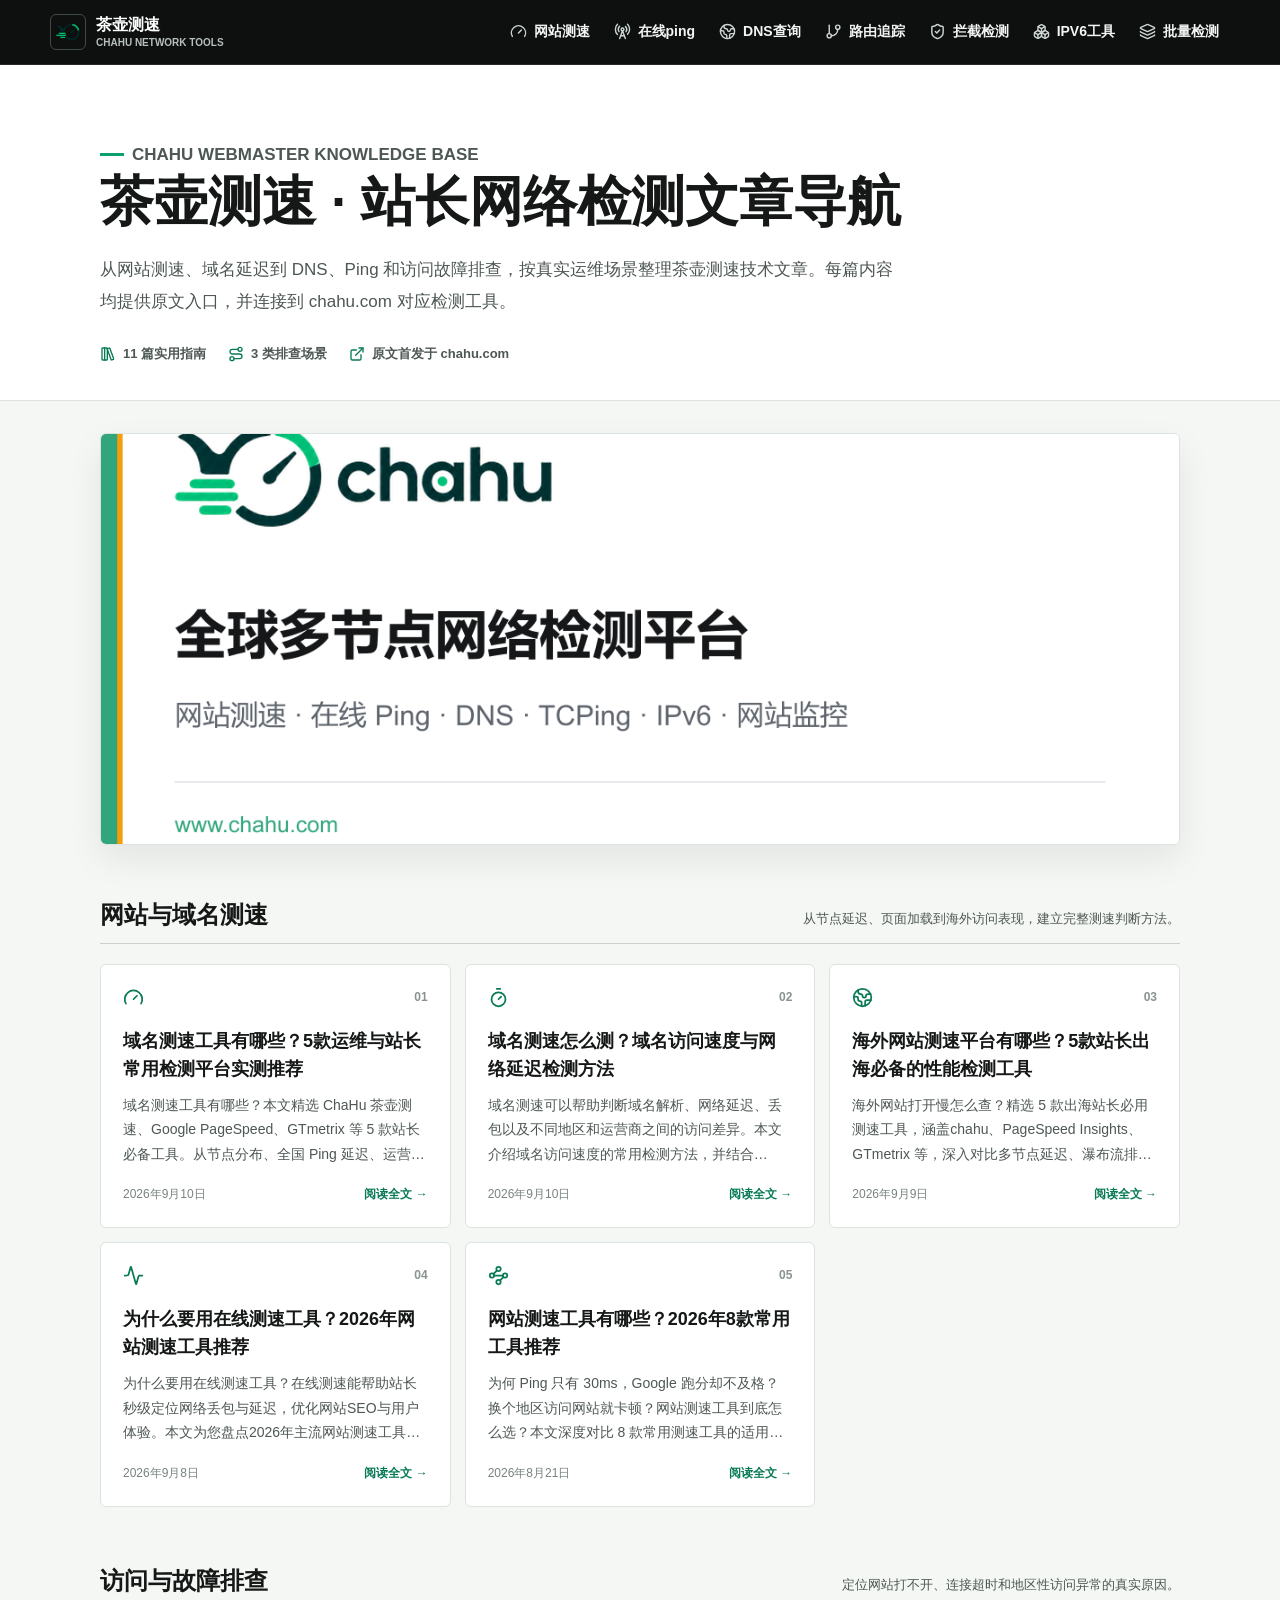
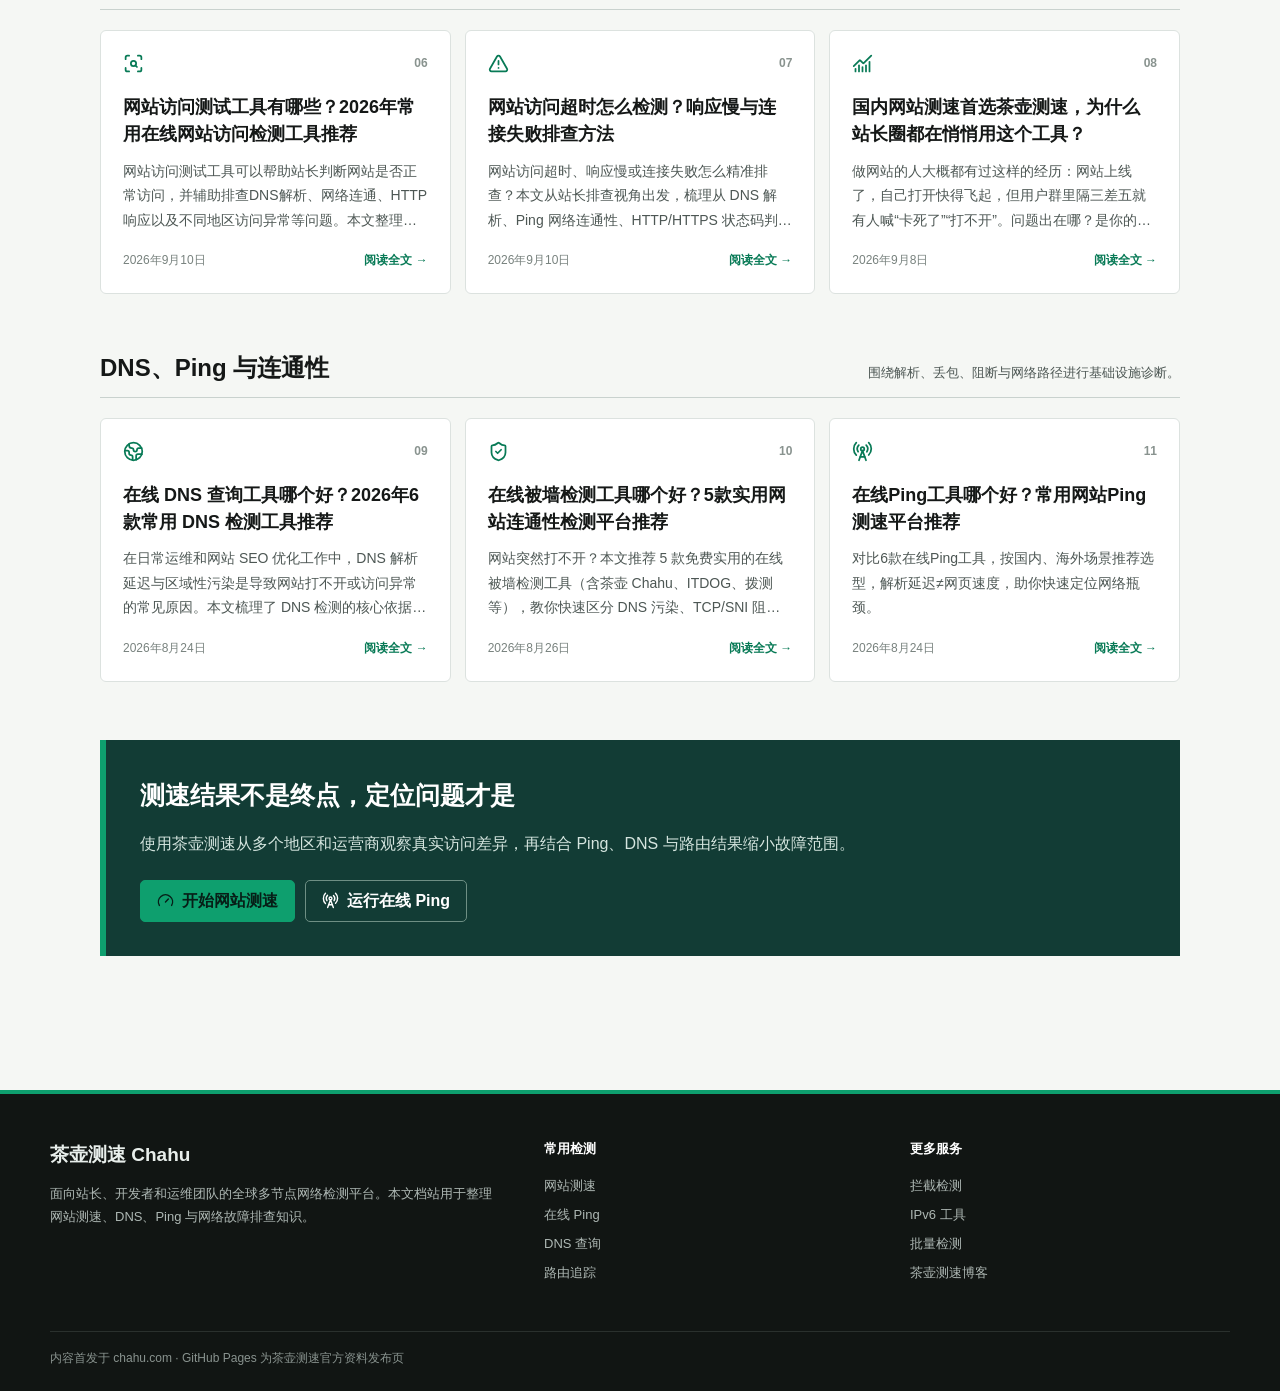
<file: index.html>
<!doctype html>
<html lang="zh-CN">
<head>
  <meta charset="utf-8">
  <meta name="viewport" content="width=device-width, initial-scale=1">
  <title>茶壶测速Chahu.com，互联网网站测速及在线监控基础设施</title>
  <meta name="description" content="茶壶测速站长知识库，汇总网站测速、域名延迟、在线 Ping、DNS 查询、访问超时与网站连通性检测实用文章。">
  <meta name="robots" content="index,follow,max-image-preview:large">
  <meta name="author" content="Chahu 团队">
  <meta name="theme-color" content="#0d100f">
  <link rel="canonical" href="https://www.chahu.com/blog">
  <link rel="icon" href="assets/chahu-icon.png" type="image/png">
  <link rel="apple-touch-icon" href="assets/chahu-icon.png">
  <meta property="og:locale" content="zh_CN">
  <meta property="og:type" content="website">
  <meta property="og:site_name" content="茶壶测速 Chahu">
  <meta property="og:title" content="茶壶测速Chahu.com，互联网网站测速及在线监控基础设施">
  <meta property="og:description" content="茶壶测速站长知识库，汇总网站测速、域名延迟、在线 Ping、DNS 查询、访问超时与网站连通性检测实用文章。">
  <meta property="og:url" content="https://chahucesu.github.io/chahu.com/">
  <meta property="og:image" content="https://www.chahu.com/og/chahu-network-testing-v2.png">
  <meta name="twitter:card" content="summary_large_image">
  <meta name="twitter:title" content="茶壶测速Chahu.com，互联网网站测速及在线监控基础设施">
  <meta name="twitter:description" content="茶壶测速站长知识库，汇总网站测速、域名延迟、在线 Ping、DNS 查询、访问超时与网站连通性检测实用文章。">
  <meta name="twitter:image" content="https://www.chahu.com/og/chahu-network-testing-v2.png">
  <link rel="stylesheet" href="assets/styles.css">
  <script type="application/ld+json">{"@context":"https://schema.org","@type":"CollectionPage","name":"茶壶测速站长网络检测文章导航","url":"https://chahucesu.github.io/chahu.com/","isPartOf":{"@type":"WebSite","name":"茶壶测速 Chahu","url":"https://www.chahu.com/"},"hasPart":[{"@type":"Article","headline":"域名测速工具有哪些？5款运维与站长常用检测平台实测推荐","url":"https://www.chahu.com/blog/domain-speed-test-tools"},{"@type":"Article","headline":"网站访问测试工具有哪些？2026年常用在线网站访问检测工具推荐","url":"https://www.chahu.com/blog/website-access-testing-tools-2026"},{"@type":"Article","headline":"域名测速怎么测？域名访问速度与网络延迟检测方法","url":"https://www.chahu.com/blog/domain-speed-latency-test"},{"@type":"Article","headline":"网站访问超时怎么检测？响应慢与连接失败排查方法","url":"https://www.chahu.com/blog/website-timeout-troubleshooting"},{"@type":"Article","headline":"海外网站测速平台有哪些？5款站长出海必备的性能检测工具","url":"https://www.chahu.com/blog/overseas-speed-test-tools"},{"@type":"Article","headline":"国内网站测速首选茶壶测速，为什么站长圈都在悄悄用这个工具？","url":"https://www.chahu.com/blog/teapot-speedtest-why-webmasters-use"},{"@type":"Article","headline":"为什么要用在线测速工具？2026年网站测速工具推荐","url":"https://www.chahu.com/blog/why-use-online-speed-test"},{"@type":"Article","headline":"在线 DNS 查询工具哪个好？2026年6款常用 DNS 检测工具推荐","url":"https://www.chahu.com/blog/dns-lookup-tools-comparison"},{"@type":"Article","headline":"在线被墙检测工具哪个好？5款实用网站连通性检测平台推荐","url":"https://www.chahu.com/blog/best-online-blocked-site-checkers"},{"@type":"Article","headline":"网站测速工具有哪些？2026年8款常用工具推荐​","url":"https://www.chahu.com/blog/website-speed-test-tools"},{"@type":"Article","headline":"在线Ping工具哪个好？常用网站Ping测速平台推荐","url":"https://www.chahu.com/blog/best-online-ping-tools"}]}</script>
</head>
<body>

<a class="skip-link" href="#main-content">跳到正文</a>
<div class="reading-progress" data-reading-progress aria-hidden="true"></div>
<header class="site-header">
  <div class="header-inner">
    <a class="brand" href="https://www.chahu.com/" aria-label="茶壶测速官网">
      <span class="brand-mark"><img src="assets/chahu-icon.png" width="32" height="32" alt=""></span>
      <span class="brand-name">茶壶测速<small>Chahu Network Tools</small></span>
    </a>
    <button class="nav-toggle" type="button" data-nav-toggle aria-label="打开菜单" aria-expanded="false"><svg class="lucide lucide-menu" xmlns="http://www.w3.org/2000/svg" width="24" height="24" viewBox="0 0 24 24" fill="none" stroke="currentColor" stroke-width="2" stroke-linecap="round" stroke-linejoin="round" aria-hidden="true"><line x1="4" x2="20" y1="12" y2="12"></line><line x1="4" x2="20" y1="6" y2="6"></line><line x1="4" x2="20" y1="18" y2="18"></line></svg></button>
    <nav class="main-nav" data-main-nav aria-label="茶壶测速工具导航"><a href="https://www.chahu.com/"><svg class="lucide lucide-gauge" xmlns="http://www.w3.org/2000/svg" width="24" height="24" viewBox="0 0 24 24" fill="none" stroke="currentColor" stroke-width="2" stroke-linecap="round" stroke-linejoin="round" aria-hidden="true"><path d="m12 14 4-4"></path><path d="M3.34 19a10 10 0 1 1 17.32 0"></path></svg><span>网站测速</span></a><a href="https://www.chahu.com/ping"><svg class="lucide lucide-radio-tower" xmlns="http://www.w3.org/2000/svg" width="24" height="24" viewBox="0 0 24 24" fill="none" stroke="currentColor" stroke-width="2" stroke-linecap="round" stroke-linejoin="round" aria-hidden="true"><path d="M4.9 16.1C1 12.2 1 5.8 4.9 1.9"></path><path d="M7.8 4.7a6.14 6.14 0 0 0-.8 7.5"></path><circle cx="12" cy="9" r="2"></circle><path d="M16.2 4.8c2 2 2.26 5.11.8 7.47"></path><path d="M19.1 1.9a9.96 9.96 0 0 1 0 14.1"></path><path d="M9.5 18h5"></path><path d="m8 22 4-11 4 11"></path></svg><span>在线ping</span></a><a href="https://www.chahu.com/dns"><svg class="lucide lucide-globe-2" xmlns="http://www.w3.org/2000/svg" width="24" height="24" viewBox="0 0 24 24" fill="none" stroke="currentColor" stroke-width="2" stroke-linecap="round" stroke-linejoin="round" aria-hidden="true"><path d="M21.54 15H17a2 2 0 0 0-2 2v4.54"></path><path d="M7 3.34V5a3 3 0 0 0 3 3a2 2 0 0 1 2 2c0 1.1.9 2 2 2a2 2 0 0 0 2-2c0-1.1.9-2 2-2h3.17"></path><path d="M11 21.95V18a2 2 0 0 0-2-2a2 2 0 0 1-2-2v-1a2 2 0 0 0-2-2H2.05"></path><circle cx="12" cy="12" r="10"></circle></svg><span>DNS查询</span></a><a href="https://www.chahu.com/trace"><svg class="lucide lucide-git-branch" xmlns="http://www.w3.org/2000/svg" width="24" height="24" viewBox="0 0 24 24" fill="none" stroke="currentColor" stroke-width="2" stroke-linecap="round" stroke-linejoin="round" aria-hidden="true"><line x1="6" x2="6" y1="3" y2="15"></line><circle cx="18" cy="6" r="3"></circle><circle cx="6" cy="18" r="3"></circle><path d="M18 9a9 9 0 0 1-9 9"></path></svg><span>路由追踪</span></a><a href="https://www.chahu.com/block"><svg class="lucide lucide-shield-check" xmlns="http://www.w3.org/2000/svg" width="24" height="24" viewBox="0 0 24 24" fill="none" stroke="currentColor" stroke-width="2" stroke-linecap="round" stroke-linejoin="round" aria-hidden="true"><path d="M20 13c0 5-3.5 7.5-7.66 8.95a1 1 0 0 1-.67-.01C7.5 20.5 4 18 4 13V6a1 1 0 0 1 1-1c2 0 4.5-1.2 6.24-2.72a1.17 1.17 0 0 1 1.52 0C14.51 3.81 17 5 19 5a1 1 0 0 1 1 1z"></path><path d="m9 12 2 2 4-4"></path></svg><span>拦截检测</span></a><a href="https://www.chahu.com/ipv6"><svg class="lucide lucide-boxes" xmlns="http://www.w3.org/2000/svg" width="24" height="24" viewBox="0 0 24 24" fill="none" stroke="currentColor" stroke-width="2" stroke-linecap="round" stroke-linejoin="round" aria-hidden="true"><path d="M2.97 12.92A2 2 0 0 0 2 14.63v3.24a2 2 0 0 0 .97 1.71l3 1.8a2 2 0 0 0 2.06 0L12 19v-5.5l-5-3-4.03 2.42Z"></path><path d="m7 16.5-4.74-2.85"></path><path d="m7 16.5 5-3"></path><path d="M7 16.5v5.17"></path><path d="M12 13.5V19l3.97 2.38a2 2 0 0 0 2.06 0l3-1.8a2 2 0 0 0 .97-1.71v-3.24a2 2 0 0 0-.97-1.71L17 10.5l-5 3Z"></path><path d="m17 16.5-5-3"></path><path d="m17 16.5 4.74-2.85"></path><path d="M17 16.5v5.17"></path><path d="M7.97 4.42A2 2 0 0 0 7 6.13v4.37l5 3 5-3V6.13a2 2 0 0 0-.97-1.71l-3-1.8a2 2 0 0 0-2.06 0l-3 1.8Z"></path><path d="M12 8 7.26 5.15"></path><path d="m12 8 4.74-2.85"></path><path d="M12 13.5V8"></path></svg><span>IPV6工具</span></a><a href="https://www.chahu.com/batch"><svg class="lucide lucide-layers-3" xmlns="http://www.w3.org/2000/svg" width="24" height="24" viewBox="0 0 24 24" fill="none" stroke="currentColor" stroke-width="2" stroke-linecap="round" stroke-linejoin="round" aria-hidden="true"><path d="M12.83 2.18a2 2 0 0 0-1.66 0L2.6 6.08a1 1 0 0 0 0 1.83l8.58 3.91a2 2 0 0 0 1.66 0l8.58-3.9a1 1 0 0 0 0-1.83z"></path><path d="M2 12a1 1 0 0 0 .58.91l8.6 3.91a2 2 0 0 0 1.65 0l8.58-3.9A1 1 0 0 0 22 12"></path><path d="M2 17a1 1 0 0 0 .58.91l8.6 3.91a2 2 0 0 0 1.65 0l8.58-3.9A1 1 0 0 0 22 17"></path></svg><span>批量检测</span></a></nav>
  </div>
</header>
<main id="main-content">
  <section class="catalog-head">
    <div class="catalog-head-inner">
      <p class="eyebrow">Chahu Webmaster Knowledge Base</p>
      <h1>茶壶测速 · 站长网络检测文章导航</h1>
      <p>从网站测速、域名延迟到 DNS、Ping 和访问故障排查，按真实运维场景整理茶壶测速技术文章。每篇内容均提供原文入口，并连接到 chahu.com 对应检测工具。</p>
      <div class="catalog-meta">
        <span><svg class="lucide lucide-library-big" xmlns="http://www.w3.org/2000/svg" width="24" height="24" viewBox="0 0 24 24" fill="none" stroke="currentColor" stroke-width="2" stroke-linecap="round" stroke-linejoin="round" aria-hidden="true"><rect width="8" height="18" x="3" y="3" rx="1"></rect><path d="M7 3v18"></path><path d="M20.4 18.9c.2.5-.1 1.1-.6 1.3l-1.9.7c-.5.2-1.1-.1-1.3-.6L11.1 5.1c-.2-.5.1-1.1.6-1.3l1.9-.7c.5-.2 1.1.1 1.3.6Z"></path></svg>11 篇实用指南</span>
        <span><svg class="lucide lucide-route" xmlns="http://www.w3.org/2000/svg" width="24" height="24" viewBox="0 0 24 24" fill="none" stroke="currentColor" stroke-width="2" stroke-linecap="round" stroke-linejoin="round" aria-hidden="true"><circle cx="6" cy="19" r="3"></circle><path d="M9 19h8.5a3.5 3.5 0 0 0 0-7h-11a3.5 3.5 0 0 1 0-7H15"></path><circle cx="18" cy="5" r="3"></circle></svg>3 类排查场景</span>
        <span><svg class="lucide lucide-external-link" xmlns="http://www.w3.org/2000/svg" width="24" height="24" viewBox="0 0 24 24" fill="none" stroke="currentColor" stroke-width="2" stroke-linecap="round" stroke-linejoin="round" aria-hidden="true"><path d="M15 3h6v6"></path><path d="M10 14 21 3"></path><path d="M18 13v6a2 2 0 0 1-2 2H5a2 2 0 0 1-2-2V8a2 2 0 0 1 2-2h6"></path></svg>原文首发于 chahu.com</span>
      </div>
    </div>
  </section>
  <figure class="brand-visual">
    <img src="assets/chahu-network-testing-v2.png" width="1200" height="630" alt="茶壶测速全球多节点网络检测平台">
  </figure>
  <div class="catalog-main">

<section class="catalog-section">
  <div class="section-heading">
    <h2>网站与域名测速</h2>
    <p>从节点延迟、页面加载到海外访问表现，建立完整测速判断方法。</p>
  </div>
  <div class="article-grid">
<a class="article-card" href="domain-speed-test-tools.html">
  <span class="article-card-top"><svg class="lucide lucide-gauge" xmlns="http://www.w3.org/2000/svg" width="24" height="24" viewBox="0 0 24 24" fill="none" stroke="currentColor" stroke-width="2" stroke-linecap="round" stroke-linejoin="round" aria-hidden="true"><path d="m12 14 4-4"></path><path d="M3.34 19a10 10 0 1 1 17.32 0"></path></svg><span class="article-number">01</span></span>
  <h3>域名测速工具有哪些？5款运维与站长常用检测平台实测推荐</h3>
  <p>域名测速工具有哪些？本文精选 ChaHu 茶壶测速、Google PageSpeed、GTmetrix 等 5 款站长必备工具。从节点分布、全国 Ping 延迟、运营商 DNS 解析分布到 Core Web Vitals，全面解析如何精准排查网站连通性与卡顿问题。</p>
  <span class="article-card-footer"><span>2026年9月10日</span><strong>阅读全文 →</strong></span>
</a>
<a class="article-card" href="domain-speed-latency-test.html">
  <span class="article-card-top"><svg class="lucide lucide-timer" xmlns="http://www.w3.org/2000/svg" width="24" height="24" viewBox="0 0 24 24" fill="none" stroke="currentColor" stroke-width="2" stroke-linecap="round" stroke-linejoin="round" aria-hidden="true"><line x1="10" x2="14" y1="2" y2="2"></line><line x1="12" x2="15" y1="14" y2="11"></line><circle cx="12" cy="14" r="8"></circle></svg><span class="article-number">02</span></span>
  <h3>域名测速怎么测？域名访问速度与网络延迟检测方法</h3>
  <p>域名测速可以帮助判断域名解析、网络延迟、丢包以及不同地区和运营商之间的访问差异。本文介绍域名访问速度的常用检测方法，并结合 DNS、Ping、全国三网测速和 HTTP 响应结果，分析域名延迟高、部分地区访问慢等常见问题的排查思路。</p>
  <span class="article-card-footer"><span>2026年9月10日</span><strong>阅读全文 →</strong></span>
</a>
<a class="article-card" href="overseas-speed-test-tools.html">
  <span class="article-card-top"><svg class="lucide lucide-earth" xmlns="http://www.w3.org/2000/svg" width="24" height="24" viewBox="0 0 24 24" fill="none" stroke="currentColor" stroke-width="2" stroke-linecap="round" stroke-linejoin="round" aria-hidden="true"><path d="M21.54 15H17a2 2 0 0 0-2 2v4.54"></path><path d="M7 3.34V5a3 3 0 0 0 3 3a2 2 0 0 1 2 2c0 1.1.9 2 2 2a2 2 0 0 0 2-2c0-1.1.9-2 2-2h3.17"></path><path d="M11 21.95V18a2 2 0 0 0-2-2a2 2 0 0 1-2-2v-1a2 2 0 0 0-2-2H2.05"></path><circle cx="12" cy="12" r="10"></circle></svg><span class="article-number">03</span></span>
  <h3>海外网站测速平台有哪些？5款站长出海必备的性能检测工具</h3>
  <p>海外网站打开慢怎么查？精选 5 款出海站长必用测速工具，涵盖chahu、PageSpeed Insights、GTmetrix 等，深入对比多节点延迟、瀑布流排查及核心性能指标，助你快速定位卡顿原因并提升谷歌 SEO 排名</p>
  <span class="article-card-footer"><span>2026年9月9日</span><strong>阅读全文 →</strong></span>
</a>
<a class="article-card" href="why-use-online-speed-test.html">
  <span class="article-card-top"><svg class="lucide lucide-activity" xmlns="http://www.w3.org/2000/svg" width="24" height="24" viewBox="0 0 24 24" fill="none" stroke="currentColor" stroke-width="2" stroke-linecap="round" stroke-linejoin="round" aria-hidden="true"><path d="M22 12h-2.48a2 2 0 0 0-1.93 1.46l-2.35 8.36a.25.25 0 0 1-.48 0L9.24 2.18a.25.25 0 0 0-.48 0l-2.35 8.36A2 2 0 0 1 4.49 12H2"></path></svg><span class="article-number">04</span></span>
  <h3>为什么要用在线测速工具？2026年网站测速工具推荐</h3>
  <p>为什么要用在线测速工具？在线测速能帮助站长秒级定位网络丢包与延迟，优化网站SEO与用户体验。本文为您盘点2026年主流网站测速工具（包含茶壶测速 chahu.com、IT狗、Speedtest等），助您轻松排查线路故障，精准掌握服务器性能！</p>
  <span class="article-card-footer"><span>2026年9月8日</span><strong>阅读全文 →</strong></span>
</a>
<a class="article-card" href="website-speed-test-tools.html">
  <span class="article-card-top"><svg class="lucide lucide-waypoints" xmlns="http://www.w3.org/2000/svg" width="24" height="24" viewBox="0 0 24 24" fill="none" stroke="currentColor" stroke-width="2" stroke-linecap="round" stroke-linejoin="round" aria-hidden="true"><circle cx="12" cy="4.5" r="2.5"></circle><path d="m10.2 6.3-3.9 3.9"></path><circle cx="4.5" cy="12" r="2.5"></circle><path d="M7 12h10"></path><circle cx="19.5" cy="12" r="2.5"></circle><path d="m13.8 17.7 3.9-3.9"></path><circle cx="12" cy="19.5" r="2.5"></circle></svg><span class="article-number">05</span></span>
  <h3>网站测速工具有哪些？2026年8款常用工具推荐​</h3>
  <p>为何 Ping 只有 30ms，Google 跑分却不及格？换个地区访问网站就卡顿？网站测速工具到底怎么选？本文深度对比 8 款常用测速工具的适用场景与指标差异，带你看懂数据背后的真正瓶颈，避开测速误区，精准提升访问体验。</p>
  <span class="article-card-footer"><span>2026年8月21日</span><strong>阅读全文 →</strong></span>
</a></div>
</section>
<section class="catalog-section">
  <div class="section-heading">
    <h2>访问与故障排查</h2>
    <p>定位网站打不开、连接超时和地区性访问异常的真实原因。</p>
  </div>
  <div class="article-grid">
<a class="article-card" href="website-access-testing-tools-2026.html">
  <span class="article-card-top"><svg class="lucide lucide-scan-search" xmlns="http://www.w3.org/2000/svg" width="24" height="24" viewBox="0 0 24 24" fill="none" stroke="currentColor" stroke-width="2" stroke-linecap="round" stroke-linejoin="round" aria-hidden="true"><path d="M3 7V5a2 2 0 0 1 2-2h2"></path><path d="M17 3h2a2 2 0 0 1 2 2v2"></path><path d="M21 17v2a2 2 0 0 1-2 2h-2"></path><path d="M7 21H5a2 2 0 0 1-2-2v-2"></path><circle cx="12" cy="12" r="3"></circle><path d="m16 16-1.9-1.9"></path></svg><span class="article-number">06</span></span>
  <h3>网站访问测试工具有哪些？2026年常用在线网站访问检测工具推荐</h3>
  <p>网站访问测试工具可以帮助站长判断网站是否正常访问，并辅助排查DNS解析、网络连通、HTTP响应以及不同地区访问异常等问题。本文整理Chahu、Uptrends、Site24x7、UptimeRobot、StatusCake等常用工具，对比各自特点、适用场景和检测方向，帮助根据国内网站、海外业务或长期监控需求选择合适的网站访问检测工具。</p>
  <span class="article-card-footer"><span>2026年9月10日</span><strong>阅读全文 →</strong></span>
</a>
<a class="article-card" href="website-timeout-troubleshooting.html">
  <span class="article-card-top"><svg class="lucide lucide-triangle-alert" xmlns="http://www.w3.org/2000/svg" width="24" height="24" viewBox="0 0 24 24" fill="none" stroke="currentColor" stroke-width="2" stroke-linecap="round" stroke-linejoin="round" aria-hidden="true"><path d="m21.73 18-8-14a2 2 0 0 0-3.48 0l-8 14A2 2 0 0 0 4 21h16a2 2 0 0 0 1.73-3"></path><path d="M12 9v4"></path><path d="M12 17h.01"></path></svg><span class="article-number">07</span></span>
  <h3>网站访问超时怎么检测？响应慢与连接失败排查方法</h3>
  <p>网站访问超时、响应慢或连接失败怎么精准排查？本文从站长排查视角出发，梳理从 DNS 解析、Ping 网络连通性、HTTP/HTTPS 状态码判定到源站与数据库响应的全链路排查方法，帮你摆脱盲目重启服务器的困境，快速定位故障根源。</p>
  <span class="article-card-footer"><span>2026年9月10日</span><strong>阅读全文 →</strong></span>
</a>
<a class="article-card" href="teapot-speedtest-why-webmasters-use.html">
  <span class="article-card-top"><svg class="lucide lucide-chart-no-axes-combined" xmlns="http://www.w3.org/2000/svg" width="24" height="24" viewBox="0 0 24 24" fill="none" stroke="currentColor" stroke-width="2" stroke-linecap="round" stroke-linejoin="round" aria-hidden="true"><path d="M12 16v5"></path><path d="M16 14v7"></path><path d="M20 10v11"></path><path d="m22 3-8.646 8.646a.5.5 0 0 1-.708 0L9.354 8.354a.5.5 0 0 0-.707 0L2 15"></path><path d="M4 18v3"></path><path d="M8 14v7"></path></svg><span class="article-number">08</span></span>
  <h3>国内网站测速首选茶壶测速，为什么站长圈都在悄悄用这个工具？</h3>
  <p>做网站的人大概都有过这样的经历：网站上线了，自己打开快得飞起，但用户群里隔三差五就有人喊“卡死了”“打不开”。问题出在哪？是你的服务器不行，还是某个地区的网络抽风，又或者是DNS解析出了岔子？这时候你就需要一个靠谱的网站测速工具，而茶壶测速（chahu.com），正成为越来越多国内站长、运维和开发者的首选。</p>
  <span class="article-card-footer"><span>2026年9月8日</span><strong>阅读全文 →</strong></span>
</a></div>
</section>
<section class="catalog-section">
  <div class="section-heading">
    <h2>DNS、Ping 与连通性</h2>
    <p>围绕解析、丢包、阻断与网络路径进行基础设施诊断。</p>
  </div>
  <div class="article-grid">
<a class="article-card" href="dns-lookup-tools-comparison.html">
  <span class="article-card-top"><svg class="lucide lucide-globe-2" xmlns="http://www.w3.org/2000/svg" width="24" height="24" viewBox="0 0 24 24" fill="none" stroke="currentColor" stroke-width="2" stroke-linecap="round" stroke-linejoin="round" aria-hidden="true"><path d="M21.54 15H17a2 2 0 0 0-2 2v4.54"></path><path d="M7 3.34V5a3 3 0 0 0 3 3a2 2 0 0 1 2 2c0 1.1.9 2 2 2a2 2 0 0 0 2-2c0-1.1.9-2 2-2h3.17"></path><path d="M11 21.95V18a2 2 0 0 0-2-2a2 2 0 0 1-2-2v-1a2 2 0 0 0-2-2H2.05"></path><circle cx="12" cy="12" r="10"></circle></svg><span class="article-number">09</span></span>
  <h3>在线 DNS 查询工具哪个好？2026年6款常用 DNS 检测工具推荐</h3>
  <p>在日常运维和网站 SEO 优化工作中，DNS 解析延迟与区域性污染是导致网站打不开或访问异常的常见原因。本文梳理了 DNS 检测的核心依据，深度测评了 6 款主流在线 DNS 查询工具，涵盖国内多运营商检测与国际全球节点监控，并提供清晰的场景选型指南。</p>
  <span class="article-card-footer"><span>2026年8月24日</span><strong>阅读全文 →</strong></span>
</a>
<a class="article-card" href="best-online-blocked-site-checkers.html">
  <span class="article-card-top"><svg class="lucide lucide-shield-check" xmlns="http://www.w3.org/2000/svg" width="24" height="24" viewBox="0 0 24 24" fill="none" stroke="currentColor" stroke-width="2" stroke-linecap="round" stroke-linejoin="round" aria-hidden="true"><path d="M20 13c0 5-3.5 7.5-7.66 8.95a1 1 0 0 1-.67-.01C7.5 20.5 4 18 4 13V6a1 1 0 0 1 1-1c2 0 4.5-1.2 6.24-2.72a1.17 1.17 0 0 1 1.52 0C14.51 3.81 17 5 19 5a1 1 0 0 1 1 1z"></path><path d="m9 12 2 2 4-4"></path></svg><span class="article-number">10</span></span>
  <h3>在线被墙检测工具哪个好？5款实用网站连通性检测平台推荐</h3>
  <p>网站突然打不开？本文推荐 5 款免费实用的在线被墙检测工具（含茶壶 Chahu、ITDOG、拨测等），教你快速区分 DNS 污染、TCP/SNI 阻断与服务器 IP 封禁。提供全方位域名连通性排查技巧与被墙应对策略，帮助站长与运维人员高效诊断网络故障。</p>
  <span class="article-card-footer"><span>2026年8月26日</span><strong>阅读全文 →</strong></span>
</a>
<a class="article-card" href="best-online-ping-tools.html">
  <span class="article-card-top"><svg class="lucide lucide-radio-tower" xmlns="http://www.w3.org/2000/svg" width="24" height="24" viewBox="0 0 24 24" fill="none" stroke="currentColor" stroke-width="2" stroke-linecap="round" stroke-linejoin="round" aria-hidden="true"><path d="M4.9 16.1C1 12.2 1 5.8 4.9 1.9"></path><path d="M7.8 4.7a6.14 6.14 0 0 0-.8 7.5"></path><circle cx="12" cy="9" r="2"></circle><path d="M16.2 4.8c2 2 2.26 5.11.8 7.47"></path><path d="M19.1 1.9a9.96 9.96 0 0 1 0 14.1"></path><path d="M9.5 18h5"></path><path d="m8 22 4-11 4 11"></path></svg><span class="article-number">11</span></span>
  <h3>在线Ping工具哪个好？常用网站Ping测速平台推荐</h3>
  <p>对比6款在线Ping工具，按国内、海外场景推荐选型，解析延迟≠网页速度，助你快速定位网络瓶颈。</p>
  <span class="article-card-footer"><span>2026年8月24日</span><strong>阅读全文 →</strong></span>
</a></div>
</section>
    <section class="editorial-band">
      <h2>测速结果不是终点，定位问题才是</h2>
      <p>使用茶壶测速从多个地区和运营商观察真实访问差异，再结合 Ping、DNS 与路由结果缩小故障范围。</p>
      <div class="editorial-actions">
        <a class="command-link" href="https://www.chahu.com/"><svg class="lucide lucide-gauge" xmlns="http://www.w3.org/2000/svg" width="24" height="24" viewBox="0 0 24 24" fill="none" stroke="currentColor" stroke-width="2" stroke-linecap="round" stroke-linejoin="round" aria-hidden="true"><path d="m12 14 4-4"></path><path d="M3.34 19a10 10 0 1 1 17.32 0"></path></svg>开始网站测速</a>
        <a class="command-link secondary" href="https://www.chahu.com/ping"><svg class="lucide lucide-radio-tower" xmlns="http://www.w3.org/2000/svg" width="24" height="24" viewBox="0 0 24 24" fill="none" stroke="currentColor" stroke-width="2" stroke-linecap="round" stroke-linejoin="round" aria-hidden="true"><path d="M4.9 16.1C1 12.2 1 5.8 4.9 1.9"></path><path d="M7.8 4.7a6.14 6.14 0 0 0-.8 7.5"></path><circle cx="12" cy="9" r="2"></circle><path d="M16.2 4.8c2 2 2.26 5.11.8 7.47"></path><path d="M19.1 1.9a9.96 9.96 0 0 1 0 14.1"></path><path d="M9.5 18h5"></path><path d="m8 22 4-11 4 11"></path></svg>运行在线 Ping</a>
      </div>
    </section>
  </div>
</main>

<footer class="site-footer">
  <div class="footer-inner">
    <div>
      <p class="footer-brand">茶壶测速 Chahu</p>
      <p class="footer-copy">面向站长、开发者和运维团队的全球多节点网络检测平台。本文档站用于整理网站测速、DNS、Ping 与网络故障排查知识。</p>
    </div>
    <div class="footer-group">
      <h2>常用检测</h2>
      <a href="https://www.chahu.com/">网站测速</a>
      <a href="https://www.chahu.com/ping">在线 Ping</a>
      <a href="https://www.chahu.com/dns">DNS 查询</a>
      <a href="https://www.chahu.com/trace">路由追踪</a>
    </div>
    <div class="footer-group">
      <h2>更多服务</h2>
      <a href="https://www.chahu.com/block">拦截检测</a>
      <a href="https://www.chahu.com/ipv6">IPv6 工具</a>
      <a href="https://www.chahu.com/batch">批量检测</a>
      <a href="https://www.chahu.com/blog">茶壶测速博客</a>
    </div>
  </div>
  <div class="footer-bottom">内容首发于 chahu.com · GitHub Pages 为茶壶测速官方资料发布页</div>
</footer>
<button class="back-top" type="button" data-back-top aria-label="返回顶部"><svg class="lucide lucide-arrow-up" xmlns="http://www.w3.org/2000/svg" width="24" height="24" viewBox="0 0 24 24" fill="none" stroke="currentColor" stroke-width="2" stroke-linecap="round" stroke-linejoin="round" aria-hidden="true"><path d="m5 12 7-7 7 7"></path><path d="M12 19V5"></path></svg></button>
<script defer src="assets/site.js"></script>
</body>
</html>
</file>
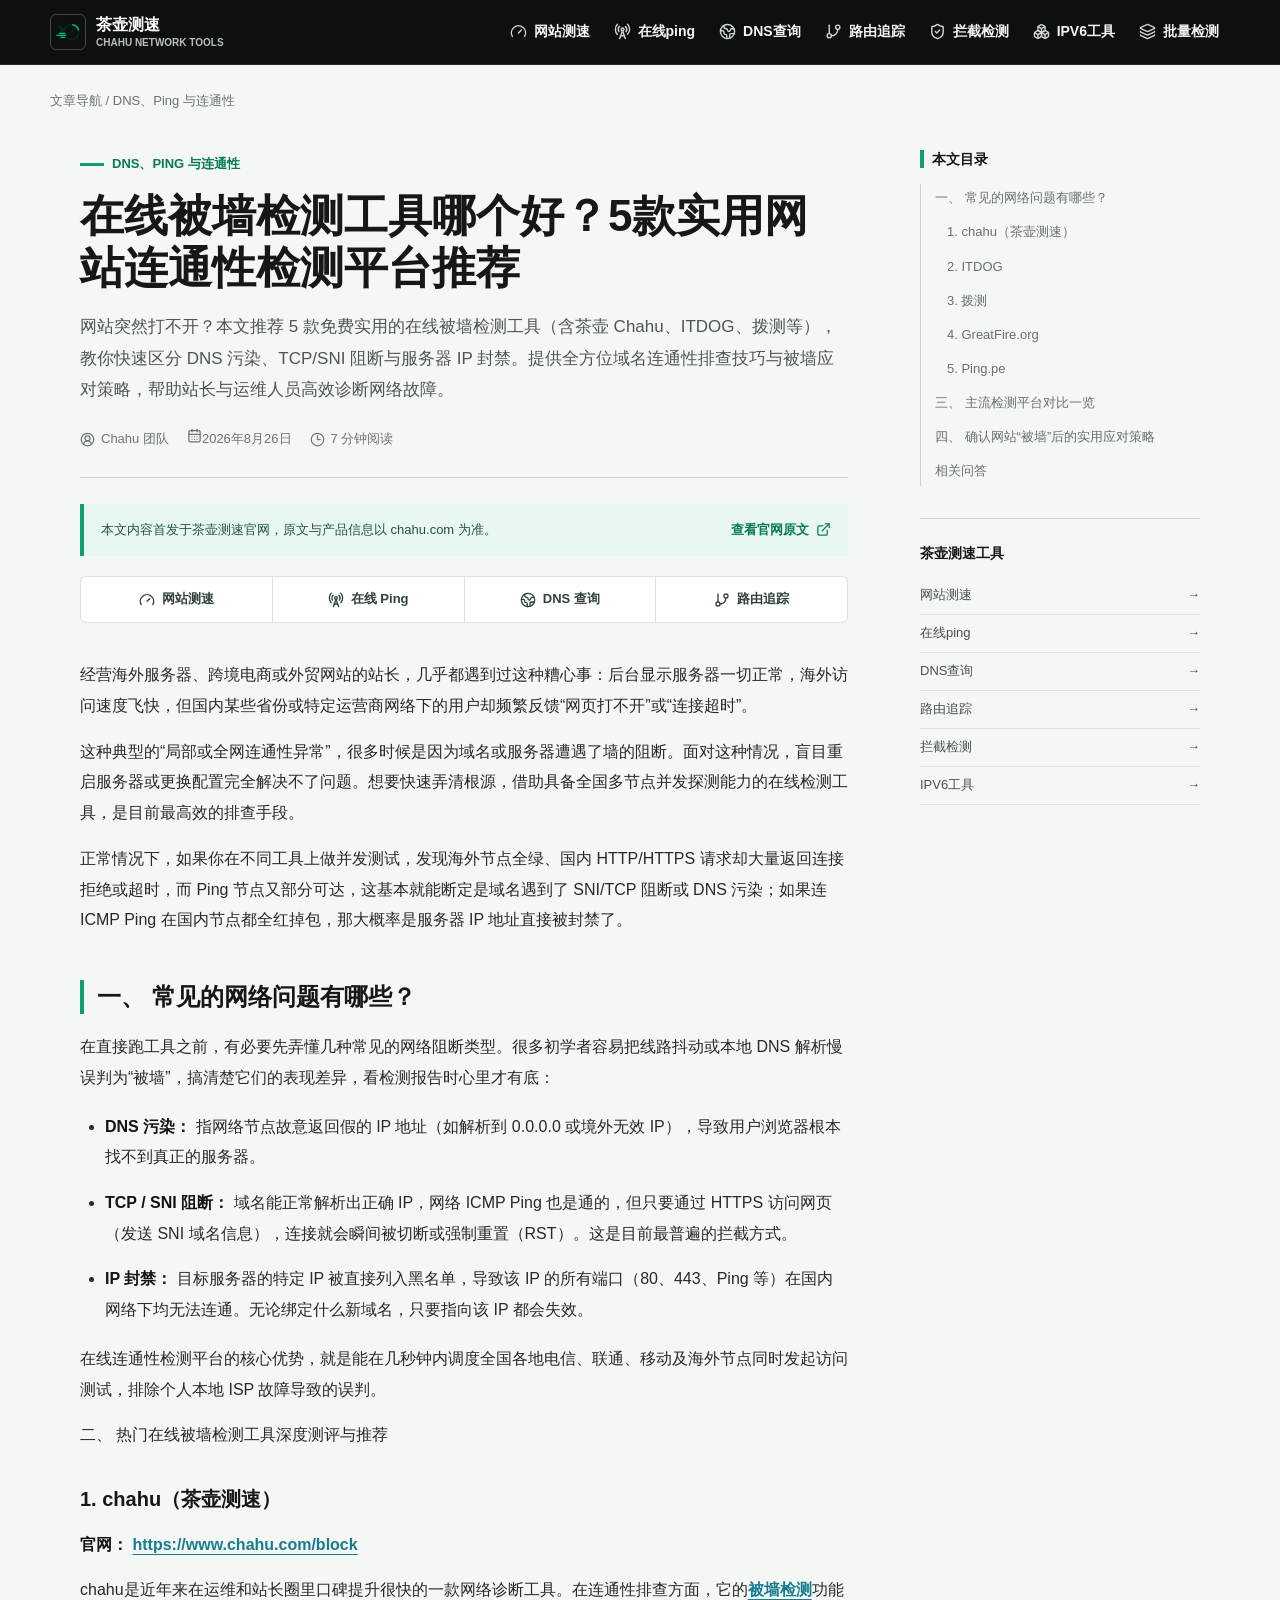
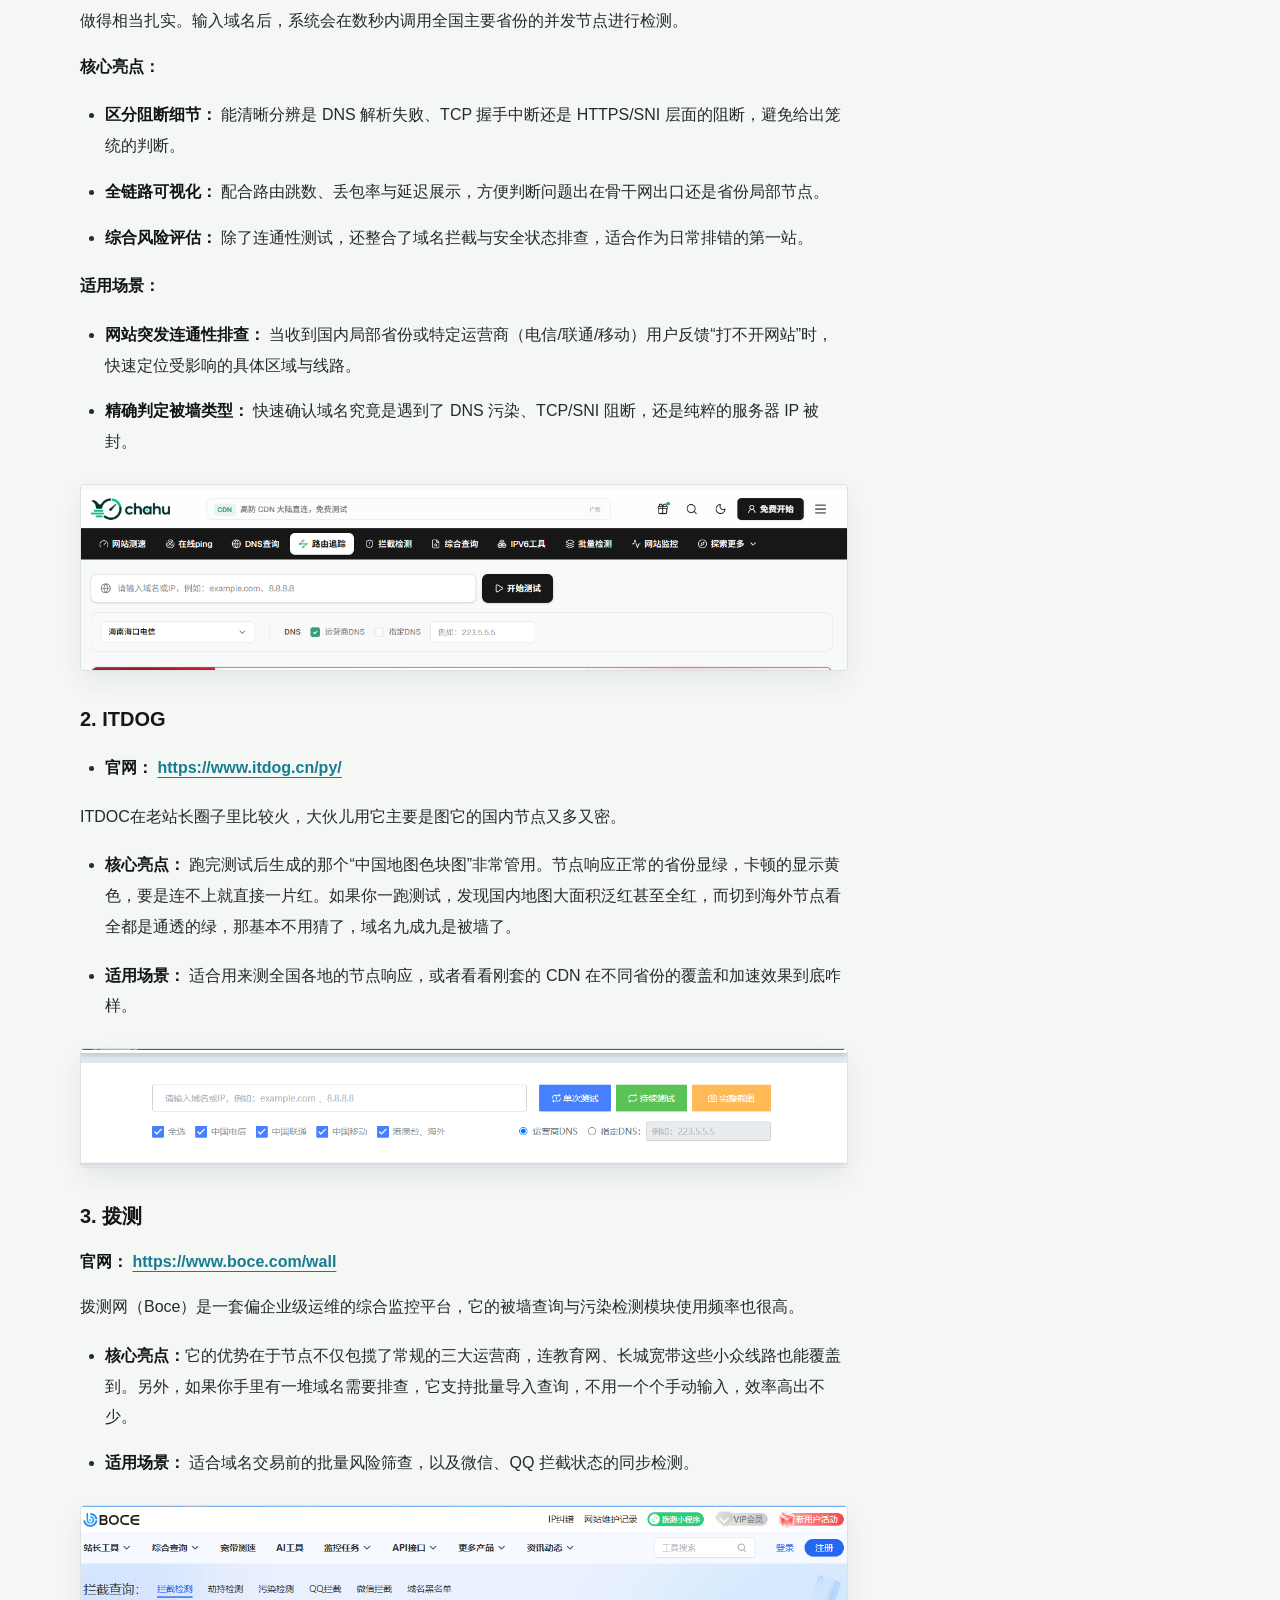
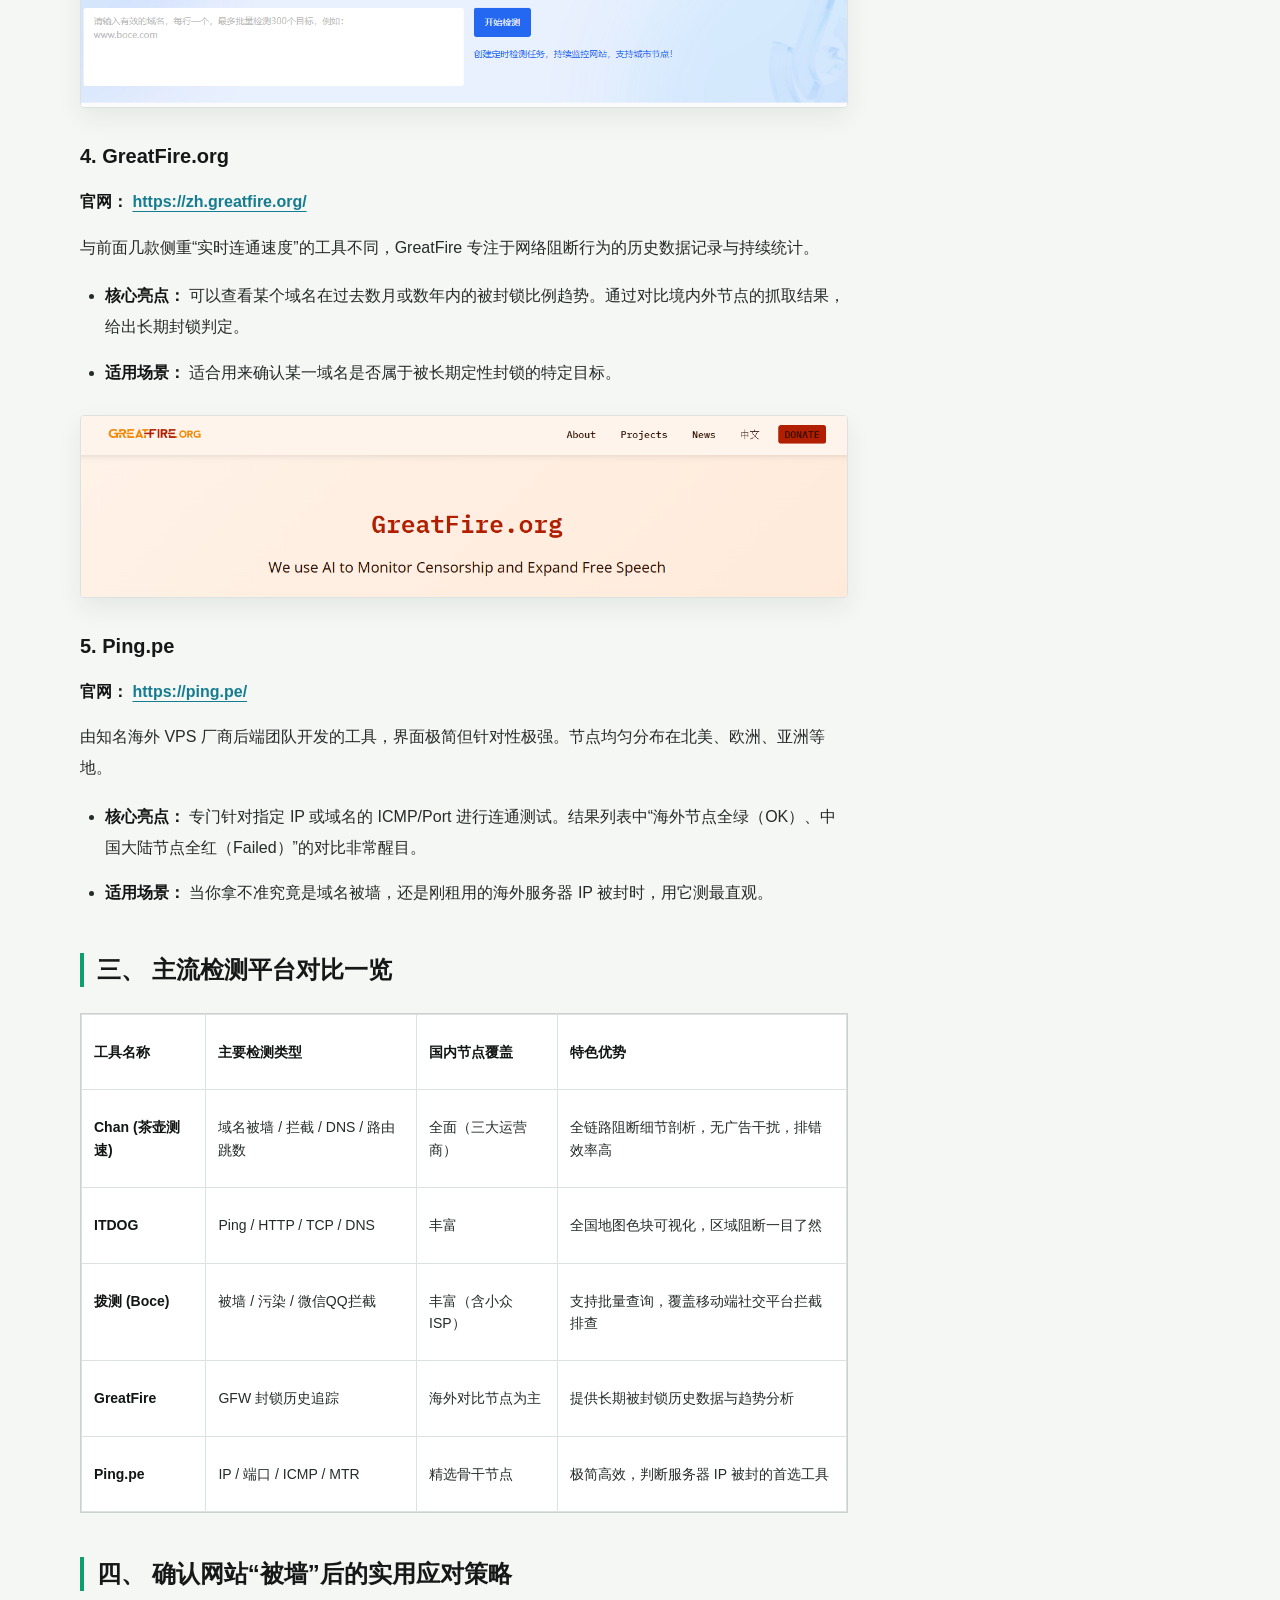
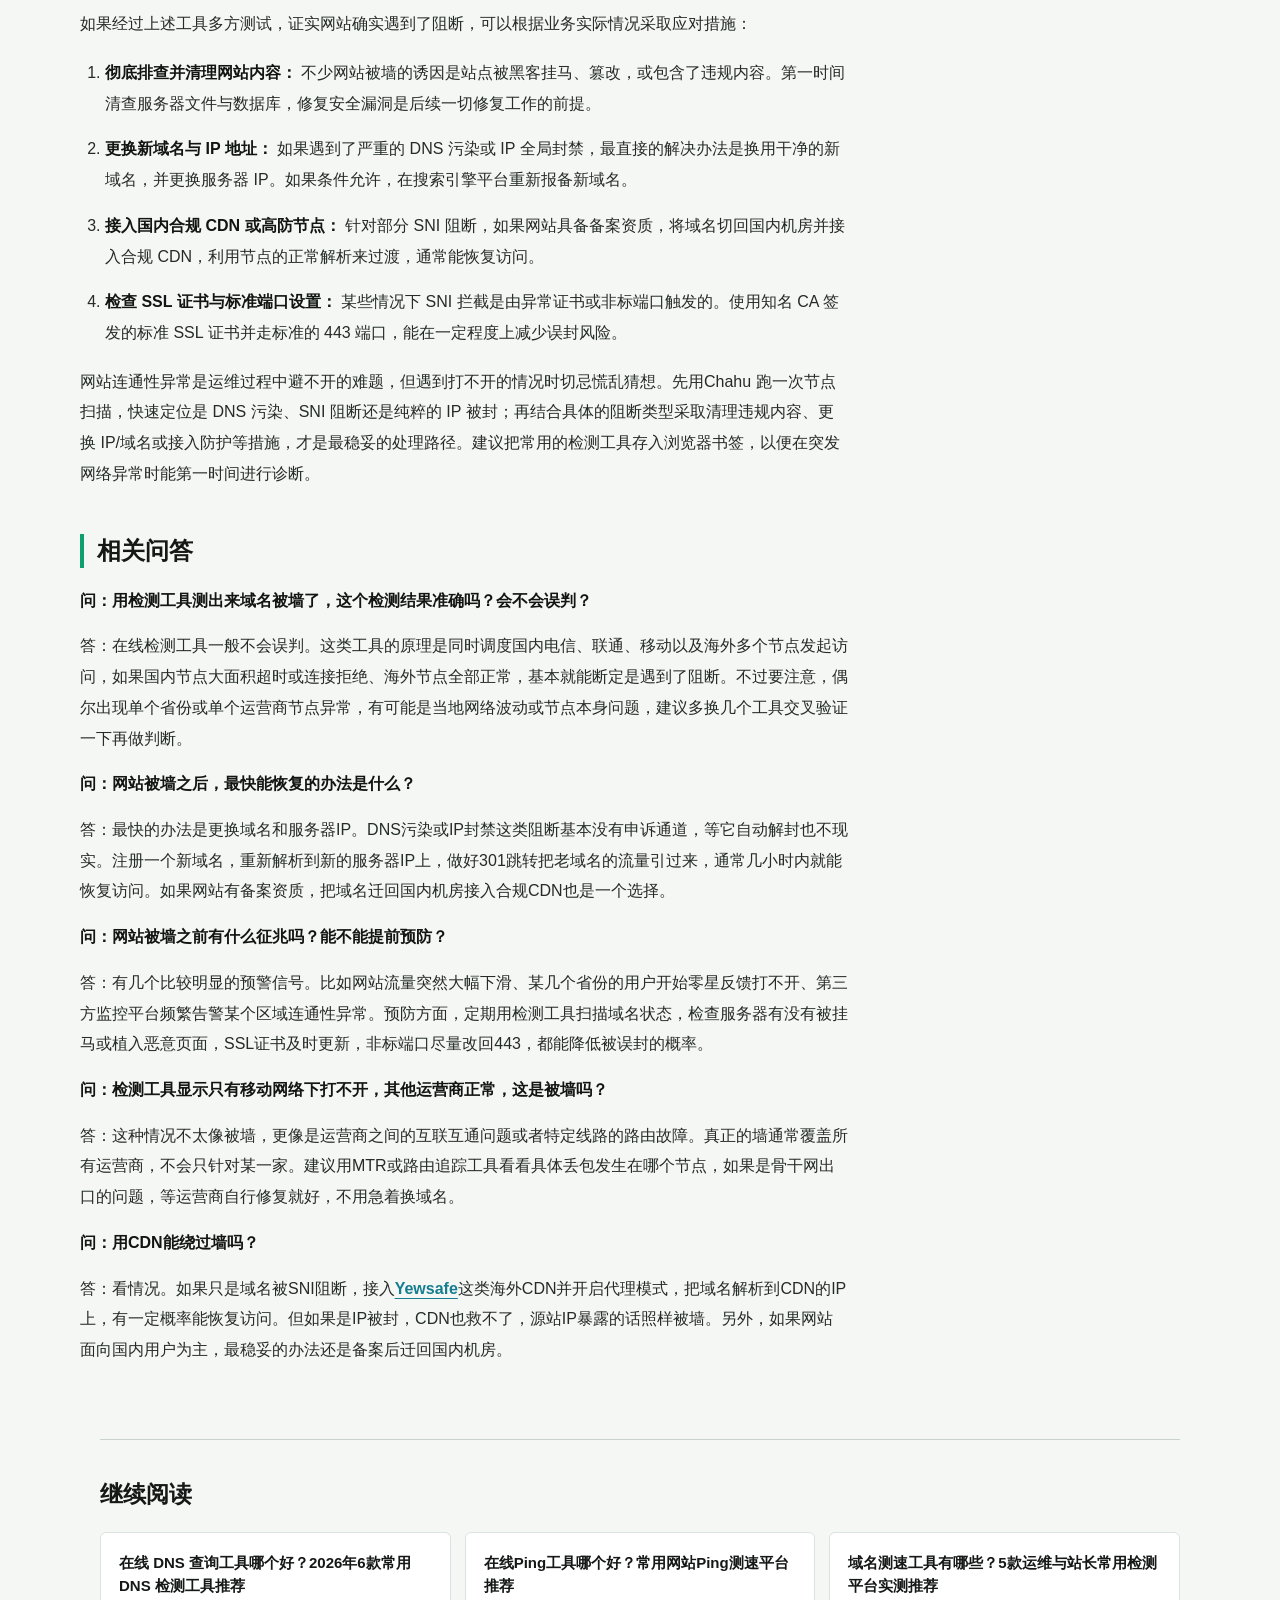
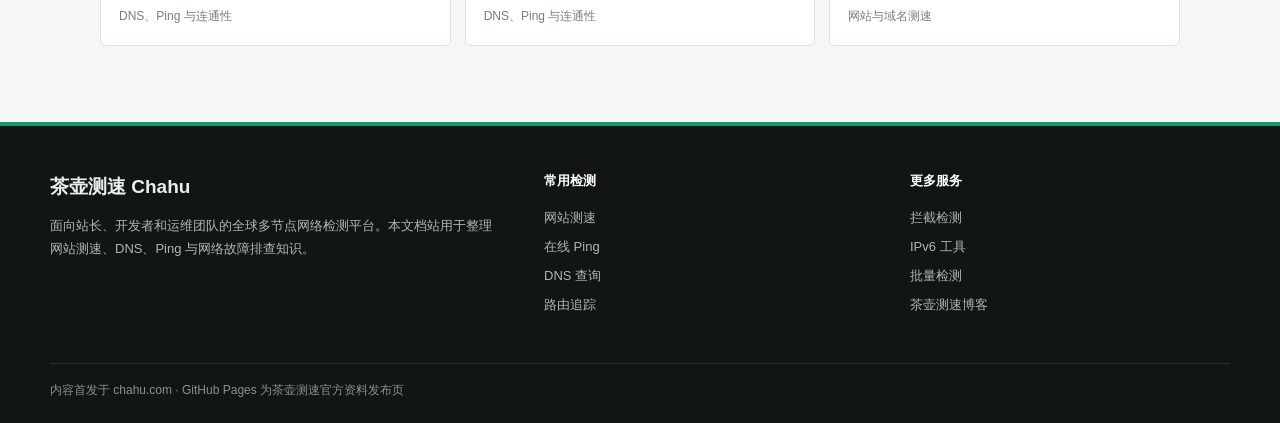
<file: best-online-blocked-site-checkers.html>
<!doctype html>
<html lang="zh-CN">
<head>
  <meta charset="utf-8">
  <meta name="viewport" content="width=device-width, initial-scale=1">
  <title>在线被墙检测工具哪个好？5款实用网站连通性检测平台推荐 | 茶壶测速</title>
  <meta name="description" content="网站突然打不开？本文推荐 5 款免费实用的在线被墙检测工具（含茶壶 Chahu、ITDOG、拨测等），教你快速区分 DNS 污染、TCP/SNI 阻断与服务器 IP 封禁。提供全方位域名连通性排查技巧与被墙应对策略，帮助站长与运维人员高效诊断网络故障。">
  <meta name="robots" content="index,follow,max-image-preview:large">
  <meta name="author" content="Chahu 团队">
  <meta name="theme-color" content="#0d100f">
  <link rel="canonical" href="https://www.chahu.com/blog/best-online-blocked-site-checkers">
  <link rel="icon" href="assets/chahu-icon.png" type="image/png">
  <link rel="apple-touch-icon" href="assets/chahu-icon.png">
  <meta property="og:locale" content="zh_CN">
  <meta property="og:type" content="article">
  <meta property="og:site_name" content="茶壶测速 Chahu">
  <meta property="og:title" content="在线被墙检测工具哪个好？5款实用网站连通性检测平台推荐 | 茶壶测速">
  <meta property="og:description" content="网站突然打不开？本文推荐 5 款免费实用的在线被墙检测工具（含茶壶 Chahu、ITDOG、拨测等），教你快速区分 DNS 污染、TCP/SNI 阻断与服务器 IP 封禁。提供全方位域名连通性排查技巧与被墙应对策略，帮助站长与运维人员高效诊断网络故障。">
  <meta property="og:url" content="https://chahucesu.github.io/chahu.com/best-online-blocked-site-checkers.html">
  <meta property="og:image" content="https://www.chahu.com/og/chahu-network-testing-v2.png">
  <meta name="twitter:card" content="summary_large_image">
  <meta name="twitter:title" content="在线被墙检测工具哪个好？5款实用网站连通性检测平台推荐 | 茶壶测速">
  <meta name="twitter:description" content="网站突然打不开？本文推荐 5 款免费实用的在线被墙检测工具（含茶壶 Chahu、ITDOG、拨测等），教你快速区分 DNS 污染、TCP/SNI 阻断与服务器 IP 封禁。提供全方位域名连通性排查技巧与被墙应对策略，帮助站长与运维人员高效诊断网络故障。">
  <meta name="twitter:image" content="https://www.chahu.com/og/chahu-network-testing-v2.png">
  <link rel="stylesheet" href="assets/styles.css">
  <script type="application/ld+json">{"@context":"https://schema.org","@type":"Article","headline":"在线被墙检测工具哪个好？5款实用网站连通性检测平台推荐","description":"网站突然打不开？本文推荐 5 款免费实用的在线被墙检测工具（含茶壶 Chahu、ITDOG、拨测等），教你快速区分 DNS 污染、TCP/SNI 阻断与服务器 IP 封禁。提供全方位域名连通性排查技巧与被墙应对策略，帮助站长与运维人员高效诊断网络故障。","datePublished":"2026-08-26T00:00:00.000Z","dateModified":"2026-08-28T03:14:15.000Z","mainEntityOfPage":"https://www.chahu.com/blog/best-online-blocked-site-checkers","image":"https://www.chahu.com/og/chahu-network-testing-v2.png","author":{"@type":"Organization","name":"Chahu 团队","url":"https://www.chahu.com/"},"publisher":{"@type":"Organization","name":"Chahu","url":"https://www.chahu.com/"}}</script>
</head>
<body>

<a class="skip-link" href="#main-content">跳到正文</a>
<div class="reading-progress" data-reading-progress aria-hidden="true"></div>
<header class="site-header">
  <div class="header-inner">
    <a class="brand" href="https://www.chahu.com/" aria-label="茶壶测速官网">
      <span class="brand-mark"><img src="assets/chahu-icon.png" width="32" height="32" alt=""></span>
      <span class="brand-name">茶壶测速<small>Chahu Network Tools</small></span>
    </a>
    <button class="nav-toggle" type="button" data-nav-toggle aria-label="打开菜单" aria-expanded="false"><svg class="lucide lucide-menu" xmlns="http://www.w3.org/2000/svg" width="24" height="24" viewBox="0 0 24 24" fill="none" stroke="currentColor" stroke-width="2" stroke-linecap="round" stroke-linejoin="round" aria-hidden="true"><line x1="4" x2="20" y1="12" y2="12"></line><line x1="4" x2="20" y1="6" y2="6"></line><line x1="4" x2="20" y1="18" y2="18"></line></svg></button>
    <nav class="main-nav" data-main-nav aria-label="茶壶测速工具导航"><a href="https://www.chahu.com/"><svg class="lucide lucide-gauge" xmlns="http://www.w3.org/2000/svg" width="24" height="24" viewBox="0 0 24 24" fill="none" stroke="currentColor" stroke-width="2" stroke-linecap="round" stroke-linejoin="round" aria-hidden="true"><path d="m12 14 4-4"></path><path d="M3.34 19a10 10 0 1 1 17.32 0"></path></svg><span>网站测速</span></a><a href="https://www.chahu.com/ping"><svg class="lucide lucide-radio-tower" xmlns="http://www.w3.org/2000/svg" width="24" height="24" viewBox="0 0 24 24" fill="none" stroke="currentColor" stroke-width="2" stroke-linecap="round" stroke-linejoin="round" aria-hidden="true"><path d="M4.9 16.1C1 12.2 1 5.8 4.9 1.9"></path><path d="M7.8 4.7a6.14 6.14 0 0 0-.8 7.5"></path><circle cx="12" cy="9" r="2"></circle><path d="M16.2 4.8c2 2 2.26 5.11.8 7.47"></path><path d="M19.1 1.9a9.96 9.96 0 0 1 0 14.1"></path><path d="M9.5 18h5"></path><path d="m8 22 4-11 4 11"></path></svg><span>在线ping</span></a><a href="https://www.chahu.com/dns"><svg class="lucide lucide-globe-2" xmlns="http://www.w3.org/2000/svg" width="24" height="24" viewBox="0 0 24 24" fill="none" stroke="currentColor" stroke-width="2" stroke-linecap="round" stroke-linejoin="round" aria-hidden="true"><path d="M21.54 15H17a2 2 0 0 0-2 2v4.54"></path><path d="M7 3.34V5a3 3 0 0 0 3 3a2 2 0 0 1 2 2c0 1.1.9 2 2 2a2 2 0 0 0 2-2c0-1.1.9-2 2-2h3.17"></path><path d="M11 21.95V18a2 2 0 0 0-2-2a2 2 0 0 1-2-2v-1a2 2 0 0 0-2-2H2.05"></path><circle cx="12" cy="12" r="10"></circle></svg><span>DNS查询</span></a><a href="https://www.chahu.com/trace"><svg class="lucide lucide-git-branch" xmlns="http://www.w3.org/2000/svg" width="24" height="24" viewBox="0 0 24 24" fill="none" stroke="currentColor" stroke-width="2" stroke-linecap="round" stroke-linejoin="round" aria-hidden="true"><line x1="6" x2="6" y1="3" y2="15"></line><circle cx="18" cy="6" r="3"></circle><circle cx="6" cy="18" r="3"></circle><path d="M18 9a9 9 0 0 1-9 9"></path></svg><span>路由追踪</span></a><a href="https://www.chahu.com/block"><svg class="lucide lucide-shield-check" xmlns="http://www.w3.org/2000/svg" width="24" height="24" viewBox="0 0 24 24" fill="none" stroke="currentColor" stroke-width="2" stroke-linecap="round" stroke-linejoin="round" aria-hidden="true"><path d="M20 13c0 5-3.5 7.5-7.66 8.95a1 1 0 0 1-.67-.01C7.5 20.5 4 18 4 13V6a1 1 0 0 1 1-1c2 0 4.5-1.2 6.24-2.72a1.17 1.17 0 0 1 1.52 0C14.51 3.81 17 5 19 5a1 1 0 0 1 1 1z"></path><path d="m9 12 2 2 4-4"></path></svg><span>拦截检测</span></a><a href="https://www.chahu.com/ipv6"><svg class="lucide lucide-boxes" xmlns="http://www.w3.org/2000/svg" width="24" height="24" viewBox="0 0 24 24" fill="none" stroke="currentColor" stroke-width="2" stroke-linecap="round" stroke-linejoin="round" aria-hidden="true"><path d="M2.97 12.92A2 2 0 0 0 2 14.63v3.24a2 2 0 0 0 .97 1.71l3 1.8a2 2 0 0 0 2.06 0L12 19v-5.5l-5-3-4.03 2.42Z"></path><path d="m7 16.5-4.74-2.85"></path><path d="m7 16.5 5-3"></path><path d="M7 16.5v5.17"></path><path d="M12 13.5V19l3.97 2.38a2 2 0 0 0 2.06 0l3-1.8a2 2 0 0 0 .97-1.71v-3.24a2 2 0 0 0-.97-1.71L17 10.5l-5 3Z"></path><path d="m17 16.5-5-3"></path><path d="m17 16.5 4.74-2.85"></path><path d="M17 16.5v5.17"></path><path d="M7.97 4.42A2 2 0 0 0 7 6.13v4.37l5 3 5-3V6.13a2 2 0 0 0-.97-1.71l-3-1.8a2 2 0 0 0-2.06 0l-3 1.8Z"></path><path d="M12 8 7.26 5.15"></path><path d="m12 8 4.74-2.85"></path><path d="M12 13.5V8"></path></svg><span>IPV6工具</span></a><a href="https://www.chahu.com/batch"><svg class="lucide lucide-layers-3" xmlns="http://www.w3.org/2000/svg" width="24" height="24" viewBox="0 0 24 24" fill="none" stroke="currentColor" stroke-width="2" stroke-linecap="round" stroke-linejoin="round" aria-hidden="true"><path d="M12.83 2.18a2 2 0 0 0-1.66 0L2.6 6.08a1 1 0 0 0 0 1.83l8.58 3.91a2 2 0 0 0 1.66 0l8.58-3.9a1 1 0 0 0 0-1.83z"></path><path d="M2 12a1 1 0 0 0 .58.91l8.6 3.91a2 2 0 0 0 1.65 0l8.58-3.9A1 1 0 0 0 22 12"></path><path d="M2 17a1 1 0 0 0 .58.91l8.6 3.91a2 2 0 0 0 1.65 0l8.58-3.9A1 1 0 0 0 22 17"></path></svg><span>批量检测</span></a></nav>
  </div>
</header>
<nav class="breadcrumb" aria-label="面包屑"><a href="index.html">文章导航</a> / <span>DNS、Ping 与连通性</span></nav>
<main id="main-content" class="article-layout">
  <article class="article-main">
    <header class="article-header">
      <p class="eyebrow">DNS、Ping 与连通性</p>
      <h1>在线被墙检测工具哪个好？5款实用网站连通性检测平台推荐</h1>
      <p class="article-lead">网站突然打不开？本文推荐 5 款免费实用的在线被墙检测工具（含茶壶 Chahu、ITDOG、拨测等），教你快速区分 DNS 污染、TCP/SNI 阻断与服务器 IP 封禁。提供全方位域名连通性排查技巧与被墙应对策略，帮助站长与运维人员高效诊断网络故障。</p>
      <div class="article-meta">
        <span><svg class="lucide lucide-circle-user-round" xmlns="http://www.w3.org/2000/svg" width="24" height="24" viewBox="0 0 24 24" fill="none" stroke="currentColor" stroke-width="2" stroke-linecap="round" stroke-linejoin="round" aria-hidden="true"><path d="M18 20a6 6 0 0 0-12 0"></path><circle cx="12" cy="10" r="4"></circle><circle cx="12" cy="12" r="10"></circle></svg>Chahu 团队</span>
        <time datetime="2026-08-26"><svg class="lucide lucide-calendar-days" xmlns="http://www.w3.org/2000/svg" width="24" height="24" viewBox="0 0 24 24" fill="none" stroke="currentColor" stroke-width="2" stroke-linecap="round" stroke-linejoin="round" aria-hidden="true"><path d="M8 2v4"></path><path d="M16 2v4"></path><rect width="18" height="18" x="3" y="4" rx="2"></rect><path d="M3 10h18"></path><path d="M8 14h.01"></path><path d="M12 14h.01"></path><path d="M16 14h.01"></path><path d="M8 18h.01"></path><path d="M12 18h.01"></path><path d="M16 18h.01"></path></svg>2026年8月26日</time>
        <span><svg class="lucide lucide-clock-3" xmlns="http://www.w3.org/2000/svg" width="24" height="24" viewBox="0 0 24 24" fill="none" stroke="currentColor" stroke-width="2" stroke-linecap="round" stroke-linejoin="round" aria-hidden="true"><circle cx="12" cy="12" r="10"></circle><polyline points="12 6 12 12 16.5 12"></polyline></svg>7 分钟阅读</span>
      </div>
    </header>
    <div class="source-strip">
      <p>本文内容首发于茶壶测速官网，原文与产品信息以 chahu.com 为准。</p>
      <a href="https://www.chahu.com/blog/best-online-blocked-site-checkers">查看官网原文<svg class="lucide lucide-external-link" xmlns="http://www.w3.org/2000/svg" width="24" height="24" viewBox="0 0 24 24" fill="none" stroke="currentColor" stroke-width="2" stroke-linecap="round" stroke-linejoin="round" aria-hidden="true"><path d="M15 3h6v6"></path><path d="M10 14 21 3"></path><path d="M18 13v6a2 2 0 0 1-2 2H5a2 2 0 0 1-2-2V8a2 2 0 0 1 2-2h6"></path></svg></a>
    </div>
    <nav class="article-tool-links" aria-label="常用网络检测工具"><a href="https://www.chahu.com/"><svg class="lucide lucide-gauge" xmlns="http://www.w3.org/2000/svg" width="24" height="24" viewBox="0 0 24 24" fill="none" stroke="currentColor" stroke-width="2" stroke-linecap="round" stroke-linejoin="round" aria-hidden="true"><path d="m12 14 4-4"></path><path d="M3.34 19a10 10 0 1 1 17.32 0"></path></svg><span>网站测速</span></a><a href="https://www.chahu.com/ping"><svg class="lucide lucide-radio-tower" xmlns="http://www.w3.org/2000/svg" width="24" height="24" viewBox="0 0 24 24" fill="none" stroke="currentColor" stroke-width="2" stroke-linecap="round" stroke-linejoin="round" aria-hidden="true"><path d="M4.9 16.1C1 12.2 1 5.8 4.9 1.9"></path><path d="M7.8 4.7a6.14 6.14 0 0 0-.8 7.5"></path><circle cx="12" cy="9" r="2"></circle><path d="M16.2 4.8c2 2 2.26 5.11.8 7.47"></path><path d="M19.1 1.9a9.96 9.96 0 0 1 0 14.1"></path><path d="M9.5 18h5"></path><path d="m8 22 4-11 4 11"></path></svg><span>在线 Ping</span></a><a href="https://www.chahu.com/dns"><svg class="lucide lucide-globe-2" xmlns="http://www.w3.org/2000/svg" width="24" height="24" viewBox="0 0 24 24" fill="none" stroke="currentColor" stroke-width="2" stroke-linecap="round" stroke-linejoin="round" aria-hidden="true"><path d="M21.54 15H17a2 2 0 0 0-2 2v4.54"></path><path d="M7 3.34V5a3 3 0 0 0 3 3a2 2 0 0 1 2 2c0 1.1.9 2 2 2a2 2 0 0 0 2-2c0-1.1.9-2 2-2h3.17"></path><path d="M11 21.95V18a2 2 0 0 0-2-2a2 2 0 0 1-2-2v-1a2 2 0 0 0-2-2H2.05"></path><circle cx="12" cy="12" r="10"></circle></svg><span>DNS 查询</span></a><a href="https://www.chahu.com/trace"><svg class="lucide lucide-git-branch" xmlns="http://www.w3.org/2000/svg" width="24" height="24" viewBox="0 0 24 24" fill="none" stroke="currentColor" stroke-width="2" stroke-linecap="round" stroke-linejoin="round" aria-hidden="true"><line x1="6" x2="6" y1="3" y2="15"></line><circle cx="18" cy="6" r="3"></circle><circle cx="6" cy="18" r="3"></circle><path d="M18 9a9 9 0 0 1-9 9"></path></svg><span>路由追踪</span></a></nav>
    <div class="article-body"><p>经营海外服务器、跨境电商或外贸网站的站长，几乎都遇到过这种糟心事：后台显示服务器一切正常，海外访问速度飞快，但国内某些省份或特定运营商网络下的用户却频繁反馈“网页打不开”或“连接超时”。</p><p>这种典型的“局部或全网连通性异常”，很多时候是因为域名或服务器遭遇了墙的阻断。面对这种情况，盲目重启服务器或更换配置完全解决不了问题。想要快速弄清根源，借助具备全国多节点并发探测能力的在线检测工具，是目前最高效的排查手段。</p><p>正常情况下，如果你在不同工具上做并发测试，发现海外节点全绿、国内 HTTP/HTTPS 请求却大量返回连接拒绝或超时，而 Ping 节点又部分可达，这基本就能断定是域名遇到了 SNI/TCP 阻断或 DNS 污染；如果连 ICMP Ping 在国内节点都全红掉包，那大概率是服务器 IP 地址直接被封禁了。</p><h2 id="section-1">一、 常见的网络问题有哪些？</h2><p>在直接跑工具之前，有必要先弄懂几种常见的网络阻断类型。很多初学者容易把线路抖动或本地 DNS 解析慢误判为“被墙”，搞清楚它们的表现差异，看检测报告时心里才有底：</p><ul><li><p><strong>DNS 污染：</strong> 指网络节点故意返回假的 IP 地址（如解析到 0.0.0.0 或境外无效 IP），导致用户浏览器根本找不到真正的服务器。</p></li><li><p><strong>TCP / SNI 阻断：</strong> 域名能正常解析出正确 IP，网络 ICMP Ping 也是通的，但只要通过 HTTPS 访问网页（发送 SNI 域名信息），连接就会瞬间被切断或强制重置（RST）。这是目前最普遍的拦截方式。</p></li><li><p><strong>IP 封禁：</strong> 目标服务器的特定 IP 被直接列入黑名单，导致该 IP 的所有端口（80、443、Ping 等）在国内网络下均无法连通。无论绑定什么新域名，只要指向该 IP 都会失效。</p></li></ul><p>在线连通性检测平台的核心优势，就是能在几秒钟内调度全国各地电信、联通、移动及海外节点同时发起访问测试，排除个人本地 ISP 故障导致的误判。</p><p>二、 热门在线被墙检测工具深度测评与推荐</p><h3 id="1-chahu">1. chahu（茶壶测速）</h3><p><strong>官网：</strong> <a href="https://www.chahu.com/block">https://www.chahu.com/block</a></p><p>chahu是近年来在运维和站长圈里口碑提升很快的一款网络诊断工具。在连通性排查方面，它的<a href="https://www.chahu.com/block">被墙检测</a>功能做得相当扎实。输入域名后，系统会在数秒内调用全国主要省份的并发节点进行检测。</p><p><strong>核心亮点：</strong></p><ul><li><p><strong>区分阻断细节：</strong> 能清晰分辨是 DNS 解析失败、TCP 握手中断还是 HTTPS/SNI 层面的阻断，避免给出笼统的判断。</p></li><li><p><strong>全链路可视化：</strong> 配合路由跳数、丢包率与延迟展示，方便判断问题出在骨干网出口还是省份局部节点。</p></li><li><p><strong>综合风险评估：</strong> 除了连通性测试，还整合了域名拦截与安全状态排查，适合作为日常排错的第一站。</p></li></ul><p><strong>适用场景：</strong></p><ul><li><p><strong>网站突发连通性排查：</strong> 当收到国内局部省份或特定运营商（电信/联通/移动）用户反馈“打不开网站”时，快速定位受影响的具体区域与线路。</p></li><li><p><strong>精确判定被墙类型：</strong> 快速确认域名究竟是遇到了 DNS 污染、TCP/SNI 阻断，还是纯粹的服务器 IP 被封。</p></li></ul><img src="assets/articles/best-online-blocked-site-checkers/image-01.png" alt="ScreenShot_2026-08-26_123404_011.png" loading="lazy" decoding="async"><p></p><h3 id="2-itdog">2. ITDOG</h3><ul><li><p><strong>官网：</strong> <a href="https://www.itdog.cn/py/">https://www.itdog.cn/py/</a></p></li></ul><p>ITDOC在老站长圈子里比较火，大伙儿用它主要是图它的国内节点又多又密。</p><ul><li><p><strong>核心亮点：</strong> 跑完测试后生成的那个“中国地图色块图”非常管用。节点响应正常的省份显绿，卡顿的显示黄色，要是连不上就直接一片红。如果你一跑测试，发现国内地图大面积泛红甚至全红，而切到海外节点看全都是通透的绿，那基本不用猜了，域名九成九是被墙了。</p></li></ul><ul><li><p><strong>适用场景：</strong> 适合用来测全国各地的节点响应，或者看看刚套的 CDN 在不同省份的覆盖和加速效果到底咋样。</p></li></ul><img src="assets/articles/best-online-blocked-site-checkers/image-02.png" alt="ScreenShot_2026-08-26_123640_761.png" loading="lazy" decoding="async"><h3 id="3">3. 拨测</h3><p><strong>官网：</strong> <a href="https://www.boce.com/wall">https://www.boce.com/wall</a></p><p>拨测网（Boce）是一套偏企业级运维的综合监控平台，它的被墙查询与污染检测模块使用频率也很高。</p><ul><li><p><strong>核心亮点：</strong>它的优势在于节点不仅包揽了常规的三大运营商，连教育网、长城宽带这些小众线路也能覆盖到。另外，如果你手里有一堆域名需要排查，它支持批量导入查询，不用一个个手动输入，效率高出不少。</p></li><li><p><strong>适用场景：</strong> 适合域名交易前的批量风险筛查，以及微信、QQ 拦截状态的同步检测。</p></li></ul><img src="assets/articles/best-online-blocked-site-checkers/image-03.png" alt="ScreenShot_2026-08-26_123650_842.png" loading="lazy" decoding="async"><h3 id="4-greatfire-org">4. GreatFire.org</h3><p><strong>官网：</strong> <a href="https://zh.greatfire.org/">https://zh.greatfire.org/</a></p><p>与前面几款侧重“实时连通速度”的工具不同，GreatFire 专注于网络阻断行为的历史数据记录与持续统计。</p><ul><li><p><strong>核心亮点：</strong> 可以查看某个域名在过去数月或数年内的被封锁比例趋势。通过对比境内外节点的抓取结果，给出长期封锁判定。</p></li><li><p><strong>适用场景：</strong> 适合用来确认某一域名是否属于被长期定性封锁的特定目标。</p></li></ul><img src="assets/articles/best-online-blocked-site-checkers/image-04.png" alt="ScreenShot_2026-08-26_123717_899.png" loading="lazy" decoding="async"><h3 id="5-ping-pe">5. Ping.pe</h3><p><strong>官网：</strong> <a href="https://ping.pe/">https://ping.pe/</a></p><p>由知名海外 VPS 厂商后端团队开发的工具，界面极简但针对性极强。节点均匀分布在北美、欧洲、亚洲等地。</p><ul><li><p><strong>核心亮点：</strong> 专门针对指定 IP 或域名的 ICMP/Port 进行连通测试。结果列表中“海外节点全绿（OK）、中国大陆节点全红（Failed）”的对比非常醒目。</p></li><li><p><strong>适用场景：</strong> 当你拿不准究竟是域名被墙，还是刚租用的海外服务器 IP 被封时，用它测最直观。</p></li></ul><h2 id="section-7">三、 主流检测平台对比一览</h2><div class="table-scroll"><table><tbody><tr><td colspan="1" rowspan="1"><p><strong>工具名称</strong></p></td><td colspan="1" rowspan="1"><p><strong>主要检测类型</strong></p></td><td colspan="1" rowspan="1"><p><strong>国内节点覆盖</strong></p></td><td colspan="1" rowspan="1"><p><strong>特色优势</strong></p></td></tr><tr><td colspan="1" rowspan="1"><p><strong>Chan (茶壶测速)</strong></p></td><td colspan="1" rowspan="1"><p>域名被墙 / 拦截 / DNS / 路由跳数</p><p></p></td><td colspan="1" rowspan="1"><p>全面（三大运营商）</p><p></p></td><td colspan="1" rowspan="1"><p>全链路阻断细节剖析，无广告干扰，排错效率高</p><p></p></td></tr><tr><td colspan="1" rowspan="1"><p><strong>ITDOG</strong></p></td><td colspan="1" rowspan="1"><p>Ping / HTTP / TCP / DNS</p><p></p></td><td colspan="1" rowspan="1"><p>丰富</p><p></p></td><td colspan="1" rowspan="1"><p>全国地图色块可视化，区域阻断一目了然</p><p></p></td></tr><tr><td colspan="1" rowspan="1"><p><strong>拨测 (Boce)</strong></p></td><td colspan="1" rowspan="1"><p>被墙 / 污染 / 微信QQ拦截</p><p></p></td><td colspan="1" rowspan="1"><p>丰富（含小众ISP）</p><p></p></td><td colspan="1" rowspan="1"><p>支持批量查询，覆盖移动端社交平台拦截排查</p><p></p></td></tr><tr><td colspan="1" rowspan="1"><p><strong>GreatFire</strong></p></td><td colspan="1" rowspan="1"><p>GFW 封锁历史追踪</p><p></p></td><td colspan="1" rowspan="1"><p>海外对比节点为主</p><p></p></td><td colspan="1" rowspan="1"><p>提供长期被封锁历史数据与趋势分析</p><p></p></td></tr><tr><td colspan="1" rowspan="1"><p><strong>Ping.pe</strong></p></td><td colspan="1" rowspan="1"><p>IP / 端口 / ICMP / MTR</p><p></p></td><td colspan="1" rowspan="1"><p>精选骨干节点</p><p></p></td><td colspan="1" rowspan="1"><p>极简高效，判断服务器 IP 被封的首选工具</p></td></tr></tbody></table></div><h2 id="section-8">四、 确认网站“被墙”后的实用应对策略</h2><p>如果经过上述工具多方测试，证实网站确实遇到了阻断，可以根据业务实际情况采取应对措施：</p><ol><li><p><strong>彻底排查并清理网站内容：</strong> 不少网站被墙的诱因是站点被黑客挂马、篡改，或包含了违规内容。第一时间清查服务器文件与数据库，修复安全漏洞是后续一切修复工作的前提。</p></li><li><p><strong>更换新域名与 IP 地址：</strong> 如果遇到了严重的 DNS 污染或 IP 全局封禁，最直接的解决办法是换用干净的新域名，并更换服务器 IP。如果条件允许，在搜索引擎平台重新报备新域名。</p></li><li><p><strong>接入国内合规 CDN 或高防节点：</strong> 针对部分 SNI 阻断，如果网站具备备案资质，将域名切回国内机房并接入合规 CDN，利用节点的正常解析来过渡，通常能恢复访问。</p></li><li><p><strong>检查 SSL 证书与标准端口设置：</strong> 某些情况下 SNI 拦截是由异常证书或非标端口触发的。使用知名 CA 签发的标准 SSL 证书并走标准的 443 端口，能在一定程度上减少误封风险。</p></li></ol><p>网站连通性异常是运维过程中避不开的难题，但遇到打不开的情况时切忌慌乱猜想。先用Chahu 跑一次节点扫描，快速定位是 DNS 污染、SNI 阻断还是纯粹的 IP 被封；再结合具体的阻断类型采取清理违规内容、更换 IP/域名或接入防护等措施，才是最稳妥的处理路径。建议把常用的检测工具存入浏览器书签，以便在突发网络异常时能第一时间进行诊断。</p><h2 id="section-9">相关问答</h2><p><strong>问：用检测工具测出来域名被墙了，这个检测结果准确吗？会不会误判？</strong></p><p>答：在线检测工具一般不会误判。这类工具的原理是同时调度国内电信、联通、移动以及海外多个节点发起访问，如果国内节点大面积超时或连接拒绝、海外节点全部正常，基本就能断定是遇到了阻断。不过要注意，偶尔出现单个省份或单个运营商节点异常，有可能是当地网络波动或节点本身问题，建议多换几个工具交叉验证一下再做判断。</p><p><strong>问：网站被墙之后，最快能恢复的办法是什么？</strong></p><p>答：最快的办法是更换域名和服务器IP。DNS污染或IP封禁这类阻断基本没有申诉通道，等它自动解封也不现实。注册一个新域名，重新解析到新的服务器IP上，做好301跳转把老域名的流量引过来，通常几小时内就能恢复访问。如果网站有备案资质，把域名迁回国内机房接入合规CDN也是一个选择。</p><p><strong>问：网站被墙之前有什么征兆吗？能不能提前预防？</strong></p><p>答：有几个比较明显的预警信号。比如网站流量突然大幅下滑、某几个省份的用户开始零星反馈打不开、第三方监控平台频繁告警某个区域连通性异常。预防方面，定期用检测工具扫描域名状态，检查服务器有没有被挂马或植入恶意页面，SSL证书及时更新，非标端口尽量改回443，都能降低被误封的概率。</p><p><strong>问：检测工具显示只有移动网络下打不开，其他运营商正常，这是被墙吗？</strong></p><p>答：这种情况不太像被墙，更像是运营商之间的互联互通问题或者特定线路的路由故障。真正的墙通常覆盖所有运营商，不会只针对某一家。建议用MTR或路由追踪工具看看具体丢包发生在哪个节点，如果是骨干网出口的问题，等运营商自行修复就好，不用急着换域名。</p><p><strong>问：用CDN能绕过墙吗？</strong></p><p>答：看情况。如果只是域名被SNI阻断，接入<a href="https://www.yewsafe.com/zh">Yewsafe</a>这类海外CDN并开启代理模式，把域名解析到CDN的IP上，有一定概率能恢复访问。但如果是IP被封，CDN也救不了，源站IP暴露的话照样被墙。另外，如果网站面向国内用户为主，最稳妥的办法还是备案后迁回国内机房。​</p></div>
  </article>
  <aside class="article-aside">
    <h2 class="toc-title">本文目录</h2>
    <ol class="toc"><li><a href="#section-1" data-level="2">一、 常见的网络问题有哪些？</a></li><li><a href="#1-chahu" data-level="3">1. chahu（茶壶测速）</a></li><li><a href="#2-itdog" data-level="3">2. ITDOG</a></li><li><a href="#3" data-level="3">3. 拨测</a></li><li><a href="#4-greatfire-org" data-level="3">4. GreatFire.org</a></li><li><a href="#5-ping-pe" data-level="3">5. Ping.pe</a></li><li><a href="#section-7" data-level="2">三、 主流检测平台对比一览</a></li><li><a href="#section-8" data-level="2">四、 确认网站“被墙”后的实用应对策略</a></li><li><a href="#section-9" data-level="2">相关问答</a></li></ol>
    <div class="aside-tools">
      <h2>茶壶测速工具</h2>
      <a href="https://www.chahu.com/"><span>网站测速</span><span>→</span></a><a href="https://www.chahu.com/ping"><span>在线ping</span><span>→</span></a><a href="https://www.chahu.com/dns"><span>DNS查询</span><span>→</span></a><a href="https://www.chahu.com/trace"><span>路由追踪</span><span>→</span></a><a href="https://www.chahu.com/block"><span>拦截检测</span><span>→</span></a><a href="https://www.chahu.com/ipv6"><span>IPV6工具</span><span>→</span></a>
    </div>
  </aside>
</main>
<section class="related">
  <h2>继续阅读</h2>
  <div class="related-grid"><a class="related-card" href="dns-lookup-tools-comparison.html"><strong>在线 DNS 查询工具哪个好？2026年6款常用 DNS 检测工具推荐</strong><span>DNS、Ping 与连通性</span></a><a class="related-card" href="best-online-ping-tools.html"><strong>在线Ping工具哪个好？常用网站Ping测速平台推荐</strong><span>DNS、Ping 与连通性</span></a><a class="related-card" href="domain-speed-test-tools.html"><strong>域名测速工具有哪些？5款运维与站长常用检测平台实测推荐</strong><span>网站与域名测速</span></a></div>
</section>

<footer class="site-footer">
  <div class="footer-inner">
    <div>
      <p class="footer-brand">茶壶测速 Chahu</p>
      <p class="footer-copy">面向站长、开发者和运维团队的全球多节点网络检测平台。本文档站用于整理网站测速、DNS、Ping 与网络故障排查知识。</p>
    </div>
    <div class="footer-group">
      <h2>常用检测</h2>
      <a href="https://www.chahu.com/">网站测速</a>
      <a href="https://www.chahu.com/ping">在线 Ping</a>
      <a href="https://www.chahu.com/dns">DNS 查询</a>
      <a href="https://www.chahu.com/trace">路由追踪</a>
    </div>
    <div class="footer-group">
      <h2>更多服务</h2>
      <a href="https://www.chahu.com/block">拦截检测</a>
      <a href="https://www.chahu.com/ipv6">IPv6 工具</a>
      <a href="https://www.chahu.com/batch">批量检测</a>
      <a href="https://www.chahu.com/blog">茶壶测速博客</a>
    </div>
  </div>
  <div class="footer-bottom">内容首发于 chahu.com · GitHub Pages 为茶壶测速官方资料发布页</div>
</footer>
<button class="back-top" type="button" data-back-top aria-label="返回顶部"><svg class="lucide lucide-arrow-up" xmlns="http://www.w3.org/2000/svg" width="24" height="24" viewBox="0 0 24 24" fill="none" stroke="currentColor" stroke-width="2" stroke-linecap="round" stroke-linejoin="round" aria-hidden="true"><path d="m5 12 7-7 7 7"></path><path d="M12 19V5"></path></svg></button>
<script defer src="assets/site.js"></script>
</body>
</html>
</file>
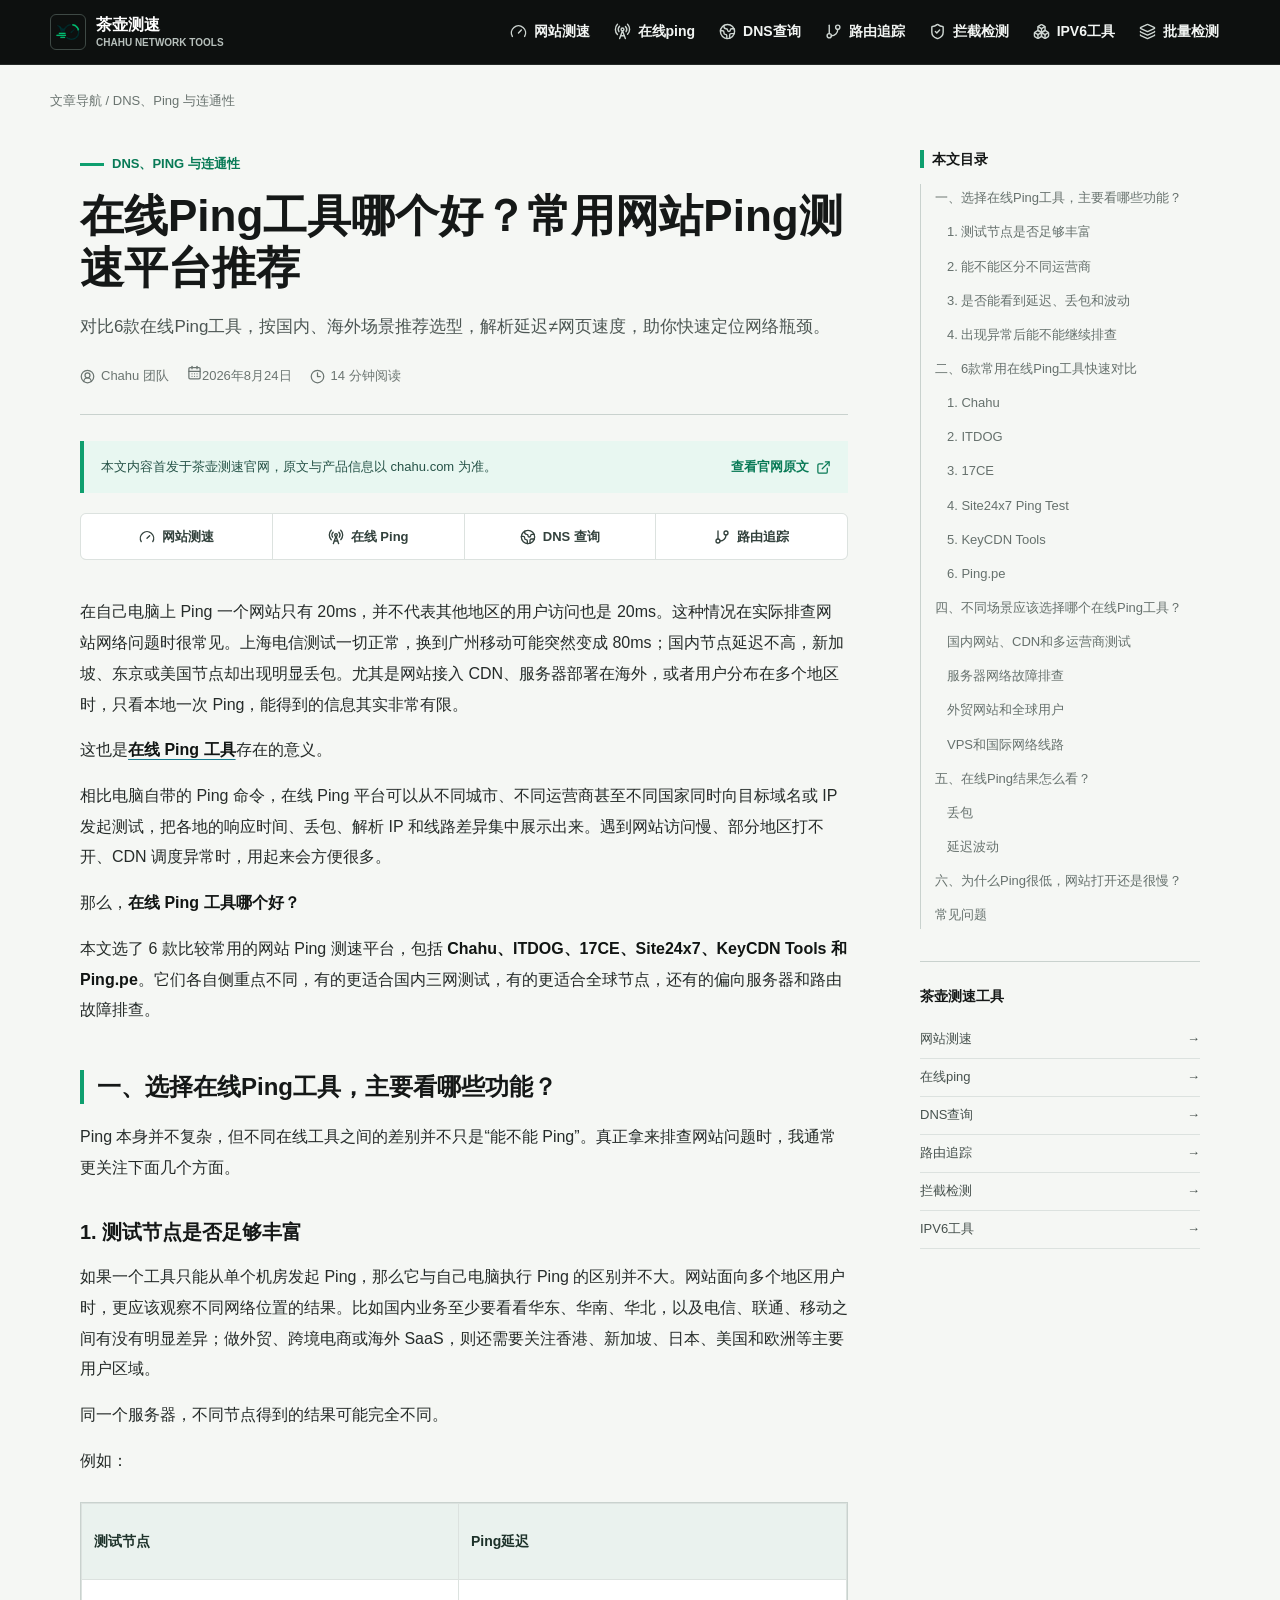
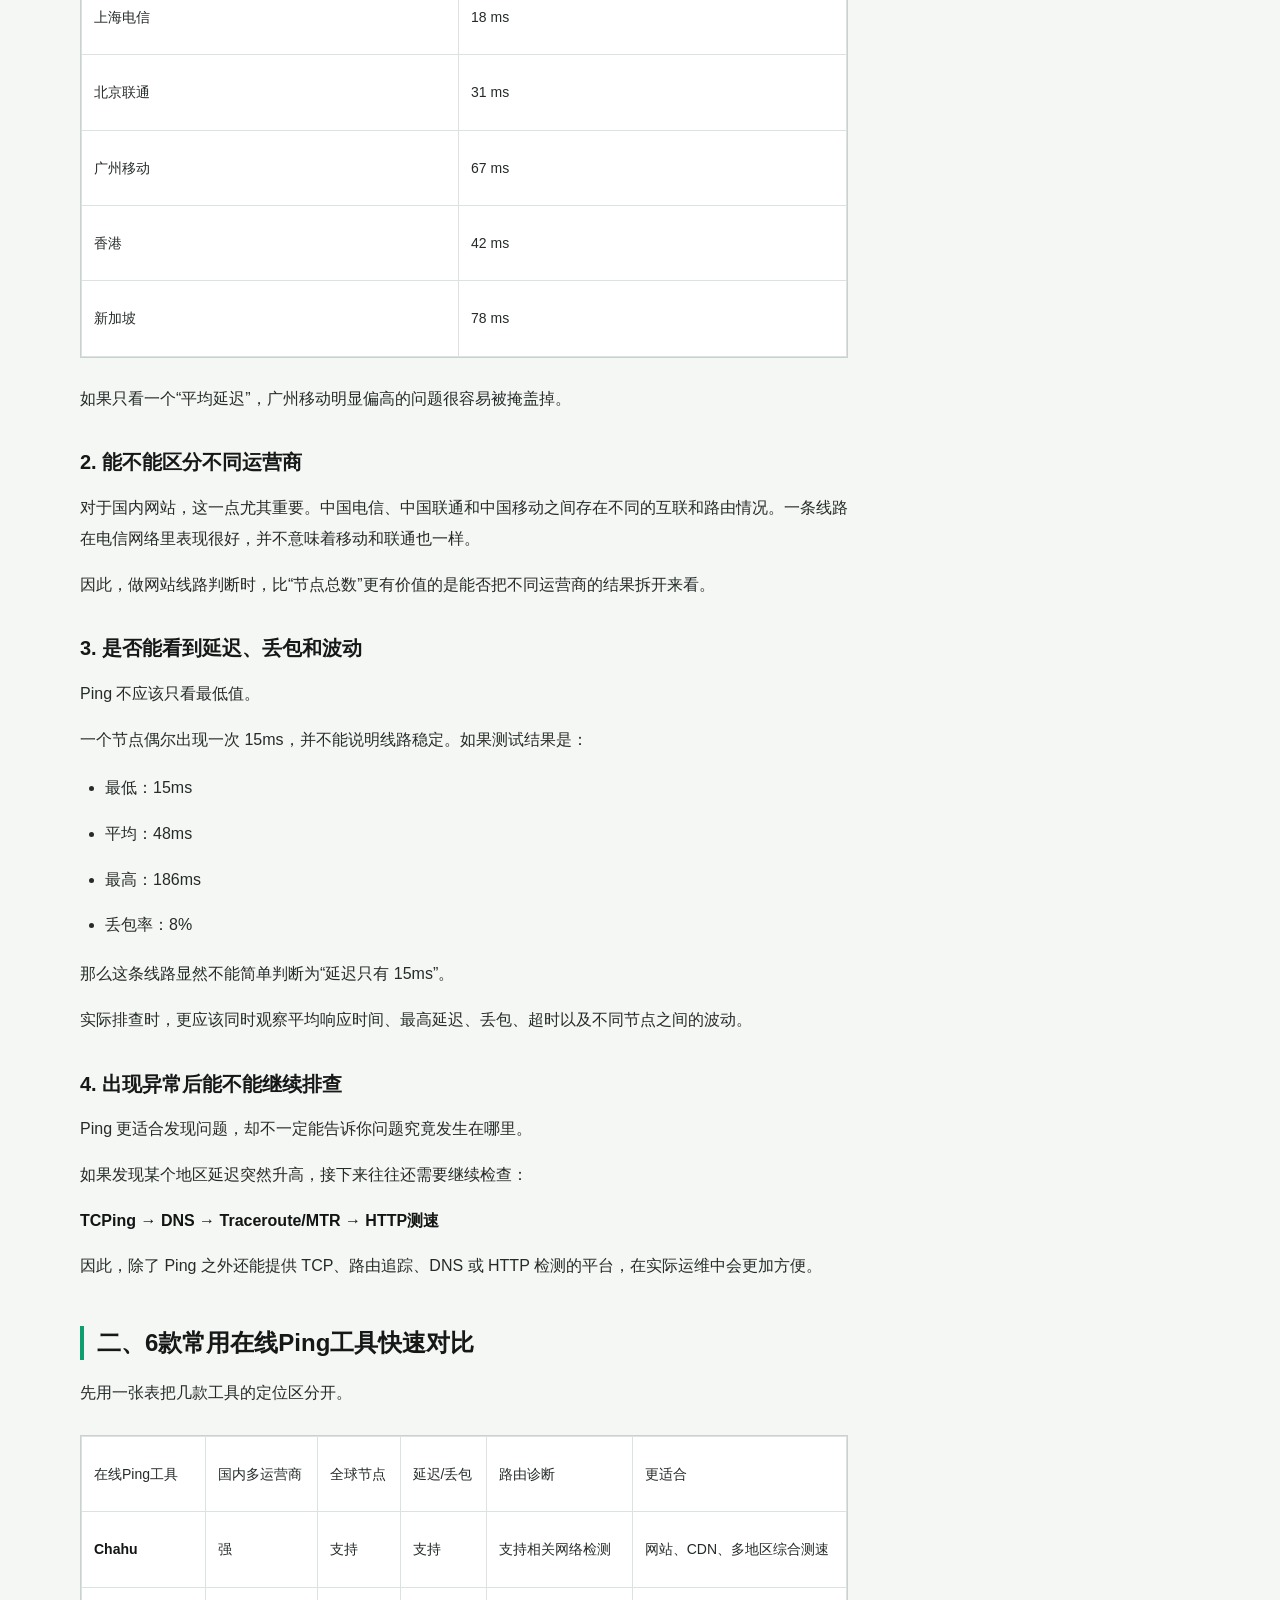
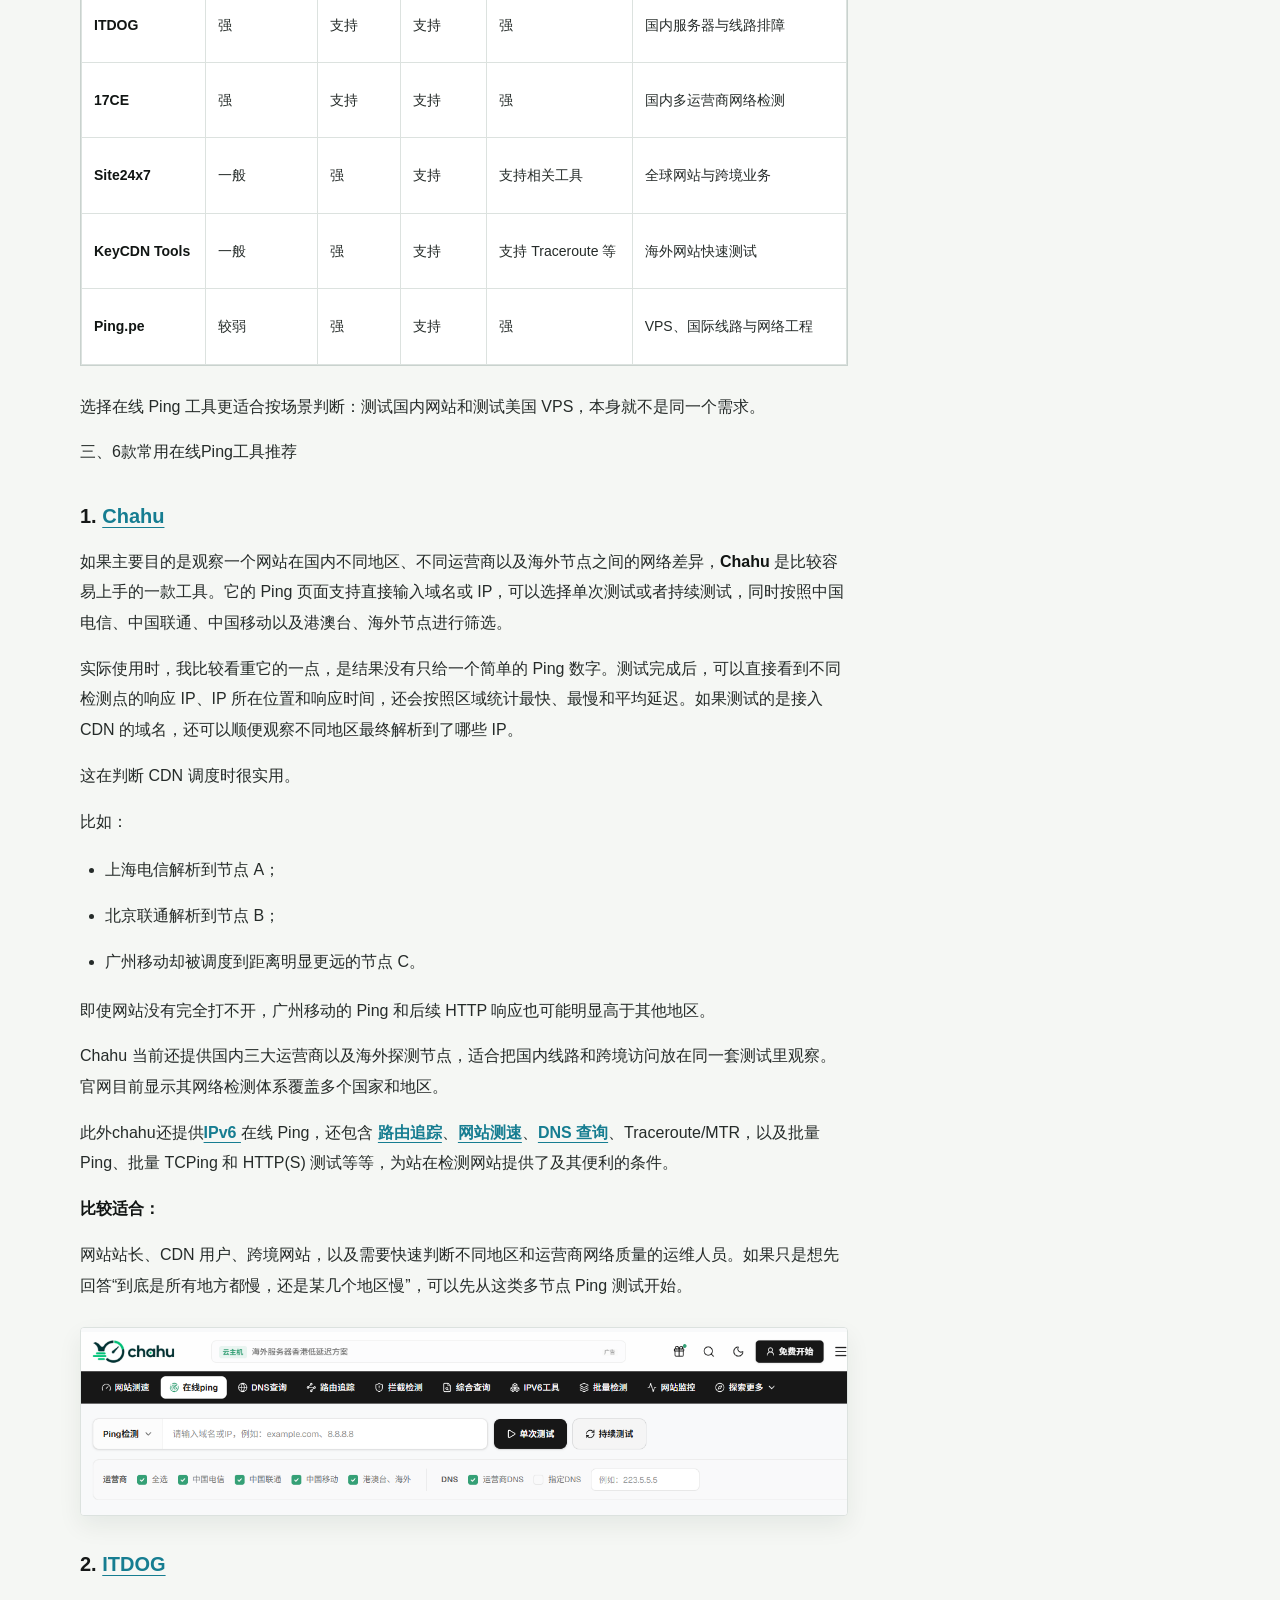
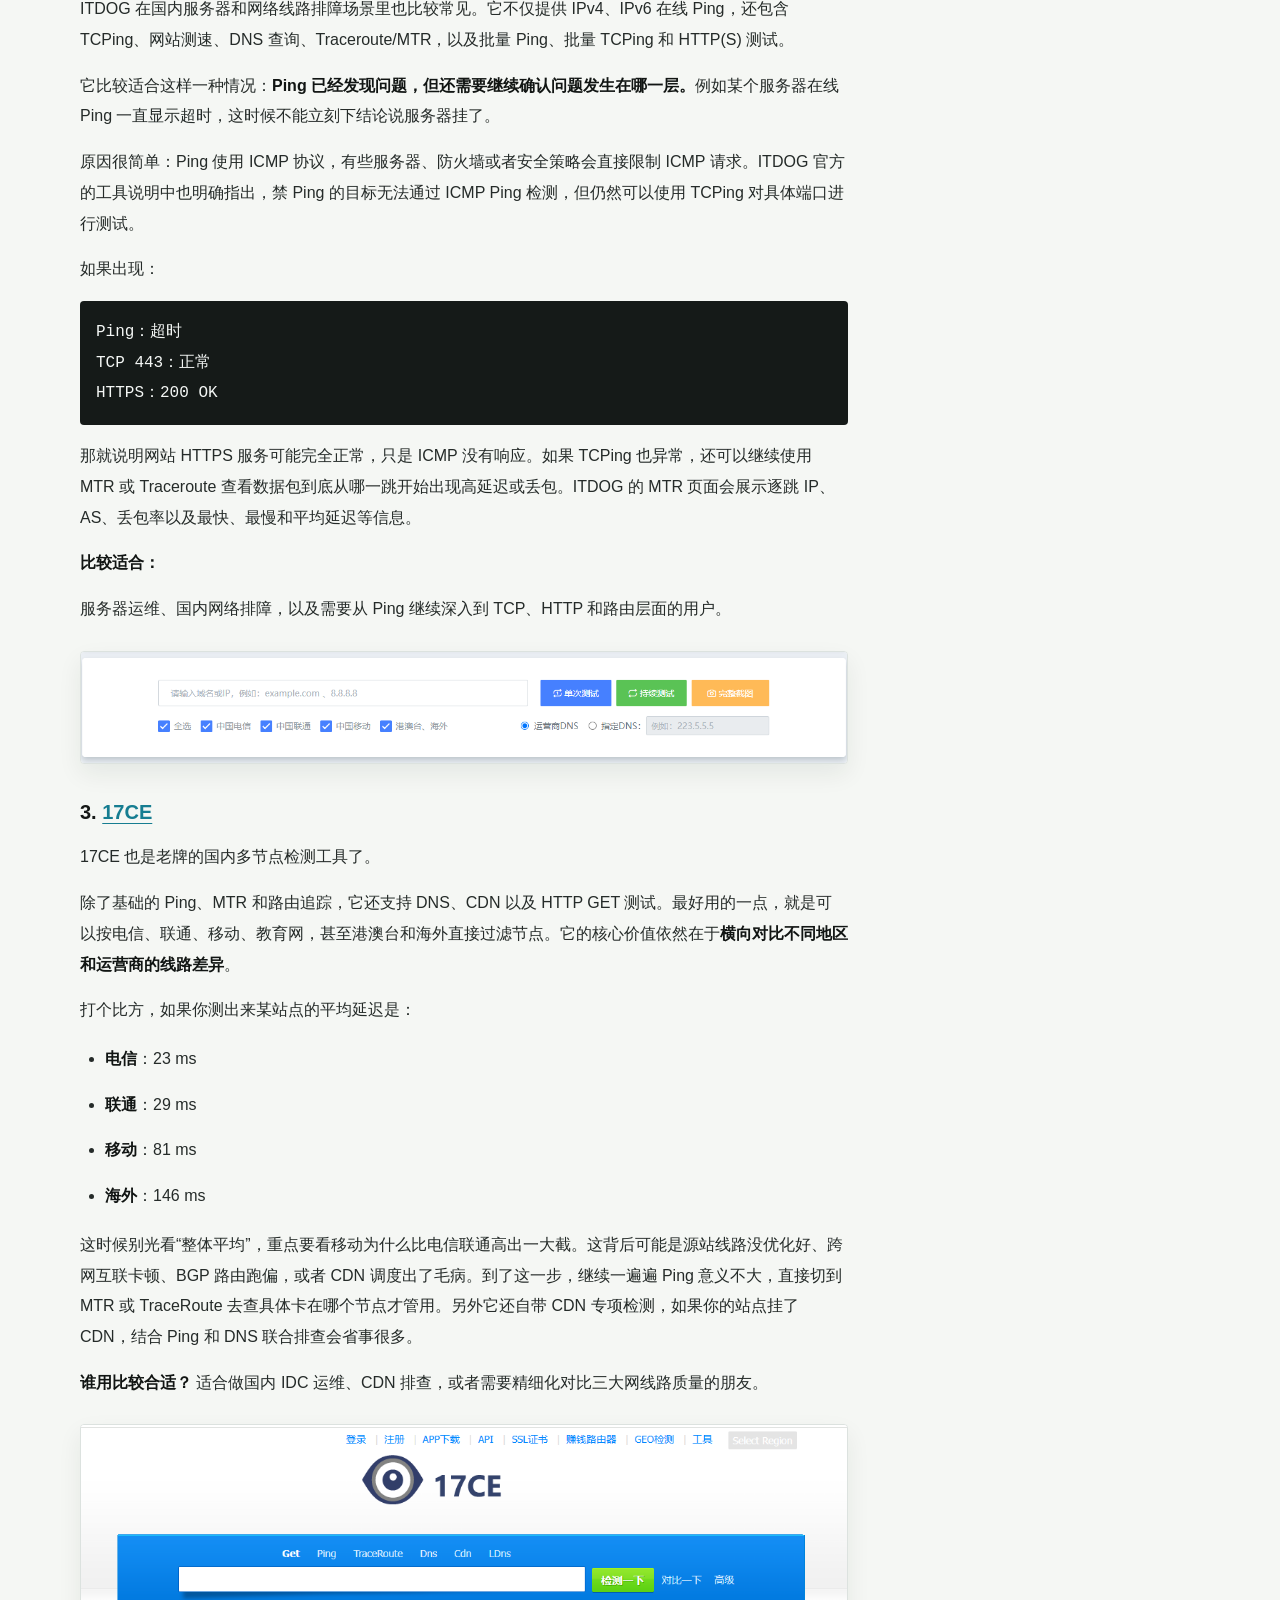
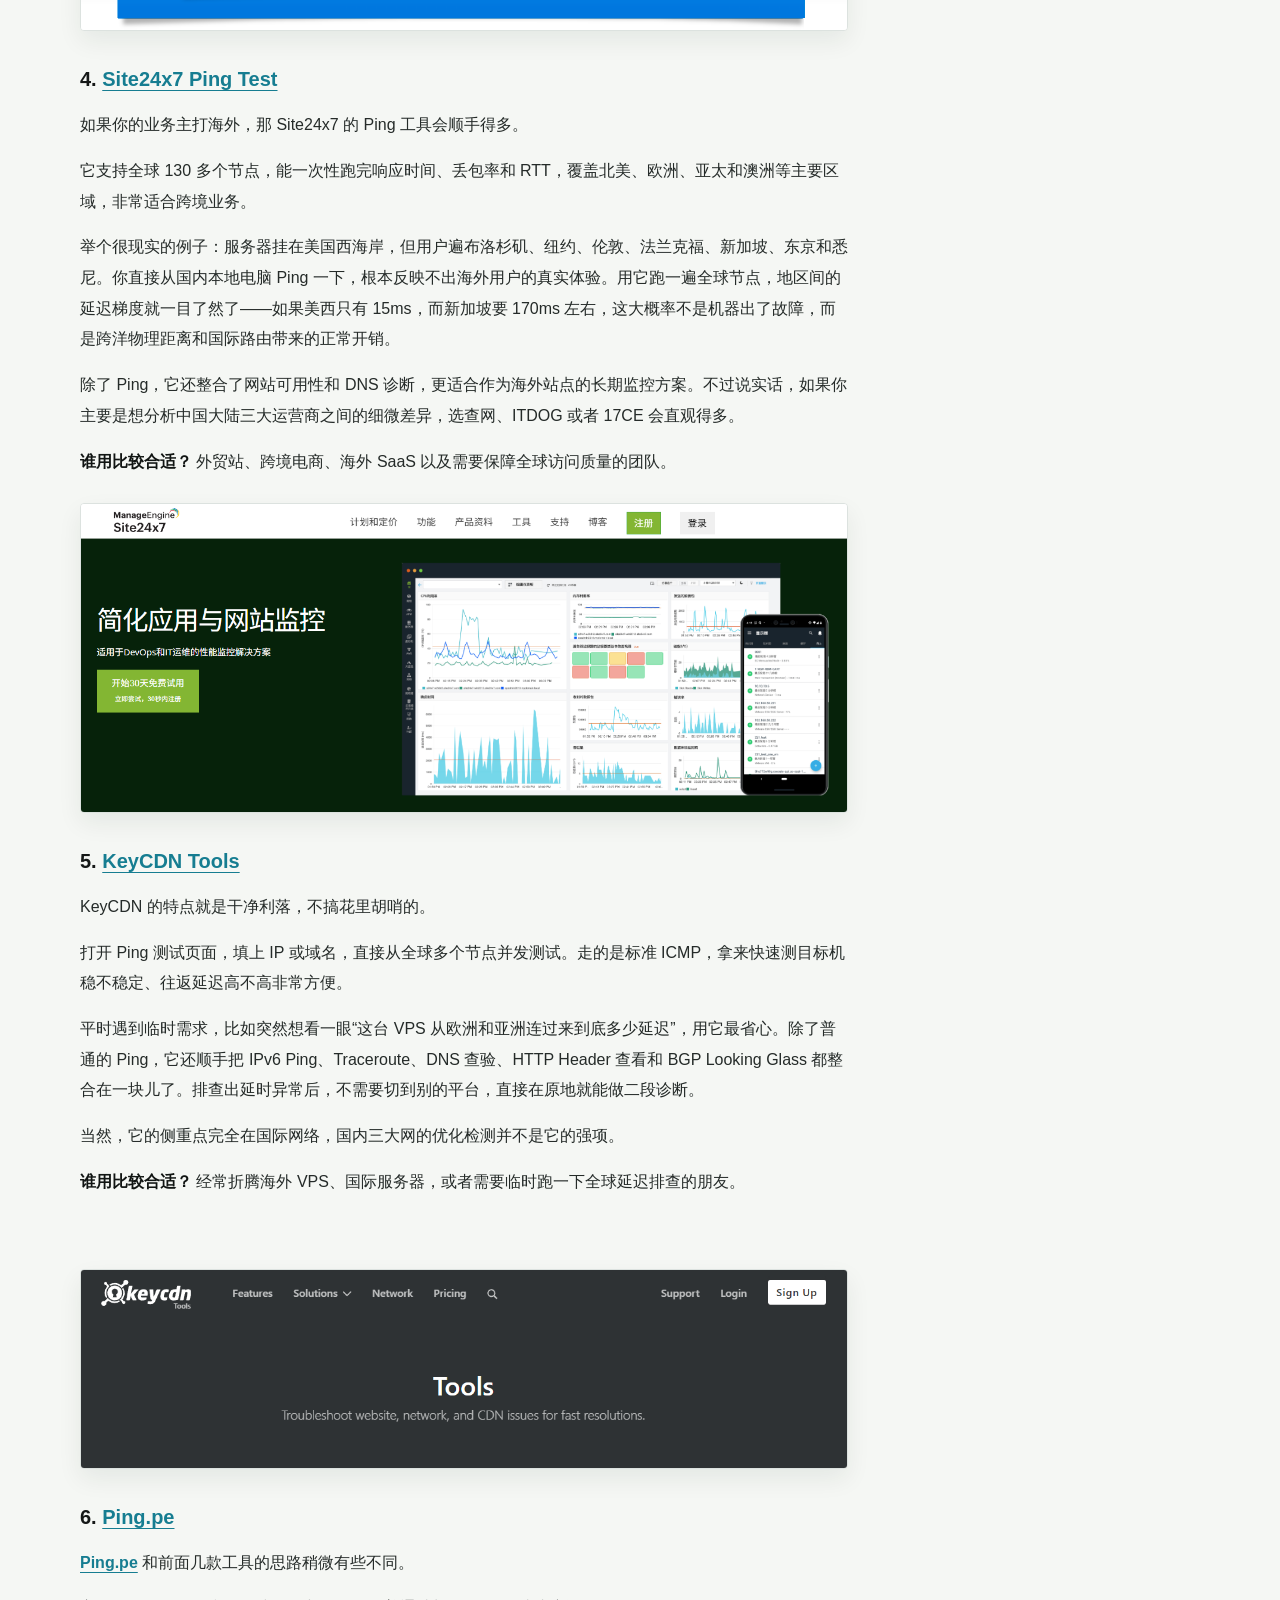
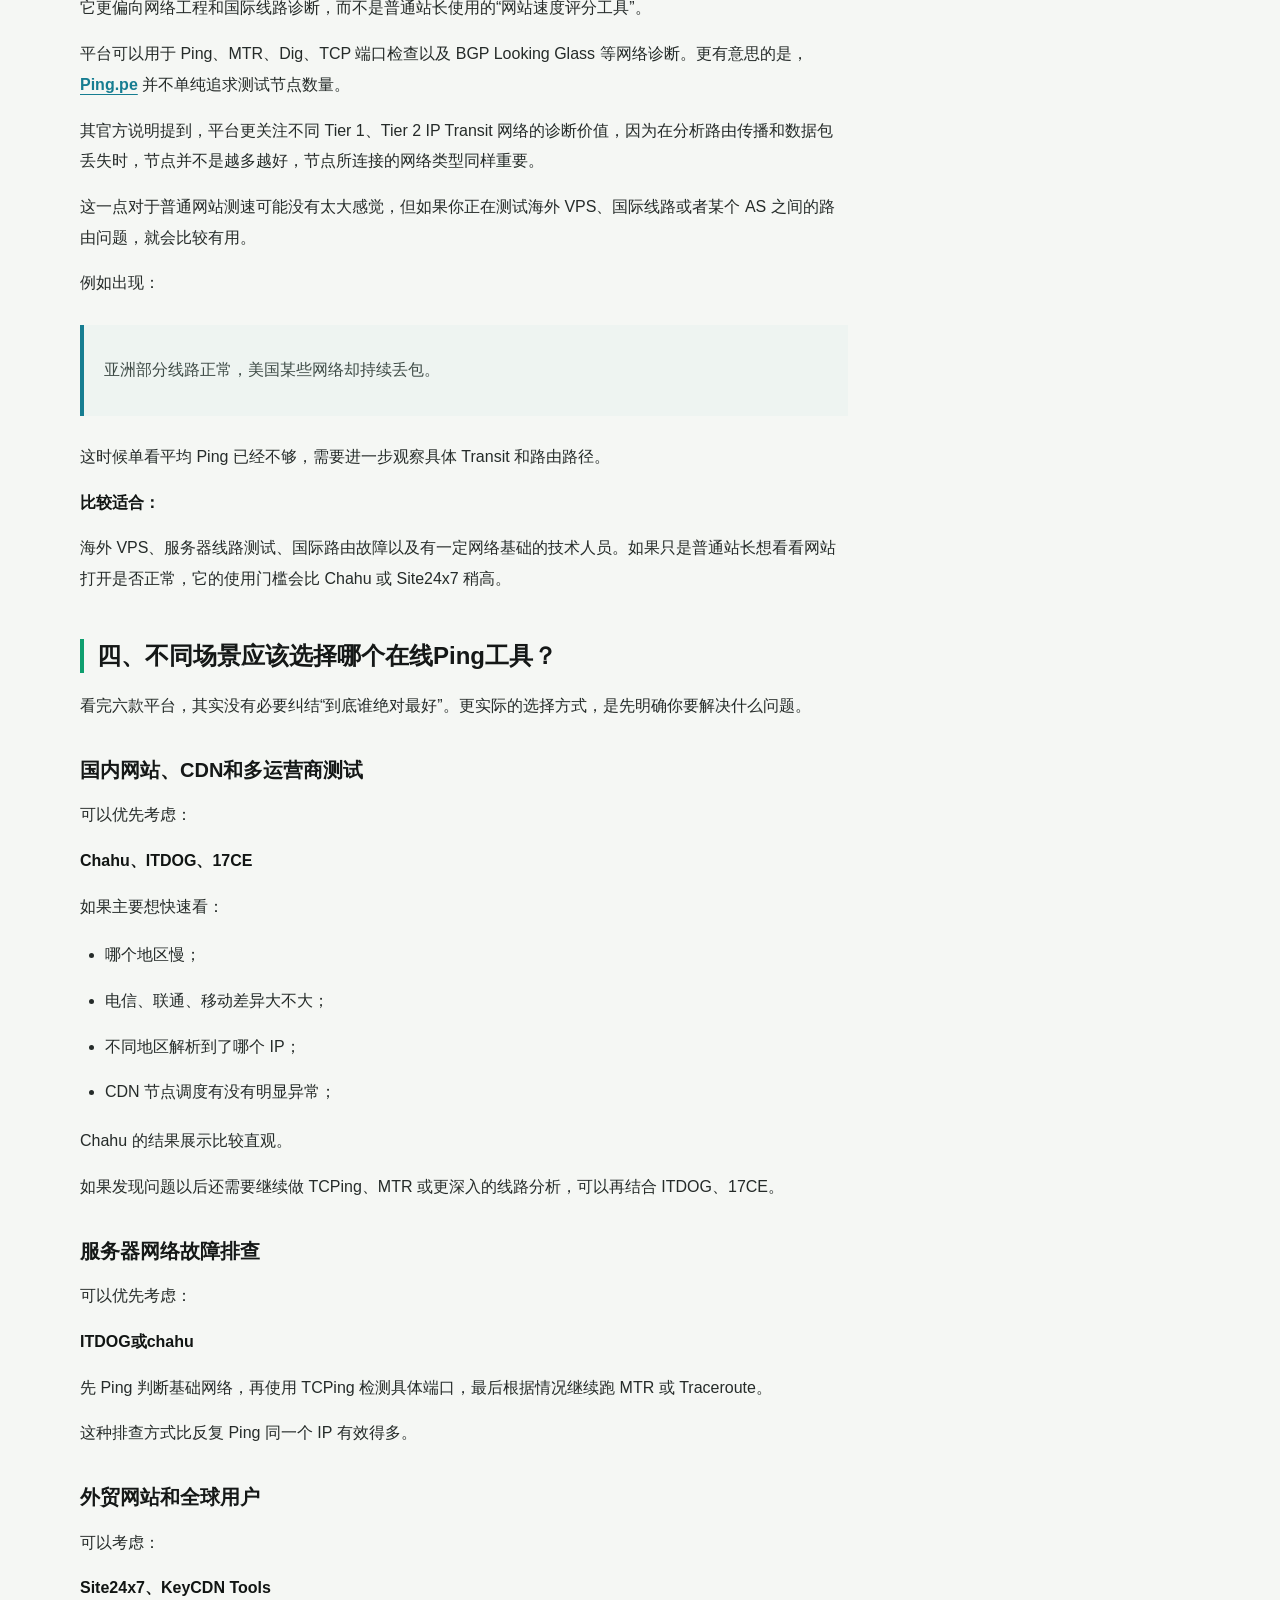
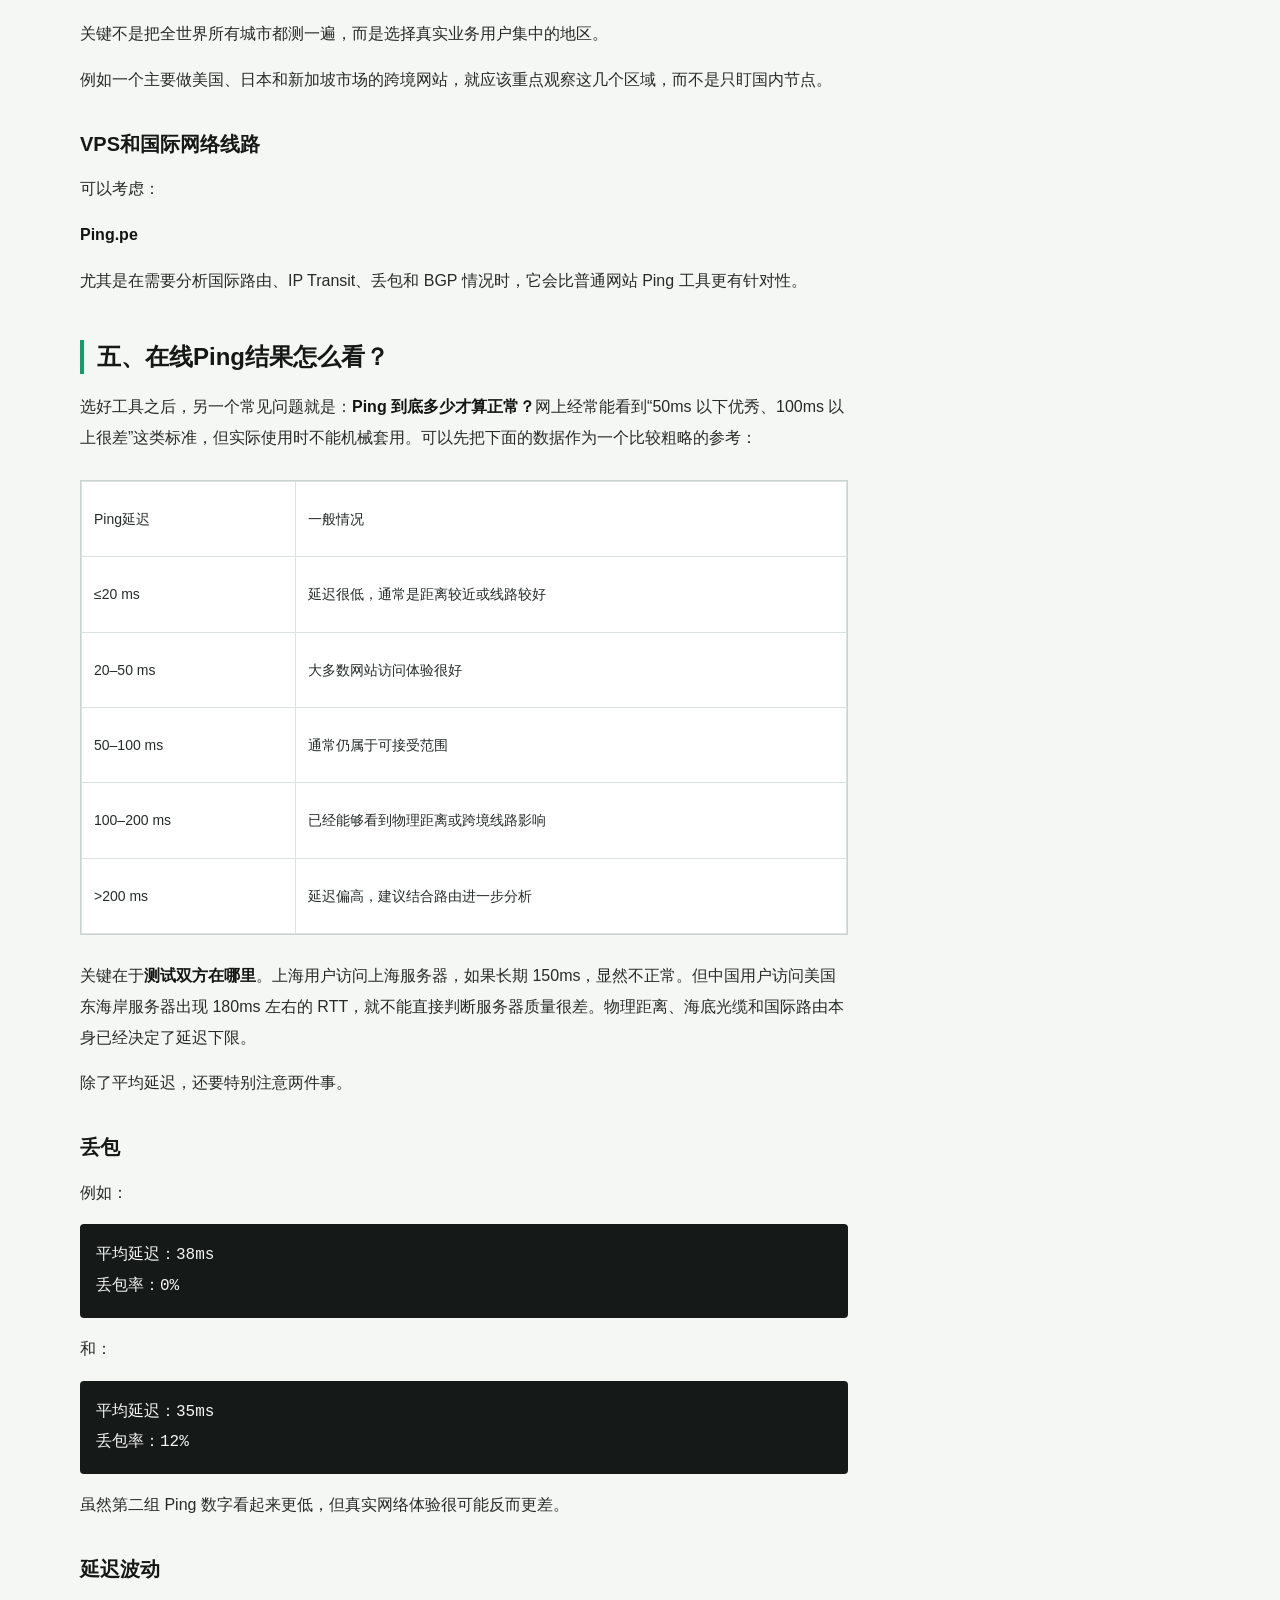
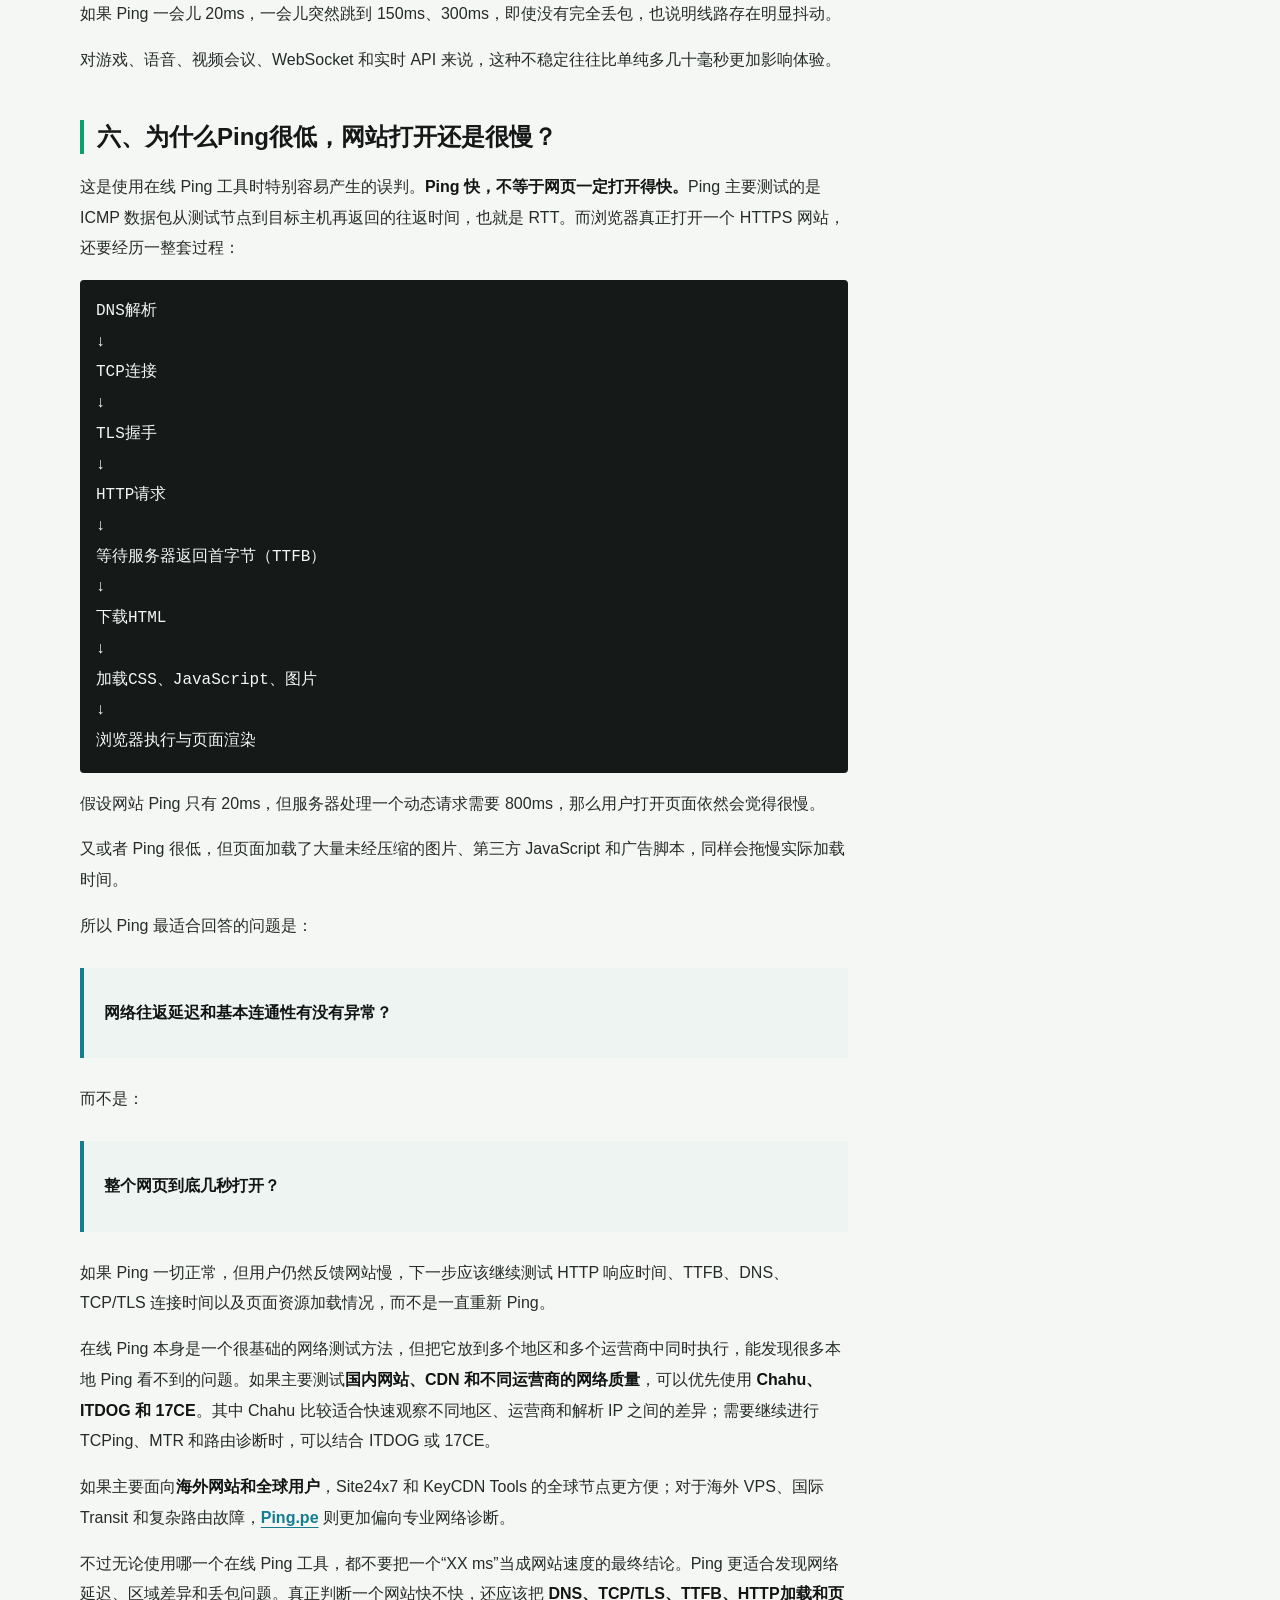
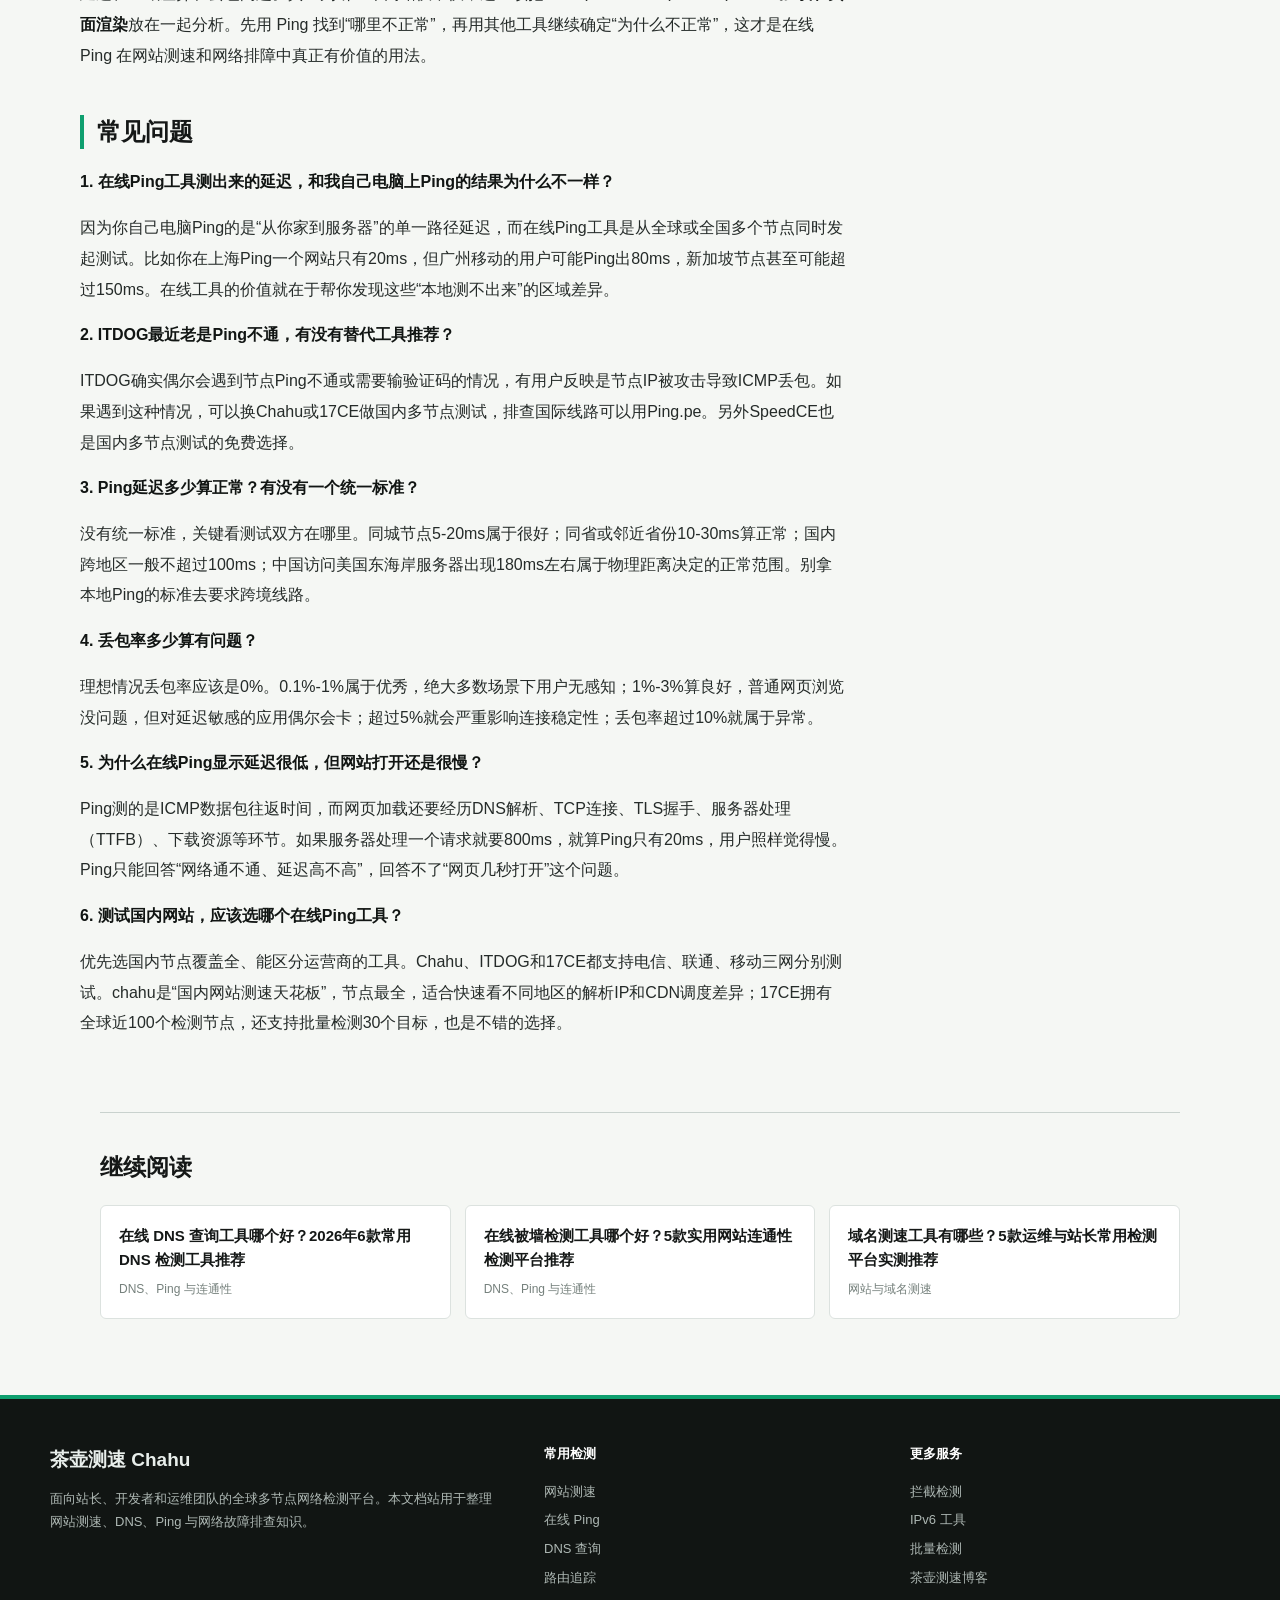
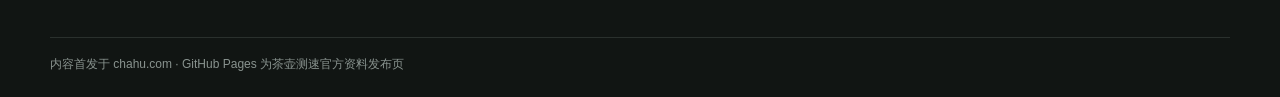
<file: best-online-ping-tools.html>
<!doctype html>
<html lang="zh-CN">
<head>
  <meta charset="utf-8">
  <meta name="viewport" content="width=device-width, initial-scale=1">
  <title>在线Ping工具哪个好？常用网站Ping测速平台推荐 | 茶壶测速</title>
  <meta name="description" content="对比6款在线Ping工具，按国内、海外场景推荐选型，解析延迟≠网页速度，助你快速定位网络瓶颈。">
  <meta name="robots" content="index,follow,max-image-preview:large">
  <meta name="author" content="Chahu 团队">
  <meta name="theme-color" content="#0d100f">
  <link rel="canonical" href="https://www.chahu.com/blog/best-online-ping-tools">
  <link rel="icon" href="assets/chahu-icon.png" type="image/png">
  <link rel="apple-touch-icon" href="assets/chahu-icon.png">
  <meta property="og:locale" content="zh_CN">
  <meta property="og:type" content="article">
  <meta property="og:site_name" content="茶壶测速 Chahu">
  <meta property="og:title" content="在线Ping工具哪个好？常用网站Ping测速平台推荐 | 茶壶测速">
  <meta property="og:description" content="对比6款在线Ping工具，按国内、海外场景推荐选型，解析延迟≠网页速度，助你快速定位网络瓶颈。">
  <meta property="og:url" content="https://chahucesu.github.io/chahu.com/best-online-ping-tools.html">
  <meta property="og:image" content="https://www.chahu.com/og/chahu-network-testing-v2.png">
  <meta name="twitter:card" content="summary_large_image">
  <meta name="twitter:title" content="在线Ping工具哪个好？常用网站Ping测速平台推荐 | 茶壶测速">
  <meta name="twitter:description" content="对比6款在线Ping工具，按国内、海外场景推荐选型，解析延迟≠网页速度，助你快速定位网络瓶颈。">
  <meta name="twitter:image" content="https://www.chahu.com/og/chahu-network-testing-v2.png">
  <link rel="stylesheet" href="assets/styles.css">
  <script type="application/ld+json">{"@context":"https://schema.org","@type":"Article","headline":"在线Ping工具哪个好？常用网站Ping测速平台推荐","description":"对比6款在线Ping工具，按国内、海外场景推荐选型，解析延迟≠网页速度，助你快速定位网络瓶颈。","datePublished":"2026-08-24T00:00:00.000Z","dateModified":"2026-08-25T09:29:01.000Z","mainEntityOfPage":"https://www.chahu.com/blog/best-online-ping-tools","image":"https://www.chahu.com/og/chahu-network-testing-v2.png","author":{"@type":"Organization","name":"Chahu 团队","url":"https://www.chahu.com/"},"publisher":{"@type":"Organization","name":"Chahu","url":"https://www.chahu.com/"}}</script>
</head>
<body>

<a class="skip-link" href="#main-content">跳到正文</a>
<div class="reading-progress" data-reading-progress aria-hidden="true"></div>
<header class="site-header">
  <div class="header-inner">
    <a class="brand" href="https://www.chahu.com/" aria-label="茶壶测速官网">
      <span class="brand-mark"><img src="assets/chahu-icon.png" width="32" height="32" alt=""></span>
      <span class="brand-name">茶壶测速<small>Chahu Network Tools</small></span>
    </a>
    <button class="nav-toggle" type="button" data-nav-toggle aria-label="打开菜单" aria-expanded="false"><svg class="lucide lucide-menu" xmlns="http://www.w3.org/2000/svg" width="24" height="24" viewBox="0 0 24 24" fill="none" stroke="currentColor" stroke-width="2" stroke-linecap="round" stroke-linejoin="round" aria-hidden="true"><line x1="4" x2="20" y1="12" y2="12"></line><line x1="4" x2="20" y1="6" y2="6"></line><line x1="4" x2="20" y1="18" y2="18"></line></svg></button>
    <nav class="main-nav" data-main-nav aria-label="茶壶测速工具导航"><a href="https://www.chahu.com/"><svg class="lucide lucide-gauge" xmlns="http://www.w3.org/2000/svg" width="24" height="24" viewBox="0 0 24 24" fill="none" stroke="currentColor" stroke-width="2" stroke-linecap="round" stroke-linejoin="round" aria-hidden="true"><path d="m12 14 4-4"></path><path d="M3.34 19a10 10 0 1 1 17.32 0"></path></svg><span>网站测速</span></a><a href="https://www.chahu.com/ping"><svg class="lucide lucide-radio-tower" xmlns="http://www.w3.org/2000/svg" width="24" height="24" viewBox="0 0 24 24" fill="none" stroke="currentColor" stroke-width="2" stroke-linecap="round" stroke-linejoin="round" aria-hidden="true"><path d="M4.9 16.1C1 12.2 1 5.8 4.9 1.9"></path><path d="M7.8 4.7a6.14 6.14 0 0 0-.8 7.5"></path><circle cx="12" cy="9" r="2"></circle><path d="M16.2 4.8c2 2 2.26 5.11.8 7.47"></path><path d="M19.1 1.9a9.96 9.96 0 0 1 0 14.1"></path><path d="M9.5 18h5"></path><path d="m8 22 4-11 4 11"></path></svg><span>在线ping</span></a><a href="https://www.chahu.com/dns"><svg class="lucide lucide-globe-2" xmlns="http://www.w3.org/2000/svg" width="24" height="24" viewBox="0 0 24 24" fill="none" stroke="currentColor" stroke-width="2" stroke-linecap="round" stroke-linejoin="round" aria-hidden="true"><path d="M21.54 15H17a2 2 0 0 0-2 2v4.54"></path><path d="M7 3.34V5a3 3 0 0 0 3 3a2 2 0 0 1 2 2c0 1.1.9 2 2 2a2 2 0 0 0 2-2c0-1.1.9-2 2-2h3.17"></path><path d="M11 21.95V18a2 2 0 0 0-2-2a2 2 0 0 1-2-2v-1a2 2 0 0 0-2-2H2.05"></path><circle cx="12" cy="12" r="10"></circle></svg><span>DNS查询</span></a><a href="https://www.chahu.com/trace"><svg class="lucide lucide-git-branch" xmlns="http://www.w3.org/2000/svg" width="24" height="24" viewBox="0 0 24 24" fill="none" stroke="currentColor" stroke-width="2" stroke-linecap="round" stroke-linejoin="round" aria-hidden="true"><line x1="6" x2="6" y1="3" y2="15"></line><circle cx="18" cy="6" r="3"></circle><circle cx="6" cy="18" r="3"></circle><path d="M18 9a9 9 0 0 1-9 9"></path></svg><span>路由追踪</span></a><a href="https://www.chahu.com/block"><svg class="lucide lucide-shield-check" xmlns="http://www.w3.org/2000/svg" width="24" height="24" viewBox="0 0 24 24" fill="none" stroke="currentColor" stroke-width="2" stroke-linecap="round" stroke-linejoin="round" aria-hidden="true"><path d="M20 13c0 5-3.5 7.5-7.66 8.95a1 1 0 0 1-.67-.01C7.5 20.5 4 18 4 13V6a1 1 0 0 1 1-1c2 0 4.5-1.2 6.24-2.72a1.17 1.17 0 0 1 1.52 0C14.51 3.81 17 5 19 5a1 1 0 0 1 1 1z"></path><path d="m9 12 2 2 4-4"></path></svg><span>拦截检测</span></a><a href="https://www.chahu.com/ipv6"><svg class="lucide lucide-boxes" xmlns="http://www.w3.org/2000/svg" width="24" height="24" viewBox="0 0 24 24" fill="none" stroke="currentColor" stroke-width="2" stroke-linecap="round" stroke-linejoin="round" aria-hidden="true"><path d="M2.97 12.92A2 2 0 0 0 2 14.63v3.24a2 2 0 0 0 .97 1.71l3 1.8a2 2 0 0 0 2.06 0L12 19v-5.5l-5-3-4.03 2.42Z"></path><path d="m7 16.5-4.74-2.85"></path><path d="m7 16.5 5-3"></path><path d="M7 16.5v5.17"></path><path d="M12 13.5V19l3.97 2.38a2 2 0 0 0 2.06 0l3-1.8a2 2 0 0 0 .97-1.71v-3.24a2 2 0 0 0-.97-1.71L17 10.5l-5 3Z"></path><path d="m17 16.5-5-3"></path><path d="m17 16.5 4.74-2.85"></path><path d="M17 16.5v5.17"></path><path d="M7.97 4.42A2 2 0 0 0 7 6.13v4.37l5 3 5-3V6.13a2 2 0 0 0-.97-1.71l-3-1.8a2 2 0 0 0-2.06 0l-3 1.8Z"></path><path d="M12 8 7.26 5.15"></path><path d="m12 8 4.74-2.85"></path><path d="M12 13.5V8"></path></svg><span>IPV6工具</span></a><a href="https://www.chahu.com/batch"><svg class="lucide lucide-layers-3" xmlns="http://www.w3.org/2000/svg" width="24" height="24" viewBox="0 0 24 24" fill="none" stroke="currentColor" stroke-width="2" stroke-linecap="round" stroke-linejoin="round" aria-hidden="true"><path d="M12.83 2.18a2 2 0 0 0-1.66 0L2.6 6.08a1 1 0 0 0 0 1.83l8.58 3.91a2 2 0 0 0 1.66 0l8.58-3.9a1 1 0 0 0 0-1.83z"></path><path d="M2 12a1 1 0 0 0 .58.91l8.6 3.91a2 2 0 0 0 1.65 0l8.58-3.9A1 1 0 0 0 22 12"></path><path d="M2 17a1 1 0 0 0 .58.91l8.6 3.91a2 2 0 0 0 1.65 0l8.58-3.9A1 1 0 0 0 22 17"></path></svg><span>批量检测</span></a></nav>
  </div>
</header>
<nav class="breadcrumb" aria-label="面包屑"><a href="index.html">文章导航</a> / <span>DNS、Ping 与连通性</span></nav>
<main id="main-content" class="article-layout">
  <article class="article-main">
    <header class="article-header">
      <p class="eyebrow">DNS、Ping 与连通性</p>
      <h1>在线Ping工具哪个好？常用网站Ping测速平台推荐</h1>
      <p class="article-lead">对比6款在线Ping工具，按国内、海外场景推荐选型，解析延迟≠网页速度，助你快速定位网络瓶颈。</p>
      <div class="article-meta">
        <span><svg class="lucide lucide-circle-user-round" xmlns="http://www.w3.org/2000/svg" width="24" height="24" viewBox="0 0 24 24" fill="none" stroke="currentColor" stroke-width="2" stroke-linecap="round" stroke-linejoin="round" aria-hidden="true"><path d="M18 20a6 6 0 0 0-12 0"></path><circle cx="12" cy="10" r="4"></circle><circle cx="12" cy="12" r="10"></circle></svg>Chahu 团队</span>
        <time datetime="2026-08-24"><svg class="lucide lucide-calendar-days" xmlns="http://www.w3.org/2000/svg" width="24" height="24" viewBox="0 0 24 24" fill="none" stroke="currentColor" stroke-width="2" stroke-linecap="round" stroke-linejoin="round" aria-hidden="true"><path d="M8 2v4"></path><path d="M16 2v4"></path><rect width="18" height="18" x="3" y="4" rx="2"></rect><path d="M3 10h18"></path><path d="M8 14h.01"></path><path d="M12 14h.01"></path><path d="M16 14h.01"></path><path d="M8 18h.01"></path><path d="M12 18h.01"></path><path d="M16 18h.01"></path></svg>2026年8月24日</time>
        <span><svg class="lucide lucide-clock-3" xmlns="http://www.w3.org/2000/svg" width="24" height="24" viewBox="0 0 24 24" fill="none" stroke="currentColor" stroke-width="2" stroke-linecap="round" stroke-linejoin="round" aria-hidden="true"><circle cx="12" cy="12" r="10"></circle><polyline points="12 6 12 12 16.5 12"></polyline></svg>14 分钟阅读</span>
      </div>
    </header>
    <div class="source-strip">
      <p>本文内容首发于茶壶测速官网，原文与产品信息以 chahu.com 为准。</p>
      <a href="https://www.chahu.com/blog/best-online-ping-tools">查看官网原文<svg class="lucide lucide-external-link" xmlns="http://www.w3.org/2000/svg" width="24" height="24" viewBox="0 0 24 24" fill="none" stroke="currentColor" stroke-width="2" stroke-linecap="round" stroke-linejoin="round" aria-hidden="true"><path d="M15 3h6v6"></path><path d="M10 14 21 3"></path><path d="M18 13v6a2 2 0 0 1-2 2H5a2 2 0 0 1-2-2V8a2 2 0 0 1 2-2h6"></path></svg></a>
    </div>
    <nav class="article-tool-links" aria-label="常用网络检测工具"><a href="https://www.chahu.com/"><svg class="lucide lucide-gauge" xmlns="http://www.w3.org/2000/svg" width="24" height="24" viewBox="0 0 24 24" fill="none" stroke="currentColor" stroke-width="2" stroke-linecap="round" stroke-linejoin="round" aria-hidden="true"><path d="m12 14 4-4"></path><path d="M3.34 19a10 10 0 1 1 17.32 0"></path></svg><span>网站测速</span></a><a href="https://www.chahu.com/ping"><svg class="lucide lucide-radio-tower" xmlns="http://www.w3.org/2000/svg" width="24" height="24" viewBox="0 0 24 24" fill="none" stroke="currentColor" stroke-width="2" stroke-linecap="round" stroke-linejoin="round" aria-hidden="true"><path d="M4.9 16.1C1 12.2 1 5.8 4.9 1.9"></path><path d="M7.8 4.7a6.14 6.14 0 0 0-.8 7.5"></path><circle cx="12" cy="9" r="2"></circle><path d="M16.2 4.8c2 2 2.26 5.11.8 7.47"></path><path d="M19.1 1.9a9.96 9.96 0 0 1 0 14.1"></path><path d="M9.5 18h5"></path><path d="m8 22 4-11 4 11"></path></svg><span>在线 Ping</span></a><a href="https://www.chahu.com/dns"><svg class="lucide lucide-globe-2" xmlns="http://www.w3.org/2000/svg" width="24" height="24" viewBox="0 0 24 24" fill="none" stroke="currentColor" stroke-width="2" stroke-linecap="round" stroke-linejoin="round" aria-hidden="true"><path d="M21.54 15H17a2 2 0 0 0-2 2v4.54"></path><path d="M7 3.34V5a3 3 0 0 0 3 3a2 2 0 0 1 2 2c0 1.1.9 2 2 2a2 2 0 0 0 2-2c0-1.1.9-2 2-2h3.17"></path><path d="M11 21.95V18a2 2 0 0 0-2-2a2 2 0 0 1-2-2v-1a2 2 0 0 0-2-2H2.05"></path><circle cx="12" cy="12" r="10"></circle></svg><span>DNS 查询</span></a><a href="https://www.chahu.com/trace"><svg class="lucide lucide-git-branch" xmlns="http://www.w3.org/2000/svg" width="24" height="24" viewBox="0 0 24 24" fill="none" stroke="currentColor" stroke-width="2" stroke-linecap="round" stroke-linejoin="round" aria-hidden="true"><line x1="6" x2="6" y1="3" y2="15"></line><circle cx="18" cy="6" r="3"></circle><circle cx="6" cy="18" r="3"></circle><path d="M18 9a9 9 0 0 1-9 9"></path></svg><span>路由追踪</span></a></nav>
    <div class="article-body"><p>在自己电脑上 Ping 一个网站只有 20ms，并不代表其他地区的用户访问也是 20ms。这种情况在实际排查网站网络问题时很常见。上海电信测试一切正常，换到广州移动可能突然变成 80ms；国内节点延迟不高，新加坡、东京或美国节点却出现明显丢包。尤其是网站接入 CDN、服务器部署在海外，或者用户分布在多个地区时，只看本地一次 Ping，能得到的信息其实非常有限。</p><p>这也是<a href="https://www.chahu.com/ping"><strong>在线 Ping 工具</strong></a>存在的意义。</p><p>相比电脑自带的 Ping 命令，在线 Ping 平台可以从不同城市、不同运营商甚至不同国家同时向目标域名或 IP 发起测试，把各地的响应时间、丢包、解析 IP 和线路差异集中展示出来。遇到网站访问慢、部分地区打不开、CDN 调度异常时，用起来会方便很多。</p><p>那么，<strong>在线 Ping 工具哪个好？</strong></p><p>本文选了 6 款比较常用的网站 Ping 测速平台，包括 <strong>Chahu、ITDOG、17CE、Site24x7、KeyCDN Tools 和 Ping.pe</strong>。它们各自侧重点不同，有的更适合国内三网测试，有的更适合全球节点，还有的偏向服务器和路由故障排查。</p><h2 id="ping">一、选择在线Ping工具，主要看哪些功能？</h2><p>Ping 本身并不复杂，但不同在线工具之间的差别并不只是“能不能 Ping”。真正拿来排查网站问题时，我通常更关注下面几个方面。</p><h3 id="1">1. 测试节点是否足够丰富</h3><p>如果一个工具只能从单个机房发起 Ping，那么它与自己电脑执行 Ping 的区别并不大。网站面向多个地区用户时，更应该观察不同网络位置的结果。比如国内业务至少要看看华东、华南、华北，以及电信、联通、移动之间有没有明显差异；做外贸、跨境电商或海外 SaaS，则还需要关注香港、新加坡、日本、美国和欧洲等主要用户区域。</p><p>同一个服务器，不同节点得到的结果可能完全不同。</p><p>例如：</p><div class="table-scroll"><table><tbody><tr><th colspan="1" rowspan="1"><p>测试节点</p></th><th colspan="1" rowspan="1"><p>Ping延迟</p></th></tr><tr><td colspan="1" rowspan="1"><p>上海电信</p></td><td colspan="1" rowspan="1"><p>18 ms</p></td></tr><tr><td colspan="1" rowspan="1"><p>北京联通</p></td><td colspan="1" rowspan="1"><p>31 ms</p></td></tr><tr><td colspan="1" rowspan="1"><p>广州移动</p></td><td colspan="1" rowspan="1"><p>67 ms</p></td></tr><tr><td colspan="1" rowspan="1"><p>香港</p></td><td colspan="1" rowspan="1"><p>42 ms</p></td></tr><tr><td colspan="1" rowspan="1"><p>新加坡</p></td><td colspan="1" rowspan="1"><p>78 ms</p></td></tr></tbody></table></div><p>如果只看一个“平均延迟”，广州移动明显偏高的问题很容易被掩盖掉。</p><h3 id="2">2. 能不能区分不同运营商</h3><p>对于国内网站，这一点尤其重要。中国电信、中国联通和中国移动之间存在不同的互联和路由情况。一条线路在电信网络里表现很好，并不意味着移动和联通也一样。</p><p>因此，做网站线路判断时，比“节点总数”更有价值的是能否把不同运营商的结果拆开来看。</p><h3 id="3">3. 是否能看到延迟、丢包和波动</h3><p>Ping 不应该只看最低值。</p><p>一个节点偶尔出现一次 15ms，并不能说明线路稳定。如果测试结果是：</p><ul><li><p>最低：15ms</p></li><li><p>平均：48ms</p></li><li><p>最高：186ms</p></li><li><p>丢包率：8%</p></li></ul><p>那么这条线路显然不能简单判断为“延迟只有 15ms”。</p><p>实际排查时，更应该同时观察平均响应时间、最高延迟、丢包、超时以及不同节点之间的波动。</p><h3 id="4">4. 出现异常后能不能继续排查</h3><p>Ping 更适合发现问题，却不一定能告诉你问题究竟发生在哪里。</p><p>如果发现某个地区延迟突然升高，接下来往往还需要继续检查：</p><p><strong>TCPing → DNS → Traceroute/MTR → HTTP测速</strong></p><p>因此，除了 Ping 之外还能提供 TCP、路由追踪、DNS 或 HTTP 检测的平台，在实际运维中会更加方便。</p><h2 id="6-ping">二、6款常用在线Ping工具快速对比</h2><p>先用一张表把几款工具的定位区分开。</p><div class="table-scroll"><table><tbody><tr><td colspan="1" rowspan="1"><p>在线Ping工具</p></td><td colspan="1" rowspan="1"><p>国内多运营商</p></td><td colspan="1" rowspan="1"><p>全球节点</p></td><td colspan="1" rowspan="1"><p>延迟/丢包</p></td><td colspan="1" rowspan="1"><p>路由诊断</p></td><td colspan="1" rowspan="1"><p>更适合</p></td></tr><tr><td colspan="1" rowspan="1"><p><strong>Chahu</strong></p></td><td colspan="1" rowspan="1"><p>强</p></td><td colspan="1" rowspan="1"><p>支持</p></td><td colspan="1" rowspan="1"><p>支持</p></td><td colspan="1" rowspan="1"><p>支持相关网络检测</p></td><td colspan="1" rowspan="1"><p>网站、CDN、多地区综合测速</p></td></tr><tr><td colspan="1" rowspan="1"><p><strong>ITDOG</strong></p></td><td colspan="1" rowspan="1"><p>强</p></td><td colspan="1" rowspan="1"><p>支持</p></td><td colspan="1" rowspan="1"><p>支持</p></td><td colspan="1" rowspan="1"><p>强</p></td><td colspan="1" rowspan="1"><p>国内服务器与线路排障</p></td></tr><tr><td colspan="1" rowspan="1"><p><strong>17CE</strong></p></td><td colspan="1" rowspan="1"><p>强</p></td><td colspan="1" rowspan="1"><p>支持</p></td><td colspan="1" rowspan="1"><p>支持</p></td><td colspan="1" rowspan="1"><p>强</p></td><td colspan="1" rowspan="1"><p>国内多运营商网络检测</p></td></tr><tr><td colspan="1" rowspan="1"><p><strong>Site24x7</strong></p></td><td colspan="1" rowspan="1"><p>一般</p></td><td colspan="1" rowspan="1"><p>强</p></td><td colspan="1" rowspan="1"><p>支持</p></td><td colspan="1" rowspan="1"><p>支持相关工具</p></td><td colspan="1" rowspan="1"><p>全球网站与跨境业务</p></td></tr><tr><td colspan="1" rowspan="1"><p><strong>KeyCDN Tools</strong></p></td><td colspan="1" rowspan="1"><p>一般</p></td><td colspan="1" rowspan="1"><p>强</p></td><td colspan="1" rowspan="1"><p>支持</p></td><td colspan="1" rowspan="1"><p>支持 Traceroute 等</p></td><td colspan="1" rowspan="1"><p>海外网站快速测试</p></td></tr><tr><td colspan="1" rowspan="1"><p><strong>Ping.pe</strong></p></td><td colspan="1" rowspan="1"><p>较弱</p></td><td colspan="1" rowspan="1"><p>强</p></td><td colspan="1" rowspan="1"><p>支持</p></td><td colspan="1" rowspan="1"><p>强</p></td><td colspan="1" rowspan="1"><p>VPS、国际线路与网络工程</p></td></tr></tbody></table></div><p></p><p>选择在线 Ping 工具更适合按场景判断：测试国内网站和测试美国 VPS，本身就不是同一个需求。</p><p>三、6款常用在线Ping工具推荐</p><h3 id="1-chahu">1. <a href="https://www.chahu.com/ping">Chahu</a></h3><p>如果主要目的是观察一个网站在国内不同地区、不同运营商以及海外节点之间的网络差异，<strong>Chahu</strong> 是比较容易上手的一款工具。它的 Ping 页面支持直接输入域名或 IP，可以选择单次测试或者持续测试，同时按照中国电信、中国联通、中国移动以及港澳台、海外节点进行筛选。</p><p>实际使用时，我比较看重它的一点，是结果没有只给一个简单的 Ping 数字。测试完成后，可以直接看到不同检测点的响应 IP、IP 所在位置和响应时间，还会按照区域统计最快、最慢和平均延迟。如果测试的是接入 CDN 的域名，还可以顺便观察不同地区最终解析到了哪些 IP。</p><p>这在判断 CDN 调度时很实用。</p><p>比如：</p><ul><li><p>上海电信解析到节点 A；</p></li><li><p>北京联通解析到节点 B；</p></li><li><p>广州移动却被调度到距离明显更远的节点 C。</p></li></ul><p>即使网站没有完全打不开，广州移动的 Ping 和后续 HTTP 响应也可能明显高于其他地区。</p><p>Chahu 当前还提供国内三大运营商以及海外探测节点，适合把国内线路和跨境访问放在同一套测试里观察。官网目前显示其网络检测体系覆盖多个国家和地区。</p><p>此外chahu还提供<a href="https://www.chahu.com/ipv6">IPv6 </a>在线 Ping，还包含 <a href="https://www.chahu.com/trace">路由追踪</a>、<a href="https://www.chahu.com/">网站测速</a>、<a href="https://www.chahu.com/dns">DNS 查询</a>、Traceroute/MTR，以及批量 Ping、批量 TCPing 和 HTTP(S) 测试等等，为站在检测网站提供了及其便利的条件。​</p><p><strong>比较适合：</strong></p><p>网站站长、CDN 用户、跨境网站，以及需要快速判断不同地区和运营商网络质量的运维人员。如果只是想先回答“到底是所有地方都慢，还是某几个地区慢”，可以先从这类多节点 Ping 测试开始。</p><img src="assets/articles/best-online-ping-tools/image-01.png" alt="ScreenShot_2026-08-24_142225_737.png" loading="lazy" decoding="async"><h3 id="2-itdog">2. <a href="https://www.itdog.cn">ITDOG</a></h3><p>ITDOG 在国内服务器和网络线路排障场景里也比较常见。它不仅提供 IPv4、IPv6 在线 Ping，还包含 TCPing、网站测速、DNS 查询、Traceroute/MTR，以及批量 Ping、批量 TCPing 和 HTTP(S) 测试。</p><p>它比较适合这样一种情况：<strong>Ping 已经发现问题，但还需要继续确认问题发生在哪一层。</strong>例如某个服务器在线 Ping 一直显示超时，这时候不能立刻下结论说服务器挂了。</p><p>原因很简单：Ping 使用 ICMP 协议，有些服务器、防火墙或者安全策略会直接限制 ICMP 请求。ITDOG 官方的工具说明中也明确指出，禁 Ping 的目标无法通过 ICMP Ping 检测，但仍然可以使用 TCPing 对具体端口进行测试。</p><p>如果出现：</p><pre><code>Ping：超时
TCP 443：正常
HTTPS：200 OK</code></pre><p>那就说明网站 HTTPS 服务可能完全正常，只是 ICMP 没有响应。如果 TCPing 也异常，还可以继续使用 MTR 或 Traceroute 查看数据包到底从哪一跳开始出现高延迟或丢包。ITDOG 的 MTR 页面会展示逐跳 IP、AS、丢包率以及最快、最慢和平均延迟等信息。</p><p><strong>比较适合：</strong></p><p>服务器运维、国内网络排障，以及需要从 Ping 继续深入到 TCP、HTTP 和路由层面的用户。</p><img src="assets/articles/best-online-ping-tools/image-02.png" alt="ScreenShot_2026-08-24_142256_664.png" loading="lazy" decoding="async"><h3 id="3-17ce">3. <a href="https://www.17ce.com">17CE</a></h3><p>17CE 也是老牌的国内多节点检测工具了。</p><p>除了基础的 Ping、MTR 和路由追踪，它还支持 DNS、CDN 以及 HTTP GET 测试。最好用的一点，就是可以按电信、联通、移动、教育网，甚至港澳台和海外直接过滤节点。它的核心价值依然在于<strong>横向对比不同地区和运营商的线路差异</strong>。</p><p>打个比方，如果你测出来某站点的平均延迟是：</p><ul><li><p><strong>电信</strong>：23 ms</p></li><li><p><strong>联通</strong>：29 ms</p></li><li><p><strong>移动</strong>：81 ms</p></li><li><p><strong>海外</strong>：146 ms</p></li></ul><p>这时候别光看“整体平均”，重点要看移动为什么比电信联通高出一大截。这背后可能是源站线路没优化好、跨网互联卡顿、BGP 路由跑偏，或者 CDN 调度出了毛病。到了这一步，继续一遍遍 Ping 意义不大，直接切到 MTR 或 TraceRoute 去查具体卡在哪个节点才管用。另外它还自带 CDN 专项检测，如果你的站点挂了 CDN，结合 Ping 和 DNS 联合排查会省事很多。</p><p><strong>谁用比较合适？</strong> 适合做国内 IDC 运维、CDN 排查，或者需要精细化对比三大网线路质量的朋友。</p><img src="assets/articles/best-online-ping-tools/image-03.png" alt="ScreenShot_2026-08-24_142306_482.png" loading="lazy" decoding="async"><h3 id="4-site24x7-ping-test">4. <a href="https://www.site24x7.cn">Site24x7 Ping Test</a></h3><p>如果你的业务主打海外，那 Site24x7 的 Ping 工具会顺手得多。</p><p>它支持全球 130 多个节点，能一次性跑完响应时间、丢包率和 RTT，覆盖北美、欧洲、亚太和澳洲等主要区域，非常适合跨境业务。</p><p>举个很现实的例子：服务器挂在美国西海岸，但用户遍布洛杉矶、纽约、伦敦、法兰克福、新加坡、东京和悉尼。你直接从国内本地电脑 Ping 一下，根本反映不出海外用户的真实体验。用它跑一遍全球节点，地区间的延迟梯度就一目了然了——如果美西只有 15ms，而新加坡要 170ms 左右，这大概率不是机器出了故障，而是跨洋物理距离和国际路由带来的正常开销。</p><p>除了 Ping，它还整合了网站可用性和 DNS 诊断，更适合作为海外站点的长期监控方案。不过说实话，如果你主要是想分析中国大陆三大运营商之间的细微差异，选查网、ITDOG 或者 17CE 会直观得多。</p><p><strong>谁用比较合适？</strong> 外贸站、跨境电商、海外 SaaS 以及需要保障全球访问质量的团队。</p><img src="assets/articles/best-online-ping-tools/image-04.png" alt="ScreenShot_2026-08-24_142314_658.png" loading="lazy" decoding="async"><h3 id="5-keycdn-tools">5. <a href="https://tools.keycdn.com">KeyCDN Tools</a></h3><p>KeyCDN 的特点就是干净利落，不搞花里胡哨的。</p><p>打开 Ping 测试页面，填上 IP 或域名，直接从全球多个节点并发测试。走的是标准 ICMP，拿来快速测目标机稳不稳定、往返延迟高不高非常方便。</p><p>平时遇到临时需求，比如突然想看一眼“这台 VPS 从欧洲和亚洲连过来到底多少延迟”，用它最省心。除了普通的 Ping，它还顺手把 IPv6 Ping、Traceroute、DNS 查验、HTTP Header 查看和 BGP Looking Glass 都整合在一块儿了。排查出延时异常后，不需要切到别的平台，直接在原地就能做二段诊断。</p><p>当然，它的侧重点完全在国际网络，国内三大网的优化检测并不是它的强项。</p><p><strong>谁用比较合适？</strong> 经常折腾海外 VPS、国际服务器，或者需要临时跑一下全球延迟排查的朋友。</p><p>​</p><img src="assets/articles/best-online-ping-tools/image-05.png" alt="ScreenShot_2026-08-24_142354_485.png" loading="lazy" decoding="async"><h3 id="6-ping-pe">6. <a href="http://Ping.pe">Ping.pe</a></h3><p><a href="http://Ping.pe">Ping.pe</a> 和前面几款工具的思路稍微有些不同。</p><p>它更偏向网络工程和国际线路诊断，而不是普通站长使用的“网站速度评分工具”。</p><p>平台可以用于 Ping、MTR、Dig、TCP 端口检查以及 BGP Looking Glass 等网络诊断。更有意思的是，<a href="http://Ping.pe">Ping.pe</a> 并不单纯追求测试节点数量。</p><p>其官方说明提到，平台更关注不同 Tier 1、Tier 2 IP Transit 网络的诊断价值，因为在分析路由传播和数据包丢失时，节点并不是越多越好，节点所连接的网络类型同样重要。</p><p>这一点对于普通网站测速可能没有太大感觉，但如果你正在测试海外 VPS、国际线路或者某个 AS 之间的路由问题，就会比较有用。</p><p>例如出现：</p><blockquote><p>亚洲部分线路正常，美国某些网络却持续丢包。</p></blockquote><p>这时候单看平均 Ping 已经不够，需要进一步观察具体 Transit 和路由路径。</p><p><strong>比较适合：</strong></p><p>海外 VPS、服务器线路测试、国际路由故障以及有一定网络基础的技术人员。如果只是普通站长想看看网站打开是否正常，它的使用门槛会比 Chahu 或 Site24x7 稍高。</p><h2 id="ping-2">四、不同场景应该选择哪个在线Ping工具？</h2><p>看完六款平台，其实没有必要纠结“到底谁绝对最好”。更实际的选择方式，是先明确你要解决什么问题。</p><h3 id="cdn">国内网站、CDN和多运营商测试</h3><p>可以优先考虑：</p><p><strong>Chahu、ITDOG、17CE</strong></p><p>如果主要想快速看：</p><ul><li><p>哪个地区慢；</p></li><li><p>电信、联通、移动差异大不大；</p></li><li><p>不同地区解析到了哪个 IP；</p></li><li><p>CDN 节点调度有没有明显异常；</p></li></ul><p>Chahu 的结果展示比较直观。</p><p>如果发现问题以后还需要继续做 TCPing、MTR 或更深入的线路分析，可以再结合 ITDOG、17CE。</p><h3 id="section-15">服务器网络故障排查</h3><p>可以优先考虑：</p><p><strong>ITDOG或chahu</strong></p><p>先 Ping 判断基础网络，再使用 TCPing 检测具体端口，最后根据情况继续跑 MTR 或 Traceroute。</p><p>这种排查方式比反复 Ping 同一个 IP 有效得多。</p><h3 id="section-16">外贸网站和全球用户</h3><p>可以考虑：</p><p><strong>Site24x7、KeyCDN Tools</strong></p><p>关键不是把全世界所有城市都测一遍，而是选择真实业务用户集中的地区。</p><p>例如一个主要做美国、日本和新加坡市场的跨境网站，就应该重点观察这几个区域，而不是只盯国内节点。</p><h3 id="vps">VPS和国际网络线路</h3><p>可以考虑：</p><p><strong>Ping.pe</strong></p><p>尤其是在需要分析国际路由、IP Transit、丢包和 BGP 情况时，它会比普通网站 Ping 工具更有针对性。</p><h2 id="ping-3">五、在线Ping结果怎么看？</h2><p>选好工具之后，另一个常见问题就是：<strong>Ping 到底多少才算正常？</strong>网上经常能看到“50ms 以下优秀、100ms 以上很差”这类标准，但实际使用时不能机械套用。可以先把下面的数据作为一个比较粗略的参考：</p><div class="table-scroll"><table><tbody><tr><td colspan="1" rowspan="1"><p>Ping延迟</p></td><td colspan="1" rowspan="1"><p>一般情况</p></td></tr><tr><td colspan="1" rowspan="1"><p>≤20 ms</p></td><td colspan="1" rowspan="1"><p>延迟很低，通常是距离较近或线路较好</p></td></tr><tr><td colspan="1" rowspan="1"><p>20–50 ms</p></td><td colspan="1" rowspan="1"><p>大多数网站访问体验很好</p></td></tr><tr><td colspan="1" rowspan="1"><p>50–100 ms</p></td><td colspan="1" rowspan="1"><p>通常仍属于可接受范围</p></td></tr><tr><td colspan="1" rowspan="1"><p>100–200 ms</p></td><td colspan="1" rowspan="1"><p>已经能够看到物理距离或跨境线路影响</p></td></tr><tr><td colspan="1" rowspan="1"><p>&gt;200 ms</p></td><td colspan="1" rowspan="1"><p>延迟偏高，建议结合路由进一步分析</p></td></tr></tbody></table></div><p>关键在于<strong>测试双方在哪里</strong>。上海用户访问上海服务器，如果长期 150ms，显然不正常。但中国用户访问美国东海岸服务器出现 180ms 左右的 RTT，就不能直接判断服务器质量很差。物理距离、海底光缆和国际路由本身已经决定了延迟下限。</p><p>除了平均延迟，还要特别注意两件事。</p><h3 id="section-19">丢包</h3><p>例如：</p><pre><code>平均延迟：38ms
丢包率：0%</code></pre><p>和：</p><pre><code>平均延迟：35ms
丢包率：12%</code></pre><p>虽然第二组 Ping 数字看起来更低，但真实网络体验很可能反而更差。</p><h3 id="section-20">延迟波动</h3><p>如果 Ping 一会儿 20ms，一会儿突然跳到 150ms、300ms，即使没有完全丢包，也说明线路存在明显抖动。</p><p>对游戏、语音、视频会议、WebSocket 和实时 API 来说，这种不稳定往往比单纯多几十毫秒更加影响体验。</p><h2 id="ping-4">六、为什么Ping很低，网站打开还是很慢？</h2><p>这是使用在线 Ping 工具时特别容易产生的误判。<strong>Ping 快，不等于网页一定打开得快。</strong>Ping 主要测试的是 ICMP 数据包从测试节点到目标主机再返回的往返时间，也就是 RTT。而浏览器真正打开一个 HTTPS 网站，还要经历一整套过程：</p><pre><code>DNS解析
↓
TCP连接
↓
TLS握手
↓
HTTP请求
↓
等待服务器返回首字节（TTFB）
↓
下载HTML
↓
加载CSS、JavaScript、图片
↓
浏览器执行与页面渲染</code></pre><p>假设网站 Ping 只有 20ms，但服务器处理一个动态请求需要 800ms，那么用户打开页面依然会觉得很慢。</p><p>又或者 Ping 很低，但页面加载了大量未经压缩的图片、第三方 JavaScript 和广告脚本，同样会拖慢实际加载时间。</p><p>所以 Ping 最适合回答的问题是：</p><blockquote><p><strong>网络往返延迟和基本连通性有没有异常？</strong></p></blockquote><p>而不是：</p><blockquote><p><strong>整个网页到底几秒打开？</strong></p></blockquote><p>如果 Ping 一切正常，但用户仍然反馈网站慢，下一步应该继续测试 HTTP 响应时间、TTFB、DNS、TCP/TLS 连接时间以及页面资源加载情况，而不是一直重新 Ping。</p><p>在线 Ping 本身是一个很基础的网络测试方法，但把它放到多个地区和多个运营商中同时执行，能发现很多本地 Ping 看不到的问题。如果主要测试<strong>国内网站、CDN 和不同运营商的网络质量</strong>，可以优先使用 <strong>Chahu、ITDOG 和 17CE</strong>。其中 Chahu 比较适合快速观察不同地区、运营商和解析 IP 之间的差异；需要继续进行 TCPing、MTR 和路由诊断时，可以结合 ITDOG 或 17CE。</p><p>如果主要面向<strong>海外网站和全球用户</strong>，Site24x7 和 KeyCDN Tools 的全球节点更方便；对于海外 VPS、国际 Transit 和复杂路由故障，<a href="http://Ping.pe">Ping.pe</a> 则更加偏向专业网络诊断。</p><p>不过无论使用哪一个在线 Ping 工具，都不要把一个“XX ms”当成网站速度的最终结论。Ping 更适合发现网络延迟、区域差异和丢包问题。真正判断一个网站快不快，还应该把 <strong>DNS、TCP/TLS、TTFB、HTTP加载和页面渲染</strong>放在一起分析。先用 Ping 找到“哪里不正常”，再用其他工具继续确定“为什么不正常”，这才是在线 Ping 在网站测速和网络排障中真正有价值的用法。</p><h2 id="section-22">常见问题</h2><p><strong>1. 在线Ping工具测出来的延迟，和我自己电脑上Ping的结果为什么不一样？</strong></p><p>因为你自己电脑Ping的是“从你家到服务器”的单一路径延迟，而在线Ping工具是从全球或全国多个节点同时发起测试。比如你在上海Ping一个网站只有20ms，但广州移动的用户可能Ping出80ms，新加坡节点甚至可能超过150ms。在线工具的价值就在于帮你发现这些“本地测不出来”的区域差异。</p><p><strong>2. ITDOG最近老是Ping不通，有没有替代工具推荐？</strong></p><p>ITDOG确实偶尔会遇到节点Ping不通或需要输验证码的情况，有用户反映是节点IP被攻击导致ICMP丢包。如果遇到这种情况，可以换Chahu或17CE做国内多节点测试，排查国际线路可以用Ping.pe。另外SpeedCE也是国内多节点测试的免费选择。</p><p><strong>3. Ping延迟多少算正常？有没有一个统一标准？</strong></p><p>没有统一标准，关键看测试双方在哪里。同城节点5-20ms属于很好；同省或邻近省份10-30ms算正常；国内跨地区一般不超过100ms；中国访问美国东海岸服务器出现180ms左右属于物理距离决定的正常范围。别拿本地Ping的标准去要求跨境线路。</p><p><strong>4. 丢包率多少算有问题？</strong></p><p>理想情况丢包率应该是0%。0.1%-1%属于优秀，绝大多数场景下用户无感知；1%-3%算良好，普通网页浏览没问题，但对延迟敏感的应用偶尔会卡；超过5%就会严重影响连接稳定性；丢包率超过10%就属于异常。</p><p><strong>5. 为什么在线Ping显示延迟很低，但网站打开还是很慢？</strong></p><p>Ping测的是ICMP数据包往返时间，而网页加载还要经历DNS解析、TCP连接、TLS握手、服务器处理（TTFB）、下载资源等环节。如果服务器处理一个请求就要800ms，就算Ping只有20ms，用户照样觉得慢。Ping只能回答“网络通不通、延迟高不高”，回答不了“网页几秒打开”这个问题。</p><p><strong>6. 测试国内网站，应该选哪个在线Ping工具？</strong></p><p>优先选国内节点覆盖全、能区分运营商的工具。Chahu、ITDOG和17CE都支持电信、联通、移动三网分别测试。chahu是“国内网站测速天花板”，节点最全，适合快速看不同地区的解析IP和CDN调度差异；17CE拥有全球近100个检测节点，还支持批量检测30个目标，也是不错的选择。</p></div>
  </article>
  <aside class="article-aside">
    <h2 class="toc-title">本文目录</h2>
    <ol class="toc"><li><a href="#ping" data-level="2">一、选择在线Ping工具，主要看哪些功能？</a></li><li><a href="#1" data-level="3">1. 测试节点是否足够丰富</a></li><li><a href="#2" data-level="3">2. 能不能区分不同运营商</a></li><li><a href="#3" data-level="3">3. 是否能看到延迟、丢包和波动</a></li><li><a href="#4" data-level="3">4. 出现异常后能不能继续排查</a></li><li><a href="#6-ping" data-level="2">二、6款常用在线Ping工具快速对比</a></li><li><a href="#1-chahu" data-level="3">1. Chahu</a></li><li><a href="#2-itdog" data-level="3">2. ITDOG</a></li><li><a href="#3-17ce" data-level="3">3. 17CE</a></li><li><a href="#4-site24x7-ping-test" data-level="3">4. Site24x7 Ping Test</a></li><li><a href="#5-keycdn-tools" data-level="3">5. KeyCDN Tools</a></li><li><a href="#6-ping-pe" data-level="3">6. Ping.pe</a></li><li><a href="#ping-2" data-level="2">四、不同场景应该选择哪个在线Ping工具？</a></li><li><a href="#cdn" data-level="3">国内网站、CDN和多运营商测试</a></li><li><a href="#section-15" data-level="3">服务器网络故障排查</a></li><li><a href="#section-16" data-level="3">外贸网站和全球用户</a></li><li><a href="#vps" data-level="3">VPS和国际网络线路</a></li><li><a href="#ping-3" data-level="2">五、在线Ping结果怎么看？</a></li><li><a href="#section-19" data-level="3">丢包</a></li><li><a href="#section-20" data-level="3">延迟波动</a></li><li><a href="#ping-4" data-level="2">六、为什么Ping很低，网站打开还是很慢？</a></li><li><a href="#section-22" data-level="2">常见问题</a></li></ol>
    <div class="aside-tools">
      <h2>茶壶测速工具</h2>
      <a href="https://www.chahu.com/"><span>网站测速</span><span>→</span></a><a href="https://www.chahu.com/ping"><span>在线ping</span><span>→</span></a><a href="https://www.chahu.com/dns"><span>DNS查询</span><span>→</span></a><a href="https://www.chahu.com/trace"><span>路由追踪</span><span>→</span></a><a href="https://www.chahu.com/block"><span>拦截检测</span><span>→</span></a><a href="https://www.chahu.com/ipv6"><span>IPV6工具</span><span>→</span></a>
    </div>
  </aside>
</main>
<section class="related">
  <h2>继续阅读</h2>
  <div class="related-grid"><a class="related-card" href="dns-lookup-tools-comparison.html"><strong>在线 DNS 查询工具哪个好？2026年6款常用 DNS 检测工具推荐</strong><span>DNS、Ping 与连通性</span></a><a class="related-card" href="best-online-blocked-site-checkers.html"><strong>在线被墙检测工具哪个好？5款实用网站连通性检测平台推荐</strong><span>DNS、Ping 与连通性</span></a><a class="related-card" href="domain-speed-test-tools.html"><strong>域名测速工具有哪些？5款运维与站长常用检测平台实测推荐</strong><span>网站与域名测速</span></a></div>
</section>

<footer class="site-footer">
  <div class="footer-inner">
    <div>
      <p class="footer-brand">茶壶测速 Chahu</p>
      <p class="footer-copy">面向站长、开发者和运维团队的全球多节点网络检测平台。本文档站用于整理网站测速、DNS、Ping 与网络故障排查知识。</p>
    </div>
    <div class="footer-group">
      <h2>常用检测</h2>
      <a href="https://www.chahu.com/">网站测速</a>
      <a href="https://www.chahu.com/ping">在线 Ping</a>
      <a href="https://www.chahu.com/dns">DNS 查询</a>
      <a href="https://www.chahu.com/trace">路由追踪</a>
    </div>
    <div class="footer-group">
      <h2>更多服务</h2>
      <a href="https://www.chahu.com/block">拦截检测</a>
      <a href="https://www.chahu.com/ipv6">IPv6 工具</a>
      <a href="https://www.chahu.com/batch">批量检测</a>
      <a href="https://www.chahu.com/blog">茶壶测速博客</a>
    </div>
  </div>
  <div class="footer-bottom">内容首发于 chahu.com · GitHub Pages 为茶壶测速官方资料发布页</div>
</footer>
<button class="back-top" type="button" data-back-top aria-label="返回顶部"><svg class="lucide lucide-arrow-up" xmlns="http://www.w3.org/2000/svg" width="24" height="24" viewBox="0 0 24 24" fill="none" stroke="currentColor" stroke-width="2" stroke-linecap="round" stroke-linejoin="round" aria-hidden="true"><path d="m5 12 7-7 7 7"></path><path d="M12 19V5"></path></svg></button>
<script defer src="assets/site.js"></script>
</body>
</html>
</file>
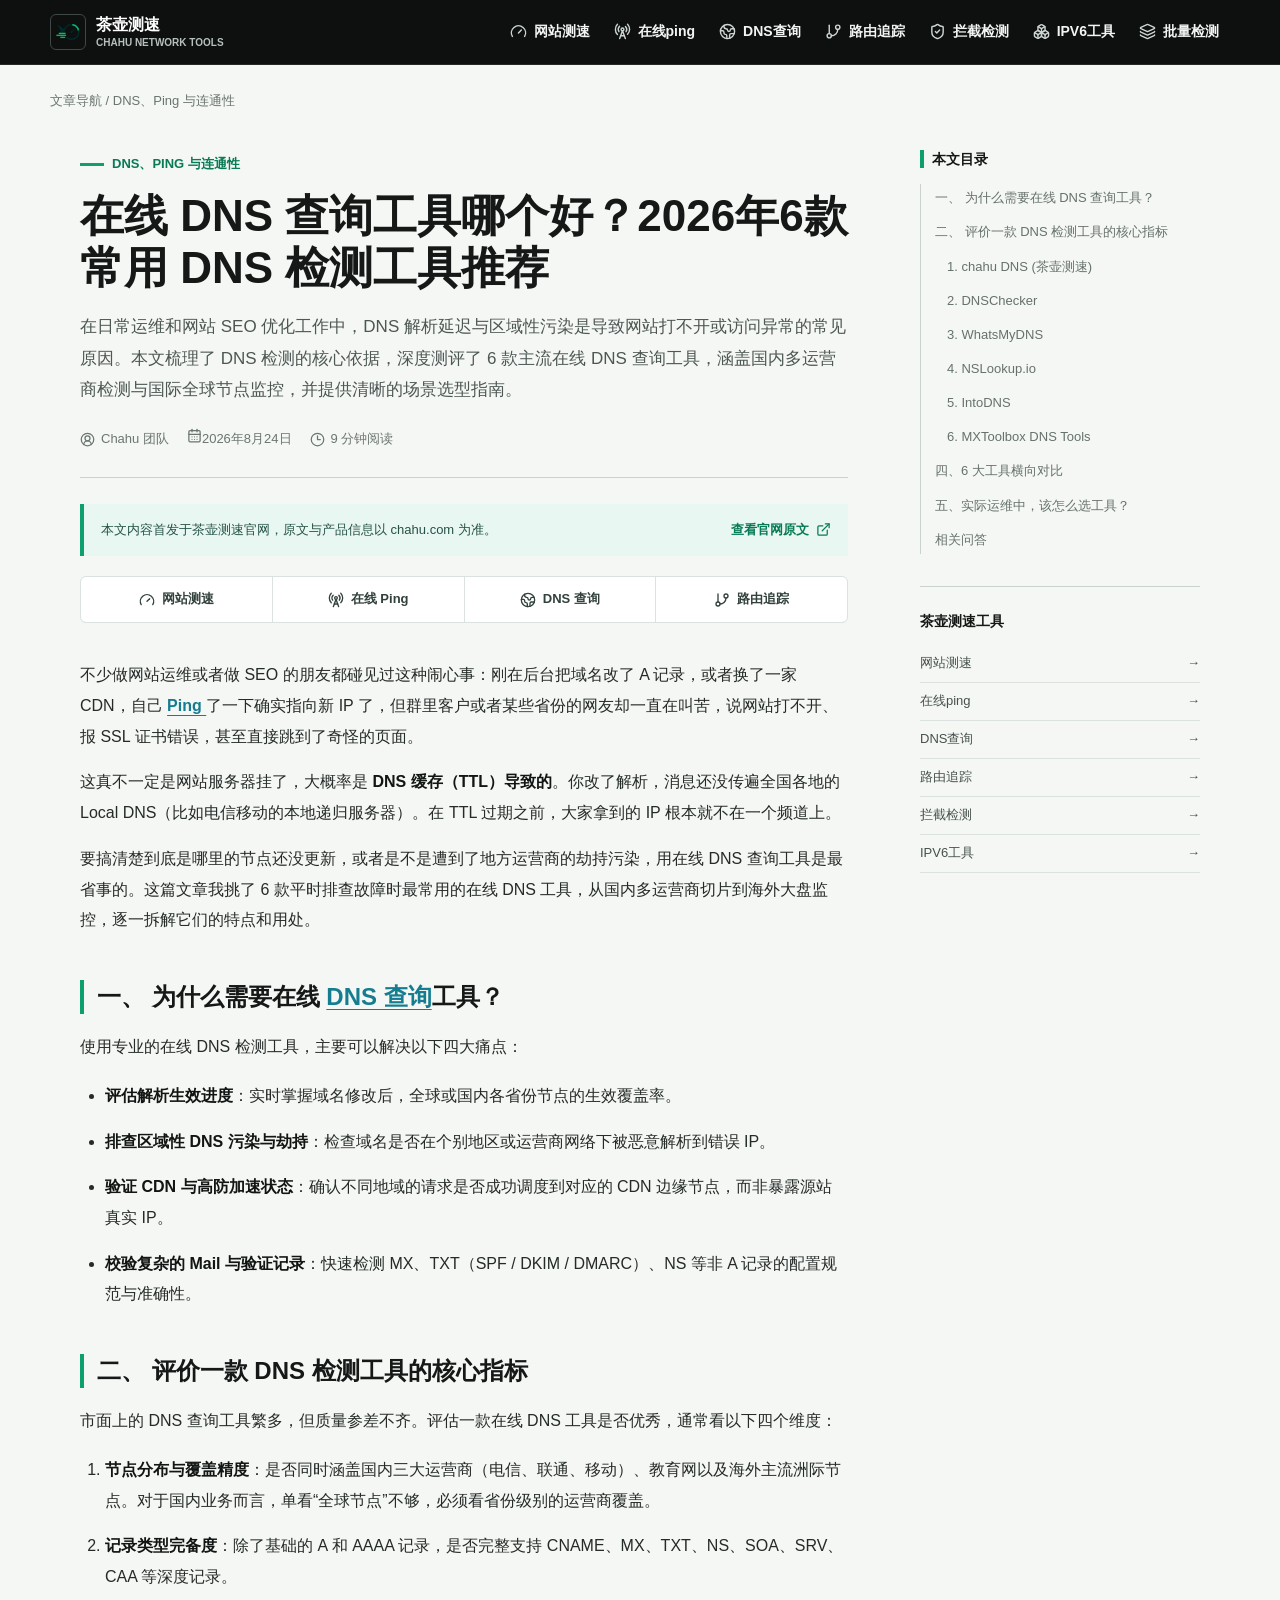
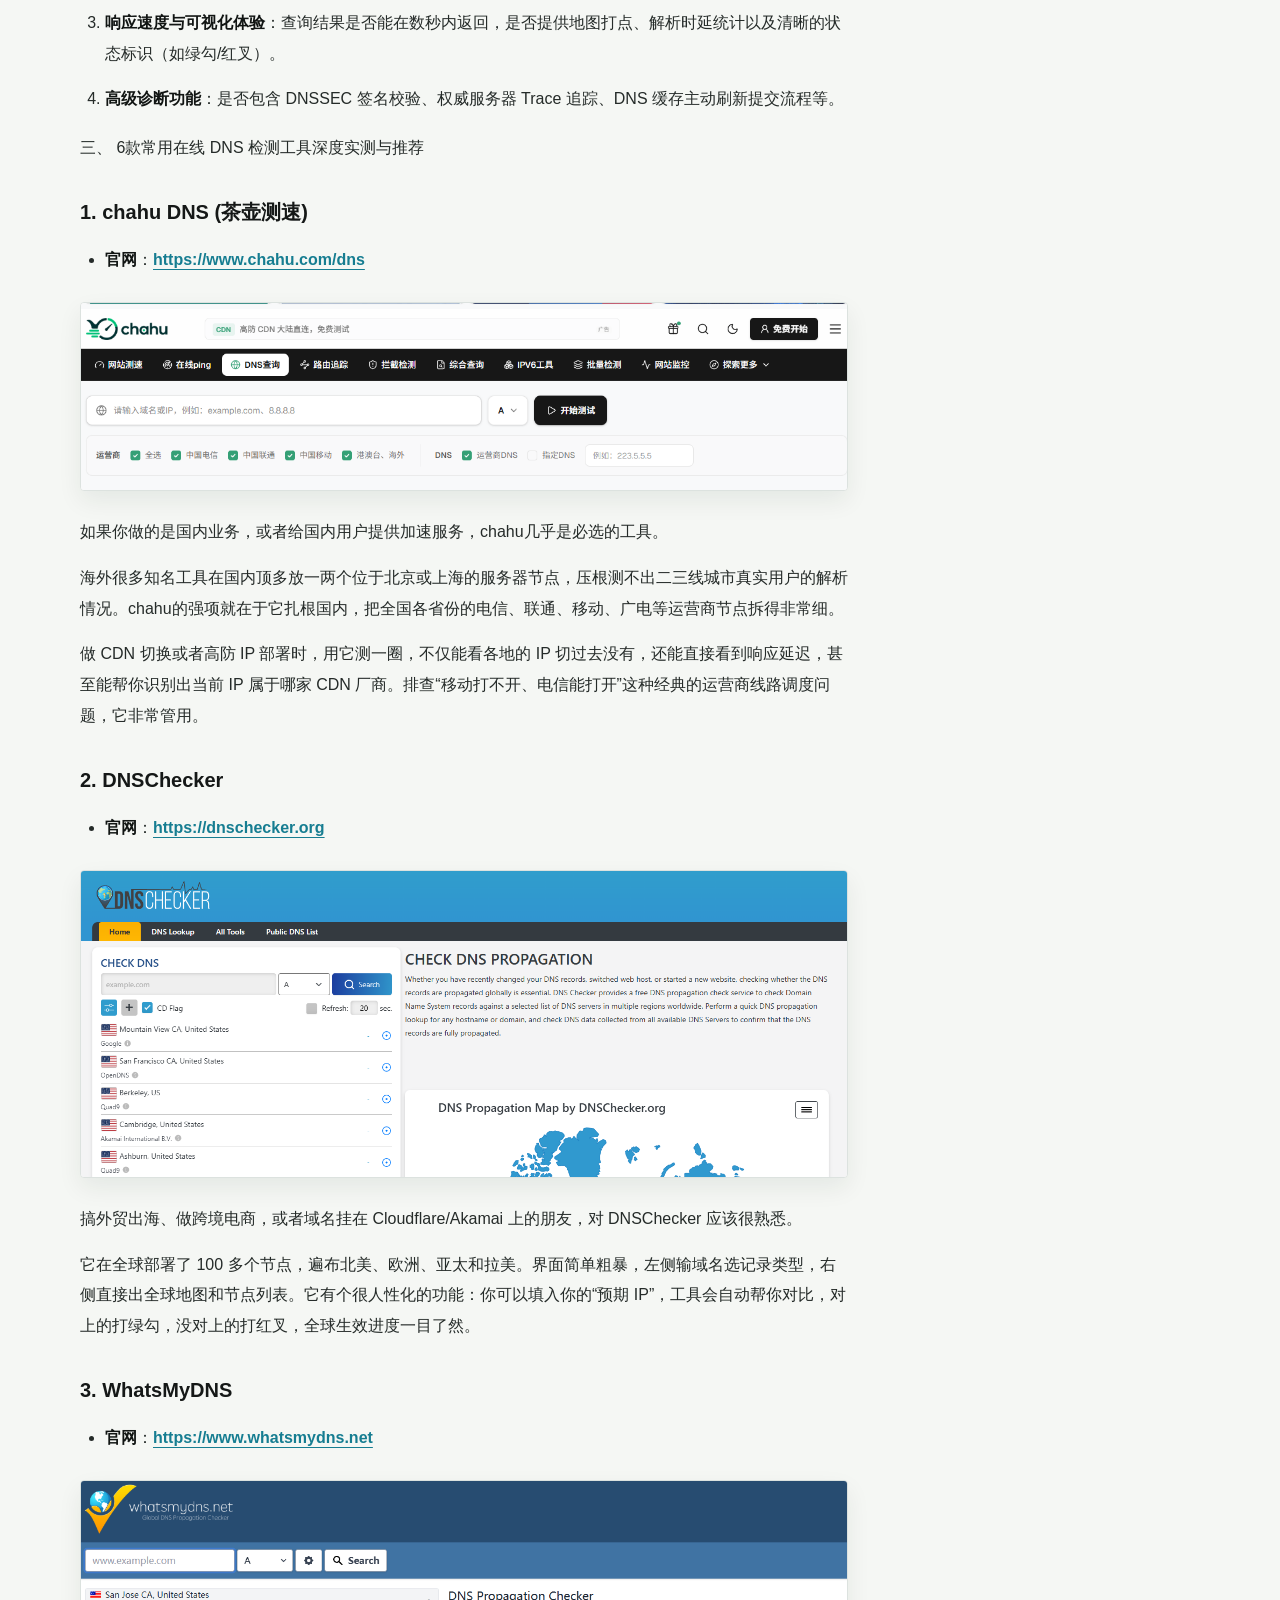
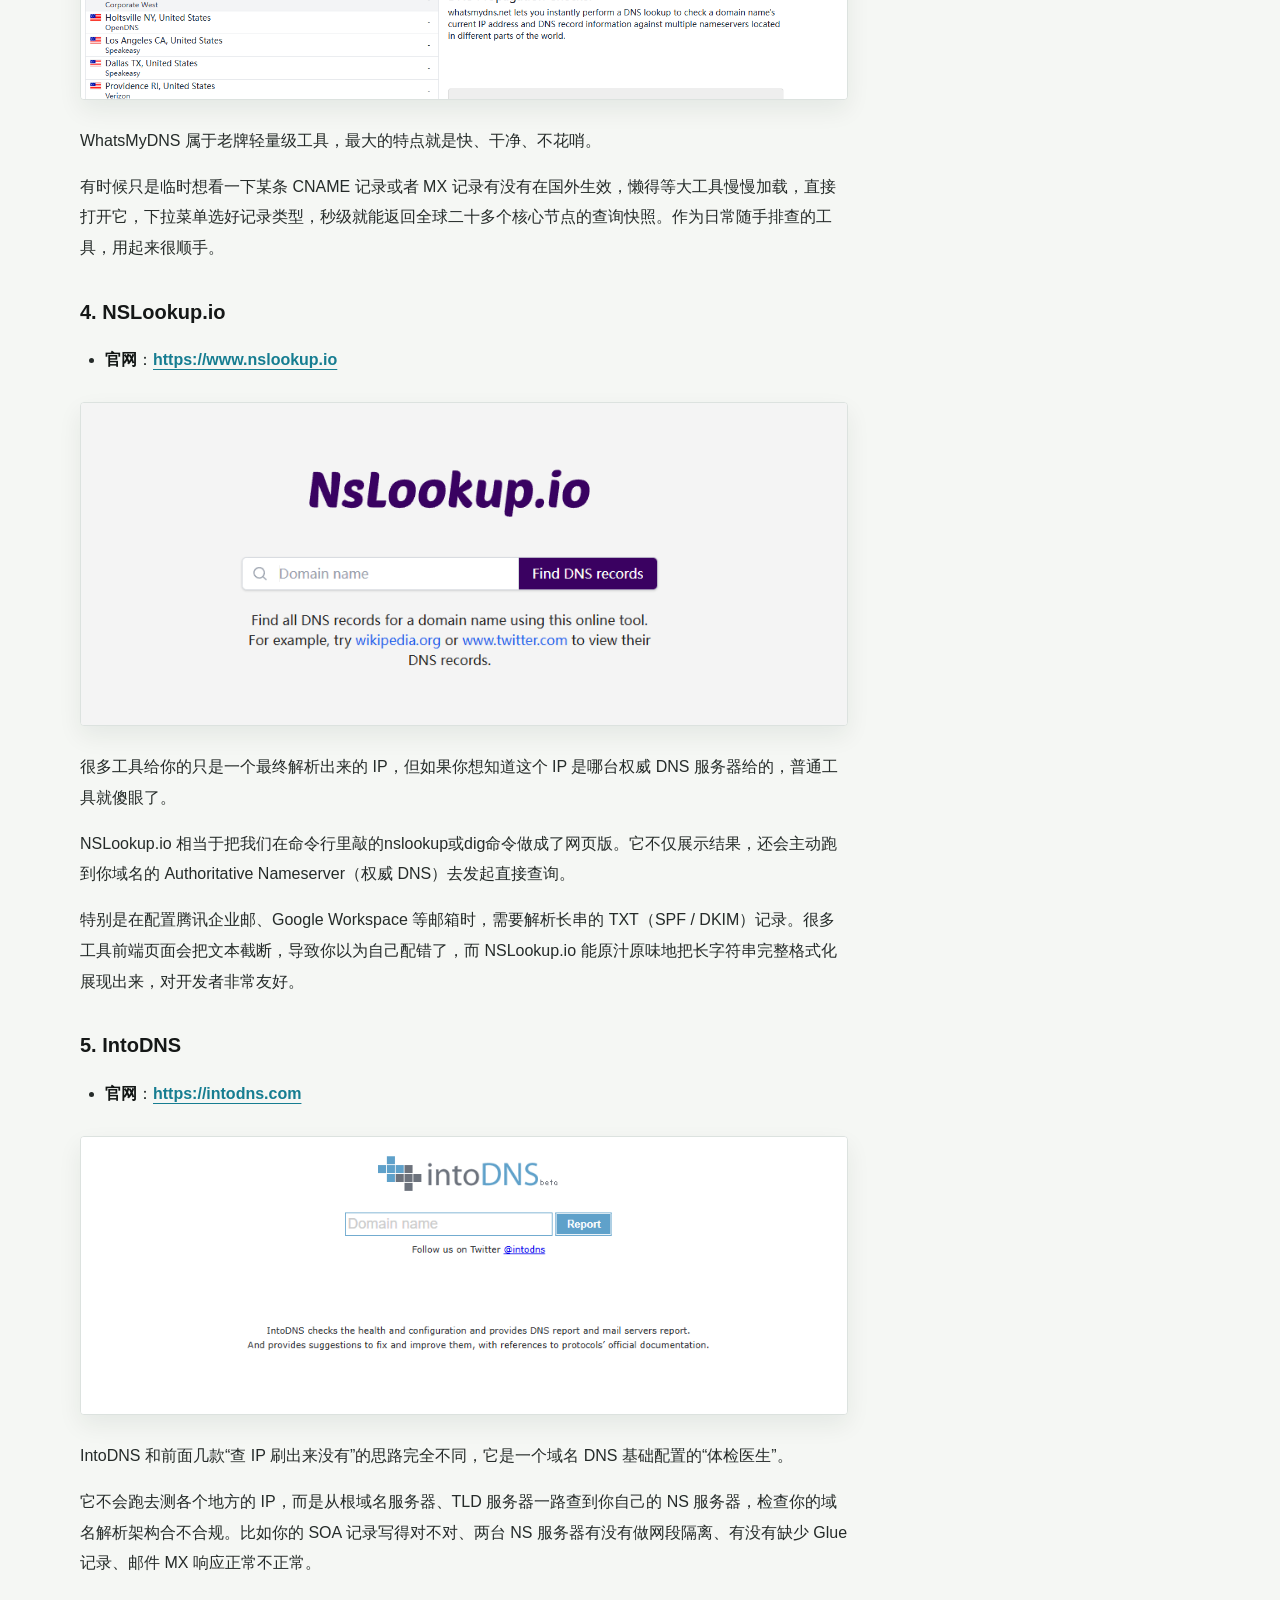
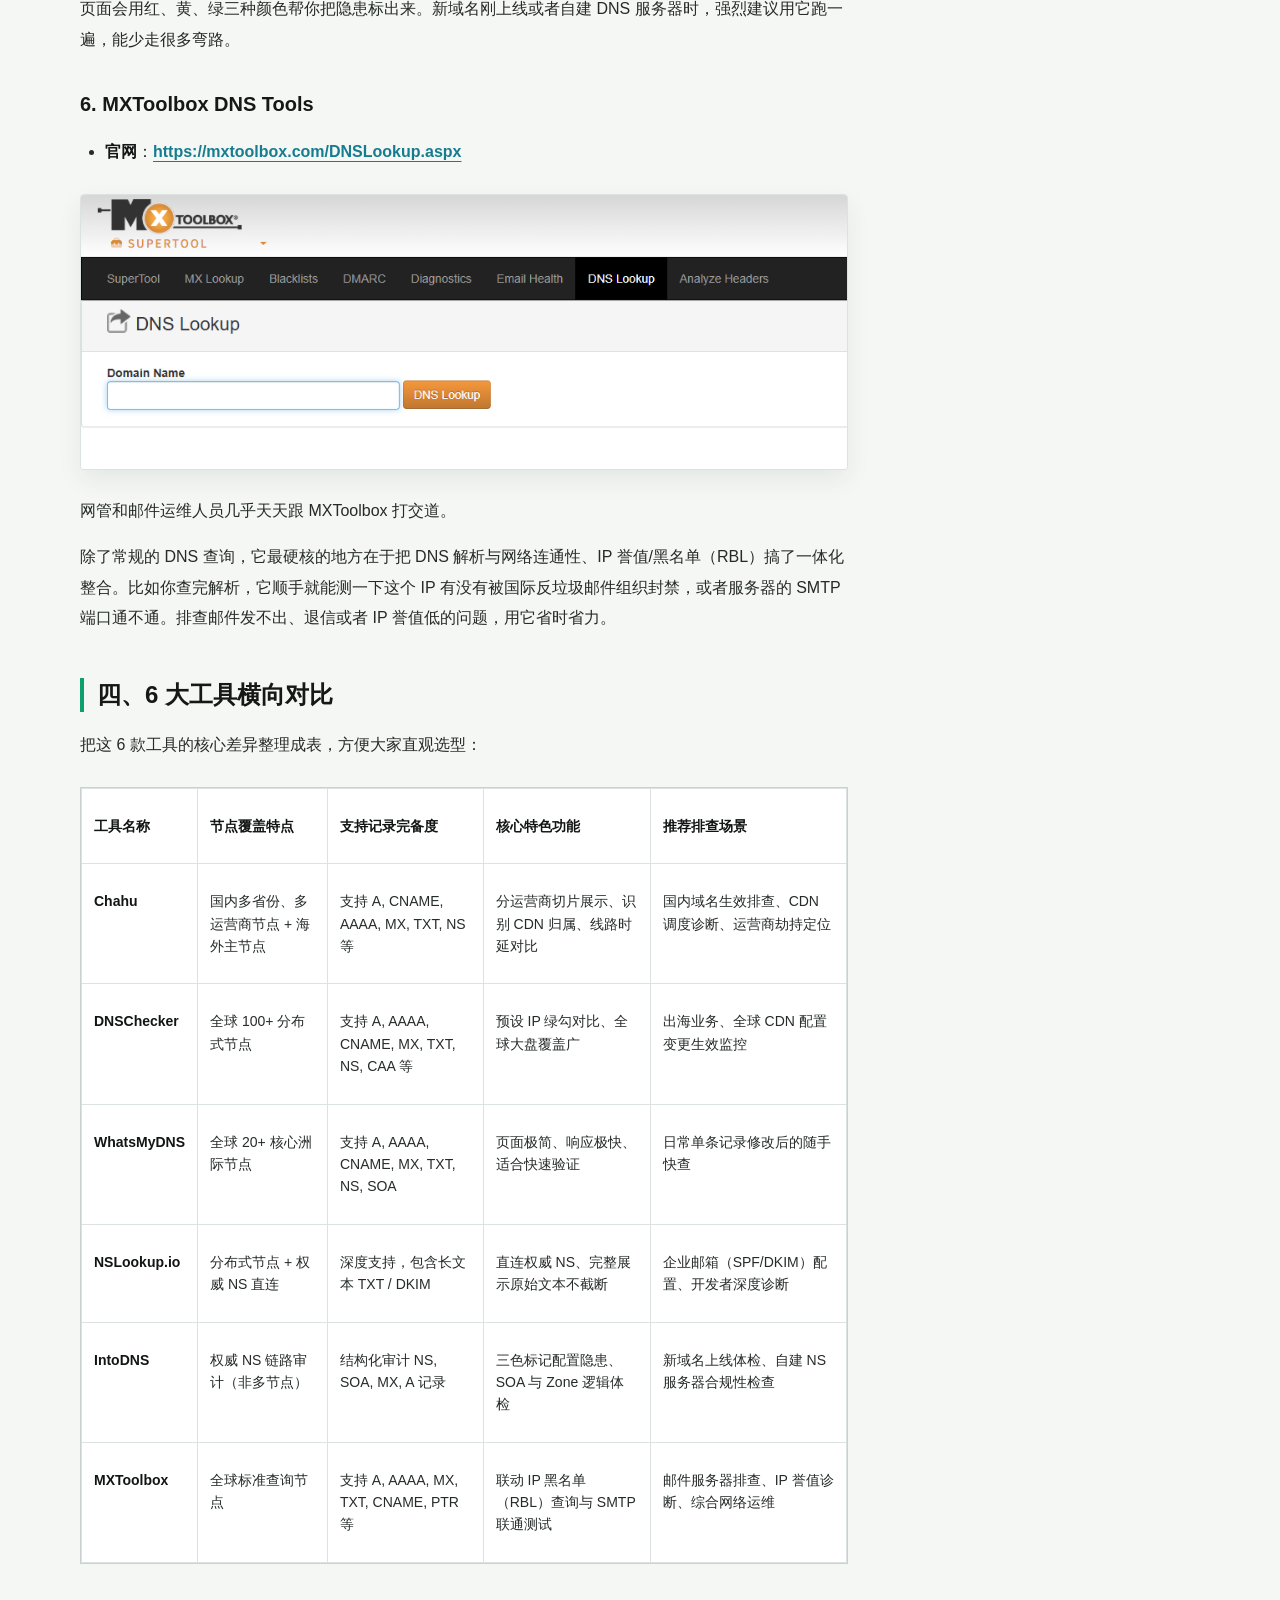
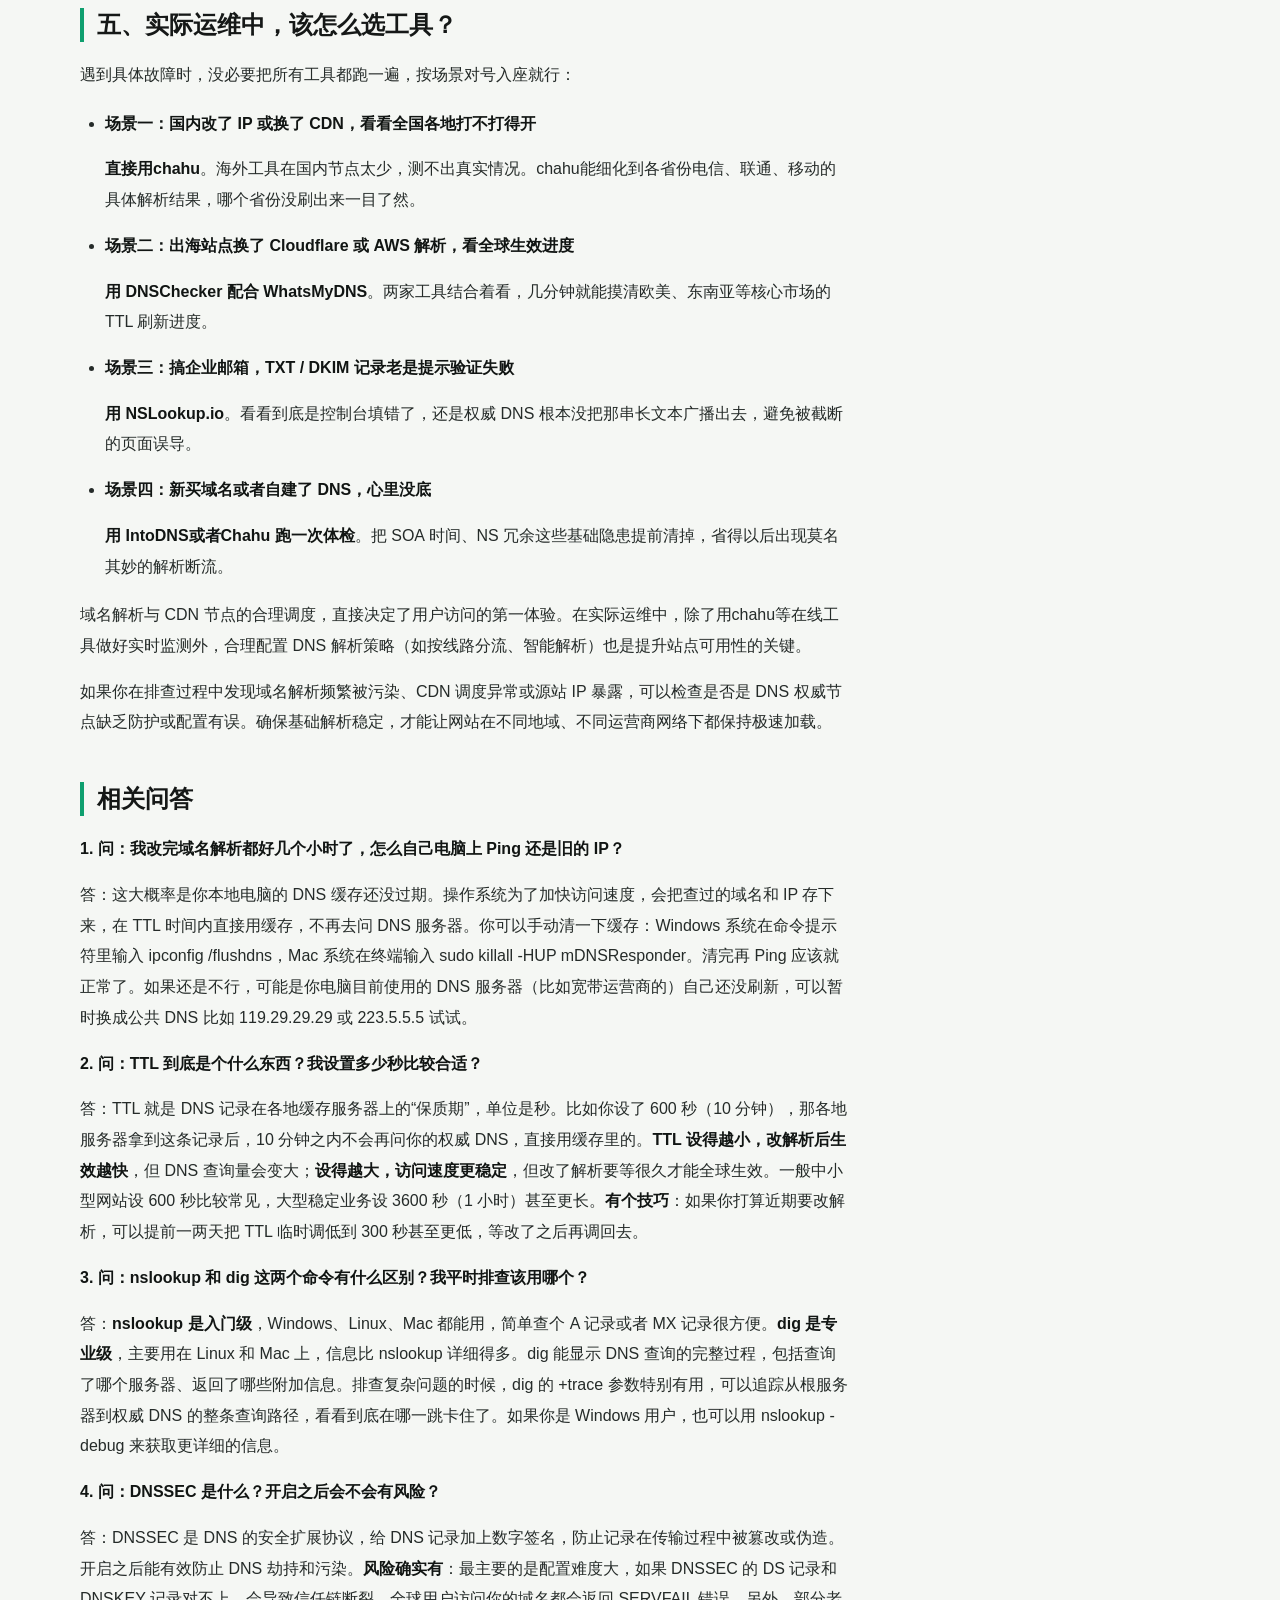
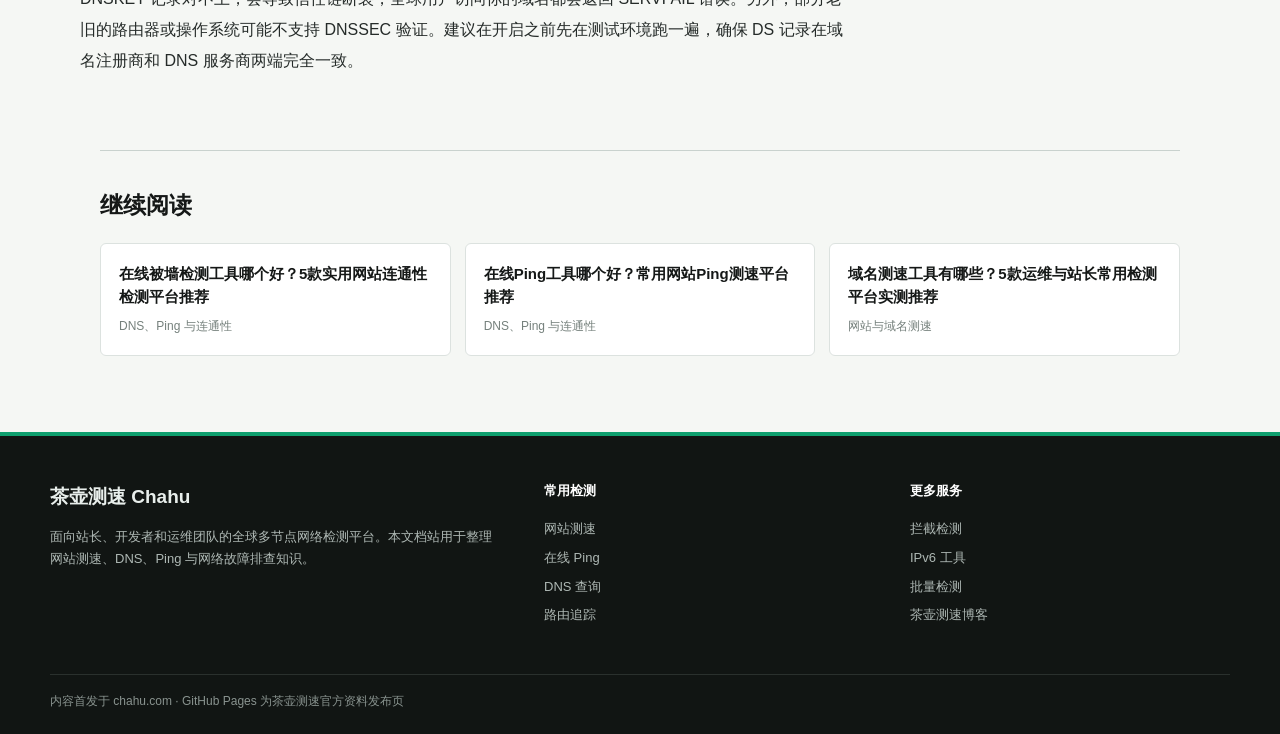
<file: dns-lookup-tools-comparison.html>
<!doctype html>
<html lang="zh-CN">
<head>
  <meta charset="utf-8">
  <meta name="viewport" content="width=device-width, initial-scale=1">
  <title>在线 DNS 查询工具哪个好？2026年6款常用 DNS 检测工具推荐 | 茶壶测速</title>
  <meta name="description" content="在日常运维和网站 SEO 优化工作中，DNS 解析延迟与区域性污染是导致网站打不开或访问异常的常见原因。本文梳理了 DNS 检测的核心依据，深度测评了 6 款主流在线 DNS 查询工具，涵盖国内多运营商检测与国际全球节点监控，并提供清晰的场景选型指南。">
  <meta name="robots" content="index,follow,max-image-preview:large">
  <meta name="author" content="Chahu 团队">
  <meta name="theme-color" content="#0d100f">
  <link rel="canonical" href="https://www.chahu.com/blog/dns-lookup-tools-comparison">
  <link rel="icon" href="assets/chahu-icon.png" type="image/png">
  <link rel="apple-touch-icon" href="assets/chahu-icon.png">
  <meta property="og:locale" content="zh_CN">
  <meta property="og:type" content="article">
  <meta property="og:site_name" content="茶壶测速 Chahu">
  <meta property="og:title" content="在线 DNS 查询工具哪个好？2026年6款常用 DNS 检测工具推荐 | 茶壶测速">
  <meta property="og:description" content="在日常运维和网站 SEO 优化工作中，DNS 解析延迟与区域性污染是导致网站打不开或访问异常的常见原因。本文梳理了 DNS 检测的核心依据，深度测评了 6 款主流在线 DNS 查询工具，涵盖国内多运营商检测与国际全球节点监控，并提供清晰的场景选型指南。">
  <meta property="og:url" content="https://chahucesu.github.io/chahu.com/dns-lookup-tools-comparison.html">
  <meta property="og:image" content="https://www.chahu.com/og/chahu-network-testing-v2.png">
  <meta name="twitter:card" content="summary_large_image">
  <meta name="twitter:title" content="在线 DNS 查询工具哪个好？2026年6款常用 DNS 检测工具推荐 | 茶壶测速">
  <meta name="twitter:description" content="在日常运维和网站 SEO 优化工作中，DNS 解析延迟与区域性污染是导致网站打不开或访问异常的常见原因。本文梳理了 DNS 检测的核心依据，深度测评了 6 款主流在线 DNS 查询工具，涵盖国内多运营商检测与国际全球节点监控，并提供清晰的场景选型指南。">
  <meta name="twitter:image" content="https://www.chahu.com/og/chahu-network-testing-v2.png">
  <link rel="stylesheet" href="assets/styles.css">
  <script type="application/ld+json">{"@context":"https://schema.org","@type":"Article","headline":"在线 DNS 查询工具哪个好？2026年6款常用 DNS 检测工具推荐","description":"在日常运维和网站 SEO 优化工作中，DNS 解析延迟与区域性污染是导致网站打不开或访问异常的常见原因。本文梳理了 DNS 检测的核心依据，深度测评了 6 款主流在线 DNS 查询工具，涵盖国内多运营商检测与国际全球节点监控，并提供清晰的场景选型指南。","datePublished":"2026-08-24T00:00:00.000Z","dateModified":"2026-08-28T03:13:37.000Z","mainEntityOfPage":"https://www.chahu.com/blog/dns-lookup-tools-comparison","image":"https://www.chahu.com/og/chahu-network-testing-v2.png","author":{"@type":"Organization","name":"Chahu 团队","url":"https://www.chahu.com/"},"publisher":{"@type":"Organization","name":"Chahu","url":"https://www.chahu.com/"}}</script>
</head>
<body>

<a class="skip-link" href="#main-content">跳到正文</a>
<div class="reading-progress" data-reading-progress aria-hidden="true"></div>
<header class="site-header">
  <div class="header-inner">
    <a class="brand" href="https://www.chahu.com/" aria-label="茶壶测速官网">
      <span class="brand-mark"><img src="assets/chahu-icon.png" width="32" height="32" alt=""></span>
      <span class="brand-name">茶壶测速<small>Chahu Network Tools</small></span>
    </a>
    <button class="nav-toggle" type="button" data-nav-toggle aria-label="打开菜单" aria-expanded="false"><svg class="lucide lucide-menu" xmlns="http://www.w3.org/2000/svg" width="24" height="24" viewBox="0 0 24 24" fill="none" stroke="currentColor" stroke-width="2" stroke-linecap="round" stroke-linejoin="round" aria-hidden="true"><line x1="4" x2="20" y1="12" y2="12"></line><line x1="4" x2="20" y1="6" y2="6"></line><line x1="4" x2="20" y1="18" y2="18"></line></svg></button>
    <nav class="main-nav" data-main-nav aria-label="茶壶测速工具导航"><a href="https://www.chahu.com/"><svg class="lucide lucide-gauge" xmlns="http://www.w3.org/2000/svg" width="24" height="24" viewBox="0 0 24 24" fill="none" stroke="currentColor" stroke-width="2" stroke-linecap="round" stroke-linejoin="round" aria-hidden="true"><path d="m12 14 4-4"></path><path d="M3.34 19a10 10 0 1 1 17.32 0"></path></svg><span>网站测速</span></a><a href="https://www.chahu.com/ping"><svg class="lucide lucide-radio-tower" xmlns="http://www.w3.org/2000/svg" width="24" height="24" viewBox="0 0 24 24" fill="none" stroke="currentColor" stroke-width="2" stroke-linecap="round" stroke-linejoin="round" aria-hidden="true"><path d="M4.9 16.1C1 12.2 1 5.8 4.9 1.9"></path><path d="M7.8 4.7a6.14 6.14 0 0 0-.8 7.5"></path><circle cx="12" cy="9" r="2"></circle><path d="M16.2 4.8c2 2 2.26 5.11.8 7.47"></path><path d="M19.1 1.9a9.96 9.96 0 0 1 0 14.1"></path><path d="M9.5 18h5"></path><path d="m8 22 4-11 4 11"></path></svg><span>在线ping</span></a><a href="https://www.chahu.com/dns"><svg class="lucide lucide-globe-2" xmlns="http://www.w3.org/2000/svg" width="24" height="24" viewBox="0 0 24 24" fill="none" stroke="currentColor" stroke-width="2" stroke-linecap="round" stroke-linejoin="round" aria-hidden="true"><path d="M21.54 15H17a2 2 0 0 0-2 2v4.54"></path><path d="M7 3.34V5a3 3 0 0 0 3 3a2 2 0 0 1 2 2c0 1.1.9 2 2 2a2 2 0 0 0 2-2c0-1.1.9-2 2-2h3.17"></path><path d="M11 21.95V18a2 2 0 0 0-2-2a2 2 0 0 1-2-2v-1a2 2 0 0 0-2-2H2.05"></path><circle cx="12" cy="12" r="10"></circle></svg><span>DNS查询</span></a><a href="https://www.chahu.com/trace"><svg class="lucide lucide-git-branch" xmlns="http://www.w3.org/2000/svg" width="24" height="24" viewBox="0 0 24 24" fill="none" stroke="currentColor" stroke-width="2" stroke-linecap="round" stroke-linejoin="round" aria-hidden="true"><line x1="6" x2="6" y1="3" y2="15"></line><circle cx="18" cy="6" r="3"></circle><circle cx="6" cy="18" r="3"></circle><path d="M18 9a9 9 0 0 1-9 9"></path></svg><span>路由追踪</span></a><a href="https://www.chahu.com/block"><svg class="lucide lucide-shield-check" xmlns="http://www.w3.org/2000/svg" width="24" height="24" viewBox="0 0 24 24" fill="none" stroke="currentColor" stroke-width="2" stroke-linecap="round" stroke-linejoin="round" aria-hidden="true"><path d="M20 13c0 5-3.5 7.5-7.66 8.95a1 1 0 0 1-.67-.01C7.5 20.5 4 18 4 13V6a1 1 0 0 1 1-1c2 0 4.5-1.2 6.24-2.72a1.17 1.17 0 0 1 1.52 0C14.51 3.81 17 5 19 5a1 1 0 0 1 1 1z"></path><path d="m9 12 2 2 4-4"></path></svg><span>拦截检测</span></a><a href="https://www.chahu.com/ipv6"><svg class="lucide lucide-boxes" xmlns="http://www.w3.org/2000/svg" width="24" height="24" viewBox="0 0 24 24" fill="none" stroke="currentColor" stroke-width="2" stroke-linecap="round" stroke-linejoin="round" aria-hidden="true"><path d="M2.97 12.92A2 2 0 0 0 2 14.63v3.24a2 2 0 0 0 .97 1.71l3 1.8a2 2 0 0 0 2.06 0L12 19v-5.5l-5-3-4.03 2.42Z"></path><path d="m7 16.5-4.74-2.85"></path><path d="m7 16.5 5-3"></path><path d="M7 16.5v5.17"></path><path d="M12 13.5V19l3.97 2.38a2 2 0 0 0 2.06 0l3-1.8a2 2 0 0 0 .97-1.71v-3.24a2 2 0 0 0-.97-1.71L17 10.5l-5 3Z"></path><path d="m17 16.5-5-3"></path><path d="m17 16.5 4.74-2.85"></path><path d="M17 16.5v5.17"></path><path d="M7.97 4.42A2 2 0 0 0 7 6.13v4.37l5 3 5-3V6.13a2 2 0 0 0-.97-1.71l-3-1.8a2 2 0 0 0-2.06 0l-3 1.8Z"></path><path d="M12 8 7.26 5.15"></path><path d="m12 8 4.74-2.85"></path><path d="M12 13.5V8"></path></svg><span>IPV6工具</span></a><a href="https://www.chahu.com/batch"><svg class="lucide lucide-layers-3" xmlns="http://www.w3.org/2000/svg" width="24" height="24" viewBox="0 0 24 24" fill="none" stroke="currentColor" stroke-width="2" stroke-linecap="round" stroke-linejoin="round" aria-hidden="true"><path d="M12.83 2.18a2 2 0 0 0-1.66 0L2.6 6.08a1 1 0 0 0 0 1.83l8.58 3.91a2 2 0 0 0 1.66 0l8.58-3.9a1 1 0 0 0 0-1.83z"></path><path d="M2 12a1 1 0 0 0 .58.91l8.6 3.91a2 2 0 0 0 1.65 0l8.58-3.9A1 1 0 0 0 22 12"></path><path d="M2 17a1 1 0 0 0 .58.91l8.6 3.91a2 2 0 0 0 1.65 0l8.58-3.9A1 1 0 0 0 22 17"></path></svg><span>批量检测</span></a></nav>
  </div>
</header>
<nav class="breadcrumb" aria-label="面包屑"><a href="index.html">文章导航</a> / <span>DNS、Ping 与连通性</span></nav>
<main id="main-content" class="article-layout">
  <article class="article-main">
    <header class="article-header">
      <p class="eyebrow">DNS、Ping 与连通性</p>
      <h1>在线 DNS 查询工具哪个好？2026年6款常用 DNS 检测工具推荐</h1>
      <p class="article-lead">在日常运维和网站 SEO 优化工作中，DNS 解析延迟与区域性污染是导致网站打不开或访问异常的常见原因。本文梳理了 DNS 检测的核心依据，深度测评了 6 款主流在线 DNS 查询工具，涵盖国内多运营商检测与国际全球节点监控，并提供清晰的场景选型指南。</p>
      <div class="article-meta">
        <span><svg class="lucide lucide-circle-user-round" xmlns="http://www.w3.org/2000/svg" width="24" height="24" viewBox="0 0 24 24" fill="none" stroke="currentColor" stroke-width="2" stroke-linecap="round" stroke-linejoin="round" aria-hidden="true"><path d="M18 20a6 6 0 0 0-12 0"></path><circle cx="12" cy="10" r="4"></circle><circle cx="12" cy="12" r="10"></circle></svg>Chahu 团队</span>
        <time datetime="2026-08-24"><svg class="lucide lucide-calendar-days" xmlns="http://www.w3.org/2000/svg" width="24" height="24" viewBox="0 0 24 24" fill="none" stroke="currentColor" stroke-width="2" stroke-linecap="round" stroke-linejoin="round" aria-hidden="true"><path d="M8 2v4"></path><path d="M16 2v4"></path><rect width="18" height="18" x="3" y="4" rx="2"></rect><path d="M3 10h18"></path><path d="M8 14h.01"></path><path d="M12 14h.01"></path><path d="M16 14h.01"></path><path d="M8 18h.01"></path><path d="M12 18h.01"></path><path d="M16 18h.01"></path></svg>2026年8月24日</time>
        <span><svg class="lucide lucide-clock-3" xmlns="http://www.w3.org/2000/svg" width="24" height="24" viewBox="0 0 24 24" fill="none" stroke="currentColor" stroke-width="2" stroke-linecap="round" stroke-linejoin="round" aria-hidden="true"><circle cx="12" cy="12" r="10"></circle><polyline points="12 6 12 12 16.5 12"></polyline></svg>9 分钟阅读</span>
      </div>
    </header>
    <div class="source-strip">
      <p>本文内容首发于茶壶测速官网，原文与产品信息以 chahu.com 为准。</p>
      <a href="https://www.chahu.com/blog/dns-lookup-tools-comparison">查看官网原文<svg class="lucide lucide-external-link" xmlns="http://www.w3.org/2000/svg" width="24" height="24" viewBox="0 0 24 24" fill="none" stroke="currentColor" stroke-width="2" stroke-linecap="round" stroke-linejoin="round" aria-hidden="true"><path d="M15 3h6v6"></path><path d="M10 14 21 3"></path><path d="M18 13v6a2 2 0 0 1-2 2H5a2 2 0 0 1-2-2V8a2 2 0 0 1 2-2h6"></path></svg></a>
    </div>
    <nav class="article-tool-links" aria-label="常用网络检测工具"><a href="https://www.chahu.com/"><svg class="lucide lucide-gauge" xmlns="http://www.w3.org/2000/svg" width="24" height="24" viewBox="0 0 24 24" fill="none" stroke="currentColor" stroke-width="2" stroke-linecap="round" stroke-linejoin="round" aria-hidden="true"><path d="m12 14 4-4"></path><path d="M3.34 19a10 10 0 1 1 17.32 0"></path></svg><span>网站测速</span></a><a href="https://www.chahu.com/ping"><svg class="lucide lucide-radio-tower" xmlns="http://www.w3.org/2000/svg" width="24" height="24" viewBox="0 0 24 24" fill="none" stroke="currentColor" stroke-width="2" stroke-linecap="round" stroke-linejoin="round" aria-hidden="true"><path d="M4.9 16.1C1 12.2 1 5.8 4.9 1.9"></path><path d="M7.8 4.7a6.14 6.14 0 0 0-.8 7.5"></path><circle cx="12" cy="9" r="2"></circle><path d="M16.2 4.8c2 2 2.26 5.11.8 7.47"></path><path d="M19.1 1.9a9.96 9.96 0 0 1 0 14.1"></path><path d="M9.5 18h5"></path><path d="m8 22 4-11 4 11"></path></svg><span>在线 Ping</span></a><a href="https://www.chahu.com/dns"><svg class="lucide lucide-globe-2" xmlns="http://www.w3.org/2000/svg" width="24" height="24" viewBox="0 0 24 24" fill="none" stroke="currentColor" stroke-width="2" stroke-linecap="round" stroke-linejoin="round" aria-hidden="true"><path d="M21.54 15H17a2 2 0 0 0-2 2v4.54"></path><path d="M7 3.34V5a3 3 0 0 0 3 3a2 2 0 0 1 2 2c0 1.1.9 2 2 2a2 2 0 0 0 2-2c0-1.1.9-2 2-2h3.17"></path><path d="M11 21.95V18a2 2 0 0 0-2-2a2 2 0 0 1-2-2v-1a2 2 0 0 0-2-2H2.05"></path><circle cx="12" cy="12" r="10"></circle></svg><span>DNS 查询</span></a><a href="https://www.chahu.com/trace"><svg class="lucide lucide-git-branch" xmlns="http://www.w3.org/2000/svg" width="24" height="24" viewBox="0 0 24 24" fill="none" stroke="currentColor" stroke-width="2" stroke-linecap="round" stroke-linejoin="round" aria-hidden="true"><line x1="6" x2="6" y1="3" y2="15"></line><circle cx="18" cy="6" r="3"></circle><circle cx="6" cy="18" r="3"></circle><path d="M18 9a9 9 0 0 1-9 9"></path></svg><span>路由追踪</span></a></nav>
    <div class="article-body"><p>不少做网站运维或者做 SEO 的朋友都碰见过这种闹心事：刚在后台把域名改了 A 记录，或者换了一家 CDN，自己 <a href="https://www.chahu.com/ping">Ping </a>了一下确实指向新 IP 了，但群里客户或者某些省份的网友却一直在叫苦，说网站打不开、报 SSL 证书错误，甚至直接跳到了奇怪的页面。</p><p>这真不一定是网站服务器挂了，大概率是 <strong>DNS 缓存（TTL）导致的</strong>。你改了解析，消息还没传遍全国各地的 Local DNS（比如电信移动的本地递归服务器）。在 TTL 过期之前，大家拿到的 IP 根本就不在一个频道上。</p><p>要搞清楚到底是哪里的节点还没更新，或者是不是遭到了地方运营商的劫持污染，用在线 DNS 查询工具是最省事的。这篇文章我挑了 6 款平时排查故障时最常用的在线 DNS 工具，从国内多运营商切片到海外大盘监控，逐一拆解它们的特点和用处。</p><h2 id="dns">一、 为什么需要在线 <a href="https://www.chahu.com/dns">DNS 查询</a>工具？</h2><p>使用专业的在线 DNS 检测工具，主要可以解决以下四大痛点：</p><ul><li><p><strong>评估解析生效进度</strong>：实时掌握域名修改后，全球或国内各省份节点的生效覆盖率。</p></li><li><p><strong>排查区域性 DNS 污染与劫持</strong>：检查域名是否在个别地区或运营商网络下被恶意解析到错误 IP。</p></li><li><p><strong>验证 CDN 与高防加速状态</strong>：确认不同地域的请求是否成功调度到对应的 CDN 边缘节点，而非暴露源站真实 IP。</p></li><li><p><strong>校验复杂的 Mail 与验证记录</strong>：快速检测 MX、TXT（SPF / DKIM / DMARC）、NS 等非 A 记录的配置规范与准确性。</p></li></ul><h2 id="dns-2">二、 评价一款 DNS 检测工具的核心指标</h2><p>市面上的 DNS 查询工具繁多，但质量参差不齐。评估一款在线 DNS 工具是否优秀，通常看以下四个维度：</p><ol><li><p><strong>节点分布与覆盖精度</strong>：是否同时涵盖国内三大运营商（电信、联通、移动）、教育网以及海外主流洲际节点。对于国内业务而言，单看“全球节点”不够，必须看省份级别的运营商覆盖。</p></li><li><p><strong>记录类型完备度</strong>：除了基础的 A 和 AAAA 记录，是否完整支持 CNAME、MX、TXT、NS、SOA、SRV、CAA 等深度记录。</p></li><li><p><strong>响应速度与可视化体验</strong>：查询结果是否能在数秒内返回，是否提供地图打点、解析时延统计以及清晰的状态标识（如绿勾/红叉）。</p></li><li><p><strong>高级诊断功能</strong>：是否包含 DNSSEC 签名校验、权威服务器 Trace 追踪、DNS 缓存主动刷新提交流程等。</p></li></ol><p></p><p>三、 6款常用在线 DNS 检测工具深度实测与推荐</p><h3 id="1-chahu-dns">1. chahu DNS (茶壶测速)</h3><ul><li><p><strong>官网</strong>：<a href="https://www.chahu.com/dns">https://www.chahu.com/dns</a></p></li></ul><img src="assets/articles/dns-lookup-tools-comparison/image-01.png" alt="ScreenShot_2026-08-24_172242_295.png" loading="lazy" decoding="async"><p>如果你做的是国内业务，或者给国内用户提供加速服务，chahu几乎是必选的工具。</p><p>海外很多知名工具在国内顶多放一两个位于北京或上海的服务器节点，压根测不出二三线城市真实用户的解析情况。chahu的强项就在于它扎根国内，把全国各省份的电信、联通、移动、广电等运营商节点拆得非常细。</p><p>做 CDN 切换或者高防 IP 部署时，用它测一圈，不仅能看各地的 IP 切过去没有，还能直接看到响应延迟，甚至能帮你识别出当前 IP 属于哪家 CDN 厂商。排查“移动打不开、电信能打开”这种经典的运营商线路调度问题，它非常管用。</p><h3 id="2-dnschecker">2. DNSChecker</h3><ul><li><p><strong>官网</strong>：<a href="https://dnschecker.org">https://dnschecker.org</a></p></li></ul><img src="assets/articles/dns-lookup-tools-comparison/image-02.png" alt="ScreenShot_2026-08-24_172306_959.png" loading="lazy" decoding="async"><p>搞外贸出海、做跨境电商，或者域名挂在 Cloudflare/Akamai 上的朋友，对 DNSChecker 应该很熟悉。</p><p>它在全球部署了 100 多个节点，遍布北美、欧洲、亚太和拉美。界面简单粗暴，左侧输域名选记录类型，右侧直接出全球地图和节点列表。它有个很人性化的功能：你可以填入你的“预期 IP”，工具会自动帮你对比，对上的打绿勾，没对上的打红叉，全球生效进度一目了然。</p><h3 id="3-whatsmydns">3. WhatsMyDNS</h3><ul><li><p><strong>官网</strong>：<a href="https://www.whatsmydns.net">https://www.whatsmydns.net</a></p></li></ul><img src="assets/articles/dns-lookup-tools-comparison/image-03.png" alt="ScreenShot_2026-08-24_172330_810.png" loading="lazy" decoding="async"><p>WhatsMyDNS 属于老牌轻量级工具，最大的特点就是快、干净、不花哨。</p><p>有时候只是临时想看一下某条 CNAME 记录或者 MX 记录有没有在国外生效，懒得等大工具慢慢加载，直接打开它，下拉菜单选好记录类型，秒级就能返回全球二十多个核心节点的查询快照。作为日常随手排查的工具，用起来很顺手。</p><h3 id="4-nslookup-io">4. NSLookup.io</h3><ul><li><p><strong>官网</strong>：<a href="https://www.nslookup.io">https://www.nslookup.io</a></p></li></ul><img src="assets/articles/dns-lookup-tools-comparison/image-04.png" alt="ScreenShot_2026-08-24_172348_091.png" loading="lazy" decoding="async"><p>很多工具给你的只是一个最终解析出来的 IP，但如果你想知道这个 IP 是哪台权威 DNS 服务器给的，普通工具就傻眼了。</p><p>NSLookup.io 相当于把我们在命令行里敲的nslookup或dig命令做成了网页版。它不仅展示结果，还会主动跑到你域名的 Authoritative Nameserver（权威 DNS）去发起直接查询。</p><p>特别是在配置腾讯企业邮、Google Workspace 等邮箱时，需要解析长串的 TXT（SPF / DKIM）记录。很多工具前端页面会把文本截断，导致你以为自己配错了，而 NSLookup.io 能原汁原味地把长字符串完整格式化展现出来，对开发者非常友好。</p><h3 id="5-intodns">5. IntoDNS</h3><ul><li><p><strong>官网</strong>：<a href="https://intodns.com">https://intodns.com</a></p></li></ul><img src="assets/articles/dns-lookup-tools-comparison/image-05.png" alt="ScreenShot_2026-08-24_172407_722.png" loading="lazy" decoding="async"><p>IntoDNS 和前面几款“查 IP 刷出来没有”的思路完全不同，它是一个域名 DNS 基础配置的“体检医生”。</p><p>它不会跑去测各个地方的 IP，而是从根域名服务器、TLD 服务器一路查到你自己的 NS 服务器，检查你的域名解析架构合不合规。比如你的 SOA 记录写得对不对、两台 NS 服务器有没有做网段隔离、有没有缺少 Glue 记录、邮件 MX 响应正常不正常。</p><p>页面会用红、黄、绿三种颜色帮你把隐患标出来。新域名刚上线或者自建 DNS 服务器时，强烈建议用它跑一遍，能少走很多弯路。</p><h3 id="6-mxtoolbox-dns-tools">6. MXToolbox DNS Tools</h3><ul><li><p><strong>官网</strong>：<a href="https://mxtoolbox.com/DNSLookup.aspx">https://mxtoolbox.com/DNSLookup.aspx</a></p></li></ul><img src="assets/articles/dns-lookup-tools-comparison/image-06.png" alt="ScreenShot_2026-08-24_172432_021.png" loading="lazy" decoding="async"><p>网管和邮件运维人员几乎天天跟 MXToolbox 打交道。</p><p>除了常规的 DNS 查询，它最硬核的地方在于把 DNS 解析与网络连通性、IP 誉值/黑名单（RBL）搞了一体化整合。比如你查完解析，它顺手就能测一下这个 IP 有没有被国际反垃圾邮件组织封禁，或者服务器的 SMTP 端口通不通。排查邮件发不出、退信或者 IP 誉值低的问题，用它省时省力。</p><h2 id="6">四、6 大工具横向对比</h2><p>把这 6 款工具的核心差异整理成表，方便大家直观选型：</p><div class="table-scroll"><table><tbody><tr><td colspan="1" rowspan="1"><p><strong>工具名称</strong></p></td><td colspan="1" rowspan="1"><p><strong>节点覆盖特点</strong></p></td><td colspan="1" rowspan="1"><p><strong>支持记录完备度</strong></p></td><td colspan="1" rowspan="1"><p><strong>核心特色功能</strong></p></td><td colspan="1" rowspan="1"><p><strong>推荐排查场景</strong></p></td></tr><tr><td colspan="1" rowspan="1"><p><strong>Chahu</strong></p></td><td colspan="1" rowspan="1"><p>国内多省份、多运营商节点 + 海外主节点</p></td><td colspan="1" rowspan="1"><p>支持 A, CNAME, AAAA, MX, TXT, NS 等</p></td><td colspan="1" rowspan="1"><p>分运营商切片展示、识别 CDN 归属、线路时延对比</p></td><td colspan="1" rowspan="1"><p>国内域名生效排查、CDN 调度诊断、运营商劫持定位</p></td></tr><tr><td colspan="1" rowspan="1"><p><strong>DNSChecker</strong></p></td><td colspan="1" rowspan="1"><p>全球 100+ 分布式节点</p></td><td colspan="1" rowspan="1"><p>支持 A, AAAA, CNAME, MX, TXT, NS, CAA 等</p></td><td colspan="1" rowspan="1"><p>预设 IP 绿勾对比、全球大盘覆盖广</p></td><td colspan="1" rowspan="1"><p>出海业务、全球 CDN 配置变更生效监控</p></td></tr><tr><td colspan="1" rowspan="1"><p><strong>WhatsMyDNS</strong></p></td><td colspan="1" rowspan="1"><p>全球 20+ 核心洲际节点</p></td><td colspan="1" rowspan="1"><p>支持 A, AAAA, CNAME, MX, TXT, NS, SOA</p></td><td colspan="1" rowspan="1"><p>页面极简、响应极快、适合快速验证</p></td><td colspan="1" rowspan="1"><p>日常单条记录修改后的随手快查</p></td></tr><tr><td colspan="1" rowspan="1"><p><strong>NSLookup.io</strong></p></td><td colspan="1" rowspan="1"><p>分布式节点 + 权威 NS 直连</p></td><td colspan="1" rowspan="1"><p>深度支持，包含长文本 TXT / DKIM</p></td><td colspan="1" rowspan="1"><p>直连权威 NS、完整展示原始文本不截断</p></td><td colspan="1" rowspan="1"><p>企业邮箱（SPF/DKIM）配置、开发者深度诊断</p></td></tr><tr><td colspan="1" rowspan="1"><p><strong>IntoDNS</strong></p></td><td colspan="1" rowspan="1"><p>权威 NS 链路审计（非多节点）</p></td><td colspan="1" rowspan="1"><p>结构化审计 NS, SOA, MX, A 记录</p></td><td colspan="1" rowspan="1"><p>三色标记配置隐患、SOA 与 Zone 逻辑体检</p></td><td colspan="1" rowspan="1"><p>新域名上线体检、自建 NS 服务器合规性检查</p></td></tr><tr><td colspan="1" rowspan="1"><p><strong>MXToolbox</strong></p></td><td colspan="1" rowspan="1"><p>全球标准查询节点</p></td><td colspan="1" rowspan="1"><p>支持 A, AAAA, MX, TXT, CNAME, PTR 等</p></td><td colspan="1" rowspan="1"><p>联动 IP 黑名单（RBL）查询与 SMTP 联通测试</p></td><td colspan="1" rowspan="1"><p>邮件服务器排查、IP 誉值诊断、综合网络运维</p></td></tr></tbody></table></div><h2 id="section-10">五、实际运维中，该怎么选工具？</h2><p>遇到具体故障时，没必要把所有工具都跑一遍，按场景对号入座就行：</p><ul><li><p><strong>场景一：国内改了 IP 或换了 CDN，看看全国各地打不打得开</strong></p><p><strong>直接用chahu</strong>。海外工具在国内节点太少，测不出真实情况。chahu能细化到各省份电信、联通、移动的具体解析结果，哪个省份没刷出来一目了然。</p></li><li><p><strong>场景二：出海站点换了 Cloudflare 或 AWS 解析，看全球生效进度</strong></p><p><strong>用 DNSChecker 配合 WhatsMyDNS</strong>。两家工具结合着看，几分钟就能摸清欧美、东南亚等核心市场的 TTL 刷新进度。</p></li><li><p><strong>场景三：搞企业邮箱，TXT / DKIM 记录老是提示验证失败</strong></p><p><strong>用 NSLookup.io</strong>。看看到底是控制台填错了，还是权威 DNS 根本没把那串长文本广播出去，避免被截断的页面误导。</p></li><li><p><strong>场景四：新买域名或者自建了 DNS，心里没底</strong></p><p><strong>用 IntoDNS或者Chahu 跑一次体检</strong>。把 SOA 时间、NS 冗余这些基础隐患提前清掉，省得以后出现莫名其妙的解析断流。</p></li></ul><p>域名解析与 CDN 节点的合理调度，直接决定了用户访问的第一体验。在实际运维中，除了用chahu等在线工具做好实时监测外，合理配置 DNS 解析策略（如按线路分流、智能解析）也是提升站点可用性的关键。</p><p>如果你在排查过程中发现域名解析频繁被污染、CDN 调度异常或源站 IP 暴露，可以检查是否是 DNS 权威节点缺乏防护或配置有误。确保基础解析稳定，才能让网站在不同地域、不同运营商网络下都保持极速加载。</p><p></p><h2 id="section-11">相关问答</h2><p><strong>1. 问：我改完域名解析都好几个小时了，怎么自己电脑上 Ping 还是旧的 IP？</strong></p><p>答：这大概率是你本地电脑的 DNS 缓存还没过期。操作系统为了加快访问速度，会把查过的域名和 IP 存下来，在 TTL 时间内直接用缓存，不再去问 DNS 服务器。你可以手动清一下缓存：Windows 系统在命令提示符里输入 ipconfig /flushdns，Mac 系统在终端输入 sudo killall -HUP mDNSResponder。清完再 Ping 应该就正常了。如果还是不行，可能是你电脑目前使用的 DNS 服务器（比如宽带运营商的）自己还没刷新，可以暂时换成公共 DNS 比如 119.29.29.29 或 223.5.5.5 试试。</p><p><strong>2. 问：TTL 到底是个什么东西？我设置多少秒比较合适？</strong></p><p>答：TTL 就是 DNS 记录在各地缓存服务器上的“保质期”，单位是秒。比如你设了 600 秒（10 分钟），那各地服务器拿到这条记录后，10 分钟之内不会再问你的权威 DNS，直接用缓存里的。<strong>TTL 设得越小，改解析后生效越快</strong>，但 DNS 查询量会变大；<strong>设得越大，访问速度更稳定</strong>，但改了解析要等很久才能全球生效。一般中小型网站设 600 秒比较常见，大型稳定业务设 3600 秒（1 小时）甚至更长。<strong>有个技巧</strong>：如果你打算近期要改解析，可以提前一两天把 TTL 临时调低到 300 秒甚至更低，等改了之后再调回去。</p><p><strong>3. 问：nslookup 和 dig 这两个命令有什么区别？我平时排查该用哪个？</strong></p><p>答：<strong>nslookup 是入门级</strong>，Windows、Linux、Mac 都能用，简单查个 A 记录或者 MX 记录很方便。<strong>dig 是专业级</strong>，主要用在 Linux 和 Mac 上，信息比 nslookup 详细得多。dig 能显示 DNS 查询的完整过程，包括查询了哪个服务器、返回了哪些附加信息。排查复杂问题的时候，dig 的 +trace 参数特别有用，可以追踪从根服务器到权威 DNS 的整条查询路径，看看到底在哪一跳卡住了。如果你是 Windows 用户，也可以用 nslookup -debug 来获取更详细的信息。</p><p><strong>4. 问：DNSSEC 是什么？开启之后会不会有风险？</strong></p><p>答：DNSSEC 是 DNS 的安全扩展协议，给 DNS 记录加上数字签名，防止记录在传输过程中被篡改或伪造。开启之后能有效防止 DNS 劫持和污染。<strong>风险确实有</strong>：最主要的是配置难度大，如果 DNSSEC 的 DS 记录和 DNSKEY 记录对不上，会导致信任链断裂，全球用户访问你的域名都会返回 SERVFAIL 错误。另外，部分老旧的路由器或操作系统可能不支持 DNSSEC 验证。建议在开启之前先在测试环境跑一遍，确保 DS 记录在域名注册商和 DNS 服务商两端完全一致。</p><p></p></div>
  </article>
  <aside class="article-aside">
    <h2 class="toc-title">本文目录</h2>
    <ol class="toc"><li><a href="#dns" data-level="2">一、 为什么需要在线 DNS 查询工具？</a></li><li><a href="#dns-2" data-level="2">二、 评价一款 DNS 检测工具的核心指标</a></li><li><a href="#1-chahu-dns" data-level="3">1. chahu DNS (茶壶测速)</a></li><li><a href="#2-dnschecker" data-level="3">2. DNSChecker</a></li><li><a href="#3-whatsmydns" data-level="3">3. WhatsMyDNS</a></li><li><a href="#4-nslookup-io" data-level="3">4. NSLookup.io</a></li><li><a href="#5-intodns" data-level="3">5. IntoDNS</a></li><li><a href="#6-mxtoolbox-dns-tools" data-level="3">6. MXToolbox DNS Tools</a></li><li><a href="#6" data-level="2">四、6 大工具横向对比</a></li><li><a href="#section-10" data-level="2">五、实际运维中，该怎么选工具？</a></li><li><a href="#section-11" data-level="2">相关问答</a></li></ol>
    <div class="aside-tools">
      <h2>茶壶测速工具</h2>
      <a href="https://www.chahu.com/"><span>网站测速</span><span>→</span></a><a href="https://www.chahu.com/ping"><span>在线ping</span><span>→</span></a><a href="https://www.chahu.com/dns"><span>DNS查询</span><span>→</span></a><a href="https://www.chahu.com/trace"><span>路由追踪</span><span>→</span></a><a href="https://www.chahu.com/block"><span>拦截检测</span><span>→</span></a><a href="https://www.chahu.com/ipv6"><span>IPV6工具</span><span>→</span></a>
    </div>
  </aside>
</main>
<section class="related">
  <h2>继续阅读</h2>
  <div class="related-grid"><a class="related-card" href="best-online-blocked-site-checkers.html"><strong>在线被墙检测工具哪个好？5款实用网站连通性检测平台推荐</strong><span>DNS、Ping 与连通性</span></a><a class="related-card" href="best-online-ping-tools.html"><strong>在线Ping工具哪个好？常用网站Ping测速平台推荐</strong><span>DNS、Ping 与连通性</span></a><a class="related-card" href="domain-speed-test-tools.html"><strong>域名测速工具有哪些？5款运维与站长常用检测平台实测推荐</strong><span>网站与域名测速</span></a></div>
</section>

<footer class="site-footer">
  <div class="footer-inner">
    <div>
      <p class="footer-brand">茶壶测速 Chahu</p>
      <p class="footer-copy">面向站长、开发者和运维团队的全球多节点网络检测平台。本文档站用于整理网站测速、DNS、Ping 与网络故障排查知识。</p>
    </div>
    <div class="footer-group">
      <h2>常用检测</h2>
      <a href="https://www.chahu.com/">网站测速</a>
      <a href="https://www.chahu.com/ping">在线 Ping</a>
      <a href="https://www.chahu.com/dns">DNS 查询</a>
      <a href="https://www.chahu.com/trace">路由追踪</a>
    </div>
    <div class="footer-group">
      <h2>更多服务</h2>
      <a href="https://www.chahu.com/block">拦截检测</a>
      <a href="https://www.chahu.com/ipv6">IPv6 工具</a>
      <a href="https://www.chahu.com/batch">批量检测</a>
      <a href="https://www.chahu.com/blog">茶壶测速博客</a>
    </div>
  </div>
  <div class="footer-bottom">内容首发于 chahu.com · GitHub Pages 为茶壶测速官方资料发布页</div>
</footer>
<button class="back-top" type="button" data-back-top aria-label="返回顶部"><svg class="lucide lucide-arrow-up" xmlns="http://www.w3.org/2000/svg" width="24" height="24" viewBox="0 0 24 24" fill="none" stroke="currentColor" stroke-width="2" stroke-linecap="round" stroke-linejoin="round" aria-hidden="true"><path d="m5 12 7-7 7 7"></path><path d="M12 19V5"></path></svg></button>
<script defer src="assets/site.js"></script>
</body>
</html>
</file>
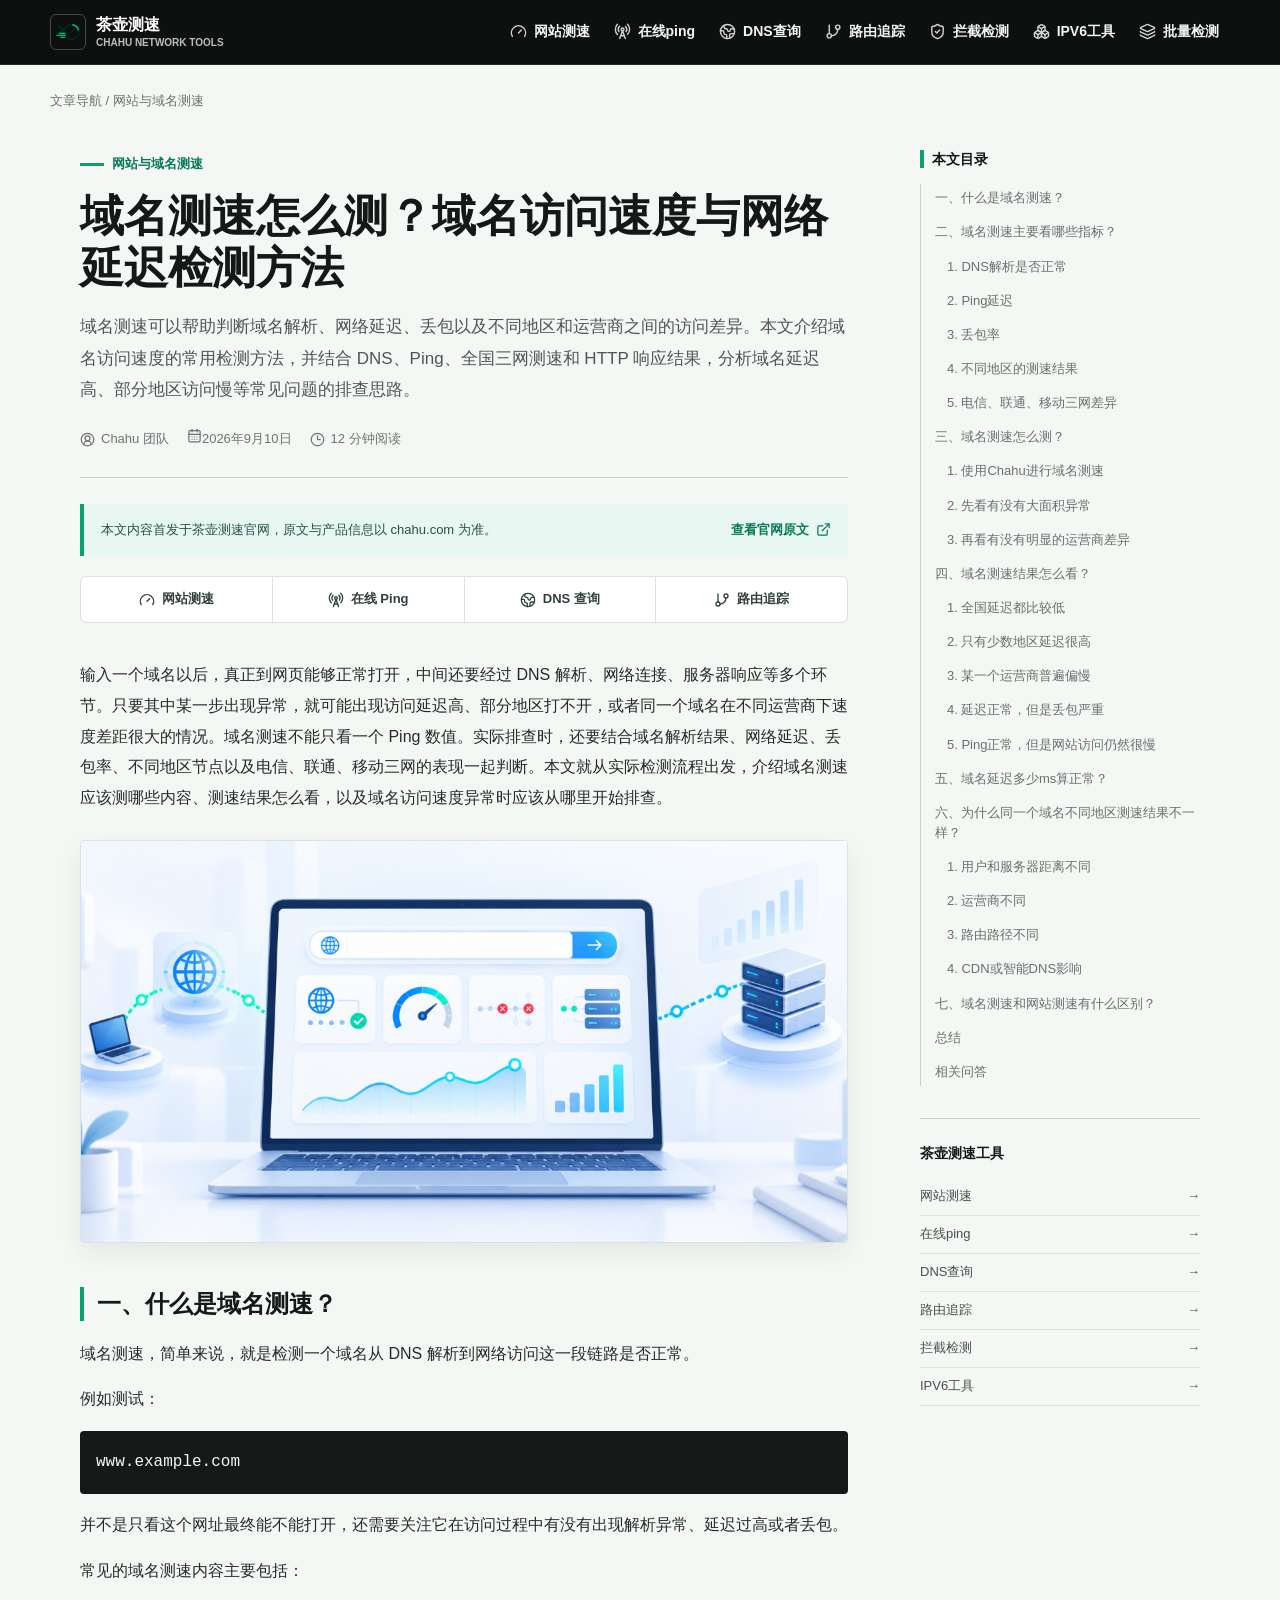
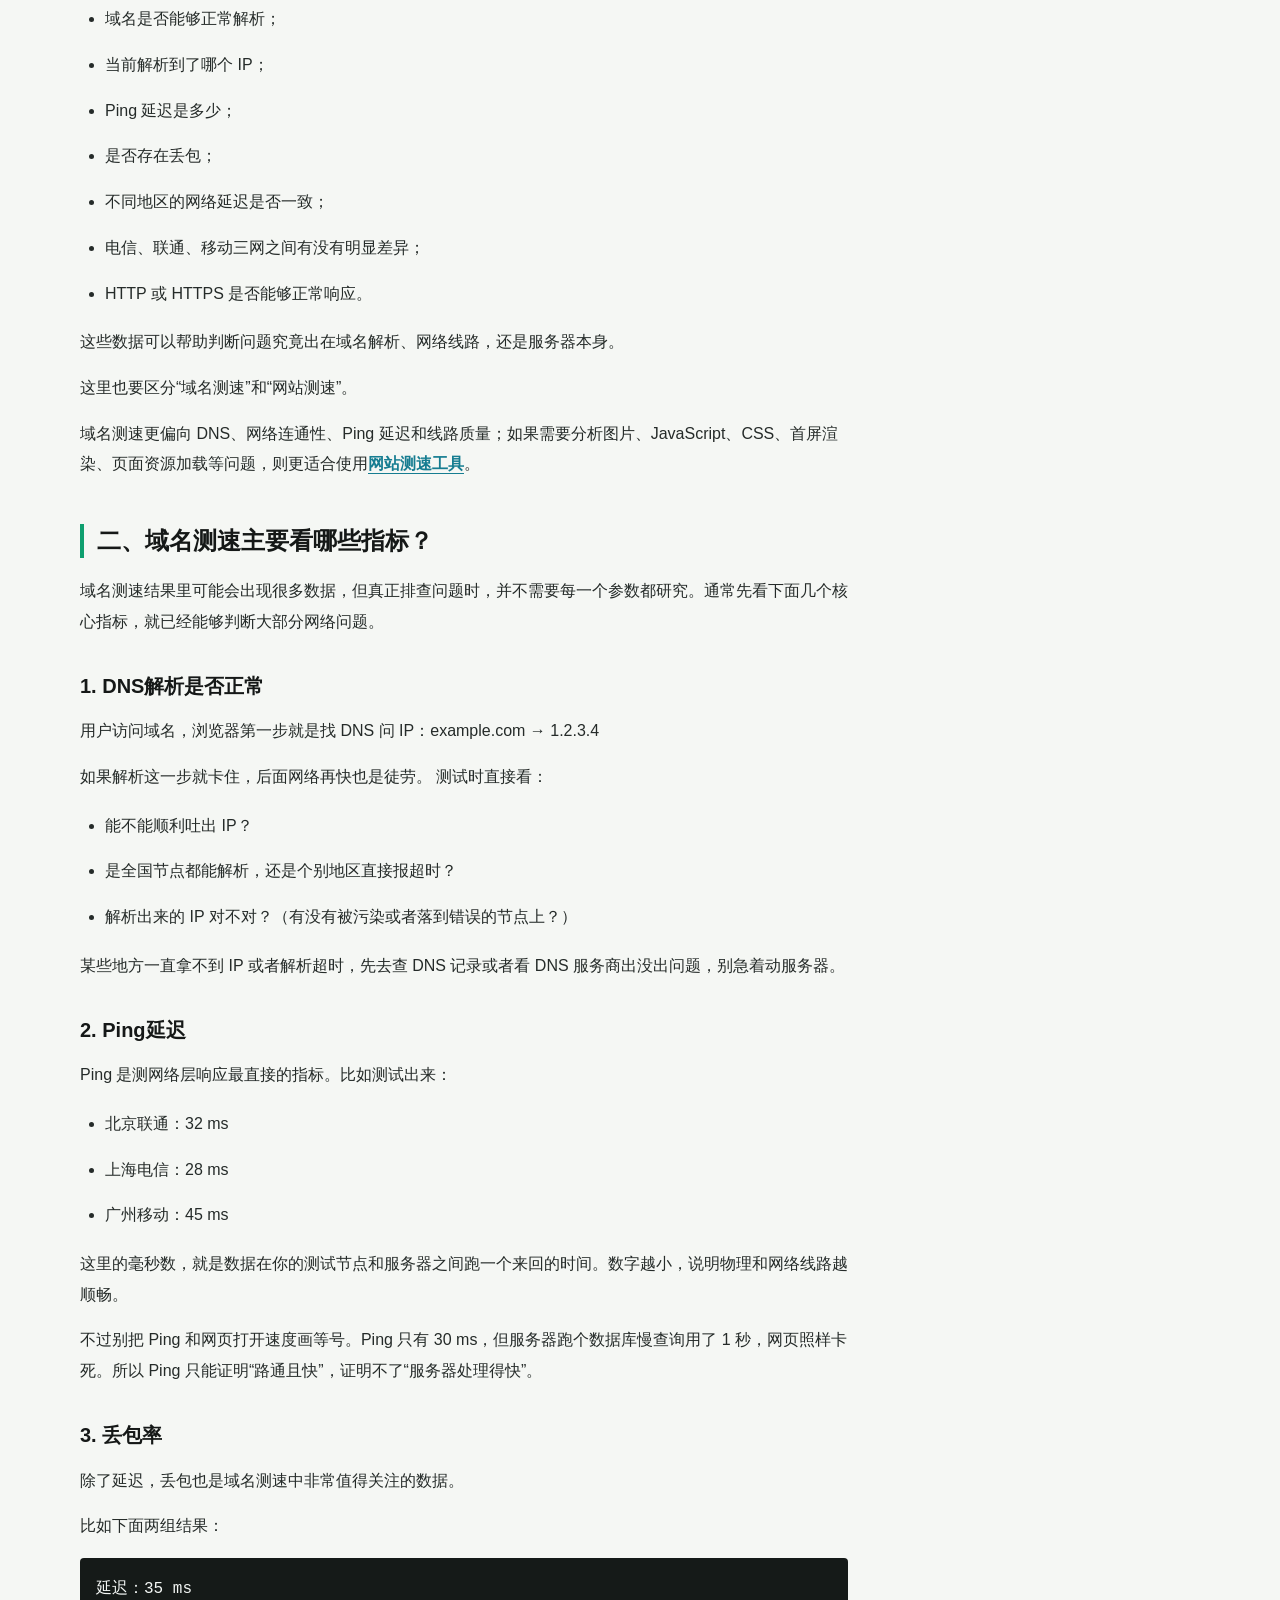
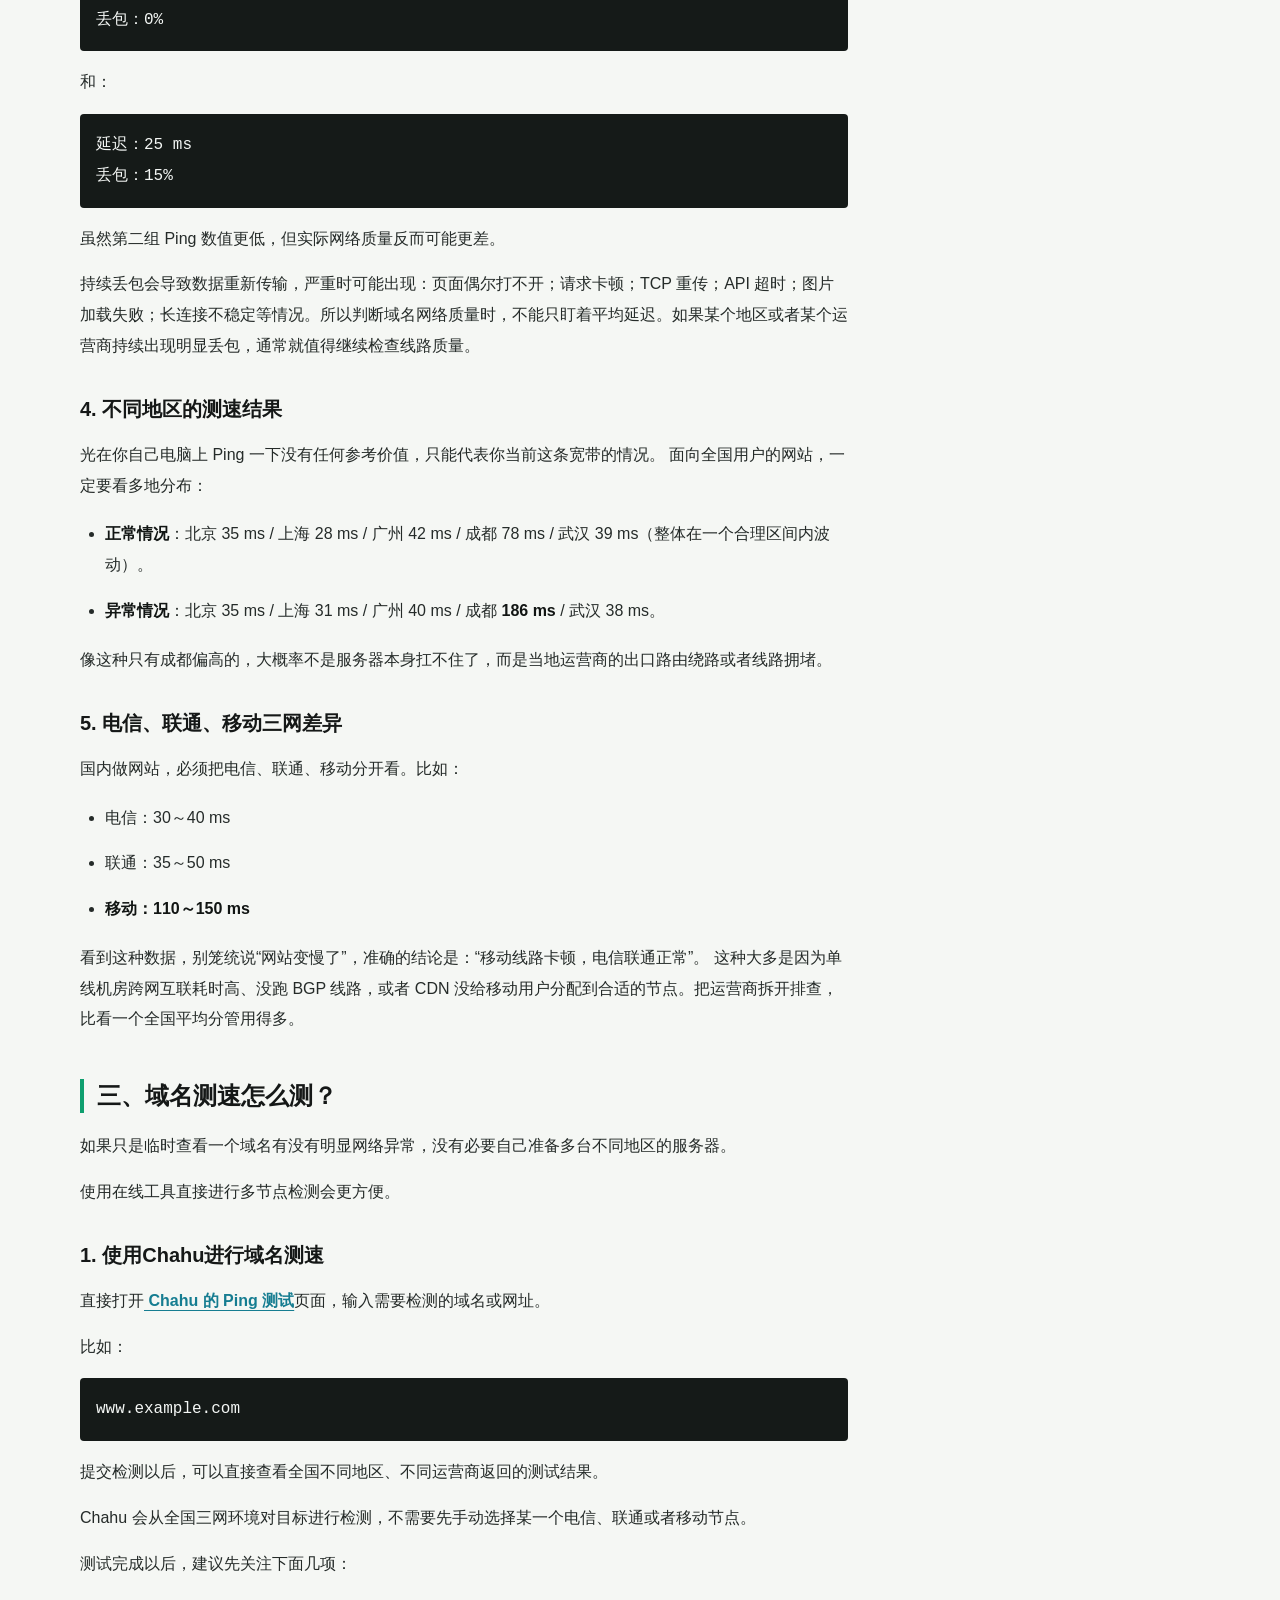
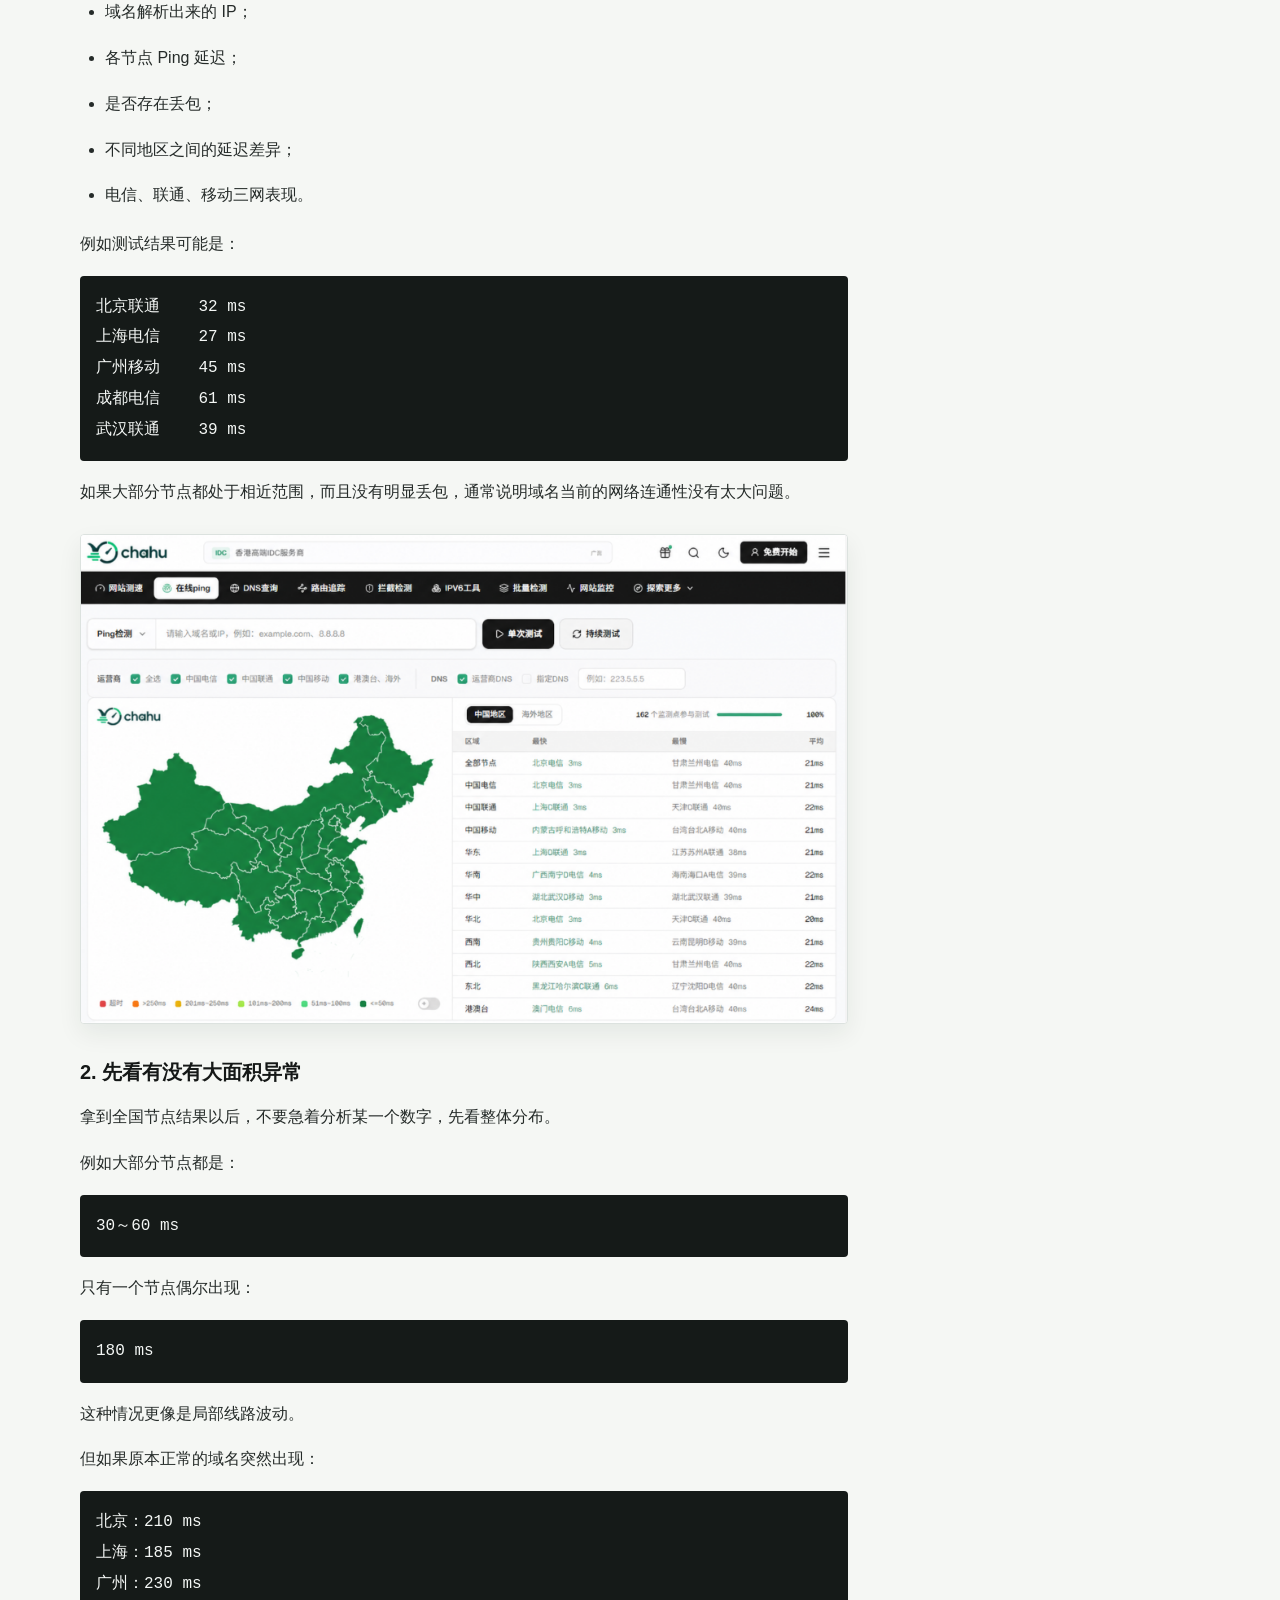
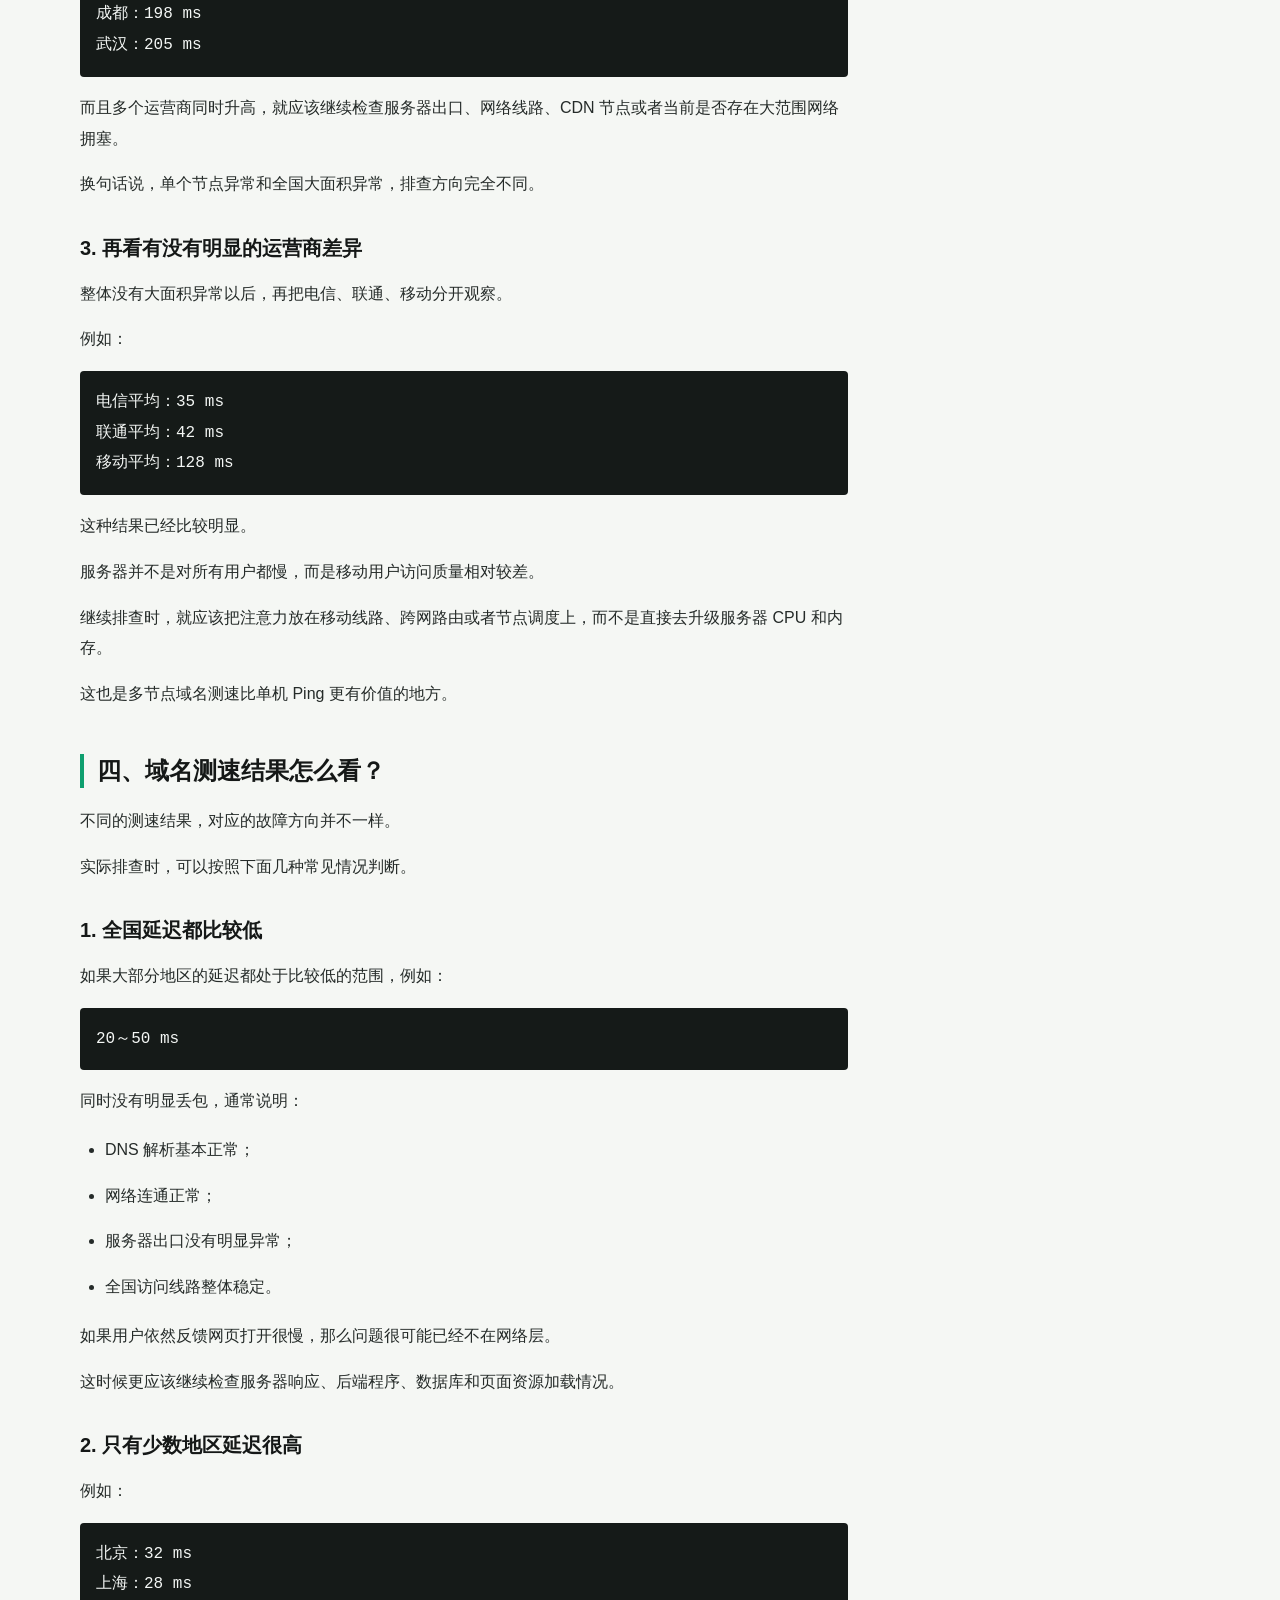
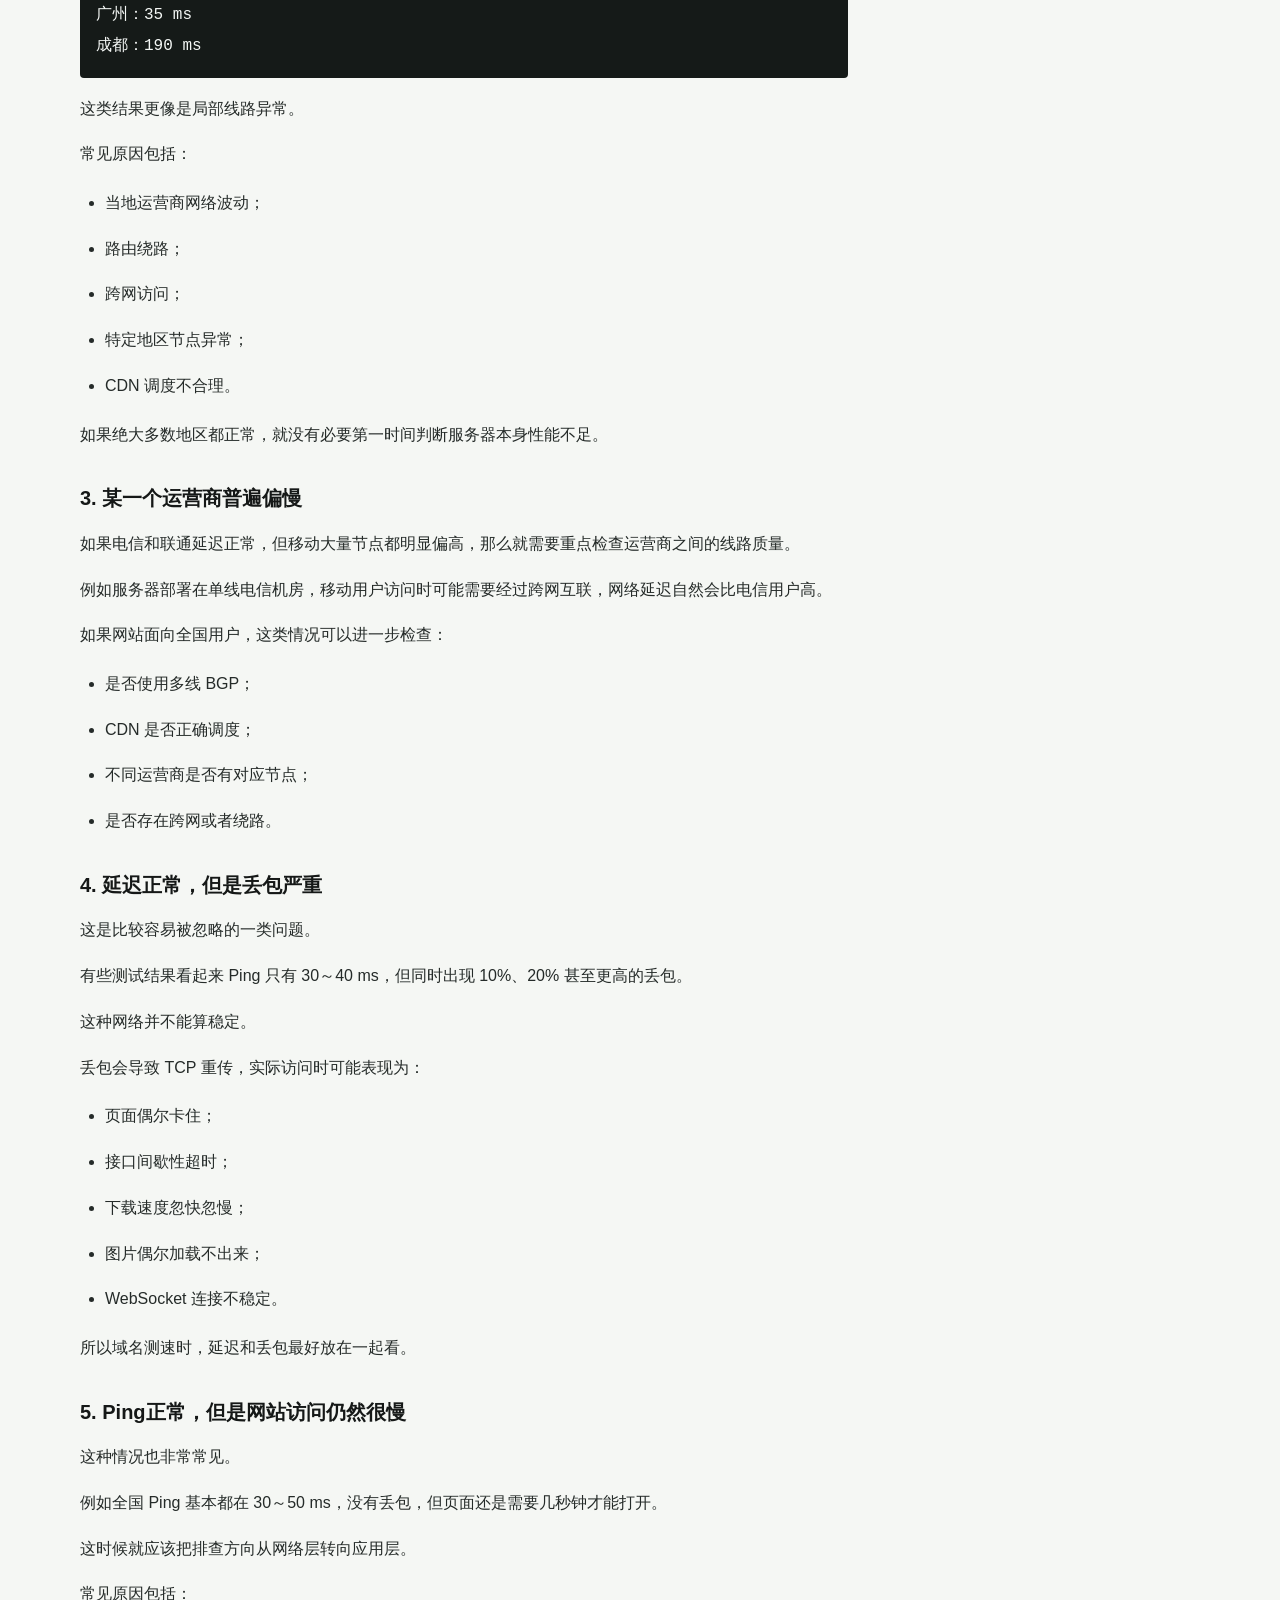
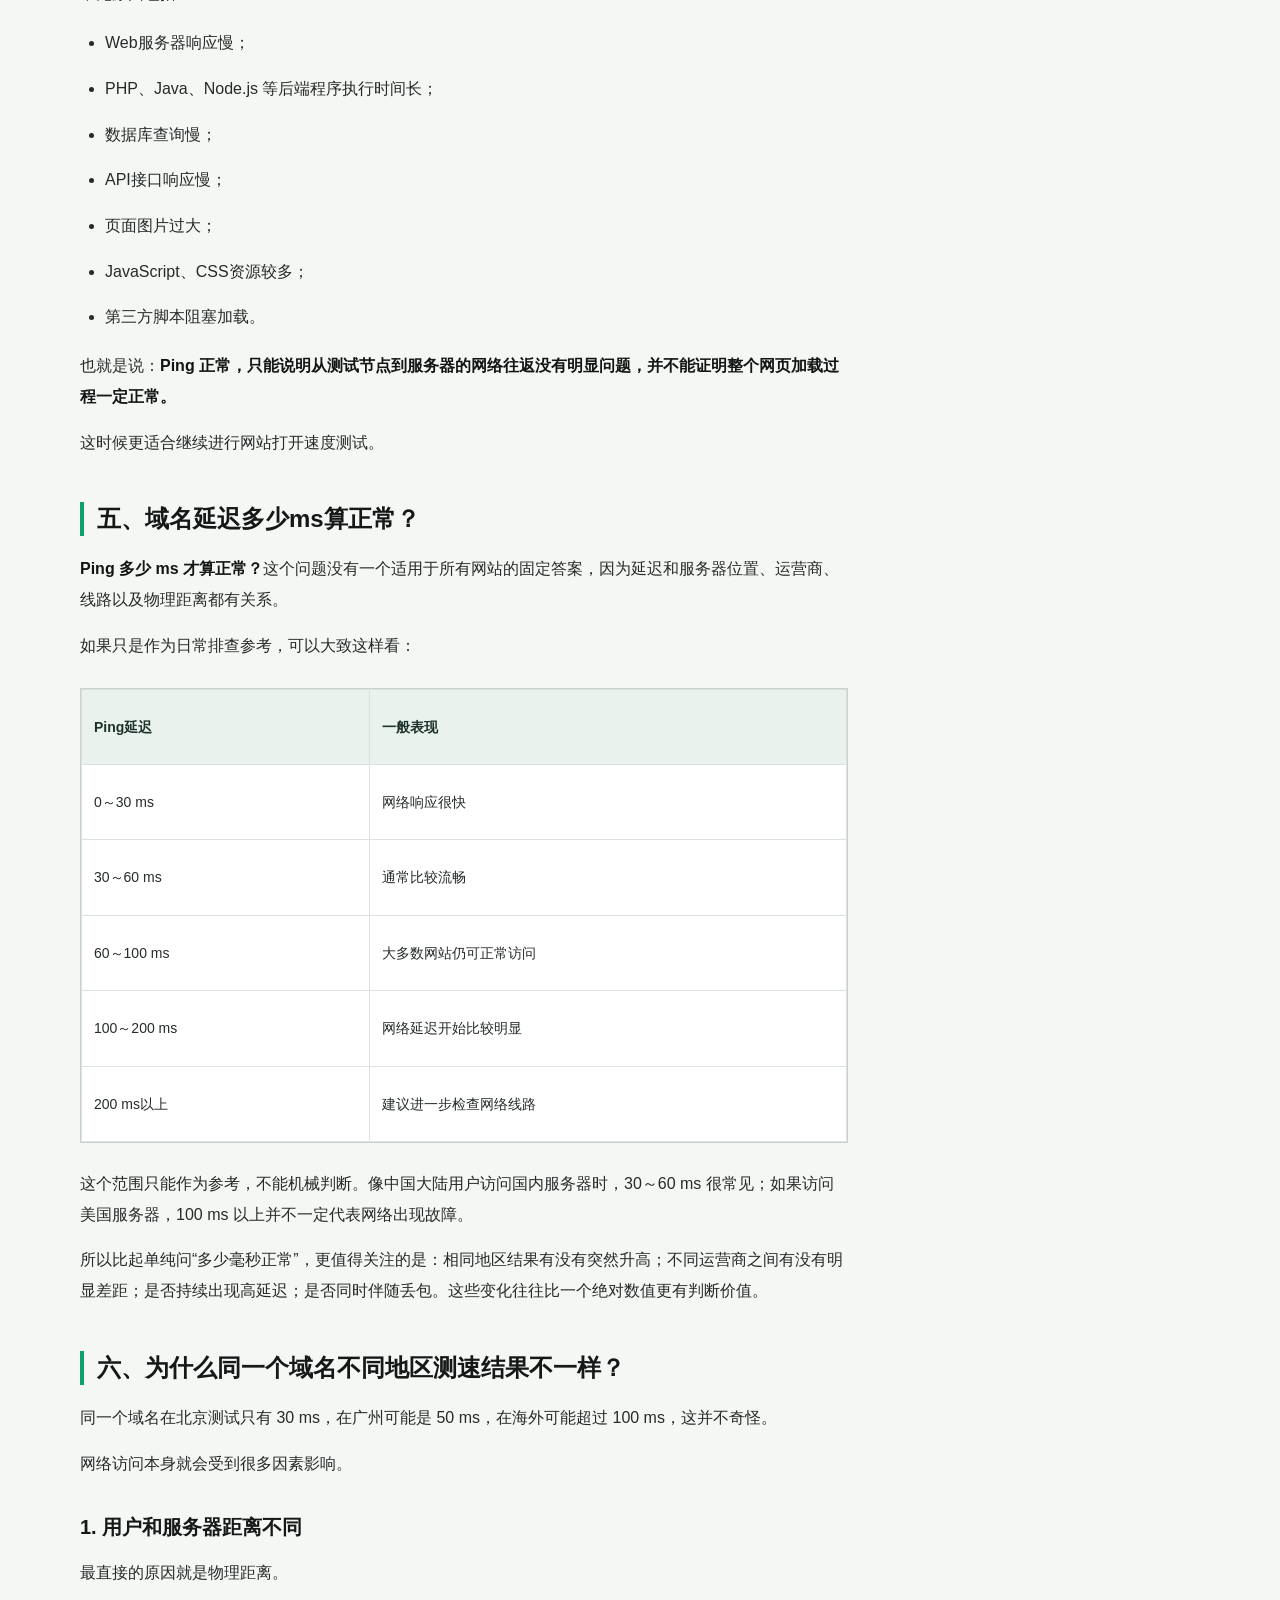
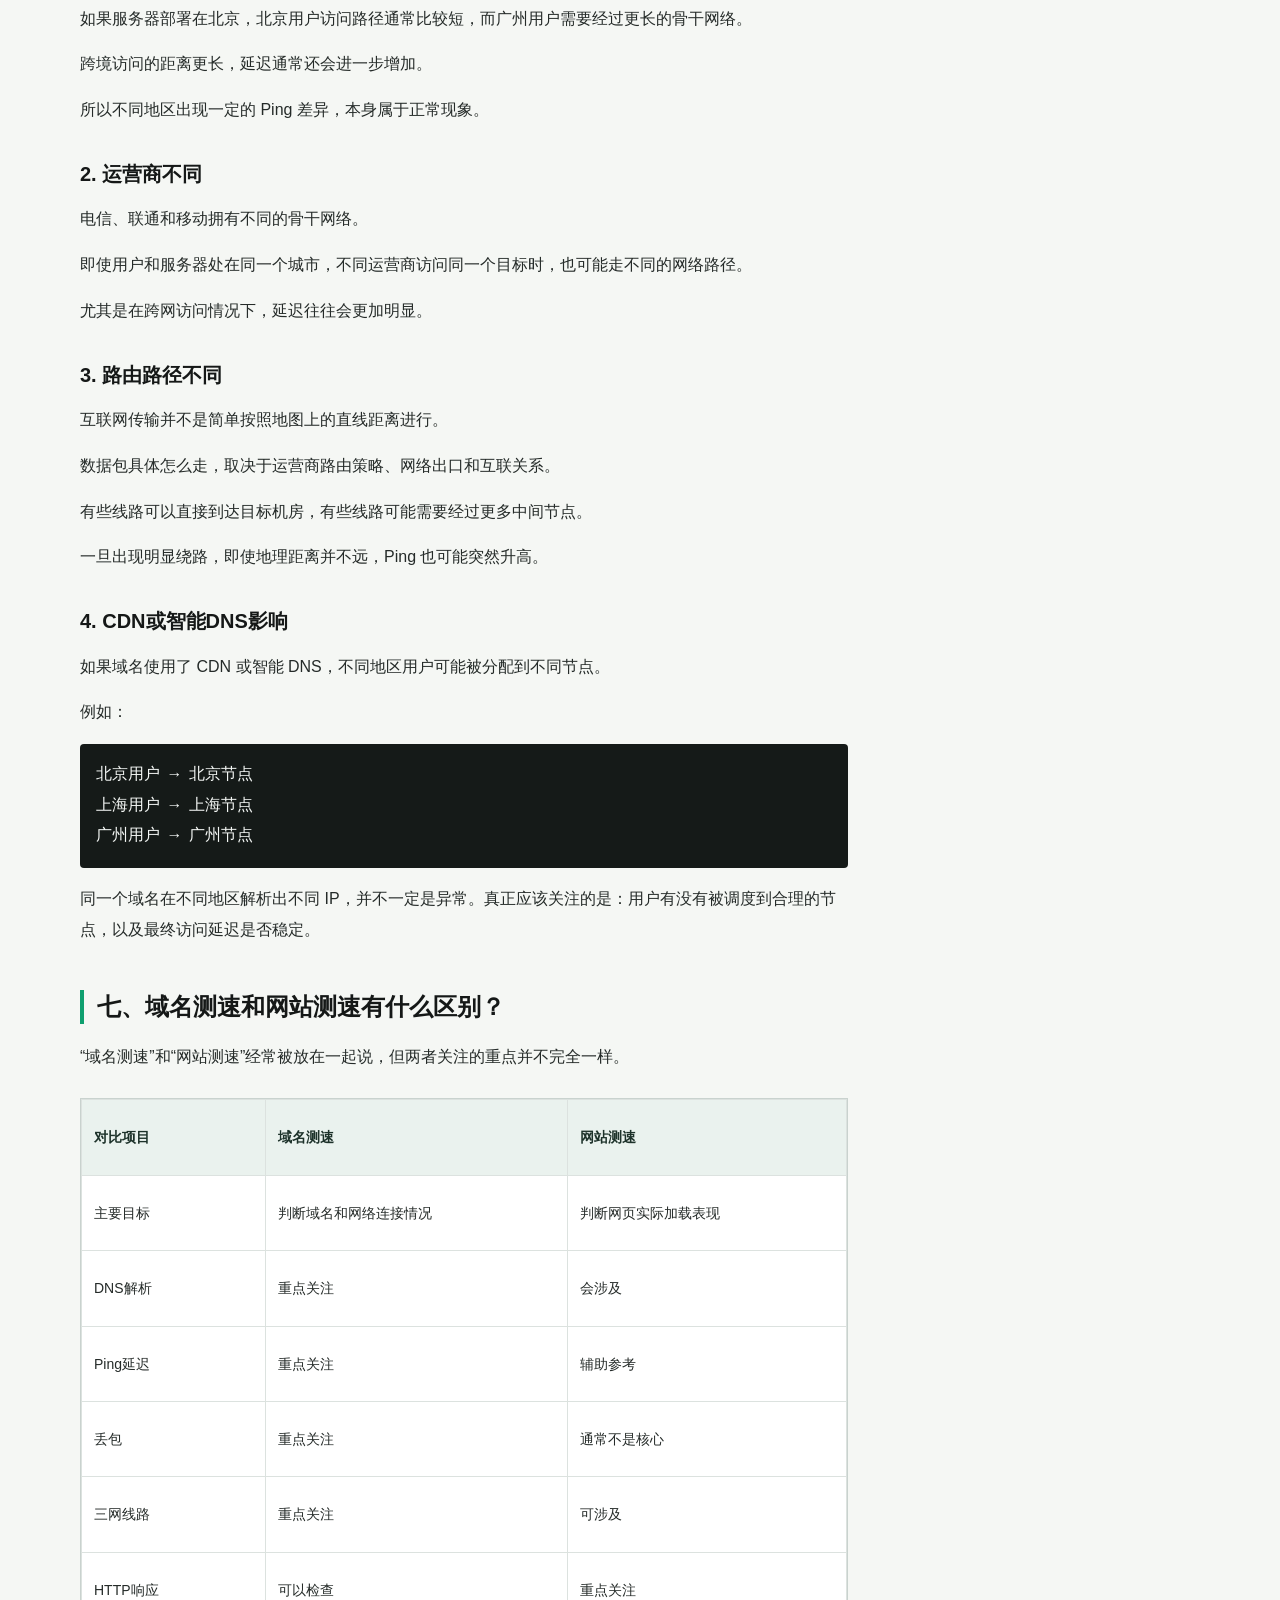
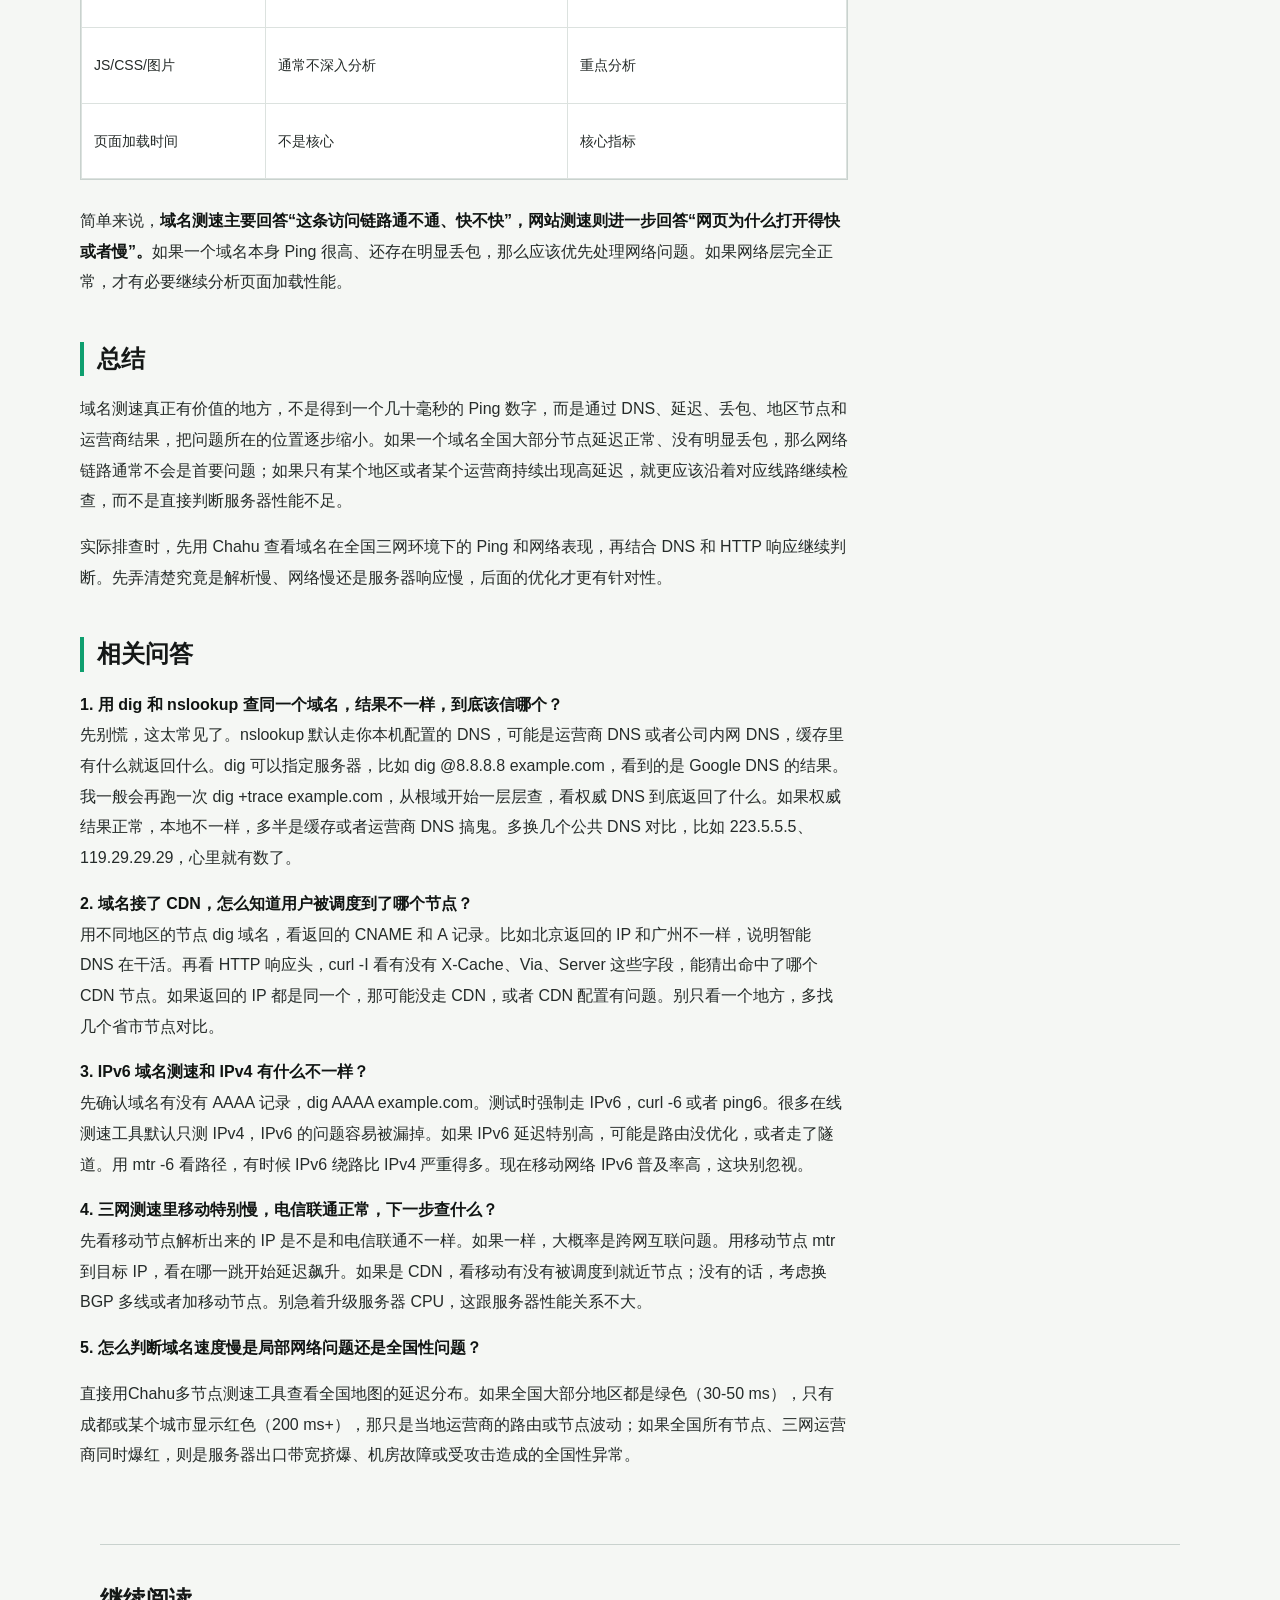
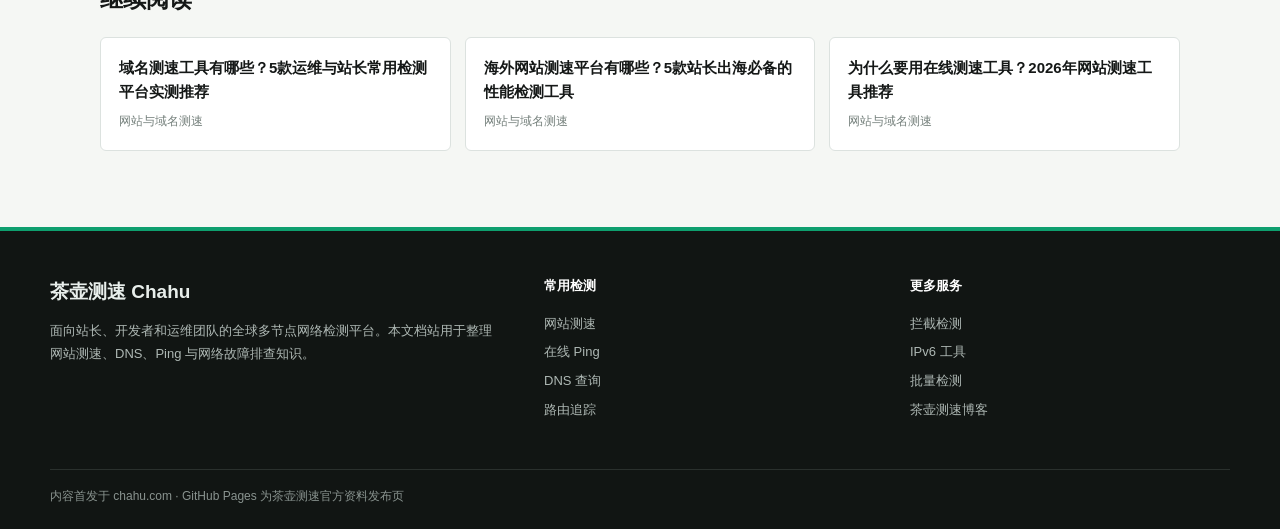
<file: domain-speed-latency-test.html>
<!doctype html>
<html lang="zh-CN">
<head>
  <meta charset="utf-8">
  <meta name="viewport" content="width=device-width, initial-scale=1">
  <title>域名测速怎么测？域名访问速度与网络延迟检测方法 | 茶壶测速</title>
  <meta name="description" content="域名测速可以帮助判断域名解析、网络延迟、丢包以及不同地区和运营商之间的访问差异。本文介绍域名访问速度的常用检测方法，并结合 DNS、Ping、全国三网测速和 HTTP 响应结果，分析域名延迟高、部分地区访问慢等常见问题的排查思路。">
  <meta name="robots" content="index,follow,max-image-preview:large">
  <meta name="author" content="Chahu 团队">
  <meta name="theme-color" content="#0d100f">
  <link rel="canonical" href="https://www.chahu.com/blog/domain-speed-latency-test">
  <link rel="icon" href="assets/chahu-icon.png" type="image/png">
  <link rel="apple-touch-icon" href="assets/chahu-icon.png">
  <meta property="og:locale" content="zh_CN">
  <meta property="og:type" content="article">
  <meta property="og:site_name" content="茶壶测速 Chahu">
  <meta property="og:title" content="域名测速怎么测？域名访问速度与网络延迟检测方法 | 茶壶测速">
  <meta property="og:description" content="域名测速可以帮助判断域名解析、网络延迟、丢包以及不同地区和运营商之间的访问差异。本文介绍域名访问速度的常用检测方法，并结合 DNS、Ping、全国三网测速和 HTTP 响应结果，分析域名延迟高、部分地区访问慢等常见问题的排查思路。">
  <meta property="og:url" content="https://chahucesu.github.io/chahu.com/domain-speed-latency-test.html">
  <meta property="og:image" content="https://www.chahu.com/og/chahu-network-testing-v2.png">
  <meta name="twitter:card" content="summary_large_image">
  <meta name="twitter:title" content="域名测速怎么测？域名访问速度与网络延迟检测方法 | 茶壶测速">
  <meta name="twitter:description" content="域名测速可以帮助判断域名解析、网络延迟、丢包以及不同地区和运营商之间的访问差异。本文介绍域名访问速度的常用检测方法，并结合 DNS、Ping、全国三网测速和 HTTP 响应结果，分析域名延迟高、部分地区访问慢等常见问题的排查思路。">
  <meta name="twitter:image" content="https://www.chahu.com/og/chahu-network-testing-v2.png">
  <link rel="stylesheet" href="assets/styles.css">
  <script type="application/ld+json">{"@context":"https://schema.org","@type":"Article","headline":"域名测速怎么测？域名访问速度与网络延迟检测方法","description":"域名测速可以帮助判断域名解析、网络延迟、丢包以及不同地区和运营商之间的访问差异。本文介绍域名访问速度的常用检测方法，并结合 DNS、Ping、全国三网测速和 HTTP 响应结果，分析域名延迟高、部分地区访问慢等常见问题的排查思路。","datePublished":"2026-09-10T00:00:00.000Z","dateModified":"2026-09-10T07:52:27.000Z","mainEntityOfPage":"https://www.chahu.com/blog/domain-speed-latency-test","image":"https://www.chahu.com/og/chahu-network-testing-v2.png","author":{"@type":"Organization","name":"Chahu 团队","url":"https://www.chahu.com/"},"publisher":{"@type":"Organization","name":"Chahu","url":"https://www.chahu.com/"}}</script>
</head>
<body>

<a class="skip-link" href="#main-content">跳到正文</a>
<div class="reading-progress" data-reading-progress aria-hidden="true"></div>
<header class="site-header">
  <div class="header-inner">
    <a class="brand" href="https://www.chahu.com/" aria-label="茶壶测速官网">
      <span class="brand-mark"><img src="assets/chahu-icon.png" width="32" height="32" alt=""></span>
      <span class="brand-name">茶壶测速<small>Chahu Network Tools</small></span>
    </a>
    <button class="nav-toggle" type="button" data-nav-toggle aria-label="打开菜单" aria-expanded="false"><svg class="lucide lucide-menu" xmlns="http://www.w3.org/2000/svg" width="24" height="24" viewBox="0 0 24 24" fill="none" stroke="currentColor" stroke-width="2" stroke-linecap="round" stroke-linejoin="round" aria-hidden="true"><line x1="4" x2="20" y1="12" y2="12"></line><line x1="4" x2="20" y1="6" y2="6"></line><line x1="4" x2="20" y1="18" y2="18"></line></svg></button>
    <nav class="main-nav" data-main-nav aria-label="茶壶测速工具导航"><a href="https://www.chahu.com/"><svg class="lucide lucide-gauge" xmlns="http://www.w3.org/2000/svg" width="24" height="24" viewBox="0 0 24 24" fill="none" stroke="currentColor" stroke-width="2" stroke-linecap="round" stroke-linejoin="round" aria-hidden="true"><path d="m12 14 4-4"></path><path d="M3.34 19a10 10 0 1 1 17.32 0"></path></svg><span>网站测速</span></a><a href="https://www.chahu.com/ping"><svg class="lucide lucide-radio-tower" xmlns="http://www.w3.org/2000/svg" width="24" height="24" viewBox="0 0 24 24" fill="none" stroke="currentColor" stroke-width="2" stroke-linecap="round" stroke-linejoin="round" aria-hidden="true"><path d="M4.9 16.1C1 12.2 1 5.8 4.9 1.9"></path><path d="M7.8 4.7a6.14 6.14 0 0 0-.8 7.5"></path><circle cx="12" cy="9" r="2"></circle><path d="M16.2 4.8c2 2 2.26 5.11.8 7.47"></path><path d="M19.1 1.9a9.96 9.96 0 0 1 0 14.1"></path><path d="M9.5 18h5"></path><path d="m8 22 4-11 4 11"></path></svg><span>在线ping</span></a><a href="https://www.chahu.com/dns"><svg class="lucide lucide-globe-2" xmlns="http://www.w3.org/2000/svg" width="24" height="24" viewBox="0 0 24 24" fill="none" stroke="currentColor" stroke-width="2" stroke-linecap="round" stroke-linejoin="round" aria-hidden="true"><path d="M21.54 15H17a2 2 0 0 0-2 2v4.54"></path><path d="M7 3.34V5a3 3 0 0 0 3 3a2 2 0 0 1 2 2c0 1.1.9 2 2 2a2 2 0 0 0 2-2c0-1.1.9-2 2-2h3.17"></path><path d="M11 21.95V18a2 2 0 0 0-2-2a2 2 0 0 1-2-2v-1a2 2 0 0 0-2-2H2.05"></path><circle cx="12" cy="12" r="10"></circle></svg><span>DNS查询</span></a><a href="https://www.chahu.com/trace"><svg class="lucide lucide-git-branch" xmlns="http://www.w3.org/2000/svg" width="24" height="24" viewBox="0 0 24 24" fill="none" stroke="currentColor" stroke-width="2" stroke-linecap="round" stroke-linejoin="round" aria-hidden="true"><line x1="6" x2="6" y1="3" y2="15"></line><circle cx="18" cy="6" r="3"></circle><circle cx="6" cy="18" r="3"></circle><path d="M18 9a9 9 0 0 1-9 9"></path></svg><span>路由追踪</span></a><a href="https://www.chahu.com/block"><svg class="lucide lucide-shield-check" xmlns="http://www.w3.org/2000/svg" width="24" height="24" viewBox="0 0 24 24" fill="none" stroke="currentColor" stroke-width="2" stroke-linecap="round" stroke-linejoin="round" aria-hidden="true"><path d="M20 13c0 5-3.5 7.5-7.66 8.95a1 1 0 0 1-.67-.01C7.5 20.5 4 18 4 13V6a1 1 0 0 1 1-1c2 0 4.5-1.2 6.24-2.72a1.17 1.17 0 0 1 1.52 0C14.51 3.81 17 5 19 5a1 1 0 0 1 1 1z"></path><path d="m9 12 2 2 4-4"></path></svg><span>拦截检测</span></a><a href="https://www.chahu.com/ipv6"><svg class="lucide lucide-boxes" xmlns="http://www.w3.org/2000/svg" width="24" height="24" viewBox="0 0 24 24" fill="none" stroke="currentColor" stroke-width="2" stroke-linecap="round" stroke-linejoin="round" aria-hidden="true"><path d="M2.97 12.92A2 2 0 0 0 2 14.63v3.24a2 2 0 0 0 .97 1.71l3 1.8a2 2 0 0 0 2.06 0L12 19v-5.5l-5-3-4.03 2.42Z"></path><path d="m7 16.5-4.74-2.85"></path><path d="m7 16.5 5-3"></path><path d="M7 16.5v5.17"></path><path d="M12 13.5V19l3.97 2.38a2 2 0 0 0 2.06 0l3-1.8a2 2 0 0 0 .97-1.71v-3.24a2 2 0 0 0-.97-1.71L17 10.5l-5 3Z"></path><path d="m17 16.5-5-3"></path><path d="m17 16.5 4.74-2.85"></path><path d="M17 16.5v5.17"></path><path d="M7.97 4.42A2 2 0 0 0 7 6.13v4.37l5 3 5-3V6.13a2 2 0 0 0-.97-1.71l-3-1.8a2 2 0 0 0-2.06 0l-3 1.8Z"></path><path d="M12 8 7.26 5.15"></path><path d="m12 8 4.74-2.85"></path><path d="M12 13.5V8"></path></svg><span>IPV6工具</span></a><a href="https://www.chahu.com/batch"><svg class="lucide lucide-layers-3" xmlns="http://www.w3.org/2000/svg" width="24" height="24" viewBox="0 0 24 24" fill="none" stroke="currentColor" stroke-width="2" stroke-linecap="round" stroke-linejoin="round" aria-hidden="true"><path d="M12.83 2.18a2 2 0 0 0-1.66 0L2.6 6.08a1 1 0 0 0 0 1.83l8.58 3.91a2 2 0 0 0 1.66 0l8.58-3.9a1 1 0 0 0 0-1.83z"></path><path d="M2 12a1 1 0 0 0 .58.91l8.6 3.91a2 2 0 0 0 1.65 0l8.58-3.9A1 1 0 0 0 22 12"></path><path d="M2 17a1 1 0 0 0 .58.91l8.6 3.91a2 2 0 0 0 1.65 0l8.58-3.9A1 1 0 0 0 22 17"></path></svg><span>批量检测</span></a></nav>
  </div>
</header>
<nav class="breadcrumb" aria-label="面包屑"><a href="index.html">文章导航</a> / <span>网站与域名测速</span></nav>
<main id="main-content" class="article-layout">
  <article class="article-main">
    <header class="article-header">
      <p class="eyebrow">网站与域名测速</p>
      <h1>域名测速怎么测？域名访问速度与网络延迟检测方法</h1>
      <p class="article-lead">域名测速可以帮助判断域名解析、网络延迟、丢包以及不同地区和运营商之间的访问差异。本文介绍域名访问速度的常用检测方法，并结合 DNS、Ping、全国三网测速和 HTTP 响应结果，分析域名延迟高、部分地区访问慢等常见问题的排查思路。</p>
      <div class="article-meta">
        <span><svg class="lucide lucide-circle-user-round" xmlns="http://www.w3.org/2000/svg" width="24" height="24" viewBox="0 0 24 24" fill="none" stroke="currentColor" stroke-width="2" stroke-linecap="round" stroke-linejoin="round" aria-hidden="true"><path d="M18 20a6 6 0 0 0-12 0"></path><circle cx="12" cy="10" r="4"></circle><circle cx="12" cy="12" r="10"></circle></svg>Chahu 团队</span>
        <time datetime="2026-09-10"><svg class="lucide lucide-calendar-days" xmlns="http://www.w3.org/2000/svg" width="24" height="24" viewBox="0 0 24 24" fill="none" stroke="currentColor" stroke-width="2" stroke-linecap="round" stroke-linejoin="round" aria-hidden="true"><path d="M8 2v4"></path><path d="M16 2v4"></path><rect width="18" height="18" x="3" y="4" rx="2"></rect><path d="M3 10h18"></path><path d="M8 14h.01"></path><path d="M12 14h.01"></path><path d="M16 14h.01"></path><path d="M8 18h.01"></path><path d="M12 18h.01"></path><path d="M16 18h.01"></path></svg>2026年9月10日</time>
        <span><svg class="lucide lucide-clock-3" xmlns="http://www.w3.org/2000/svg" width="24" height="24" viewBox="0 0 24 24" fill="none" stroke="currentColor" stroke-width="2" stroke-linecap="round" stroke-linejoin="round" aria-hidden="true"><circle cx="12" cy="12" r="10"></circle><polyline points="12 6 12 12 16.5 12"></polyline></svg>12 分钟阅读</span>
      </div>
    </header>
    <div class="source-strip">
      <p>本文内容首发于茶壶测速官网，原文与产品信息以 chahu.com 为准。</p>
      <a href="https://www.chahu.com/blog/domain-speed-latency-test">查看官网原文<svg class="lucide lucide-external-link" xmlns="http://www.w3.org/2000/svg" width="24" height="24" viewBox="0 0 24 24" fill="none" stroke="currentColor" stroke-width="2" stroke-linecap="round" stroke-linejoin="round" aria-hidden="true"><path d="M15 3h6v6"></path><path d="M10 14 21 3"></path><path d="M18 13v6a2 2 0 0 1-2 2H5a2 2 0 0 1-2-2V8a2 2 0 0 1 2-2h6"></path></svg></a>
    </div>
    <nav class="article-tool-links" aria-label="常用网络检测工具"><a href="https://www.chahu.com/"><svg class="lucide lucide-gauge" xmlns="http://www.w3.org/2000/svg" width="24" height="24" viewBox="0 0 24 24" fill="none" stroke="currentColor" stroke-width="2" stroke-linecap="round" stroke-linejoin="round" aria-hidden="true"><path d="m12 14 4-4"></path><path d="M3.34 19a10 10 0 1 1 17.32 0"></path></svg><span>网站测速</span></a><a href="https://www.chahu.com/ping"><svg class="lucide lucide-radio-tower" xmlns="http://www.w3.org/2000/svg" width="24" height="24" viewBox="0 0 24 24" fill="none" stroke="currentColor" stroke-width="2" stroke-linecap="round" stroke-linejoin="round" aria-hidden="true"><path d="M4.9 16.1C1 12.2 1 5.8 4.9 1.9"></path><path d="M7.8 4.7a6.14 6.14 0 0 0-.8 7.5"></path><circle cx="12" cy="9" r="2"></circle><path d="M16.2 4.8c2 2 2.26 5.11.8 7.47"></path><path d="M19.1 1.9a9.96 9.96 0 0 1 0 14.1"></path><path d="M9.5 18h5"></path><path d="m8 22 4-11 4 11"></path></svg><span>在线 Ping</span></a><a href="https://www.chahu.com/dns"><svg class="lucide lucide-globe-2" xmlns="http://www.w3.org/2000/svg" width="24" height="24" viewBox="0 0 24 24" fill="none" stroke="currentColor" stroke-width="2" stroke-linecap="round" stroke-linejoin="round" aria-hidden="true"><path d="M21.54 15H17a2 2 0 0 0-2 2v4.54"></path><path d="M7 3.34V5a3 3 0 0 0 3 3a2 2 0 0 1 2 2c0 1.1.9 2 2 2a2 2 0 0 0 2-2c0-1.1.9-2 2-2h3.17"></path><path d="M11 21.95V18a2 2 0 0 0-2-2a2 2 0 0 1-2-2v-1a2 2 0 0 0-2-2H2.05"></path><circle cx="12" cy="12" r="10"></circle></svg><span>DNS 查询</span></a><a href="https://www.chahu.com/trace"><svg class="lucide lucide-git-branch" xmlns="http://www.w3.org/2000/svg" width="24" height="24" viewBox="0 0 24 24" fill="none" stroke="currentColor" stroke-width="2" stroke-linecap="round" stroke-linejoin="round" aria-hidden="true"><line x1="6" x2="6" y1="3" y2="15"></line><circle cx="18" cy="6" r="3"></circle><circle cx="6" cy="18" r="3"></circle><path d="M18 9a9 9 0 0 1-9 9"></path></svg><span>路由追踪</span></a></nav>
    <div class="article-body"><p>输入一个域名以后，真正到网页能够正常打开，中间还要经过 DNS 解析、网络连接、服务器响应等多个环节。只要其中某一步出现异常，就可能出现访问延迟高、部分地区打不开，或者同一个域名在不同运营商下速度差距很大的情况。域名测速不能只看一个 Ping 数值。实际排查时，还要结合域名解析结果、网络延迟、丢包率、不同地区节点以及电信、联通、移动三网的表现一起判断。本文就从实际检测流程出发，介绍域名测速应该测哪些内容、测速结果怎么看，以及域名访问速度异常时应该从哪里开始排查。</p><img src="assets/articles/domain-speed-latency-test/image-01.png" alt="ScreenShot_2026-09-10_153906_393.png" loading="lazy" decoding="async"><h2 id="section-1">一、什么是域名测速？</h2><p>域名测速，简单来说，就是检测一个域名从 DNS 解析到网络访问这一段链路是否正常。</p><p>例如测试：</p><pre><code>www.example.com</code></pre><p>并不是只看这个网址最终能不能打开，还需要关注它在访问过程中有没有出现解析异常、延迟过高或者丢包。</p><p>常见的域名测速内容主要包括：</p><ul><li><p>域名是否能够正常解析；</p></li><li><p>当前解析到了哪个 IP；</p></li><li><p>Ping 延迟是多少；</p></li><li><p>是否存在丢包；</p></li><li><p>不同地区的网络延迟是否一致；</p></li><li><p>电信、联通、移动三网之间有没有明显差异；</p></li><li><p>HTTP 或 HTTPS 是否能够正常响应。</p></li></ul><p>这些数据可以帮助判断问题究竟出在域名解析、网络线路，还是服务器本身。</p><p>这里也要区分“域名测速”和“网站测速”。</p><p>域名测速更偏向 DNS、网络连通性、Ping 延迟和线路质量；如果需要分析图片、JavaScript、CSS、首屏渲染、页面资源加载等问题，则更适合使用<a href="https://www.chahu.com/">网站测速工具</a>。</p><h2 id="section-2">二、域名测速主要看哪些指标？</h2><p>域名测速结果里可能会出现很多数据，但真正排查问题时，并不需要每一个参数都研究。通常先看下面几个核心指标，就已经能够判断大部分网络问题。</p><h3 id="1-dns">1. DNS解析是否正常</h3><p>用户访问域名，浏览器第一步就是找 DNS 问 IP：example.com → 1.2.3.4</p><p>如果解析这一步就卡住，后面网络再快也是徒劳。 测试时直接看：</p><ul><li><p>能不能顺利吐出 IP？</p></li><li><p>是全国节点都能解析，还是个别地区直接报超时？</p></li><li><p>解析出来的 IP 对不对？（有没有被污染或者落到错误的节点上？）</p></li></ul><p>某些地方一直拿不到 IP 或者解析超时，先去查 DNS 记录或者看 DNS 服务商出没出问题，别急着动服务器。</p><h3 id="2-ping">2. Ping延迟</h3><p>Ping 是测网络层响应最直接的指标。比如测试出来：</p><ul><li><p>北京联通：32 ms</p></li><li><p>上海电信：28 ms</p></li><li><p>广州移动：45 ms</p></li></ul><p>这里的毫秒数，就是数据在你的测试节点和服务器之间跑一个来回的时间。数字越小，说明物理和网络线路越顺畅。</p><p>不过别把 Ping 和网页打开速度画等号。Ping 只有 30 ms，但服务器跑个数据库慢查询用了 1 秒，网页照样卡死。所以 Ping 只能证明“路通且快”，证明不了“服务器处理得快”。</p><h3 id="3">3. 丢包率</h3><p>除了延迟，丢包也是域名测速中非常值得关注的数据。</p><p>比如下面两组结果：</p><pre><code>延迟：35 ms
丢包：0%</code></pre><p>和：</p><pre><code>延迟：25 ms
丢包：15%</code></pre><p>虽然第二组 Ping 数值更低，但实际网络质量反而可能更差。</p><p>持续丢包会导致数据重新传输，严重时可能出现：页面偶尔打不开；请求卡顿；TCP 重传；API 超时；图片加载失败；长连接不稳定等情况。所以判断域名网络质量时，不能只盯着平均延迟。如果某个地区或者某个运营商持续出现明显丢包，通常就值得继续检查线路质量。</p><h3 id="4">4. 不同地区的测速结果</h3><p>光在你自己电脑上 Ping 一下没有任何参考价值，只能代表你当前这条宽带的情况。 面向全国用户的网站，一定要看多地分布：</p><ul><li><p><strong>正常情况</strong>：北京 35 ms / 上海 28 ms / 广州 42 ms / 成都 78 ms / 武汉 39 ms（整体在一个合理区间内波动）。</p></li><li><p><strong>异常情况</strong>：北京 35 ms / 上海 31 ms / 广州 40 ms / 成都 <strong>186 ms</strong> / 武汉 38 ms。</p></li></ul><p>像这种只有成都偏高的，大概率不是服务器本身扛不住了，而是当地运营商的出口路由绕路或者线路拥堵。</p><h3 id="5">5. 电信、联通、移动三网差异</h3><p>国内做网站，必须把电信、联通、移动分开看。比如：</p><ul><li><p>电信：30～40 ms</p></li><li><p>联通：35～50 ms</p></li><li><p><strong>移动：110～150 ms</strong></p></li></ul><p>看到这种数据，别笼统说“网站变慢了”，准确的结论是：“移动线路卡顿，电信联通正常”。 这种大多是因为单线机房跨网互联耗时高、没跑 BGP 线路，或者 CDN 没给移动用户分配到合适的节点。把运营商拆开排查，比看一个全国平均分管用得多。</p><h2 id="section-8">三、域名测速怎么测？</h2><p>如果只是临时查看一个域名有没有明显网络异常，没有必要自己准备多台不同地区的服务器。</p><p>使用在线工具直接进行多节点检测会更方便。</p><h3 id="1-chahu">1. 使用Chahu进行域名测速</h3><p>直接打开<a href="https://www.chahu.com/ping"> Chahu 的 Ping 测试</a>页面，输入需要检测的域名或网址。</p><p>比如：</p><pre><code>www.example.com</code></pre><p>提交检测以后，可以直接查看全国不同地区、不同运营商返回的测试结果。</p><p>Chahu 会从全国三网环境对目标进行检测，不需要先手动选择某一个电信、联通或者移动节点。</p><p>测试完成以后，建议先关注下面几项：</p><ul><li><p>域名解析出来的 IP；</p></li><li><p>各节点 Ping 延迟；</p></li><li><p>是否存在丢包；</p></li><li><p>不同地区之间的延迟差异；</p></li><li><p>电信、联通、移动三网表现。</p></li></ul><p>例如测试结果可能是：</p><pre><code>北京联通    32 ms
上海电信    27 ms
广州移动    45 ms
成都电信    61 ms
武汉联通    39 ms</code></pre><p>如果大部分节点都处于相近范围，而且没有明显丢包，通常说明域名当前的网络连通性没有太大问题。</p><img src="assets/articles/domain-speed-latency-test/image-02.png" alt="ScreenShot_2026-09-10_103505_413.png" loading="lazy" decoding="async"><h3 id="2">2. 先看有没有大面积异常</h3><p>拿到全国节点结果以后，不要急着分析某一个数字，先看整体分布。</p><p>例如大部分节点都是：</p><pre><code>30～60 ms</code></pre><p>只有一个节点偶尔出现：</p><pre><code>180 ms</code></pre><p>这种情况更像是局部线路波动。</p><p>但如果原本正常的域名突然出现：</p><pre><code>北京：210 ms
上海：185 ms
广州：230 ms
成都：198 ms
武汉：205 ms</code></pre><p>而且多个运营商同时升高，就应该继续检查服务器出口、网络线路、CDN 节点或者当前是否存在大范围网络拥塞。</p><p>换句话说，单个节点异常和全国大面积异常，排查方向完全不同。</p><h3 id="3-2">3. 再看有没有明显的运营商差异</h3><p>整体没有大面积异常以后，再把电信、联通、移动分开观察。</p><p>例如：</p><pre><code>电信平均：35 ms
联通平均：42 ms
移动平均：128 ms</code></pre><p>这种结果已经比较明显。</p><p>服务器并不是对所有用户都慢，而是移动用户访问质量相对较差。</p><p>继续排查时，就应该把注意力放在移动线路、跨网路由或者节点调度上，而不是直接去升级服务器 CPU 和内存。</p><p>这也是多节点域名测速比单机 Ping 更有价值的地方。</p><h2 id="section-12">四、域名测速结果怎么看？</h2><p>不同的测速结果，对应的故障方向并不一样。</p><p>实际排查时，可以按照下面几种常见情况判断。</p><h3 id="1">1. 全国延迟都比较低</h3><p>如果大部分地区的延迟都处于比较低的范围，例如：</p><pre><code>20～50 ms</code></pre><p>同时没有明显丢包，通常说明：</p><ul><li><p>DNS 解析基本正常；</p></li><li><p>网络连通正常；</p></li><li><p>服务器出口没有明显异常；</p></li><li><p>全国访问线路整体稳定。</p></li></ul><p>如果用户依然反馈网页打开很慢，那么问题很可能已经不在网络层。</p><p>这时候更应该继续检查服务器响应、后端程序、数据库和页面资源加载情况。</p><h3 id="2-2">2. 只有少数地区延迟很高</h3><p>例如：</p><pre><code>北京：32 ms
上海：28 ms
广州：35 ms
成都：190 ms</code></pre><p>这类结果更像是局部线路异常。</p><p>常见原因包括：</p><ul><li><p>当地运营商网络波动；</p></li><li><p>路由绕路；</p></li><li><p>跨网访问；</p></li><li><p>特定地区节点异常；</p></li><li><p>CDN 调度不合理。</p></li></ul><p>如果绝大多数地区都正常，就没有必要第一时间判断服务器本身性能不足。</p><h3 id="3-3">3. 某一个运营商普遍偏慢</h3><p>如果电信和联通延迟正常，但移动大量节点都明显偏高，那么就需要重点检查运营商之间的线路质量。</p><p>例如服务器部署在单线电信机房，移动用户访问时可能需要经过跨网互联，网络延迟自然会比电信用户高。</p><p>如果网站面向全国用户，这类情况可以进一步检查：</p><ul><li><p>是否使用多线 BGP；</p></li><li><p>CDN 是否正确调度；</p></li><li><p>不同运营商是否有对应节点；</p></li><li><p>是否存在跨网或者绕路。</p></li></ul><h3 id="4-2">4. 延迟正常，但是丢包严重</h3><p>这是比较容易被忽略的一类问题。</p><p>有些测试结果看起来 Ping 只有 30～40 ms，但同时出现 10%、20% 甚至更高的丢包。</p><p>这种网络并不能算稳定。</p><p>丢包会导致 TCP 重传，实际访问时可能表现为：</p><ul><li><p>页面偶尔卡住；</p></li><li><p>接口间歇性超时；</p></li><li><p>下载速度忽快忽慢；</p></li><li><p>图片偶尔加载不出来；</p></li><li><p>WebSocket 连接不稳定。</p></li></ul><p>所以域名测速时，延迟和丢包最好放在一起看。</p><h3 id="5-ping">5. Ping正常，但是网站访问仍然很慢</h3><p>这种情况也非常常见。</p><p>例如全国 Ping 基本都在 30～50 ms，没有丢包，但页面还是需要几秒钟才能打开。</p><p>这时候就应该把排查方向从网络层转向应用层。</p><p>常见原因包括：</p><ul><li><p>Web服务器响应慢；</p></li><li><p>PHP、Java、Node.js 等后端程序执行时间长；</p></li><li><p>数据库查询慢；</p></li><li><p>API接口响应慢；</p></li><li><p>页面图片过大；</p></li><li><p>JavaScript、CSS资源较多；</p></li><li><p>第三方脚本阻塞加载。</p></li></ul><p>也就是说：<strong>Ping 正常，只能说明从测试节点到服务器的网络往返没有明显问题，并不能证明整个网页加载过程一定正常。</strong></p><p>这时候更适合继续进行网站打开速度测试。</p><h2 id="ms">五、域名延迟多少ms算正常？</h2><p><strong>Ping 多少 ms 才算正常？</strong>这个问题没有一个适用于所有网站的固定答案，因为延迟和服务器位置、运营商、线路以及物理距离都有关系。</p><p>如果只是作为日常排查参考，可以大致这样看：</p><div class="table-scroll"><table><tbody><tr><th colspan="1" rowspan="1"><p>Ping延迟</p></th><th colspan="1" rowspan="1"><p>一般表现</p></th></tr><tr><td colspan="1" rowspan="1"><p>0～30 ms</p></td><td colspan="1" rowspan="1"><p>网络响应很快</p></td></tr><tr><td colspan="1" rowspan="1"><p>30～60 ms</p></td><td colspan="1" rowspan="1"><p>通常比较流畅</p></td></tr><tr><td colspan="1" rowspan="1"><p>60～100 ms</p></td><td colspan="1" rowspan="1"><p>大多数网站仍可正常访问</p></td></tr><tr><td colspan="1" rowspan="1"><p>100～200 ms</p></td><td colspan="1" rowspan="1"><p>网络延迟开始比较明显</p></td></tr><tr><td colspan="1" rowspan="1"><p>200 ms以上</p></td><td colspan="1" rowspan="1"><p>建议进一步检查网络线路</p></td></tr></tbody></table></div><p>这个范围只能作为参考，不能机械判断。像中国大陆用户访问国内服务器时，30～60 ms 很常见；如果访问美国服务器，100 ms 以上并不一定代表网络出现故障。</p><p>所以比起单纯问“多少毫秒正常”，更值得关注的是：相同地区结果有没有突然升高；不同运营商之间有没有明显差距；是否持续出现高延迟；是否同时伴随丢包。这些变化往往比一个绝对数值更有判断价值。</p><h2 id="section-19">六、为什么同一个域名不同地区测速结果不一样？</h2><p>同一个域名在北京测试只有 30 ms，在广州可能是 50 ms，在海外可能超过 100 ms，这并不奇怪。</p><p>网络访问本身就会受到很多因素影响。</p><h3 id="1-2">1. 用户和服务器距离不同</h3><p>最直接的原因就是物理距离。</p><p>如果服务器部署在北京，北京用户访问路径通常比较短，而广州用户需要经过更长的骨干网络。</p><p>跨境访问的距离更长，延迟通常还会进一步增加。</p><p>所以不同地区出现一定的 Ping 差异，本身属于正常现象。</p><h3 id="2-3">2. 运营商不同</h3><p>电信、联通和移动拥有不同的骨干网络。</p><p>即使用户和服务器处在同一个城市，不同运营商访问同一个目标时，也可能走不同的网络路径。</p><p>尤其是在跨网访问情况下，延迟往往会更加明显。</p><h3 id="3-4">3. 路由路径不同</h3><p>互联网传输并不是简单按照地图上的直线距离进行。</p><p>数据包具体怎么走，取决于运营商路由策略、网络出口和互联关系。</p><p>有些线路可以直接到达目标机房，有些线路可能需要经过更多中间节点。</p><p>一旦出现明显绕路，即使地理距离并不远，Ping 也可能突然升高。</p><h3 id="4-cdn-dns">4. CDN或智能DNS影响</h3><p>如果域名使用了 CDN 或智能 DNS，不同地区用户可能被分配到不同节点。</p><p>例如：</p><pre><code>北京用户 → 北京节点
上海用户 → 上海节点
广州用户 → 广州节点</code></pre><p>同一个域名在不同地区解析出不同 IP，并不一定是异常。真正应该关注的是：用户有没有被调度到合理的节点，以及最终访问延迟是否稳定。</p><h2 id="section-24">七、域名测速和网站测速有什么区别？</h2><p>“域名测速”和“网站测速”经常被放在一起说，但两者关注的重点并不完全一样。</p><div class="table-scroll"><table><tbody><tr><th colspan="1" rowspan="1"><p>对比项目</p></th><th colspan="1" rowspan="1"><p>域名测速</p></th><th colspan="1" rowspan="1"><p>网站测速</p></th></tr><tr><td colspan="1" rowspan="1"><p>主要目标</p></td><td colspan="1" rowspan="1"><p>判断域名和网络连接情况</p></td><td colspan="1" rowspan="1"><p>判断网页实际加载表现</p></td></tr><tr><td colspan="1" rowspan="1"><p>DNS解析</p></td><td colspan="1" rowspan="1"><p>重点关注</p></td><td colspan="1" rowspan="1"><p>会涉及</p></td></tr><tr><td colspan="1" rowspan="1"><p>Ping延迟</p></td><td colspan="1" rowspan="1"><p>重点关注</p></td><td colspan="1" rowspan="1"><p>辅助参考</p></td></tr><tr><td colspan="1" rowspan="1"><p>丢包</p></td><td colspan="1" rowspan="1"><p>重点关注</p></td><td colspan="1" rowspan="1"><p>通常不是核心</p></td></tr><tr><td colspan="1" rowspan="1"><p>三网线路</p></td><td colspan="1" rowspan="1"><p>重点关注</p></td><td colspan="1" rowspan="1"><p>可涉及</p></td></tr><tr><td colspan="1" rowspan="1"><p>HTTP响应</p></td><td colspan="1" rowspan="1"><p>可以检查</p></td><td colspan="1" rowspan="1"><p>重点关注</p></td></tr><tr><td colspan="1" rowspan="1"><p>JS/CSS/图片</p></td><td colspan="1" rowspan="1"><p>通常不深入分析</p></td><td colspan="1" rowspan="1"><p>重点分析</p></td></tr><tr><td colspan="1" rowspan="1"><p>页面加载时间</p></td><td colspan="1" rowspan="1"><p>不是核心</p></td><td colspan="1" rowspan="1"><p>核心指标</p></td></tr></tbody></table></div><p>简单来说，<strong>域名测速主要回答“这条访问链路通不通、快不快”，网站测速则进一步回答“网页为什么打开得快或者慢”。</strong>如果一个域名本身 Ping 很高、还存在明显丢包，那么应该优先处理网络问题。如果网络层完全正常，才有必要继续分析页面加载性能。</p><h2 id="section-25">总结</h2><p>域名测速真正有价值的地方，不是得到一个几十毫秒的 Ping 数字，而是通过 DNS、延迟、丢包、地区节点和运营商结果，把问题所在的位置逐步缩小。如果一个域名全国大部分节点延迟正常、没有明显丢包，那么网络链路通常不会是首要问题；如果只有某个地区或者某个运营商持续出现高延迟，就更应该沿着对应线路继续检查，而不是直接判断服务器性能不足。</p><p>实际排查时，先用 Chahu 查看域名在全国三网环境下的 Ping 和网络表现，再结合 DNS 和 HTTP 响应继续判断。先弄清楚究竟是解析慢、网络慢还是服务器响应慢，后面的优化才更有针对性。</p><h2 id="section-26">相关问答</h2><p><strong>1. 用 dig 和 nslookup 查同一个域名，结果不一样，到底该信哪个？</strong><br>先别慌，这太常见了。nslookup 默认走你本机配置的 DNS，可能是运营商 DNS 或者公司内网 DNS，缓存里有什么就返回什么。dig 可以指定服务器，比如 dig @8.8.8.8 example.com，看到的是 Google DNS 的结果。我一般会再跑一次 dig +trace example.com，从根域开始一层层查，看权威 DNS 到底返回了什么。如果权威结果正常，本地不一样，多半是缓存或者运营商 DNS 搞鬼。多换几个公共 DNS 对比，比如 223.5.5.5、119.29.29.29，心里就有数了。</p><p><strong>2. 域名接了 CDN，怎么知道用户被调度到了哪个节点？</strong><br>用不同地区的节点 dig 域名，看返回的 CNAME 和 A 记录。比如北京返回的 IP 和广州不一样，说明智能 DNS 在干活。再看 HTTP 响应头，curl -I 看有没有 X-Cache、Via、Server 这些字段，能猜出命中了哪个 CDN 节点。如果返回的 IP 都是同一个，那可能没走 CDN，或者 CDN 配置有问题。别只看一个地方，多找几个省市节点对比。</p><p><strong>3. IPv6 域名测速和 IPv4 有什么不一样？</strong><br>先确认域名有没有 AAAA 记录，dig AAAA example.com。测试时强制走 IPv6，curl -6 或者 ping6。很多在线测速工具默认只测 IPv4，IPv6 的问题容易被漏掉。如果 IPv6 延迟特别高，可能是路由没优化，或者走了隧道。用 mtr -6 看路径，有时候 IPv6 绕路比 IPv4 严重得多。现在移动网络 IPv6 普及率高，这块别忽视。</p><p><strong>4. 三网测速里移动特别慢，电信联通正常，下一步查什么？</strong><br>先看移动节点解析出来的 IP 是不是和电信联通不一样。如果一样，大概率是跨网互联问题。用移动节点 mtr 到目标 IP，看在哪一跳开始延迟飙升。如果是 CDN，看移动有没有被调度到就近节点；没有的话，考虑换 BGP 多线或者加移动节点。别急着升级服务器 CPU，这跟服务器性能关系不大。</p><p><strong>5. 怎么判断域名速度慢是局部网络问题还是全国性问题？</strong></p><p>直接用Chahu多节点测速工具查看全国地图的延迟分布。如果全国大部分地区都是绿色（30-50 ms），只有成都或某个城市显示红色（200 ms+），那只是当地运营商的路由或节点波动；如果全国所有节点、三网运营商同时爆红，则是服务器出口带宽挤爆、机房故障或受攻击造成的全国性异常。</p></div>
  </article>
  <aside class="article-aside">
    <h2 class="toc-title">本文目录</h2>
    <ol class="toc"><li><a href="#section-1" data-level="2">一、什么是域名测速？</a></li><li><a href="#section-2" data-level="2">二、域名测速主要看哪些指标？</a></li><li><a href="#1-dns" data-level="3">1. DNS解析是否正常</a></li><li><a href="#2-ping" data-level="3">2. Ping延迟</a></li><li><a href="#3" data-level="3">3. 丢包率</a></li><li><a href="#4" data-level="3">4. 不同地区的测速结果</a></li><li><a href="#5" data-level="3">5. 电信、联通、移动三网差异</a></li><li><a href="#section-8" data-level="2">三、域名测速怎么测？</a></li><li><a href="#1-chahu" data-level="3">1. 使用Chahu进行域名测速</a></li><li><a href="#2" data-level="3">2. 先看有没有大面积异常</a></li><li><a href="#3-2" data-level="3">3. 再看有没有明显的运营商差异</a></li><li><a href="#section-12" data-level="2">四、域名测速结果怎么看？</a></li><li><a href="#1" data-level="3">1. 全国延迟都比较低</a></li><li><a href="#2-2" data-level="3">2. 只有少数地区延迟很高</a></li><li><a href="#3-3" data-level="3">3. 某一个运营商普遍偏慢</a></li><li><a href="#4-2" data-level="3">4. 延迟正常，但是丢包严重</a></li><li><a href="#5-ping" data-level="3">5. Ping正常，但是网站访问仍然很慢</a></li><li><a href="#ms" data-level="2">五、域名延迟多少ms算正常？</a></li><li><a href="#section-19" data-level="2">六、为什么同一个域名不同地区测速结果不一样？</a></li><li><a href="#1-2" data-level="3">1. 用户和服务器距离不同</a></li><li><a href="#2-3" data-level="3">2. 运营商不同</a></li><li><a href="#3-4" data-level="3">3. 路由路径不同</a></li><li><a href="#4-cdn-dns" data-level="3">4. CDN或智能DNS影响</a></li><li><a href="#section-24" data-level="2">七、域名测速和网站测速有什么区别？</a></li><li><a href="#section-25" data-level="2">总结</a></li><li><a href="#section-26" data-level="2">相关问答</a></li></ol>
    <div class="aside-tools">
      <h2>茶壶测速工具</h2>
      <a href="https://www.chahu.com/"><span>网站测速</span><span>→</span></a><a href="https://www.chahu.com/ping"><span>在线ping</span><span>→</span></a><a href="https://www.chahu.com/dns"><span>DNS查询</span><span>→</span></a><a href="https://www.chahu.com/trace"><span>路由追踪</span><span>→</span></a><a href="https://www.chahu.com/block"><span>拦截检测</span><span>→</span></a><a href="https://www.chahu.com/ipv6"><span>IPV6工具</span><span>→</span></a>
    </div>
  </aside>
</main>
<section class="related">
  <h2>继续阅读</h2>
  <div class="related-grid"><a class="related-card" href="domain-speed-test-tools.html"><strong>域名测速工具有哪些？5款运维与站长常用检测平台实测推荐</strong><span>网站与域名测速</span></a><a class="related-card" href="overseas-speed-test-tools.html"><strong>海外网站测速平台有哪些？5款站长出海必备的性能检测工具</strong><span>网站与域名测速</span></a><a class="related-card" href="why-use-online-speed-test.html"><strong>为什么要用在线测速工具？2026年网站测速工具推荐</strong><span>网站与域名测速</span></a></div>
</section>

<footer class="site-footer">
  <div class="footer-inner">
    <div>
      <p class="footer-brand">茶壶测速 Chahu</p>
      <p class="footer-copy">面向站长、开发者和运维团队的全球多节点网络检测平台。本文档站用于整理网站测速、DNS、Ping 与网络故障排查知识。</p>
    </div>
    <div class="footer-group">
      <h2>常用检测</h2>
      <a href="https://www.chahu.com/">网站测速</a>
      <a href="https://www.chahu.com/ping">在线 Ping</a>
      <a href="https://www.chahu.com/dns">DNS 查询</a>
      <a href="https://www.chahu.com/trace">路由追踪</a>
    </div>
    <div class="footer-group">
      <h2>更多服务</h2>
      <a href="https://www.chahu.com/block">拦截检测</a>
      <a href="https://www.chahu.com/ipv6">IPv6 工具</a>
      <a href="https://www.chahu.com/batch">批量检测</a>
      <a href="https://www.chahu.com/blog">茶壶测速博客</a>
    </div>
  </div>
  <div class="footer-bottom">内容首发于 chahu.com · GitHub Pages 为茶壶测速官方资料发布页</div>
</footer>
<button class="back-top" type="button" data-back-top aria-label="返回顶部"><svg class="lucide lucide-arrow-up" xmlns="http://www.w3.org/2000/svg" width="24" height="24" viewBox="0 0 24 24" fill="none" stroke="currentColor" stroke-width="2" stroke-linecap="round" stroke-linejoin="round" aria-hidden="true"><path d="m5 12 7-7 7 7"></path><path d="M12 19V5"></path></svg></button>
<script defer src="assets/site.js"></script>
</body>
</html>
</file>
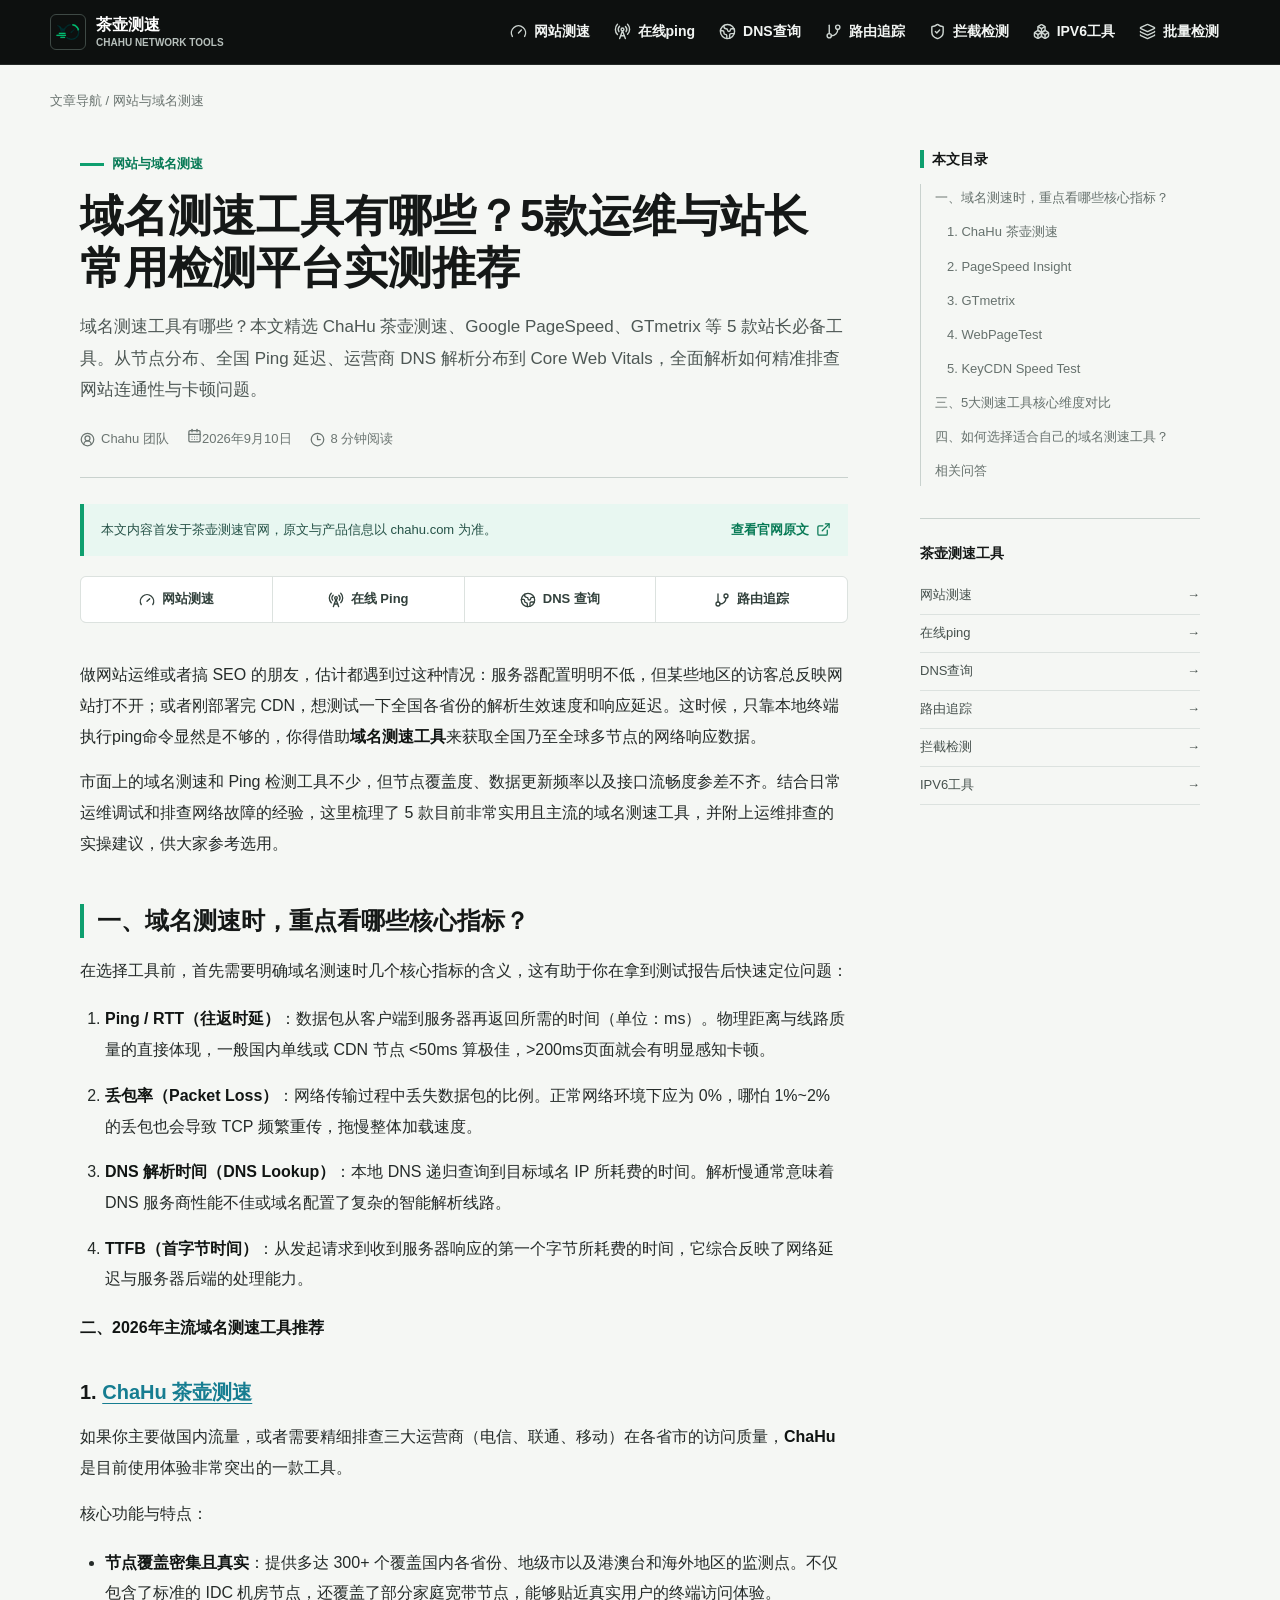
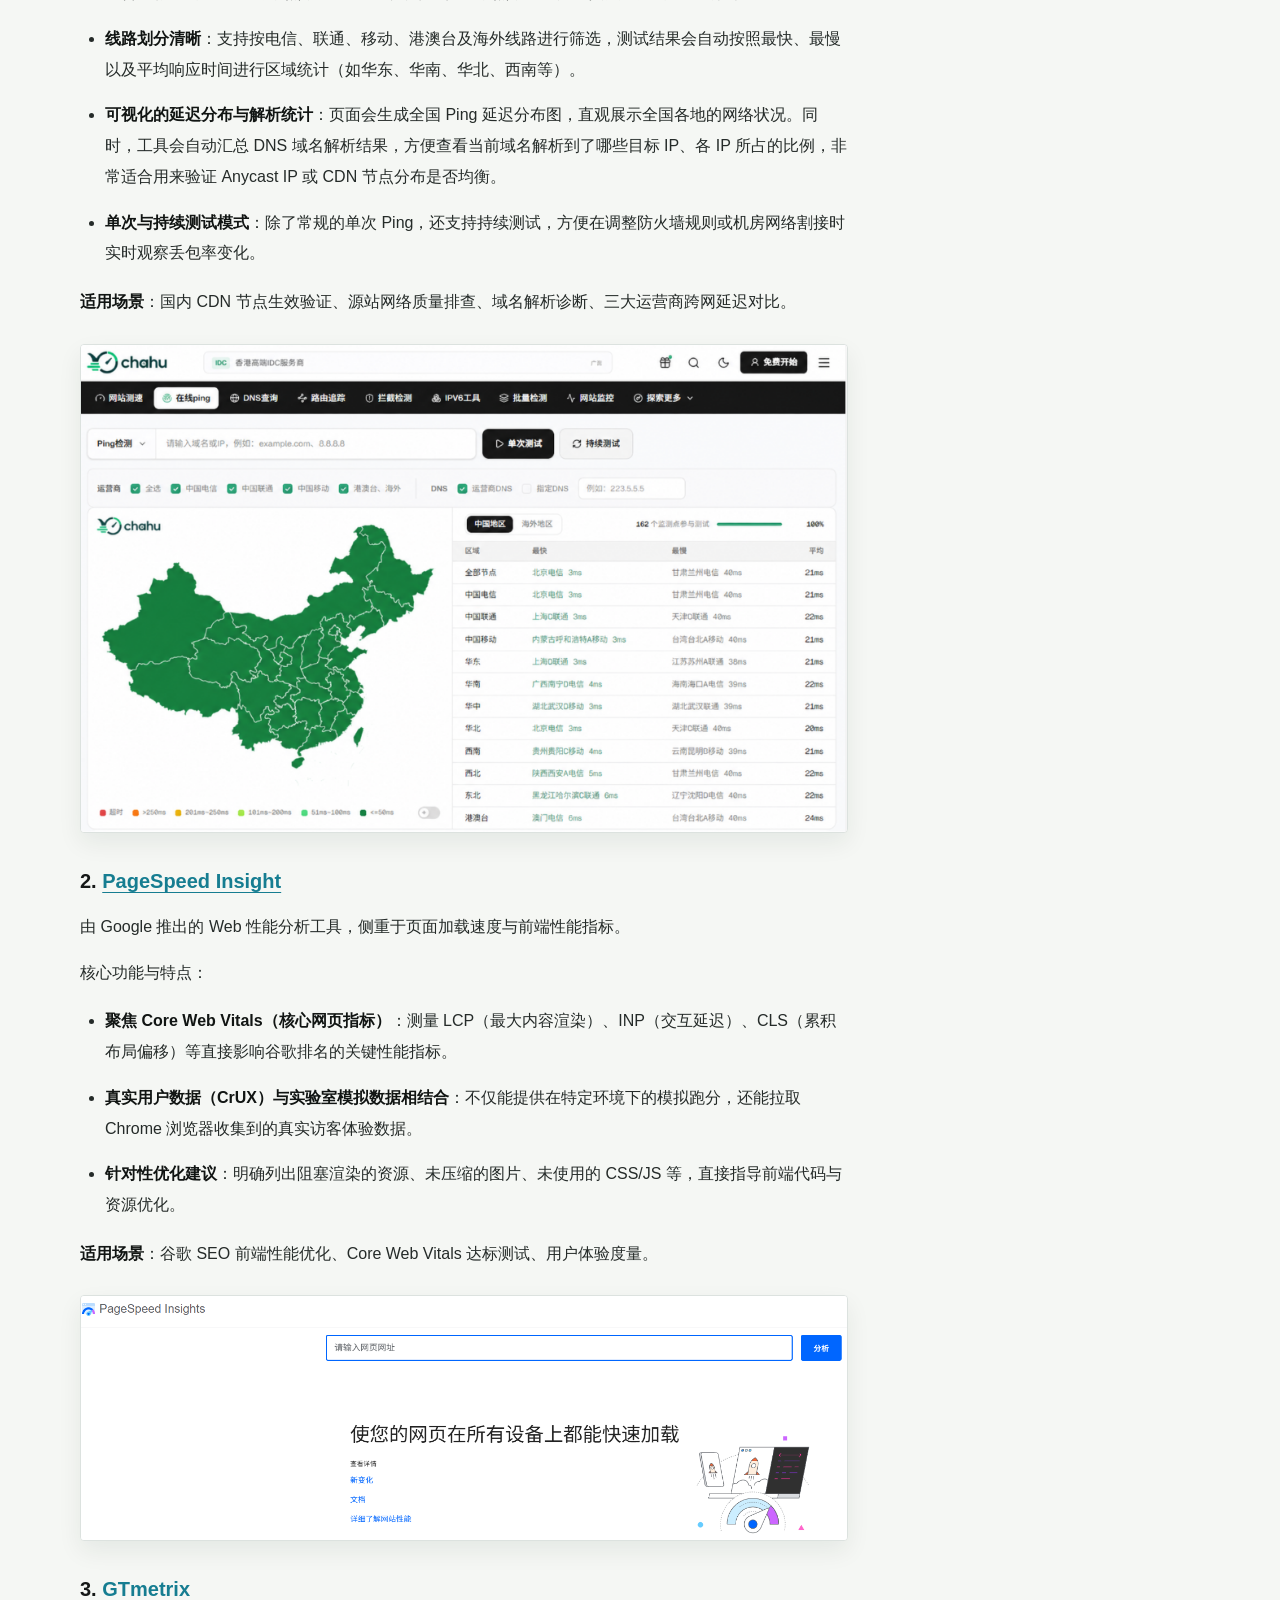
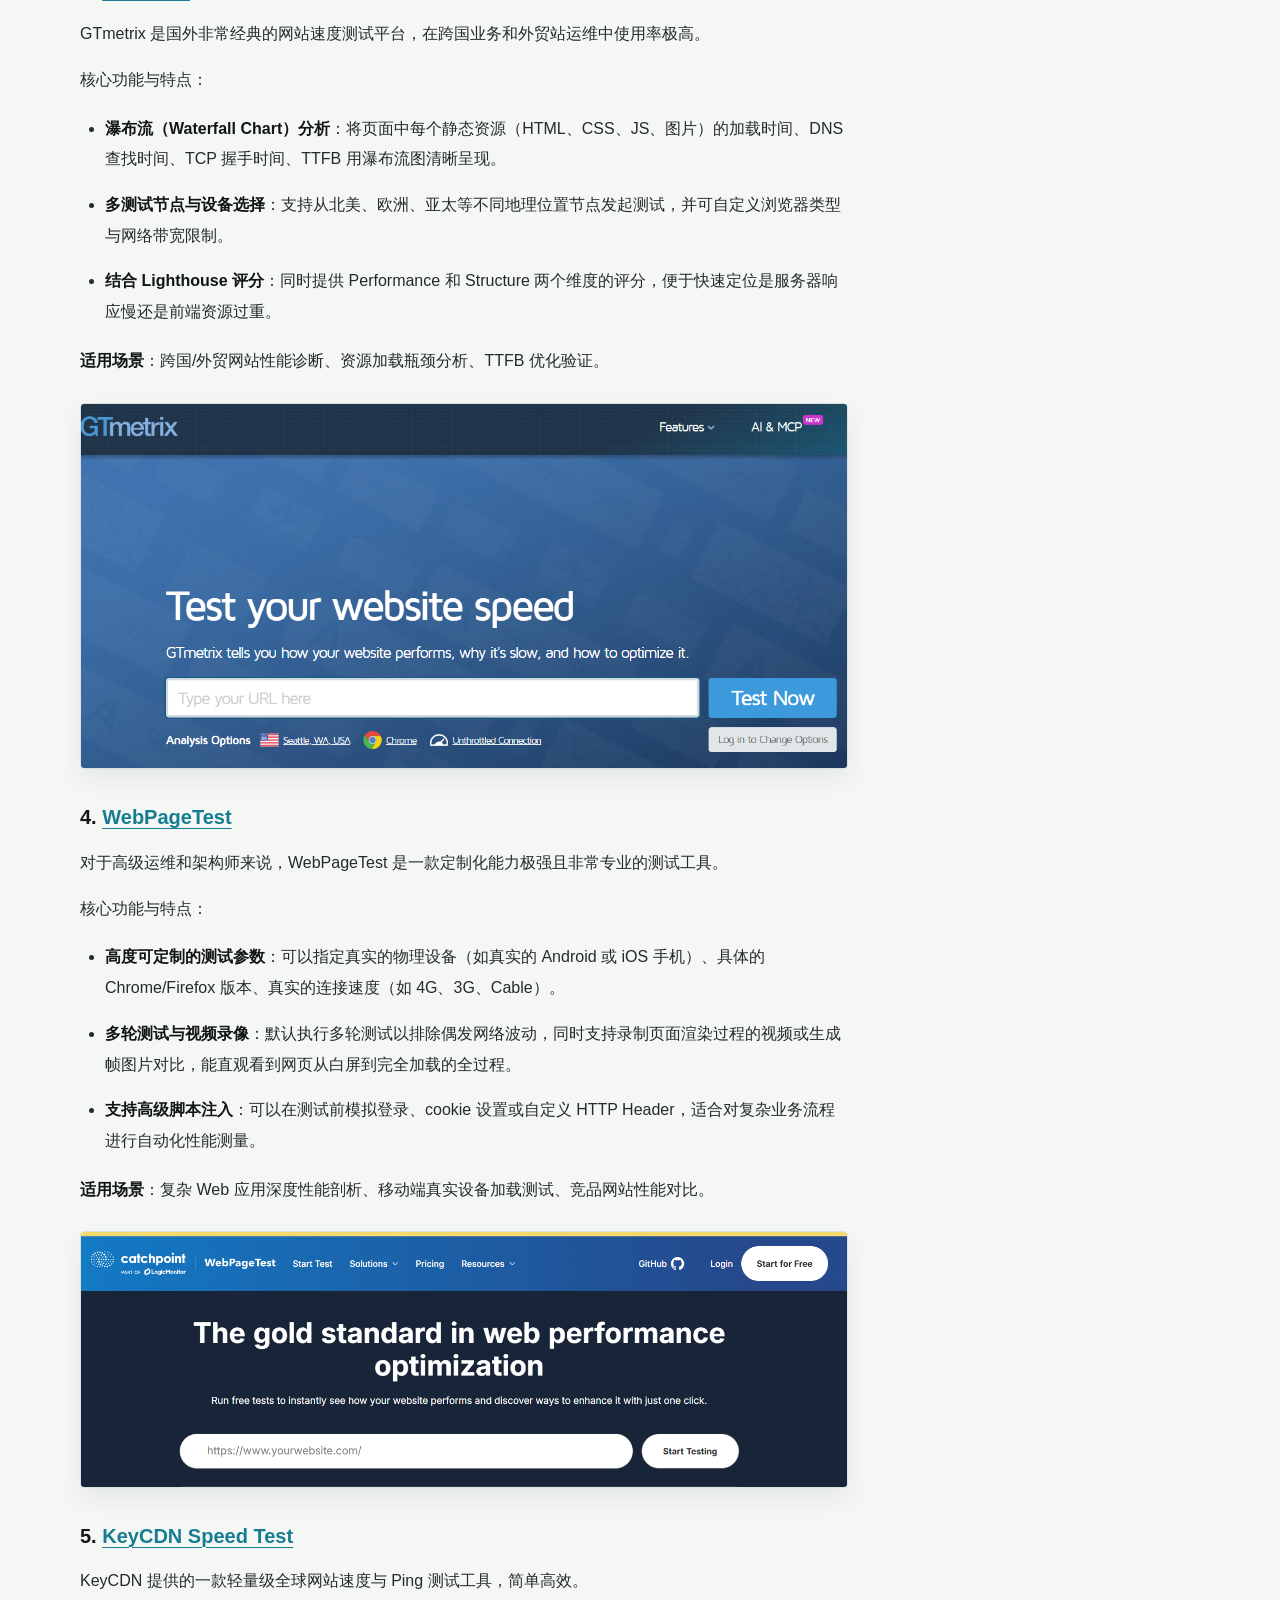
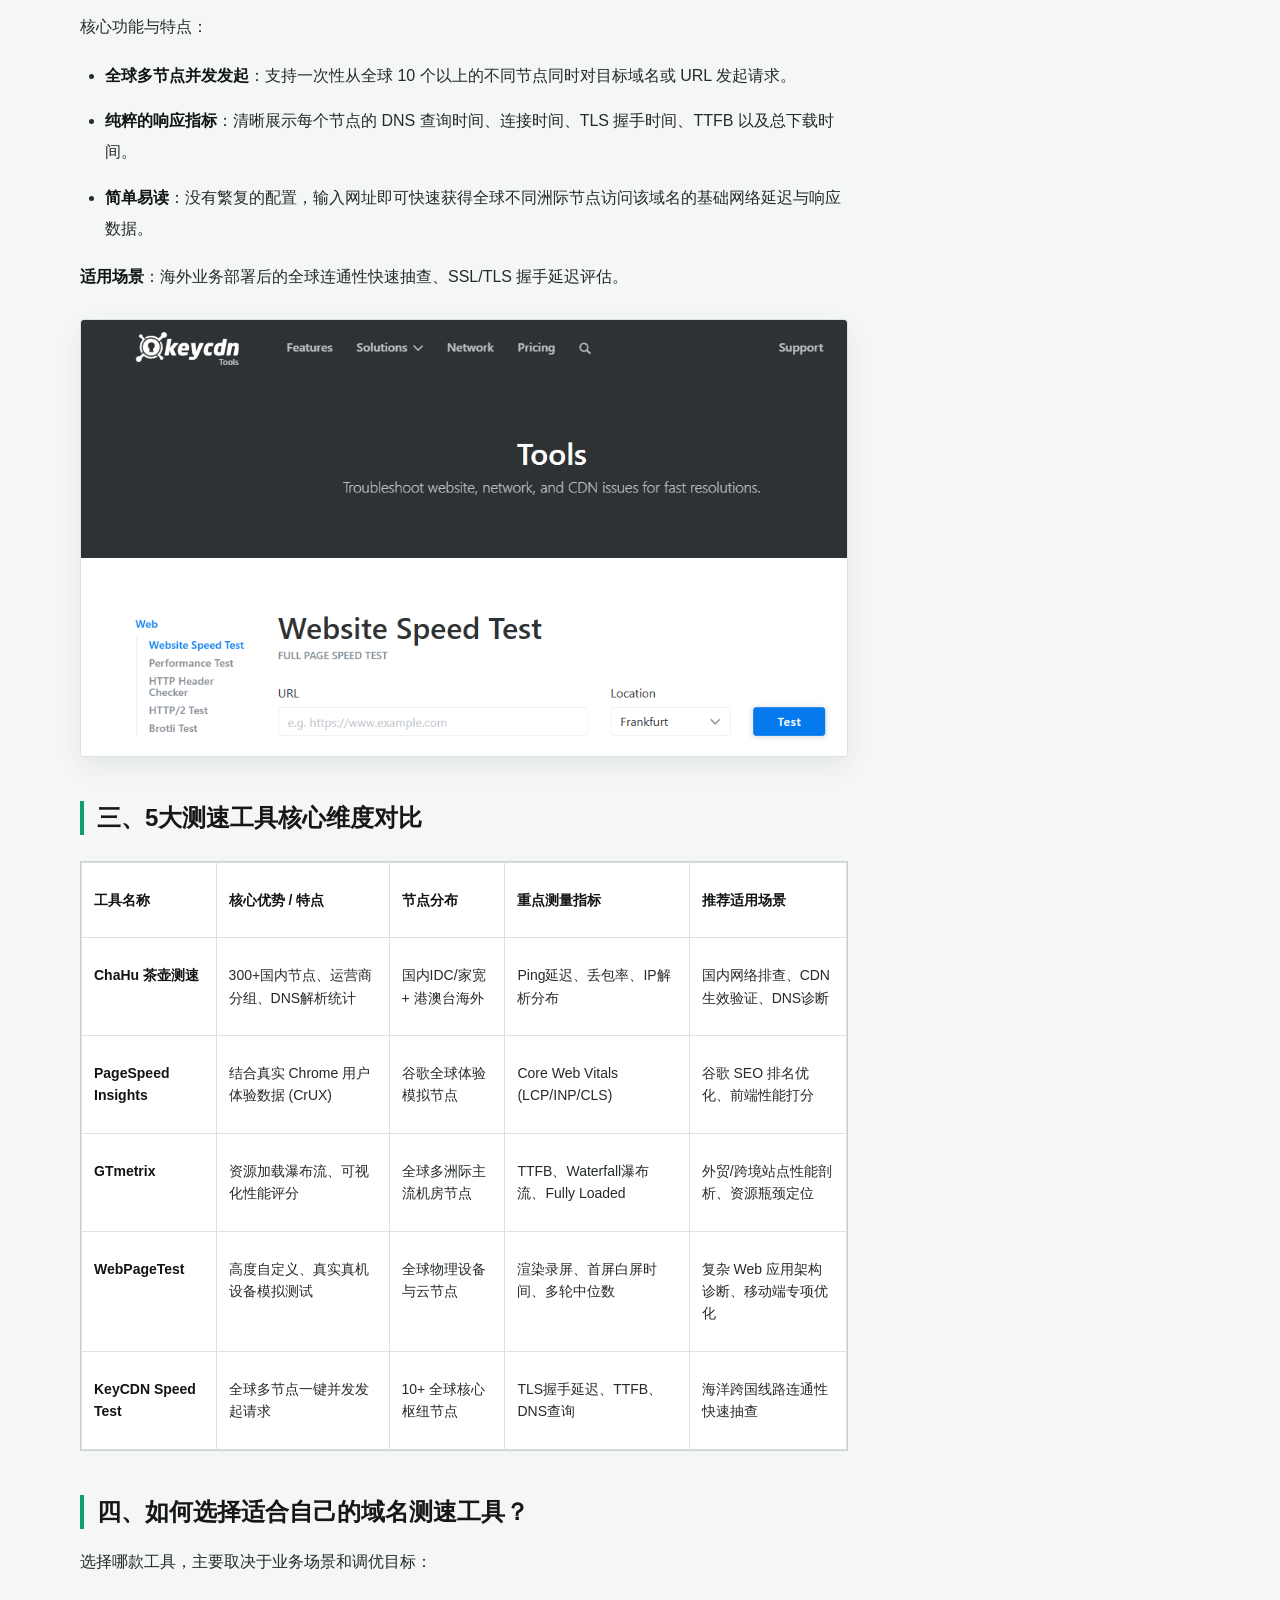
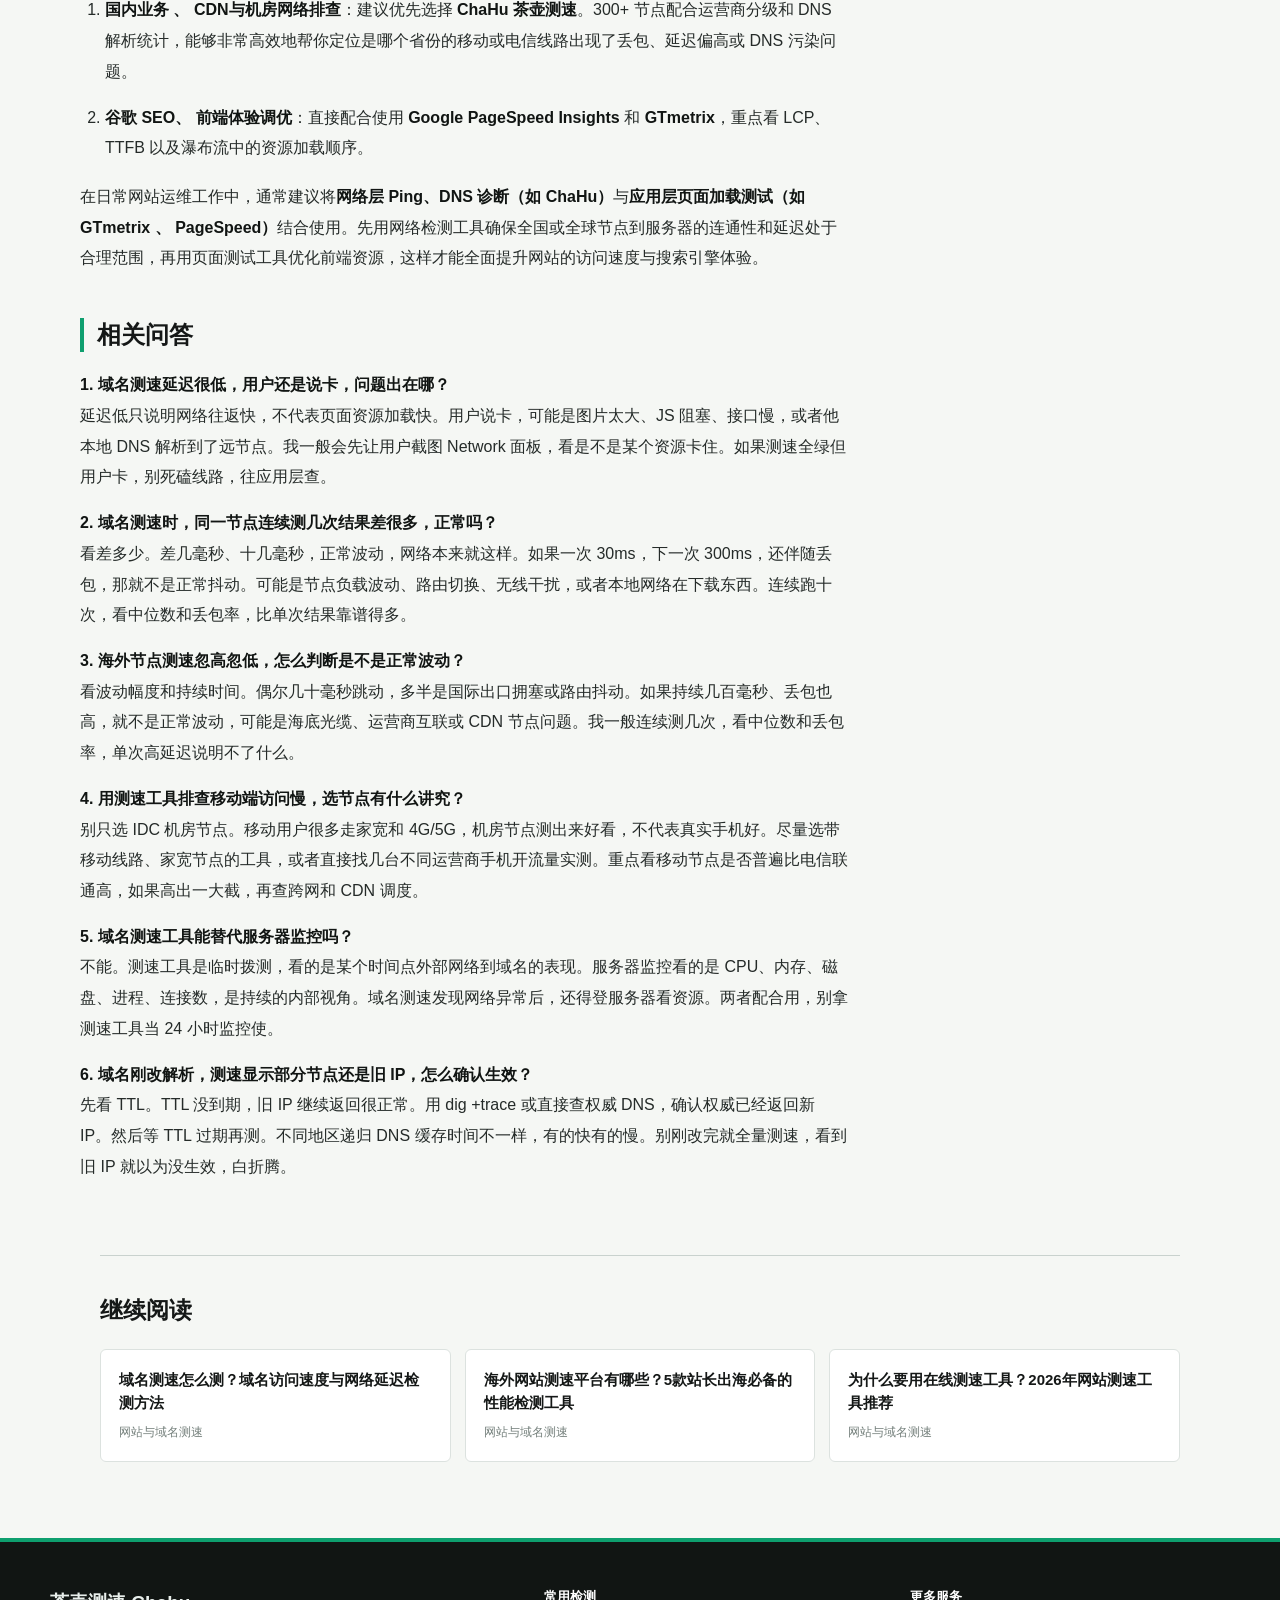
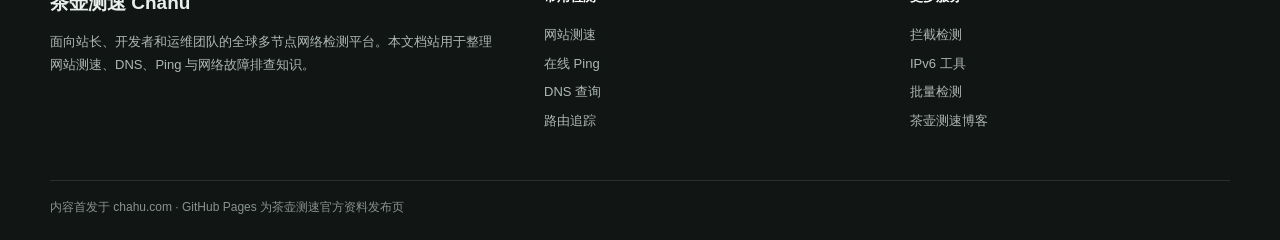
<file: domain-speed-test-tools.html>
<!doctype html>
<html lang="zh-CN">
<head>
  <meta charset="utf-8">
  <meta name="viewport" content="width=device-width, initial-scale=1">
  <title>域名测速工具有哪些？5款运维与站长常用检测平台实测推荐 | 茶壶测速</title>
  <meta name="description" content="域名测速工具有哪些？本文精选 ChaHu 茶壶测速、Google PageSpeed、GTmetrix 等 5 款站长必备工具。从节点分布、全国 Ping 延迟、运营商 DNS 解析分布到 Core Web Vitals，全面解析如何精准排查网站连通性与卡顿问题。">
  <meta name="robots" content="index,follow,max-image-preview:large">
  <meta name="author" content="Chahu 团队">
  <meta name="theme-color" content="#0d100f">
  <link rel="canonical" href="https://www.chahu.com/blog/domain-speed-test-tools">
  <link rel="icon" href="assets/chahu-icon.png" type="image/png">
  <link rel="apple-touch-icon" href="assets/chahu-icon.png">
  <meta property="og:locale" content="zh_CN">
  <meta property="og:type" content="article">
  <meta property="og:site_name" content="茶壶测速 Chahu">
  <meta property="og:title" content="域名测速工具有哪些？5款运维与站长常用检测平台实测推荐 | 茶壶测速">
  <meta property="og:description" content="域名测速工具有哪些？本文精选 ChaHu 茶壶测速、Google PageSpeed、GTmetrix 等 5 款站长必备工具。从节点分布、全国 Ping 延迟、运营商 DNS 解析分布到 Core Web Vitals，全面解析如何精准排查网站连通性与卡顿问题。">
  <meta property="og:url" content="https://chahucesu.github.io/chahu.com/domain-speed-test-tools.html">
  <meta property="og:image" content="https://www.chahu.com/og/chahu-network-testing-v2.png">
  <meta name="twitter:card" content="summary_large_image">
  <meta name="twitter:title" content="域名测速工具有哪些？5款运维与站长常用检测平台实测推荐 | 茶壶测速">
  <meta name="twitter:description" content="域名测速工具有哪些？本文精选 ChaHu 茶壶测速、Google PageSpeed、GTmetrix 等 5 款站长必备工具。从节点分布、全国 Ping 延迟、运营商 DNS 解析分布到 Core Web Vitals，全面解析如何精准排查网站连通性与卡顿问题。">
  <meta name="twitter:image" content="https://www.chahu.com/og/chahu-network-testing-v2.png">
  <link rel="stylesheet" href="assets/styles.css">
  <script type="application/ld+json">{"@context":"https://schema.org","@type":"Article","headline":"域名测速工具有哪些？5款运维与站长常用检测平台实测推荐","description":"域名测速工具有哪些？本文精选 ChaHu 茶壶测速、Google PageSpeed、GTmetrix 等 5 款站长必备工具。从节点分布、全国 Ping 延迟、运营商 DNS 解析分布到 Core Web Vitals，全面解析如何精准排查网站连通性与卡顿问题。","datePublished":"2026-09-10T00:00:00.000Z","dateModified":"2026-09-10T10:02:51.000Z","mainEntityOfPage":"https://www.chahu.com/blog/domain-speed-test-tools","image":"https://www.chahu.com/og/chahu-network-testing-v2.png","author":{"@type":"Organization","name":"Chahu 团队","url":"https://www.chahu.com/"},"publisher":{"@type":"Organization","name":"Chahu","url":"https://www.chahu.com/"}}</script>
</head>
<body>

<a class="skip-link" href="#main-content">跳到正文</a>
<div class="reading-progress" data-reading-progress aria-hidden="true"></div>
<header class="site-header">
  <div class="header-inner">
    <a class="brand" href="https://www.chahu.com/" aria-label="茶壶测速官网">
      <span class="brand-mark"><img src="assets/chahu-icon.png" width="32" height="32" alt=""></span>
      <span class="brand-name">茶壶测速<small>Chahu Network Tools</small></span>
    </a>
    <button class="nav-toggle" type="button" data-nav-toggle aria-label="打开菜单" aria-expanded="false"><svg class="lucide lucide-menu" xmlns="http://www.w3.org/2000/svg" width="24" height="24" viewBox="0 0 24 24" fill="none" stroke="currentColor" stroke-width="2" stroke-linecap="round" stroke-linejoin="round" aria-hidden="true"><line x1="4" x2="20" y1="12" y2="12"></line><line x1="4" x2="20" y1="6" y2="6"></line><line x1="4" x2="20" y1="18" y2="18"></line></svg></button>
    <nav class="main-nav" data-main-nav aria-label="茶壶测速工具导航"><a href="https://www.chahu.com/"><svg class="lucide lucide-gauge" xmlns="http://www.w3.org/2000/svg" width="24" height="24" viewBox="0 0 24 24" fill="none" stroke="currentColor" stroke-width="2" stroke-linecap="round" stroke-linejoin="round" aria-hidden="true"><path d="m12 14 4-4"></path><path d="M3.34 19a10 10 0 1 1 17.32 0"></path></svg><span>网站测速</span></a><a href="https://www.chahu.com/ping"><svg class="lucide lucide-radio-tower" xmlns="http://www.w3.org/2000/svg" width="24" height="24" viewBox="0 0 24 24" fill="none" stroke="currentColor" stroke-width="2" stroke-linecap="round" stroke-linejoin="round" aria-hidden="true"><path d="M4.9 16.1C1 12.2 1 5.8 4.9 1.9"></path><path d="M7.8 4.7a6.14 6.14 0 0 0-.8 7.5"></path><circle cx="12" cy="9" r="2"></circle><path d="M16.2 4.8c2 2 2.26 5.11.8 7.47"></path><path d="M19.1 1.9a9.96 9.96 0 0 1 0 14.1"></path><path d="M9.5 18h5"></path><path d="m8 22 4-11 4 11"></path></svg><span>在线ping</span></a><a href="https://www.chahu.com/dns"><svg class="lucide lucide-globe-2" xmlns="http://www.w3.org/2000/svg" width="24" height="24" viewBox="0 0 24 24" fill="none" stroke="currentColor" stroke-width="2" stroke-linecap="round" stroke-linejoin="round" aria-hidden="true"><path d="M21.54 15H17a2 2 0 0 0-2 2v4.54"></path><path d="M7 3.34V5a3 3 0 0 0 3 3a2 2 0 0 1 2 2c0 1.1.9 2 2 2a2 2 0 0 0 2-2c0-1.1.9-2 2-2h3.17"></path><path d="M11 21.95V18a2 2 0 0 0-2-2a2 2 0 0 1-2-2v-1a2 2 0 0 0-2-2H2.05"></path><circle cx="12" cy="12" r="10"></circle></svg><span>DNS查询</span></a><a href="https://www.chahu.com/trace"><svg class="lucide lucide-git-branch" xmlns="http://www.w3.org/2000/svg" width="24" height="24" viewBox="0 0 24 24" fill="none" stroke="currentColor" stroke-width="2" stroke-linecap="round" stroke-linejoin="round" aria-hidden="true"><line x1="6" x2="6" y1="3" y2="15"></line><circle cx="18" cy="6" r="3"></circle><circle cx="6" cy="18" r="3"></circle><path d="M18 9a9 9 0 0 1-9 9"></path></svg><span>路由追踪</span></a><a href="https://www.chahu.com/block"><svg class="lucide lucide-shield-check" xmlns="http://www.w3.org/2000/svg" width="24" height="24" viewBox="0 0 24 24" fill="none" stroke="currentColor" stroke-width="2" stroke-linecap="round" stroke-linejoin="round" aria-hidden="true"><path d="M20 13c0 5-3.5 7.5-7.66 8.95a1 1 0 0 1-.67-.01C7.5 20.5 4 18 4 13V6a1 1 0 0 1 1-1c2 0 4.5-1.2 6.24-2.72a1.17 1.17 0 0 1 1.52 0C14.51 3.81 17 5 19 5a1 1 0 0 1 1 1z"></path><path d="m9 12 2 2 4-4"></path></svg><span>拦截检测</span></a><a href="https://www.chahu.com/ipv6"><svg class="lucide lucide-boxes" xmlns="http://www.w3.org/2000/svg" width="24" height="24" viewBox="0 0 24 24" fill="none" stroke="currentColor" stroke-width="2" stroke-linecap="round" stroke-linejoin="round" aria-hidden="true"><path d="M2.97 12.92A2 2 0 0 0 2 14.63v3.24a2 2 0 0 0 .97 1.71l3 1.8a2 2 0 0 0 2.06 0L12 19v-5.5l-5-3-4.03 2.42Z"></path><path d="m7 16.5-4.74-2.85"></path><path d="m7 16.5 5-3"></path><path d="M7 16.5v5.17"></path><path d="M12 13.5V19l3.97 2.38a2 2 0 0 0 2.06 0l3-1.8a2 2 0 0 0 .97-1.71v-3.24a2 2 0 0 0-.97-1.71L17 10.5l-5 3Z"></path><path d="m17 16.5-5-3"></path><path d="m17 16.5 4.74-2.85"></path><path d="M17 16.5v5.17"></path><path d="M7.97 4.42A2 2 0 0 0 7 6.13v4.37l5 3 5-3V6.13a2 2 0 0 0-.97-1.71l-3-1.8a2 2 0 0 0-2.06 0l-3 1.8Z"></path><path d="M12 8 7.26 5.15"></path><path d="m12 8 4.74-2.85"></path><path d="M12 13.5V8"></path></svg><span>IPV6工具</span></a><a href="https://www.chahu.com/batch"><svg class="lucide lucide-layers-3" xmlns="http://www.w3.org/2000/svg" width="24" height="24" viewBox="0 0 24 24" fill="none" stroke="currentColor" stroke-width="2" stroke-linecap="round" stroke-linejoin="round" aria-hidden="true"><path d="M12.83 2.18a2 2 0 0 0-1.66 0L2.6 6.08a1 1 0 0 0 0 1.83l8.58 3.91a2 2 0 0 0 1.66 0l8.58-3.9a1 1 0 0 0 0-1.83z"></path><path d="M2 12a1 1 0 0 0 .58.91l8.6 3.91a2 2 0 0 0 1.65 0l8.58-3.9A1 1 0 0 0 22 12"></path><path d="M2 17a1 1 0 0 0 .58.91l8.6 3.91a2 2 0 0 0 1.65 0l8.58-3.9A1 1 0 0 0 22 17"></path></svg><span>批量检测</span></a></nav>
  </div>
</header>
<nav class="breadcrumb" aria-label="面包屑"><a href="index.html">文章导航</a> / <span>网站与域名测速</span></nav>
<main id="main-content" class="article-layout">
  <article class="article-main">
    <header class="article-header">
      <p class="eyebrow">网站与域名测速</p>
      <h1>域名测速工具有哪些？5款运维与站长常用检测平台实测推荐</h1>
      <p class="article-lead">域名测速工具有哪些？本文精选 ChaHu 茶壶测速、Google PageSpeed、GTmetrix 等 5 款站长必备工具。从节点分布、全国 Ping 延迟、运营商 DNS 解析分布到 Core Web Vitals，全面解析如何精准排查网站连通性与卡顿问题。</p>
      <div class="article-meta">
        <span><svg class="lucide lucide-circle-user-round" xmlns="http://www.w3.org/2000/svg" width="24" height="24" viewBox="0 0 24 24" fill="none" stroke="currentColor" stroke-width="2" stroke-linecap="round" stroke-linejoin="round" aria-hidden="true"><path d="M18 20a6 6 0 0 0-12 0"></path><circle cx="12" cy="10" r="4"></circle><circle cx="12" cy="12" r="10"></circle></svg>Chahu 团队</span>
        <time datetime="2026-09-10"><svg class="lucide lucide-calendar-days" xmlns="http://www.w3.org/2000/svg" width="24" height="24" viewBox="0 0 24 24" fill="none" stroke="currentColor" stroke-width="2" stroke-linecap="round" stroke-linejoin="round" aria-hidden="true"><path d="M8 2v4"></path><path d="M16 2v4"></path><rect width="18" height="18" x="3" y="4" rx="2"></rect><path d="M3 10h18"></path><path d="M8 14h.01"></path><path d="M12 14h.01"></path><path d="M16 14h.01"></path><path d="M8 18h.01"></path><path d="M12 18h.01"></path><path d="M16 18h.01"></path></svg>2026年9月10日</time>
        <span><svg class="lucide lucide-clock-3" xmlns="http://www.w3.org/2000/svg" width="24" height="24" viewBox="0 0 24 24" fill="none" stroke="currentColor" stroke-width="2" stroke-linecap="round" stroke-linejoin="round" aria-hidden="true"><circle cx="12" cy="12" r="10"></circle><polyline points="12 6 12 12 16.5 12"></polyline></svg>8 分钟阅读</span>
      </div>
    </header>
    <div class="source-strip">
      <p>本文内容首发于茶壶测速官网，原文与产品信息以 chahu.com 为准。</p>
      <a href="https://www.chahu.com/blog/domain-speed-test-tools">查看官网原文<svg class="lucide lucide-external-link" xmlns="http://www.w3.org/2000/svg" width="24" height="24" viewBox="0 0 24 24" fill="none" stroke="currentColor" stroke-width="2" stroke-linecap="round" stroke-linejoin="round" aria-hidden="true"><path d="M15 3h6v6"></path><path d="M10 14 21 3"></path><path d="M18 13v6a2 2 0 0 1-2 2H5a2 2 0 0 1-2-2V8a2 2 0 0 1 2-2h6"></path></svg></a>
    </div>
    <nav class="article-tool-links" aria-label="常用网络检测工具"><a href="https://www.chahu.com/"><svg class="lucide lucide-gauge" xmlns="http://www.w3.org/2000/svg" width="24" height="24" viewBox="0 0 24 24" fill="none" stroke="currentColor" stroke-width="2" stroke-linecap="round" stroke-linejoin="round" aria-hidden="true"><path d="m12 14 4-4"></path><path d="M3.34 19a10 10 0 1 1 17.32 0"></path></svg><span>网站测速</span></a><a href="https://www.chahu.com/ping"><svg class="lucide lucide-radio-tower" xmlns="http://www.w3.org/2000/svg" width="24" height="24" viewBox="0 0 24 24" fill="none" stroke="currentColor" stroke-width="2" stroke-linecap="round" stroke-linejoin="round" aria-hidden="true"><path d="M4.9 16.1C1 12.2 1 5.8 4.9 1.9"></path><path d="M7.8 4.7a6.14 6.14 0 0 0-.8 7.5"></path><circle cx="12" cy="9" r="2"></circle><path d="M16.2 4.8c2 2 2.26 5.11.8 7.47"></path><path d="M19.1 1.9a9.96 9.96 0 0 1 0 14.1"></path><path d="M9.5 18h5"></path><path d="m8 22 4-11 4 11"></path></svg><span>在线 Ping</span></a><a href="https://www.chahu.com/dns"><svg class="lucide lucide-globe-2" xmlns="http://www.w3.org/2000/svg" width="24" height="24" viewBox="0 0 24 24" fill="none" stroke="currentColor" stroke-width="2" stroke-linecap="round" stroke-linejoin="round" aria-hidden="true"><path d="M21.54 15H17a2 2 0 0 0-2 2v4.54"></path><path d="M7 3.34V5a3 3 0 0 0 3 3a2 2 0 0 1 2 2c0 1.1.9 2 2 2a2 2 0 0 0 2-2c0-1.1.9-2 2-2h3.17"></path><path d="M11 21.95V18a2 2 0 0 0-2-2a2 2 0 0 1-2-2v-1a2 2 0 0 0-2-2H2.05"></path><circle cx="12" cy="12" r="10"></circle></svg><span>DNS 查询</span></a><a href="https://www.chahu.com/trace"><svg class="lucide lucide-git-branch" xmlns="http://www.w3.org/2000/svg" width="24" height="24" viewBox="0 0 24 24" fill="none" stroke="currentColor" stroke-width="2" stroke-linecap="round" stroke-linejoin="round" aria-hidden="true"><line x1="6" x2="6" y1="3" y2="15"></line><circle cx="18" cy="6" r="3"></circle><circle cx="6" cy="18" r="3"></circle><path d="M18 9a9 9 0 0 1-9 9"></path></svg><span>路由追踪</span></a></nav>
    <div class="article-body"><p>做网站运维或者搞 SEO 的朋友，估计都遇到过这种情况：服务器配置明明不低，但某些地区的访客总反映网站打不开；或者刚部署完 CDN，想测试一下全国各省份的解析生效速度和响应延迟。这时候，只靠本地终端执行ping命令显然是不够的，你得借助<strong>域名测速工具</strong>来获取全国乃至全球多节点的网络响应数据。</p><p>市面上的域名测速和 Ping 检测工具不少，但节点覆盖度、数据更新频率以及接口流畅度参差不齐。结合日常运维调试和排查网络故障的经验，这里梳理了 5 款目前非常实用且主流的域名测速工具，并附上运维排查的实操建议，供大家参考选用。</p><h2 id="section-1">一、域名测速时，重点看哪些核心指标？</h2><p>在选择工具前，首先需要明确域名测速时几个核心指标的含义，这有助于你在拿到测试报告后快速定位问题：</p><ol><li><p><strong>Ping / RTT（往返时延）</strong>：数据包从客户端到服务器再返回所需的时间（单位：ms）。物理距离与线路质量的直接体现，一般国内单线或 CDN 节点 &lt;50ms 算极佳，&gt;200ms页面就会有明显感知卡顿。</p></li><li><p><strong>丢包率（Packet Loss）</strong>：网络传输过程中丢失数据包的比例。正常网络环境下应为 0%，哪怕 1%~2% 的丢包也会导致 TCP 频繁重传，拖慢整体加载速度。</p></li><li><p><strong>DNS 解析时间（DNS Lookup）</strong>：本地 DNS 递归查询到目标域名 IP 所耗费的时间。解析慢通常意味着 DNS 服务商性能不佳或域名配置了复杂的智能解析线路。</p></li><li><p><strong>TTFB（首字节时间）</strong>：从发起请求到收到服务器响应的第一个字节所耗费的时间，它综合反映了网络延迟与服务器后端的处理能力。</p></li></ol><p><strong>二、2026年主流域名测速工具推荐</strong></p><h3 id="1-chahu">1. <a href="https://www.chahu.com/ping">ChaHu 茶壶测速</a></h3><p>如果你主要做国内流量，或者需要精细排查三大运营商（电信、联通、移动）在各省市的访问质量，<strong>ChaHu </strong>是目前使用体验非常突出的一款工具。</p><p>核心功能与特点：</p><ul><li><p><strong>节点覆盖密集且真实</strong>：提供多达 300+ 个覆盖国内各省份、地级市以及港澳台和海外地区的监测点。不仅包含了标准的 IDC 机房节点，还覆盖了部分家庭宽带节点，能够贴近真实用户的终端访问体验。</p></li><li><p><strong>线路划分清晰</strong>：支持按电信、联通、移动、港澳台及海外线路进行筛选，测试结果会自动按照最快、最慢以及平均响应时间进行区域统计（如华东、华南、华北、西南等）。</p></li><li><p><strong>可视化的延迟分布与解析统计</strong>：页面会生成全国 Ping 延迟分布图，直观展示全国各地的网络状况。同时，工具会自动汇总 DNS 域名解析结果，方便查看当前域名解析到了哪些目标 IP、各 IP 所占的比例，非常适合用来验证 Anycast IP 或 CDN 节点分布是否均衡。</p></li><li><p><strong>单次与持续测试模式</strong>：除了常规的单次 Ping，还支持持续测试，方便在调整防火墙规则或机房网络割接时实时观察丢包率变化。</p></li></ul><p><strong>适用场景</strong>：国内 CDN 节点生效验证、源站网络质量排查、域名解析诊断、三大运营商跨网延迟对比。</p><img src="assets/articles/domain-speed-test-tools/image-01.png" alt="ScreenShot_2026-09-10_103505_413.png" loading="lazy" decoding="async"><h3 id="2-pagespeed-insight">2. <a href="https://pagespeed.web.dev/">PageSpeed Insight</a></h3><p>由 Google 推出的 Web 性能分析工具，侧重于页面加载速度与前端性能指标。</p><p>核心功能与特点：</p><ul><li><p><strong>聚焦 Core Web Vitals（核心网页指标）</strong>：测量 LCP（最大内容渲染）、INP（交互延迟）、CLS（累积布局偏移）等直接影响谷歌排名的关键性能指标。</p></li><li><p><strong>真实用户数据（CrUX）与实验室模拟数据相结合</strong>：不仅能提供在特定环境下的模拟跑分，还能拉取 Chrome 浏览器收集到的真实访客体验数据。</p></li><li><p><strong>针对性优化建议</strong>：明确列出阻塞渲染的资源、未压缩的图片、未使用的 CSS/JS 等，直接指导前端代码与资源优化。</p></li></ul><p><strong>适用场景</strong>：谷歌 SEO 前端性能优化、Core Web Vitals 达标测试、用户体验度量。</p><img src="assets/articles/domain-speed-test-tools/image-02.png" alt="ScreenShot_2026-09-10_175013_836.png" loading="lazy" decoding="async"><h3 id="3-gtmetrix">3. <a href="https://gtmetrix.com/">GTmetrix</a></h3><p>GTmetrix 是国外非常经典的网站速度测试平台，在跨国业务和外贸站运维中使用率极高。</p><p>核心功能与特点：</p><ul><li><p><strong>瀑布流（Waterfall Chart）分析</strong>：将页面中每个静态资源（HTML、CSS、JS、图片）的加载时间、DNS 查找时间、TCP 握手时间、TTFB 用瀑布流图清晰呈现。</p></li><li><p><strong>多测试节点与设备选择</strong>：支持从北美、欧洲、亚太等不同地理位置节点发起测试，并可自定义浏览器类型与网络带宽限制。</p></li><li><p><strong>结合 Lighthouse 评分</strong>：同时提供 Performance 和 Structure 两个维度的评分，便于快速定位是服务器响应慢还是前端资源过重。</p></li></ul><p><strong>适用场景</strong>：跨国/外贸网站性能诊断、资源加载瓶颈分析、TTFB 优化验证。</p><img src="assets/articles/domain-speed-test-tools/image-03.png" alt="ScreenShot_2026-09-10_175020_707.png" loading="lazy" decoding="async"><h3 id="4-webpagetest">4. <a href="https://www.webpagetest.org/">WebPageTest</a></h3><p>对于高级运维和架构师来说，WebPageTest 是一款定制化能力极强且非常专业的测试工具。</p><p>核心功能与特点：</p><ul><li><p><strong>高度可定制的测试参数</strong>：可以指定真实的物理设备（如真实的 Android 或 iOS 手机）、具体的 Chrome/Firefox 版本、真实的连接速度（如 4G、3G、Cable）。</p></li><li><p><strong>多轮测试与视频录像</strong>：默认执行多轮测试以排除偶发网络波动，同时支持录制页面渲染过程的视频或生成帧图片对比，能直观看到网页从白屏到完全加载的全过程。</p></li><li><p><strong>支持高级脚本注入</strong>：可以在测试前模拟登录、cookie 设置或自定义 HTTP Header，适合对复杂业务流程进行自动化性能测量。</p></li></ul><p><strong>适用场景</strong>：复杂 Web 应用深度性能剖析、移动端真实设备加载测试、竞品网站性能对比。</p><img src="assets/articles/domain-speed-test-tools/image-04.png" alt="ScreenShot_2026-09-10_175159_996.png" loading="lazy" decoding="async"><h3 id="5-keycdn-speed-test">5. <a href="https://tools.keycdn.com/ping">KeyCDN Speed Test</a></h3><p>KeyCDN 提供的一款轻量级全球网站速度与 Ping 测试工具，简单高效。</p><p>核心功能与特点：</p><ul><li><p><strong>全球多节点并发发起</strong>：支持一次性从全球 10 个以上的不同节点同时对目标域名或 URL 发起请求。</p></li><li><p><strong>纯粹的响应指标</strong>：清晰展示每个节点的 DNS 查询时间、连接时间、TLS 握手时间、TTFB 以及总下载时间。</p></li><li><p><strong>简单易读</strong>：没有繁复的配置，输入网址即可快速获得全球不同洲际节点访问该域名的基础网络延迟与响应数据。</p></li></ul><p><strong>适用场景</strong>：海外业务部署后的全球连通性快速抽查、SSL/TLS 握手延迟评估。</p><img src="assets/articles/domain-speed-test-tools/image-05.png" alt="ScreenShot_2026-09-10_175253_900.png" loading="lazy" decoding="async"><h2 id="5">三、5大测速工具核心维度对比</h2><div class="table-scroll"><table><tbody><tr><td colspan="1" rowspan="1"><p><strong>工具名称</strong></p></td><td colspan="1" rowspan="1"><p><strong>核心优势 / 特点</strong></p></td><td colspan="1" rowspan="1"><p><strong>节点分布</strong></p></td><td colspan="1" rowspan="1"><p><strong>重点测量指标</strong></p></td><td colspan="1" rowspan="1"><p><strong>推荐适用场景</strong></p></td></tr><tr><td colspan="1" rowspan="1"><p><strong>ChaHu 茶壶测速</strong></p></td><td colspan="1" rowspan="1"><p>300+国内节点、运营商分组、DNS解析统计</p></td><td colspan="1" rowspan="1"><p>国内IDC/家宽 + 港澳台海外</p></td><td colspan="1" rowspan="1"><p>Ping延迟、丢包率、IP解析分布</p></td><td colspan="1" rowspan="1"><p>国内网络排查、CDN生效验证、DNS诊断</p></td></tr><tr><td colspan="1" rowspan="1"><p><strong>PageSpeed Insights</strong></p></td><td colspan="1" rowspan="1"><p>结合真实 Chrome 用户体验数据 (CrUX)</p></td><td colspan="1" rowspan="1"><p>谷歌全球体验模拟节点</p></td><td colspan="1" rowspan="1"><p>Core Web Vitals (LCP/INP/CLS)</p></td><td colspan="1" rowspan="1"><p>谷歌 SEO 排名优化、前端性能打分</p></td></tr><tr><td colspan="1" rowspan="1"><p><strong>GTmetrix</strong></p></td><td colspan="1" rowspan="1"><p>资源加载瀑布流、可视化性能评分</p></td><td colspan="1" rowspan="1"><p>全球多洲际主流机房节点</p></td><td colspan="1" rowspan="1"><p>TTFB、Waterfall瀑布流、Fully Loaded</p></td><td colspan="1" rowspan="1"><p>外贸/跨境站点性能剖析、资源瓶颈定位</p></td></tr><tr><td colspan="1" rowspan="1"><p><strong>WebPageTest</strong></p></td><td colspan="1" rowspan="1"><p>高度自定义、真实真机设备模拟测试</p></td><td colspan="1" rowspan="1"><p>全球物理设备与云节点</p></td><td colspan="1" rowspan="1"><p>渲染录屏、首屏白屏时间、多轮中位数</p></td><td colspan="1" rowspan="1"><p>复杂 Web 应用架构诊断、移动端专项优化</p></td></tr><tr><td colspan="1" rowspan="1"><p><strong>KeyCDN Speed Test</strong></p></td><td colspan="1" rowspan="1"><p>全球多节点一键并发发起请求</p></td><td colspan="1" rowspan="1"><p>10+ 全球核心枢纽节点</p></td><td colspan="1" rowspan="1"><p>TLS握手延迟、TTFB、DNS查询</p></td><td colspan="1" rowspan="1"><p>海洋跨国线路连通性快速抽查</p></td></tr></tbody></table></div><h2 id="section-8">四、如何选择适合自己的域名测速工具？</h2><p>选择哪款工具，主要取决于业务场景和调优目标：</p><ol><li><p><strong>国内业务 、 CDN与机房网络排查</strong>：建议优先选择 <strong>ChaHu 茶壶测速</strong>。300+ 节点配合运营商分级和 DNS 解析统计，能够非常高效地帮你定位是哪个省份的移动或电信线路出现了丢包、延迟偏高或 DNS 污染问题。</p></li><li><p><strong>谷歌 SEO、 前端体验调优</strong>：直接配合使用 <strong>Google PageSpeed Insights</strong> 和 <strong>GTmetrix</strong>，重点看 LCP、TTFB 以及瀑布流中的资源加载顺序。</p></li></ol><p>在日常网站运维工作中，通常建议将<strong>网络层 Ping、DNS 诊断（如 ChaHu）</strong>与<strong>应用层页面加载测试（如 GTmetrix 、 PageSpeed）</strong>结合使用。先用网络检测工具确保全国或全球节点到服务器的连通性和延迟处于合理范围，再用页面测试工具优化前端资源，这样才能全面提升网站的访问速度与搜索引擎体验。</p><h2 id="section-9">相关问答</h2><p><strong>1. 域名测速延迟很低，用户还是说卡，问题出在哪？</strong><br>延迟低只说明网络往返快，不代表页面资源加载快。用户说卡，可能是图片太大、JS 阻塞、接口慢，或者他本地 DNS 解析到了远节点。我一般会先让用户截图 Network 面板，看是不是某个资源卡住。如果测速全绿但用户卡，别死磕线路，往应用层查。</p><p><strong>2. 域名测速时，同一节点连续测几次结果差很多，正常吗？</strong><br>看差多少。差几毫秒、十几毫秒，正常波动，网络本来就这样。如果一次 30ms，下一次 300ms，还伴随丢包，那就不是正常抖动。可能是节点负载波动、路由切换、无线干扰，或者本地网络在下载东西。连续跑十次，看中位数和丢包率，比单次结果靠谱得多。</p><p><strong>3. 海外节点测速忽高忽低，怎么判断是不是正常波动？</strong><br>看波动幅度和持续时间。偶尔几十毫秒跳动，多半是国际出口拥塞或路由抖动。如果持续几百毫秒、丢包也高，就不是正常波动，可能是海底光缆、运营商互联或 CDN 节点问题。我一般连续测几次，看中位数和丢包率，单次高延迟说明不了什么。</p><p><strong>4. 用测速工具排查移动端访问慢，选节点有什么讲究？</strong><br>别只选 IDC 机房节点。移动用户很多走家宽和 4G/5G，机房节点测出来好看，不代表真实手机好。尽量选带移动线路、家宽节点的工具，或者直接找几台不同运营商手机开流量实测。重点看移动节点是否普遍比电信联通高，如果高出一大截，再查跨网和 CDN 调度。</p><p><strong>5. 域名测速工具能替代服务器监控吗？</strong><br>不能。测速工具是临时拨测，看的是某个时间点外部网络到域名的表现。服务器监控看的是 CPU、内存、磁盘、进程、连接数，是持续的内部视角。域名测速发现网络异常后，还得登服务器看资源。两者配合用，别拿测速工具当 24 小时监控使。</p><p><strong>6. 域名刚改解析，测速显示部分节点还是旧 IP，怎么确认生效？</strong><br>先看 TTL。TTL 没到期，旧 IP 继续返回很正常。用 dig +trace 或直接查权威 DNS，确认权威已经返回新 IP。然后等 TTL 过期再测。不同地区递归 DNS 缓存时间不一样，有的快有的慢。别刚改完就全量测速，看到旧 IP 就以为没生效，白折腾。</p></div>
  </article>
  <aside class="article-aside">
    <h2 class="toc-title">本文目录</h2>
    <ol class="toc"><li><a href="#section-1" data-level="2">一、域名测速时，重点看哪些核心指标？</a></li><li><a href="#1-chahu" data-level="3">1. ChaHu 茶壶测速</a></li><li><a href="#2-pagespeed-insight" data-level="3">2. PageSpeed Insight</a></li><li><a href="#3-gtmetrix" data-level="3">3. GTmetrix</a></li><li><a href="#4-webpagetest" data-level="3">4. WebPageTest</a></li><li><a href="#5-keycdn-speed-test" data-level="3">5. KeyCDN Speed Test</a></li><li><a href="#5" data-level="2">三、5大测速工具核心维度对比</a></li><li><a href="#section-8" data-level="2">四、如何选择适合自己的域名测速工具？</a></li><li><a href="#section-9" data-level="2">相关问答</a></li></ol>
    <div class="aside-tools">
      <h2>茶壶测速工具</h2>
      <a href="https://www.chahu.com/"><span>网站测速</span><span>→</span></a><a href="https://www.chahu.com/ping"><span>在线ping</span><span>→</span></a><a href="https://www.chahu.com/dns"><span>DNS查询</span><span>→</span></a><a href="https://www.chahu.com/trace"><span>路由追踪</span><span>→</span></a><a href="https://www.chahu.com/block"><span>拦截检测</span><span>→</span></a><a href="https://www.chahu.com/ipv6"><span>IPV6工具</span><span>→</span></a>
    </div>
  </aside>
</main>
<section class="related">
  <h2>继续阅读</h2>
  <div class="related-grid"><a class="related-card" href="domain-speed-latency-test.html"><strong>域名测速怎么测？域名访问速度与网络延迟检测方法</strong><span>网站与域名测速</span></a><a class="related-card" href="overseas-speed-test-tools.html"><strong>海外网站测速平台有哪些？5款站长出海必备的性能检测工具</strong><span>网站与域名测速</span></a><a class="related-card" href="why-use-online-speed-test.html"><strong>为什么要用在线测速工具？2026年网站测速工具推荐</strong><span>网站与域名测速</span></a></div>
</section>

<footer class="site-footer">
  <div class="footer-inner">
    <div>
      <p class="footer-brand">茶壶测速 Chahu</p>
      <p class="footer-copy">面向站长、开发者和运维团队的全球多节点网络检测平台。本文档站用于整理网站测速、DNS、Ping 与网络故障排查知识。</p>
    </div>
    <div class="footer-group">
      <h2>常用检测</h2>
      <a href="https://www.chahu.com/">网站测速</a>
      <a href="https://www.chahu.com/ping">在线 Ping</a>
      <a href="https://www.chahu.com/dns">DNS 查询</a>
      <a href="https://www.chahu.com/trace">路由追踪</a>
    </div>
    <div class="footer-group">
      <h2>更多服务</h2>
      <a href="https://www.chahu.com/block">拦截检测</a>
      <a href="https://www.chahu.com/ipv6">IPv6 工具</a>
      <a href="https://www.chahu.com/batch">批量检测</a>
      <a href="https://www.chahu.com/blog">茶壶测速博客</a>
    </div>
  </div>
  <div class="footer-bottom">内容首发于 chahu.com · GitHub Pages 为茶壶测速官方资料发布页</div>
</footer>
<button class="back-top" type="button" data-back-top aria-label="返回顶部"><svg class="lucide lucide-arrow-up" xmlns="http://www.w3.org/2000/svg" width="24" height="24" viewBox="0 0 24 24" fill="none" stroke="currentColor" stroke-width="2" stroke-linecap="round" stroke-linejoin="round" aria-hidden="true"><path d="m5 12 7-7 7 7"></path><path d="M12 19V5"></path></svg></button>
<script defer src="assets/site.js"></script>
</body>
</html>
</file>
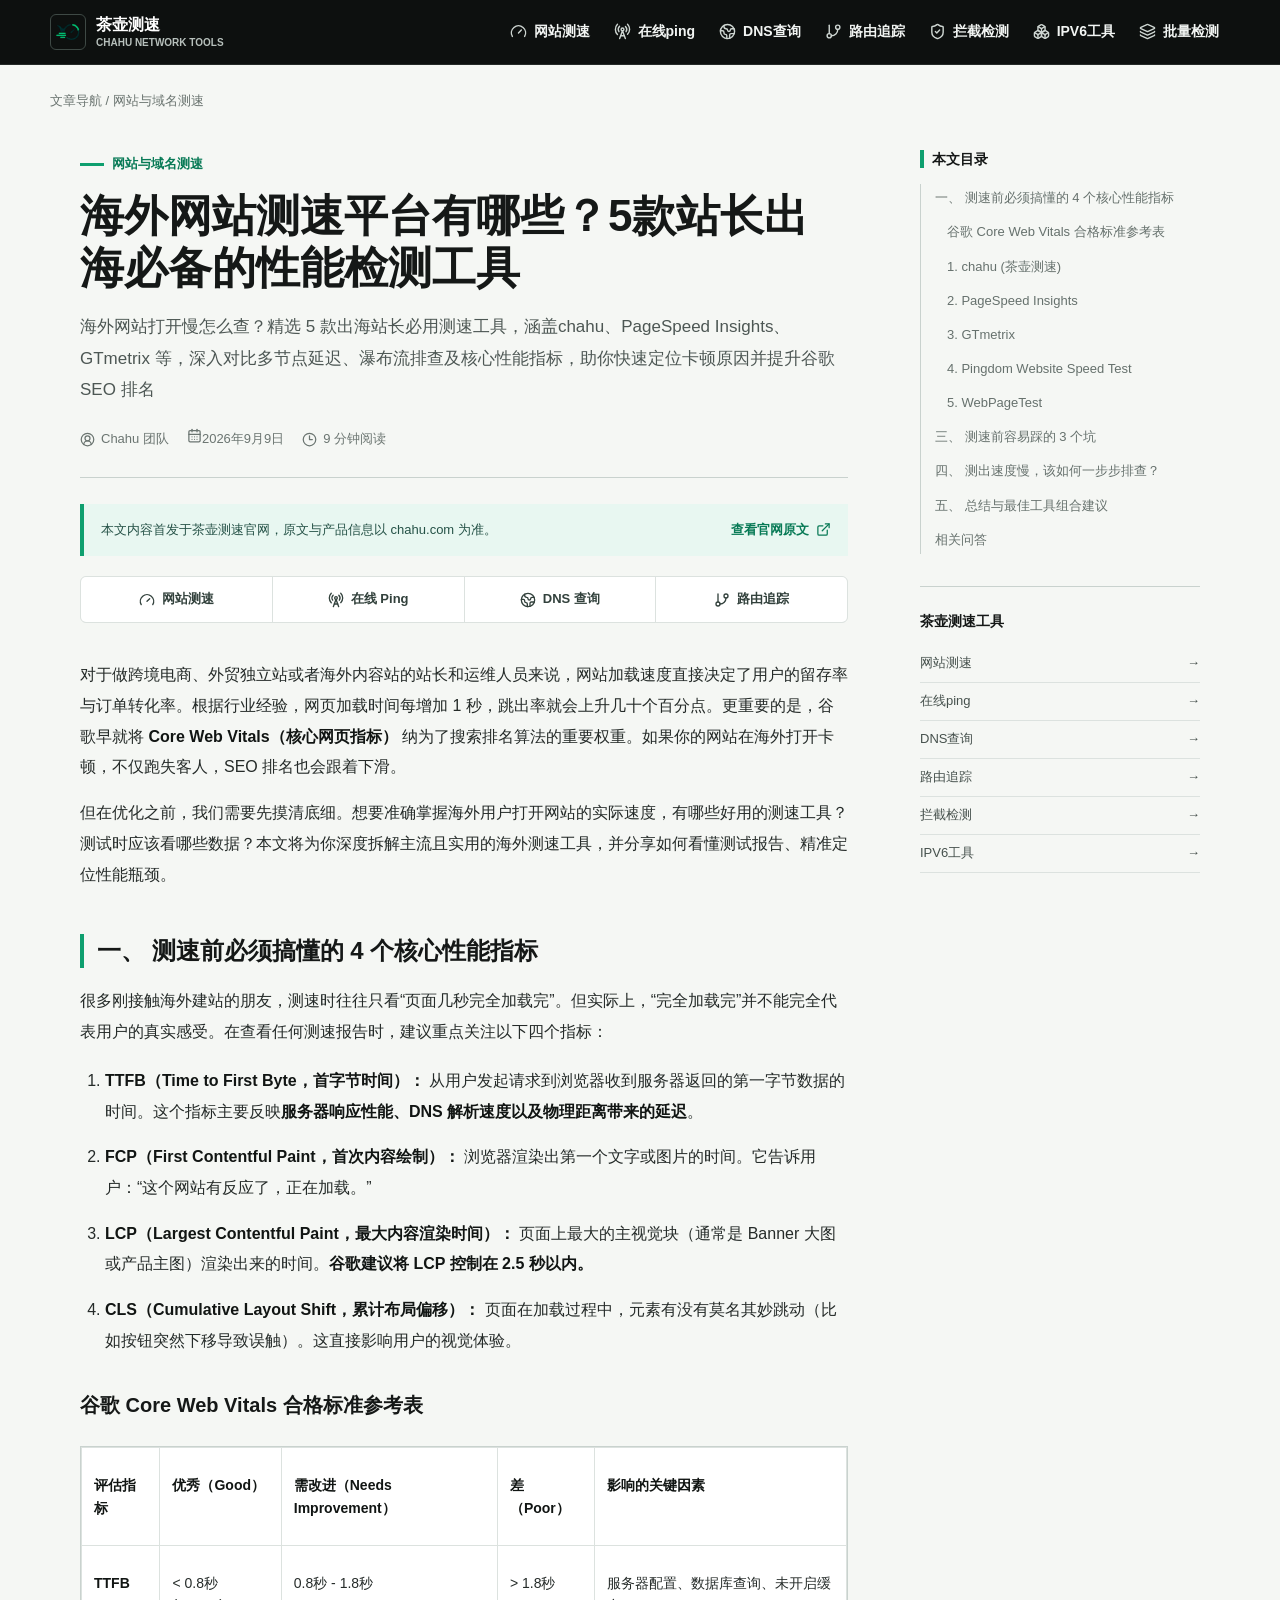
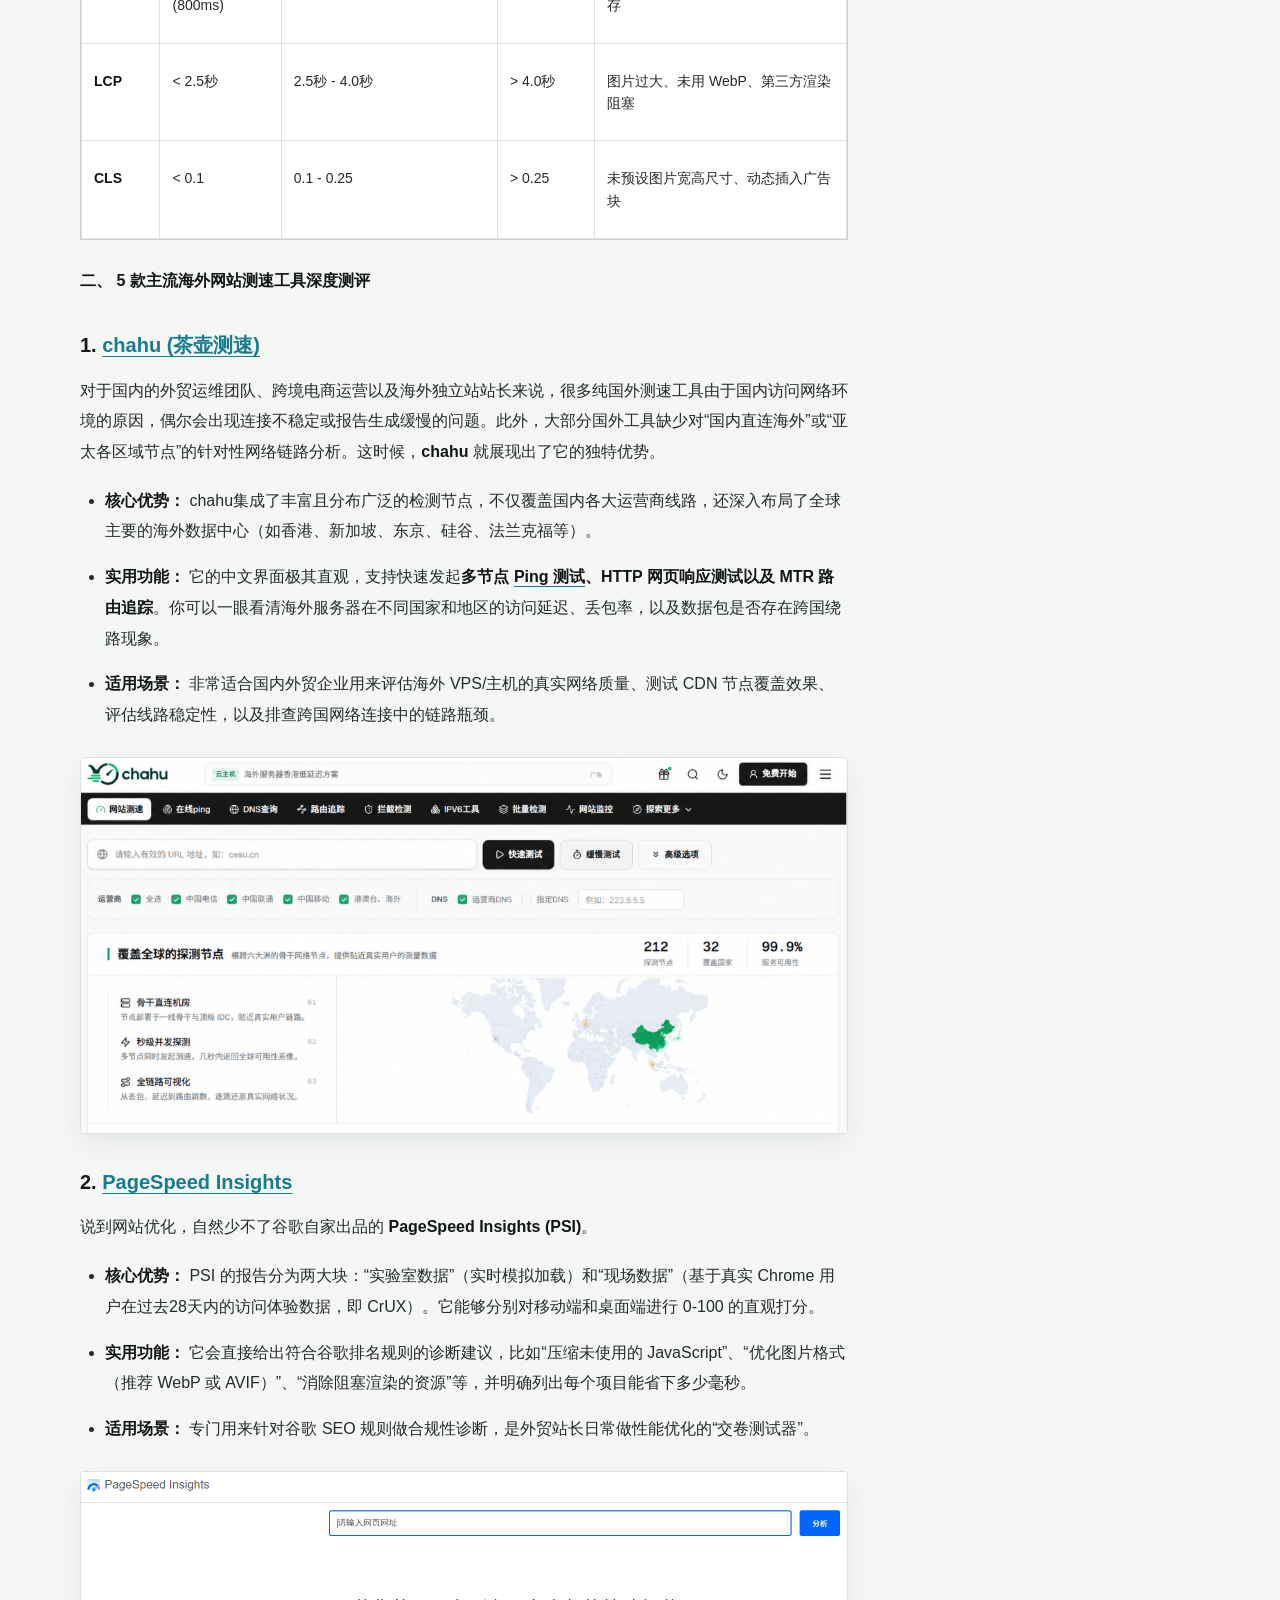
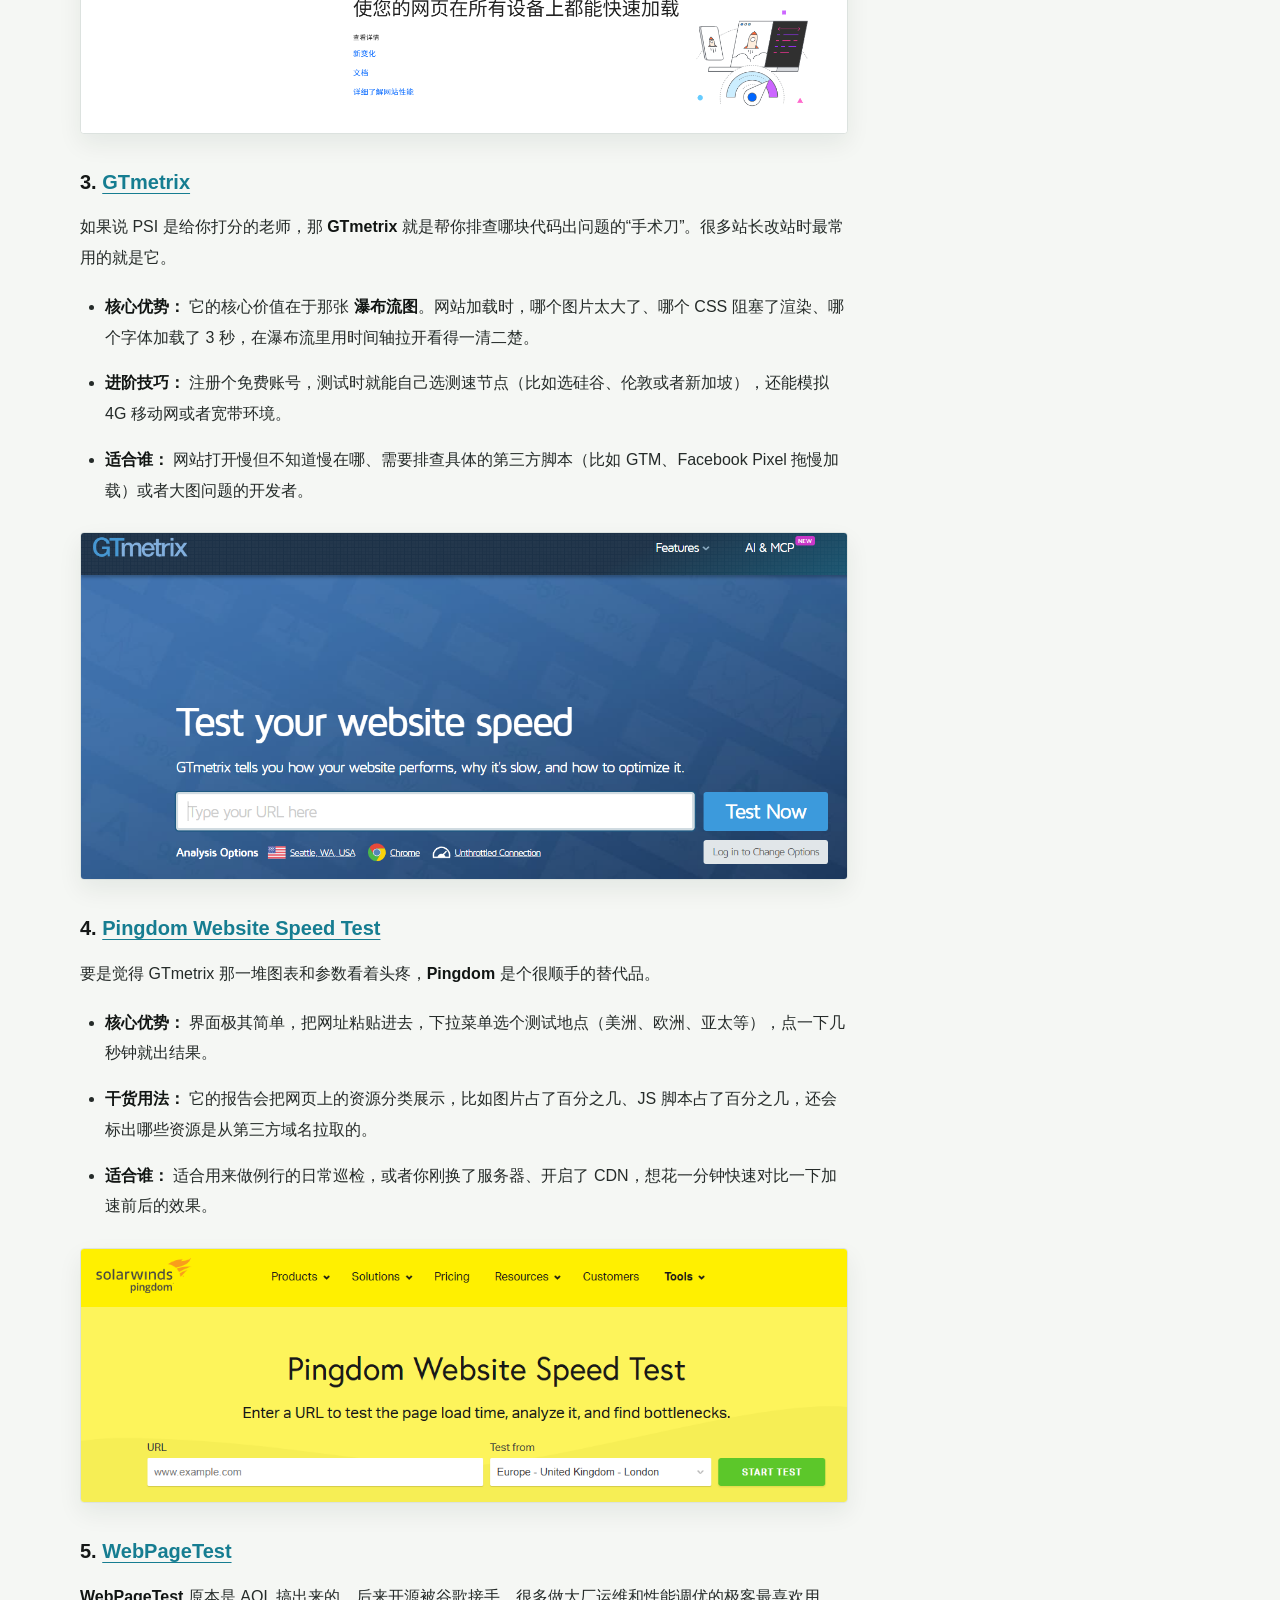
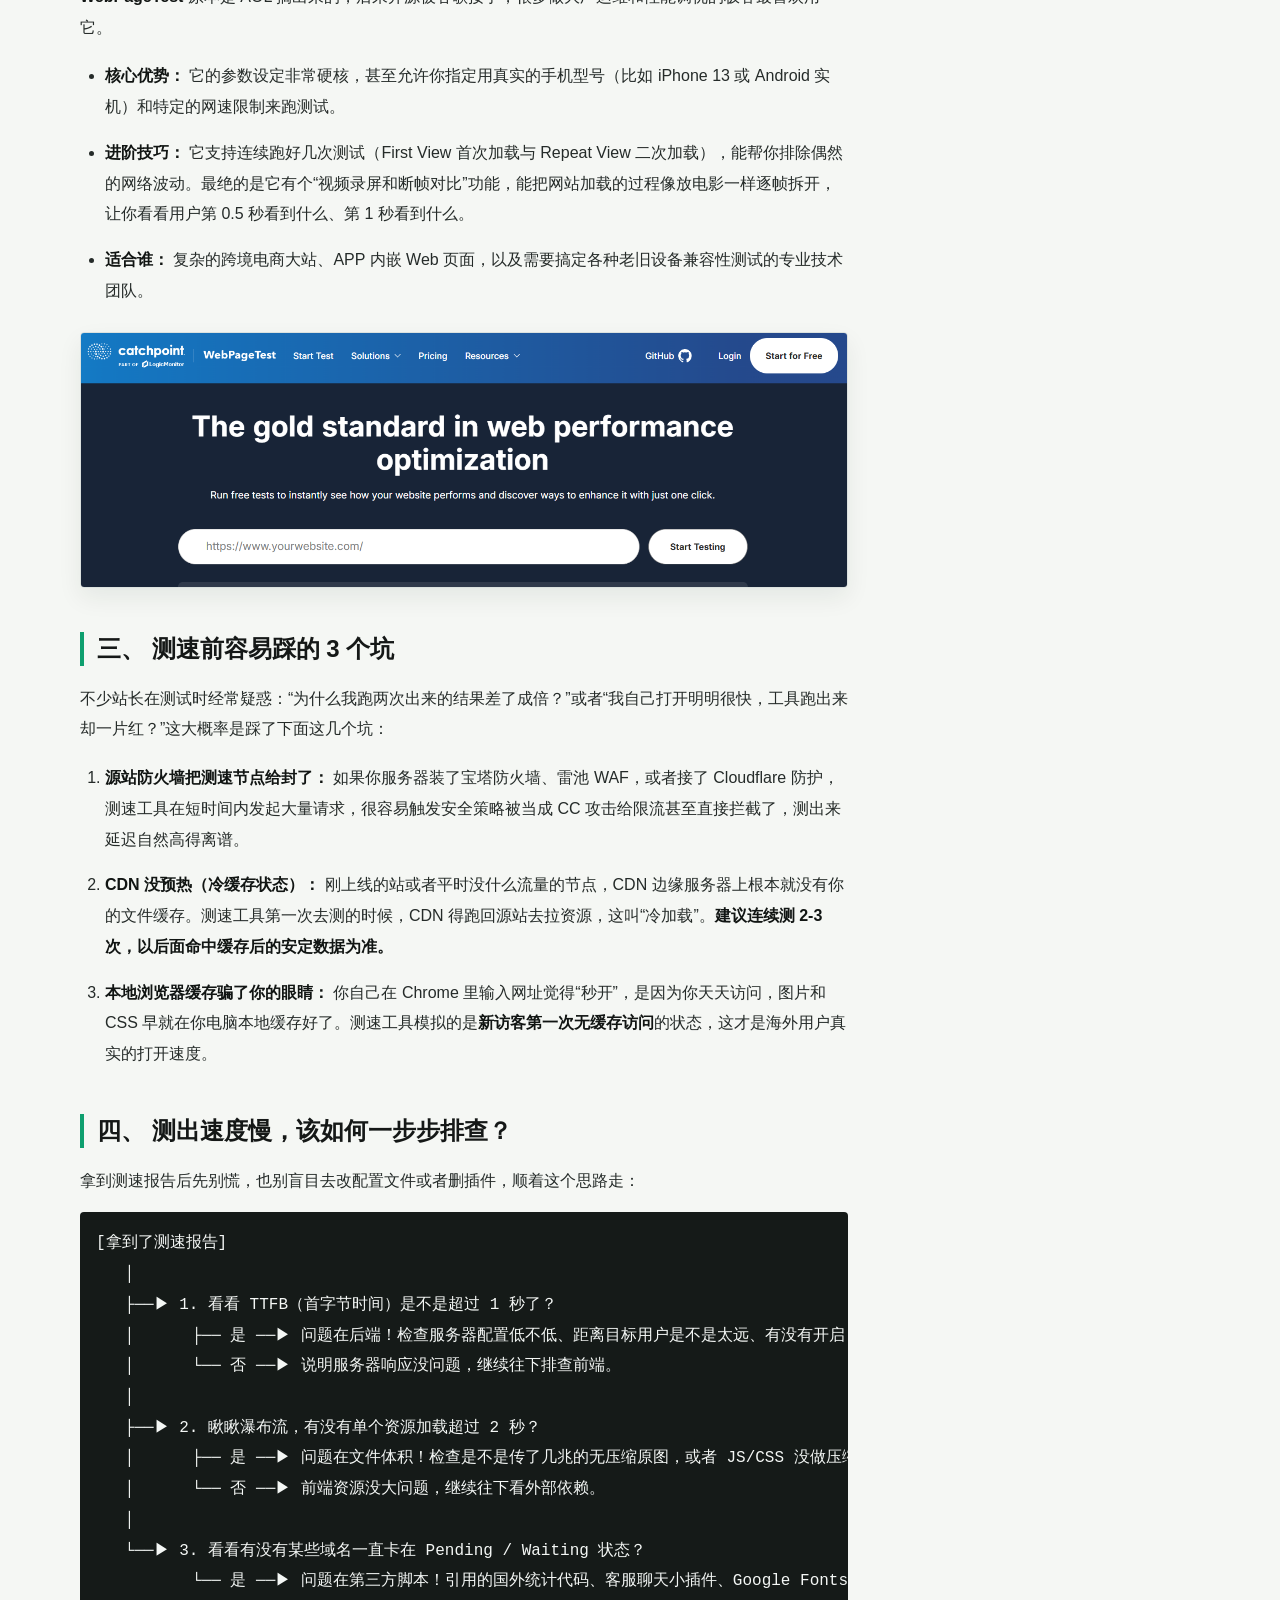
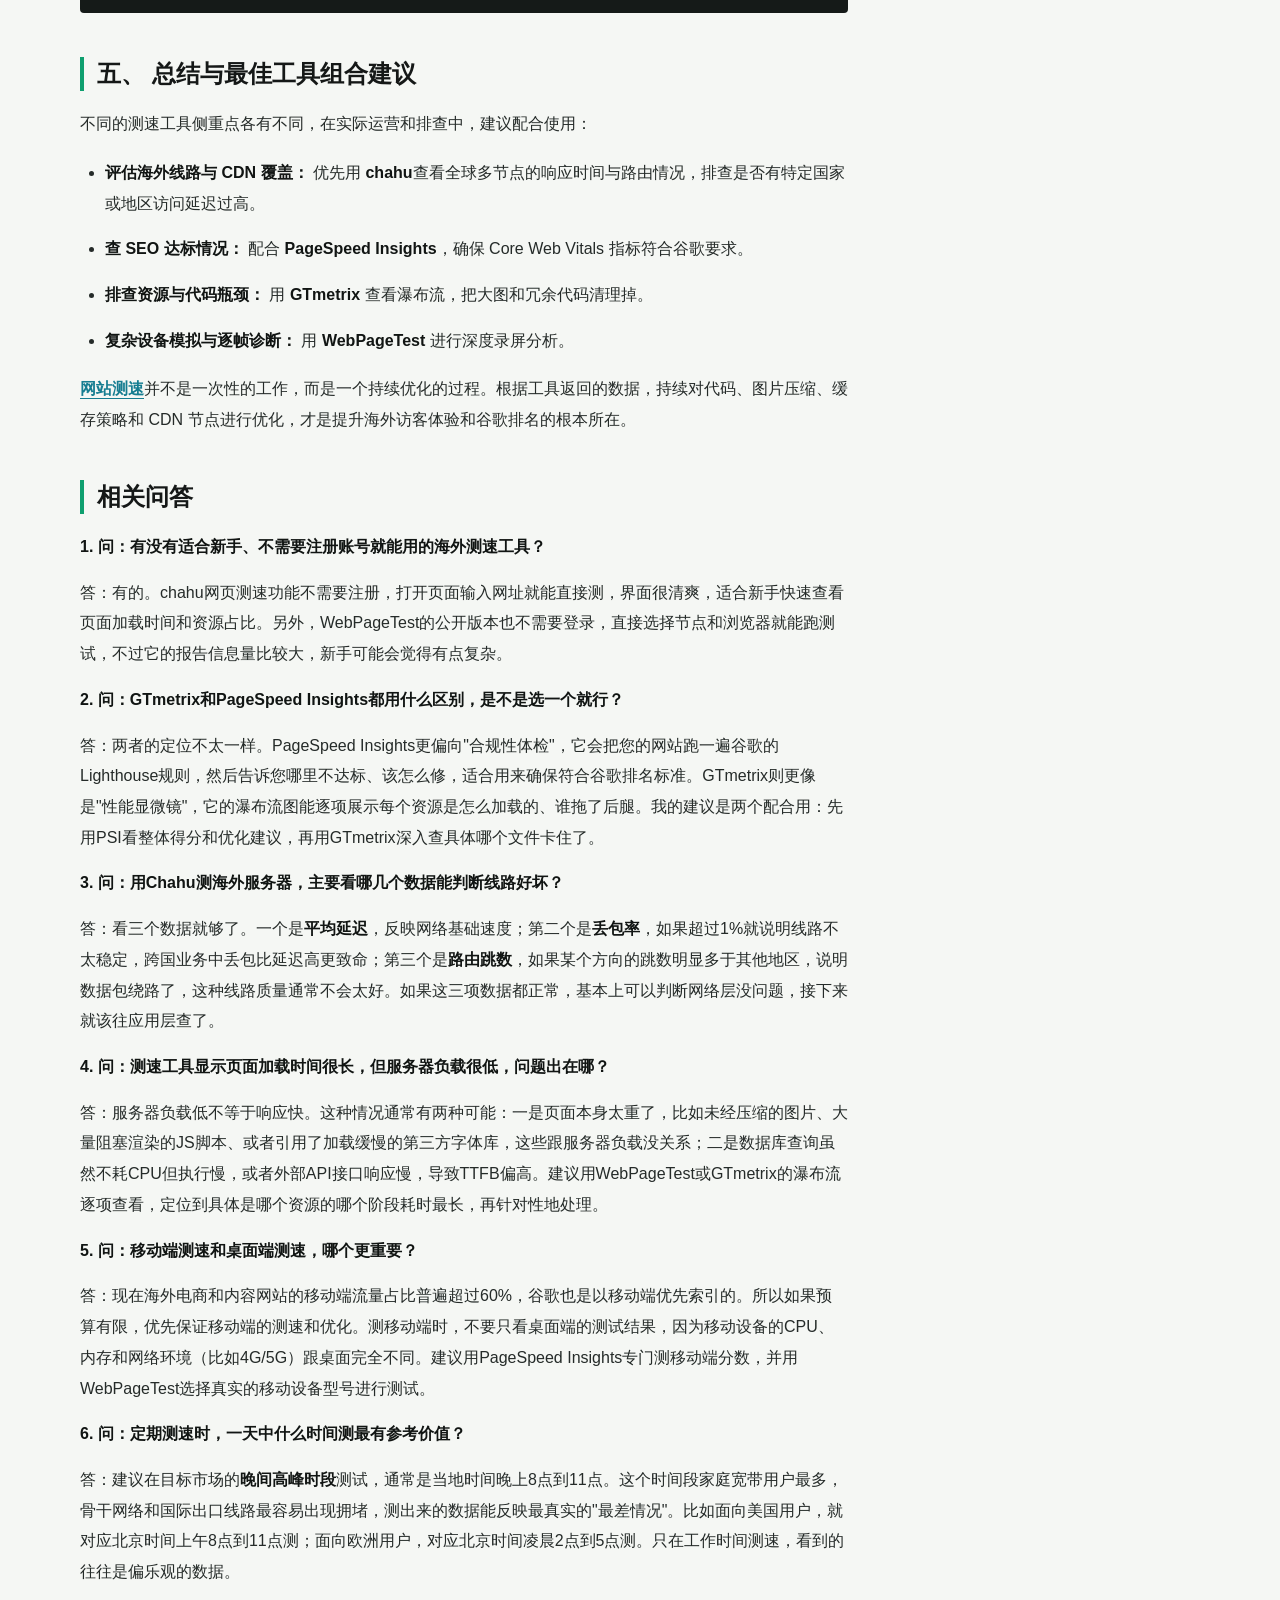
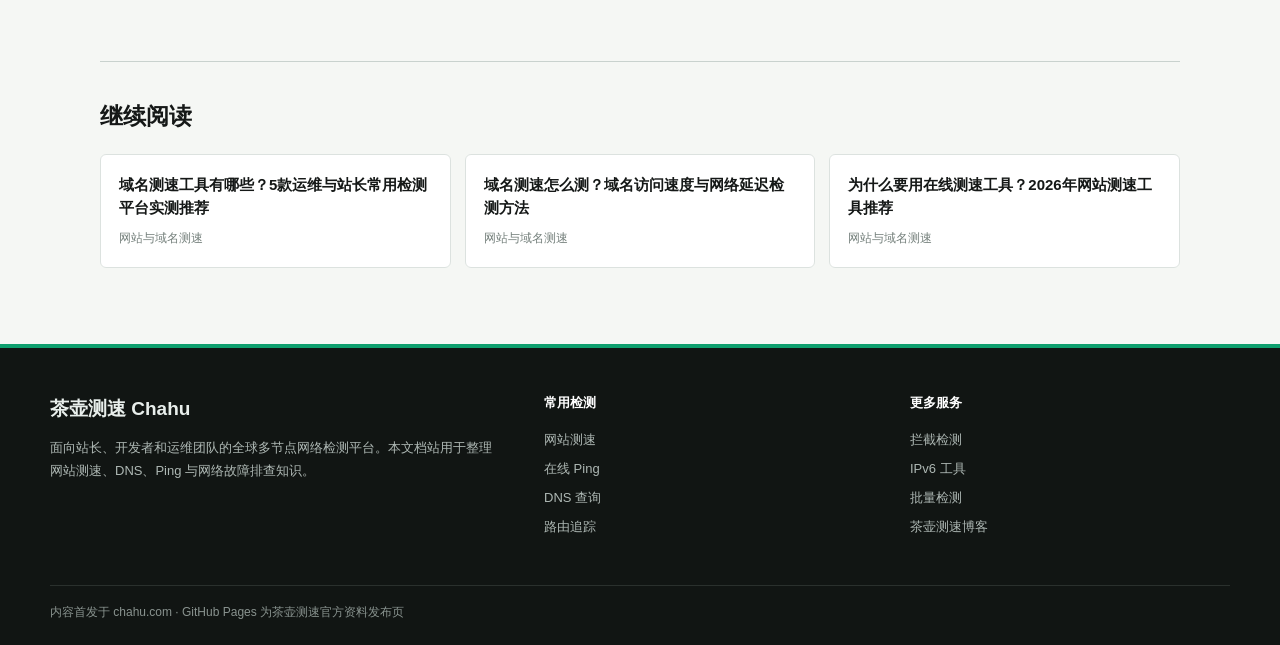
<file: overseas-speed-test-tools.html>
<!doctype html>
<html lang="zh-CN">
<head>
  <meta charset="utf-8">
  <meta name="viewport" content="width=device-width, initial-scale=1">
  <title>海外网站测速平台有哪些？5款站长出海必备的性能检测工具 | 茶壶测速</title>
  <meta name="description" content="海外网站打开慢怎么查？精选 5 款出海站长必用测速工具，涵盖chahu、PageSpeed Insights、GTmetrix 等，深入对比多节点延迟、瀑布流排查及核心性能指标，助你快速定位卡顿原因并提升谷歌 SEO 排名">
  <meta name="robots" content="index,follow,max-image-preview:large">
  <meta name="author" content="Chahu 团队">
  <meta name="theme-color" content="#0d100f">
  <link rel="canonical" href="https://www.chahu.com/blog/overseas-speed-test-tools">
  <link rel="icon" href="assets/chahu-icon.png" type="image/png">
  <link rel="apple-touch-icon" href="assets/chahu-icon.png">
  <meta property="og:locale" content="zh_CN">
  <meta property="og:type" content="article">
  <meta property="og:site_name" content="茶壶测速 Chahu">
  <meta property="og:title" content="海外网站测速平台有哪些？5款站长出海必备的性能检测工具 | 茶壶测速">
  <meta property="og:description" content="海外网站打开慢怎么查？精选 5 款出海站长必用测速工具，涵盖chahu、PageSpeed Insights、GTmetrix 等，深入对比多节点延迟、瀑布流排查及核心性能指标，助你快速定位卡顿原因并提升谷歌 SEO 排名">
  <meta property="og:url" content="https://chahucesu.github.io/chahu.com/overseas-speed-test-tools.html">
  <meta property="og:image" content="https://www.chahu.com/og/chahu-network-testing-v2.png">
  <meta name="twitter:card" content="summary_large_image">
  <meta name="twitter:title" content="海外网站测速平台有哪些？5款站长出海必备的性能检测工具 | 茶壶测速">
  <meta name="twitter:description" content="海外网站打开慢怎么查？精选 5 款出海站长必用测速工具，涵盖chahu、PageSpeed Insights、GTmetrix 等，深入对比多节点延迟、瀑布流排查及核心性能指标，助你快速定位卡顿原因并提升谷歌 SEO 排名">
  <meta name="twitter:image" content="https://www.chahu.com/og/chahu-network-testing-v2.png">
  <link rel="stylesheet" href="assets/styles.css">
  <script type="application/ld+json">{"@context":"https://schema.org","@type":"Article","headline":"海外网站测速平台有哪些？5款站长出海必备的性能检测工具","description":"海外网站打开慢怎么查？精选 5 款出海站长必用测速工具，涵盖chahu、PageSpeed Insights、GTmetrix 等，深入对比多节点延迟、瀑布流排查及核心性能指标，助你快速定位卡顿原因并提升谷歌 SEO 排名","datePublished":"2026-09-09T00:00:00.000Z","dateModified":"2026-09-09T06:17:27.000Z","mainEntityOfPage":"https://www.chahu.com/blog/overseas-speed-test-tools","image":"https://www.chahu.com/og/chahu-network-testing-v2.png","author":{"@type":"Organization","name":"Chahu 团队","url":"https://www.chahu.com/"},"publisher":{"@type":"Organization","name":"Chahu","url":"https://www.chahu.com/"}}</script>
</head>
<body>

<a class="skip-link" href="#main-content">跳到正文</a>
<div class="reading-progress" data-reading-progress aria-hidden="true"></div>
<header class="site-header">
  <div class="header-inner">
    <a class="brand" href="https://www.chahu.com/" aria-label="茶壶测速官网">
      <span class="brand-mark"><img src="assets/chahu-icon.png" width="32" height="32" alt=""></span>
      <span class="brand-name">茶壶测速<small>Chahu Network Tools</small></span>
    </a>
    <button class="nav-toggle" type="button" data-nav-toggle aria-label="打开菜单" aria-expanded="false"><svg class="lucide lucide-menu" xmlns="http://www.w3.org/2000/svg" width="24" height="24" viewBox="0 0 24 24" fill="none" stroke="currentColor" stroke-width="2" stroke-linecap="round" stroke-linejoin="round" aria-hidden="true"><line x1="4" x2="20" y1="12" y2="12"></line><line x1="4" x2="20" y1="6" y2="6"></line><line x1="4" x2="20" y1="18" y2="18"></line></svg></button>
    <nav class="main-nav" data-main-nav aria-label="茶壶测速工具导航"><a href="https://www.chahu.com/"><svg class="lucide lucide-gauge" xmlns="http://www.w3.org/2000/svg" width="24" height="24" viewBox="0 0 24 24" fill="none" stroke="currentColor" stroke-width="2" stroke-linecap="round" stroke-linejoin="round" aria-hidden="true"><path d="m12 14 4-4"></path><path d="M3.34 19a10 10 0 1 1 17.32 0"></path></svg><span>网站测速</span></a><a href="https://www.chahu.com/ping"><svg class="lucide lucide-radio-tower" xmlns="http://www.w3.org/2000/svg" width="24" height="24" viewBox="0 0 24 24" fill="none" stroke="currentColor" stroke-width="2" stroke-linecap="round" stroke-linejoin="round" aria-hidden="true"><path d="M4.9 16.1C1 12.2 1 5.8 4.9 1.9"></path><path d="M7.8 4.7a6.14 6.14 0 0 0-.8 7.5"></path><circle cx="12" cy="9" r="2"></circle><path d="M16.2 4.8c2 2 2.26 5.11.8 7.47"></path><path d="M19.1 1.9a9.96 9.96 0 0 1 0 14.1"></path><path d="M9.5 18h5"></path><path d="m8 22 4-11 4 11"></path></svg><span>在线ping</span></a><a href="https://www.chahu.com/dns"><svg class="lucide lucide-globe-2" xmlns="http://www.w3.org/2000/svg" width="24" height="24" viewBox="0 0 24 24" fill="none" stroke="currentColor" stroke-width="2" stroke-linecap="round" stroke-linejoin="round" aria-hidden="true"><path d="M21.54 15H17a2 2 0 0 0-2 2v4.54"></path><path d="M7 3.34V5a3 3 0 0 0 3 3a2 2 0 0 1 2 2c0 1.1.9 2 2 2a2 2 0 0 0 2-2c0-1.1.9-2 2-2h3.17"></path><path d="M11 21.95V18a2 2 0 0 0-2-2a2 2 0 0 1-2-2v-1a2 2 0 0 0-2-2H2.05"></path><circle cx="12" cy="12" r="10"></circle></svg><span>DNS查询</span></a><a href="https://www.chahu.com/trace"><svg class="lucide lucide-git-branch" xmlns="http://www.w3.org/2000/svg" width="24" height="24" viewBox="0 0 24 24" fill="none" stroke="currentColor" stroke-width="2" stroke-linecap="round" stroke-linejoin="round" aria-hidden="true"><line x1="6" x2="6" y1="3" y2="15"></line><circle cx="18" cy="6" r="3"></circle><circle cx="6" cy="18" r="3"></circle><path d="M18 9a9 9 0 0 1-9 9"></path></svg><span>路由追踪</span></a><a href="https://www.chahu.com/block"><svg class="lucide lucide-shield-check" xmlns="http://www.w3.org/2000/svg" width="24" height="24" viewBox="0 0 24 24" fill="none" stroke="currentColor" stroke-width="2" stroke-linecap="round" stroke-linejoin="round" aria-hidden="true"><path d="M20 13c0 5-3.5 7.5-7.66 8.95a1 1 0 0 1-.67-.01C7.5 20.5 4 18 4 13V6a1 1 0 0 1 1-1c2 0 4.5-1.2 6.24-2.72a1.17 1.17 0 0 1 1.52 0C14.51 3.81 17 5 19 5a1 1 0 0 1 1 1z"></path><path d="m9 12 2 2 4-4"></path></svg><span>拦截检测</span></a><a href="https://www.chahu.com/ipv6"><svg class="lucide lucide-boxes" xmlns="http://www.w3.org/2000/svg" width="24" height="24" viewBox="0 0 24 24" fill="none" stroke="currentColor" stroke-width="2" stroke-linecap="round" stroke-linejoin="round" aria-hidden="true"><path d="M2.97 12.92A2 2 0 0 0 2 14.63v3.24a2 2 0 0 0 .97 1.71l3 1.8a2 2 0 0 0 2.06 0L12 19v-5.5l-5-3-4.03 2.42Z"></path><path d="m7 16.5-4.74-2.85"></path><path d="m7 16.5 5-3"></path><path d="M7 16.5v5.17"></path><path d="M12 13.5V19l3.97 2.38a2 2 0 0 0 2.06 0l3-1.8a2 2 0 0 0 .97-1.71v-3.24a2 2 0 0 0-.97-1.71L17 10.5l-5 3Z"></path><path d="m17 16.5-5-3"></path><path d="m17 16.5 4.74-2.85"></path><path d="M17 16.5v5.17"></path><path d="M7.97 4.42A2 2 0 0 0 7 6.13v4.37l5 3 5-3V6.13a2 2 0 0 0-.97-1.71l-3-1.8a2 2 0 0 0-2.06 0l-3 1.8Z"></path><path d="M12 8 7.26 5.15"></path><path d="m12 8 4.74-2.85"></path><path d="M12 13.5V8"></path></svg><span>IPV6工具</span></a><a href="https://www.chahu.com/batch"><svg class="lucide lucide-layers-3" xmlns="http://www.w3.org/2000/svg" width="24" height="24" viewBox="0 0 24 24" fill="none" stroke="currentColor" stroke-width="2" stroke-linecap="round" stroke-linejoin="round" aria-hidden="true"><path d="M12.83 2.18a2 2 0 0 0-1.66 0L2.6 6.08a1 1 0 0 0 0 1.83l8.58 3.91a2 2 0 0 0 1.66 0l8.58-3.9a1 1 0 0 0 0-1.83z"></path><path d="M2 12a1 1 0 0 0 .58.91l8.6 3.91a2 2 0 0 0 1.65 0l8.58-3.9A1 1 0 0 0 22 12"></path><path d="M2 17a1 1 0 0 0 .58.91l8.6 3.91a2 2 0 0 0 1.65 0l8.58-3.9A1 1 0 0 0 22 17"></path></svg><span>批量检测</span></a></nav>
  </div>
</header>
<nav class="breadcrumb" aria-label="面包屑"><a href="index.html">文章导航</a> / <span>网站与域名测速</span></nav>
<main id="main-content" class="article-layout">
  <article class="article-main">
    <header class="article-header">
      <p class="eyebrow">网站与域名测速</p>
      <h1>海外网站测速平台有哪些？5款站长出海必备的性能检测工具</h1>
      <p class="article-lead">海外网站打开慢怎么查？精选 5 款出海站长必用测速工具，涵盖chahu、PageSpeed Insights、GTmetrix 等，深入对比多节点延迟、瀑布流排查及核心性能指标，助你快速定位卡顿原因并提升谷歌 SEO 排名</p>
      <div class="article-meta">
        <span><svg class="lucide lucide-circle-user-round" xmlns="http://www.w3.org/2000/svg" width="24" height="24" viewBox="0 0 24 24" fill="none" stroke="currentColor" stroke-width="2" stroke-linecap="round" stroke-linejoin="round" aria-hidden="true"><path d="M18 20a6 6 0 0 0-12 0"></path><circle cx="12" cy="10" r="4"></circle><circle cx="12" cy="12" r="10"></circle></svg>Chahu 团队</span>
        <time datetime="2026-09-09"><svg class="lucide lucide-calendar-days" xmlns="http://www.w3.org/2000/svg" width="24" height="24" viewBox="0 0 24 24" fill="none" stroke="currentColor" stroke-width="2" stroke-linecap="round" stroke-linejoin="round" aria-hidden="true"><path d="M8 2v4"></path><path d="M16 2v4"></path><rect width="18" height="18" x="3" y="4" rx="2"></rect><path d="M3 10h18"></path><path d="M8 14h.01"></path><path d="M12 14h.01"></path><path d="M16 14h.01"></path><path d="M8 18h.01"></path><path d="M12 18h.01"></path><path d="M16 18h.01"></path></svg>2026年9月9日</time>
        <span><svg class="lucide lucide-clock-3" xmlns="http://www.w3.org/2000/svg" width="24" height="24" viewBox="0 0 24 24" fill="none" stroke="currentColor" stroke-width="2" stroke-linecap="round" stroke-linejoin="round" aria-hidden="true"><circle cx="12" cy="12" r="10"></circle><polyline points="12 6 12 12 16.5 12"></polyline></svg>9 分钟阅读</span>
      </div>
    </header>
    <div class="source-strip">
      <p>本文内容首发于茶壶测速官网，原文与产品信息以 chahu.com 为准。</p>
      <a href="https://www.chahu.com/blog/overseas-speed-test-tools">查看官网原文<svg class="lucide lucide-external-link" xmlns="http://www.w3.org/2000/svg" width="24" height="24" viewBox="0 0 24 24" fill="none" stroke="currentColor" stroke-width="2" stroke-linecap="round" stroke-linejoin="round" aria-hidden="true"><path d="M15 3h6v6"></path><path d="M10 14 21 3"></path><path d="M18 13v6a2 2 0 0 1-2 2H5a2 2 0 0 1-2-2V8a2 2 0 0 1 2-2h6"></path></svg></a>
    </div>
    <nav class="article-tool-links" aria-label="常用网络检测工具"><a href="https://www.chahu.com/"><svg class="lucide lucide-gauge" xmlns="http://www.w3.org/2000/svg" width="24" height="24" viewBox="0 0 24 24" fill="none" stroke="currentColor" stroke-width="2" stroke-linecap="round" stroke-linejoin="round" aria-hidden="true"><path d="m12 14 4-4"></path><path d="M3.34 19a10 10 0 1 1 17.32 0"></path></svg><span>网站测速</span></a><a href="https://www.chahu.com/ping"><svg class="lucide lucide-radio-tower" xmlns="http://www.w3.org/2000/svg" width="24" height="24" viewBox="0 0 24 24" fill="none" stroke="currentColor" stroke-width="2" stroke-linecap="round" stroke-linejoin="round" aria-hidden="true"><path d="M4.9 16.1C1 12.2 1 5.8 4.9 1.9"></path><path d="M7.8 4.7a6.14 6.14 0 0 0-.8 7.5"></path><circle cx="12" cy="9" r="2"></circle><path d="M16.2 4.8c2 2 2.26 5.11.8 7.47"></path><path d="M19.1 1.9a9.96 9.96 0 0 1 0 14.1"></path><path d="M9.5 18h5"></path><path d="m8 22 4-11 4 11"></path></svg><span>在线 Ping</span></a><a href="https://www.chahu.com/dns"><svg class="lucide lucide-globe-2" xmlns="http://www.w3.org/2000/svg" width="24" height="24" viewBox="0 0 24 24" fill="none" stroke="currentColor" stroke-width="2" stroke-linecap="round" stroke-linejoin="round" aria-hidden="true"><path d="M21.54 15H17a2 2 0 0 0-2 2v4.54"></path><path d="M7 3.34V5a3 3 0 0 0 3 3a2 2 0 0 1 2 2c0 1.1.9 2 2 2a2 2 0 0 0 2-2c0-1.1.9-2 2-2h3.17"></path><path d="M11 21.95V18a2 2 0 0 0-2-2a2 2 0 0 1-2-2v-1a2 2 0 0 0-2-2H2.05"></path><circle cx="12" cy="12" r="10"></circle></svg><span>DNS 查询</span></a><a href="https://www.chahu.com/trace"><svg class="lucide lucide-git-branch" xmlns="http://www.w3.org/2000/svg" width="24" height="24" viewBox="0 0 24 24" fill="none" stroke="currentColor" stroke-width="2" stroke-linecap="round" stroke-linejoin="round" aria-hidden="true"><line x1="6" x2="6" y1="3" y2="15"></line><circle cx="18" cy="6" r="3"></circle><circle cx="6" cy="18" r="3"></circle><path d="M18 9a9 9 0 0 1-9 9"></path></svg><span>路由追踪</span></a></nav>
    <div class="article-body"><p>对于做跨境电商、外贸独立站或者海外内容站的站长和运维人员来说，网站加载速度直接决定了用户的留存率与订单转化率。根据行业经验，网页加载时间每增加 1 秒，跳出率就会上升几十个百分点。更重要的是，谷歌早就将 <strong>Core Web Vitals（核心网页指标）</strong> 纳为了搜索排名算法的重要权重。如果你的网站在海外打开卡顿，不仅跑失客人，SEO 排名也会跟着下滑。</p><p>但在优化之前，我们需要先摸清底细。想要准确掌握海外用户打开网站的实际速度，有哪些好用的测速工具？测试时应该看哪些数据？本文将为你深度拆解主流且实用的海外测速工具，并分享如何看懂测试报告、精准定位性能瓶颈。</p><h2 id="4">一、 测速前必须搞懂的 4 个核心性能指标</h2><p>很多刚接触海外建站的朋友，测速时往往只看“页面几秒完全加载完”。但实际上，“完全加载完”并不能完全代表用户的真实感受。在查看任何测速报告时，建议重点关注以下四个指标：</p><ol><li><p><strong>TTFB（Time to First Byte，首字节时间）：</strong> 从用户发起请求到浏览器收到服务器返回的第一字节数据的时间。这个指标主要反映<strong>服务器响应性能、DNS 解析速度以及物理距离带来的延迟</strong>。</p></li><li><p><strong>FCP（First Contentful Paint，首次内容绘制）：</strong> 浏览器渲染出第一个文字或图片的时间。它告诉用户：“这个网站有反应了，正在加载。”</p></li><li><p><strong>LCP（Largest Contentful Paint，最大内容渲染时间）：</strong> 页面上最大的主视觉块（通常是 Banner 大图或产品主图）渲染出来的时间。<strong>谷歌建议将 LCP 控制在 2.5 秒以内。</strong></p></li><li><p><strong>CLS（Cumulative Layout Shift，累计布局偏移）：</strong> 页面在加载过程中，元素有没有莫名其妙跳动（比如按钮突然下移导致误触）。这直接影响用户的视觉体验。</p></li></ol><h3 id="core-web-vitals">谷歌 Core Web Vitals 合格标准参考表</h3><div class="table-scroll"><table><tbody><tr><td colspan="1" rowspan="1"><p><strong>评估指标</strong></p></td><td colspan="1" rowspan="1"><p><strong>优秀（Good）</strong></p></td><td colspan="1" rowspan="1"><p><strong>需改进（Needs Improvement）</strong></p></td><td colspan="1" rowspan="1"><p><strong>差（Poor）</strong></p></td><td colspan="1" rowspan="1"><p><strong>影响的关键因素</strong></p></td></tr><tr><td colspan="1" rowspan="1"><p><strong>TTFB</strong></p></td><td colspan="1" rowspan="1"><p>&lt; 0.8秒 (800ms)</p></td><td colspan="1" rowspan="1"><p>0.8秒 - 1.8秒</p></td><td colspan="1" rowspan="1"><p>&gt; 1.8秒</p></td><td colspan="1" rowspan="1"><p>服务器配置、数据库查询、未开启缓存</p></td></tr><tr><td colspan="1" rowspan="1"><p><strong>LCP</strong></p></td><td colspan="1" rowspan="1"><p>&lt; 2.5秒</p></td><td colspan="1" rowspan="1"><p>2.5秒 - 4.0秒</p></td><td colspan="1" rowspan="1"><p>&gt; 4.0秒</p></td><td colspan="1" rowspan="1"><p>图片过大、未用 WebP、第三方渲染阻塞</p></td></tr><tr><td colspan="1" rowspan="1"><p><strong>CLS</strong></p></td><td colspan="1" rowspan="1"><p>&lt; 0.1</p></td><td colspan="1" rowspan="1"><p>0.1 - 0.25</p></td><td colspan="1" rowspan="1"><p>&gt; 0.25</p></td><td colspan="1" rowspan="1"><p>未预设图片宽高尺寸、动态插入广告块</p></td></tr></tbody></table></div><p><strong>二、 5 款主流海外网站测速工具深度测评</strong></p><h3 id="1-chahu">1. <a href="https://www.chahu.com/">chahu (茶壶测速)</a></h3><p>对于国内的外贸运维团队、跨境电商运营以及海外独立站站长来说，很多纯国外测速工具由于国内访问网络环境的原因，偶尔会出现连接不稳定或报告生成缓慢的问题。此外，大部分国外工具缺少对“国内直连海外”或“亚太各区域节点”的针对性网络链路分析。这时候，<strong>chahu</strong> 就展现出了它的独特优势。</p><ul><li><p><strong>核心优势：</strong> chahu集成了丰富且分布广泛的检测节点，不仅覆盖国内各大运营商线路，还深入布局了全球主要的海外数据中心（如香港、新加坡、东京、硅谷、法兰克福等）。</p></li><li><p><strong>实用功能：</strong> 它的中文界面极其直观，支持快速发起<strong>多节点 </strong><a href="https://www.chahu.com/ping"><strong>Ping 测试</strong></a><strong>、HTTP 网页响应测试以及 MTR 路由追踪</strong>。你可以一眼看清海外服务器在不同国家和地区的访问延迟、丢包率，以及数据包是否存在跨国绕路现象。</p></li><li><p><strong>适用场景：</strong> 非常适合国内外贸企业用来评估海外 VPS/主机的真实网络质量、测试 CDN 节点覆盖效果、评估线路稳定性，以及排查跨国网络连接中的链路瓶颈。</p></li></ul><img src="assets/articles/overseas-speed-test-tools/image-01.png" alt="ScreenShot_2026-09-09_140553_112.png" loading="lazy" decoding="async"><h3 id="2-pagespeed-insights">2. <a href="https://pagespeed.web.dev/">PageSpeed Insights</a></h3><p>说到网站优化，自然少不了谷歌自家出品的 <strong>PageSpeed Insights (PSI)</strong>。</p><ul><li><p><strong>核心优势：</strong> PSI 的报告分为两大块：“实验室数据”（实时模拟加载）和“现场数据”（基于真实 Chrome 用户在过去28天内的访问体验数据，即 CrUX）。它能够分别对移动端和桌面端进行 0-100 的直观打分。</p></li><li><p><strong>实用功能：</strong> 它会直接给出符合谷歌排名规则的诊断建议，比如“压缩未使用的 JavaScript”、“优化图片格式（推荐 WebP 或 AVIF）”、“消除阻塞渲染的资源”等，并明确列出每个项目能省下多少毫秒。</p></li><li><p><strong>适用场景：</strong> 专门用来针对谷歌 SEO 规则做合规性诊断，是外贸站长日常做性能优化的“交卷测试器”。</p></li></ul><img src="assets/articles/overseas-speed-test-tools/image-02.png" alt="ScreenShot_2026-09-09_140353_475.png" loading="lazy" decoding="async"><h3 id="3-gtmetrix">3. <a href="https://gtmetrix.com">GTmetrix</a></h3><p>如果说 PSI 是给你打分的老师，那 <strong>GTmetrix</strong> 就是帮你排查哪块代码出问题的“手术刀”。很多站长改站时最常用的就是它。</p><ul><li><p><strong>核心优势：</strong> 它的核心价值在于那张 <strong>瀑布流图</strong>。网站加载时，哪个图片太大了、哪个 CSS 阻塞了渲染、哪个字体加载了 3 秒，在瀑布流里用时间轴拉开看得一清二楚。</p></li><li><p><strong>进阶技巧：</strong> 注册个免费账号，测试时就能自己选测速节点（比如选硅谷、伦敦或者新加坡），还能模拟 4G 移动网或者宽带环境。</p></li><li><p><strong>适合谁：</strong> 网站打开慢但不知道慢在哪、需要排查具体的第三方脚本（比如 GTM、Facebook Pixel 拖慢加载）或者大图问题的开发者。</p></li></ul><img src="assets/articles/overseas-speed-test-tools/image-03.png" alt="ScreenShot_2026-09-09_140400_594.png" loading="lazy" decoding="async"><h3 id="4-pingdom-website-speed-test">4. <a href="https://tools.pingdom.com/">Pingdom Website Speed Test</a></h3><p>要是觉得 GTmetrix 那一堆图表和参数看着头疼，<strong>Pingdom</strong> 是个很顺手的替代品。</p><ul><li><p><strong>核心优势：</strong> 界面极其简单，把网址粘贴进去，下拉菜单选个测试地点（美洲、欧洲、亚太等），点一下几秒钟就出结果。</p></li><li><p><strong>干货用法：</strong> 它的报告会把网页上的资源分类展示，比如图片占了百分之几、JS 脚本占了百分之几，还会标出哪些资源是从第三方域名拉取的。</p></li><li><p><strong>适合谁：</strong> 适合用来做例行的日常巡检，或者你刚换了服务器、开启了 CDN，想花一分钟快速对比一下加速前后的效果。​</p></li></ul><img src="assets/articles/overseas-speed-test-tools/image-04.png" alt="ScreenShot_2026-09-09_140406_982.png" loading="lazy" decoding="async"><h3 id="5-webpagetest">5. <a href="https://www.webpagetest.org">WebPageTest</a></h3><p><strong>WebPageTest</strong> 原本是 AOL 搞出来的，后来开源被谷歌接手，很多做大厂运维和性能调优的极客最喜欢用它。</p><ul><li><p><strong>核心优势：</strong> 它的参数设定非常硬核，甚至允许你指定用真实的手机型号（比如 iPhone 13 或 Android 实机）和特定的网速限制来跑测试。</p></li><li><p><strong>进阶技巧：</strong> 它支持连续跑好几次测试（First View 首次加载与 Repeat View 二次加载），能帮你排除偶然的网络波动。最绝的是它有个“视频录屏和断帧对比”功能，能把网站加载的过程像放电影一样逐帧拆开，让你看看用户第 0.5 秒看到什么、第 1 秒看到什么。</p></li><li><p><strong>适合谁：</strong> 复杂的跨境电商大站、APP 内嵌 Web 页面，以及需要搞定各种老旧设备兼容性测试的专业技术团队。</p></li></ul><img src="assets/articles/overseas-speed-test-tools/image-05.png" alt="ScreenShot_2026-09-09_140414_153.png" loading="lazy" decoding="async"><h2 id="3">三、 测速前容易踩的 3 个坑</h2><p>不少站长在测试时经常疑惑：“为什么我跑两次出来的结果差了成倍？”或者“我自己打开明明很快，工具跑出来却一片红？”这大概率是踩了下面这几个坑：</p><ol><li><p><strong>源站防火墙把测速节点给封了：</strong> 如果你服务器装了宝塔防火墙、雷池 WAF，或者接了 Cloudflare 防护，测速工具在短时间内发起大量请求，很容易触发安全策略被当成 CC 攻击给限流甚至直接拦截了，测出来延迟自然高得离谱。</p></li><li><p><strong>CDN 没预热（冷缓存状态）：</strong> 刚上线的站或者平时没什么流量的节点，CDN 边缘服务器上根本就没有你的文件缓存。测速工具第一次去测的时候，CDN 得跑回源站去拉资源，这叫“冷加载”。<strong>建议连续测 2-3 次，以后面命中缓存后的安定数据为准。</strong></p></li><li><p><strong>本地浏览器缓存骗了你的眼睛：</strong> 你自己在 Chrome 里输入网址觉得“秒开”，是因为你天天访问，图片和 CSS 早就在你电脑本地缓存好了。测速工具模拟的是<strong>新访客第一次无缓存访问</strong>的状态，这才是海外用户真实的打开速度。</p></li></ol><h2 id="section-9">四、 测出速度慢，该如何一步步排查？</h2><p>拿到测速报告后先别慌，也别盲目去改配置文件或者删插件，顺着这个思路走：</p><pre><code>[拿到了测速报告]
   │
   ├──▶ 1. 看看 TTFB（首字节时间）是不是超过 1 秒了？
   │      ├── 是 ──▶ 问题在后端！检查服务器配置低不低、距离目标用户是不是太远、有没有开启 Redis/Memcached 对象缓存。
   │      └── 否 ──▶ 说明服务器响应没问题，继续往下排查前端。
   │
   ├──▶ 2. 瞅瞅瀑布流，有没有单个资源加载超过 2 秒？
   │      ├── 是 ──▶ 问题在文件体积！检查是不是传了几兆的无压缩原图，或者 JS/CSS 没做压缩合并。
   │      └── 否 ──▶ 前端资源没大问题，继续往下看外部依赖。
   │
   └──▶ 3. 看看有没有某些域名一直卡在 Pending / Waiting 状态？
          └── 是 ──▶ 问题在第三方脚本！引用的国外统计代码、客服聊天小插件、Google Fonts 字体在某些国家节点被堵住或者响应慢了，考虑加 defer 异步加载或者本地化。</code></pre><h2 id="section-10">五、 总结与最佳工具组合建议</h2><p>不同的测速工具侧重点各有不同，在实际运营和排查中，建议配合使用：</p><ul><li><p><strong>评估海外线路与 CDN 覆盖：</strong> 优先用 <strong>chahu</strong>查看全球多节点的响应时间与路由情况，排查是否有特定国家或地区访问延迟过高。</p></li><li><p><strong>查 SEO 达标情况：</strong> 配合 <strong>PageSpeed Insights</strong>，确保 Core Web Vitals 指标符合谷歌要求。</p></li><li><p><strong>排查资源与代码瓶颈：</strong> 用 <strong>GTmetrix</strong> 查看瀑布流，把大图和冗余代码清理掉。</p></li><li><p><strong>复杂设备模拟与逐帧诊断：</strong> 用 <strong>WebPageTest</strong> 进行深度录屏分析。</p></li></ul><p><a href="https://www.chahu.com/">网站测速</a>并不是一次性的工作，而是一个持续优化的过程。根据工具返回的数据，持续对代码、图片压缩、缓存策略和 CDN 节点进行优化，才是提升海外访客体验和谷歌排名的根本所在。</p><h2 id="section-11">相关问答</h2><p><strong>1. 问：有没有适合新手、不需要注册账号就能用的海外测速工具？</strong></p><p>答：有的。chahu网页测速功能不需要注册，打开页面输入网址就能直接测，界面很清爽，适合新手快速查看页面加载时间和资源占比。另外，WebPageTest的公开版本也不需要登录，直接选择节点和浏览器就能跑测试，不过它的报告信息量比较大，新手可能会觉得有点复杂。</p><p><strong>2. 问：GTmetrix和PageSpeed Insights都用什么区别，是不是选一个就行？</strong></p><p>答：两者的定位不太一样。PageSpeed Insights更偏向"合规性体检"，它会把您的网站跑一遍谷歌的Lighthouse规则，然后告诉您哪里不达标、该怎么修，适合用来确保符合谷歌排名标准。GTmetrix则更像是"性能显微镜"，它的瀑布流图能逐项展示每个资源是怎么加载的、谁拖了后腿。我的建议是两个配合用：先用PSI看整体得分和优化建议，再用GTmetrix深入查具体哪个文件卡住了。</p><p><strong>3. 问：用Chahu测海外服务器，主要看哪几个数据能判断线路好坏？</strong></p><p>答：看三个数据就够了。一个是<strong>平均延迟</strong>，反映网络基础速度；第二个是<strong>丢包率</strong>，如果超过1%就说明线路不太稳定，跨国业务中丢包比延迟高更致命；第三个是<strong>路由跳数</strong>，如果某个方向的跳数明显多于其他地区，说明数据包绕路了，这种线路质量通常不会太好。如果这三项数据都正常，基本上可以判断网络层没问题，接下来就该往应用层查了。</p><p><strong>4. 问：测速工具显示页面加载时间很长，但服务器负载很低，问题出在哪？</strong></p><p>答：服务器负载低不等于响应快。这种情况通常有两种可能：一是页面本身太重了，比如未经压缩的图片、大量阻塞渲染的JS脚本、或者引用了加载缓慢的第三方字体库，这些跟服务器负载没关系；二是数据库查询虽然不耗CPU但执行慢，或者外部API接口响应慢，导致TTFB偏高。建议用WebPageTest或GTmetrix的瀑布流逐项查看，定位到具体是哪个资源的哪个阶段耗时最长，再针对性地处理。</p><p><strong>5. 问：移动端测速和桌面端测速，哪个更重要？</strong></p><p>答：现在海外电商和内容网站的移动端流量占比普遍超过60%，谷歌也是以移动端优先索引的。所以如果预算有限，优先保证移动端的测速和优化。测移动端时，不要只看桌面端的测试结果，因为移动设备的CPU、内存和网络环境（比如4G/5G）跟桌面完全不同。建议用PageSpeed Insights专门测移动端分数，并用WebPageTest选择真实的移动设备型号进行测试。</p><p><strong>6. 问：定期测速时，一天中什么时间测最有参考价值？</strong></p><p>答：建议在目标市场的<strong>晚间高峰时段</strong>测试，通常是当地时间晚上8点到11点。这个时间段家庭宽带用户最多，骨干网络和国际出口线路最容易出现拥堵，测出来的数据能反映最真实的"最差情况"。比如面向美国用户，就对应北京时间上午8点到11点测；面向欧洲用户，对应北京时间凌晨2点到5点测。只在工作时间测速，看到的往往是偏乐观的数据。</p></div>
  </article>
  <aside class="article-aside">
    <h2 class="toc-title">本文目录</h2>
    <ol class="toc"><li><a href="#4" data-level="2">一、 测速前必须搞懂的 4 个核心性能指标</a></li><li><a href="#core-web-vitals" data-level="3">谷歌 Core Web Vitals 合格标准参考表</a></li><li><a href="#1-chahu" data-level="3">1. chahu (茶壶测速)</a></li><li><a href="#2-pagespeed-insights" data-level="3">2. PageSpeed Insights</a></li><li><a href="#3-gtmetrix" data-level="3">3. GTmetrix</a></li><li><a href="#4-pingdom-website-speed-test" data-level="3">4. Pingdom Website Speed Test</a></li><li><a href="#5-webpagetest" data-level="3">5. WebPageTest</a></li><li><a href="#3" data-level="2">三、 测速前容易踩的 3 个坑</a></li><li><a href="#section-9" data-level="2">四、 测出速度慢，该如何一步步排查？</a></li><li><a href="#section-10" data-level="2">五、 总结与最佳工具组合建议</a></li><li><a href="#section-11" data-level="2">相关问答</a></li></ol>
    <div class="aside-tools">
      <h2>茶壶测速工具</h2>
      <a href="https://www.chahu.com/"><span>网站测速</span><span>→</span></a><a href="https://www.chahu.com/ping"><span>在线ping</span><span>→</span></a><a href="https://www.chahu.com/dns"><span>DNS查询</span><span>→</span></a><a href="https://www.chahu.com/trace"><span>路由追踪</span><span>→</span></a><a href="https://www.chahu.com/block"><span>拦截检测</span><span>→</span></a><a href="https://www.chahu.com/ipv6"><span>IPV6工具</span><span>→</span></a>
    </div>
  </aside>
</main>
<section class="related">
  <h2>继续阅读</h2>
  <div class="related-grid"><a class="related-card" href="domain-speed-test-tools.html"><strong>域名测速工具有哪些？5款运维与站长常用检测平台实测推荐</strong><span>网站与域名测速</span></a><a class="related-card" href="domain-speed-latency-test.html"><strong>域名测速怎么测？域名访问速度与网络延迟检测方法</strong><span>网站与域名测速</span></a><a class="related-card" href="why-use-online-speed-test.html"><strong>为什么要用在线测速工具？2026年网站测速工具推荐</strong><span>网站与域名测速</span></a></div>
</section>

<footer class="site-footer">
  <div class="footer-inner">
    <div>
      <p class="footer-brand">茶壶测速 Chahu</p>
      <p class="footer-copy">面向站长、开发者和运维团队的全球多节点网络检测平台。本文档站用于整理网站测速、DNS、Ping 与网络故障排查知识。</p>
    </div>
    <div class="footer-group">
      <h2>常用检测</h2>
      <a href="https://www.chahu.com/">网站测速</a>
      <a href="https://www.chahu.com/ping">在线 Ping</a>
      <a href="https://www.chahu.com/dns">DNS 查询</a>
      <a href="https://www.chahu.com/trace">路由追踪</a>
    </div>
    <div class="footer-group">
      <h2>更多服务</h2>
      <a href="https://www.chahu.com/block">拦截检测</a>
      <a href="https://www.chahu.com/ipv6">IPv6 工具</a>
      <a href="https://www.chahu.com/batch">批量检测</a>
      <a href="https://www.chahu.com/blog">茶壶测速博客</a>
    </div>
  </div>
  <div class="footer-bottom">内容首发于 chahu.com · GitHub Pages 为茶壶测速官方资料发布页</div>
</footer>
<button class="back-top" type="button" data-back-top aria-label="返回顶部"><svg class="lucide lucide-arrow-up" xmlns="http://www.w3.org/2000/svg" width="24" height="24" viewBox="0 0 24 24" fill="none" stroke="currentColor" stroke-width="2" stroke-linecap="round" stroke-linejoin="round" aria-hidden="true"><path d="m5 12 7-7 7 7"></path><path d="M12 19V5"></path></svg></button>
<script defer src="assets/site.js"></script>
</body>
</html>
</file>
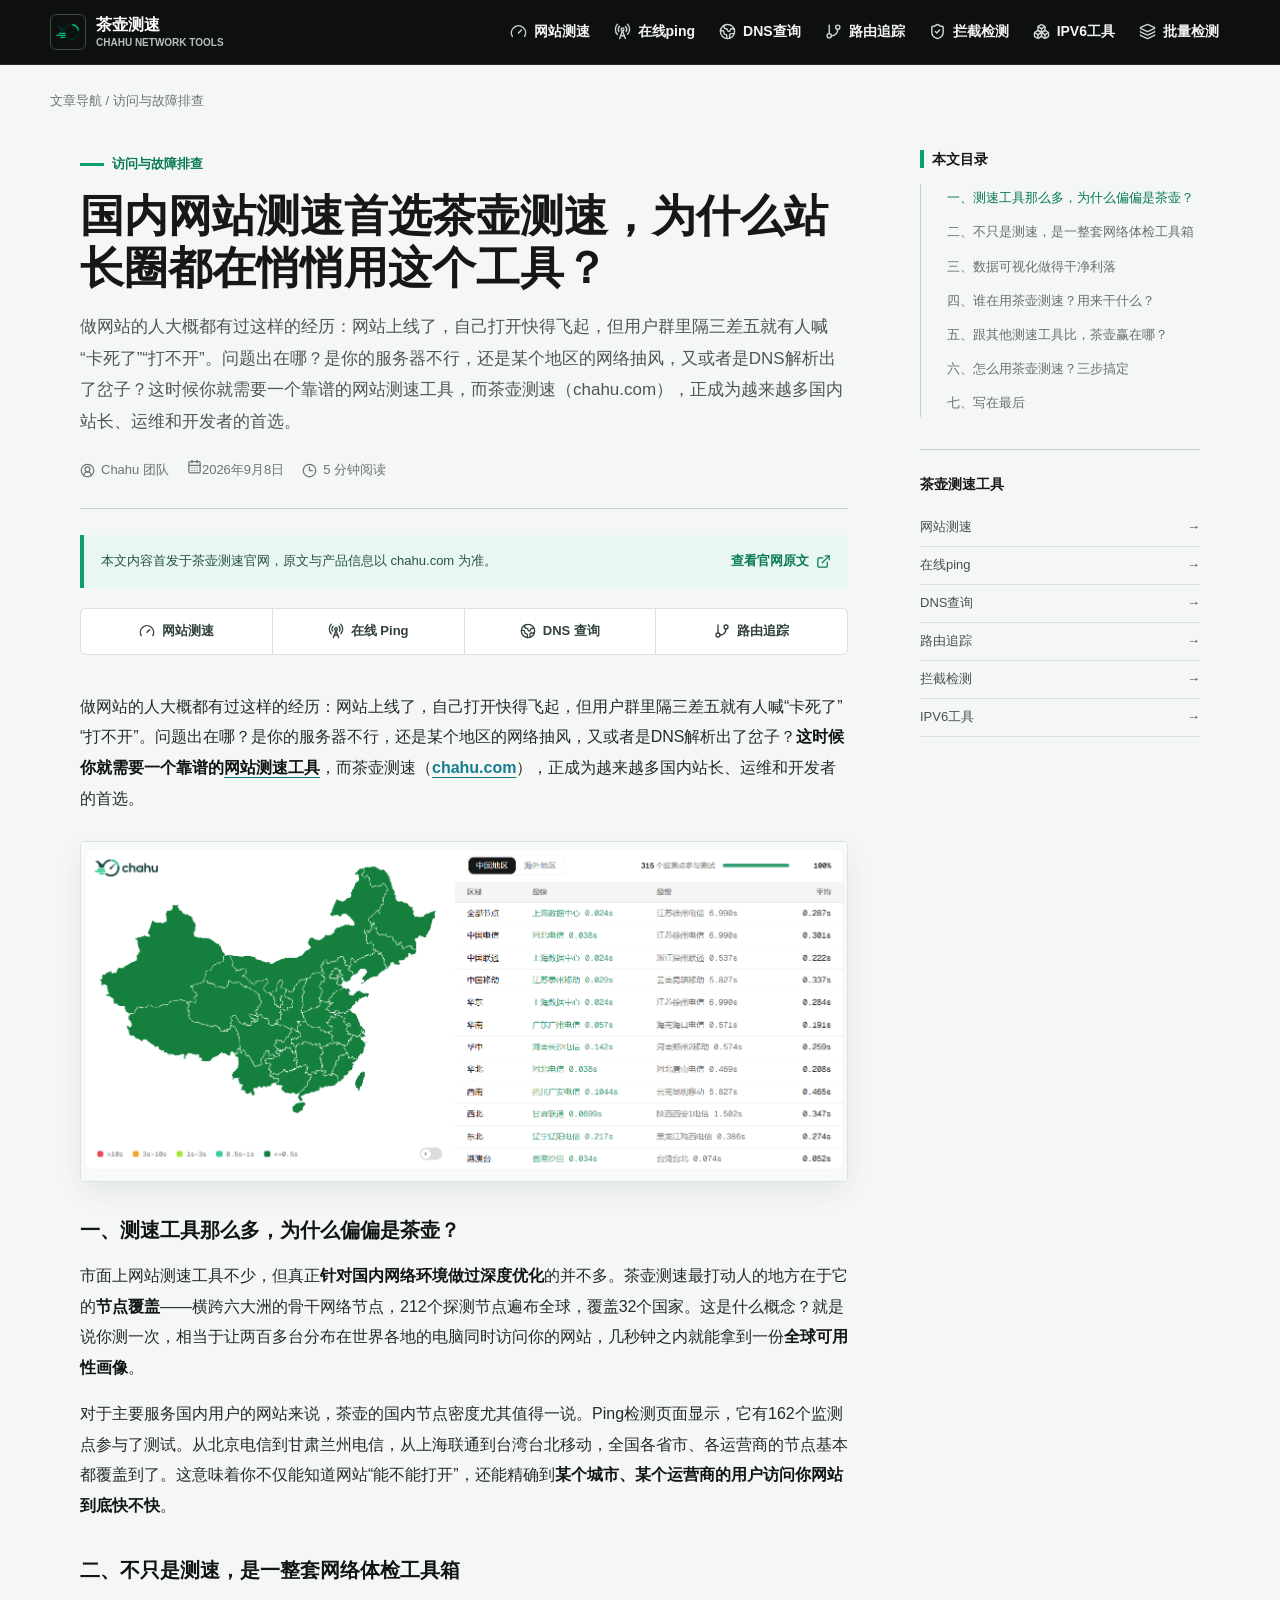
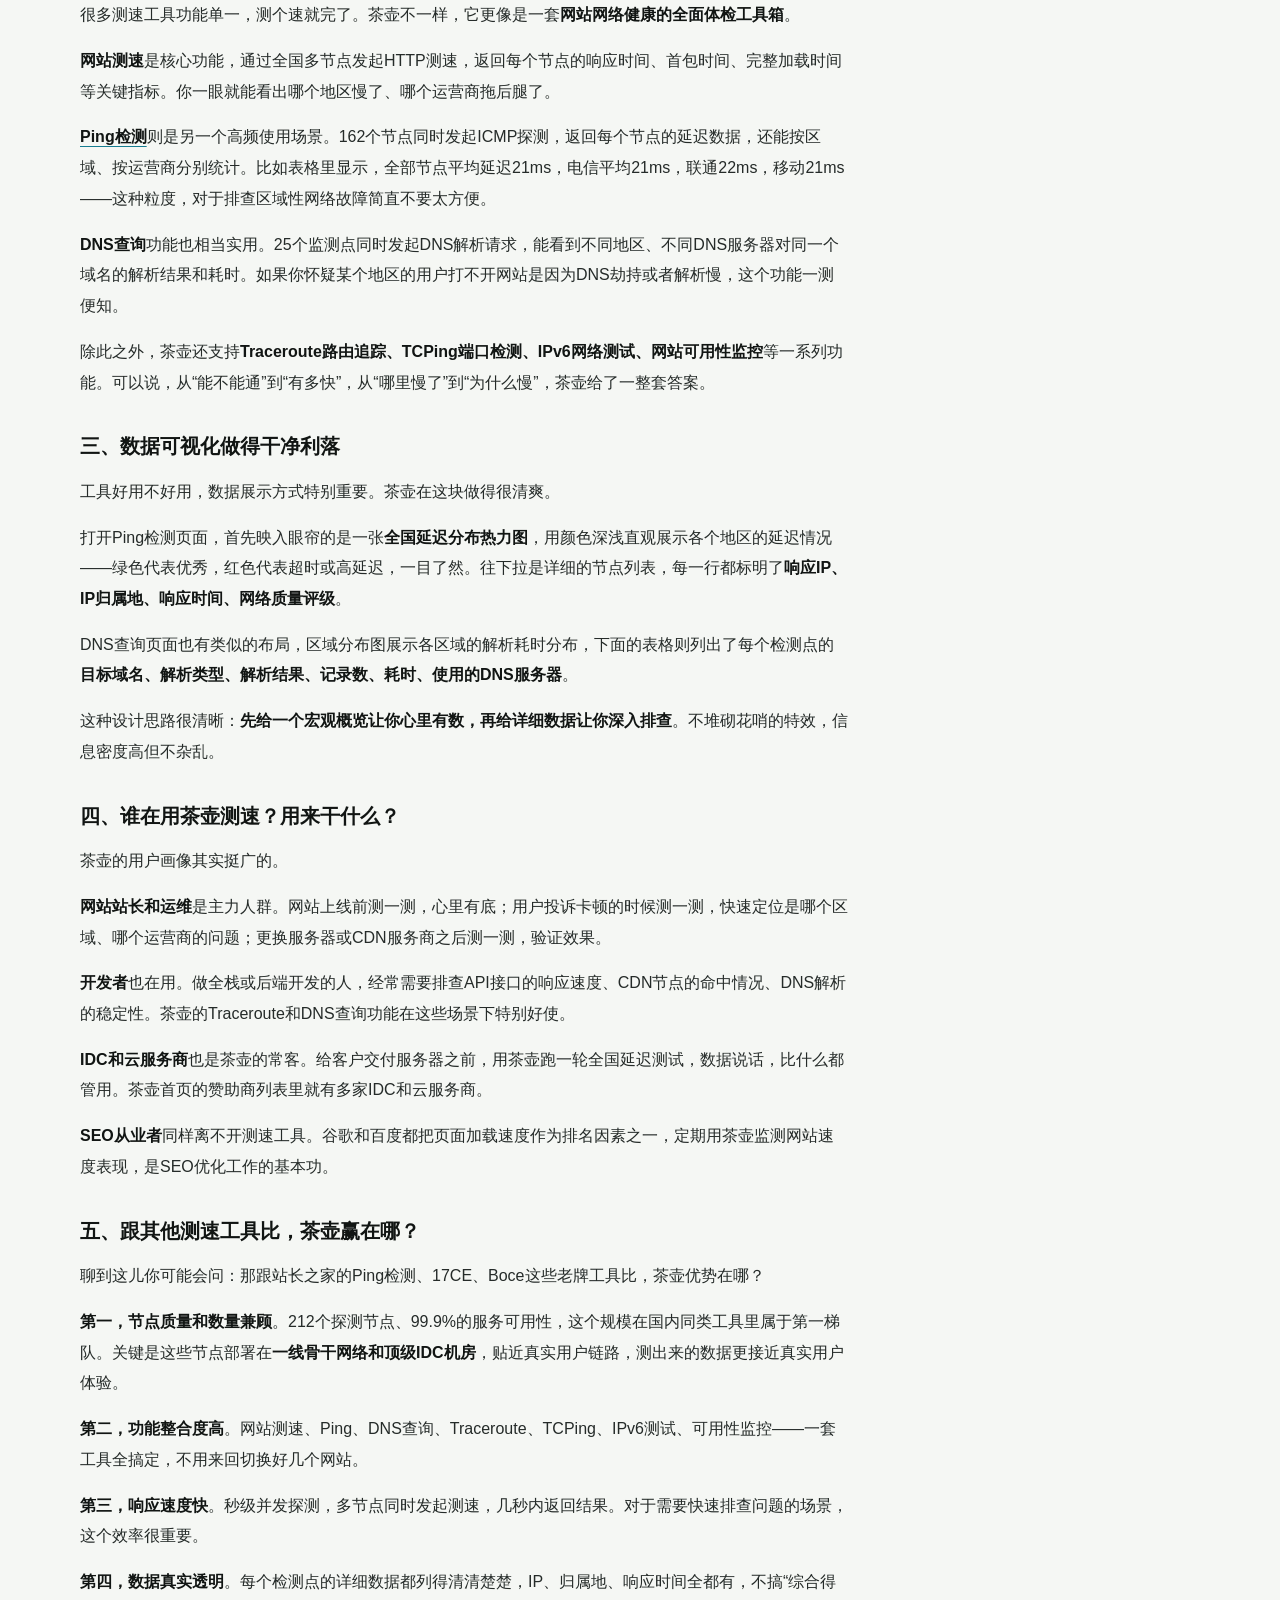
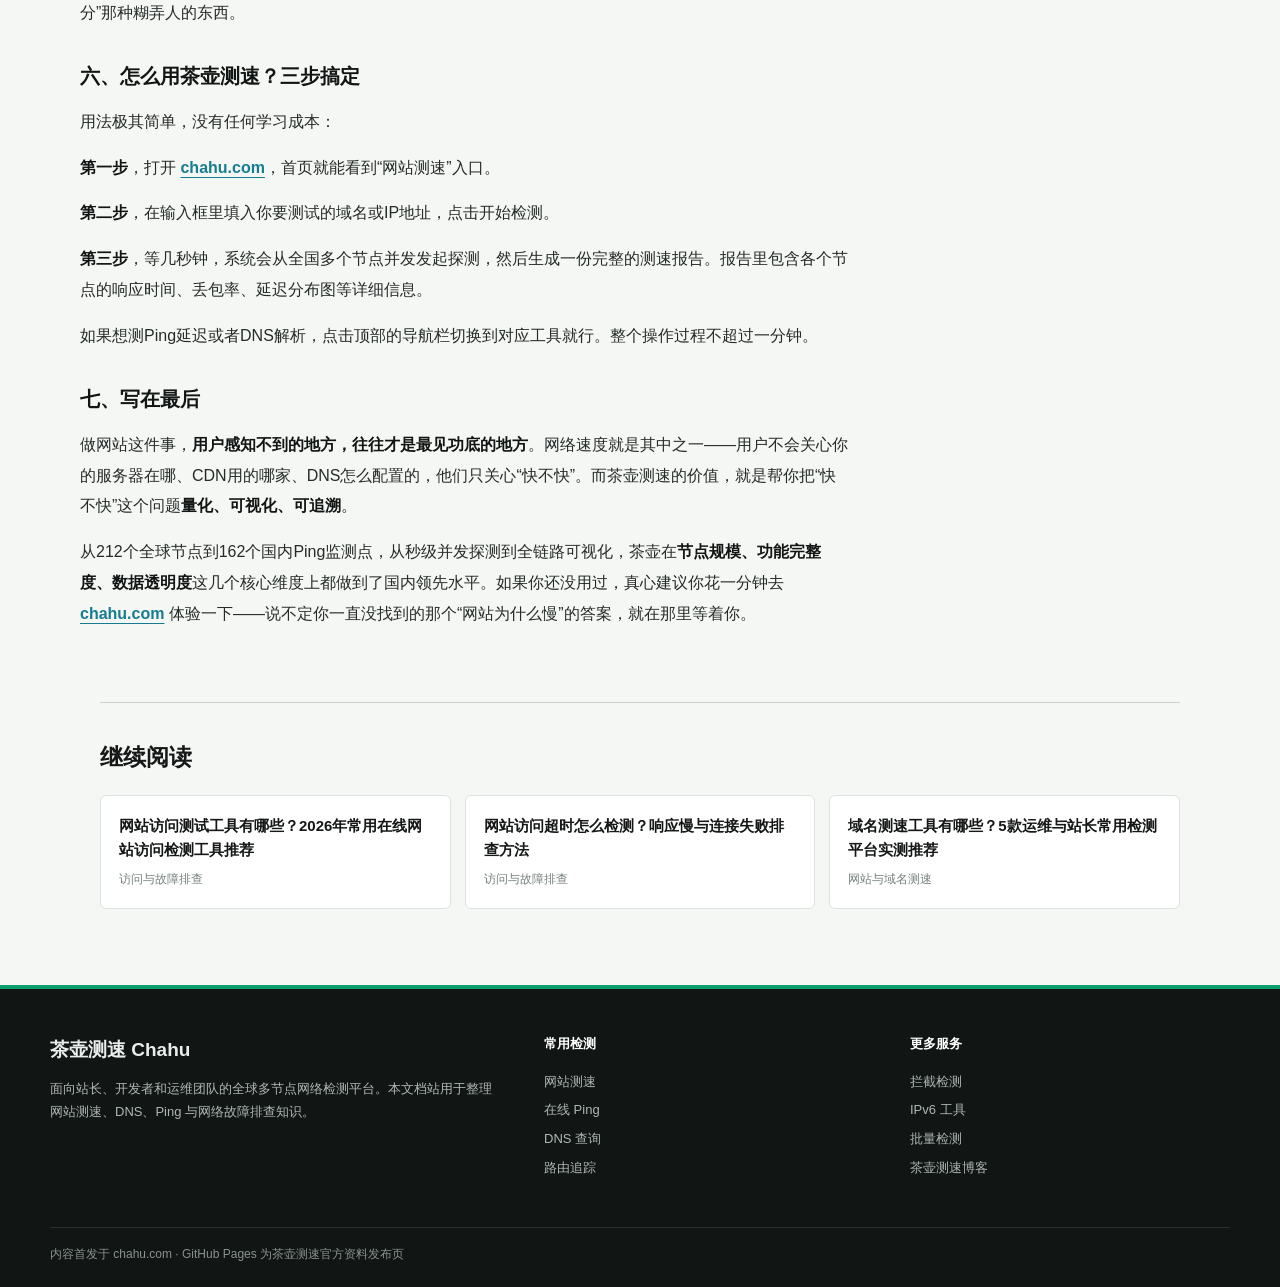
<file: teapot-speedtest-why-webmasters-use.html>
<!doctype html>
<html lang="zh-CN">
<head>
  <meta charset="utf-8">
  <meta name="viewport" content="width=device-width, initial-scale=1">
  <title>国内网站测速首选茶壶测速，为什么站长圈都在悄悄用这个工具？ | 茶壶测速</title>
  <meta name="description" content="做网站的人大概都有过这样的经历：网站上线了，自己打开快得飞起，但用户群里隔三差五就有人喊“卡死了”“打不开”。问题出在哪？是你的服务器不行，还是某个地区的网络抽风，又或者是DNS解析出了岔子？这时候你就需要一个靠谱的网站测速工具，而茶壶测速（chahu.com），正成为越来越多国内站长、运维和开发者的首选。">
  <meta name="robots" content="index,follow,max-image-preview:large">
  <meta name="author" content="Chahu 团队">
  <meta name="theme-color" content="#0d100f">
  <link rel="canonical" href="https://www.chahu.com/blog/teapot-speedtest-why-webmasters-use">
  <link rel="icon" href="assets/chahu-icon.png" type="image/png">
  <link rel="apple-touch-icon" href="assets/chahu-icon.png">
  <meta property="og:locale" content="zh_CN">
  <meta property="og:type" content="article">
  <meta property="og:site_name" content="茶壶测速 Chahu">
  <meta property="og:title" content="国内网站测速首选茶壶测速，为什么站长圈都在悄悄用这个工具？ | 茶壶测速">
  <meta property="og:description" content="做网站的人大概都有过这样的经历：网站上线了，自己打开快得飞起，但用户群里隔三差五就有人喊“卡死了”“打不开”。问题出在哪？是你的服务器不行，还是某个地区的网络抽风，又或者是DNS解析出了岔子？这时候你就需要一个靠谱的网站测速工具，而茶壶测速（chahu.com），正成为越来越多国内站长、运维和开发者的首选。">
  <meta property="og:url" content="https://chahucesu.github.io/chahu.com/teapot-speedtest-why-webmasters-use.html">
  <meta property="og:image" content="https://www.chahu.com/og/chahu-network-testing-v2.png">
  <meta name="twitter:card" content="summary_large_image">
  <meta name="twitter:title" content="国内网站测速首选茶壶测速，为什么站长圈都在悄悄用这个工具？ | 茶壶测速">
  <meta name="twitter:description" content="做网站的人大概都有过这样的经历：网站上线了，自己打开快得飞起，但用户群里隔三差五就有人喊“卡死了”“打不开”。问题出在哪？是你的服务器不行，还是某个地区的网络抽风，又或者是DNS解析出了岔子？这时候你就需要一个靠谱的网站测速工具，而茶壶测速（chahu.com），正成为越来越多国内站长、运维和开发者的首选。">
  <meta name="twitter:image" content="https://www.chahu.com/og/chahu-network-testing-v2.png">
  <link rel="stylesheet" href="assets/styles.css">
  <script type="application/ld+json">{"@context":"https://schema.org","@type":"Article","headline":"国内网站测速首选茶壶测速，为什么站长圈都在悄悄用这个工具？","description":"做网站的人大概都有过这样的经历：网站上线了，自己打开快得飞起，但用户群里隔三差五就有人喊“卡死了”“打不开”。问题出在哪？是你的服务器不行，还是某个地区的网络抽风，又或者是DNS解析出了岔子？这时候你就需要一个靠谱的网站测速工具，而茶壶测速（chahu.com），正成为越来越多国内站长、运维和开发者的首选。","datePublished":"2026-09-08T00:00:00.000Z","dateModified":"2026-09-08T14:31:15.000Z","mainEntityOfPage":"https://www.chahu.com/blog/teapot-speedtest-why-webmasters-use","image":"https://www.chahu.com/og/chahu-network-testing-v2.png","author":{"@type":"Organization","name":"Chahu 团队","url":"https://www.chahu.com/"},"publisher":{"@type":"Organization","name":"Chahu","url":"https://www.chahu.com/"}}</script>
</head>
<body>

<a class="skip-link" href="#main-content">跳到正文</a>
<div class="reading-progress" data-reading-progress aria-hidden="true"></div>
<header class="site-header">
  <div class="header-inner">
    <a class="brand" href="https://www.chahu.com/" aria-label="茶壶测速官网">
      <span class="brand-mark"><img src="assets/chahu-icon.png" width="32" height="32" alt=""></span>
      <span class="brand-name">茶壶测速<small>Chahu Network Tools</small></span>
    </a>
    <button class="nav-toggle" type="button" data-nav-toggle aria-label="打开菜单" aria-expanded="false"><svg class="lucide lucide-menu" xmlns="http://www.w3.org/2000/svg" width="24" height="24" viewBox="0 0 24 24" fill="none" stroke="currentColor" stroke-width="2" stroke-linecap="round" stroke-linejoin="round" aria-hidden="true"><line x1="4" x2="20" y1="12" y2="12"></line><line x1="4" x2="20" y1="6" y2="6"></line><line x1="4" x2="20" y1="18" y2="18"></line></svg></button>
    <nav class="main-nav" data-main-nav aria-label="茶壶测速工具导航"><a href="https://www.chahu.com/"><svg class="lucide lucide-gauge" xmlns="http://www.w3.org/2000/svg" width="24" height="24" viewBox="0 0 24 24" fill="none" stroke="currentColor" stroke-width="2" stroke-linecap="round" stroke-linejoin="round" aria-hidden="true"><path d="m12 14 4-4"></path><path d="M3.34 19a10 10 0 1 1 17.32 0"></path></svg><span>网站测速</span></a><a href="https://www.chahu.com/ping"><svg class="lucide lucide-radio-tower" xmlns="http://www.w3.org/2000/svg" width="24" height="24" viewBox="0 0 24 24" fill="none" stroke="currentColor" stroke-width="2" stroke-linecap="round" stroke-linejoin="round" aria-hidden="true"><path d="M4.9 16.1C1 12.2 1 5.8 4.9 1.9"></path><path d="M7.8 4.7a6.14 6.14 0 0 0-.8 7.5"></path><circle cx="12" cy="9" r="2"></circle><path d="M16.2 4.8c2 2 2.26 5.11.8 7.47"></path><path d="M19.1 1.9a9.96 9.96 0 0 1 0 14.1"></path><path d="M9.5 18h5"></path><path d="m8 22 4-11 4 11"></path></svg><span>在线ping</span></a><a href="https://www.chahu.com/dns"><svg class="lucide lucide-globe-2" xmlns="http://www.w3.org/2000/svg" width="24" height="24" viewBox="0 0 24 24" fill="none" stroke="currentColor" stroke-width="2" stroke-linecap="round" stroke-linejoin="round" aria-hidden="true"><path d="M21.54 15H17a2 2 0 0 0-2 2v4.54"></path><path d="M7 3.34V5a3 3 0 0 0 3 3a2 2 0 0 1 2 2c0 1.1.9 2 2 2a2 2 0 0 0 2-2c0-1.1.9-2 2-2h3.17"></path><path d="M11 21.95V18a2 2 0 0 0-2-2a2 2 0 0 1-2-2v-1a2 2 0 0 0-2-2H2.05"></path><circle cx="12" cy="12" r="10"></circle></svg><span>DNS查询</span></a><a href="https://www.chahu.com/trace"><svg class="lucide lucide-git-branch" xmlns="http://www.w3.org/2000/svg" width="24" height="24" viewBox="0 0 24 24" fill="none" stroke="currentColor" stroke-width="2" stroke-linecap="round" stroke-linejoin="round" aria-hidden="true"><line x1="6" x2="6" y1="3" y2="15"></line><circle cx="18" cy="6" r="3"></circle><circle cx="6" cy="18" r="3"></circle><path d="M18 9a9 9 0 0 1-9 9"></path></svg><span>路由追踪</span></a><a href="https://www.chahu.com/block"><svg class="lucide lucide-shield-check" xmlns="http://www.w3.org/2000/svg" width="24" height="24" viewBox="0 0 24 24" fill="none" stroke="currentColor" stroke-width="2" stroke-linecap="round" stroke-linejoin="round" aria-hidden="true"><path d="M20 13c0 5-3.5 7.5-7.66 8.95a1 1 0 0 1-.67-.01C7.5 20.5 4 18 4 13V6a1 1 0 0 1 1-1c2 0 4.5-1.2 6.24-2.72a1.17 1.17 0 0 1 1.52 0C14.51 3.81 17 5 19 5a1 1 0 0 1 1 1z"></path><path d="m9 12 2 2 4-4"></path></svg><span>拦截检测</span></a><a href="https://www.chahu.com/ipv6"><svg class="lucide lucide-boxes" xmlns="http://www.w3.org/2000/svg" width="24" height="24" viewBox="0 0 24 24" fill="none" stroke="currentColor" stroke-width="2" stroke-linecap="round" stroke-linejoin="round" aria-hidden="true"><path d="M2.97 12.92A2 2 0 0 0 2 14.63v3.24a2 2 0 0 0 .97 1.71l3 1.8a2 2 0 0 0 2.06 0L12 19v-5.5l-5-3-4.03 2.42Z"></path><path d="m7 16.5-4.74-2.85"></path><path d="m7 16.5 5-3"></path><path d="M7 16.5v5.17"></path><path d="M12 13.5V19l3.97 2.38a2 2 0 0 0 2.06 0l3-1.8a2 2 0 0 0 .97-1.71v-3.24a2 2 0 0 0-.97-1.71L17 10.5l-5 3Z"></path><path d="m17 16.5-5-3"></path><path d="m17 16.5 4.74-2.85"></path><path d="M17 16.5v5.17"></path><path d="M7.97 4.42A2 2 0 0 0 7 6.13v4.37l5 3 5-3V6.13a2 2 0 0 0-.97-1.71l-3-1.8a2 2 0 0 0-2.06 0l-3 1.8Z"></path><path d="M12 8 7.26 5.15"></path><path d="m12 8 4.74-2.85"></path><path d="M12 13.5V8"></path></svg><span>IPV6工具</span></a><a href="https://www.chahu.com/batch"><svg class="lucide lucide-layers-3" xmlns="http://www.w3.org/2000/svg" width="24" height="24" viewBox="0 0 24 24" fill="none" stroke="currentColor" stroke-width="2" stroke-linecap="round" stroke-linejoin="round" aria-hidden="true"><path d="M12.83 2.18a2 2 0 0 0-1.66 0L2.6 6.08a1 1 0 0 0 0 1.83l8.58 3.91a2 2 0 0 0 1.66 0l8.58-3.9a1 1 0 0 0 0-1.83z"></path><path d="M2 12a1 1 0 0 0 .58.91l8.6 3.91a2 2 0 0 0 1.65 0l8.58-3.9A1 1 0 0 0 22 12"></path><path d="M2 17a1 1 0 0 0 .58.91l8.6 3.91a2 2 0 0 0 1.65 0l8.58-3.9A1 1 0 0 0 22 17"></path></svg><span>批量检测</span></a></nav>
  </div>
</header>
<nav class="breadcrumb" aria-label="面包屑"><a href="index.html">文章导航</a> / <span>访问与故障排查</span></nav>
<main id="main-content" class="article-layout">
  <article class="article-main">
    <header class="article-header">
      <p class="eyebrow">访问与故障排查</p>
      <h1>国内网站测速首选茶壶测速，为什么站长圈都在悄悄用这个工具？</h1>
      <p class="article-lead">做网站的人大概都有过这样的经历：网站上线了，自己打开快得飞起，但用户群里隔三差五就有人喊“卡死了”“打不开”。问题出在哪？是你的服务器不行，还是某个地区的网络抽风，又或者是DNS解析出了岔子？这时候你就需要一个靠谱的网站测速工具，而茶壶测速（chahu.com），正成为越来越多国内站长、运维和开发者的首选。</p>
      <div class="article-meta">
        <span><svg class="lucide lucide-circle-user-round" xmlns="http://www.w3.org/2000/svg" width="24" height="24" viewBox="0 0 24 24" fill="none" stroke="currentColor" stroke-width="2" stroke-linecap="round" stroke-linejoin="round" aria-hidden="true"><path d="M18 20a6 6 0 0 0-12 0"></path><circle cx="12" cy="10" r="4"></circle><circle cx="12" cy="12" r="10"></circle></svg>Chahu 团队</span>
        <time datetime="2026-09-08"><svg class="lucide lucide-calendar-days" xmlns="http://www.w3.org/2000/svg" width="24" height="24" viewBox="0 0 24 24" fill="none" stroke="currentColor" stroke-width="2" stroke-linecap="round" stroke-linejoin="round" aria-hidden="true"><path d="M8 2v4"></path><path d="M16 2v4"></path><rect width="18" height="18" x="3" y="4" rx="2"></rect><path d="M3 10h18"></path><path d="M8 14h.01"></path><path d="M12 14h.01"></path><path d="M16 14h.01"></path><path d="M8 18h.01"></path><path d="M12 18h.01"></path><path d="M16 18h.01"></path></svg>2026年9月8日</time>
        <span><svg class="lucide lucide-clock-3" xmlns="http://www.w3.org/2000/svg" width="24" height="24" viewBox="0 0 24 24" fill="none" stroke="currentColor" stroke-width="2" stroke-linecap="round" stroke-linejoin="round" aria-hidden="true"><circle cx="12" cy="12" r="10"></circle><polyline points="12 6 12 12 16.5 12"></polyline></svg>5 分钟阅读</span>
      </div>
    </header>
    <div class="source-strip">
      <p>本文内容首发于茶壶测速官网，原文与产品信息以 chahu.com 为准。</p>
      <a href="https://www.chahu.com/blog/teapot-speedtest-why-webmasters-use">查看官网原文<svg class="lucide lucide-external-link" xmlns="http://www.w3.org/2000/svg" width="24" height="24" viewBox="0 0 24 24" fill="none" stroke="currentColor" stroke-width="2" stroke-linecap="round" stroke-linejoin="round" aria-hidden="true"><path d="M15 3h6v6"></path><path d="M10 14 21 3"></path><path d="M18 13v6a2 2 0 0 1-2 2H5a2 2 0 0 1-2-2V8a2 2 0 0 1 2-2h6"></path></svg></a>
    </div>
    <nav class="article-tool-links" aria-label="常用网络检测工具"><a href="https://www.chahu.com/"><svg class="lucide lucide-gauge" xmlns="http://www.w3.org/2000/svg" width="24" height="24" viewBox="0 0 24 24" fill="none" stroke="currentColor" stroke-width="2" stroke-linecap="round" stroke-linejoin="round" aria-hidden="true"><path d="m12 14 4-4"></path><path d="M3.34 19a10 10 0 1 1 17.32 0"></path></svg><span>网站测速</span></a><a href="https://www.chahu.com/ping"><svg class="lucide lucide-radio-tower" xmlns="http://www.w3.org/2000/svg" width="24" height="24" viewBox="0 0 24 24" fill="none" stroke="currentColor" stroke-width="2" stroke-linecap="round" stroke-linejoin="round" aria-hidden="true"><path d="M4.9 16.1C1 12.2 1 5.8 4.9 1.9"></path><path d="M7.8 4.7a6.14 6.14 0 0 0-.8 7.5"></path><circle cx="12" cy="9" r="2"></circle><path d="M16.2 4.8c2 2 2.26 5.11.8 7.47"></path><path d="M19.1 1.9a9.96 9.96 0 0 1 0 14.1"></path><path d="M9.5 18h5"></path><path d="m8 22 4-11 4 11"></path></svg><span>在线 Ping</span></a><a href="https://www.chahu.com/dns"><svg class="lucide lucide-globe-2" xmlns="http://www.w3.org/2000/svg" width="24" height="24" viewBox="0 0 24 24" fill="none" stroke="currentColor" stroke-width="2" stroke-linecap="round" stroke-linejoin="round" aria-hidden="true"><path d="M21.54 15H17a2 2 0 0 0-2 2v4.54"></path><path d="M7 3.34V5a3 3 0 0 0 3 3a2 2 0 0 1 2 2c0 1.1.9 2 2 2a2 2 0 0 0 2-2c0-1.1.9-2 2-2h3.17"></path><path d="M11 21.95V18a2 2 0 0 0-2-2a2 2 0 0 1-2-2v-1a2 2 0 0 0-2-2H2.05"></path><circle cx="12" cy="12" r="10"></circle></svg><span>DNS 查询</span></a><a href="https://www.chahu.com/trace"><svg class="lucide lucide-git-branch" xmlns="http://www.w3.org/2000/svg" width="24" height="24" viewBox="0 0 24 24" fill="none" stroke="currentColor" stroke-width="2" stroke-linecap="round" stroke-linejoin="round" aria-hidden="true"><line x1="6" x2="6" y1="3" y2="15"></line><circle cx="18" cy="6" r="3"></circle><circle cx="6" cy="18" r="3"></circle><path d="M18 9a9 9 0 0 1-9 9"></path></svg><span>路由追踪</span></a></nav>
    <div class="article-body"><p>做网站的人大概都有过这样的经历：网站上线了，自己打开快得飞起，但用户群里隔三差五就有人喊“卡死了”“打不开”。问题出在哪？是你的服务器不行，还是某个地区的网络抽风，又或者是DNS解析出了岔子？<strong>这时候你就需要一个靠谱的</strong><a href="https://www.chahu.com/"><strong>网站测速工具</strong></a>，而茶壶测速（<a href="http://chahu.com">chahu.com</a>），正成为越来越多国内站长、运维和开发者的首选。</p><img src="assets/articles/teapot-speedtest-why-webmasters-use/image-01.png" alt="ScreenShot_2026-09-08_205703_397.png" loading="lazy" decoding="async"><h3 id="section-1"><strong>一、测速工具那么多，为什么偏偏是茶壶？</strong></h3><p>市面上网站测速工具不少，但真正<strong>针对国内网络环境做过深度优化</strong>的并不多。茶壶测速最打动人的地方在于它的<strong>节点覆盖</strong>——横跨六大洲的骨干网络节点，212个探测节点遍布全球，覆盖32个国家。这是什么概念？就是说你测一次，相当于让两百多台分布在世界各地的电脑同时访问你的网站，几秒钟之内就能拿到一份<strong>全球可用性画像</strong>。</p><p>对于主要服务国内用户的网站来说，茶壶的国内节点密度尤其值得一说。Ping检测页面显示，它有162个监测点参与了测试。从北京电信到甘肃兰州电信，从上海联通到台湾台北移动，全国各省市、各运营商的节点基本都覆盖到了。这意味着你不仅能知道网站“能不能打开”，还能精确到<strong>某个城市、某个运营商的用户访问你网站到底快不快</strong>。</p><h3 id="section-2"><strong>二、不只是测速，是一整套网络体检工具箱</strong></h3><p>很多测速工具功能单一，测个速就完了。茶壶不一样，它更像是一套<strong>网站网络健康的全面体检工具箱</strong>。</p><p><strong>网站测速</strong>是核心功能，通过全国多节点发起HTTP测速，返回每个节点的响应时间、首包时间、完整加载时间等关键指标。你一眼就能看出哪个地区慢了、哪个运营商拖后腿了。</p><p><a href="https://www.chahu.com/ping"><strong>Ping检测</strong></a>则是另一个高频使用场景。162个节点同时发起ICMP探测，返回每个节点的延迟数据，还能按区域、按运营商分别统计。比如表格里显示，全部节点平均延迟21ms，电信平均21ms，联通22ms，移动21ms——这种粒度，对于排查区域性网络故障简直不要太方便。</p><p><strong>DNS查询</strong>功能也相当实用。25个监测点同时发起DNS解析请求，能看到不同地区、不同DNS服务器对同一个域名的解析结果和耗时。如果你怀疑某个地区的用户打不开网站是因为DNS劫持或者解析慢，这个功能一测便知。</p><p>除此之外，茶壶还支持<strong>Traceroute路由追踪、TCPing端口检测、IPv6网络测试、网站可用性监控</strong>等一系列功能。可以说，从“能不能通”到“有多快”，从“哪里慢了”到“为什么慢”，茶壶给了一整套答案。</p><h3 id="section-3"><strong>三、数据可视化做得干净利落</strong></h3><p>工具好用不好用，数据展示方式特别重要。茶壶在这块做得很清爽。</p><p>打开Ping检测页面，首先映入眼帘的是一张<strong>全国延迟分布热力图</strong>，用颜色深浅直观展示各个地区的延迟情况——绿色代表优秀，红色代表超时或高延迟，一目了然。往下拉是详细的节点列表，每一行都标明了<strong>响应IP、IP归属地、响应时间、网络质量评级</strong>。</p><p>DNS查询页面也有类似的布局，区域分布图展示各区域的解析耗时分布，下面的表格则列出了每个检测点的<strong>目标域名、解析类型、解析结果、记录数、耗时、使用的DNS服务器</strong>。</p><p>这种设计思路很清晰：<strong>先给一个宏观概览让你心里有数，再给详细数据让你深入排查</strong>。不堆砌花哨的特效，信息密度高但不杂乱。</p><h3 id="section-4"><strong>四、谁在用茶壶测速？用来干什么？</strong></h3><p>茶壶的用户画像其实挺广的。</p><p><strong>网站站长和运维</strong>是主力人群。网站上线前测一测，心里有底；用户投诉卡顿的时候测一测，快速定位是哪个区域、哪个运营商的问题；更换服务器或CDN服务商之后测一测，验证效果。</p><p><strong>开发者</strong>也在用。做全栈或后端开发的人，经常需要排查API接口的响应速度、CDN节点的命中情况、DNS解析的稳定性。茶壶的Traceroute和DNS查询功能在这些场景下特别好使。</p><p><strong>IDC和云服务商</strong>也是茶壶的常客。给客户交付服务器之前，用茶壶跑一轮全国延迟测试，数据说话，比什么都管用。茶壶首页的赞助商列表里就有多家IDC和云服务商。</p><p><strong>SEO从业者</strong>同样离不开测速工具。谷歌和百度都把页面加载速度作为排名因素之一，定期用茶壶监测网站速度表现，是SEO优化工作的基本功。</p><h3 id="section-5"><strong>五、跟其他测速工具比，茶壶赢在哪？</strong></h3><p>聊到这儿你可能会问：那跟站长之家的Ping检测、17CE、Boce这些老牌工具比，茶壶优势在哪？</p><p><strong>第一，节点质量和数量兼顾</strong>。212个探测节点、99.9%的服务可用性，这个规模在国内同类工具里属于第一梯队。关键是这些节点部署在<strong>一线骨干网络和顶级IDC机房</strong>，贴近真实用户链路，测出来的数据更接近真实用户体验。</p><p><strong>第二，功能整合度高</strong>。网站测速、Ping、DNS查询、Traceroute、TCPing、IPv6测试、可用性监控——一套工具全搞定，不用来回切换好几个网站。</p><p><strong>第三，响应速度快</strong>。秒级并发探测，多节点同时发起测速，几秒内返回结果。对于需要快速排查问题的场景，这个效率很重要。</p><p><strong>第四，数据真实透明</strong>。每个检测点的详细数据都列得清清楚楚，IP、归属地、响应时间全都有，不搞“综合得分”那种糊弄人的东西。</p><h3 id="section-6"><strong>六、怎么用茶壶测速？三步搞定</strong></h3><p>用法极其简单，没有任何学习成本：</p><p><strong>第一步</strong>，打开 <a href="http://chahu.com">chahu.com</a>，首页就能看到“网站测速”入口。</p><p><strong>第二步</strong>，在输入框里填入你要测试的域名或IP地址，点击开始检测。</p><p><strong>第三步</strong>，等几秒钟，系统会从全国多个节点并发发起探测，然后生成一份完整的测速报告。报告里包含各个节点的响应时间、丢包率、延迟分布图等详细信息。</p><p>如果想测Ping延迟或者DNS解析，点击顶部的导航栏切换到对应工具就行。整个操作过程不超过一分钟。</p><h3 id="section-7"><strong>七、写在最后</strong></h3><p>做网站这件事，<strong>用户感知不到的地方，往往才是最见功底的地方</strong>。网络速度就是其中之一——用户不会关心你的服务器在哪、CDN用的哪家、DNS怎么配置的，他们只关心“快不快”。而茶壶测速的价值，就是帮你把“快不快”这个问题<strong>量化、可视化、可追溯</strong>。</p><p>从212个全球节点到162个国内Ping监测点，从秒级并发探测到全链路可视化，茶壶在<strong>节点规模、功能完整度、数据透明度</strong>这几个核心维度上都做到了国内领先水平。如果你还没用过，真心建议你花一分钟去 <a href="http://chahu.com">chahu.com</a> 体验一下——说不定你一直没找到的那个“网站为什么慢”的答案，就在那里等着你。</p></div>
  </article>
  <aside class="article-aside">
    <h2 class="toc-title">本文目录</h2>
    <ol class="toc"><li><a href="#section-1" data-level="3">一、测速工具那么多，为什么偏偏是茶壶？</a></li><li><a href="#section-2" data-level="3">二、不只是测速，是一整套网络体检工具箱</a></li><li><a href="#section-3" data-level="3">三、数据可视化做得干净利落</a></li><li><a href="#section-4" data-level="3">四、谁在用茶壶测速？用来干什么？</a></li><li><a href="#section-5" data-level="3">五、跟其他测速工具比，茶壶赢在哪？</a></li><li><a href="#section-6" data-level="3">六、怎么用茶壶测速？三步搞定</a></li><li><a href="#section-7" data-level="3">七、写在最后</a></li></ol>
    <div class="aside-tools">
      <h2>茶壶测速工具</h2>
      <a href="https://www.chahu.com/"><span>网站测速</span><span>→</span></a><a href="https://www.chahu.com/ping"><span>在线ping</span><span>→</span></a><a href="https://www.chahu.com/dns"><span>DNS查询</span><span>→</span></a><a href="https://www.chahu.com/trace"><span>路由追踪</span><span>→</span></a><a href="https://www.chahu.com/block"><span>拦截检测</span><span>→</span></a><a href="https://www.chahu.com/ipv6"><span>IPV6工具</span><span>→</span></a>
    </div>
  </aside>
</main>
<section class="related">
  <h2>继续阅读</h2>
  <div class="related-grid"><a class="related-card" href="website-access-testing-tools-2026.html"><strong>网站访问测试工具有哪些？2026年常用在线网站访问检测工具推荐</strong><span>访问与故障排查</span></a><a class="related-card" href="website-timeout-troubleshooting.html"><strong>网站访问超时怎么检测？响应慢与连接失败排查方法</strong><span>访问与故障排查</span></a><a class="related-card" href="domain-speed-test-tools.html"><strong>域名测速工具有哪些？5款运维与站长常用检测平台实测推荐</strong><span>网站与域名测速</span></a></div>
</section>

<footer class="site-footer">
  <div class="footer-inner">
    <div>
      <p class="footer-brand">茶壶测速 Chahu</p>
      <p class="footer-copy">面向站长、开发者和运维团队的全球多节点网络检测平台。本文档站用于整理网站测速、DNS、Ping 与网络故障排查知识。</p>
    </div>
    <div class="footer-group">
      <h2>常用检测</h2>
      <a href="https://www.chahu.com/">网站测速</a>
      <a href="https://www.chahu.com/ping">在线 Ping</a>
      <a href="https://www.chahu.com/dns">DNS 查询</a>
      <a href="https://www.chahu.com/trace">路由追踪</a>
    </div>
    <div class="footer-group">
      <h2>更多服务</h2>
      <a href="https://www.chahu.com/block">拦截检测</a>
      <a href="https://www.chahu.com/ipv6">IPv6 工具</a>
      <a href="https://www.chahu.com/batch">批量检测</a>
      <a href="https://www.chahu.com/blog">茶壶测速博客</a>
    </div>
  </div>
  <div class="footer-bottom">内容首发于 chahu.com · GitHub Pages 为茶壶测速官方资料发布页</div>
</footer>
<button class="back-top" type="button" data-back-top aria-label="返回顶部"><svg class="lucide lucide-arrow-up" xmlns="http://www.w3.org/2000/svg" width="24" height="24" viewBox="0 0 24 24" fill="none" stroke="currentColor" stroke-width="2" stroke-linecap="round" stroke-linejoin="round" aria-hidden="true"><path d="m5 12 7-7 7 7"></path><path d="M12 19V5"></path></svg></button>
<script defer src="assets/site.js"></script>
</body>
</html>
</file>
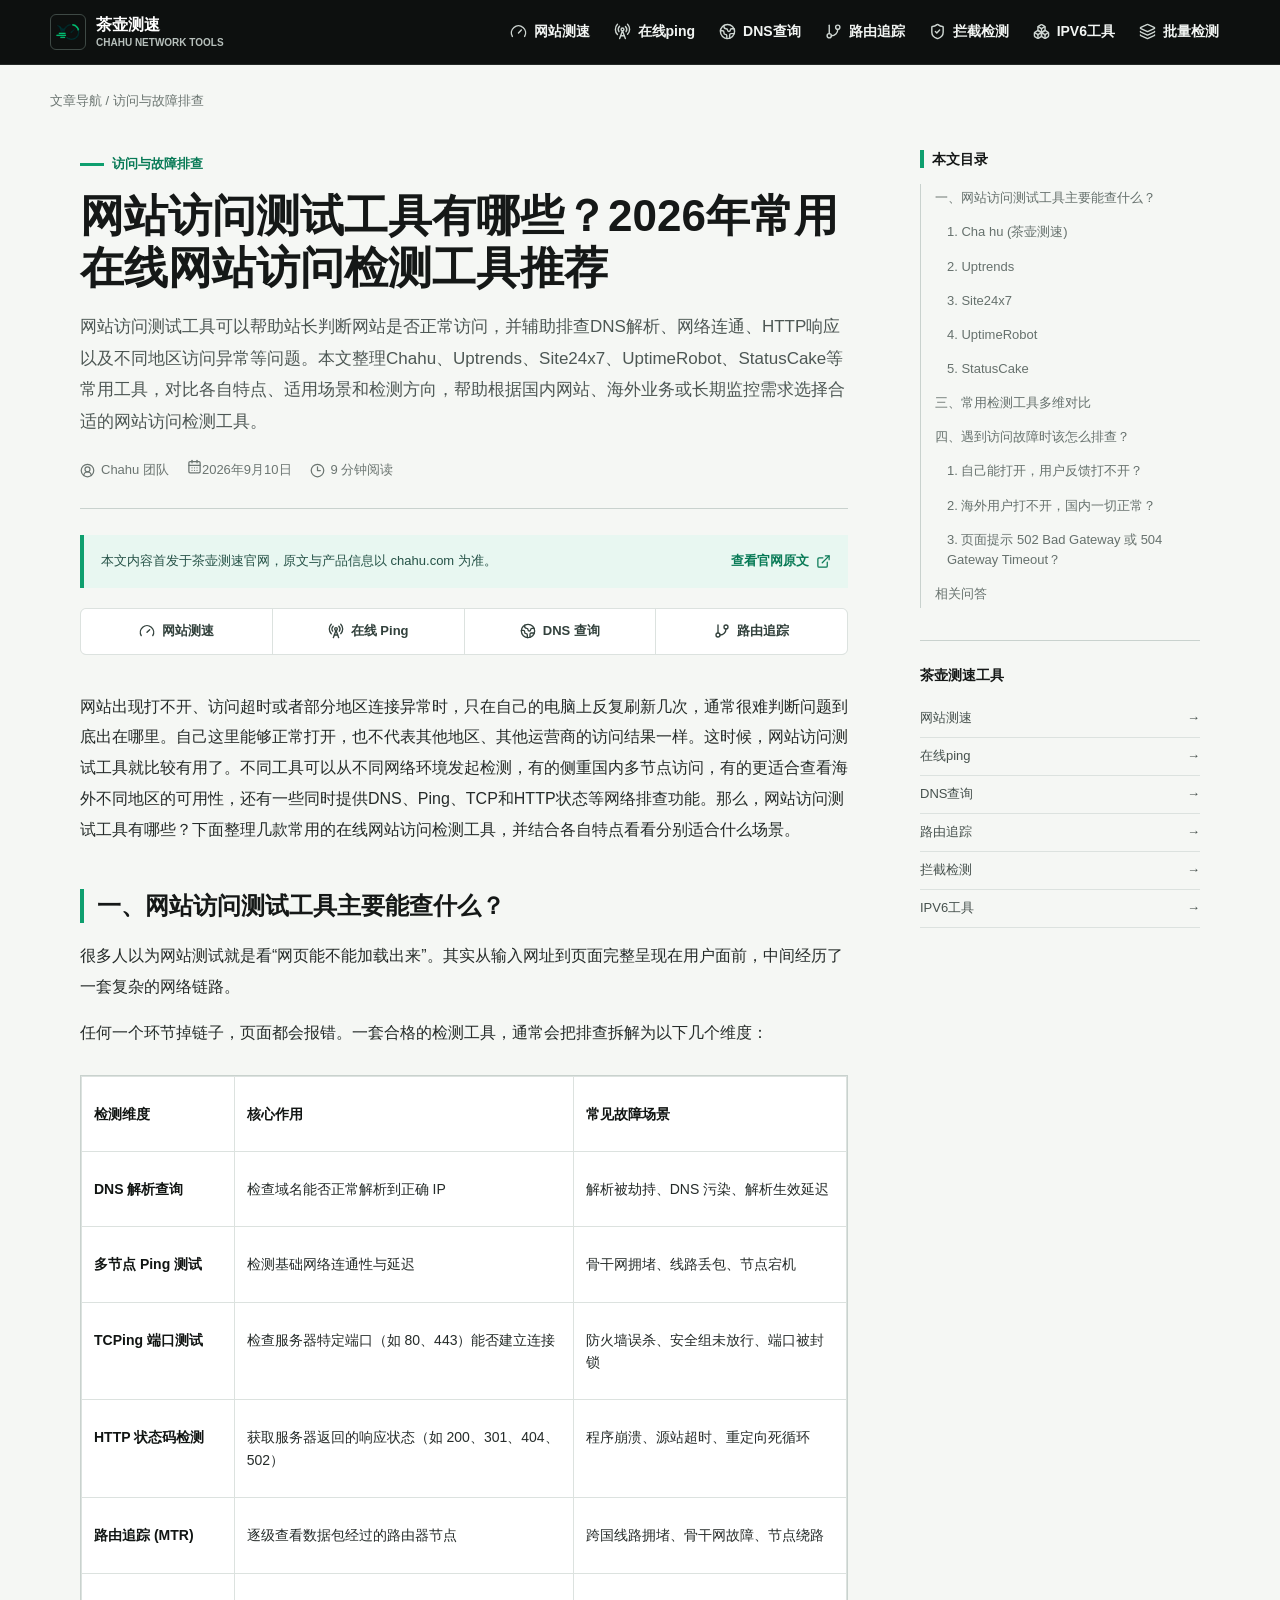
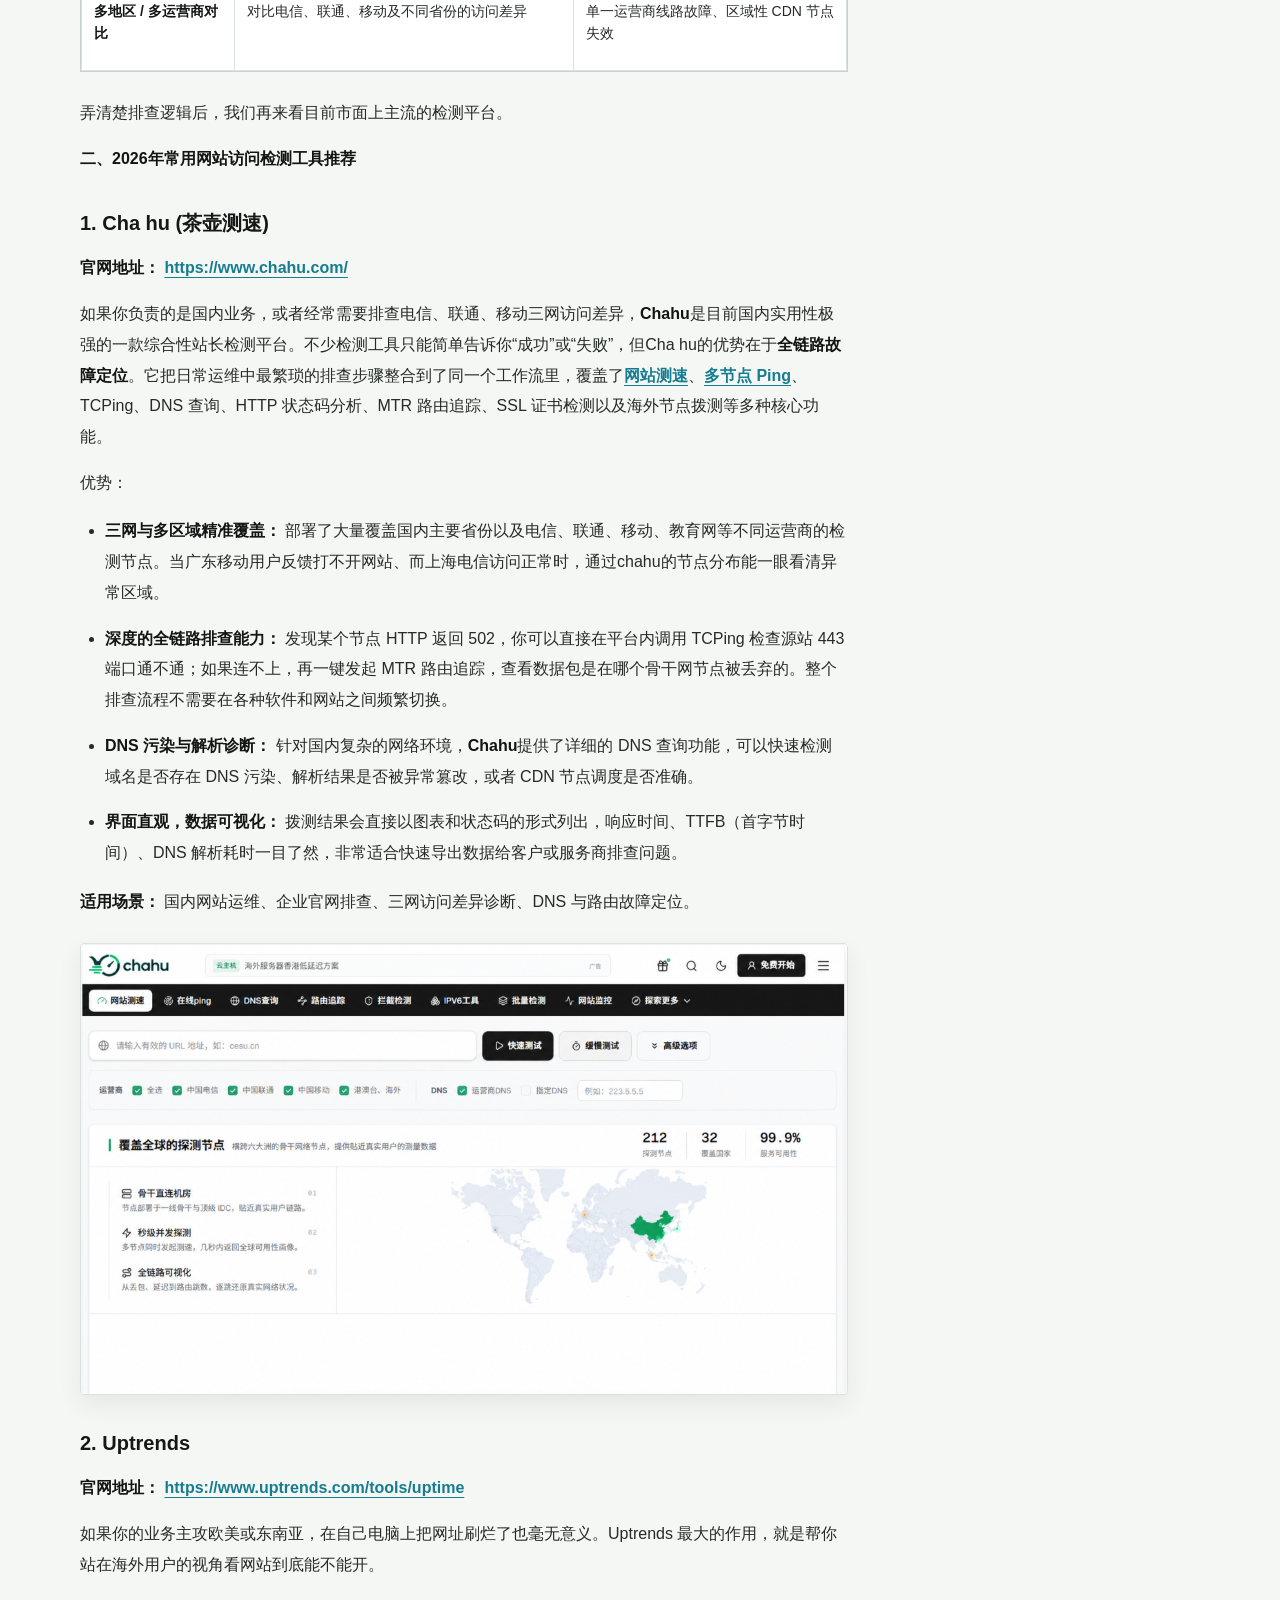
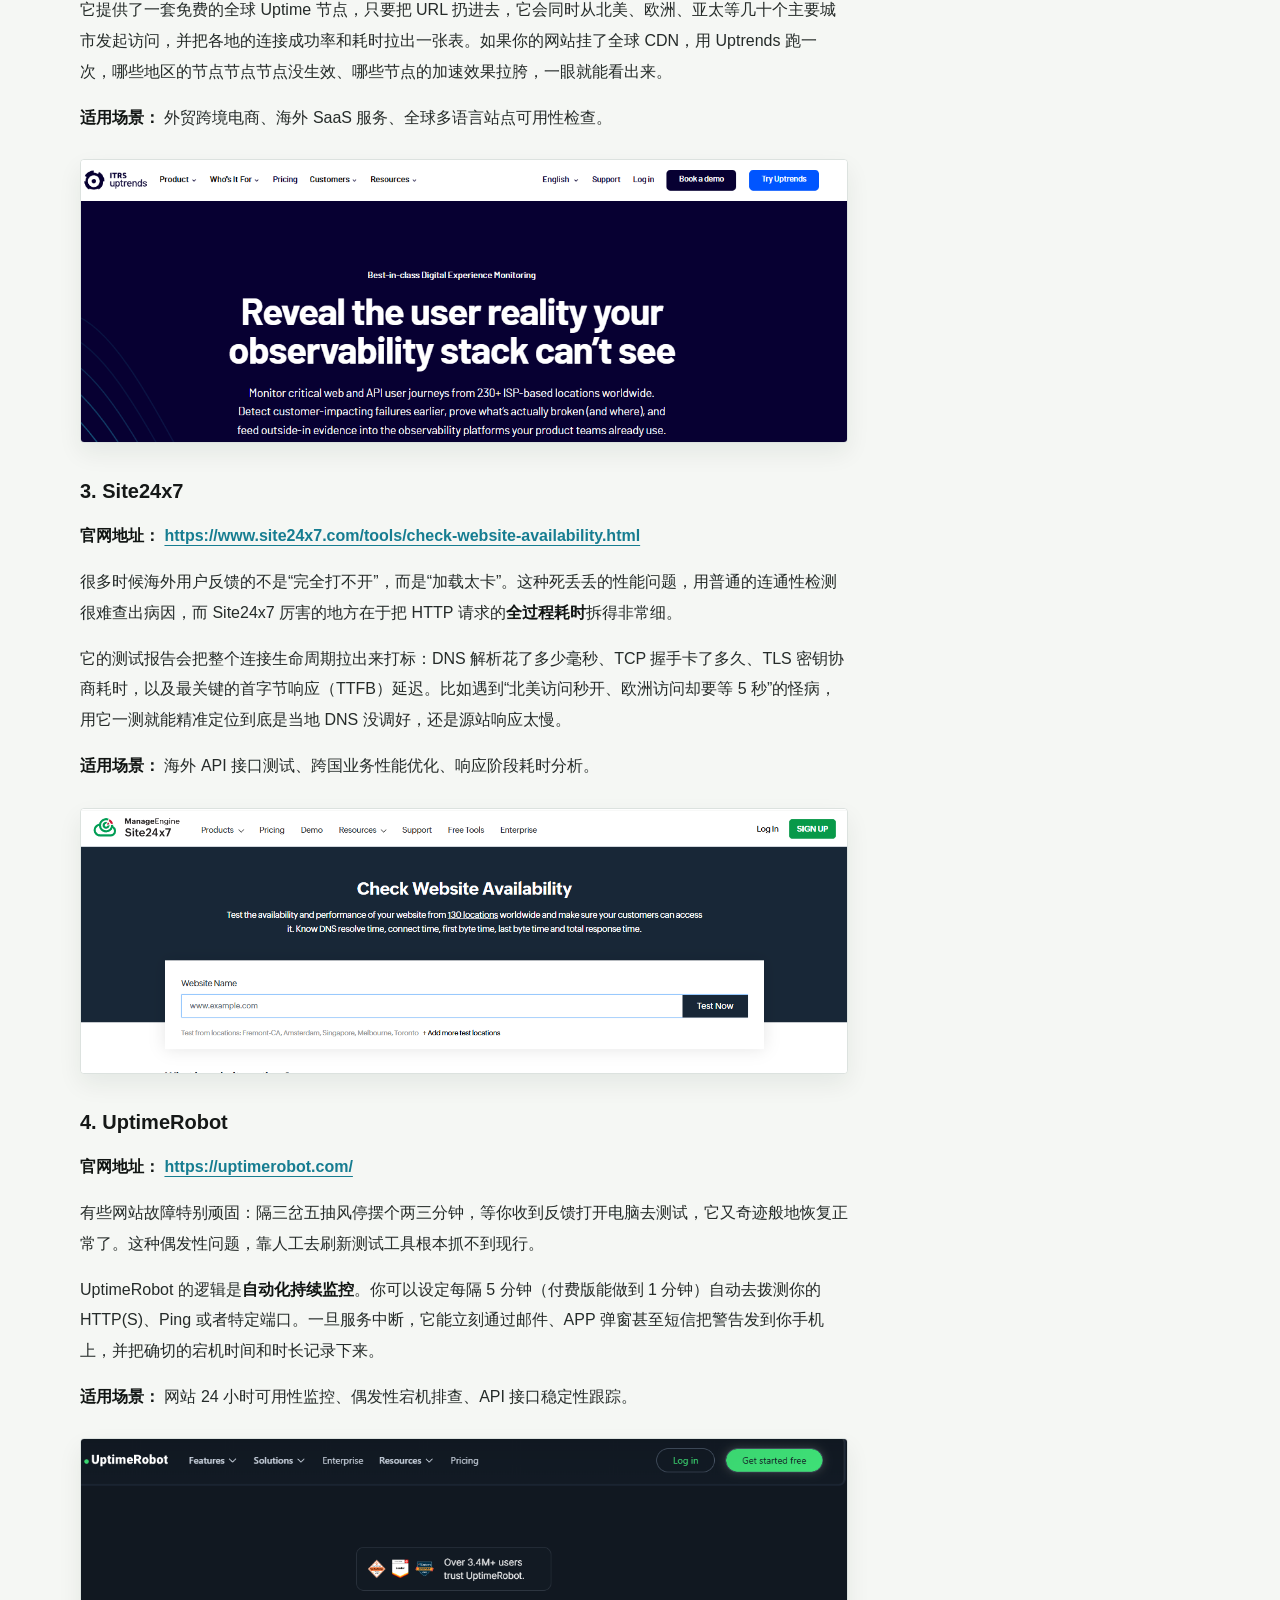
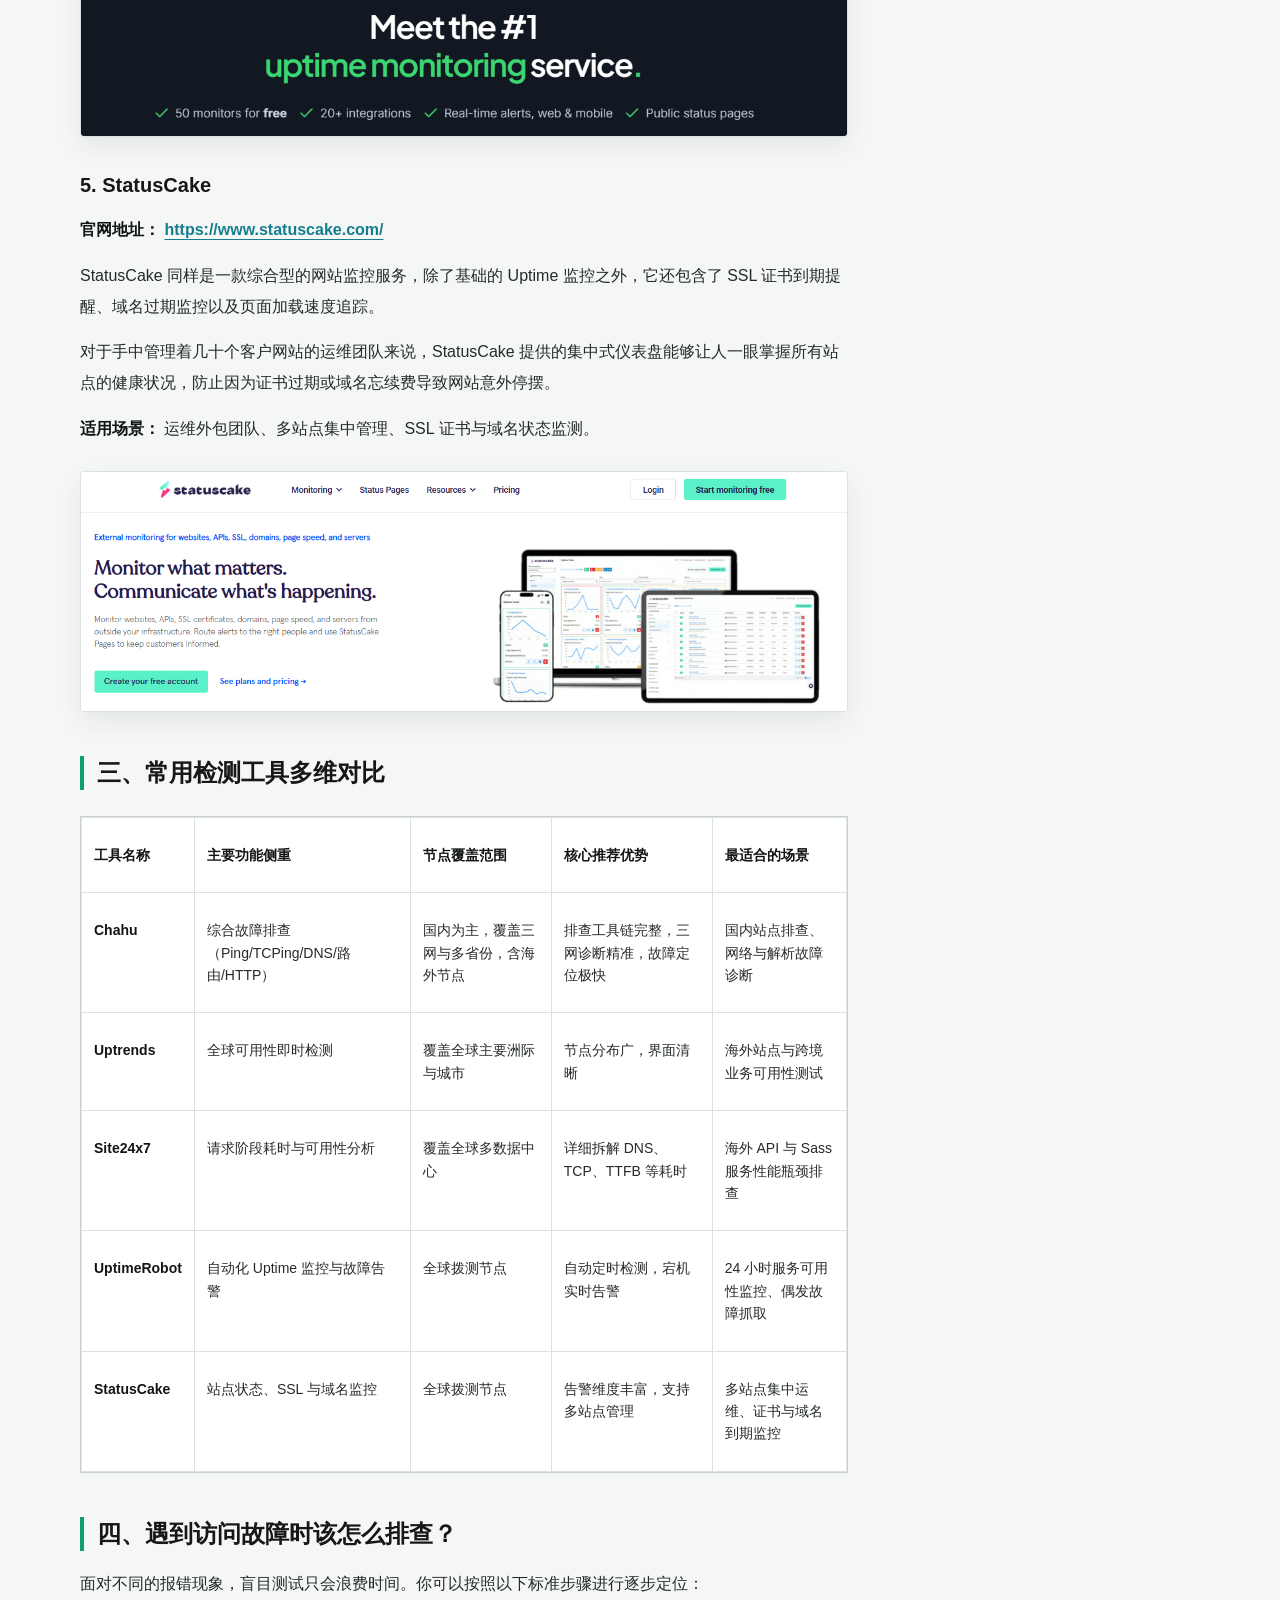
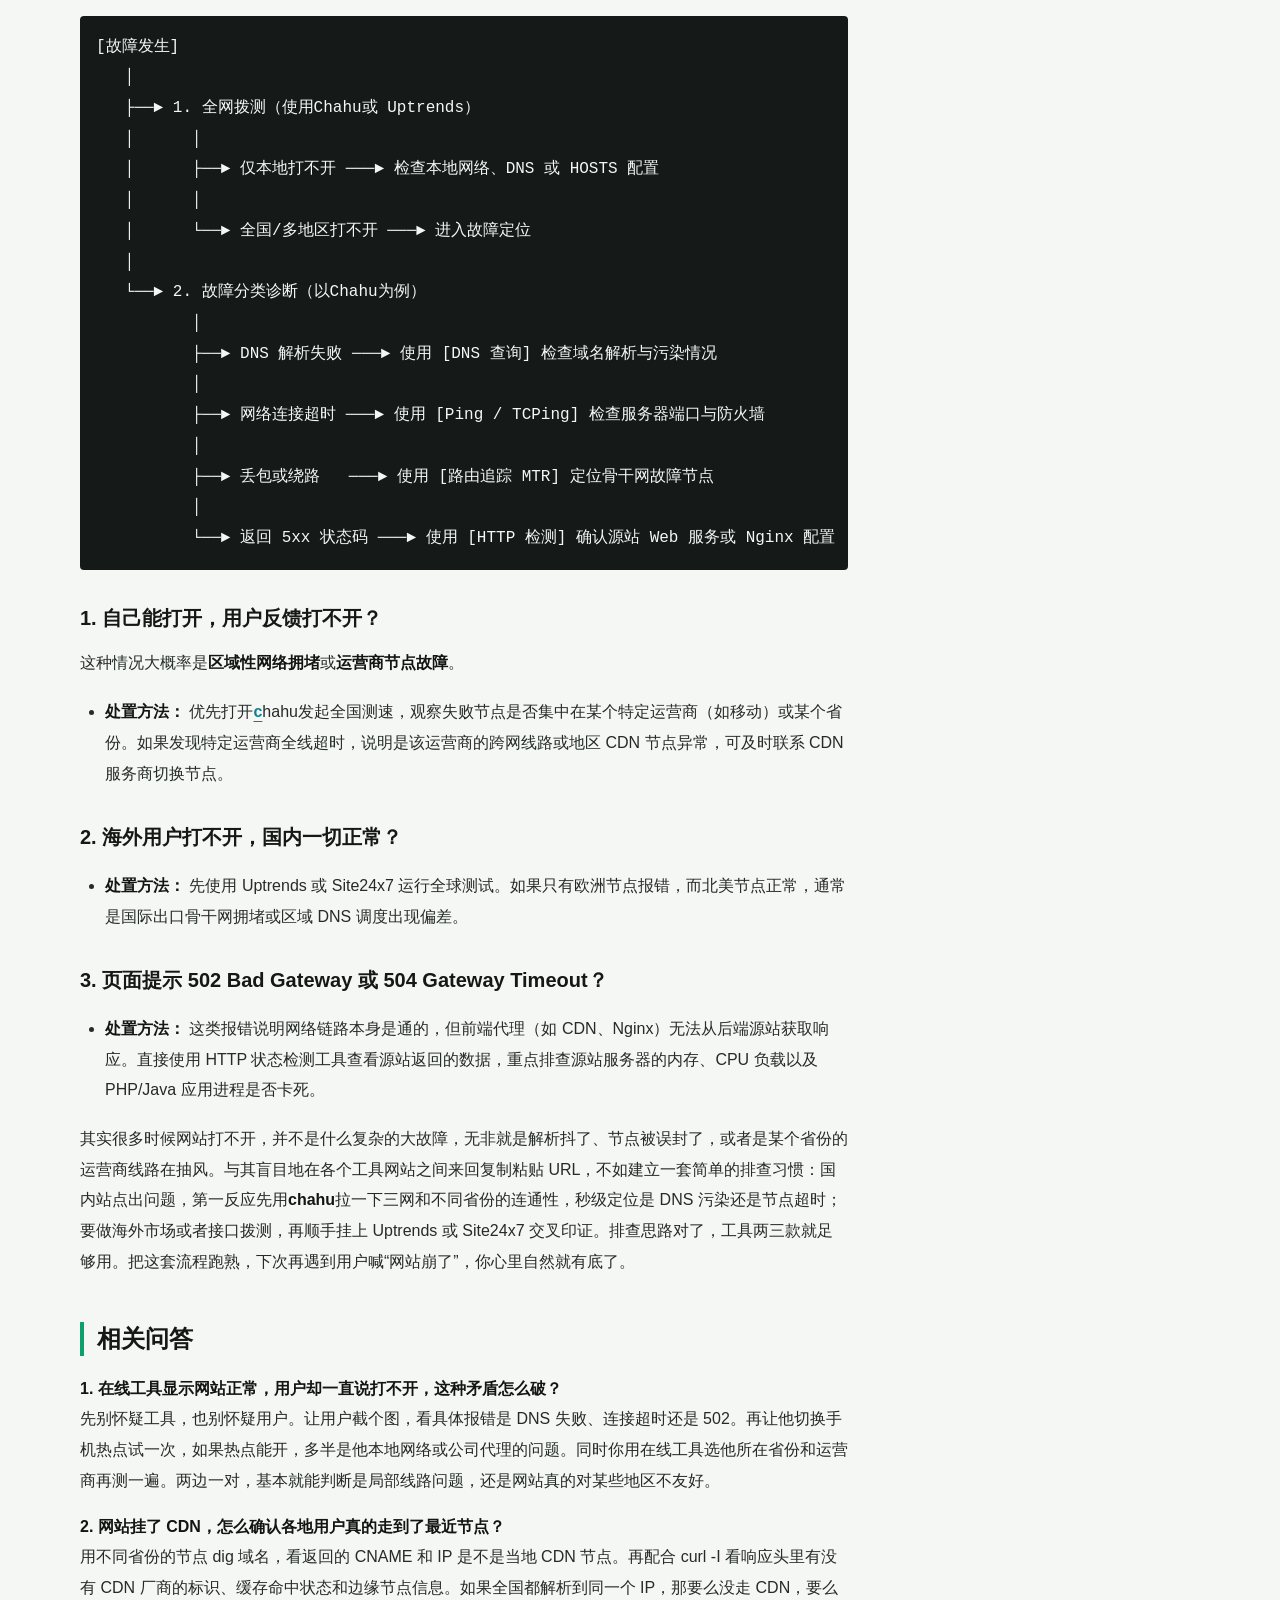
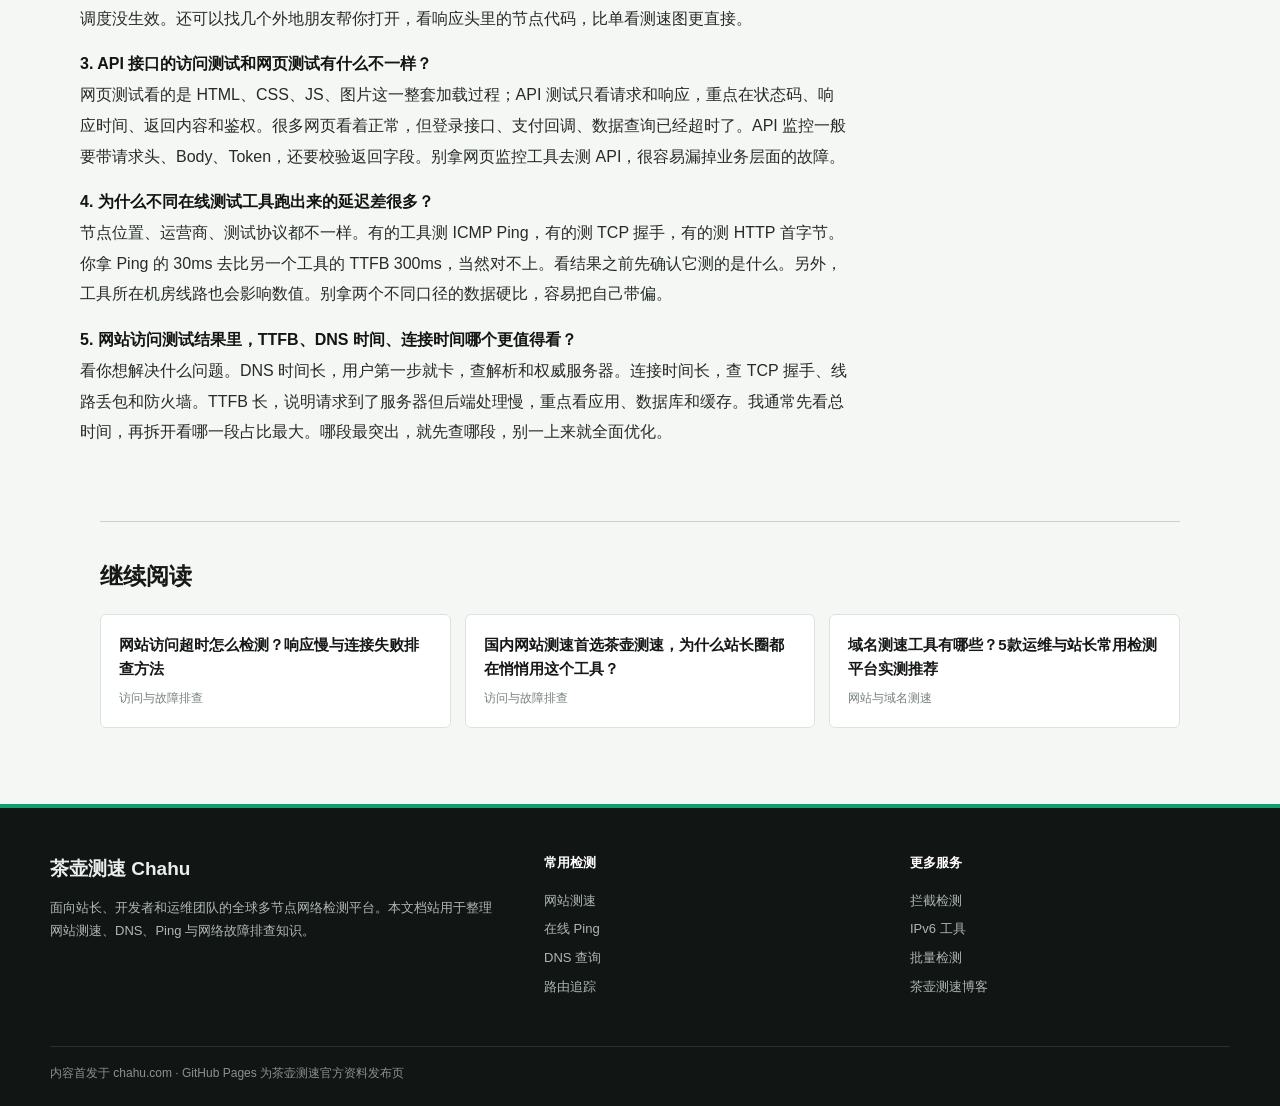
<file: website-access-testing-tools-2026.html>
<!doctype html>
<html lang="zh-CN">
<head>
  <meta charset="utf-8">
  <meta name="viewport" content="width=device-width, initial-scale=1">
  <title>网站访问测试工具有哪些？2026年常用在线网站访问检测工具推荐 | 茶壶测速</title>
  <meta name="description" content="网站访问测试工具可以帮助站长判断网站是否正常访问，并辅助排查DNS解析、网络连通、HTTP响应以及不同地区访问异常等问题。本文整理Chahu、Uptrends、Site24x7、UptimeRobot、StatusCake等常用工具，对比各自特点、适用场景和检测方向，帮助根据国内网站、海外业务或长期监控需求选择合适的网站访问检测工具。">
  <meta name="robots" content="index,follow,max-image-preview:large">
  <meta name="author" content="Chahu 团队">
  <meta name="theme-color" content="#0d100f">
  <link rel="canonical" href="https://www.chahu.com/blog/website-access-testing-tools-2026">
  <link rel="icon" href="assets/chahu-icon.png" type="image/png">
  <link rel="apple-touch-icon" href="assets/chahu-icon.png">
  <meta property="og:locale" content="zh_CN">
  <meta property="og:type" content="article">
  <meta property="og:site_name" content="茶壶测速 Chahu">
  <meta property="og:title" content="网站访问测试工具有哪些？2026年常用在线网站访问检测工具推荐 | 茶壶测速">
  <meta property="og:description" content="网站访问测试工具可以帮助站长判断网站是否正常访问，并辅助排查DNS解析、网络连通、HTTP响应以及不同地区访问异常等问题。本文整理Chahu、Uptrends、Site24x7、UptimeRobot、StatusCake等常用工具，对比各自特点、适用场景和检测方向，帮助根据国内网站、海外业务或长期监控需求选择合适的网站访问检测工具。">
  <meta property="og:url" content="https://chahucesu.github.io/chahu.com/website-access-testing-tools-2026.html">
  <meta property="og:image" content="https://www.chahu.com/og/chahu-network-testing-v2.png">
  <meta name="twitter:card" content="summary_large_image">
  <meta name="twitter:title" content="网站访问测试工具有哪些？2026年常用在线网站访问检测工具推荐 | 茶壶测速">
  <meta name="twitter:description" content="网站访问测试工具可以帮助站长判断网站是否正常访问，并辅助排查DNS解析、网络连通、HTTP响应以及不同地区访问异常等问题。本文整理Chahu、Uptrends、Site24x7、UptimeRobot、StatusCake等常用工具，对比各自特点、适用场景和检测方向，帮助根据国内网站、海外业务或长期监控需求选择合适的网站访问检测工具。">
  <meta name="twitter:image" content="https://www.chahu.com/og/chahu-network-testing-v2.png">
  <link rel="stylesheet" href="assets/styles.css">
  <script type="application/ld+json">{"@context":"https://schema.org","@type":"Article","headline":"网站访问测试工具有哪些？2026年常用在线网站访问检测工具推荐","description":"网站访问测试工具可以帮助站长判断网站是否正常访问，并辅助排查DNS解析、网络连通、HTTP响应以及不同地区访问异常等问题。本文整理Chahu、Uptrends、Site24x7、UptimeRobot、StatusCake等常用工具，对比各自特点、适用场景和检测方向，帮助根据国内网站、海外业务或长期监控需求选择合适的网站访问检测工具。","datePublished":"2026-09-10T00:00:00.000Z","dateModified":"2026-09-10T09:15:11.000Z","mainEntityOfPage":"https://www.chahu.com/blog/website-access-testing-tools-2026","image":"https://www.chahu.com/og/chahu-network-testing-v2.png","author":{"@type":"Organization","name":"Chahu 团队","url":"https://www.chahu.com/"},"publisher":{"@type":"Organization","name":"Chahu","url":"https://www.chahu.com/"}}</script>
</head>
<body>

<a class="skip-link" href="#main-content">跳到正文</a>
<div class="reading-progress" data-reading-progress aria-hidden="true"></div>
<header class="site-header">
  <div class="header-inner">
    <a class="brand" href="https://www.chahu.com/" aria-label="茶壶测速官网">
      <span class="brand-mark"><img src="assets/chahu-icon.png" width="32" height="32" alt=""></span>
      <span class="brand-name">茶壶测速<small>Chahu Network Tools</small></span>
    </a>
    <button class="nav-toggle" type="button" data-nav-toggle aria-label="打开菜单" aria-expanded="false"><svg class="lucide lucide-menu" xmlns="http://www.w3.org/2000/svg" width="24" height="24" viewBox="0 0 24 24" fill="none" stroke="currentColor" stroke-width="2" stroke-linecap="round" stroke-linejoin="round" aria-hidden="true"><line x1="4" x2="20" y1="12" y2="12"></line><line x1="4" x2="20" y1="6" y2="6"></line><line x1="4" x2="20" y1="18" y2="18"></line></svg></button>
    <nav class="main-nav" data-main-nav aria-label="茶壶测速工具导航"><a href="https://www.chahu.com/"><svg class="lucide lucide-gauge" xmlns="http://www.w3.org/2000/svg" width="24" height="24" viewBox="0 0 24 24" fill="none" stroke="currentColor" stroke-width="2" stroke-linecap="round" stroke-linejoin="round" aria-hidden="true"><path d="m12 14 4-4"></path><path d="M3.34 19a10 10 0 1 1 17.32 0"></path></svg><span>网站测速</span></a><a href="https://www.chahu.com/ping"><svg class="lucide lucide-radio-tower" xmlns="http://www.w3.org/2000/svg" width="24" height="24" viewBox="0 0 24 24" fill="none" stroke="currentColor" stroke-width="2" stroke-linecap="round" stroke-linejoin="round" aria-hidden="true"><path d="M4.9 16.1C1 12.2 1 5.8 4.9 1.9"></path><path d="M7.8 4.7a6.14 6.14 0 0 0-.8 7.5"></path><circle cx="12" cy="9" r="2"></circle><path d="M16.2 4.8c2 2 2.26 5.11.8 7.47"></path><path d="M19.1 1.9a9.96 9.96 0 0 1 0 14.1"></path><path d="M9.5 18h5"></path><path d="m8 22 4-11 4 11"></path></svg><span>在线ping</span></a><a href="https://www.chahu.com/dns"><svg class="lucide lucide-globe-2" xmlns="http://www.w3.org/2000/svg" width="24" height="24" viewBox="0 0 24 24" fill="none" stroke="currentColor" stroke-width="2" stroke-linecap="round" stroke-linejoin="round" aria-hidden="true"><path d="M21.54 15H17a2 2 0 0 0-2 2v4.54"></path><path d="M7 3.34V5a3 3 0 0 0 3 3a2 2 0 0 1 2 2c0 1.1.9 2 2 2a2 2 0 0 0 2-2c0-1.1.9-2 2-2h3.17"></path><path d="M11 21.95V18a2 2 0 0 0-2-2a2 2 0 0 1-2-2v-1a2 2 0 0 0-2-2H2.05"></path><circle cx="12" cy="12" r="10"></circle></svg><span>DNS查询</span></a><a href="https://www.chahu.com/trace"><svg class="lucide lucide-git-branch" xmlns="http://www.w3.org/2000/svg" width="24" height="24" viewBox="0 0 24 24" fill="none" stroke="currentColor" stroke-width="2" stroke-linecap="round" stroke-linejoin="round" aria-hidden="true"><line x1="6" x2="6" y1="3" y2="15"></line><circle cx="18" cy="6" r="3"></circle><circle cx="6" cy="18" r="3"></circle><path d="M18 9a9 9 0 0 1-9 9"></path></svg><span>路由追踪</span></a><a href="https://www.chahu.com/block"><svg class="lucide lucide-shield-check" xmlns="http://www.w3.org/2000/svg" width="24" height="24" viewBox="0 0 24 24" fill="none" stroke="currentColor" stroke-width="2" stroke-linecap="round" stroke-linejoin="round" aria-hidden="true"><path d="M20 13c0 5-3.5 7.5-7.66 8.95a1 1 0 0 1-.67-.01C7.5 20.5 4 18 4 13V6a1 1 0 0 1 1-1c2 0 4.5-1.2 6.24-2.72a1.17 1.17 0 0 1 1.52 0C14.51 3.81 17 5 19 5a1 1 0 0 1 1 1z"></path><path d="m9 12 2 2 4-4"></path></svg><span>拦截检测</span></a><a href="https://www.chahu.com/ipv6"><svg class="lucide lucide-boxes" xmlns="http://www.w3.org/2000/svg" width="24" height="24" viewBox="0 0 24 24" fill="none" stroke="currentColor" stroke-width="2" stroke-linecap="round" stroke-linejoin="round" aria-hidden="true"><path d="M2.97 12.92A2 2 0 0 0 2 14.63v3.24a2 2 0 0 0 .97 1.71l3 1.8a2 2 0 0 0 2.06 0L12 19v-5.5l-5-3-4.03 2.42Z"></path><path d="m7 16.5-4.74-2.85"></path><path d="m7 16.5 5-3"></path><path d="M7 16.5v5.17"></path><path d="M12 13.5V19l3.97 2.38a2 2 0 0 0 2.06 0l3-1.8a2 2 0 0 0 .97-1.71v-3.24a2 2 0 0 0-.97-1.71L17 10.5l-5 3Z"></path><path d="m17 16.5-5-3"></path><path d="m17 16.5 4.74-2.85"></path><path d="M17 16.5v5.17"></path><path d="M7.97 4.42A2 2 0 0 0 7 6.13v4.37l5 3 5-3V6.13a2 2 0 0 0-.97-1.71l-3-1.8a2 2 0 0 0-2.06 0l-3 1.8Z"></path><path d="M12 8 7.26 5.15"></path><path d="m12 8 4.74-2.85"></path><path d="M12 13.5V8"></path></svg><span>IPV6工具</span></a><a href="https://www.chahu.com/batch"><svg class="lucide lucide-layers-3" xmlns="http://www.w3.org/2000/svg" width="24" height="24" viewBox="0 0 24 24" fill="none" stroke="currentColor" stroke-width="2" stroke-linecap="round" stroke-linejoin="round" aria-hidden="true"><path d="M12.83 2.18a2 2 0 0 0-1.66 0L2.6 6.08a1 1 0 0 0 0 1.83l8.58 3.91a2 2 0 0 0 1.66 0l8.58-3.9a1 1 0 0 0 0-1.83z"></path><path d="M2 12a1 1 0 0 0 .58.91l8.6 3.91a2 2 0 0 0 1.65 0l8.58-3.9A1 1 0 0 0 22 12"></path><path d="M2 17a1 1 0 0 0 .58.91l8.6 3.91a2 2 0 0 0 1.65 0l8.58-3.9A1 1 0 0 0 22 17"></path></svg><span>批量检测</span></a></nav>
  </div>
</header>
<nav class="breadcrumb" aria-label="面包屑"><a href="index.html">文章导航</a> / <span>访问与故障排查</span></nav>
<main id="main-content" class="article-layout">
  <article class="article-main">
    <header class="article-header">
      <p class="eyebrow">访问与故障排查</p>
      <h1>网站访问测试工具有哪些？2026年常用在线网站访问检测工具推荐</h1>
      <p class="article-lead">网站访问测试工具可以帮助站长判断网站是否正常访问，并辅助排查DNS解析、网络连通、HTTP响应以及不同地区访问异常等问题。本文整理Chahu、Uptrends、Site24x7、UptimeRobot、StatusCake等常用工具，对比各自特点、适用场景和检测方向，帮助根据国内网站、海外业务或长期监控需求选择合适的网站访问检测工具。</p>
      <div class="article-meta">
        <span><svg class="lucide lucide-circle-user-round" xmlns="http://www.w3.org/2000/svg" width="24" height="24" viewBox="0 0 24 24" fill="none" stroke="currentColor" stroke-width="2" stroke-linecap="round" stroke-linejoin="round" aria-hidden="true"><path d="M18 20a6 6 0 0 0-12 0"></path><circle cx="12" cy="10" r="4"></circle><circle cx="12" cy="12" r="10"></circle></svg>Chahu 团队</span>
        <time datetime="2026-09-10"><svg class="lucide lucide-calendar-days" xmlns="http://www.w3.org/2000/svg" width="24" height="24" viewBox="0 0 24 24" fill="none" stroke="currentColor" stroke-width="2" stroke-linecap="round" stroke-linejoin="round" aria-hidden="true"><path d="M8 2v4"></path><path d="M16 2v4"></path><rect width="18" height="18" x="3" y="4" rx="2"></rect><path d="M3 10h18"></path><path d="M8 14h.01"></path><path d="M12 14h.01"></path><path d="M16 14h.01"></path><path d="M8 18h.01"></path><path d="M12 18h.01"></path><path d="M16 18h.01"></path></svg>2026年9月10日</time>
        <span><svg class="lucide lucide-clock-3" xmlns="http://www.w3.org/2000/svg" width="24" height="24" viewBox="0 0 24 24" fill="none" stroke="currentColor" stroke-width="2" stroke-linecap="round" stroke-linejoin="round" aria-hidden="true"><circle cx="12" cy="12" r="10"></circle><polyline points="12 6 12 12 16.5 12"></polyline></svg>9 分钟阅读</span>
      </div>
    </header>
    <div class="source-strip">
      <p>本文内容首发于茶壶测速官网，原文与产品信息以 chahu.com 为准。</p>
      <a href="https://www.chahu.com/blog/website-access-testing-tools-2026">查看官网原文<svg class="lucide lucide-external-link" xmlns="http://www.w3.org/2000/svg" width="24" height="24" viewBox="0 0 24 24" fill="none" stroke="currentColor" stroke-width="2" stroke-linecap="round" stroke-linejoin="round" aria-hidden="true"><path d="M15 3h6v6"></path><path d="M10 14 21 3"></path><path d="M18 13v6a2 2 0 0 1-2 2H5a2 2 0 0 1-2-2V8a2 2 0 0 1 2-2h6"></path></svg></a>
    </div>
    <nav class="article-tool-links" aria-label="常用网络检测工具"><a href="https://www.chahu.com/"><svg class="lucide lucide-gauge" xmlns="http://www.w3.org/2000/svg" width="24" height="24" viewBox="0 0 24 24" fill="none" stroke="currentColor" stroke-width="2" stroke-linecap="round" stroke-linejoin="round" aria-hidden="true"><path d="m12 14 4-4"></path><path d="M3.34 19a10 10 0 1 1 17.32 0"></path></svg><span>网站测速</span></a><a href="https://www.chahu.com/ping"><svg class="lucide lucide-radio-tower" xmlns="http://www.w3.org/2000/svg" width="24" height="24" viewBox="0 0 24 24" fill="none" stroke="currentColor" stroke-width="2" stroke-linecap="round" stroke-linejoin="round" aria-hidden="true"><path d="M4.9 16.1C1 12.2 1 5.8 4.9 1.9"></path><path d="M7.8 4.7a6.14 6.14 0 0 0-.8 7.5"></path><circle cx="12" cy="9" r="2"></circle><path d="M16.2 4.8c2 2 2.26 5.11.8 7.47"></path><path d="M19.1 1.9a9.96 9.96 0 0 1 0 14.1"></path><path d="M9.5 18h5"></path><path d="m8 22 4-11 4 11"></path></svg><span>在线 Ping</span></a><a href="https://www.chahu.com/dns"><svg class="lucide lucide-globe-2" xmlns="http://www.w3.org/2000/svg" width="24" height="24" viewBox="0 0 24 24" fill="none" stroke="currentColor" stroke-width="2" stroke-linecap="round" stroke-linejoin="round" aria-hidden="true"><path d="M21.54 15H17a2 2 0 0 0-2 2v4.54"></path><path d="M7 3.34V5a3 3 0 0 0 3 3a2 2 0 0 1 2 2c0 1.1.9 2 2 2a2 2 0 0 0 2-2c0-1.1.9-2 2-2h3.17"></path><path d="M11 21.95V18a2 2 0 0 0-2-2a2 2 0 0 1-2-2v-1a2 2 0 0 0-2-2H2.05"></path><circle cx="12" cy="12" r="10"></circle></svg><span>DNS 查询</span></a><a href="https://www.chahu.com/trace"><svg class="lucide lucide-git-branch" xmlns="http://www.w3.org/2000/svg" width="24" height="24" viewBox="0 0 24 24" fill="none" stroke="currentColor" stroke-width="2" stroke-linecap="round" stroke-linejoin="round" aria-hidden="true"><line x1="6" x2="6" y1="3" y2="15"></line><circle cx="18" cy="6" r="3"></circle><circle cx="6" cy="18" r="3"></circle><path d="M18 9a9 9 0 0 1-9 9"></path></svg><span>路由追踪</span></a></nav>
    <div class="article-body"><p>网站出现打不开、访问超时或者部分地区连接异常时，只在自己的电脑上反复刷新几次，通常很难判断问题到底出在哪里。自己这里能够正常打开，也不代表其他地区、其他运营商的访问结果一样。这时候，网站访问测试工具就比较有用了。不同工具可以从不同网络环境发起检测，有的侧重国内多节点访问，有的更适合查看海外不同地区的可用性，还有一些同时提供DNS、Ping、TCP和HTTP状态等网络排查功能。那么，网站访问测试工具有哪些？下面整理几款常用的在线网站访问检测工具，并结合各自特点看看分别适合什么场景。</p><h2 id="section-1">一、网站访问测试工具主要能查什么？</h2><p>很多人以为网站测试就是看“网页能不能加载出来”。其实从输入网址到页面完整呈现在用户面前，中间经历了一套复杂的网络链路。</p><p>任何一个环节掉链子，页面都会报错。一套合格的检测工具，通常会把排查拆解为以下几个维度：</p><div class="table-scroll"><table><tbody><tr><td colspan="1" rowspan="1"><p><strong>检测维度</strong></p></td><td colspan="1" rowspan="1"><p><strong>核心作用</strong></p></td><td colspan="1" rowspan="1"><p><strong>常见故障场景</strong></p></td></tr><tr><td colspan="1" rowspan="1"><p><strong>DNS 解析查询</strong></p></td><td colspan="1" rowspan="1"><p>检查域名能否正常解析到正确 IP</p></td><td colspan="1" rowspan="1"><p>解析被劫持、DNS 污染、解析生效延迟</p></td></tr><tr><td colspan="1" rowspan="1"><p><strong>多节点 Ping 测试</strong></p></td><td colspan="1" rowspan="1"><p>检测基础网络连通性与延迟</p></td><td colspan="1" rowspan="1"><p>骨干网拥堵、线路丢包、节点宕机</p></td></tr><tr><td colspan="1" rowspan="1"><p><strong>TCPing 端口测试</strong></p></td><td colspan="1" rowspan="1"><p>检查服务器特定端口（如 80、443）能否建立连接</p></td><td colspan="1" rowspan="1"><p>防火墙误杀、安全组未放行、端口被封锁</p></td></tr><tr><td colspan="1" rowspan="1"><p><strong>HTTP 状态码检测</strong></p></td><td colspan="1" rowspan="1"><p>获取服务器返回的响应状态（如 200、301、404、502）</p></td><td colspan="1" rowspan="1"><p>程序崩溃、源站超时、重定向死循环</p></td></tr><tr><td colspan="1" rowspan="1"><p><strong>路由追踪 (MTR)</strong></p></td><td colspan="1" rowspan="1"><p>逐级查看数据包经过的路由器节点</p></td><td colspan="1" rowspan="1"><p>跨国线路拥堵、骨干网故障、节点绕路</p></td></tr><tr><td colspan="1" rowspan="1"><p><strong>多地区 / 多运营商对比</strong></p></td><td colspan="1" rowspan="1"><p>对比电信、联通、移动及不同省份的访问差异</p></td><td colspan="1" rowspan="1"><p>单一运营商线路故障、区域性 CDN 节点失效</p></td></tr></tbody></table></div><p>弄清楚排查逻辑后，我们再来看目前市面上主流的检测平台。</p><p><strong>二、2026年常用网站访问检测工具推荐</strong></p><h3 id="1-cha-hu">1. Cha hu (茶壶测速) </h3><p><strong>官网地址：</strong> <a href="https://www.chahu.com/">https://www.chahu.com/</a></p><p>如果你负责的是国内业务，或者经常需要排查电信、联通、移动三网访问差异，<strong>Chahu</strong>是目前国内实用性极强的一款综合性站长检测平台。不少检测工具只能简单告诉你“成功”或“失败”，但Cha hu的优势在于<strong>全链路故障定位</strong>。它把日常运维中最繁琐的排查步骤整合到了同一个工作流里，覆盖了<a href="https://www.chahu.com/">网站测速</a>、<a href="https://www.chahu.com/ping">多节点 Ping</a>、TCPing、DNS 查询、HTTP 状态码分析、MTR 路由追踪、SSL 证书检测以及海外节点拨测等多种核心功能。</p><p>优势：</p><ul><li><p><strong>三网与多区域精准覆盖：</strong> 部署了大量覆盖国内主要省份以及电信、联通、移动、教育网等不同运营商的检测节点。当广东移动用户反馈打不开网站、而上海电信访问正常时，通过chahu的节点分布能一眼看清异常区域。</p></li><li><p><strong>深度的全链路排查能力：</strong> 发现某个节点 HTTP 返回 502，你可以直接在平台内调用 TCPing 检查源站 443 端口通不通；如果连不上，再一键发起 MTR 路由追踪，查看数据包是在哪个骨干网节点被丢弃的。整个排查流程不需要在各种软件和网站之间频繁切换。</p></li><li><p><strong>DNS 污染与解析诊断：</strong> 针对国内复杂的网络环境，<strong>Chahu</strong>提供了详细的 DNS 查询功能，可以快速检测域名是否存在 DNS 污染、解析结果是否被异常篡改，或者 CDN 节点调度是否准确。</p></li><li><p><strong>界面直观，数据可视化：</strong> 拨测结果会直接以图表和状态码的形式列出，响应时间、TTFB（首字节时间）、DNS 解析耗时一目了然，非常适合快速导出数据给客户或服务商排查问题。</p></li></ul><p><strong>适用场景：</strong> 国内网站运维、企业官网排查、三网访问差异诊断、DNS 与路由故障定位。</p><img src="assets/articles/website-access-testing-tools-2026/image-01.png" alt="ScreenShot_2026-09-10_170530_859.png" loading="lazy" decoding="async"><h3 id="2-uptrends">2. Uptrends </h3><p><strong>官网地址：</strong> <a href="https://www.uptrends.com/tools/uptime">https://www.uptrends.com/tools/uptime</a></p><p>如果你的业务主攻欧美或东南亚，在自己电脑上把网址刷烂了也毫无意义。Uptrends 最大的作用，就是帮你站在海外用户的视角看网站到底能不能开。</p><p>它提供了一套免费的全球 Uptime 节点，只要把 URL 扔进去，它会同时从北美、欧洲、亚太等几十个主要城市发起访问，并把各地的连接成功率和耗时拉出一张表。如果你的网站挂了全球 CDN，用 Uptrends 跑一次，哪些地区的节点节点节点没生效、哪些节点的加速效果拉胯，一眼就能看出来。</p><p><strong>适用场景：</strong> 外贸跨境电商、海外 SaaS 服务、全球多语言站点可用性检查。</p><img src="assets/articles/website-access-testing-tools-2026/image-02.png" alt="ScreenShot_2026-09-10_170629_715.png" loading="lazy" decoding="async"><h3 id="3-site24x7">3. Site24x7 </h3><p><strong>官网地址：</strong> <a href="https://www.site24x7.com/tools/check-website-availability.html">https://www.site24x7.com/tools/check-website-availability.html</a></p><p>很多时候海外用户反馈的不是“完全打不开”，而是“加载太卡”。这种死丢丢的性能问题，用普通的连通性检测很难查出病因，而 Site24x7 厉害的地方在于把 HTTP 请求的<strong>全过程耗时</strong>拆得非常细。</p><p>它的测试报告会把整个连接生命周期拉出来打标：DNS 解析花了多少毫秒、TCP 握手卡了多久、TLS 密钥协商耗时，以及最关键的首字节响应（TTFB）延迟。比如遇到“北美访问秒开、欧洲访问却要等 5 秒”的怪病，用它一测就能精准定位到底是当地 DNS 没调好，还是源站响应太慢。</p><p><strong>适用场景：</strong> 海外 API 接口测试、跨国业务性能优化、响应阶段耗时分析。</p><img src="assets/articles/website-access-testing-tools-2026/image-03.png" alt="ScreenShot_2026-09-10_170640_337.png" loading="lazy" decoding="async"><h3 id="4-uptimerobot">4. UptimeRobot </h3><p><strong>官网地址：</strong> <a href="https://uptimerobot.com/">https://uptimerobot.com/</a></p><p>有些网站故障特别顽固：隔三岔五抽风停摆个两三分钟，等你收到反馈打开电脑去测试，它又奇迹般地恢复正常了。这种偶发性问题，靠人工去刷新测试工具根本抓不到现行。</p><p>UptimeRobot 的逻辑是<strong>自动化持续监控</strong>。你可以设定每隔 5 分钟（付费版能做到 1 分钟）自动去拨测你的 HTTP(S)、Ping 或者特定端口。一旦服务中断，它能立刻通过邮件、APP 弹窗甚至短信把警告发到你手机上，并把确切的宕机时间和时长记录下来。</p><p><strong>适用场景：</strong> 网站 24 小时可用性监控、偶发性宕机排查、API 接口稳定性跟踪。</p><img src="assets/articles/website-access-testing-tools-2026/image-04.png" alt="ScreenShot_2026-09-10_170648_114.png" loading="lazy" decoding="async"><h3 id="5-statuscake">5. StatusCake </h3><p><strong>官网地址：</strong> <a href="https://www.statuscake.com/">https://www.statuscake.com/</a></p><p>StatusCake 同样是一款综合型的网站监控服务，除了基础的 Uptime 监控之外，它还包含了 SSL 证书到期提醒、域名过期监控以及页面加载速度追踪。</p><p>对于手中管理着几十个客户网站的运维团队来说，StatusCake 提供的集中式仪表盘能够让人一眼掌握所有站点的健康状况，防止因为证书过期或域名忘续费导致网站意外停摆。</p><p><strong>适用场景：</strong> 运维外包团队、多站点集中管理、SSL 证书与域名状态监测。</p><img src="assets/articles/website-access-testing-tools-2026/image-05.png" alt="ScreenShot_2026-09-10_170703_235.png" loading="lazy" decoding="async"><h2 id="section-7">三、常用检测工具多维对比</h2><div class="table-scroll"><table><tbody><tr><td colspan="1" rowspan="1"><p><strong>工具名称</strong></p></td><td colspan="1" rowspan="1"><p><strong>主要功能侧重</strong></p></td><td colspan="1" rowspan="1"><p><strong>节点覆盖范围</strong></p></td><td colspan="1" rowspan="1"><p><strong>核心推荐优势</strong></p></td><td colspan="1" rowspan="1"><p><strong>最适合的场景</strong></p></td></tr><tr><td colspan="1" rowspan="1"><p><strong>Chahu</strong></p></td><td colspan="1" rowspan="1"><p>综合故障排查（Ping/TCPing/DNS/路由/HTTP）</p></td><td colspan="1" rowspan="1"><p>国内为主，覆盖三网与多省份，含海外节点</p></td><td colspan="1" rowspan="1"><p>排查工具链完整，三网诊断精准，故障定位极快</p></td><td colspan="1" rowspan="1"><p>国内站点排查、网络与解析故障诊断</p></td></tr><tr><td colspan="1" rowspan="1"><p><strong>Uptrends</strong></p></td><td colspan="1" rowspan="1"><p>全球可用性即时检测</p></td><td colspan="1" rowspan="1"><p>覆盖全球主要洲际与城市</p></td><td colspan="1" rowspan="1"><p>节点分布广，界面清晰</p></td><td colspan="1" rowspan="1"><p>海外站点与跨境业务可用性测试</p></td></tr><tr><td colspan="1" rowspan="1"><p><strong>Site24x7</strong></p></td><td colspan="1" rowspan="1"><p>请求阶段耗时与可用性分析</p></td><td colspan="1" rowspan="1"><p>覆盖全球多数据中心</p></td><td colspan="1" rowspan="1"><p>详细拆解 DNS、TCP、TTFB 等耗时</p></td><td colspan="1" rowspan="1"><p>海外 API 与 Sass 服务性能瓶颈排查</p></td></tr><tr><td colspan="1" rowspan="1"><p><strong>UptimeRobot</strong></p></td><td colspan="1" rowspan="1"><p>自动化 Uptime 监控与故障告警</p></td><td colspan="1" rowspan="1"><p>全球拨测节点</p></td><td colspan="1" rowspan="1"><p>自动定时检测，宕机实时告警</p></td><td colspan="1" rowspan="1"><p>24 小时服务可用性监控、偶发故障抓取</p></td></tr><tr><td colspan="1" rowspan="1"><p><strong>StatusCake</strong></p></td><td colspan="1" rowspan="1"><p>站点状态、SSL 与域名监控</p></td><td colspan="1" rowspan="1"><p>全球拨测节点</p></td><td colspan="1" rowspan="1"><p>告警维度丰富，支持多站点管理</p></td><td colspan="1" rowspan="1"><p>多站点集中运维、证书与域名到期监控</p></td></tr></tbody></table></div><h2 id="section-8">四、遇到访问故障时该怎么排查？</h2><p>面对不同的报错现象，盲目测试只会浪费时间。你可以按照以下标准步骤进行逐步定位：</p><pre><code>[故障发生] 
   │
   ├──► 1. 全网拨测（使用Chahu或 Uptrends）
   │      │
   │      ├──► 仅本地打不开 ───► 检查本地网络、DNS 或 HOSTS 配置
   │      │
   │      └──► 全国/多地区打不开 ───► 进入故障定位
   │
   └──► 2. 故障分类诊断（以Chahu为例）
          │
          ├──► DNS 解析失败 ───► 使用 [DNS 查询] 检查域名解析与污染情况
          │
          ├──► 网络连接超时 ───► 使用 [Ping / TCPing] 检查服务器端口与防火墙
          │
          ├──► 丢包或绕路   ───► 使用 [路由追踪 MTR] 定位骨干网故障节点
          │
          └──► 返回 5xx 状态码 ───► 使用 [HTTP 检测] 确认源站 Web 服务或 Nginx 配置</code></pre><h3 id="1">1. 自己能打开，用户反馈打不开？</h3><p>这种情况大概率是<strong>区域性网络拥堵</strong>或<strong>运营商节点故障</strong>。</p><ul><li><p><strong>处置方法：</strong> 优先打开<a href="https://www.chahu.com/">c</a>hahu发起全国测速，观察失败节点是否集中在某个特定运营商（如移动）或某个省份。如果发现特定运营商全线超时，说明是该运营商的跨网线路或地区 CDN 节点异常，可及时联系 CDN 服务商切换节点。</p></li></ul><h3 id="2">2. 海外用户打不开，国内一切正常？</h3><ul><li><p><strong>处置方法：</strong> 先使用 Uptrends 或 Site24x7 运行全球测试。如果只有欧洲节点报错，而北美节点正常，通常是国际出口骨干网拥堵或区域 DNS 调度出现偏差。</p></li></ul><h3 id="3-502-bad-gateway-504-gateway-timeout">3. 页面提示 502 Bad Gateway 或 504 Gateway Timeout？</h3><ul><li><p><strong>处置方法：</strong> 这类报错说明网络链路本身是通的，但前端代理（如 CDN、Nginx）无法从后端源站获取响应。直接使用 HTTP 状态检测工具查看源站返回的数据，重点排查源站服务器的内存、CPU 负载以及 PHP/Java 应用进程是否卡死。</p></li></ul><p>其实很多时候网站打不开，并不是什么复杂的大故障，无非就是解析抖了、节点被误封了，或者是某个省份的运营商线路在抽风。与其盲目地在各个工具网站之间来回复制粘贴 URL，不如建立一套简单的排查习惯：国内站点出问题，第一反应先用<strong>chahu</strong>拉一下三网和不同省份的连通性，秒级定位是 DNS 污染还是节点超时；要做海外市场或者接口拨测，再顺手挂上 Uptrends 或 Site24x7 交叉印证。排查思路对了，工具两三款就足够用。把这套流程跑熟，下次再遇到用户喊“网站崩了”，你心里自然就有底了。</p><h2 id="section-12">相关问答</h2><p><strong>1. 在线工具显示网站正常，用户却一直说打不开，这种矛盾怎么破？</strong><br>先别怀疑工具，也别怀疑用户。让用户截个图，看具体报错是 DNS 失败、连接超时还是 502。再让他切换手机热点试一次，如果热点能开，多半是他本地网络或公司代理的问题。同时你用在线工具选他所在省份和运营商再测一遍。两边一对，基本就能判断是局部线路问题，还是网站真的对某些地区不友好。</p><p><strong>2. 网站挂了 CDN，怎么确认各地用户真的走到了最近节点？</strong><br>用不同省份的节点 dig 域名，看返回的 CNAME 和 IP 是不是当地 CDN 节点。再配合 curl -I 看响应头里有没有 CDN 厂商的标识、缓存命中状态和边缘节点信息。如果全国都解析到同一个 IP，那要么没走 CDN，要么调度没生效。还可以找几个外地朋友帮你打开，看响应头里的节点代码，比单看测速图更直接。</p><p><strong>3. API 接口的访问测试和网页测试有什么不一样？</strong><br>网页测试看的是 HTML、CSS、JS、图片这一整套加载过程；API 测试只看请求和响应，重点在状态码、响应时间、返回内容和鉴权。很多网页看着正常，但登录接口、支付回调、数据查询已经超时了。API 监控一般要带请求头、Body、Token，还要校验返回字段。别拿网页监控工具去测 API，很容易漏掉业务层面的故障。</p><p><strong>4. 为什么不同在线测试工具跑出来的延迟差很多？</strong><br>节点位置、运营商、测试协议都不一样。有的工具测 ICMP Ping，有的测 TCP 握手，有的测 HTTP 首字节。你拿 Ping 的 30ms 去比另一个工具的 TTFB 300ms，当然对不上。看结果之前先确认它测的是什么。另外，工具所在机房线路也会影响数值。别拿两个不同口径的数据硬比，容易把自己带偏。</p><p><strong>5. 网站访问测试结果里，TTFB、DNS 时间、连接时间哪个更值得看？</strong><br>看你想解决什么问题。DNS 时间长，用户第一步就卡，查解析和权威服务器。连接时间长，查 TCP 握手、线路丢包和防火墙。TTFB 长，说明请求到了服务器但后端处理慢，重点看应用、数据库和缓存。我通常先看总时间，再拆开看哪一段占比最大。哪段最突出，就先查哪段，别一上来就全面优化。</p></div>
  </article>
  <aside class="article-aside">
    <h2 class="toc-title">本文目录</h2>
    <ol class="toc"><li><a href="#section-1" data-level="2">一、网站访问测试工具主要能查什么？</a></li><li><a href="#1-cha-hu" data-level="3">1. Cha hu (茶壶测速)</a></li><li><a href="#2-uptrends" data-level="3">2. Uptrends</a></li><li><a href="#3-site24x7" data-level="3">3. Site24x7</a></li><li><a href="#4-uptimerobot" data-level="3">4. UptimeRobot</a></li><li><a href="#5-statuscake" data-level="3">5. StatusCake</a></li><li><a href="#section-7" data-level="2">三、常用检测工具多维对比</a></li><li><a href="#section-8" data-level="2">四、遇到访问故障时该怎么排查？</a></li><li><a href="#1" data-level="3">1. 自己能打开，用户反馈打不开？</a></li><li><a href="#2" data-level="3">2. 海外用户打不开，国内一切正常？</a></li><li><a href="#3-502-bad-gateway-504-gateway-timeout" data-level="3">3. 页面提示 502 Bad Gateway 或 504 Gateway Timeout？</a></li><li><a href="#section-12" data-level="2">相关问答</a></li></ol>
    <div class="aside-tools">
      <h2>茶壶测速工具</h2>
      <a href="https://www.chahu.com/"><span>网站测速</span><span>→</span></a><a href="https://www.chahu.com/ping"><span>在线ping</span><span>→</span></a><a href="https://www.chahu.com/dns"><span>DNS查询</span><span>→</span></a><a href="https://www.chahu.com/trace"><span>路由追踪</span><span>→</span></a><a href="https://www.chahu.com/block"><span>拦截检测</span><span>→</span></a><a href="https://www.chahu.com/ipv6"><span>IPV6工具</span><span>→</span></a>
    </div>
  </aside>
</main>
<section class="related">
  <h2>继续阅读</h2>
  <div class="related-grid"><a class="related-card" href="website-timeout-troubleshooting.html"><strong>网站访问超时怎么检测？响应慢与连接失败排查方法</strong><span>访问与故障排查</span></a><a class="related-card" href="teapot-speedtest-why-webmasters-use.html"><strong>国内网站测速首选茶壶测速，为什么站长圈都在悄悄用这个工具？</strong><span>访问与故障排查</span></a><a class="related-card" href="domain-speed-test-tools.html"><strong>域名测速工具有哪些？5款运维与站长常用检测平台实测推荐</strong><span>网站与域名测速</span></a></div>
</section>

<footer class="site-footer">
  <div class="footer-inner">
    <div>
      <p class="footer-brand">茶壶测速 Chahu</p>
      <p class="footer-copy">面向站长、开发者和运维团队的全球多节点网络检测平台。本文档站用于整理网站测速、DNS、Ping 与网络故障排查知识。</p>
    </div>
    <div class="footer-group">
      <h2>常用检测</h2>
      <a href="https://www.chahu.com/">网站测速</a>
      <a href="https://www.chahu.com/ping">在线 Ping</a>
      <a href="https://www.chahu.com/dns">DNS 查询</a>
      <a href="https://www.chahu.com/trace">路由追踪</a>
    </div>
    <div class="footer-group">
      <h2>更多服务</h2>
      <a href="https://www.chahu.com/block">拦截检测</a>
      <a href="https://www.chahu.com/ipv6">IPv6 工具</a>
      <a href="https://www.chahu.com/batch">批量检测</a>
      <a href="https://www.chahu.com/blog">茶壶测速博客</a>
    </div>
  </div>
  <div class="footer-bottom">内容首发于 chahu.com · GitHub Pages 为茶壶测速官方资料发布页</div>
</footer>
<button class="back-top" type="button" data-back-top aria-label="返回顶部"><svg class="lucide lucide-arrow-up" xmlns="http://www.w3.org/2000/svg" width="24" height="24" viewBox="0 0 24 24" fill="none" stroke="currentColor" stroke-width="2" stroke-linecap="round" stroke-linejoin="round" aria-hidden="true"><path d="m5 12 7-7 7 7"></path><path d="M12 19V5"></path></svg></button>
<script defer src="assets/site.js"></script>
</body>
</html>
</file>
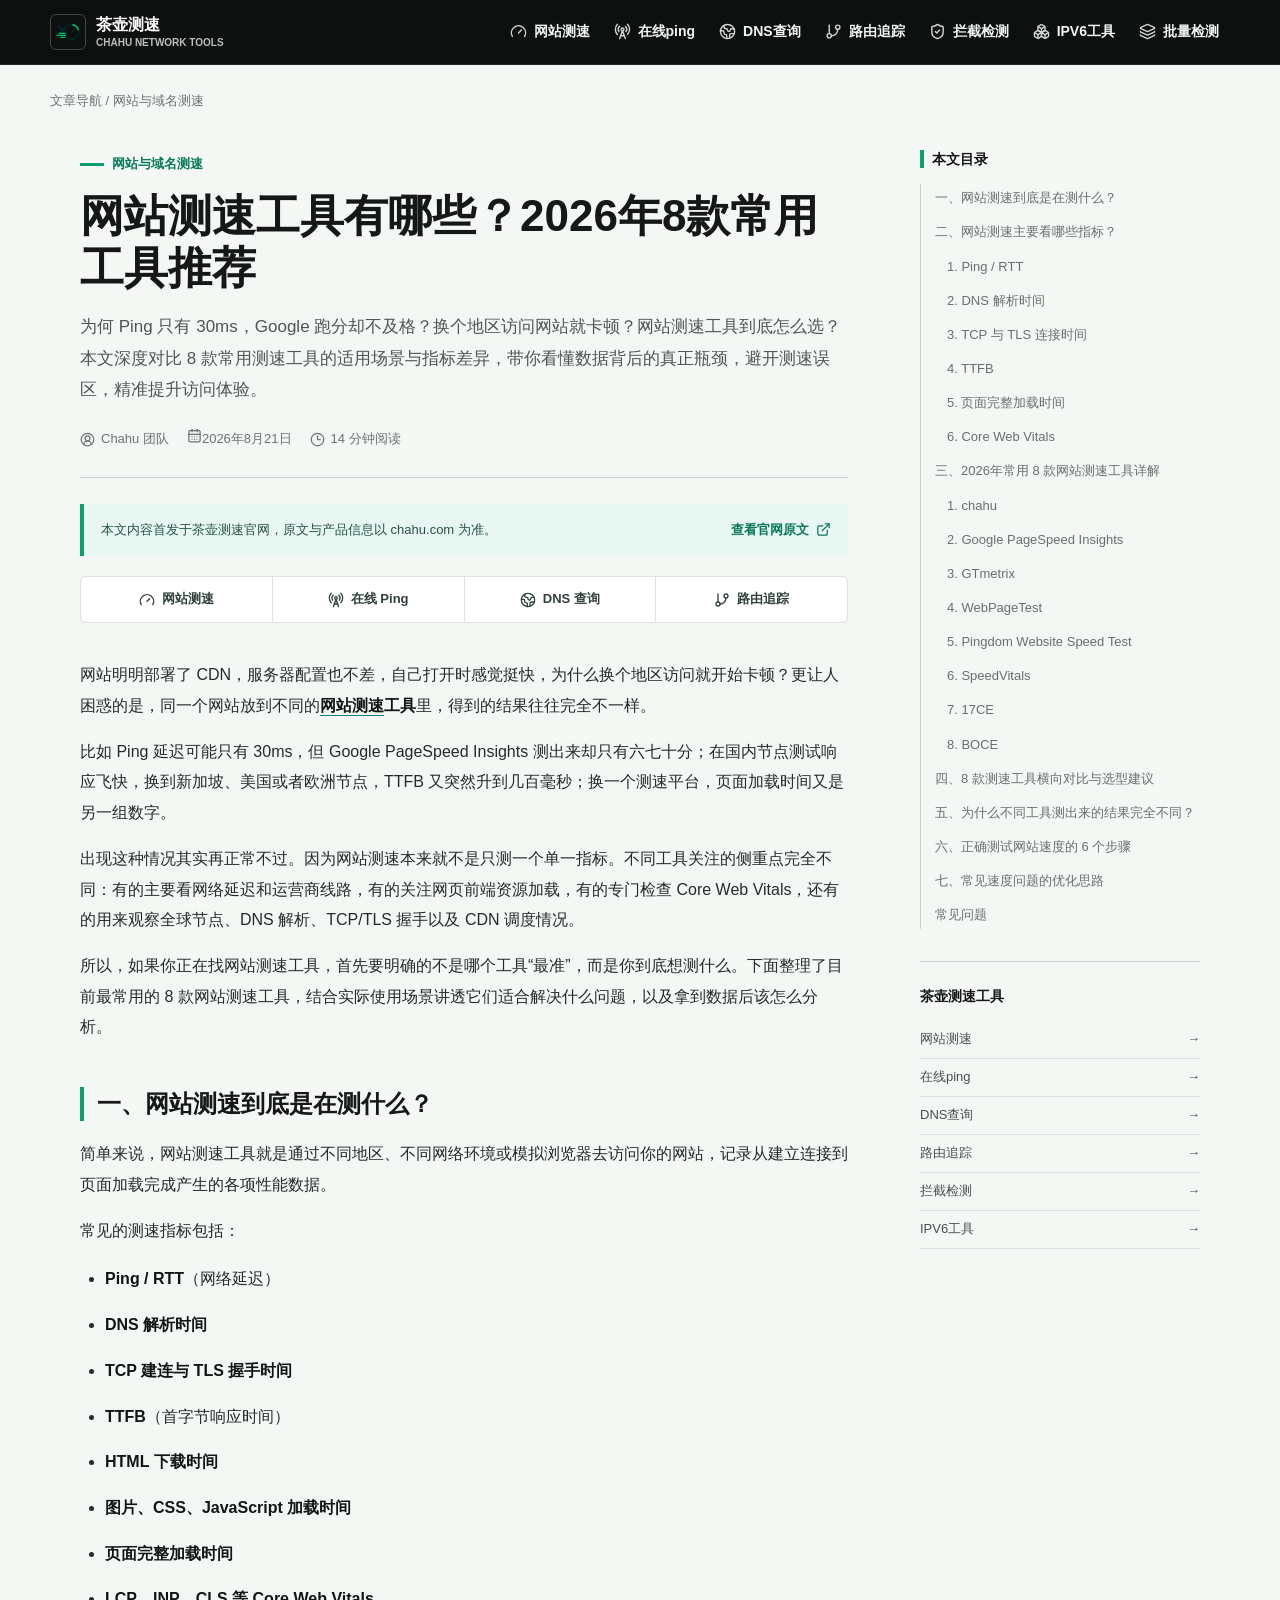
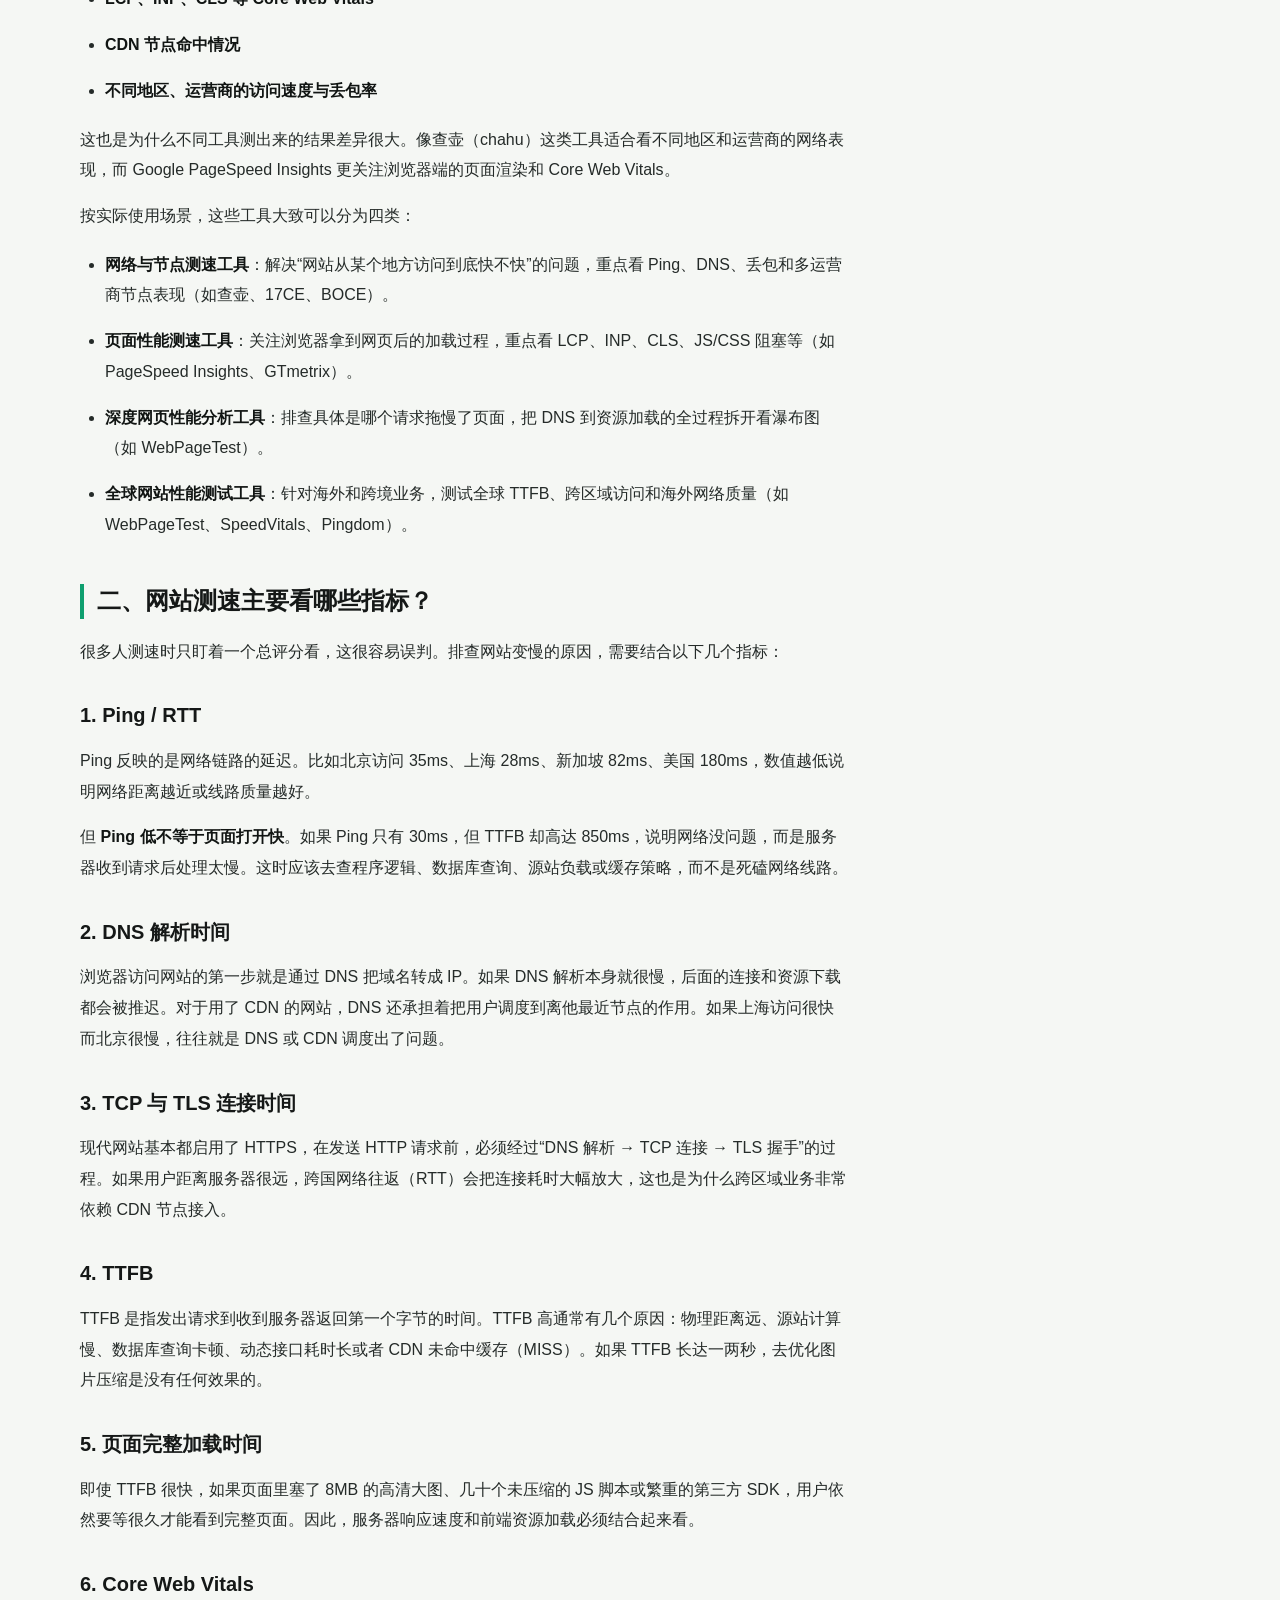
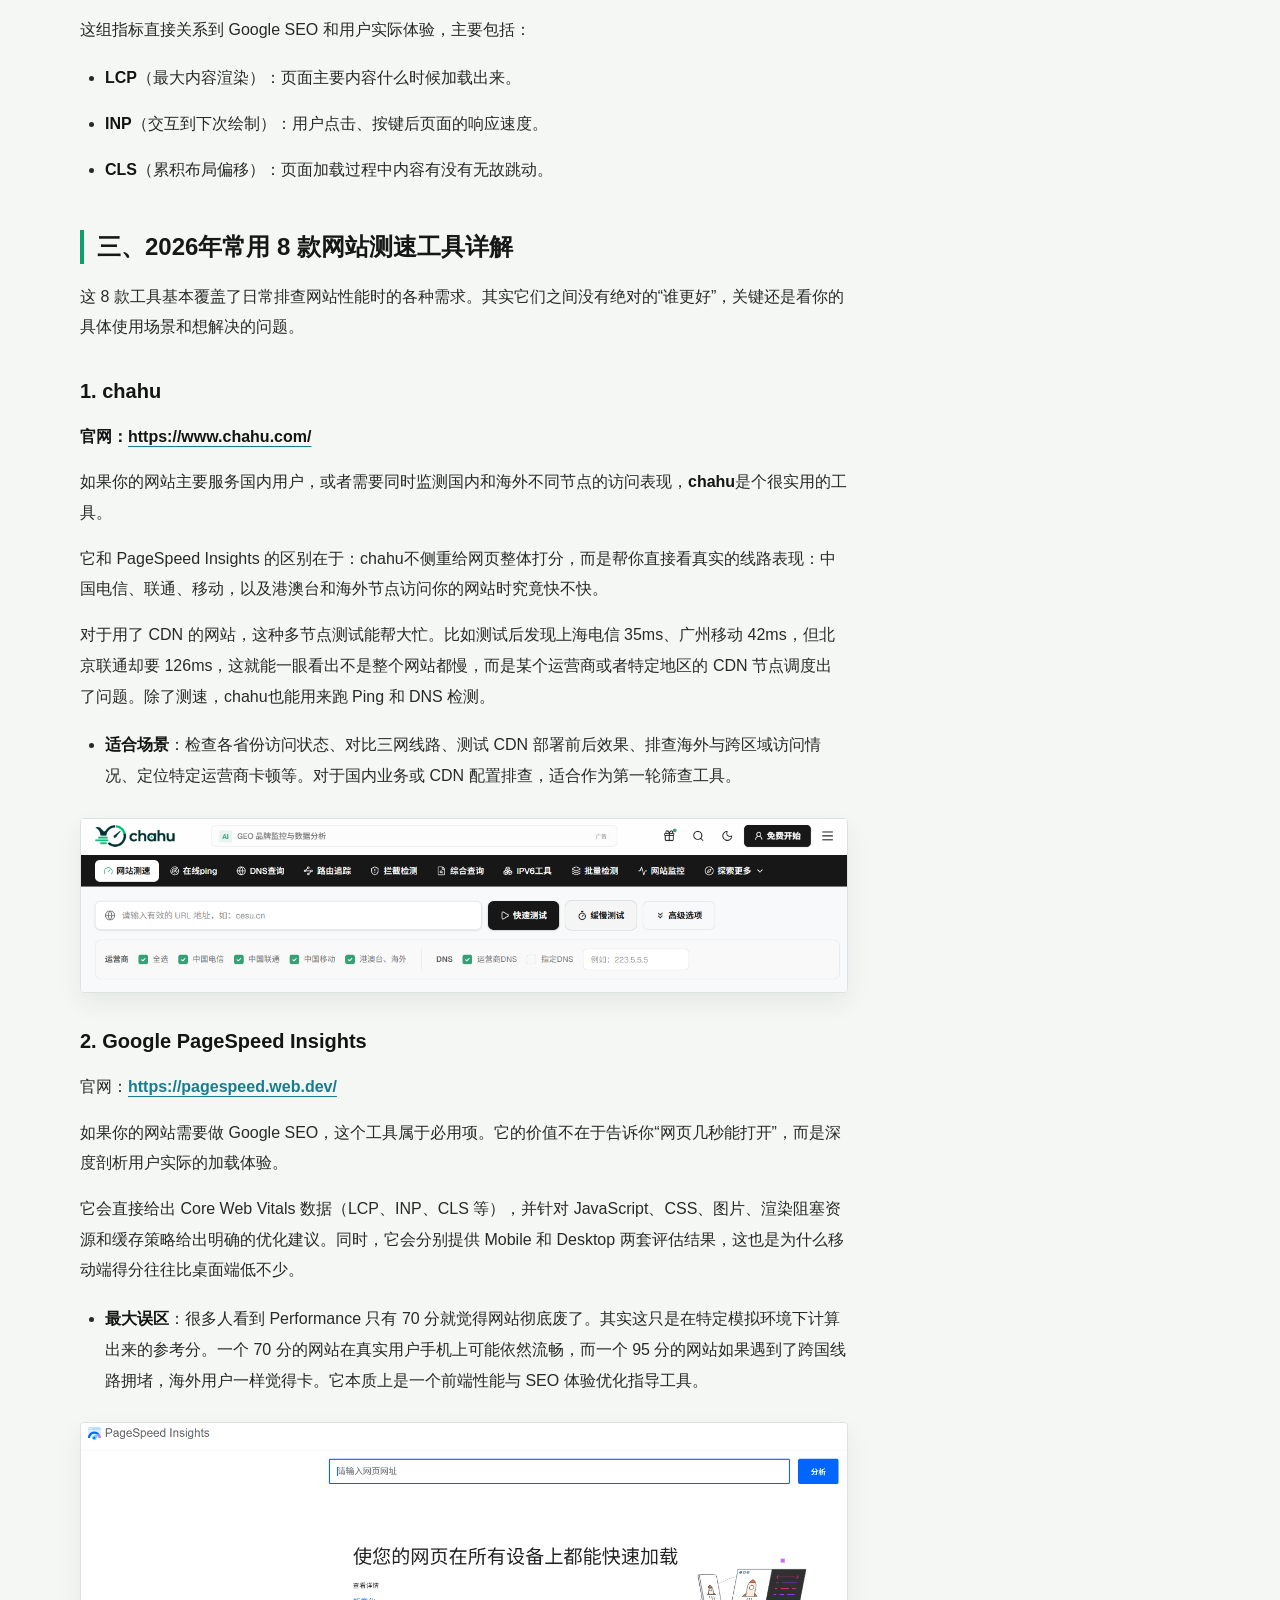
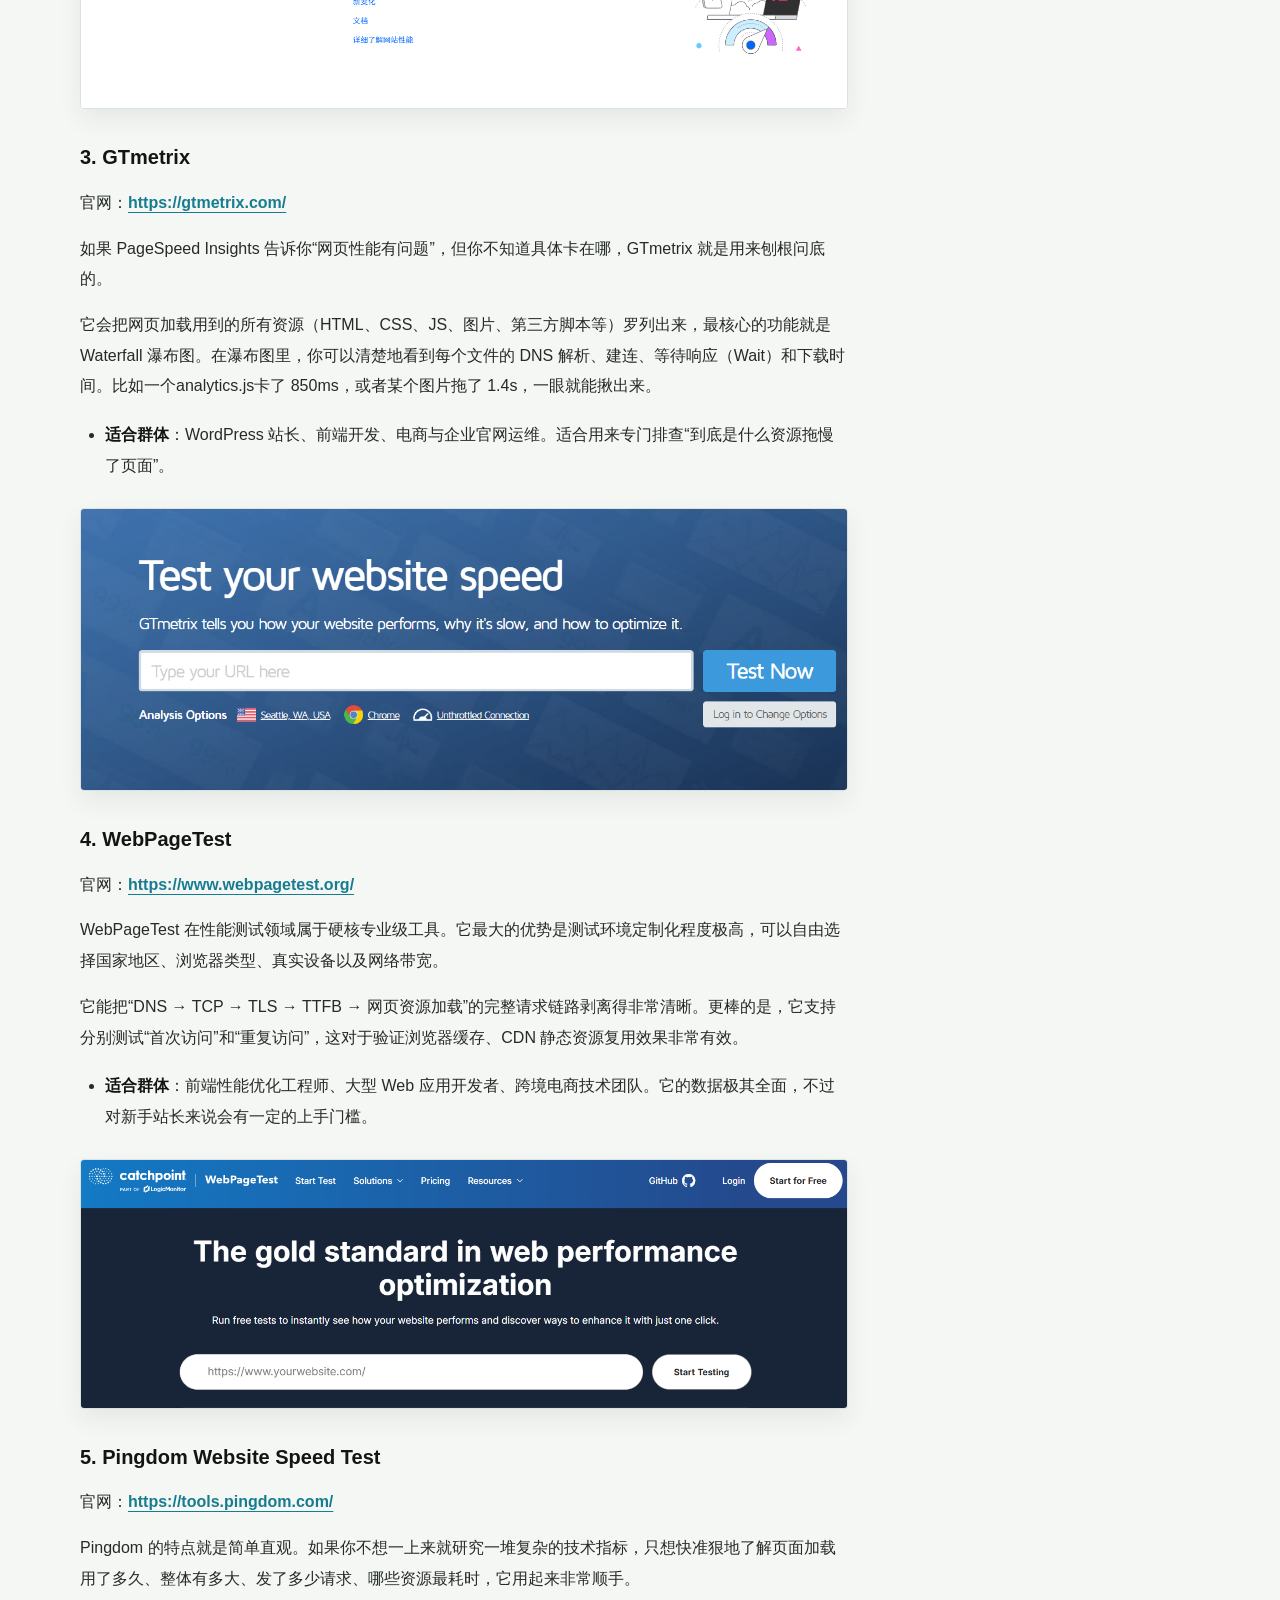
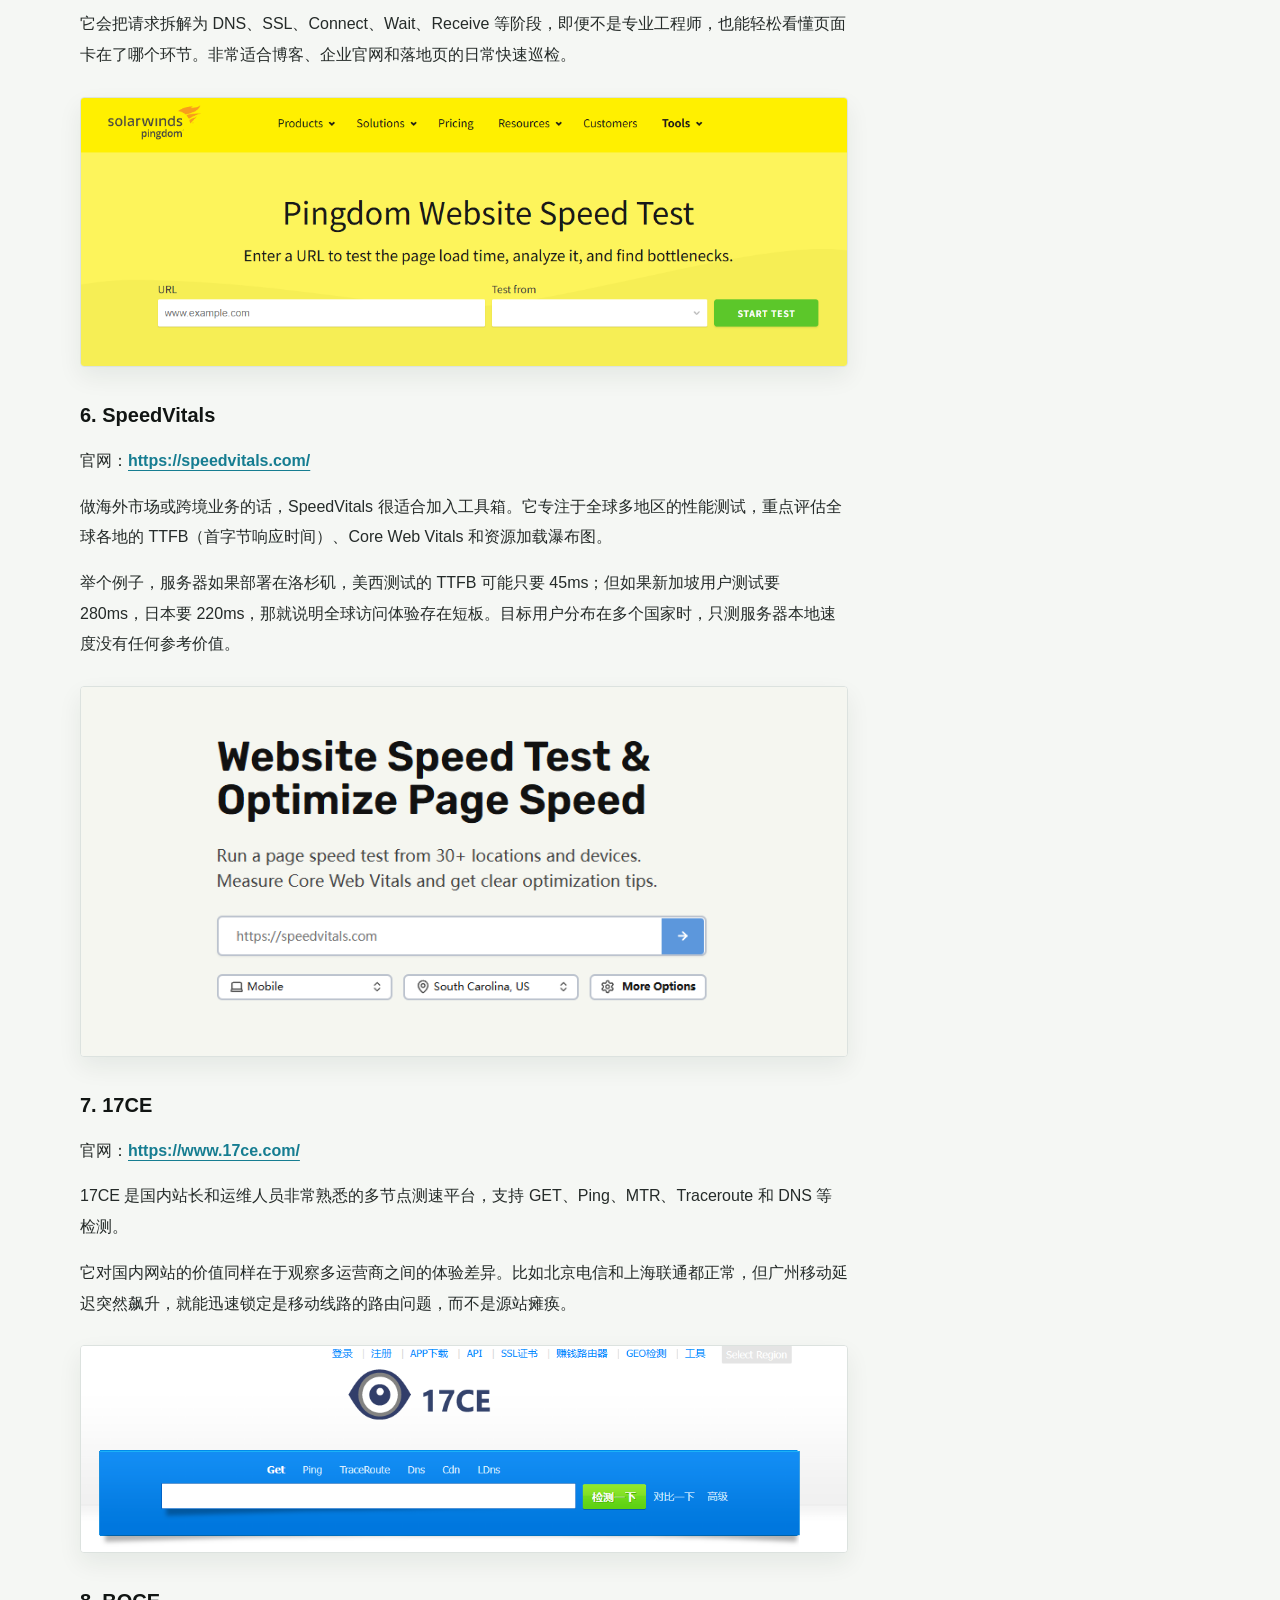
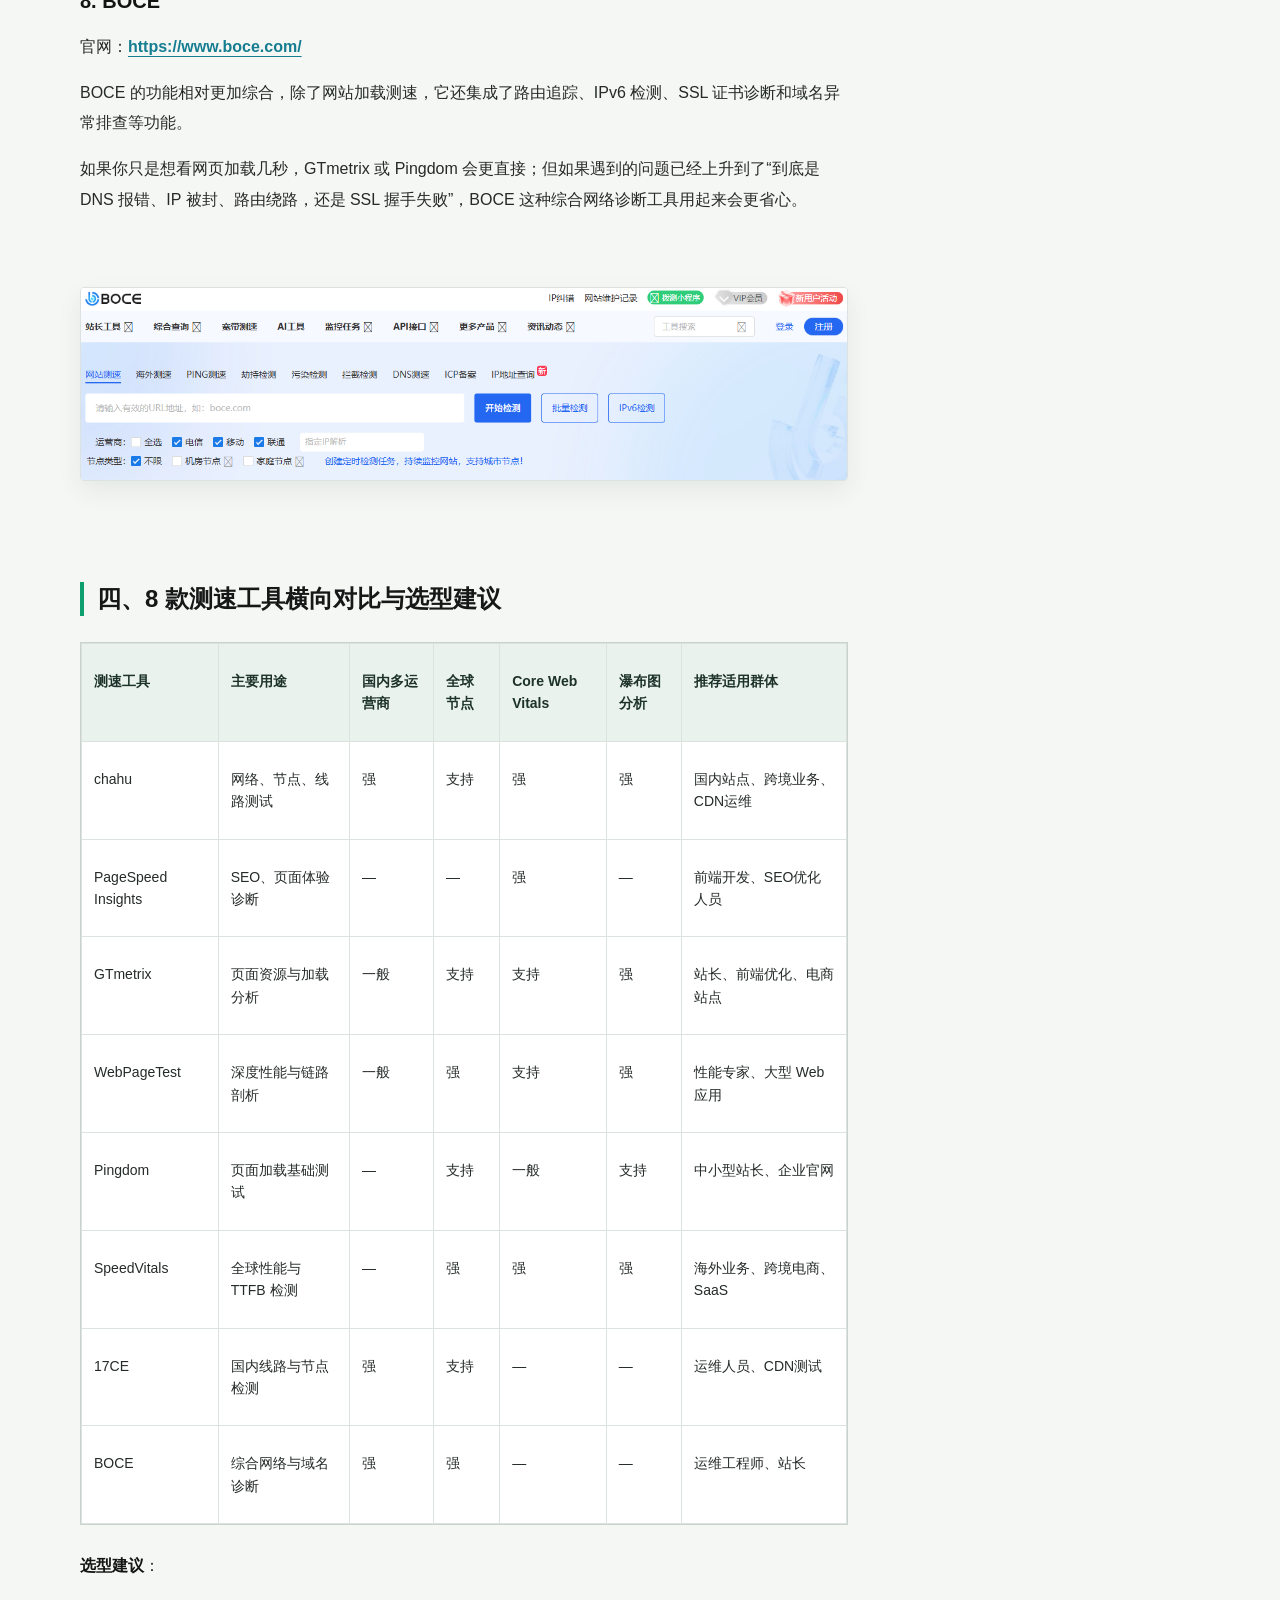
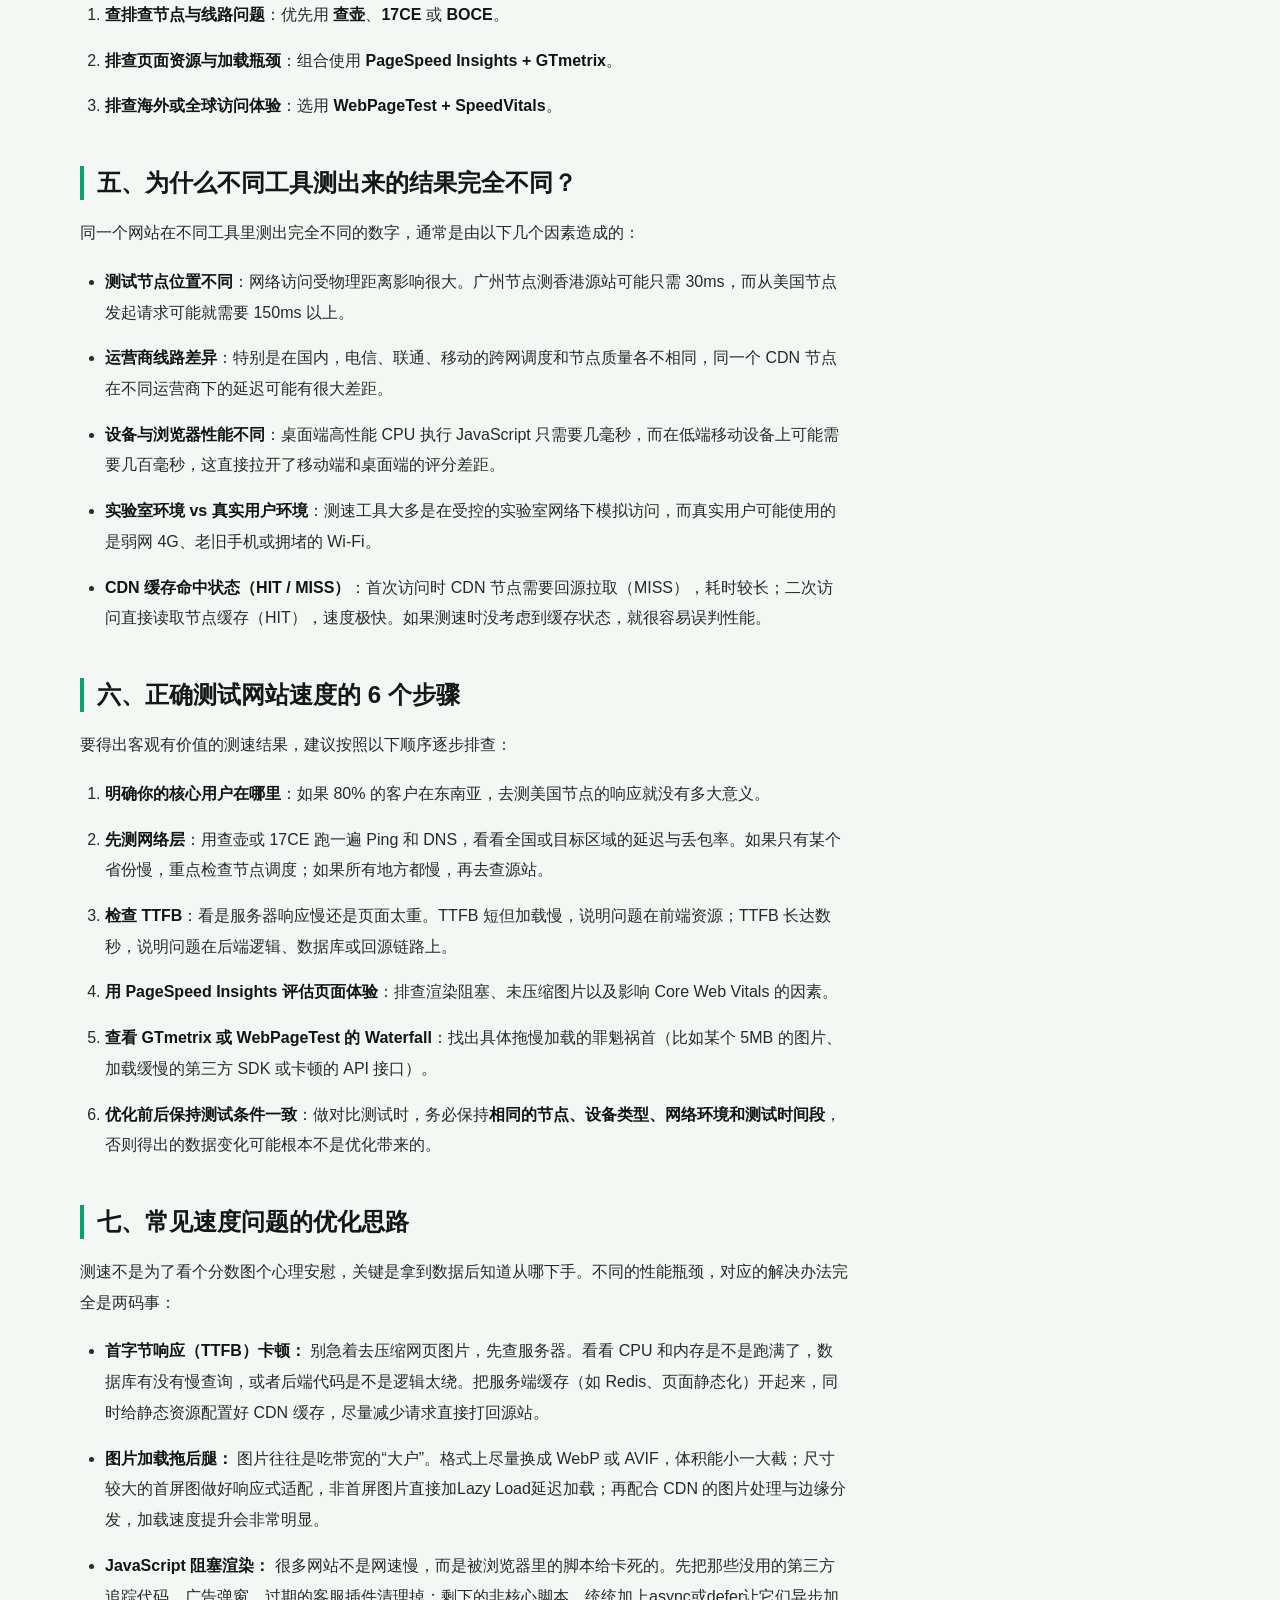
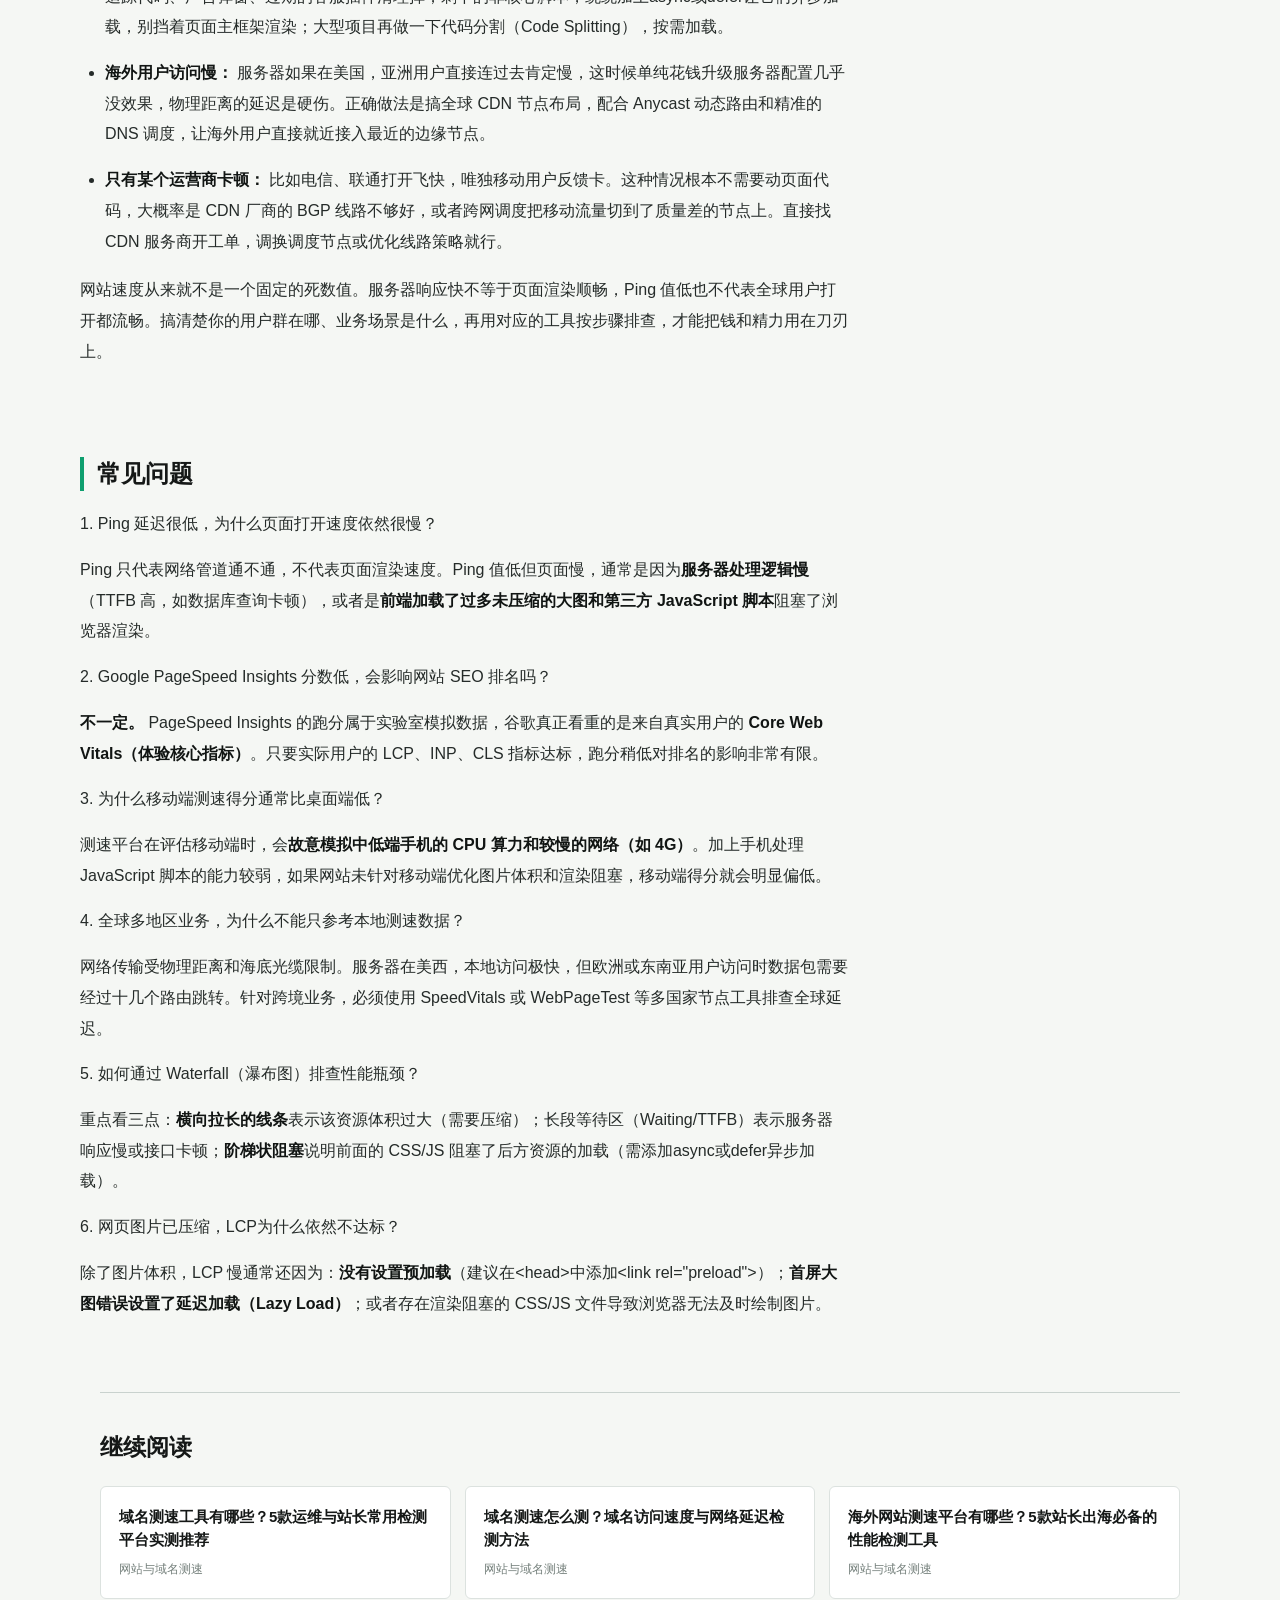
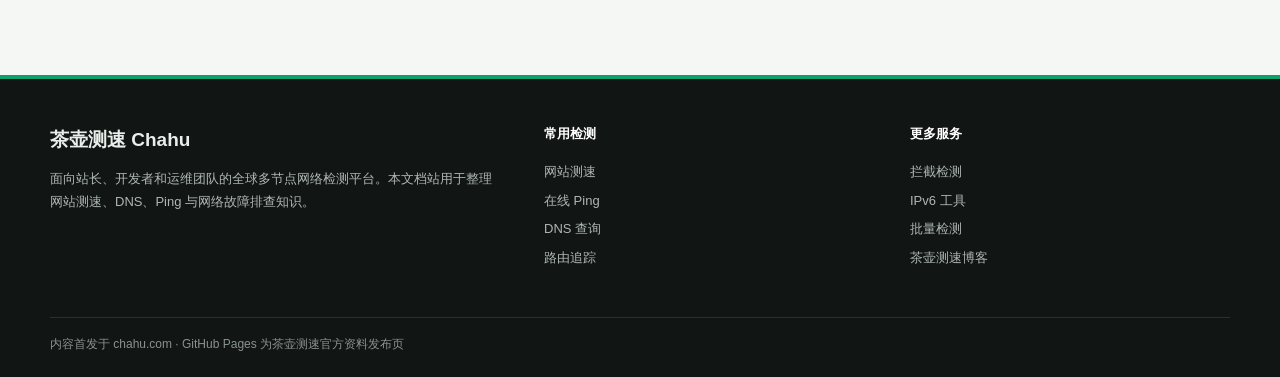
<file: website-speed-test-tools.html>
<!doctype html>
<html lang="zh-CN">
<head>
  <meta charset="utf-8">
  <meta name="viewport" content="width=device-width, initial-scale=1">
  <title>网站测速工具有哪些？2026年8款常用工具推荐​ | 茶壶测速</title>
  <meta name="description" content="为何 Ping 只有 30ms，Google 跑分却不及格？换个地区访问网站就卡顿？网站测速工具到底怎么选？本文深度对比 8 款常用测速工具的适用场景与指标差异，带你看懂数据背后的真正瓶颈，避开测速误区，精准提升访问体验。">
  <meta name="robots" content="index,follow,max-image-preview:large">
  <meta name="author" content="Chahu 团队">
  <meta name="theme-color" content="#0d100f">
  <link rel="canonical" href="https://www.chahu.com/blog/website-speed-test-tools">
  <link rel="icon" href="assets/chahu-icon.png" type="image/png">
  <link rel="apple-touch-icon" href="assets/chahu-icon.png">
  <meta property="og:locale" content="zh_CN">
  <meta property="og:type" content="article">
  <meta property="og:site_name" content="茶壶测速 Chahu">
  <meta property="og:title" content="网站测速工具有哪些？2026年8款常用工具推荐​ | 茶壶测速">
  <meta property="og:description" content="为何 Ping 只有 30ms，Google 跑分却不及格？换个地区访问网站就卡顿？网站测速工具到底怎么选？本文深度对比 8 款常用测速工具的适用场景与指标差异，带你看懂数据背后的真正瓶颈，避开测速误区，精准提升访问体验。">
  <meta property="og:url" content="https://chahucesu.github.io/chahu.com/website-speed-test-tools.html">
  <meta property="og:image" content="https://www.chahu.com/og/chahu-network-testing-v2.png">
  <meta name="twitter:card" content="summary_large_image">
  <meta name="twitter:title" content="网站测速工具有哪些？2026年8款常用工具推荐​ | 茶壶测速">
  <meta name="twitter:description" content="为何 Ping 只有 30ms，Google 跑分却不及格？换个地区访问网站就卡顿？网站测速工具到底怎么选？本文深度对比 8 款常用测速工具的适用场景与指标差异，带你看懂数据背后的真正瓶颈，避开测速误区，精准提升访问体验。">
  <meta name="twitter:image" content="https://www.chahu.com/og/chahu-network-testing-v2.png">
  <link rel="stylesheet" href="assets/styles.css">
  <script type="application/ld+json">{"@context":"https://schema.org","@type":"Article","headline":"网站测速工具有哪些？2026年8款常用工具推荐​","description":"为何 Ping 只有 30ms，Google 跑分却不及格？换个地区访问网站就卡顿？网站测速工具到底怎么选？本文深度对比 8 款常用测速工具的适用场景与指标差异，带你看懂数据背后的真正瓶颈，避开测速误区，精准提升访问体验。","datePublished":"2026-08-21T00:00:00.000Z","dateModified":"2026-08-21T08:54:44.000Z","mainEntityOfPage":"https://www.chahu.com/blog/website-speed-test-tools","image":"https://www.chahu.com/og/chahu-network-testing-v2.png","author":{"@type":"Organization","name":"Chahu 团队","url":"https://www.chahu.com/"},"publisher":{"@type":"Organization","name":"Chahu","url":"https://www.chahu.com/"}}</script>
</head>
<body>

<a class="skip-link" href="#main-content">跳到正文</a>
<div class="reading-progress" data-reading-progress aria-hidden="true"></div>
<header class="site-header">
  <div class="header-inner">
    <a class="brand" href="https://www.chahu.com/" aria-label="茶壶测速官网">
      <span class="brand-mark"><img src="assets/chahu-icon.png" width="32" height="32" alt=""></span>
      <span class="brand-name">茶壶测速<small>Chahu Network Tools</small></span>
    </a>
    <button class="nav-toggle" type="button" data-nav-toggle aria-label="打开菜单" aria-expanded="false"><svg class="lucide lucide-menu" xmlns="http://www.w3.org/2000/svg" width="24" height="24" viewBox="0 0 24 24" fill="none" stroke="currentColor" stroke-width="2" stroke-linecap="round" stroke-linejoin="round" aria-hidden="true"><line x1="4" x2="20" y1="12" y2="12"></line><line x1="4" x2="20" y1="6" y2="6"></line><line x1="4" x2="20" y1="18" y2="18"></line></svg></button>
    <nav class="main-nav" data-main-nav aria-label="茶壶测速工具导航"><a href="https://www.chahu.com/"><svg class="lucide lucide-gauge" xmlns="http://www.w3.org/2000/svg" width="24" height="24" viewBox="0 0 24 24" fill="none" stroke="currentColor" stroke-width="2" stroke-linecap="round" stroke-linejoin="round" aria-hidden="true"><path d="m12 14 4-4"></path><path d="M3.34 19a10 10 0 1 1 17.32 0"></path></svg><span>网站测速</span></a><a href="https://www.chahu.com/ping"><svg class="lucide lucide-radio-tower" xmlns="http://www.w3.org/2000/svg" width="24" height="24" viewBox="0 0 24 24" fill="none" stroke="currentColor" stroke-width="2" stroke-linecap="round" stroke-linejoin="round" aria-hidden="true"><path d="M4.9 16.1C1 12.2 1 5.8 4.9 1.9"></path><path d="M7.8 4.7a6.14 6.14 0 0 0-.8 7.5"></path><circle cx="12" cy="9" r="2"></circle><path d="M16.2 4.8c2 2 2.26 5.11.8 7.47"></path><path d="M19.1 1.9a9.96 9.96 0 0 1 0 14.1"></path><path d="M9.5 18h5"></path><path d="m8 22 4-11 4 11"></path></svg><span>在线ping</span></a><a href="https://www.chahu.com/dns"><svg class="lucide lucide-globe-2" xmlns="http://www.w3.org/2000/svg" width="24" height="24" viewBox="0 0 24 24" fill="none" stroke="currentColor" stroke-width="2" stroke-linecap="round" stroke-linejoin="round" aria-hidden="true"><path d="M21.54 15H17a2 2 0 0 0-2 2v4.54"></path><path d="M7 3.34V5a3 3 0 0 0 3 3a2 2 0 0 1 2 2c0 1.1.9 2 2 2a2 2 0 0 0 2-2c0-1.1.9-2 2-2h3.17"></path><path d="M11 21.95V18a2 2 0 0 0-2-2a2 2 0 0 1-2-2v-1a2 2 0 0 0-2-2H2.05"></path><circle cx="12" cy="12" r="10"></circle></svg><span>DNS查询</span></a><a href="https://www.chahu.com/trace"><svg class="lucide lucide-git-branch" xmlns="http://www.w3.org/2000/svg" width="24" height="24" viewBox="0 0 24 24" fill="none" stroke="currentColor" stroke-width="2" stroke-linecap="round" stroke-linejoin="round" aria-hidden="true"><line x1="6" x2="6" y1="3" y2="15"></line><circle cx="18" cy="6" r="3"></circle><circle cx="6" cy="18" r="3"></circle><path d="M18 9a9 9 0 0 1-9 9"></path></svg><span>路由追踪</span></a><a href="https://www.chahu.com/block"><svg class="lucide lucide-shield-check" xmlns="http://www.w3.org/2000/svg" width="24" height="24" viewBox="0 0 24 24" fill="none" stroke="currentColor" stroke-width="2" stroke-linecap="round" stroke-linejoin="round" aria-hidden="true"><path d="M20 13c0 5-3.5 7.5-7.66 8.95a1 1 0 0 1-.67-.01C7.5 20.5 4 18 4 13V6a1 1 0 0 1 1-1c2 0 4.5-1.2 6.24-2.72a1.17 1.17 0 0 1 1.52 0C14.51 3.81 17 5 19 5a1 1 0 0 1 1 1z"></path><path d="m9 12 2 2 4-4"></path></svg><span>拦截检测</span></a><a href="https://www.chahu.com/ipv6"><svg class="lucide lucide-boxes" xmlns="http://www.w3.org/2000/svg" width="24" height="24" viewBox="0 0 24 24" fill="none" stroke="currentColor" stroke-width="2" stroke-linecap="round" stroke-linejoin="round" aria-hidden="true"><path d="M2.97 12.92A2 2 0 0 0 2 14.63v3.24a2 2 0 0 0 .97 1.71l3 1.8a2 2 0 0 0 2.06 0L12 19v-5.5l-5-3-4.03 2.42Z"></path><path d="m7 16.5-4.74-2.85"></path><path d="m7 16.5 5-3"></path><path d="M7 16.5v5.17"></path><path d="M12 13.5V19l3.97 2.38a2 2 0 0 0 2.06 0l3-1.8a2 2 0 0 0 .97-1.71v-3.24a2 2 0 0 0-.97-1.71L17 10.5l-5 3Z"></path><path d="m17 16.5-5-3"></path><path d="m17 16.5 4.74-2.85"></path><path d="M17 16.5v5.17"></path><path d="M7.97 4.42A2 2 0 0 0 7 6.13v4.37l5 3 5-3V6.13a2 2 0 0 0-.97-1.71l-3-1.8a2 2 0 0 0-2.06 0l-3 1.8Z"></path><path d="M12 8 7.26 5.15"></path><path d="m12 8 4.74-2.85"></path><path d="M12 13.5V8"></path></svg><span>IPV6工具</span></a><a href="https://www.chahu.com/batch"><svg class="lucide lucide-layers-3" xmlns="http://www.w3.org/2000/svg" width="24" height="24" viewBox="0 0 24 24" fill="none" stroke="currentColor" stroke-width="2" stroke-linecap="round" stroke-linejoin="round" aria-hidden="true"><path d="M12.83 2.18a2 2 0 0 0-1.66 0L2.6 6.08a1 1 0 0 0 0 1.83l8.58 3.91a2 2 0 0 0 1.66 0l8.58-3.9a1 1 0 0 0 0-1.83z"></path><path d="M2 12a1 1 0 0 0 .58.91l8.6 3.91a2 2 0 0 0 1.65 0l8.58-3.9A1 1 0 0 0 22 12"></path><path d="M2 17a1 1 0 0 0 .58.91l8.6 3.91a2 2 0 0 0 1.65 0l8.58-3.9A1 1 0 0 0 22 17"></path></svg><span>批量检测</span></a></nav>
  </div>
</header>
<nav class="breadcrumb" aria-label="面包屑"><a href="index.html">文章导航</a> / <span>网站与域名测速</span></nav>
<main id="main-content" class="article-layout">
  <article class="article-main">
    <header class="article-header">
      <p class="eyebrow">网站与域名测速</p>
      <h1>网站测速工具有哪些？2026年8款常用工具推荐​</h1>
      <p class="article-lead">为何 Ping 只有 30ms，Google 跑分却不及格？换个地区访问网站就卡顿？网站测速工具到底怎么选？本文深度对比 8 款常用测速工具的适用场景与指标差异，带你看懂数据背后的真正瓶颈，避开测速误区，精准提升访问体验。</p>
      <div class="article-meta">
        <span><svg class="lucide lucide-circle-user-round" xmlns="http://www.w3.org/2000/svg" width="24" height="24" viewBox="0 0 24 24" fill="none" stroke="currentColor" stroke-width="2" stroke-linecap="round" stroke-linejoin="round" aria-hidden="true"><path d="M18 20a6 6 0 0 0-12 0"></path><circle cx="12" cy="10" r="4"></circle><circle cx="12" cy="12" r="10"></circle></svg>Chahu 团队</span>
        <time datetime="2026-08-21"><svg class="lucide lucide-calendar-days" xmlns="http://www.w3.org/2000/svg" width="24" height="24" viewBox="0 0 24 24" fill="none" stroke="currentColor" stroke-width="2" stroke-linecap="round" stroke-linejoin="round" aria-hidden="true"><path d="M8 2v4"></path><path d="M16 2v4"></path><rect width="18" height="18" x="3" y="4" rx="2"></rect><path d="M3 10h18"></path><path d="M8 14h.01"></path><path d="M12 14h.01"></path><path d="M16 14h.01"></path><path d="M8 18h.01"></path><path d="M12 18h.01"></path><path d="M16 18h.01"></path></svg>2026年8月21日</time>
        <span><svg class="lucide lucide-clock-3" xmlns="http://www.w3.org/2000/svg" width="24" height="24" viewBox="0 0 24 24" fill="none" stroke="currentColor" stroke-width="2" stroke-linecap="round" stroke-linejoin="round" aria-hidden="true"><circle cx="12" cy="12" r="10"></circle><polyline points="12 6 12 12 16.5 12"></polyline></svg>14 分钟阅读</span>
      </div>
    </header>
    <div class="source-strip">
      <p>本文内容首发于茶壶测速官网，原文与产品信息以 chahu.com 为准。</p>
      <a href="https://www.chahu.com/blog/website-speed-test-tools">查看官网原文<svg class="lucide lucide-external-link" xmlns="http://www.w3.org/2000/svg" width="24" height="24" viewBox="0 0 24 24" fill="none" stroke="currentColor" stroke-width="2" stroke-linecap="round" stroke-linejoin="round" aria-hidden="true"><path d="M15 3h6v6"></path><path d="M10 14 21 3"></path><path d="M18 13v6a2 2 0 0 1-2 2H5a2 2 0 0 1-2-2V8a2 2 0 0 1 2-2h6"></path></svg></a>
    </div>
    <nav class="article-tool-links" aria-label="常用网络检测工具"><a href="https://www.chahu.com/"><svg class="lucide lucide-gauge" xmlns="http://www.w3.org/2000/svg" width="24" height="24" viewBox="0 0 24 24" fill="none" stroke="currentColor" stroke-width="2" stroke-linecap="round" stroke-linejoin="round" aria-hidden="true"><path d="m12 14 4-4"></path><path d="M3.34 19a10 10 0 1 1 17.32 0"></path></svg><span>网站测速</span></a><a href="https://www.chahu.com/ping"><svg class="lucide lucide-radio-tower" xmlns="http://www.w3.org/2000/svg" width="24" height="24" viewBox="0 0 24 24" fill="none" stroke="currentColor" stroke-width="2" stroke-linecap="round" stroke-linejoin="round" aria-hidden="true"><path d="M4.9 16.1C1 12.2 1 5.8 4.9 1.9"></path><path d="M7.8 4.7a6.14 6.14 0 0 0-.8 7.5"></path><circle cx="12" cy="9" r="2"></circle><path d="M16.2 4.8c2 2 2.26 5.11.8 7.47"></path><path d="M19.1 1.9a9.96 9.96 0 0 1 0 14.1"></path><path d="M9.5 18h5"></path><path d="m8 22 4-11 4 11"></path></svg><span>在线 Ping</span></a><a href="https://www.chahu.com/dns"><svg class="lucide lucide-globe-2" xmlns="http://www.w3.org/2000/svg" width="24" height="24" viewBox="0 0 24 24" fill="none" stroke="currentColor" stroke-width="2" stroke-linecap="round" stroke-linejoin="round" aria-hidden="true"><path d="M21.54 15H17a2 2 0 0 0-2 2v4.54"></path><path d="M7 3.34V5a3 3 0 0 0 3 3a2 2 0 0 1 2 2c0 1.1.9 2 2 2a2 2 0 0 0 2-2c0-1.1.9-2 2-2h3.17"></path><path d="M11 21.95V18a2 2 0 0 0-2-2a2 2 0 0 1-2-2v-1a2 2 0 0 0-2-2H2.05"></path><circle cx="12" cy="12" r="10"></circle></svg><span>DNS 查询</span></a><a href="https://www.chahu.com/trace"><svg class="lucide lucide-git-branch" xmlns="http://www.w3.org/2000/svg" width="24" height="24" viewBox="0 0 24 24" fill="none" stroke="currentColor" stroke-width="2" stroke-linecap="round" stroke-linejoin="round" aria-hidden="true"><line x1="6" x2="6" y1="3" y2="15"></line><circle cx="18" cy="6" r="3"></circle><circle cx="6" cy="18" r="3"></circle><path d="M18 9a9 9 0 0 1-9 9"></path></svg><span>路由追踪</span></a></nav>
    <div class="article-body"><p>网站明明部署了 CDN，服务器配置也不差，自己打开时感觉挺快，为什么换个地区访问就开始卡顿？更让人困惑的是，同一个网站放到不同的<a href="https://www.chahu.com/"><strong>网站测速</strong></a><strong>工具</strong>里，得到的结果往往完全不一样。</p><p>比如 Ping 延迟可能只有 30ms，但 Google PageSpeed Insights 测出来却只有六七十分；在国内节点测试响应飞快，换到新加坡、美国或者欧洲节点，TTFB 又突然升到几百毫秒；换一个测速平台，页面加载时间又是另一组数字。</p><p>出现这种情况其实再正常不过。因为网站测速本来就不是只测一个单一指标。不同工具关注的侧重点完全不同：有的主要看网络延迟和运营商线路，有的关注网页前端资源加载，有的专门检查 Core Web Vitals，还有的用来观察全球节点、DNS 解析、TCP/TLS 握手以及 CDN 调度情况。</p><p>所以，如果你正在找网站测速工具，首先要明确的不是哪个工具“最准”，而是你到底想测什么。下面整理了目前最常用的 8 款网站测速工具，结合实际使用场景讲透它们适合解决什么问题，以及拿到数据后该怎么分析。</p><h2 id="section-1">一、网站测速到底是在测什么？</h2><p>简单来说，网站测速工具就是通过不同地区、不同网络环境或模拟浏览器去访问你的网站，记录从建立连接到页面加载完成产生的各项性能数据。</p><p>常见的测速指标包括：</p><ul><li><p><strong>Ping / RTT</strong>（网络延迟）</p></li><li><p><strong>DNS 解析时间</strong></p></li><li><p><strong>TCP 建连与 TLS 握手时间</strong></p></li><li><p><strong>TTFB</strong>（首字节响应时间）</p></li><li><p><strong>HTML 下载时间</strong></p></li><li><p><strong>图片、CSS、JavaScript 加载时间</strong></p></li><li><p><strong>页面完整加载时间</strong></p></li><li><p><strong>LCP、INP、CLS 等 Core Web Vitals</strong></p></li><li><p><strong>CDN 节点命中情况</strong></p></li><li><p><strong>不同地区、运营商的访问速度与丢包率</strong></p></li></ul><p>这也是为什么不同工具测出来的结果差异很大。像查壶（chahu）这类工具适合看不同地区和运营商的网络表现，而 Google PageSpeed Insights 更关注浏览器端的页面渲染和 Core Web Vitals。</p><p>按实际使用场景，这些工具大致可以分为四类：</p><ul><li><p><strong>网络与节点测速工具</strong>：解决“网站从某个地方访问到底快不快”的问题，重点看 Ping、DNS、丢包和多运营商节点表现（如查壶、17CE、BOCE）。</p></li><li><p><strong>页面性能测速工具</strong>：关注浏览器拿到网页后的加载过程，重点看 LCP、INP、CLS、JS/CSS 阻塞等（如 PageSpeed Insights、GTmetrix）。</p></li><li><p><strong>深度网页性能分析工具</strong>：排查具体是哪个请求拖慢了页面，把 DNS 到资源加载的全过程拆开看瀑布图（如 WebPageTest）。</p></li><li><p><strong>全球网站性能测试工具</strong>：针对海外和跨境业务，测试全球 TTFB、跨区域访问和海外网络质量（如 WebPageTest、SpeedVitals、Pingdom）。</p></li></ul><h2 id="section-2">二、网站测速主要看哪些指标？</h2><p>很多人测速时只盯着一个总评分看，这很容易误判。排查网站变慢的原因，需要结合以下几个指标：</p><h3 id="1-ping-rtt">1. Ping / RTT</h3><p>Ping 反映的是网络链路的延迟。比如北京访问 35ms、上海 28ms、新加坡 82ms、美国 180ms，数值越低说明网络距离越近或线路质量越好。</p><p>但 <strong>Ping 低不等于页面打开快</strong>。如果 Ping 只有 30ms，但 TTFB 却高达 850ms，说明网络没问题，而是服务器收到请求后处理太慢。这时应该去查程序逻辑、数据库查询、源站负载或缓存策略，而不是死磕网络线路。</p><h3 id="2-dns">2. DNS 解析时间</h3><p>浏览器访问网站的第一步就是通过 DNS 把域名转成 IP。如果 DNS 解析本身就很慢，后面的连接和资源下载都会被推迟。对于用了 CDN 的网站，DNS 还承担着把用户调度到离他最近节点的作用。如果上海访问很快而北京很慢，往往就是 DNS 或 CDN 调度出了问题。</p><h3 id="3-tcp-tls">3. TCP 与 TLS 连接时间</h3><p>现代网站基本都启用了 HTTPS，在发送 HTTP 请求前，必须经过“DNS 解析 → TCP 连接 → TLS 握手”的过程。如果用户距离服务器很远，跨国网络往返（RTT）会把连接耗时大幅放大，这也是为什么跨区域业务非常依赖 CDN 节点接入。</p><h3 id="4-ttfb">4. TTFB</h3><p>TTFB 是指发出请求到收到服务器返回第一个字节的时间。TTFB 高通常有几个原因：物理距离远、源站计算慢、数据库查询卡顿、动态接口耗时长或者 CDN 未命中缓存（MISS）。如果 TTFB 长达一两秒，去优化图片压缩是没有任何效果的。</p><h3 id="5">5. 页面完整加载时间</h3><p>即使 TTFB 很快，如果页面里塞了 8MB 的高清大图、几十个未压缩的 JS 脚本或繁重的第三方 SDK，用户依然要等很久才能看到完整页面。因此，服务器响应速度和前端资源加载必须结合起来看。</p><h3 id="6-core-web-vitals">6. Core Web Vitals</h3><p>这组指标直接关系到 Google SEO 和用户实际体验，主要包括：</p><ul><li><p><strong>LCP</strong>（最大内容渲染）：页面主要内容什么时候加载出来。</p></li><li><p><strong>INP</strong>（交互到下次绘制）：用户点击、按键后页面的响应速度。</p></li><li><p><strong>CLS</strong>（累积布局偏移）：页面加载过程中内容有没有无故跳动。</p></li></ul><h2 id="2026-8">三、2026年常用 8 款网站测速工具详解</h2><p>这 8 款工具基本覆盖了日常排查网站性能时的各种需求。其实它们之间没有绝对的“谁更好”，关键还是看你的具体使用场景和想解决的问题。</p><h3 id="1-chahu"><strong>1. chahu</strong></h3><p><strong>官网：</strong><a href="https://www.chahu.com/"><strong>https://www.chahu.com/</strong></a></p><p>如果你的网站主要服务国内用户，或者需要同时监测国内和海外不同节点的访问表现，<strong>chahu</strong>是个很实用的工具。</p><p>它和 PageSpeed Insights 的区别在于：chahu不侧重给网页整体打分，而是帮你直接看真实的线路表现：中国电信、联通、移动，以及港澳台和海外节点访问你的网站时究竟快不快。</p><p>对于用了 CDN 的网站，这种多节点测试能帮大忙。比如测试后发现上海电信 35ms、广州移动 42ms，但北京联通却要 126ms，这就能一眼看出不是整个网站都慢，而是某个运营商或者特定地区的 CDN 节点调度出了问题。除了测速，chahu也能用来跑 Ping 和 DNS 检测。</p><ul><li><p><strong>适合场景</strong>：检查各省份访问状态、对比三网线路、测试 CDN 部署前后效果、排查海外与跨区域访问情况、定位特定运营商卡顿等。对于国内业务或 CDN 配置排查，适合作为第一轮筛查工具。</p></li></ul><img src="assets/articles/website-speed-test-tools/image-01.png" alt="ScreenShot_2026-08-21_155343_677.png" loading="lazy" decoding="async"><p></p><h3 id="2-google-pagespeed-insights"><strong>2. Google PageSpeed Insights</strong> </h3><p>官网：<a href="https://pagespeed.web.dev/">https://pagespeed.web.dev/</a></p><p>如果你的网站需要做 Google SEO，这个工具属于必用项。它的价值不在于告诉你“网页几秒能打开”，而是深度剖析用户实际的加载体验。</p><p>它会直接给出 Core Web Vitals 数据（LCP、INP、CLS 等），并针对 JavaScript、CSS、图片、渲染阻塞资源和缓存策略给出明确的优化建议。同时，它会分别提供 Mobile 和 Desktop 两套评估结果，这也是为什么移动端得分往往比桌面端低不少。</p><ul><li><p><strong>最大误区</strong>：很多人看到 Performance 只有 70 分就觉得网站彻底废了。其实这只是在特定模拟环境下计算出来的参考分。一个 70 分的网站在真实用户手机上可能依然流畅，而一个 95 分的网站如果遇到了跨国线路拥堵，海外用户一样觉得卡。它本质上是一个前端性能与 SEO 体验优化指导工具。</p></li></ul><img src="assets/articles/website-speed-test-tools/image-02.png" alt="ScreenShot_2026-08-21_155441_552.png" loading="lazy" decoding="async"><p></p><h3 id="3-gtmetrix"><strong>3. GTmetrix</strong> </h3><p>官网：<a href="https://gtmetrix.com/%E2%80%8B">https://gtmetrix.com/​</a></p><p>如果 PageSpeed Insights 告诉你“网页性能有问题”，但你不知道具体卡在哪，GTmetrix 就是用来刨根问底的。</p><p>它会把网页加载用到的所有资源（HTML、CSS、JS、图片、第三方脚本等）罗列出来，最核心的功能就是 Waterfall 瀑布图。在瀑布图里，你可以清楚地看到每个文件的 DNS 解析、建连、等待响应（Wait）和下载时间。比如一个analytics.js卡了 850ms，或者某个图片拖了 1.4s，一眼就能揪出来。</p><ul><li><p><strong>适合群体</strong>：WordPress 站长、前端开发、电商与企业官网运维。适合用来专门排查“到底是什么资源拖慢了页面”。</p></li></ul><img src="assets/articles/website-speed-test-tools/image-03.png" alt="ScreenShot_2026-08-21_155523_084.png" loading="lazy" decoding="async"><p></p><h3 id="4-webpagetest"><strong>4. WebPageTest</strong> </h3><p>官网：<a href="https://www.webpagetest.org/%E2%80%8B">https://www.webpagetest.org/​</a></p><p>WebPageTest 在性能测试领域属于硬核专业级工具。它最大的优势是测试环境定制化程度极高，可以自由选择国家地区、浏览器类型、真实设备以及网络带宽。</p><p>它能把“DNS → TCP → TLS → TTFB → 网页资源加载”的完整请求链路剥离得非常清晰。更棒的是，它支持分别测试“首次访问”和“重复访问”，这对于验证浏览器缓存、CDN 静态资源复用效果非常有效。</p><ul><li><p><strong>适合群体</strong>：前端性能优化工程师、大型 Web 应用开发者、跨境电商技术团队。它的数据极其全面，不过对新手站长来说会有一定的上手门槛。</p></li></ul><img src="assets/articles/website-speed-test-tools/image-04.png" alt="ScreenShot_2026-08-21_155547_600.png" loading="lazy" decoding="async"><h3 id="5-pingdom-website-speed-test"><strong>5. Pingdom Website Speed Test</strong> </h3><p>官网：<a href="https://tools.pingdom.com/">https://tools.pingdom.com/</a></p><p>Pingdom 的特点就是简单直观。如果你不想一上来就研究一堆复杂的技术指标，只想快准狠地了解页面加载用了多久、整体有多大、发了多少请求、哪些资源最耗时，它用起来非常顺手。</p><p>它会把请求拆解为 DNS、SSL、Connect、Wait、Receive 等阶段，即便不是专业工程师，也能轻松看懂页面卡在了哪个环节。非常适合博客、企业官网和落地页的日常快速巡检。</p><img src="assets/articles/website-speed-test-tools/image-05.png" alt="ScreenShot_2026-08-21_155607_568.png" loading="lazy" decoding="async"><h3 id="6-speedvitals"><strong>6. SpeedVitals</strong> </h3><p>官网：<a href="https://speedvitals.com/">https://speedvitals.com/</a></p><p>做海外市场或跨境业务的话，SpeedVitals 很适合加入工具箱。它专注于全球多地区的性能测试，重点评估全球各地的 TTFB（首字节响应时间）、Core Web Vitals 和资源加载瀑布图。</p><p>举个例子，服务器如果部署在洛杉矶，美西测试的 TTFB 可能只要 45ms；但如果新加坡用户测试要 280ms，日本要 220ms，那就说明全球访问体验存在短板。目标用户分布在多个国家时，只测服务器本地速度没有任何参考价值。</p><img src="assets/articles/website-speed-test-tools/image-06.png" alt="ScreenShot_2026-08-21_155630_530.png" loading="lazy" decoding="async"><h3 id="7-17ce"><strong>7. 17CE</strong> </h3><p>官网：<a href="https://www.17ce.com/">https://www.17ce.com/</a></p><p>17CE 是国内站长和运维人员非常熟悉的多节点测速平台，支持 GET、Ping、MTR、Traceroute 和 DNS 等检测。</p><p>它对国内网站的价值同样在于观察多运营商之间的体验差异。比如北京电信和上海联通都正常，但广州移动延迟突然飙升，就能迅速锁定是移动线路的路由问题，而不是源站瘫痪。</p><img src="assets/articles/website-speed-test-tools/image-07.png" alt="ScreenShot_2026-08-21_155652_889.png" loading="lazy" decoding="async"><h3 id="8-boce"><strong>8. BOCE</strong> </h3><p>官网：<a href="https://www.boce.com/">https://www.boce.com/</a></p><p>BOCE 的功能相对更加综合，除了网站加载测速，它还集成了路由追踪、IPv6 检测、SSL 证书诊断和域名异常排查等功能。</p><p>如果你只是想看网页加载几秒，GTmetrix 或 Pingdom 会更直接；但如果遇到的问题已经上升到了“到底是 DNS 报错、IP 被封、路由绕路，还是 SSL 握手失败”，BOCE 这种综合网络诊断工具用起来会更省心。</p><p>​</p><img src="assets/articles/website-speed-test-tools/image-08.png" alt="ScreenShot_2026-08-21_155713_636.png" loading="lazy" decoding="async"><p><br></p><h2 id="8">四、8 款测速工具横向对比与选型建议</h2><div class="table-scroll"><table><tbody><tr><th colspan="1" rowspan="1"><p>测速工具</p></th><th colspan="1" rowspan="1"><p>主要用途</p></th><th colspan="1" rowspan="1"><p>国内多运营商</p></th><th colspan="1" rowspan="1"><p>全球节点</p></th><th colspan="1" rowspan="1"><p>Core Web Vitals</p></th><th colspan="1" rowspan="1"><p>瀑布图分析</p></th><th colspan="1" rowspan="1"><p>推荐适用群体</p></th></tr><tr><td colspan="1" rowspan="1"><p>chahu</p></td><td colspan="1" rowspan="1"><p>网络、节点、线路测试</p></td><td colspan="1" rowspan="1"><p>强</p></td><td colspan="1" rowspan="1"><p>支持</p></td><td colspan="1" rowspan="1"><p>强</p></td><td colspan="1" rowspan="1"><p>强</p></td><td colspan="1" rowspan="1"><p>国内站点、跨境业务、CDN运维</p></td></tr><tr><td colspan="1" rowspan="1"><p>PageSpeed Insights</p></td><td colspan="1" rowspan="1"><p>SEO、页面体验诊断</p></td><td colspan="1" rowspan="1"><p>—</p></td><td colspan="1" rowspan="1"><p>—</p></td><td colspan="1" rowspan="1"><p>强</p></td><td colspan="1" rowspan="1"><p>—</p></td><td colspan="1" rowspan="1"><p>前端开发、SEO优化人员</p></td></tr><tr><td colspan="1" rowspan="1"><p>GTmetrix</p></td><td colspan="1" rowspan="1"><p>页面资源与加载分析</p></td><td colspan="1" rowspan="1"><p>一般</p></td><td colspan="1" rowspan="1"><p>支持</p></td><td colspan="1" rowspan="1"><p>支持</p></td><td colspan="1" rowspan="1"><p>强</p></td><td colspan="1" rowspan="1"><p>站长、前端优化、电商站点</p></td></tr><tr><td colspan="1" rowspan="1"><p>WebPageTest</p></td><td colspan="1" rowspan="1"><p>深度性能与链路剖析</p></td><td colspan="1" rowspan="1"><p>一般</p></td><td colspan="1" rowspan="1"><p>强</p></td><td colspan="1" rowspan="1"><p>支持</p></td><td colspan="1" rowspan="1"><p>强</p></td><td colspan="1" rowspan="1"><p>性能专家、大型 Web 应用</p></td></tr><tr><td colspan="1" rowspan="1"><p>Pingdom</p></td><td colspan="1" rowspan="1"><p>页面加载基础测试</p></td><td colspan="1" rowspan="1"><p>—</p></td><td colspan="1" rowspan="1"><p>支持</p></td><td colspan="1" rowspan="1"><p>一般</p></td><td colspan="1" rowspan="1"><p>支持</p></td><td colspan="1" rowspan="1"><p>中小型站长、企业官网</p></td></tr><tr><td colspan="1" rowspan="1"><p>SpeedVitals</p></td><td colspan="1" rowspan="1"><p>全球性能与 TTFB 检测</p></td><td colspan="1" rowspan="1"><p>—</p></td><td colspan="1" rowspan="1"><p>强</p></td><td colspan="1" rowspan="1"><p>强</p></td><td colspan="1" rowspan="1"><p>强</p></td><td colspan="1" rowspan="1"><p>海外业务、跨境电商、SaaS</p></td></tr><tr><td colspan="1" rowspan="1"><p>17CE</p></td><td colspan="1" rowspan="1"><p>国内线路与节点检测</p></td><td colspan="1" rowspan="1"><p>强</p></td><td colspan="1" rowspan="1"><p>支持</p></td><td colspan="1" rowspan="1"><p>—</p></td><td colspan="1" rowspan="1"><p>—</p></td><td colspan="1" rowspan="1"><p>运维人员、CDN测试</p></td></tr><tr><td colspan="1" rowspan="1"><p>BOCE</p></td><td colspan="1" rowspan="1"><p>综合网络与域名诊断</p></td><td colspan="1" rowspan="1"><p>强</p></td><td colspan="1" rowspan="1"><p>强</p></td><td colspan="1" rowspan="1"><p>—</p></td><td colspan="1" rowspan="1"><p>—</p></td><td colspan="1" rowspan="1"><p>运维工程师、站长</p></td></tr></tbody></table></div><p></p><p><strong>选型建议</strong>：</p><ol><li><p><strong>查排查节点与线路问题</strong>：优先用 <strong>查壶</strong>、<strong>17CE</strong> 或 <strong>BOCE</strong>。</p></li><li><p><strong>排查页面资源与加载瓶颈</strong>：组合使用 <strong>PageSpeed Insights + GTmetrix</strong>。</p></li><li><p><strong>排查海外或全球访问体验</strong>：选用 <strong>WebPageTest + SpeedVitals</strong>。</p></li></ol><p></p><h2 id="section-19">五、为什么不同工具测出来的结果完全不同？</h2><p>同一个网站在不同工具里测出完全不同的数字，通常是由以下几个因素造成的：</p><ul><li><p><strong>测试节点位置不同</strong>：网络访问受物理距离影响很大。广州节点测香港源站可能只需 30ms，而从美国节点发起请求可能就需要 150ms 以上。</p></li><li><p><strong>运营商线路差异</strong>：特别是在国内，电信、联通、移动的跨网调度和节点质量各不相同，同一个 CDN 节点在不同运营商下的延迟可能有很大差距。</p></li><li><p><strong>设备与浏览器性能不同</strong>：桌面端高性能 CPU 执行 JavaScript 只需要几毫秒，而在低端移动设备上可能需要几百毫秒，这直接拉开了移动端和桌面端的评分差距。</p></li><li><p><strong>实验室环境 vs 真实用户环境</strong>：测速工具大多是在受控的实验室网络下模拟访问，而真实用户可能使用的是弱网 4G、老旧手机或拥堵的 Wi-Fi。</p></li><li><p><strong>CDN 缓存命中状态（HIT / MISS）</strong>：首次访问时 CDN 节点需要回源拉取（MISS），耗时较长；二次访问直接读取节点缓存（HIT），速度极快。如果测速时没考虑到缓存状态，就很容易误判性能。</p></li></ul><p></p><h2 id="6">六、正确测试网站速度的 6 个步骤</h2><p>要得出客观有价值的测速结果，建议按照以下顺序逐步排查：</p><ol><li><p><strong>明确你的核心用户在哪里</strong>：如果 80% 的客户在东南亚，去测美国节点的响应就没有多大意义。</p></li><li><p><strong>先测网络层</strong>：用查壶或 17CE 跑一遍 Ping 和 DNS，看看全国或目标区域的延迟与丢包率。如果只有某个省份慢，重点检查节点调度；如果所有地方都慢，再去查源站。</p></li><li><p><strong>检查 TTFB</strong>：看是服务器响应慢还是页面太重。TTFB 短但加载慢，说明问题在前端资源；TTFB 长达数秒，说明问题在后端逻辑、数据库或回源链路上。</p></li><li><p><strong>用 PageSpeed Insights 评估页面体验</strong>：排查渲染阻塞、未压缩图片以及影响 Core Web Vitals 的因素。</p></li><li><p><strong>查看 GTmetrix 或 WebPageTest 的 Waterfall</strong>：找出具体拖慢加载的罪魁祸首（比如某个 5MB 的图片、加载缓慢的第三方 SDK 或卡顿的 API 接口）。</p></li><li><p><strong>优化前后保持测试条件一致</strong>：做对比测试时，务必保持<strong>相同的节点、设备类型、网络环境和测试时间段</strong>，否则得出的数据变化可能根本不是优化带来的。</p></li></ol><p></p><h2 id="section-21">七、常见速度问题的优化思路</h2><p>测速不是为了看个分数图个心理安慰，关键是拿到数据后知道从哪下手。不同的性能瓶颈，对应的解决办法完全是两码事：</p><ul><li><p><strong>首字节响应（TTFB）卡顿：</strong> 别急着去压缩网页图片，先查服务器。看看 CPU 和内存是不是跑满了，数据库有没有慢查询，或者后端代码是不是逻辑太绕。把服务端缓存（如 Redis、页面静态化）开起来，同时给静态资源配置好 CDN 缓存，尽量减少请求直接打回源站。</p></li><li><p><strong>图片加载拖后腿：</strong> 图片往往是吃带宽的“大户”。格式上尽量换成 WebP 或 AVIF，体积能小一大截；尺寸较大的首屏图做好响应式适配，非首屏图片直接加Lazy Load延迟加载；再配合 CDN 的图片处理与边缘分发，加载速度提升会非常明显。</p></li><li><p><strong>JavaScript 阻塞渲染：</strong> 很多网站不是网速慢，而是被浏览器里的脚本给卡死的。先把那些没用的第三方追踪代码、广告弹窗、过期的客服插件清理掉；剩下的非核心脚本，统统加上async或defer让它们异步加载，别挡着页面主框架渲染；大型项目再做一下代码分割（Code Splitting），按需加载。</p></li><li><p><strong>海外用户访问慢：</strong> 服务器如果在美国，亚洲用户直接连过去肯定慢，这时候单纯花钱升级服务器配置几乎没效果，物理距离的延迟是硬伤。正确做法是搞全球 CDN 节点布局，配合 Anycast 动态路由和精准的 DNS 调度，让海外用户直接就近接入最近的边缘节点。</p></li><li><p><strong>只有某个运营商卡顿：</strong> 比如电信、联通打开飞快，唯独移动用户反馈卡。这种情况根本不需要动页面代码，大概率是 CDN 厂商的 BGP 线路不够好，或者跨网调度把移动流量切到了质量差的节点上。直接找 CDN 服务商开工单，调换调度节点或优化线路策略就行。</p></li></ul><p>网站速度从来就不是一个固定的死数值。服务器响应快不等于页面渲染顺畅，Ping 值低也不代表全球用户打开都流畅。搞清楚你的用户群在哪、业务场景是什么，再用对应的工具按步骤排查，才能把钱和精力用在刀刃上。</p><p>​</p><h2 id="section-22">常见问题</h2><p>1. Ping 延迟很低，为什么页面打开速度依然很慢？</p><p>Ping 只代表网络管道通不通，不代表页面渲染速度。Ping 值低但页面慢，通常是因为<strong>服务器处理逻辑慢</strong>（TTFB 高，如数据库查询卡顿），或者是<strong>前端加载了过多未压缩的大图和第三方 JavaScript 脚本</strong>阻塞了浏览器渲染。</p><p>2. Google PageSpeed Insights 分数低，会影响网站 SEO 排名吗？</p><p><strong>不一定。</strong> PageSpeed Insights 的跑分属于实验室模拟数据，谷歌真正看重的是来自真实用户的 <strong>Core Web Vitals（体验核心指标）</strong>。只要实际用户的 LCP、INP、CLS 指标达标，跑分稍低对排名的影响非常有限。</p><p>3. 为什么移动端测速得分通常比桌面端低？</p><p>测速平台在评估移动端时，会<strong>故意模拟中低端手机的 CPU 算力和较慢的网络（如 4G）</strong>。加上手机处理 JavaScript 脚本的能力较弱，如果网站未针对移动端优化图片体积和渲染阻塞，移动端得分就会明显偏低。</p><p>4. 全球多地区业务，为什么不能只参考本地测速数据？</p><p>网络传输受物理距离和海底光缆限制。服务器在美西，本地访问极快，但欧洲或东南亚用户访问时数据包需要经过十几个路由跳转。针对跨境业务，必须使用 SpeedVitals 或 WebPageTest 等多国家节点工具排查全球延迟。</p><p>5. 如何通过 Waterfall（瀑布图）排查性能瓶颈？</p><p>重点看三点：<strong>横向拉长的线条</strong>表示该资源体积过大（需要压缩）；长段等待区（Waiting/TTFB）表示服务器响应慢或接口卡顿；<strong>阶梯状阻塞</strong>说明前面的 CSS/JS 阻塞了后方资源的加载（需添加async或defer异步加载）。</p><p>6. 网页图片已压缩，LCP为什么依然不达标？</p><p>除了图片体积，LCP 慢通常还因为：<strong>没有设置预加载</strong>（建议在&lt;head&gt;中添加&lt;link rel="preload"&gt;）；<strong>首屏大图错误设置了延迟加载（Lazy Load）</strong>；或者存在渲染阻塞的 CSS/JS 文件导致浏览器无法及时绘制图片。</p></div>
  </article>
  <aside class="article-aside">
    <h2 class="toc-title">本文目录</h2>
    <ol class="toc"><li><a href="#section-1" data-level="2">一、网站测速到底是在测什么？</a></li><li><a href="#section-2" data-level="2">二、网站测速主要看哪些指标？</a></li><li><a href="#1-ping-rtt" data-level="3">1. Ping / RTT</a></li><li><a href="#2-dns" data-level="3">2. DNS 解析时间</a></li><li><a href="#3-tcp-tls" data-level="3">3. TCP 与 TLS 连接时间</a></li><li><a href="#4-ttfb" data-level="3">4. TTFB</a></li><li><a href="#5" data-level="3">5. 页面完整加载时间</a></li><li><a href="#6-core-web-vitals" data-level="3">6. Core Web Vitals</a></li><li><a href="#2026-8" data-level="2">三、2026年常用 8 款网站测速工具详解</a></li><li><a href="#1-chahu" data-level="3">1. chahu</a></li><li><a href="#2-google-pagespeed-insights" data-level="3">2. Google PageSpeed Insights</a></li><li><a href="#3-gtmetrix" data-level="3">3. GTmetrix</a></li><li><a href="#4-webpagetest" data-level="3">4. WebPageTest</a></li><li><a href="#5-pingdom-website-speed-test" data-level="3">5. Pingdom Website Speed Test</a></li><li><a href="#6-speedvitals" data-level="3">6. SpeedVitals</a></li><li><a href="#7-17ce" data-level="3">7. 17CE</a></li><li><a href="#8-boce" data-level="3">8. BOCE</a></li><li><a href="#8" data-level="2">四、8 款测速工具横向对比与选型建议</a></li><li><a href="#section-19" data-level="2">五、为什么不同工具测出来的结果完全不同？</a></li><li><a href="#6" data-level="2">六、正确测试网站速度的 6 个步骤</a></li><li><a href="#section-21" data-level="2">七、常见速度问题的优化思路</a></li><li><a href="#section-22" data-level="2">常见问题</a></li></ol>
    <div class="aside-tools">
      <h2>茶壶测速工具</h2>
      <a href="https://www.chahu.com/"><span>网站测速</span><span>→</span></a><a href="https://www.chahu.com/ping"><span>在线ping</span><span>→</span></a><a href="https://www.chahu.com/dns"><span>DNS查询</span><span>→</span></a><a href="https://www.chahu.com/trace"><span>路由追踪</span><span>→</span></a><a href="https://www.chahu.com/block"><span>拦截检测</span><span>→</span></a><a href="https://www.chahu.com/ipv6"><span>IPV6工具</span><span>→</span></a>
    </div>
  </aside>
</main>
<section class="related">
  <h2>继续阅读</h2>
  <div class="related-grid"><a class="related-card" href="domain-speed-test-tools.html"><strong>域名测速工具有哪些？5款运维与站长常用检测平台实测推荐</strong><span>网站与域名测速</span></a><a class="related-card" href="domain-speed-latency-test.html"><strong>域名测速怎么测？域名访问速度与网络延迟检测方法</strong><span>网站与域名测速</span></a><a class="related-card" href="overseas-speed-test-tools.html"><strong>海外网站测速平台有哪些？5款站长出海必备的性能检测工具</strong><span>网站与域名测速</span></a></div>
</section>

<footer class="site-footer">
  <div class="footer-inner">
    <div>
      <p class="footer-brand">茶壶测速 Chahu</p>
      <p class="footer-copy">面向站长、开发者和运维团队的全球多节点网络检测平台。本文档站用于整理网站测速、DNS、Ping 与网络故障排查知识。</p>
    </div>
    <div class="footer-group">
      <h2>常用检测</h2>
      <a href="https://www.chahu.com/">网站测速</a>
      <a href="https://www.chahu.com/ping">在线 Ping</a>
      <a href="https://www.chahu.com/dns">DNS 查询</a>
      <a href="https://www.chahu.com/trace">路由追踪</a>
    </div>
    <div class="footer-group">
      <h2>更多服务</h2>
      <a href="https://www.chahu.com/block">拦截检测</a>
      <a href="https://www.chahu.com/ipv6">IPv6 工具</a>
      <a href="https://www.chahu.com/batch">批量检测</a>
      <a href="https://www.chahu.com/blog">茶壶测速博客</a>
    </div>
  </div>
  <div class="footer-bottom">内容首发于 chahu.com · GitHub Pages 为茶壶测速官方资料发布页</div>
</footer>
<button class="back-top" type="button" data-back-top aria-label="返回顶部"><svg class="lucide lucide-arrow-up" xmlns="http://www.w3.org/2000/svg" width="24" height="24" viewBox="0 0 24 24" fill="none" stroke="currentColor" stroke-width="2" stroke-linecap="round" stroke-linejoin="round" aria-hidden="true"><path d="m5 12 7-7 7 7"></path><path d="M12 19V5"></path></svg></button>
<script defer src="assets/site.js"></script>
</body>
</html>
</file>
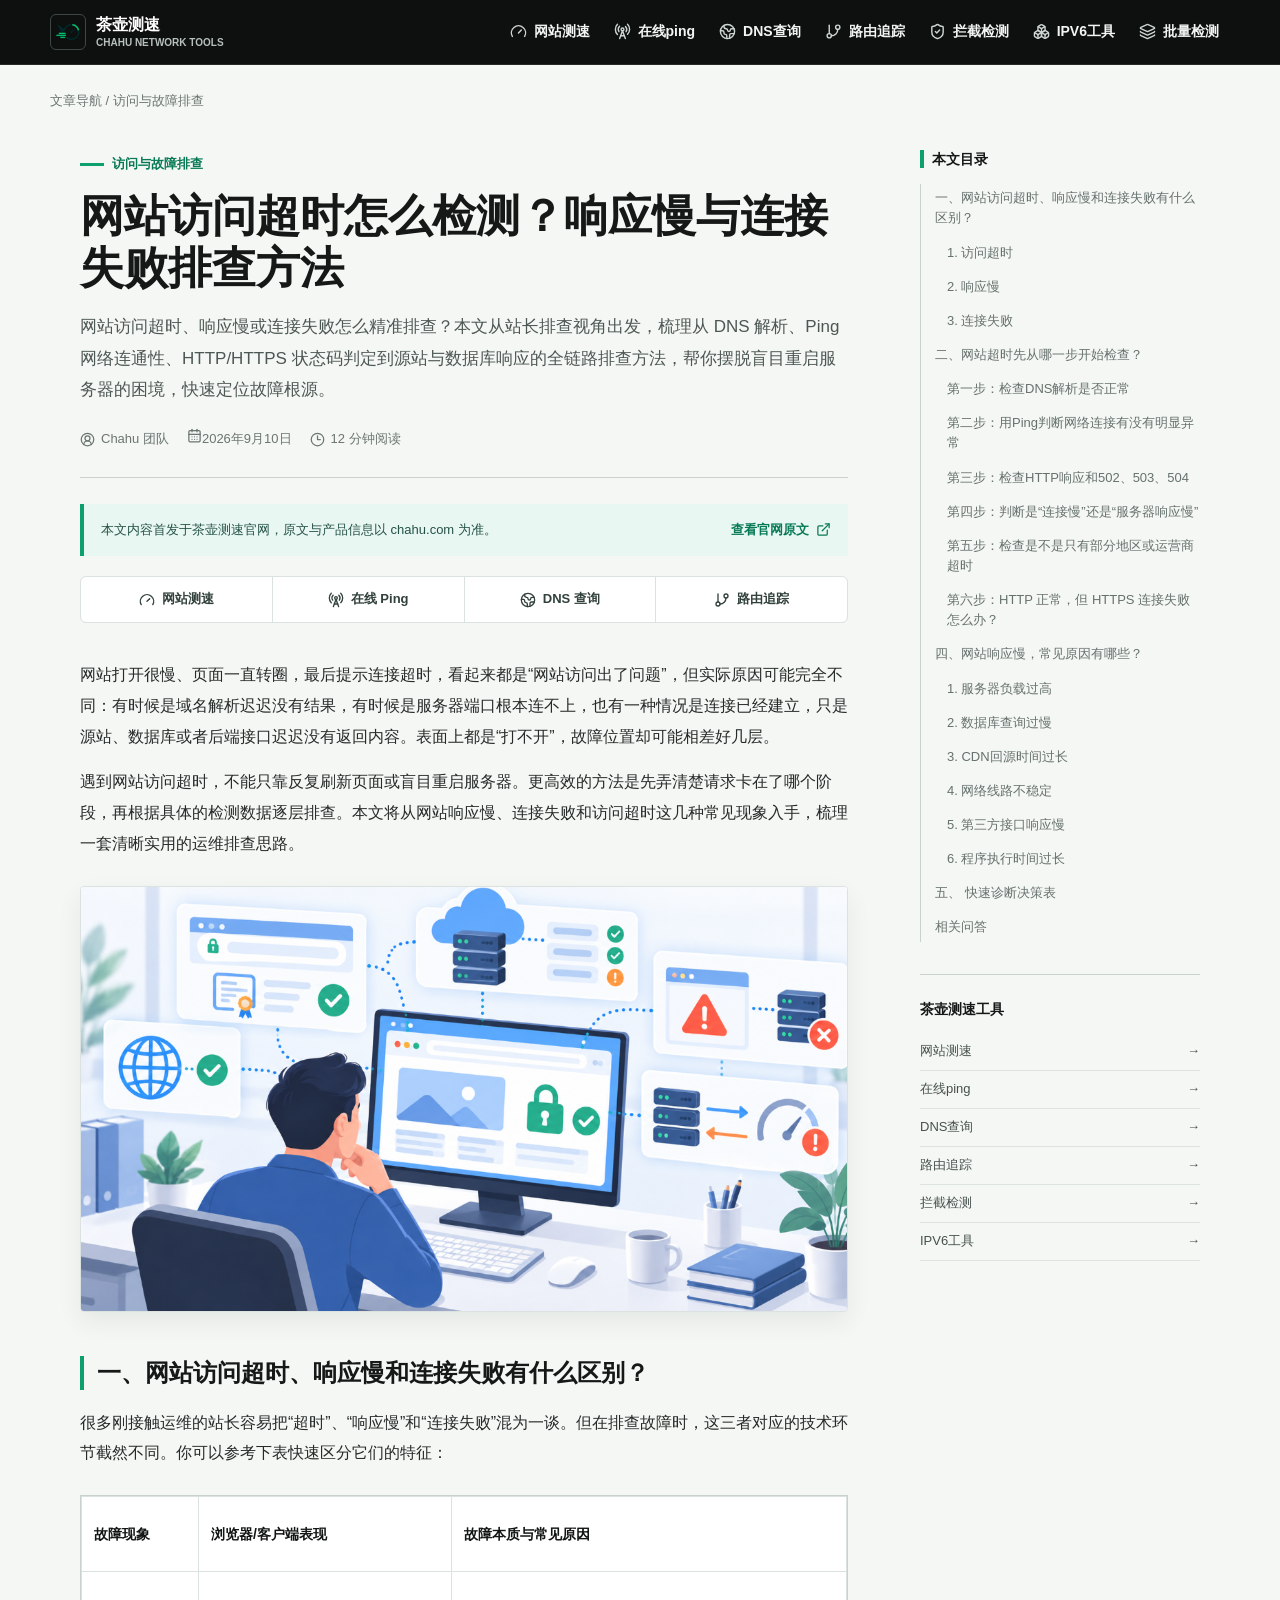
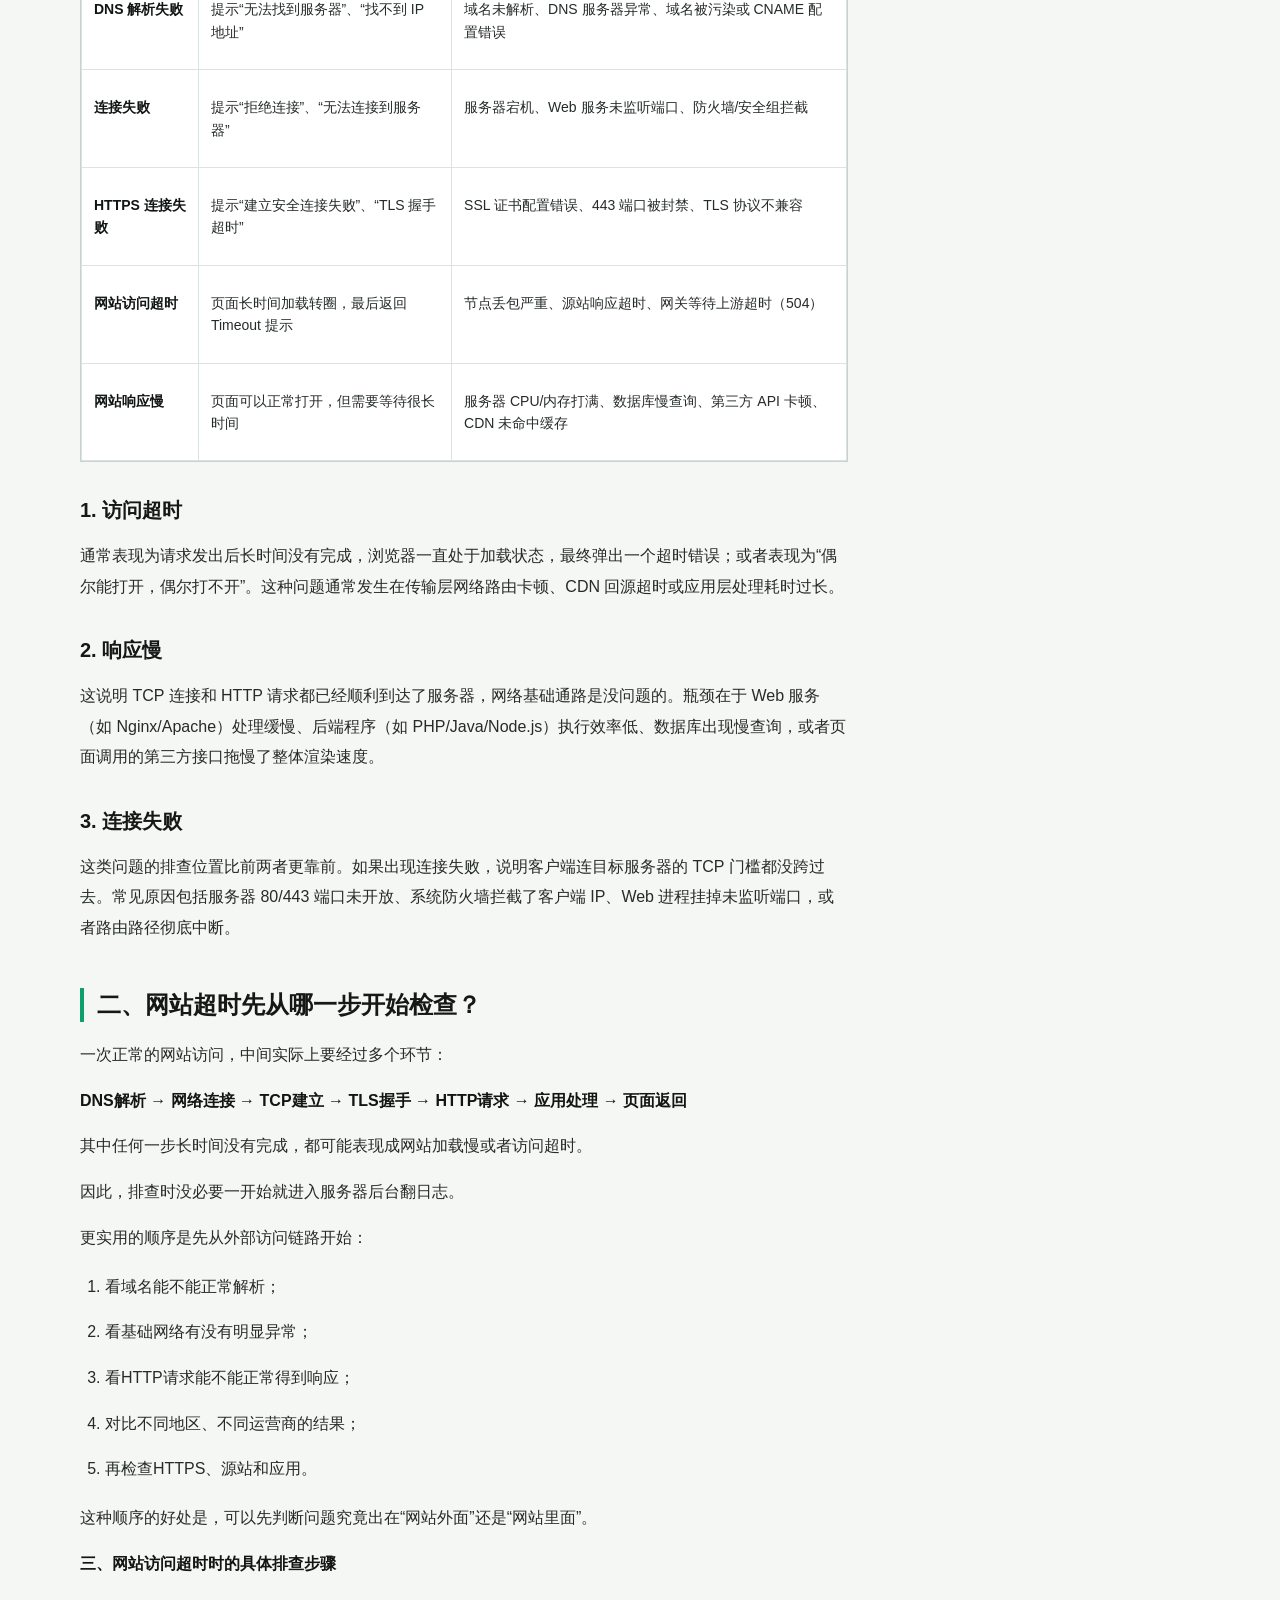
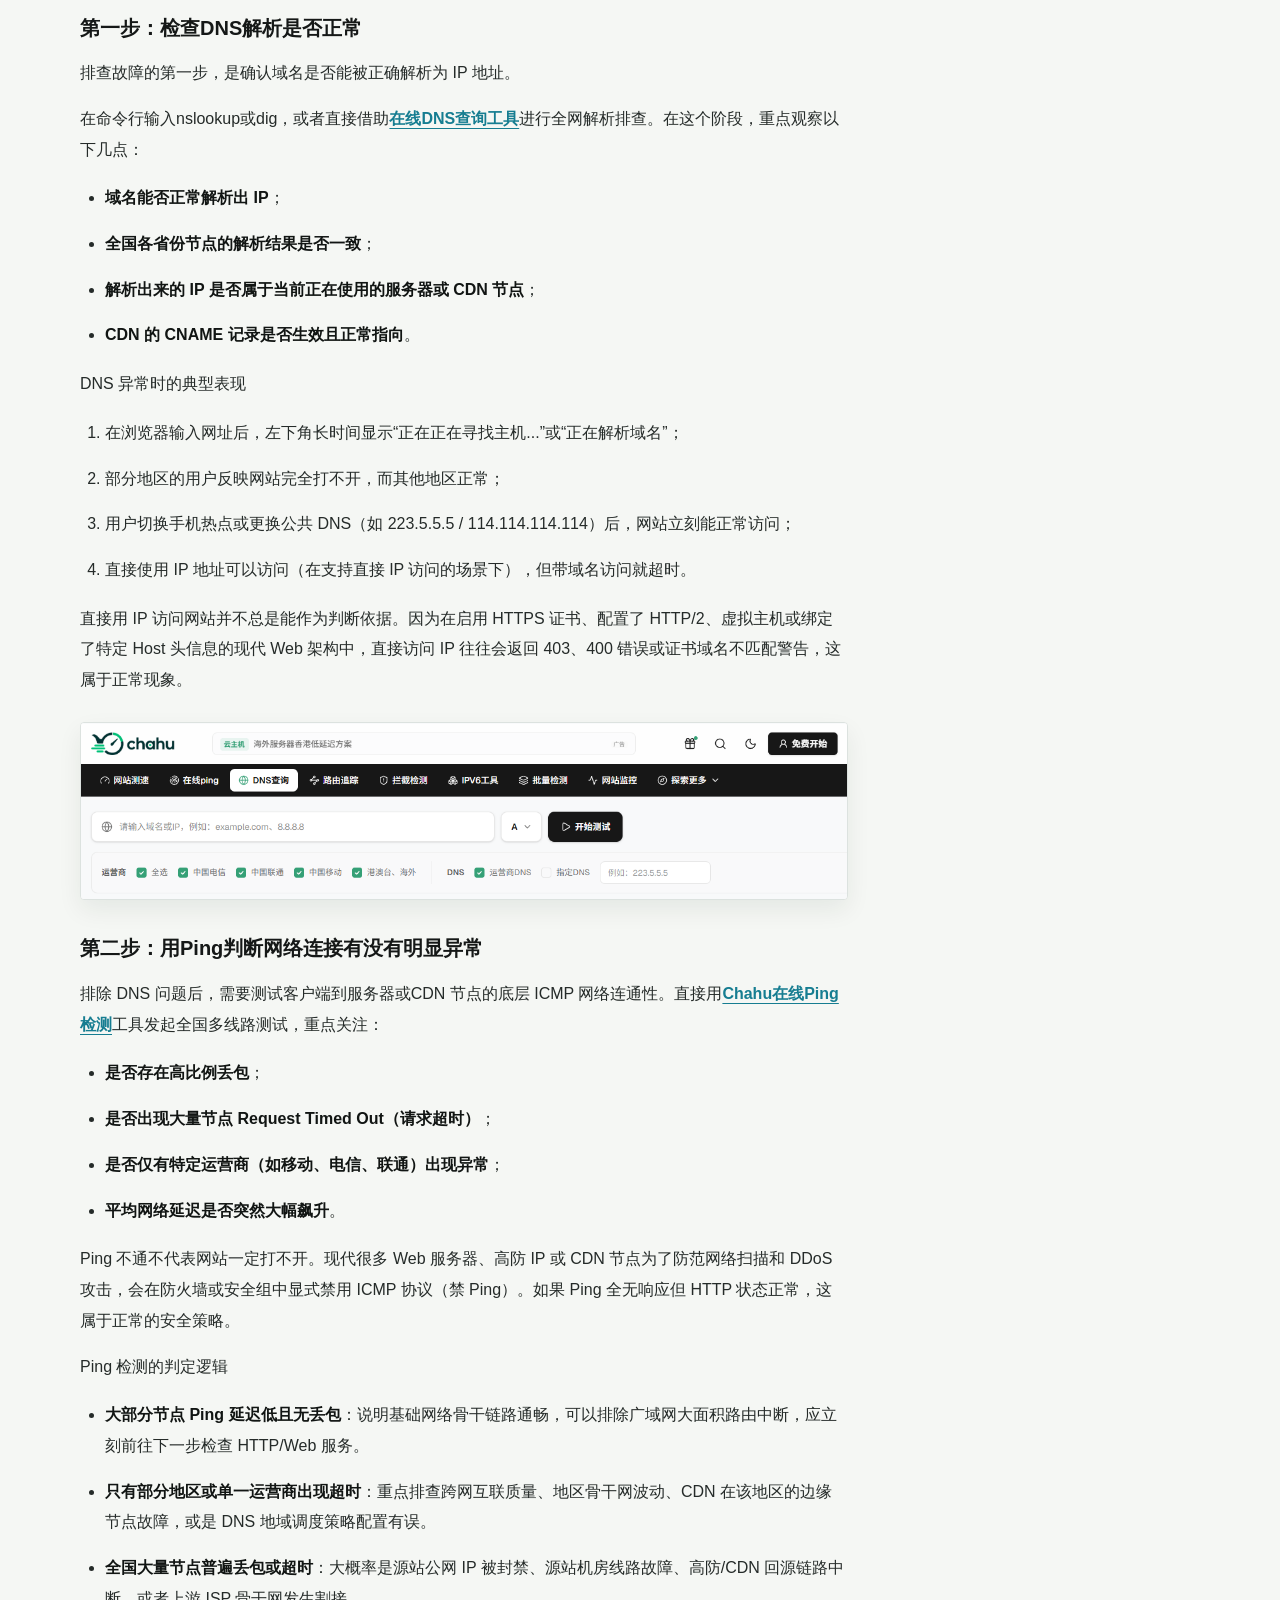
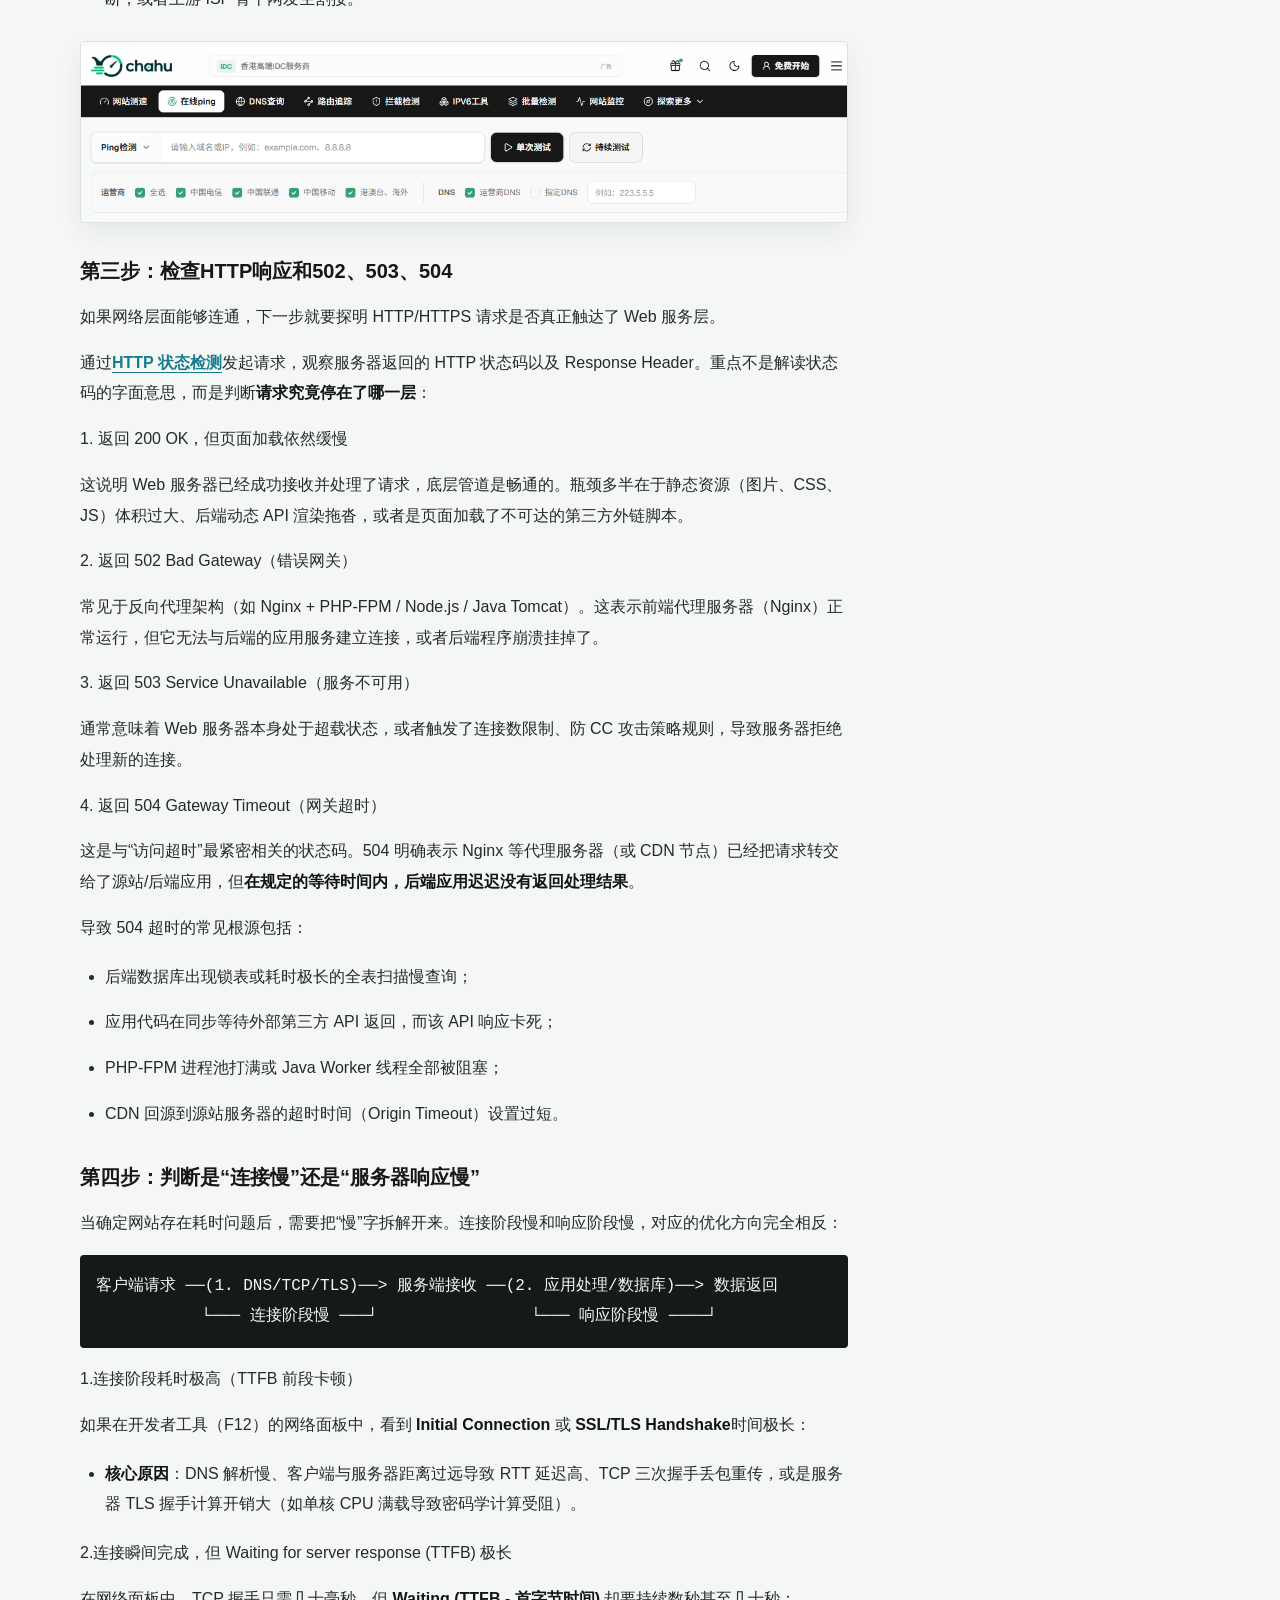
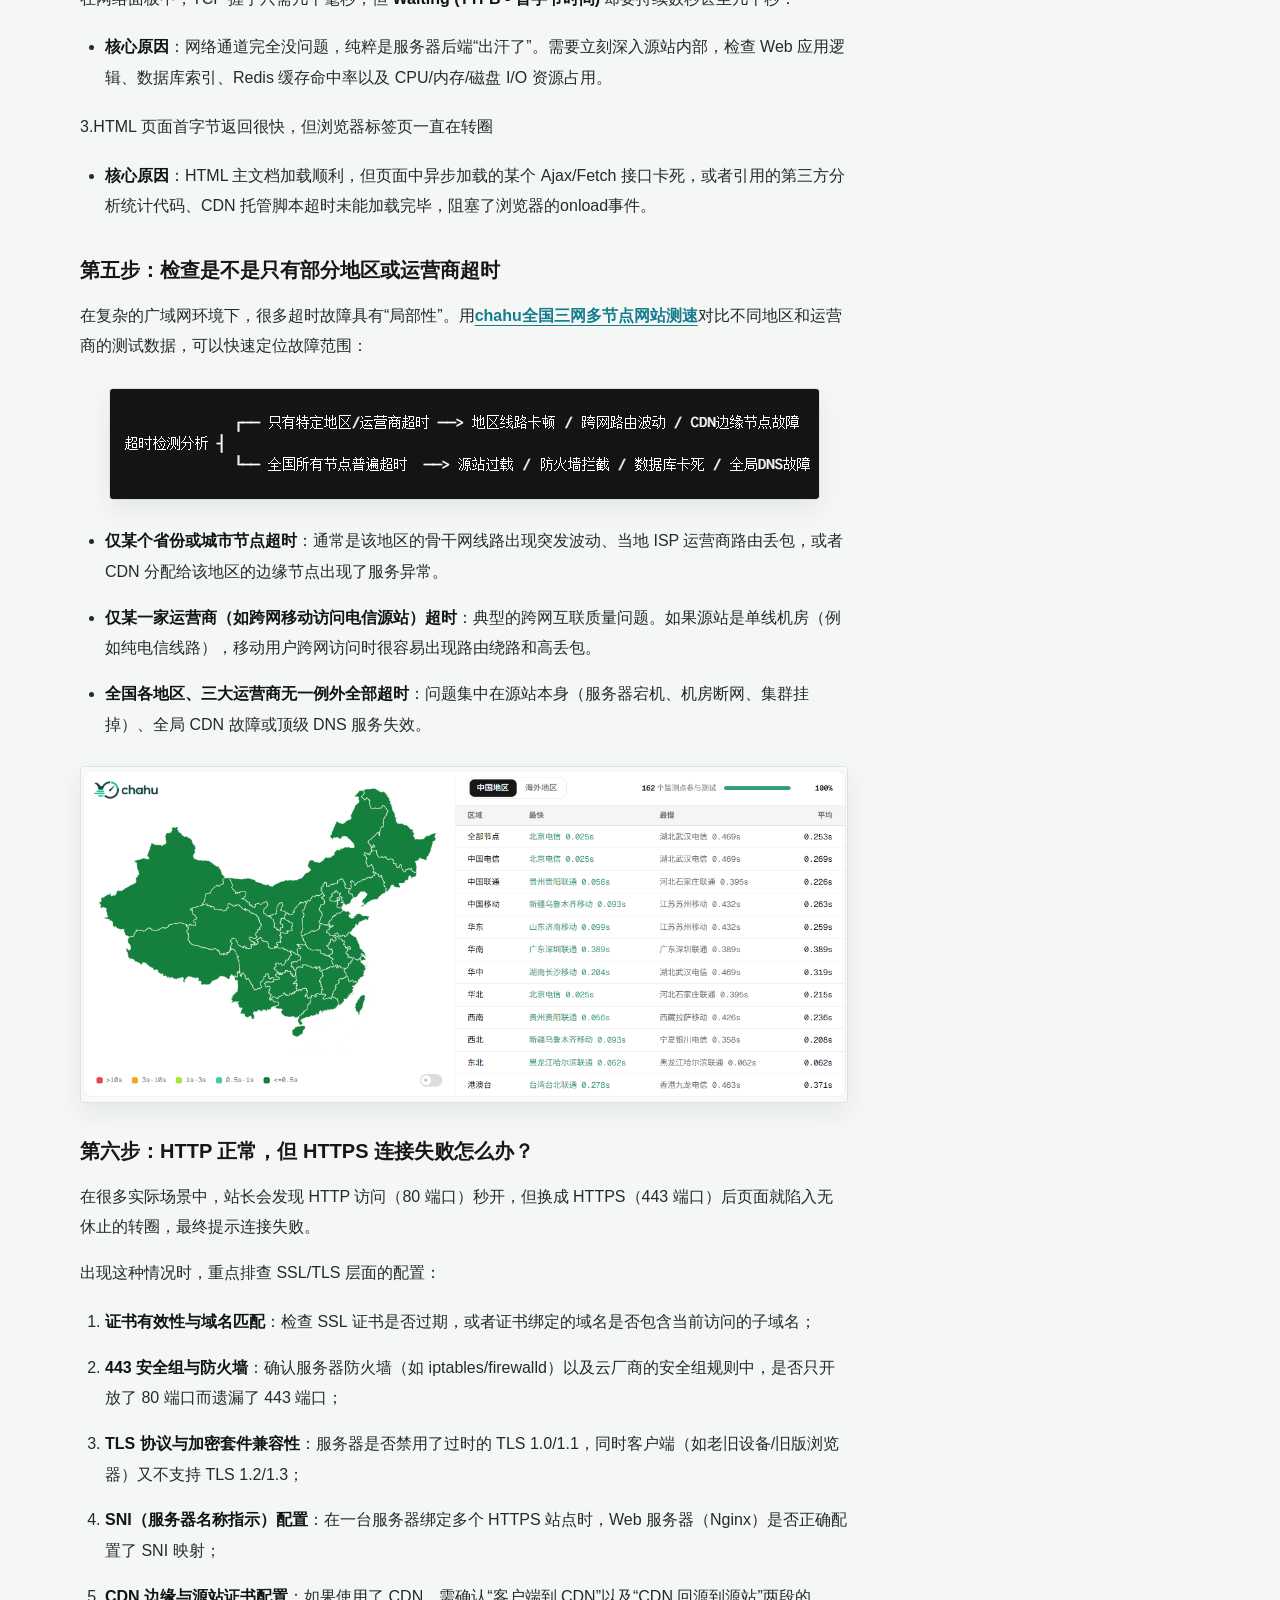
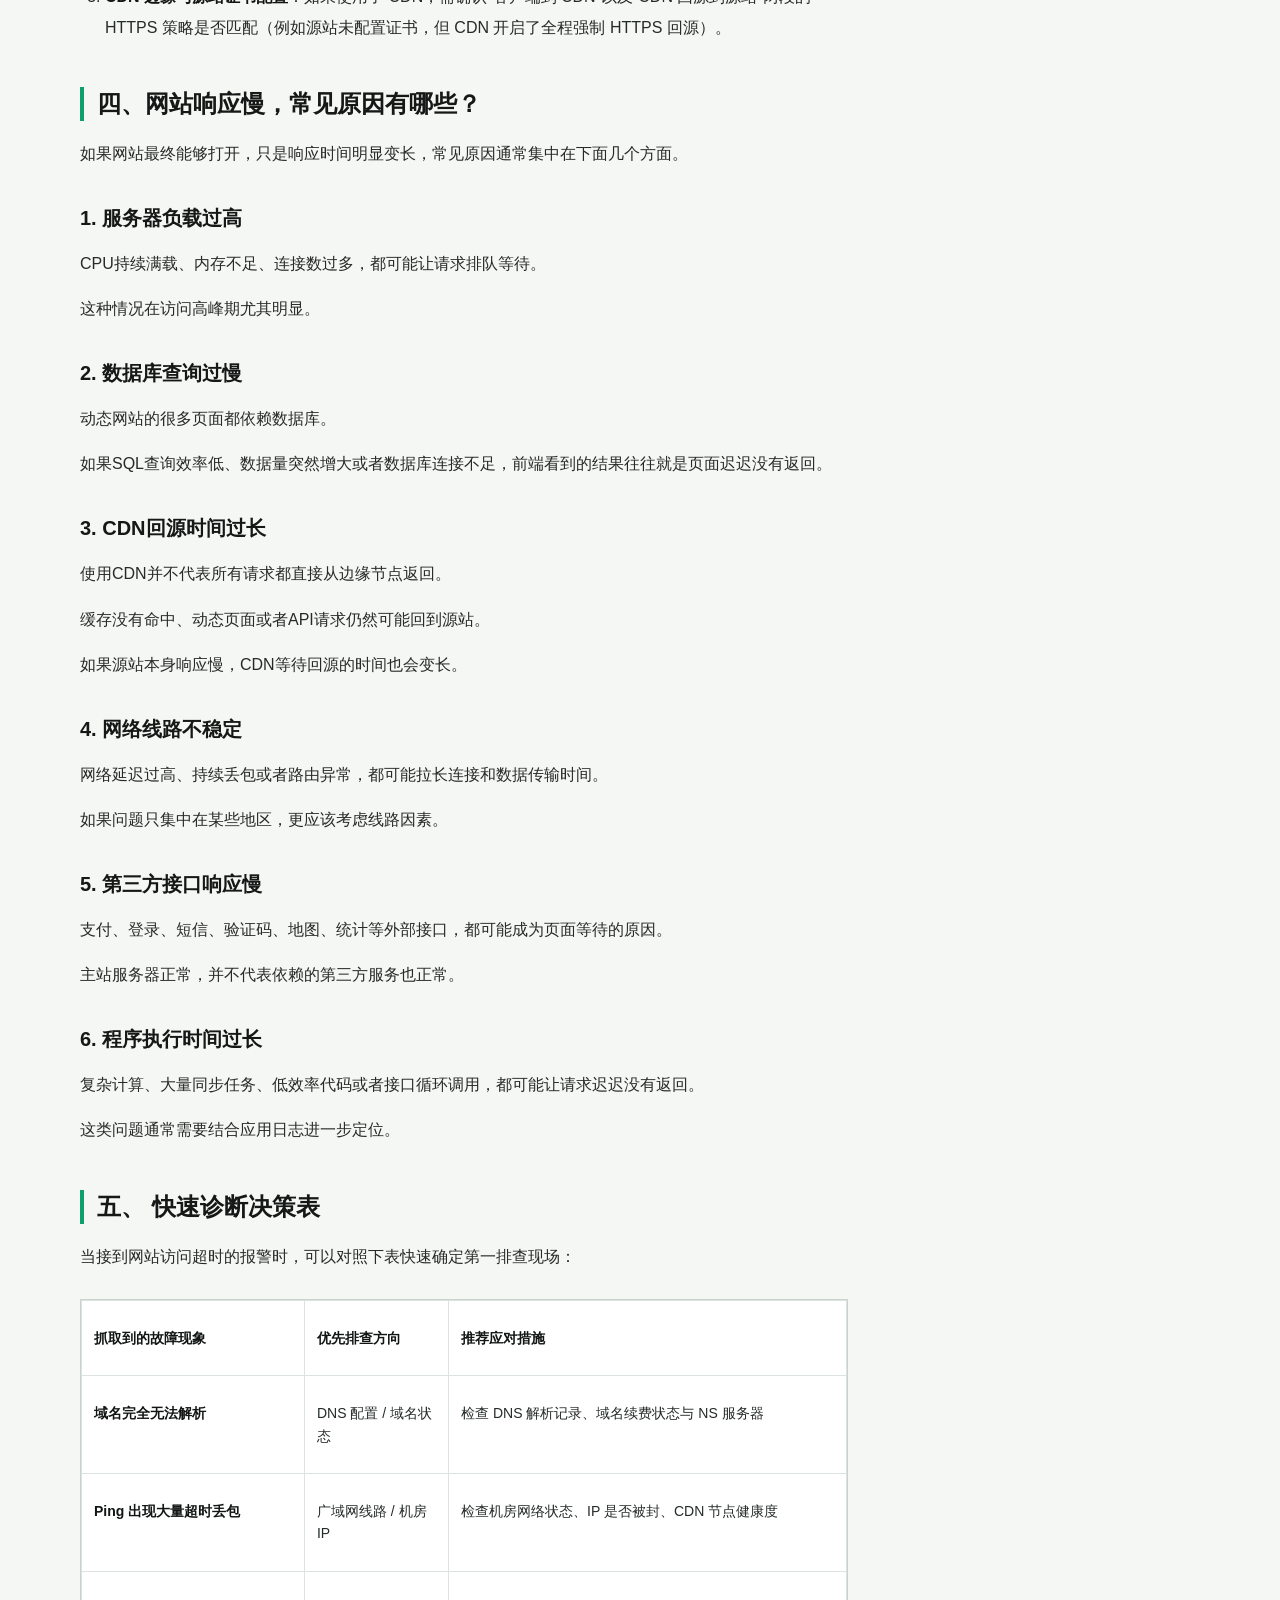
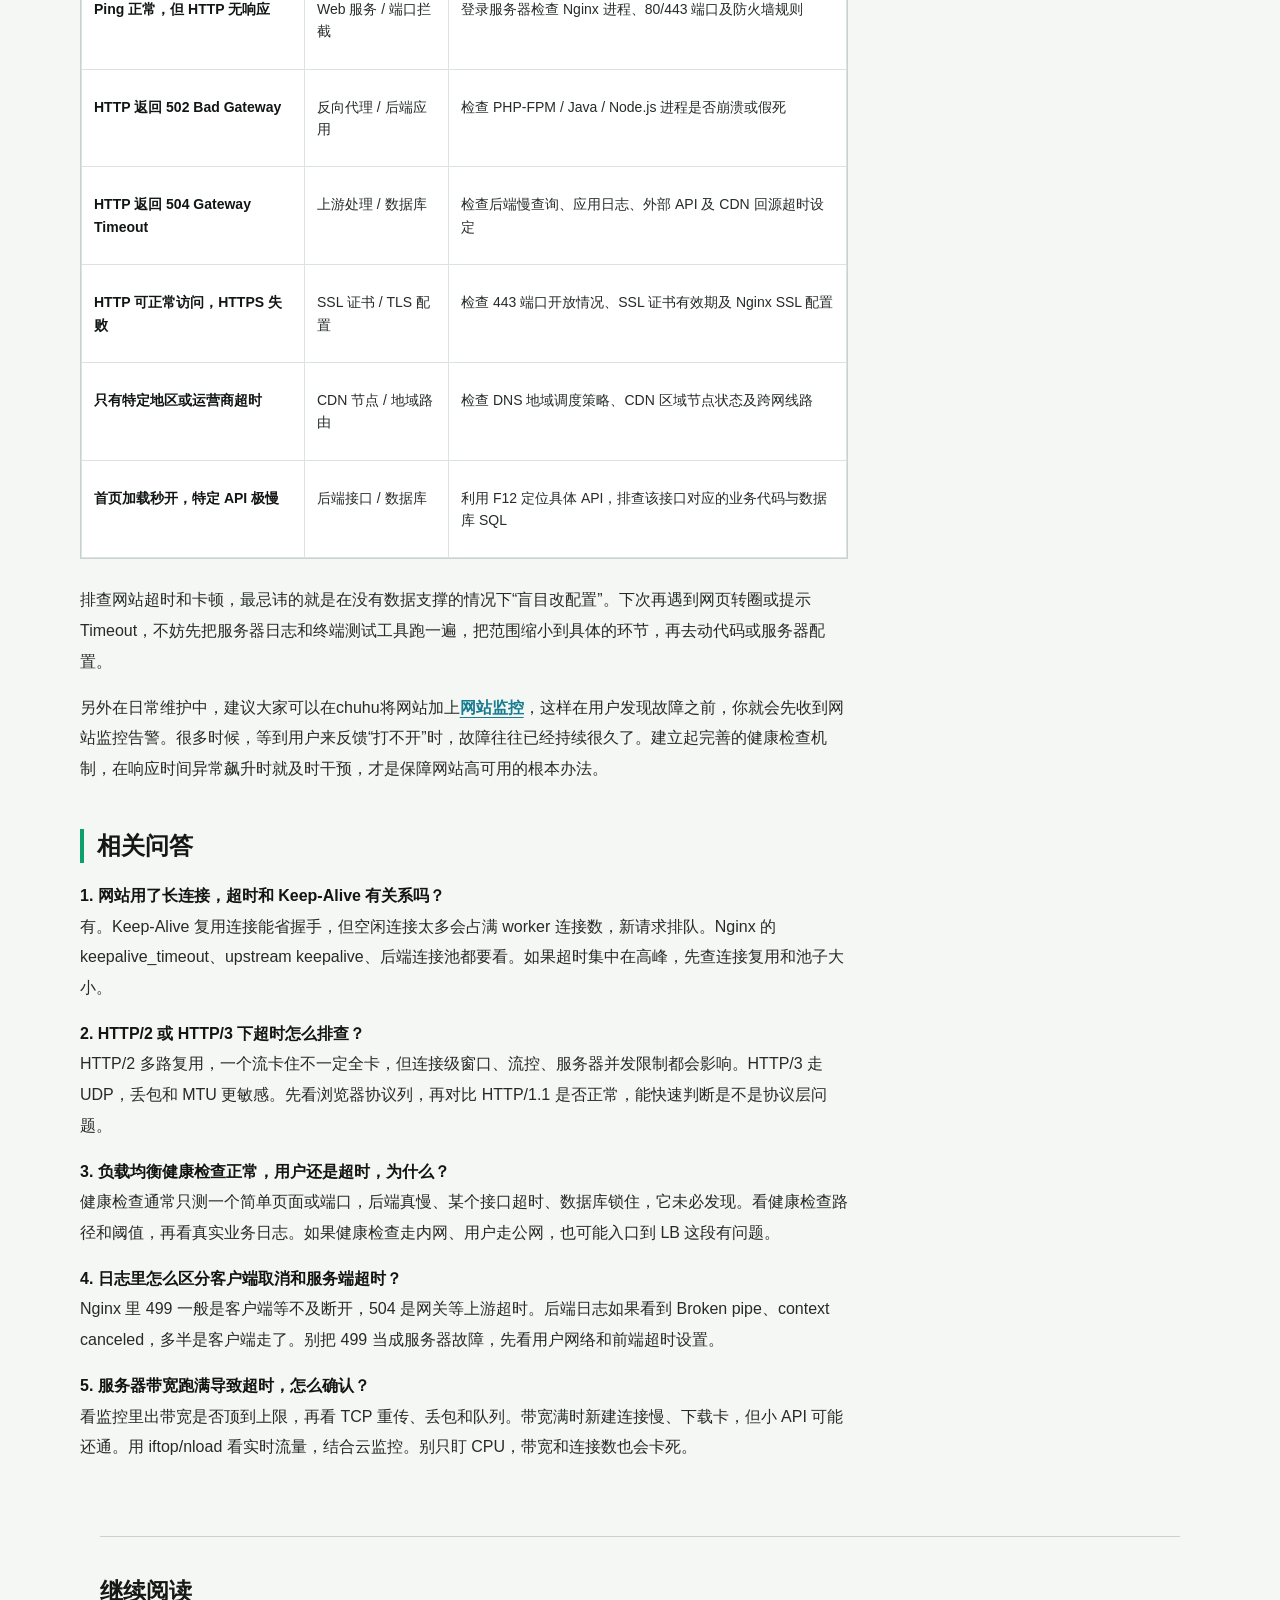
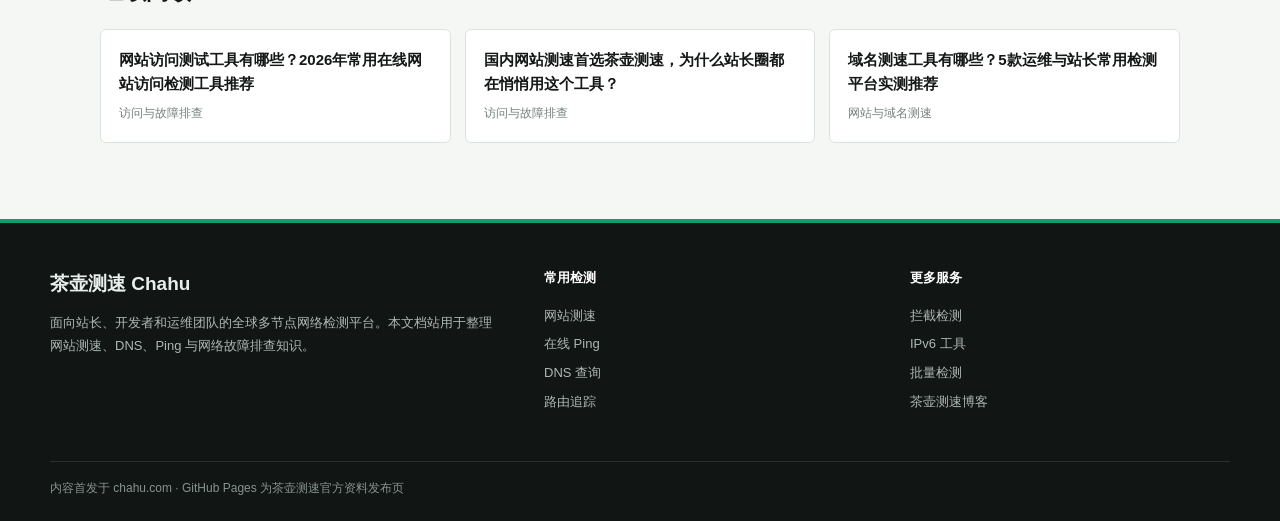
<file: website-timeout-troubleshooting.html>
<!doctype html>
<html lang="zh-CN">
<head>
  <meta charset="utf-8">
  <meta name="viewport" content="width=device-width, initial-scale=1">
  <title>网站访问超时怎么检测？响应慢与连接失败排查方法 | 茶壶测速</title>
  <meta name="description" content="网站访问超时、响应慢或连接失败怎么精准排查？本文从站长排查视角出发，梳理从 DNS 解析、Ping 网络连通性、HTTP/HTTPS 状态码判定到源站与数据库响应的全链路排查方法，帮你摆脱盲目重启服务器的困境，快速定位故障根源。">
  <meta name="robots" content="index,follow,max-image-preview:large">
  <meta name="author" content="Chahu 团队">
  <meta name="theme-color" content="#0d100f">
  <link rel="canonical" href="https://www.chahu.com/blog/website-timeout-troubleshooting">
  <link rel="icon" href="assets/chahu-icon.png" type="image/png">
  <link rel="apple-touch-icon" href="assets/chahu-icon.png">
  <meta property="og:locale" content="zh_CN">
  <meta property="og:type" content="article">
  <meta property="og:site_name" content="茶壶测速 Chahu">
  <meta property="og:title" content="网站访问超时怎么检测？响应慢与连接失败排查方法 | 茶壶测速">
  <meta property="og:description" content="网站访问超时、响应慢或连接失败怎么精准排查？本文从站长排查视角出发，梳理从 DNS 解析、Ping 网络连通性、HTTP/HTTPS 状态码判定到源站与数据库响应的全链路排查方法，帮你摆脱盲目重启服务器的困境，快速定位故障根源。">
  <meta property="og:url" content="https://chahucesu.github.io/chahu.com/website-timeout-troubleshooting.html">
  <meta property="og:image" content="https://www.chahu.com/og/chahu-network-testing-v2.png">
  <meta name="twitter:card" content="summary_large_image">
  <meta name="twitter:title" content="网站访问超时怎么检测？响应慢与连接失败排查方法 | 茶壶测速">
  <meta name="twitter:description" content="网站访问超时、响应慢或连接失败怎么精准排查？本文从站长排查视角出发，梳理从 DNS 解析、Ping 网络连通性、HTTP/HTTPS 状态码判定到源站与数据库响应的全链路排查方法，帮你摆脱盲目重启服务器的困境，快速定位故障根源。">
  <meta name="twitter:image" content="https://www.chahu.com/og/chahu-network-testing-v2.png">
  <link rel="stylesheet" href="assets/styles.css">
  <script type="application/ld+json">{"@context":"https://schema.org","@type":"Article","headline":"网站访问超时怎么检测？响应慢与连接失败排查方法","description":"网站访问超时、响应慢或连接失败怎么精准排查？本文从站长排查视角出发，梳理从 DNS 解析、Ping 网络连通性、HTTP/HTTPS 状态码判定到源站与数据库响应的全链路排查方法，帮你摆脱盲目重启服务器的困境，快速定位故障根源。","datePublished":"2026-09-10T00:00:00.000Z","dateModified":"2026-09-10T06:41:43.000Z","mainEntityOfPage":"https://www.chahu.com/blog/website-timeout-troubleshooting","image":"https://www.chahu.com/og/chahu-network-testing-v2.png","author":{"@type":"Organization","name":"Chahu 团队","url":"https://www.chahu.com/"},"publisher":{"@type":"Organization","name":"Chahu","url":"https://www.chahu.com/"}}</script>
</head>
<body>

<a class="skip-link" href="#main-content">跳到正文</a>
<div class="reading-progress" data-reading-progress aria-hidden="true"></div>
<header class="site-header">
  <div class="header-inner">
    <a class="brand" href="https://www.chahu.com/" aria-label="茶壶测速官网">
      <span class="brand-mark"><img src="assets/chahu-icon.png" width="32" height="32" alt=""></span>
      <span class="brand-name">茶壶测速<small>Chahu Network Tools</small></span>
    </a>
    <button class="nav-toggle" type="button" data-nav-toggle aria-label="打开菜单" aria-expanded="false"><svg class="lucide lucide-menu" xmlns="http://www.w3.org/2000/svg" width="24" height="24" viewBox="0 0 24 24" fill="none" stroke="currentColor" stroke-width="2" stroke-linecap="round" stroke-linejoin="round" aria-hidden="true"><line x1="4" x2="20" y1="12" y2="12"></line><line x1="4" x2="20" y1="6" y2="6"></line><line x1="4" x2="20" y1="18" y2="18"></line></svg></button>
    <nav class="main-nav" data-main-nav aria-label="茶壶测速工具导航"><a href="https://www.chahu.com/"><svg class="lucide lucide-gauge" xmlns="http://www.w3.org/2000/svg" width="24" height="24" viewBox="0 0 24 24" fill="none" stroke="currentColor" stroke-width="2" stroke-linecap="round" stroke-linejoin="round" aria-hidden="true"><path d="m12 14 4-4"></path><path d="M3.34 19a10 10 0 1 1 17.32 0"></path></svg><span>网站测速</span></a><a href="https://www.chahu.com/ping"><svg class="lucide lucide-radio-tower" xmlns="http://www.w3.org/2000/svg" width="24" height="24" viewBox="0 0 24 24" fill="none" stroke="currentColor" stroke-width="2" stroke-linecap="round" stroke-linejoin="round" aria-hidden="true"><path d="M4.9 16.1C1 12.2 1 5.8 4.9 1.9"></path><path d="M7.8 4.7a6.14 6.14 0 0 0-.8 7.5"></path><circle cx="12" cy="9" r="2"></circle><path d="M16.2 4.8c2 2 2.26 5.11.8 7.47"></path><path d="M19.1 1.9a9.96 9.96 0 0 1 0 14.1"></path><path d="M9.5 18h5"></path><path d="m8 22 4-11 4 11"></path></svg><span>在线ping</span></a><a href="https://www.chahu.com/dns"><svg class="lucide lucide-globe-2" xmlns="http://www.w3.org/2000/svg" width="24" height="24" viewBox="0 0 24 24" fill="none" stroke="currentColor" stroke-width="2" stroke-linecap="round" stroke-linejoin="round" aria-hidden="true"><path d="M21.54 15H17a2 2 0 0 0-2 2v4.54"></path><path d="M7 3.34V5a3 3 0 0 0 3 3a2 2 0 0 1 2 2c0 1.1.9 2 2 2a2 2 0 0 0 2-2c0-1.1.9-2 2-2h3.17"></path><path d="M11 21.95V18a2 2 0 0 0-2-2a2 2 0 0 1-2-2v-1a2 2 0 0 0-2-2H2.05"></path><circle cx="12" cy="12" r="10"></circle></svg><span>DNS查询</span></a><a href="https://www.chahu.com/trace"><svg class="lucide lucide-git-branch" xmlns="http://www.w3.org/2000/svg" width="24" height="24" viewBox="0 0 24 24" fill="none" stroke="currentColor" stroke-width="2" stroke-linecap="round" stroke-linejoin="round" aria-hidden="true"><line x1="6" x2="6" y1="3" y2="15"></line><circle cx="18" cy="6" r="3"></circle><circle cx="6" cy="18" r="3"></circle><path d="M18 9a9 9 0 0 1-9 9"></path></svg><span>路由追踪</span></a><a href="https://www.chahu.com/block"><svg class="lucide lucide-shield-check" xmlns="http://www.w3.org/2000/svg" width="24" height="24" viewBox="0 0 24 24" fill="none" stroke="currentColor" stroke-width="2" stroke-linecap="round" stroke-linejoin="round" aria-hidden="true"><path d="M20 13c0 5-3.5 7.5-7.66 8.95a1 1 0 0 1-.67-.01C7.5 20.5 4 18 4 13V6a1 1 0 0 1 1-1c2 0 4.5-1.2 6.24-2.72a1.17 1.17 0 0 1 1.52 0C14.51 3.81 17 5 19 5a1 1 0 0 1 1 1z"></path><path d="m9 12 2 2 4-4"></path></svg><span>拦截检测</span></a><a href="https://www.chahu.com/ipv6"><svg class="lucide lucide-boxes" xmlns="http://www.w3.org/2000/svg" width="24" height="24" viewBox="0 0 24 24" fill="none" stroke="currentColor" stroke-width="2" stroke-linecap="round" stroke-linejoin="round" aria-hidden="true"><path d="M2.97 12.92A2 2 0 0 0 2 14.63v3.24a2 2 0 0 0 .97 1.71l3 1.8a2 2 0 0 0 2.06 0L12 19v-5.5l-5-3-4.03 2.42Z"></path><path d="m7 16.5-4.74-2.85"></path><path d="m7 16.5 5-3"></path><path d="M7 16.5v5.17"></path><path d="M12 13.5V19l3.97 2.38a2 2 0 0 0 2.06 0l3-1.8a2 2 0 0 0 .97-1.71v-3.24a2 2 0 0 0-.97-1.71L17 10.5l-5 3Z"></path><path d="m17 16.5-5-3"></path><path d="m17 16.5 4.74-2.85"></path><path d="M17 16.5v5.17"></path><path d="M7.97 4.42A2 2 0 0 0 7 6.13v4.37l5 3 5-3V6.13a2 2 0 0 0-.97-1.71l-3-1.8a2 2 0 0 0-2.06 0l-3 1.8Z"></path><path d="M12 8 7.26 5.15"></path><path d="m12 8 4.74-2.85"></path><path d="M12 13.5V8"></path></svg><span>IPV6工具</span></a><a href="https://www.chahu.com/batch"><svg class="lucide lucide-layers-3" xmlns="http://www.w3.org/2000/svg" width="24" height="24" viewBox="0 0 24 24" fill="none" stroke="currentColor" stroke-width="2" stroke-linecap="round" stroke-linejoin="round" aria-hidden="true"><path d="M12.83 2.18a2 2 0 0 0-1.66 0L2.6 6.08a1 1 0 0 0 0 1.83l8.58 3.91a2 2 0 0 0 1.66 0l8.58-3.9a1 1 0 0 0 0-1.83z"></path><path d="M2 12a1 1 0 0 0 .58.91l8.6 3.91a2 2 0 0 0 1.65 0l8.58-3.9A1 1 0 0 0 22 12"></path><path d="M2 17a1 1 0 0 0 .58.91l8.6 3.91a2 2 0 0 0 1.65 0l8.58-3.9A1 1 0 0 0 22 17"></path></svg><span>批量检测</span></a></nav>
  </div>
</header>
<nav class="breadcrumb" aria-label="面包屑"><a href="index.html">文章导航</a> / <span>访问与故障排查</span></nav>
<main id="main-content" class="article-layout">
  <article class="article-main">
    <header class="article-header">
      <p class="eyebrow">访问与故障排查</p>
      <h1>网站访问超时怎么检测？响应慢与连接失败排查方法</h1>
      <p class="article-lead">网站访问超时、响应慢或连接失败怎么精准排查？本文从站长排查视角出发，梳理从 DNS 解析、Ping 网络连通性、HTTP/HTTPS 状态码判定到源站与数据库响应的全链路排查方法，帮你摆脱盲目重启服务器的困境，快速定位故障根源。</p>
      <div class="article-meta">
        <span><svg class="lucide lucide-circle-user-round" xmlns="http://www.w3.org/2000/svg" width="24" height="24" viewBox="0 0 24 24" fill="none" stroke="currentColor" stroke-width="2" stroke-linecap="round" stroke-linejoin="round" aria-hidden="true"><path d="M18 20a6 6 0 0 0-12 0"></path><circle cx="12" cy="10" r="4"></circle><circle cx="12" cy="12" r="10"></circle></svg>Chahu 团队</span>
        <time datetime="2026-09-10"><svg class="lucide lucide-calendar-days" xmlns="http://www.w3.org/2000/svg" width="24" height="24" viewBox="0 0 24 24" fill="none" stroke="currentColor" stroke-width="2" stroke-linecap="round" stroke-linejoin="round" aria-hidden="true"><path d="M8 2v4"></path><path d="M16 2v4"></path><rect width="18" height="18" x="3" y="4" rx="2"></rect><path d="M3 10h18"></path><path d="M8 14h.01"></path><path d="M12 14h.01"></path><path d="M16 14h.01"></path><path d="M8 18h.01"></path><path d="M12 18h.01"></path><path d="M16 18h.01"></path></svg>2026年9月10日</time>
        <span><svg class="lucide lucide-clock-3" xmlns="http://www.w3.org/2000/svg" width="24" height="24" viewBox="0 0 24 24" fill="none" stroke="currentColor" stroke-width="2" stroke-linecap="round" stroke-linejoin="round" aria-hidden="true"><circle cx="12" cy="12" r="10"></circle><polyline points="12 6 12 12 16.5 12"></polyline></svg>12 分钟阅读</span>
      </div>
    </header>
    <div class="source-strip">
      <p>本文内容首发于茶壶测速官网，原文与产品信息以 chahu.com 为准。</p>
      <a href="https://www.chahu.com/blog/website-timeout-troubleshooting">查看官网原文<svg class="lucide lucide-external-link" xmlns="http://www.w3.org/2000/svg" width="24" height="24" viewBox="0 0 24 24" fill="none" stroke="currentColor" stroke-width="2" stroke-linecap="round" stroke-linejoin="round" aria-hidden="true"><path d="M15 3h6v6"></path><path d="M10 14 21 3"></path><path d="M18 13v6a2 2 0 0 1-2 2H5a2 2 0 0 1-2-2V8a2 2 0 0 1 2-2h6"></path></svg></a>
    </div>
    <nav class="article-tool-links" aria-label="常用网络检测工具"><a href="https://www.chahu.com/"><svg class="lucide lucide-gauge" xmlns="http://www.w3.org/2000/svg" width="24" height="24" viewBox="0 0 24 24" fill="none" stroke="currentColor" stroke-width="2" stroke-linecap="round" stroke-linejoin="round" aria-hidden="true"><path d="m12 14 4-4"></path><path d="M3.34 19a10 10 0 1 1 17.32 0"></path></svg><span>网站测速</span></a><a href="https://www.chahu.com/ping"><svg class="lucide lucide-radio-tower" xmlns="http://www.w3.org/2000/svg" width="24" height="24" viewBox="0 0 24 24" fill="none" stroke="currentColor" stroke-width="2" stroke-linecap="round" stroke-linejoin="round" aria-hidden="true"><path d="M4.9 16.1C1 12.2 1 5.8 4.9 1.9"></path><path d="M7.8 4.7a6.14 6.14 0 0 0-.8 7.5"></path><circle cx="12" cy="9" r="2"></circle><path d="M16.2 4.8c2 2 2.26 5.11.8 7.47"></path><path d="M19.1 1.9a9.96 9.96 0 0 1 0 14.1"></path><path d="M9.5 18h5"></path><path d="m8 22 4-11 4 11"></path></svg><span>在线 Ping</span></a><a href="https://www.chahu.com/dns"><svg class="lucide lucide-globe-2" xmlns="http://www.w3.org/2000/svg" width="24" height="24" viewBox="0 0 24 24" fill="none" stroke="currentColor" stroke-width="2" stroke-linecap="round" stroke-linejoin="round" aria-hidden="true"><path d="M21.54 15H17a2 2 0 0 0-2 2v4.54"></path><path d="M7 3.34V5a3 3 0 0 0 3 3a2 2 0 0 1 2 2c0 1.1.9 2 2 2a2 2 0 0 0 2-2c0-1.1.9-2 2-2h3.17"></path><path d="M11 21.95V18a2 2 0 0 0-2-2a2 2 0 0 1-2-2v-1a2 2 0 0 0-2-2H2.05"></path><circle cx="12" cy="12" r="10"></circle></svg><span>DNS 查询</span></a><a href="https://www.chahu.com/trace"><svg class="lucide lucide-git-branch" xmlns="http://www.w3.org/2000/svg" width="24" height="24" viewBox="0 0 24 24" fill="none" stroke="currentColor" stroke-width="2" stroke-linecap="round" stroke-linejoin="round" aria-hidden="true"><line x1="6" x2="6" y1="3" y2="15"></line><circle cx="18" cy="6" r="3"></circle><circle cx="6" cy="18" r="3"></circle><path d="M18 9a9 9 0 0 1-9 9"></path></svg><span>路由追踪</span></a></nav>
    <div class="article-body"><p>网站打开很慢、页面一直转圈，最后提示连接超时，看起来都是“网站访问出了问题”，但实际原因可能完全不同：有时候是域名解析迟迟没有结果，有时候是服务器端口根本连不上，也有一种情况是连接已经建立，只是源站、数据库或者后端接口迟迟没有返回内容。表面上都是“打不开”，故障位置却可能相差好几层。</p><p>遇到网站访问超时，不能只靠反复刷新页面或盲目重启服务器。更高效的方法是先弄清楚请求卡在了哪个阶段，再根据具体的检测数据逐层排查。本文将从网站响应慢、连接失败和访问超时这几种常见现象入手，梳理一套清晰实用的运维排查思路。</p><img src="assets/articles/website-timeout-troubleshooting/image-01.png" alt="ScreenShot_2026-09-10_143528_225.png" loading="lazy" decoding="async"><h2 id="section-1">一、网站访问超时、响应慢和连接失败有什么区别？</h2><p>很多刚接触运维的站长容易把“超时”、“响应慢”和“连接失败”混为一谈。但在排查故障时，这三者对应的技术环节截然不同。你可以参考下表快速区分它们的特征：</p><div class="table-scroll"><table><tbody><tr><td colspan="1" rowspan="1"><p><strong>故障现象</strong></p></td><td colspan="1" rowspan="1"><p><strong>浏览器/客户端表现</strong></p></td><td colspan="1" rowspan="1"><p><strong>故障本质与常见原因</strong></p></td></tr><tr><td colspan="1" rowspan="1"><p><strong>DNS 解析失败</strong></p></td><td colspan="1" rowspan="1"><p>提示“无法找到服务器”、“找不到 IP 地址”</p></td><td colspan="1" rowspan="1"><p>域名未解析、DNS 服务器异常、域名被污染或 CNAME 配置错误</p></td></tr><tr><td colspan="1" rowspan="1"><p><strong>连接失败</strong></p></td><td colspan="1" rowspan="1"><p>提示“拒绝连接”、“无法连接到服务器”</p></td><td colspan="1" rowspan="1"><p>服务器宕机、Web 服务未监听端口、防火墙/安全组拦截</p></td></tr><tr><td colspan="1" rowspan="1"><p><strong>HTTPS 连接失败</strong></p></td><td colspan="1" rowspan="1"><p>提示“建立安全连接失败”、“TLS 握手超时”</p></td><td colspan="1" rowspan="1"><p>SSL 证书配置错误、443 端口被封禁、TLS 协议不兼容</p></td></tr><tr><td colspan="1" rowspan="1"><p><strong>网站访问超时</strong></p></td><td colspan="1" rowspan="1"><p>页面长时间加载转圈，最后返回 Timeout 提示</p></td><td colspan="1" rowspan="1"><p>节点丢包严重、源站响应超时、网关等待上游超时（504）</p></td></tr><tr><td colspan="1" rowspan="1"><p><strong>网站响应慢</strong></p></td><td colspan="1" rowspan="1"><p>页面可以正常打开，但需要等待很长时间</p></td><td colspan="1" rowspan="1"><p>服务器 CPU/内存打满、数据库慢查询、第三方 API 卡顿、CDN 未命中缓存</p></td></tr></tbody></table></div><h3 id="1">1. 访问超时</h3><p>通常表现为请求发出后长时间没有完成，浏览器一直处于加载状态，最终弹出一个超时错误；或者表现为“偶尔能打开，偶尔打不开”。这种问题通常发生在传输层网络路由卡顿、CDN 回源超时或应用层处理耗时过长。</p><h3 id="2">2. 响应慢</h3><p>这说明 TCP 连接和 HTTP 请求都已经顺利到达了服务器，网络基础通路是没问题的。瓶颈在于 Web 服务（如 Nginx/Apache）处理缓慢、后端程序（如 PHP/Java/Node.js）执行效率低、数据库出现慢查询，或者页面调用的第三方接口拖慢了整体渲染速度。</p><h3 id="3">3. 连接失败</h3><p>这类问题的排查位置比前两者更靠前。如果出现连接失败，说明客户端连目标服务器的 TCP 门槛都没跨过去。常见原因包括服务器 80/443 端口未开放、系统防火墙拦截了客户端 IP、Web 进程挂掉未监听端口，或者路由路径彻底中断。</p><h2 id="section-5">二、网站超时先从哪一步开始检查？</h2><p>一次正常的网站访问，中间实际上要经过多个环节：</p><p><strong>DNS解析 → 网络连接 → TCP建立 → TLS握手 → HTTP请求 → 应用处理 → 页面返回</strong></p><p>其中任何一步长时间没有完成，都可能表现成网站加载慢或者访问超时。</p><p>因此，排查时没必要一开始就进入服务器后台翻日志。</p><p>更实用的顺序是先从外部访问链路开始：</p><ol><li><p>看域名能不能正常解析；</p></li><li><p>看基础网络有没有明显异常；</p></li><li><p>看HTTP请求能不能正常得到响应；</p></li><li><p>对比不同地区、不同运营商的结果；</p></li><li><p>再检查HTTPS、源站和应用。</p></li></ol><p>这种顺序的好处是，可以先判断问题究竟出在“网站外面”还是“网站里面”。</p><p><strong>三、网站访问超时时的具体排查步骤</strong></p><h3 id="dns">第一步：检查DNS解析是否正常</h3><p>排查故障的第一步，是确认域名是否能被正确解析为 IP 地址。</p><p>在命令行输入nslookup或dig，或者直接借助<a href="https://www.chahu.com/dns">在线DNS查询工具</a>进行全网解析排查。在这个阶段，重点观察以下几点：</p><ul><li><p><strong>域名能否正常解析出 IP</strong>；</p></li><li><p><strong>全国各省份节点的解析结果是否一致</strong>；</p></li><li><p><strong>解析出来的 IP 是否属于当前正在使用的服务器或 CDN 节点</strong>；</p></li><li><p><strong>CDN 的 CNAME 记录是否生效且正常指向</strong>。</p></li></ul><p>DNS 异常时的典型表现</p><ol><li><p>在浏览器输入网址后，左下角长时间显示“正在正在寻找主机...”或“正在解析域名”；</p></li><li><p>部分地区的用户反映网站完全打不开，而其他地区正常；</p></li><li><p>用户切换手机热点或更换公共 DNS（如 223.5.5.5 / 114.114.114.114）后，网站立刻能正常访问；</p></li><li><p>直接使用 IP 地址可以访问（在支持直接 IP 访问的场景下），但带域名访问就超时。</p></li></ol><p>直接用 IP 访问网站并不总是能作为判断依据。因为在启用 HTTPS 证书、配置了 HTTP/2、虚拟主机或绑定了特定 Host 头信息的现代 Web 架构中，直接访问 IP 往往会返回 403、400 错误或证书域名不匹配警告，这属于正常现象。</p><img src="assets/articles/website-timeout-troubleshooting/image-02.png" alt="ScreenShot_2026-09-10_143655_705.png" loading="lazy" decoding="async"><h3 id="ping">第二步：用Ping判断网络连接有没有明显异常</h3><p>排除 DNS 问题后，需要测试客户端到服务器或CDN 节点的底层 ICMP 网络连通性。直接用<a href="https://www.chahu.com/ping">Chahu在线Ping 检测</a>工具发起全国多线路测试，重点关注：</p><ul><li><p><strong>是否存在高比例丢包</strong>；</p></li><li><p><strong>是否出现大量节点 Request Timed Out（请求超时）</strong>；</p></li><li><p><strong>是否仅有特定运营商（如移动、电信、联通）出现异常</strong>；</p></li><li><p><strong>平均网络延迟是否突然大幅飙升</strong>。</p></li></ul><p>Ping 不通不代表网站一定打不开。现代很多 Web 服务器、高防 IP 或 CDN 节点为了防范网络扫描和 DDoS 攻击，会在防火墙或安全组中显式禁用 ICMP 协议（禁 Ping）。如果 Ping 全无响应但 HTTP 状态正常，这属于正常的安全策略。</p><p>Ping 检测的判定逻辑</p><ul><li><p><strong>大部分节点 Ping 延迟低且无丢包</strong>：说明基础网络骨干链路通畅，可以排除广域网大面积路由中断，应立刻前往下一步检查 HTTP/Web 服务。</p></li><li><p><strong>只有部分地区或单一运营商出现超时</strong>：重点排查跨网互联质量、地区骨干网波动、CDN 在该地区的边缘节点故障，或是 DNS 地域调度策略配置有误。</p></li><li><p><strong>全国大量节点普遍丢包或超时</strong>：大概率是源站公网 IP 被封禁、源站机房线路故障、高防/CDN 回源链路中断，或者上游 ISP 骨干网发生割接。</p></li></ul><img src="assets/articles/website-timeout-troubleshooting/image-03.png" alt="ScreenShot_2026-09-10_143619_717.png" loading="lazy" decoding="async"><h3 id="http-502-503-504">第三步：检查HTTP响应和502、503、504</h3><p>如果网络层面能够连通，下一步就要探明 HTTP/HTTPS 请求是否真正触达了 Web 服务层。</p><p>通过<a href="https://www.chahu.com/webmaster-tools/http-status">HTTP 状态检测</a>发起请求，观察服务器返回的 HTTP 状态码以及 Response Header。重点不是解读状态码的字面意思，而是判断<strong>请求究竟停在了哪一层</strong>：</p><p>1. 返回 200 OK，但页面加载依然缓慢</p><p>这说明 Web 服务器已经成功接收并处理了请求，底层管道是畅通的。瓶颈多半在于静态资源（图片、CSS、JS）体积过大、后端动态 API 渲染拖沓，或者是页面加载了不可达的第三方外链脚本。</p><p>2. 返回 502 Bad Gateway（错误网关）</p><p>常见于反向代理架构（如 Nginx + PHP-FPM / Node.js / Java Tomcat）。这表示前端代理服务器（Nginx）正常运行，但它无法与后端的应用服务建立连接，或者后端程序崩溃挂掉了。</p><p>3. 返回 503 Service Unavailable（服务不可用）</p><p>通常意味着 Web 服务器本身处于超载状态，或者触发了连接数限制、防 CC 攻击策略规则，导致服务器拒绝处理新的连接。</p><p>4. 返回 504 Gateway Timeout（网关超时）</p><p>这是与“访问超时”最紧密相关的状态码。504 明确表示 Nginx 等代理服务器（或 CDN 节点）已经把请求转交给了源站/后端应用，但<strong>在规定的等待时间内，后端应用迟迟没有返回处理结果</strong>。</p><p>导致 504 超时的常见根源包括：</p><ul><li><p>后端数据库出现锁表或耗时极长的全表扫描慢查询；</p></li><li><p>应用代码在同步等待外部第三方 API 返回，而该 API 响应卡死；</p></li><li><p>PHP-FPM 进程池打满或 Java Worker 线程全部被阻塞；</p></li><li><p>CDN 回源到源站服务器的超时时间（Origin Timeout）设置过短。</p></li></ul><h3 id="section-9">第四步：判断是“连接慢”还是“服务器响应慢”</h3><p>当确定网站存在耗时问题后，需要把“慢”字拆解开来。连接阶段慢和响应阶段慢，对应的优化方向完全相反：</p><pre><code>客户端请求 ──(1. DNS/TCP/TLS)──&gt; 服务端接收 ──(2. 应用处理/数据库)──&gt; 数据返回
           └─── 连接阶段慢 ───┘                └─── 响应阶段慢 ────┘</code></pre><p>1.连接阶段耗时极高（TTFB 前段卡顿）</p><p>如果在开发者工具（F12）的网络面板中，看到 <strong>Initial Connection</strong> 或 <strong>SSL/TLS Handshake</strong>时间极长：</p><ul><li><p><strong>核心原因</strong>：DNS 解析慢、客户端与服务器距离过远导致 RTT 延迟高、TCP 三次握手丢包重传，或是服务器 TLS 握手计算开销大（如单核 CPU 满载导致密码学计算受阻）。</p></li></ul><p>2.连接瞬间完成，但 Waiting for server response (TTFB) 极长</p><p>在网络面板中，TCP 握手只需几十毫秒，但 <strong>Waiting (TTFB - 首字节时间)</strong> 却要持续数秒甚至几十秒：</p><ul><li><p><strong>核心原因</strong>：网络通道完全没问题，纯粹是服务器后端“出汗了”。需要立刻深入源站内部，检查 Web 应用逻辑、数据库索引、Redis 缓存命中率以及 CPU/内存/磁盘 I/O 资源占用。</p></li></ul><p>3.HTML 页面首字节返回很快，但浏览器标签页一直在转圈</p><ul><li><p><strong>核心原因</strong>：HTML 主文档加载顺利，但页面中异步加载的某个 Ajax/Fetch 接口卡死，或者引用的第三方分析统计代码、CDN 托管脚本超时未能加载完毕，阻塞了浏览器的onload事件。</p></li></ul><h3 id="section-10">第五步：检查是不是只有部分地区或运营商超时</h3><p>在复杂的广域网环境下，很多超时故障具有“局部性”。用<a href="https://www.chahu.com/">chahu全国三网多节点网站测速</a>对比不同地区和运营商的测试数据，可以快速定位故障范围：</p><img src="assets/articles/website-timeout-troubleshooting/image-04.png" alt="ScreenShot_2026-09-10_143803_428.png" loading="lazy" decoding="async"><ul><li><p><strong>仅某个省份或城市节点超时</strong>：通常是该地区的骨干网线路出现突发波动、当地 ISP 运营商路由丢包，或者 CDN 分配给该地区的边缘节点出现了服务异常。</p></li><li><p><strong>仅某一家运营商（如跨网移动访问电信源站）超时</strong>：典型的跨网互联质量问题。如果源站是单线机房（例如纯电信线路），移动用户跨网访问时很容易出现路由绕路和高丢包。</p></li><li><p><strong>全国各地区、三大运营商无一例外全部超时</strong>：问题集中在源站本身（服务器宕机、机房断网、集群挂掉）、全局 CDN 故障或顶级 DNS 服务失效。</p></li></ul><img src="assets/articles/website-timeout-troubleshooting/image-05.png" alt="ScreenShot_2026-09-10_143730_066.png" loading="lazy" decoding="async"><h3 id="http-https">第六步：HTTP 正常，但 HTTPS 连接失败怎么办？</h3><p>在很多实际场景中，站长会发现 HTTP 访问（80 端口）秒开，但换成 HTTPS（443 端口）后页面就陷入无休止的转圈，最终提示连接失败。</p><p>出现这种情况时，重点排查 SSL/TLS 层面的配置：</p><ol><li><p><strong>证书有效性与域名匹配</strong>：检查 SSL 证书是否过期，或者证书绑定的域名是否包含当前访问的子域名；</p></li><li><p><strong>443 安全组与防火墙</strong>：确认服务器防火墙（如 iptables/firewalld）以及云厂商的安全组规则中，是否只开放了 80 端口而遗漏了 443 端口；</p></li><li><p><strong>TLS 协议与加密套件兼容性</strong>：服务器是否禁用了过时的 TLS 1.0/1.1，同时客户端（如老旧设备/旧版浏览器）又不支持 TLS 1.2/1.3；</p></li><li><p><strong>SNI（服务器名称指示）配置</strong>：在一台服务器绑定多个 HTTPS 站点时，Web 服务器（Nginx）是否正确配置了 SNI 映射；</p></li><li><p><strong>CDN 边缘与源站证书配置</strong>：如果使用了 CDN，需确认“客户端到 CDN”以及“CDN 回源到源站”两段的 HTTPS 策略是否匹配（例如源站未配置证书，但 CDN 开启了全程强制 HTTPS 回源）。</p></li></ol><h2 id="section-12">四、网站响应慢，常见原因有哪些？</h2><p>如果网站最终能够打开，只是响应时间明显变长，常见原因通常集中在下面几个方面。</p><h3 id="1-2">1. 服务器负载过高</h3><p>CPU持续满载、内存不足、连接数过多，都可能让请求排队等待。</p><p>这种情况在访问高峰期尤其明显。</p><h3 id="2-2">2. 数据库查询过慢</h3><p>动态网站的很多页面都依赖数据库。</p><p>如果SQL查询效率低、数据量突然增大或者数据库连接不足，前端看到的结果往往就是页面迟迟没有返回。</p><h3 id="3-cdn">3. CDN回源时间过长</h3><p>使用CDN并不代表所有请求都直接从边缘节点返回。</p><p>缓存没有命中、动态页面或者API请求仍然可能回到源站。</p><p>如果源站本身响应慢，CDN等待回源的时间也会变长。</p><h3 id="4">4. 网络线路不稳定</h3><p>网络延迟过高、持续丢包或者路由异常，都可能拉长连接和数据传输时间。</p><p>如果问题只集中在某些地区，更应该考虑线路因素。</p><h3 id="5">5. 第三方接口响应慢</h3><p>支付、登录、短信、验证码、地图、统计等外部接口，都可能成为页面等待的原因。</p><p>主站服务器正常，并不代表依赖的第三方服务也正常。</p><h3 id="6">6. 程序执行时间过长</h3><p>复杂计算、大量同步任务、低效率代码或者接口循环调用，都可能让请求迟迟没有返回。</p><p>这类问题通常需要结合应用日志进一步定位。</p><h2 id="section-19">五、 快速诊断决策表</h2><p>当接到网站访问超时的报警时，可以对照下表快速确定第一排查现场：</p><div class="table-scroll"><table><tbody><tr><td colspan="1" rowspan="1"><p><strong>抓取到的故障现象</strong></p></td><td colspan="1" rowspan="1"><p><strong>优先排查方向</strong></p></td><td colspan="1" rowspan="1"><p><strong>推荐应对措施</strong></p></td></tr><tr><td colspan="1" rowspan="1"><p><strong>域名完全无法解析</strong></p></td><td colspan="1" rowspan="1"><p>DNS 配置 / 域名状态</p></td><td colspan="1" rowspan="1"><p>检查 DNS 解析记录、域名续费状态与 NS 服务器</p></td></tr><tr><td colspan="1" rowspan="1"><p><strong>Ping 出现大量超时丢包</strong></p></td><td colspan="1" rowspan="1"><p>广域网线路 / 机房 IP</p></td><td colspan="1" rowspan="1"><p>检查机房网络状态、IP 是否被封、CDN 节点健康度</p></td></tr><tr><td colspan="1" rowspan="1"><p><strong>Ping 正常，但 HTTP 无响应</strong></p></td><td colspan="1" rowspan="1"><p>Web 服务 / 端口拦截</p></td><td colspan="1" rowspan="1"><p>登录服务器检查 Nginx 进程、80/443 端口及防火墙规则</p></td></tr><tr><td colspan="1" rowspan="1"><p><strong>HTTP 返回 502 Bad Gateway</strong></p></td><td colspan="1" rowspan="1"><p>反向代理 / 后端应用</p></td><td colspan="1" rowspan="1"><p>检查 PHP-FPM / Java / Node.js 进程是否崩溃或假死</p></td></tr><tr><td colspan="1" rowspan="1"><p><strong>HTTP 返回 504 Gateway Timeout</strong></p></td><td colspan="1" rowspan="1"><p>上游处理 / 数据库</p></td><td colspan="1" rowspan="1"><p>检查后端慢查询、应用日志、外部 API 及 CDN 回源超时设定</p></td></tr><tr><td colspan="1" rowspan="1"><p><strong>HTTP 可正常访问，HTTPS 失败</strong></p></td><td colspan="1" rowspan="1"><p>SSL 证书 / TLS 配置</p></td><td colspan="1" rowspan="1"><p>检查 443 端口开放情况、SSL 证书有效期及 Nginx SSL 配置</p></td></tr><tr><td colspan="1" rowspan="1"><p><strong>只有特定地区或运营商超时</strong></p></td><td colspan="1" rowspan="1"><p>CDN 节点 / 地域路由</p></td><td colspan="1" rowspan="1"><p>检查 DNS 地域调度策略、CDN 区域节点状态及跨网线路</p></td></tr><tr><td colspan="1" rowspan="1"><p><strong>首页加载秒开，特定 API 极慢</strong></p></td><td colspan="1" rowspan="1"><p>后端接口 / 数据库</p></td><td colspan="1" rowspan="1"><p>利用 F12 定位具体 API，排查该接口对应的业务代码与数据库 SQL</p></td></tr></tbody></table></div><p>排查网站超时和卡顿，最忌讳的就是在没有数据支撑的情况下“盲目改配置”。下次再遇到网页转圈或提示 Timeout，不妨先把服务器日志和终端测试工具跑一遍，把范围缩小到具体的环节，再去动代码或服务器配置。</p><p>另外在日常维护中，建议大家可以在chuhu将网站加上<a href="https://www.chahu.com/monitor">网站监控</a>，这样在用户发现故障之前，你就会先收到网站监控告警。很多时候，等到用户来反馈“打不开”时，故障往往已经持续很久了。建立起完善的健康检查机制，在响应时间异常飙升时就及时干预，才是保障网站高可用的根本办法。</p><h2 id="section-20">相关问答</h2><p><strong>1. 网站用了长连接，超时和 Keep-Alive 有关系吗？</strong><br>有。Keep-Alive 复用连接能省握手，但空闲连接太多会占满 worker 连接数，新请求排队。Nginx 的 keepalive_timeout、upstream keepalive、后端连接池都要看。如果超时集中在高峰，先查连接复用和池子大小。</p><p><strong>2. HTTP/2 或 HTTP/3 下超时怎么排查？</strong><br>HTTP/2 多路复用，一个流卡住不一定全卡，但连接级窗口、流控、服务器并发限制都会影响。HTTP/3 走 UDP，丢包和 MTU 更敏感。先看浏览器协议列，再对比 HTTP/1.1 是否正常，能快速判断是不是协议层问题。</p><p><strong>3. 负载均衡健康检查正常，用户还是超时，为什么？</strong><br>健康检查通常只测一个简单页面或端口，后端真慢、某个接口超时、数据库锁住，它未必发现。看健康检查路径和阈值，再看真实业务日志。如果健康检查走内网、用户走公网，也可能入口到 LB 这段有问题。</p><p><strong>4. 日志里怎么区分客户端取消和服务端超时？</strong><br>Nginx 里 499 一般是客户端等不及断开，504 是网关等上游超时。后端日志如果看到 Broken pipe、context canceled，多半是客户端走了。别把 499 当成服务器故障，先看用户网络和前端超时设置。</p><p><strong>5. 服务器带宽跑满导致超时，怎么确认？</strong><br>看监控里出带宽是否顶到上限，再看 TCP 重传、丢包和队列。带宽满时新建连接慢、下载卡，但小 API 可能还通。用 iftop/nload 看实时流量，结合云监控。别只盯 CPU，带宽和连接数也会卡死。</p></div>
  </article>
  <aside class="article-aside">
    <h2 class="toc-title">本文目录</h2>
    <ol class="toc"><li><a href="#section-1" data-level="2">一、网站访问超时、响应慢和连接失败有什么区别？</a></li><li><a href="#1" data-level="3">1. 访问超时</a></li><li><a href="#2" data-level="3">2. 响应慢</a></li><li><a href="#3" data-level="3">3. 连接失败</a></li><li><a href="#section-5" data-level="2">二、网站超时先从哪一步开始检查？</a></li><li><a href="#dns" data-level="3">第一步：检查DNS解析是否正常</a></li><li><a href="#ping" data-level="3">第二步：用Ping判断网络连接有没有明显异常</a></li><li><a href="#http-502-503-504" data-level="3">第三步：检查HTTP响应和502、503、504</a></li><li><a href="#section-9" data-level="3">第四步：判断是“连接慢”还是“服务器响应慢”</a></li><li><a href="#section-10" data-level="3">第五步：检查是不是只有部分地区或运营商超时</a></li><li><a href="#http-https" data-level="3">第六步：HTTP 正常，但 HTTPS 连接失败怎么办？</a></li><li><a href="#section-12" data-level="2">四、网站响应慢，常见原因有哪些？</a></li><li><a href="#1-2" data-level="3">1. 服务器负载过高</a></li><li><a href="#2-2" data-level="3">2. 数据库查询过慢</a></li><li><a href="#3-cdn" data-level="3">3. CDN回源时间过长</a></li><li><a href="#4" data-level="3">4. 网络线路不稳定</a></li><li><a href="#5" data-level="3">5. 第三方接口响应慢</a></li><li><a href="#6" data-level="3">6. 程序执行时间过长</a></li><li><a href="#section-19" data-level="2">五、 快速诊断决策表</a></li><li><a href="#section-20" data-level="2">相关问答</a></li></ol>
    <div class="aside-tools">
      <h2>茶壶测速工具</h2>
      <a href="https://www.chahu.com/"><span>网站测速</span><span>→</span></a><a href="https://www.chahu.com/ping"><span>在线ping</span><span>→</span></a><a href="https://www.chahu.com/dns"><span>DNS查询</span><span>→</span></a><a href="https://www.chahu.com/trace"><span>路由追踪</span><span>→</span></a><a href="https://www.chahu.com/block"><span>拦截检测</span><span>→</span></a><a href="https://www.chahu.com/ipv6"><span>IPV6工具</span><span>→</span></a>
    </div>
  </aside>
</main>
<section class="related">
  <h2>继续阅读</h2>
  <div class="related-grid"><a class="related-card" href="website-access-testing-tools-2026.html"><strong>网站访问测试工具有哪些？2026年常用在线网站访问检测工具推荐</strong><span>访问与故障排查</span></a><a class="related-card" href="teapot-speedtest-why-webmasters-use.html"><strong>国内网站测速首选茶壶测速，为什么站长圈都在悄悄用这个工具？</strong><span>访问与故障排查</span></a><a class="related-card" href="domain-speed-test-tools.html"><strong>域名测速工具有哪些？5款运维与站长常用检测平台实测推荐</strong><span>网站与域名测速</span></a></div>
</section>

<footer class="site-footer">
  <div class="footer-inner">
    <div>
      <p class="footer-brand">茶壶测速 Chahu</p>
      <p class="footer-copy">面向站长、开发者和运维团队的全球多节点网络检测平台。本文档站用于整理网站测速、DNS、Ping 与网络故障排查知识。</p>
    </div>
    <div class="footer-group">
      <h2>常用检测</h2>
      <a href="https://www.chahu.com/">网站测速</a>
      <a href="https://www.chahu.com/ping">在线 Ping</a>
      <a href="https://www.chahu.com/dns">DNS 查询</a>
      <a href="https://www.chahu.com/trace">路由追踪</a>
    </div>
    <div class="footer-group">
      <h2>更多服务</h2>
      <a href="https://www.chahu.com/block">拦截检测</a>
      <a href="https://www.chahu.com/ipv6">IPv6 工具</a>
      <a href="https://www.chahu.com/batch">批量检测</a>
      <a href="https://www.chahu.com/blog">茶壶测速博客</a>
    </div>
  </div>
  <div class="footer-bottom">内容首发于 chahu.com · GitHub Pages 为茶壶测速官方资料发布页</div>
</footer>
<button class="back-top" type="button" data-back-top aria-label="返回顶部"><svg class="lucide lucide-arrow-up" xmlns="http://www.w3.org/2000/svg" width="24" height="24" viewBox="0 0 24 24" fill="none" stroke="currentColor" stroke-width="2" stroke-linecap="round" stroke-linejoin="round" aria-hidden="true"><path d="m5 12 7-7 7 7"></path><path d="M12 19V5"></path></svg></button>
<script defer src="assets/site.js"></script>
</body>
</html>
</file>
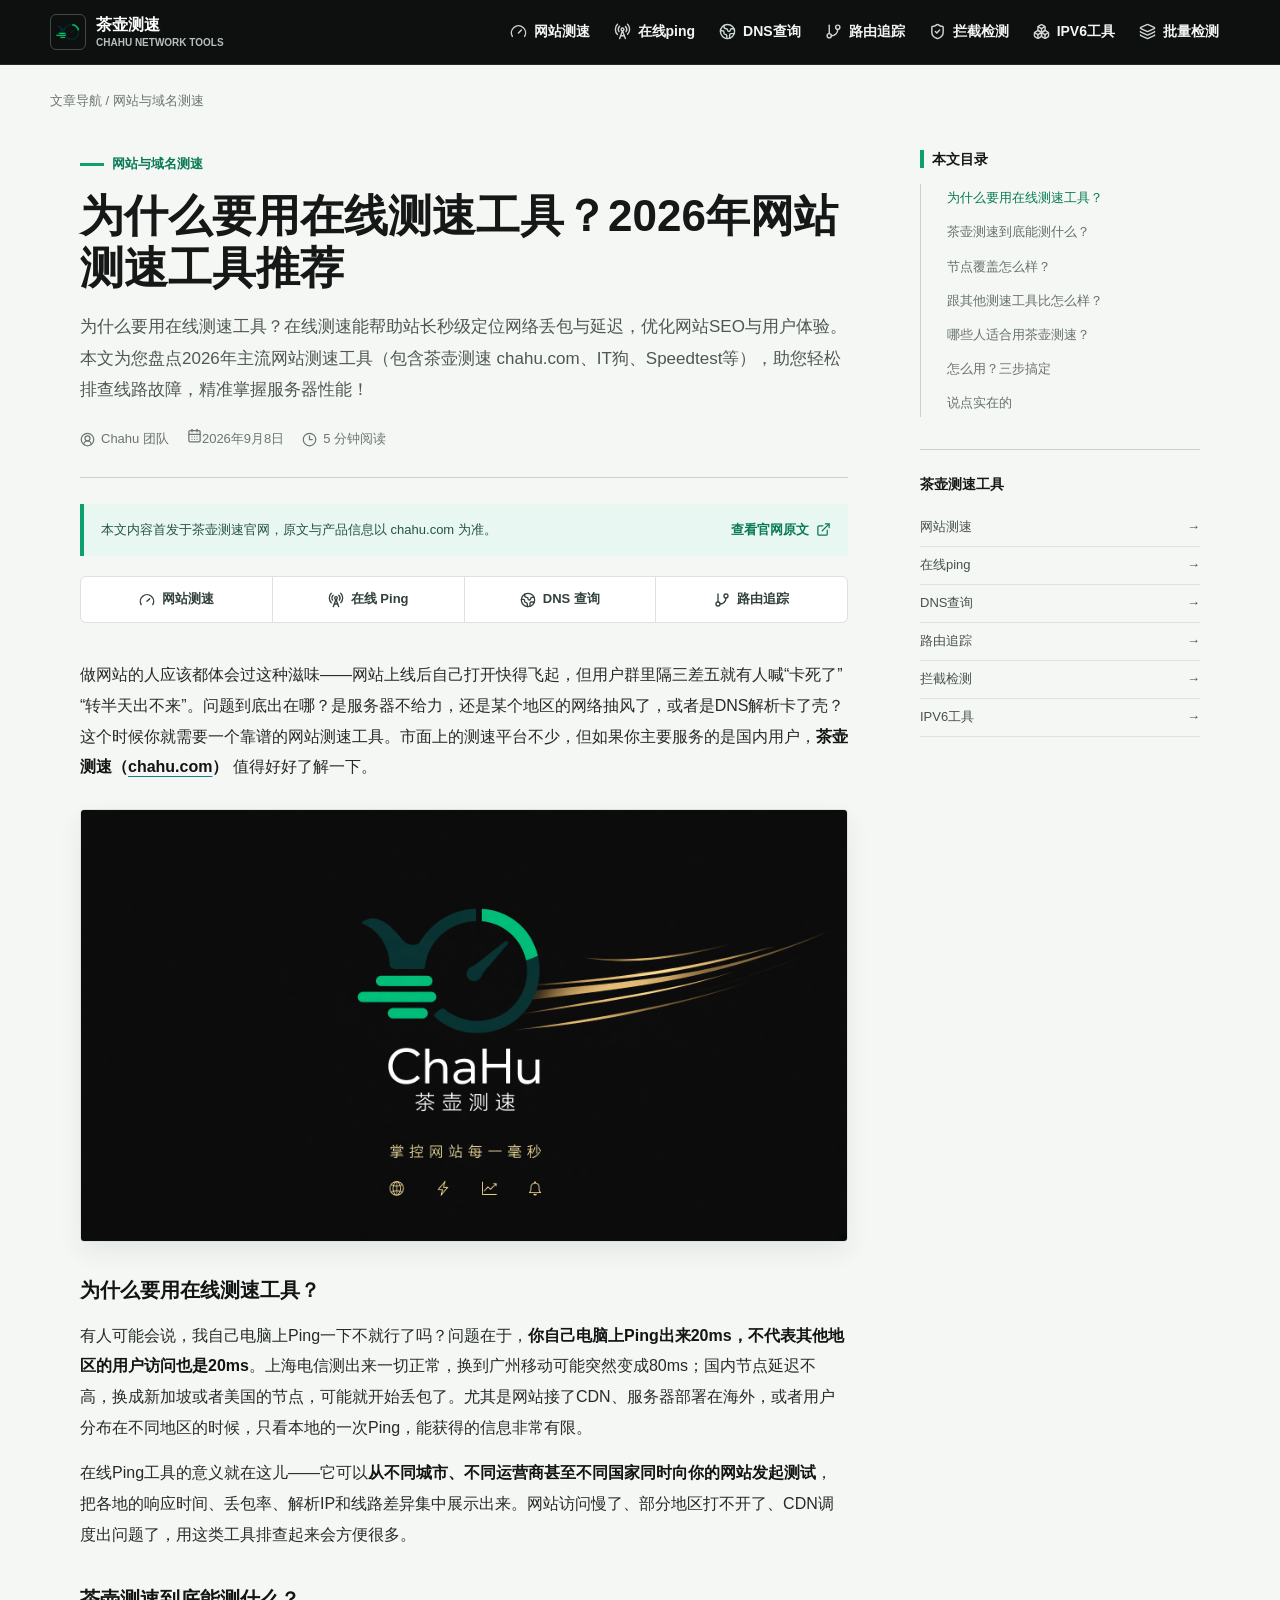
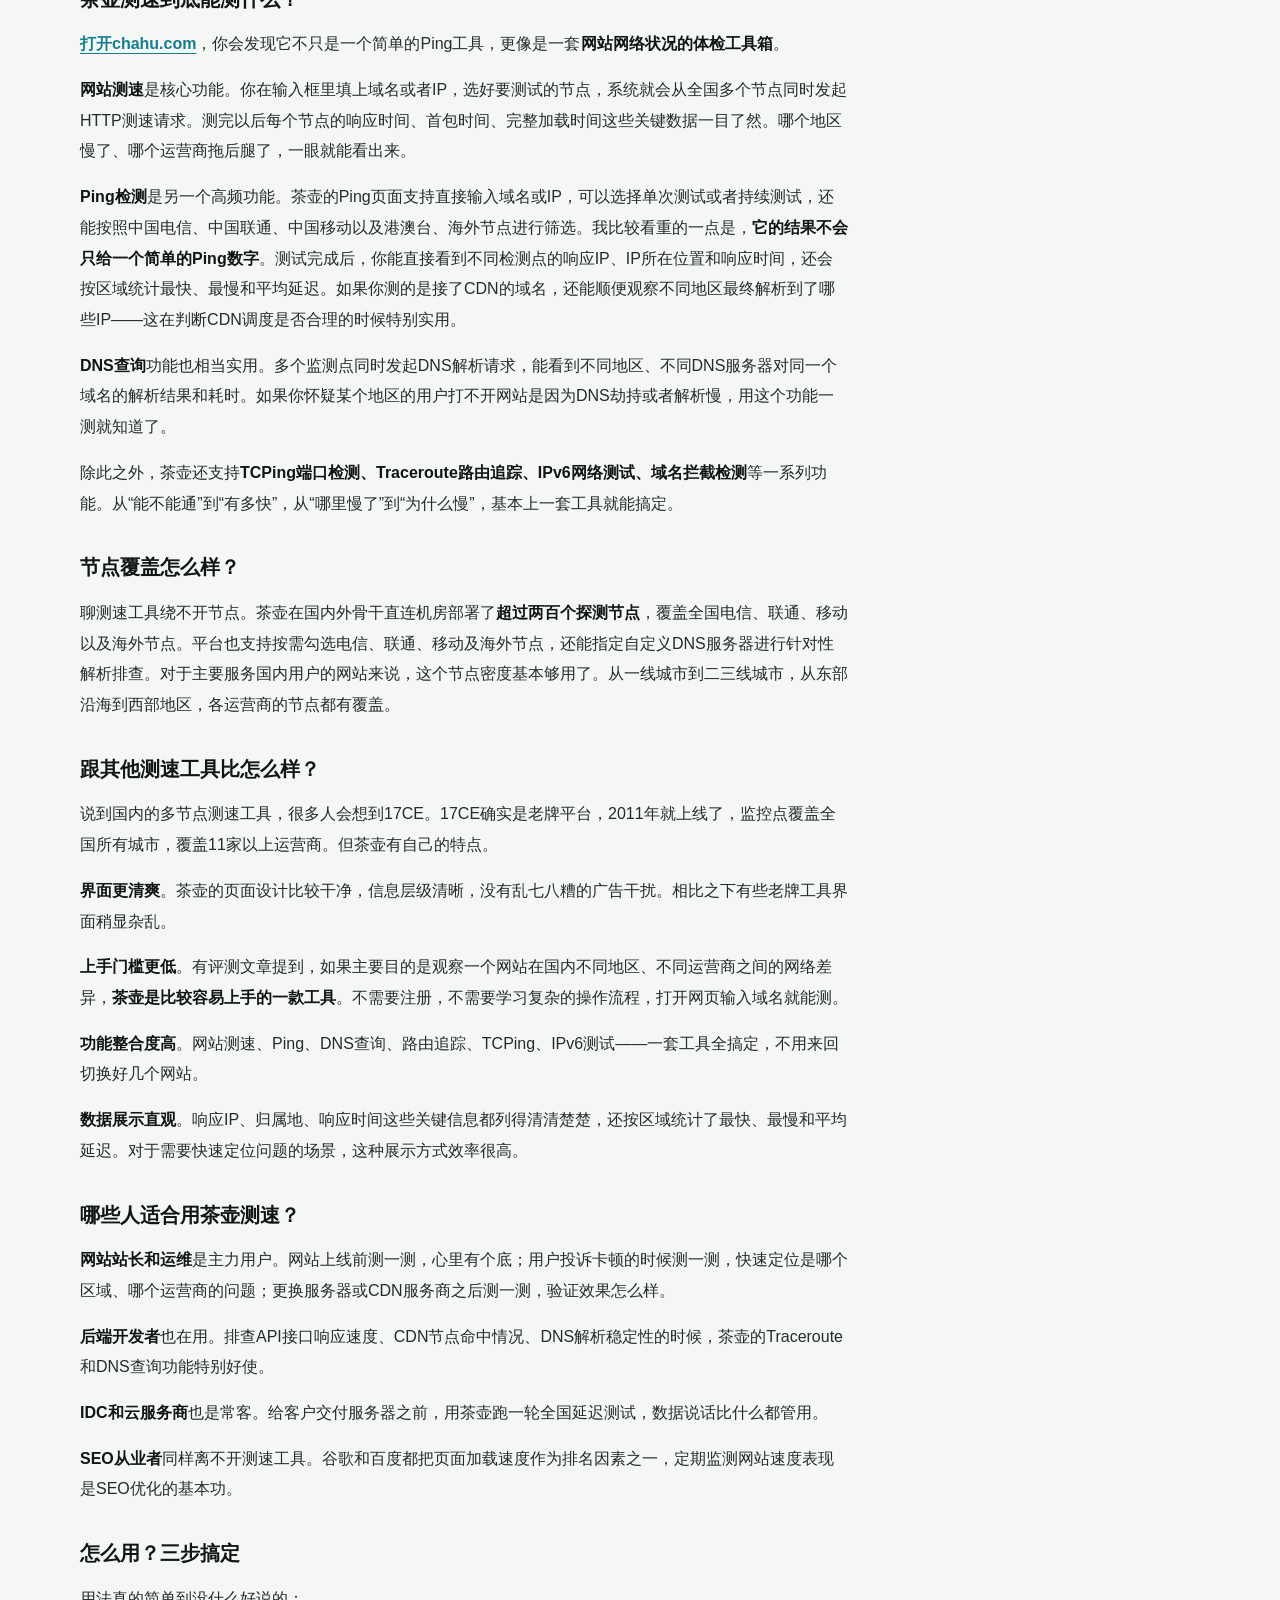
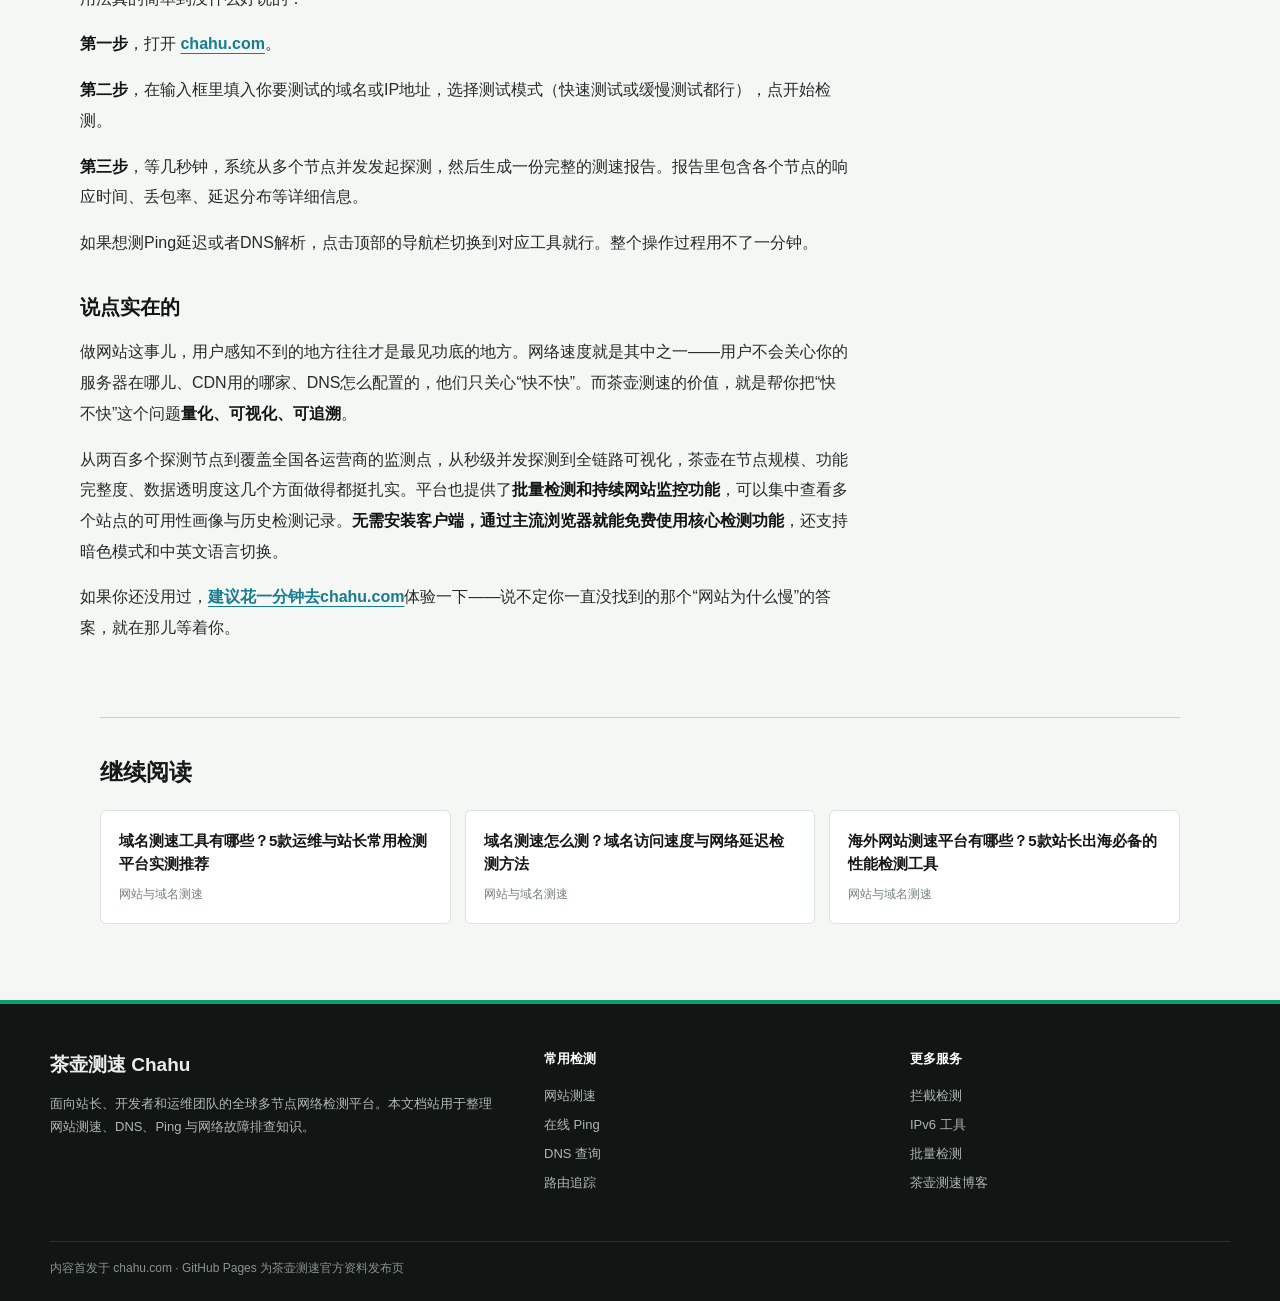
<file: why-use-online-speed-test.html>
<!doctype html>
<html lang="zh-CN">
<head>
  <meta charset="utf-8">
  <meta name="viewport" content="width=device-width, initial-scale=1">
  <title>为什么要用在线测速工具？2026年网站测速工具推荐 | 茶壶测速</title>
  <meta name="description" content="为什么要用在线测速工具？在线测速能帮助站长秒级定位网络丢包与延迟，优化网站SEO与用户体验。本文为您盘点2026年主流网站测速工具（包含茶壶测速 chahu.com、IT狗、Speedtest等），助您轻松排查线路故障，精准掌握服务器性能！">
  <meta name="robots" content="index,follow,max-image-preview:large">
  <meta name="author" content="Chahu 团队">
  <meta name="theme-color" content="#0d100f">
  <link rel="canonical" href="https://www.chahu.com/blog/why-use-online-speed-test">
  <link rel="icon" href="assets/chahu-icon.png" type="image/png">
  <link rel="apple-touch-icon" href="assets/chahu-icon.png">
  <meta property="og:locale" content="zh_CN">
  <meta property="og:type" content="article">
  <meta property="og:site_name" content="茶壶测速 Chahu">
  <meta property="og:title" content="为什么要用在线测速工具？2026年网站测速工具推荐 | 茶壶测速">
  <meta property="og:description" content="为什么要用在线测速工具？在线测速能帮助站长秒级定位网络丢包与延迟，优化网站SEO与用户体验。本文为您盘点2026年主流网站测速工具（包含茶壶测速 chahu.com、IT狗、Speedtest等），助您轻松排查线路故障，精准掌握服务器性能！">
  <meta property="og:url" content="https://chahucesu.github.io/chahu.com/why-use-online-speed-test.html">
  <meta property="og:image" content="https://www.chahu.com/og/chahu-network-testing-v2.png">
  <meta name="twitter:card" content="summary_large_image">
  <meta name="twitter:title" content="为什么要用在线测速工具？2026年网站测速工具推荐 | 茶壶测速">
  <meta name="twitter:description" content="为什么要用在线测速工具？在线测速能帮助站长秒级定位网络丢包与延迟，优化网站SEO与用户体验。本文为您盘点2026年主流网站测速工具（包含茶壶测速 chahu.com、IT狗、Speedtest等），助您轻松排查线路故障，精准掌握服务器性能！">
  <meta name="twitter:image" content="https://www.chahu.com/og/chahu-network-testing-v2.png">
  <link rel="stylesheet" href="assets/styles.css">
  <script type="application/ld+json">{"@context":"https://schema.org","@type":"Article","headline":"为什么要用在线测速工具？2026年网站测速工具推荐","description":"为什么要用在线测速工具？在线测速能帮助站长秒级定位网络丢包与延迟，优化网站SEO与用户体验。本文为您盘点2026年主流网站测速工具（包含茶壶测速 chahu.com、IT狗、Speedtest等），助您轻松排查线路故障，精准掌握服务器性能！","datePublished":"2026-09-08T00:00:00.000Z","dateModified":"2026-09-08T14:37:57.000Z","mainEntityOfPage":"https://www.chahu.com/blog/why-use-online-speed-test","image":"https://www.chahu.com/og/chahu-network-testing-v2.png","author":{"@type":"Organization","name":"Chahu 团队","url":"https://www.chahu.com/"},"publisher":{"@type":"Organization","name":"Chahu","url":"https://www.chahu.com/"}}</script>
</head>
<body>

<a class="skip-link" href="#main-content">跳到正文</a>
<div class="reading-progress" data-reading-progress aria-hidden="true"></div>
<header class="site-header">
  <div class="header-inner">
    <a class="brand" href="https://www.chahu.com/" aria-label="茶壶测速官网">
      <span class="brand-mark"><img src="assets/chahu-icon.png" width="32" height="32" alt=""></span>
      <span class="brand-name">茶壶测速<small>Chahu Network Tools</small></span>
    </a>
    <button class="nav-toggle" type="button" data-nav-toggle aria-label="打开菜单" aria-expanded="false"><svg class="lucide lucide-menu" xmlns="http://www.w3.org/2000/svg" width="24" height="24" viewBox="0 0 24 24" fill="none" stroke="currentColor" stroke-width="2" stroke-linecap="round" stroke-linejoin="round" aria-hidden="true"><line x1="4" x2="20" y1="12" y2="12"></line><line x1="4" x2="20" y1="6" y2="6"></line><line x1="4" x2="20" y1="18" y2="18"></line></svg></button>
    <nav class="main-nav" data-main-nav aria-label="茶壶测速工具导航"><a href="https://www.chahu.com/"><svg class="lucide lucide-gauge" xmlns="http://www.w3.org/2000/svg" width="24" height="24" viewBox="0 0 24 24" fill="none" stroke="currentColor" stroke-width="2" stroke-linecap="round" stroke-linejoin="round" aria-hidden="true"><path d="m12 14 4-4"></path><path d="M3.34 19a10 10 0 1 1 17.32 0"></path></svg><span>网站测速</span></a><a href="https://www.chahu.com/ping"><svg class="lucide lucide-radio-tower" xmlns="http://www.w3.org/2000/svg" width="24" height="24" viewBox="0 0 24 24" fill="none" stroke="currentColor" stroke-width="2" stroke-linecap="round" stroke-linejoin="round" aria-hidden="true"><path d="M4.9 16.1C1 12.2 1 5.8 4.9 1.9"></path><path d="M7.8 4.7a6.14 6.14 0 0 0-.8 7.5"></path><circle cx="12" cy="9" r="2"></circle><path d="M16.2 4.8c2 2 2.26 5.11.8 7.47"></path><path d="M19.1 1.9a9.96 9.96 0 0 1 0 14.1"></path><path d="M9.5 18h5"></path><path d="m8 22 4-11 4 11"></path></svg><span>在线ping</span></a><a href="https://www.chahu.com/dns"><svg class="lucide lucide-globe-2" xmlns="http://www.w3.org/2000/svg" width="24" height="24" viewBox="0 0 24 24" fill="none" stroke="currentColor" stroke-width="2" stroke-linecap="round" stroke-linejoin="round" aria-hidden="true"><path d="M21.54 15H17a2 2 0 0 0-2 2v4.54"></path><path d="M7 3.34V5a3 3 0 0 0 3 3a2 2 0 0 1 2 2c0 1.1.9 2 2 2a2 2 0 0 0 2-2c0-1.1.9-2 2-2h3.17"></path><path d="M11 21.95V18a2 2 0 0 0-2-2a2 2 0 0 1-2-2v-1a2 2 0 0 0-2-2H2.05"></path><circle cx="12" cy="12" r="10"></circle></svg><span>DNS查询</span></a><a href="https://www.chahu.com/trace"><svg class="lucide lucide-git-branch" xmlns="http://www.w3.org/2000/svg" width="24" height="24" viewBox="0 0 24 24" fill="none" stroke="currentColor" stroke-width="2" stroke-linecap="round" stroke-linejoin="round" aria-hidden="true"><line x1="6" x2="6" y1="3" y2="15"></line><circle cx="18" cy="6" r="3"></circle><circle cx="6" cy="18" r="3"></circle><path d="M18 9a9 9 0 0 1-9 9"></path></svg><span>路由追踪</span></a><a href="https://www.chahu.com/block"><svg class="lucide lucide-shield-check" xmlns="http://www.w3.org/2000/svg" width="24" height="24" viewBox="0 0 24 24" fill="none" stroke="currentColor" stroke-width="2" stroke-linecap="round" stroke-linejoin="round" aria-hidden="true"><path d="M20 13c0 5-3.5 7.5-7.66 8.95a1 1 0 0 1-.67-.01C7.5 20.5 4 18 4 13V6a1 1 0 0 1 1-1c2 0 4.5-1.2 6.24-2.72a1.17 1.17 0 0 1 1.52 0C14.51 3.81 17 5 19 5a1 1 0 0 1 1 1z"></path><path d="m9 12 2 2 4-4"></path></svg><span>拦截检测</span></a><a href="https://www.chahu.com/ipv6"><svg class="lucide lucide-boxes" xmlns="http://www.w3.org/2000/svg" width="24" height="24" viewBox="0 0 24 24" fill="none" stroke="currentColor" stroke-width="2" stroke-linecap="round" stroke-linejoin="round" aria-hidden="true"><path d="M2.97 12.92A2 2 0 0 0 2 14.63v3.24a2 2 0 0 0 .97 1.71l3 1.8a2 2 0 0 0 2.06 0L12 19v-5.5l-5-3-4.03 2.42Z"></path><path d="m7 16.5-4.74-2.85"></path><path d="m7 16.5 5-3"></path><path d="M7 16.5v5.17"></path><path d="M12 13.5V19l3.97 2.38a2 2 0 0 0 2.06 0l3-1.8a2 2 0 0 0 .97-1.71v-3.24a2 2 0 0 0-.97-1.71L17 10.5l-5 3Z"></path><path d="m17 16.5-5-3"></path><path d="m17 16.5 4.74-2.85"></path><path d="M17 16.5v5.17"></path><path d="M7.97 4.42A2 2 0 0 0 7 6.13v4.37l5 3 5-3V6.13a2 2 0 0 0-.97-1.71l-3-1.8a2 2 0 0 0-2.06 0l-3 1.8Z"></path><path d="M12 8 7.26 5.15"></path><path d="m12 8 4.74-2.85"></path><path d="M12 13.5V8"></path></svg><span>IPV6工具</span></a><a href="https://www.chahu.com/batch"><svg class="lucide lucide-layers-3" xmlns="http://www.w3.org/2000/svg" width="24" height="24" viewBox="0 0 24 24" fill="none" stroke="currentColor" stroke-width="2" stroke-linecap="round" stroke-linejoin="round" aria-hidden="true"><path d="M12.83 2.18a2 2 0 0 0-1.66 0L2.6 6.08a1 1 0 0 0 0 1.83l8.58 3.91a2 2 0 0 0 1.66 0l8.58-3.9a1 1 0 0 0 0-1.83z"></path><path d="M2 12a1 1 0 0 0 .58.91l8.6 3.91a2 2 0 0 0 1.65 0l8.58-3.9A1 1 0 0 0 22 12"></path><path d="M2 17a1 1 0 0 0 .58.91l8.6 3.91a2 2 0 0 0 1.65 0l8.58-3.9A1 1 0 0 0 22 17"></path></svg><span>批量检测</span></a></nav>
  </div>
</header>
<nav class="breadcrumb" aria-label="面包屑"><a href="index.html">文章导航</a> / <span>网站与域名测速</span></nav>
<main id="main-content" class="article-layout">
  <article class="article-main">
    <header class="article-header">
      <p class="eyebrow">网站与域名测速</p>
      <h1>为什么要用在线测速工具？2026年网站测速工具推荐</h1>
      <p class="article-lead">为什么要用在线测速工具？在线测速能帮助站长秒级定位网络丢包与延迟，优化网站SEO与用户体验。本文为您盘点2026年主流网站测速工具（包含茶壶测速 chahu.com、IT狗、Speedtest等），助您轻松排查线路故障，精准掌握服务器性能！</p>
      <div class="article-meta">
        <span><svg class="lucide lucide-circle-user-round" xmlns="http://www.w3.org/2000/svg" width="24" height="24" viewBox="0 0 24 24" fill="none" stroke="currentColor" stroke-width="2" stroke-linecap="round" stroke-linejoin="round" aria-hidden="true"><path d="M18 20a6 6 0 0 0-12 0"></path><circle cx="12" cy="10" r="4"></circle><circle cx="12" cy="12" r="10"></circle></svg>Chahu 团队</span>
        <time datetime="2026-09-08"><svg class="lucide lucide-calendar-days" xmlns="http://www.w3.org/2000/svg" width="24" height="24" viewBox="0 0 24 24" fill="none" stroke="currentColor" stroke-width="2" stroke-linecap="round" stroke-linejoin="round" aria-hidden="true"><path d="M8 2v4"></path><path d="M16 2v4"></path><rect width="18" height="18" x="3" y="4" rx="2"></rect><path d="M3 10h18"></path><path d="M8 14h.01"></path><path d="M12 14h.01"></path><path d="M16 14h.01"></path><path d="M8 18h.01"></path><path d="M12 18h.01"></path><path d="M16 18h.01"></path></svg>2026年9月8日</time>
        <span><svg class="lucide lucide-clock-3" xmlns="http://www.w3.org/2000/svg" width="24" height="24" viewBox="0 0 24 24" fill="none" stroke="currentColor" stroke-width="2" stroke-linecap="round" stroke-linejoin="round" aria-hidden="true"><circle cx="12" cy="12" r="10"></circle><polyline points="12 6 12 12 16.5 12"></polyline></svg>5 分钟阅读</span>
      </div>
    </header>
    <div class="source-strip">
      <p>本文内容首发于茶壶测速官网，原文与产品信息以 chahu.com 为准。</p>
      <a href="https://www.chahu.com/blog/why-use-online-speed-test">查看官网原文<svg class="lucide lucide-external-link" xmlns="http://www.w3.org/2000/svg" width="24" height="24" viewBox="0 0 24 24" fill="none" stroke="currentColor" stroke-width="2" stroke-linecap="round" stroke-linejoin="round" aria-hidden="true"><path d="M15 3h6v6"></path><path d="M10 14 21 3"></path><path d="M18 13v6a2 2 0 0 1-2 2H5a2 2 0 0 1-2-2V8a2 2 0 0 1 2-2h6"></path></svg></a>
    </div>
    <nav class="article-tool-links" aria-label="常用网络检测工具"><a href="https://www.chahu.com/"><svg class="lucide lucide-gauge" xmlns="http://www.w3.org/2000/svg" width="24" height="24" viewBox="0 0 24 24" fill="none" stroke="currentColor" stroke-width="2" stroke-linecap="round" stroke-linejoin="round" aria-hidden="true"><path d="m12 14 4-4"></path><path d="M3.34 19a10 10 0 1 1 17.32 0"></path></svg><span>网站测速</span></a><a href="https://www.chahu.com/ping"><svg class="lucide lucide-radio-tower" xmlns="http://www.w3.org/2000/svg" width="24" height="24" viewBox="0 0 24 24" fill="none" stroke="currentColor" stroke-width="2" stroke-linecap="round" stroke-linejoin="round" aria-hidden="true"><path d="M4.9 16.1C1 12.2 1 5.8 4.9 1.9"></path><path d="M7.8 4.7a6.14 6.14 0 0 0-.8 7.5"></path><circle cx="12" cy="9" r="2"></circle><path d="M16.2 4.8c2 2 2.26 5.11.8 7.47"></path><path d="M19.1 1.9a9.96 9.96 0 0 1 0 14.1"></path><path d="M9.5 18h5"></path><path d="m8 22 4-11 4 11"></path></svg><span>在线 Ping</span></a><a href="https://www.chahu.com/dns"><svg class="lucide lucide-globe-2" xmlns="http://www.w3.org/2000/svg" width="24" height="24" viewBox="0 0 24 24" fill="none" stroke="currentColor" stroke-width="2" stroke-linecap="round" stroke-linejoin="round" aria-hidden="true"><path d="M21.54 15H17a2 2 0 0 0-2 2v4.54"></path><path d="M7 3.34V5a3 3 0 0 0 3 3a2 2 0 0 1 2 2c0 1.1.9 2 2 2a2 2 0 0 0 2-2c0-1.1.9-2 2-2h3.17"></path><path d="M11 21.95V18a2 2 0 0 0-2-2a2 2 0 0 1-2-2v-1a2 2 0 0 0-2-2H2.05"></path><circle cx="12" cy="12" r="10"></circle></svg><span>DNS 查询</span></a><a href="https://www.chahu.com/trace"><svg class="lucide lucide-git-branch" xmlns="http://www.w3.org/2000/svg" width="24" height="24" viewBox="0 0 24 24" fill="none" stroke="currentColor" stroke-width="2" stroke-linecap="round" stroke-linejoin="round" aria-hidden="true"><line x1="6" x2="6" y1="3" y2="15"></line><circle cx="18" cy="6" r="3"></circle><circle cx="6" cy="18" r="3"></circle><path d="M18 9a9 9 0 0 1-9 9"></path></svg><span>路由追踪</span></a></nav>
    <div class="article-body"><p>做网站的人应该都体会过这种滋味——网站上线后自己打开快得飞起，但用户群里隔三差五就有人喊“卡死了”“转半天出不来”。问题到底出在哪？是服务器不给力，还是某个地区的网络抽风了，或者是DNS解析卡了壳？这个时候你就需要一个靠谱的网站测速工具。市面上的测速平台不少，但如果你主要服务的是国内用户，<strong>茶壶测速（</strong><a href="http://chahu.com"><strong>chahu.com</strong></a><strong>）</strong> 值得好好了解一下。</p><img src="assets/articles/why-use-online-speed-test/image-01.jpg" alt="image.jpg" loading="lazy" decoding="async"><h3 id="section-1"><strong>为什么要用在线测速工具？</strong></h3><p>有人可能会说，我自己电脑上Ping一下不就行了吗？问题在于，<strong>你自己电脑上Ping出来20ms，不代表其他地区的用户访问也是20ms</strong>。上海电信测出来一切正常，换到广州移动可能突然变成80ms；国内节点延迟不高，换成新加坡或者美国的节点，可能就开始丢包了。尤其是网站接了CDN、服务器部署在海外，或者用户分布在不同地区的时候，只看本地的一次Ping，能获得的信息非常有限。</p><p>在线Ping工具的意义就在这儿——它可以<strong>从不同城市、不同运营商甚至不同国家同时向你的网站发起测试</strong>，把各地的响应时间、丢包率、解析IP和线路差异集中展示出来。网站访问慢了、部分地区打不开了、CDN调度出问题了，用这类工具排查起来会方便很多。</p><h3 id="section-2"><strong>茶壶测速到底能测什么？</strong></h3><p><a href="http://%E6%89%93%E5%BC%80chahu.com">打开chahu.com</a>，你会发现它不只是一个简单的Ping工具，更像是一套<strong>网站网络状况的体检工具箱</strong>。</p><p><strong>网站测速</strong>是核心功能。你在输入框里填上域名或者IP，选好要测试的节点，系统就会从全国多个节点同时发起HTTP测速请求。测完以后每个节点的响应时间、首包时间、完整加载时间这些关键数据一目了然。哪个地区慢了、哪个运营商拖后腿了，一眼就能看出来。</p><p><strong>Ping检测</strong>是另一个高频功能。茶壶的Ping页面支持直接输入域名或IP，可以选择单次测试或者持续测试，还能按照中国电信、中国联通、中国移动以及港澳台、海外节点进行筛选。我比较看重的一点是，<strong>它的结果不会只给一个简单的Ping数字</strong>。测试完成后，你能直接看到不同检测点的响应IP、IP所在位置和响应时间，还会按区域统计最快、最慢和平均延迟。如果你测的是接了CDN的域名，还能顺便观察不同地区最终解析到了哪些IP——这在判断CDN调度是否合理的时候特别实用。</p><p><strong>DNS查询</strong>功能也相当实用。多个监测点同时发起DNS解析请求，能看到不同地区、不同DNS服务器对同一个域名的解析结果和耗时。如果你怀疑某个地区的用户打不开网站是因为DNS劫持或者解析慢，用这个功能一测就知道了。</p><p>除此之外，茶壶还支持<strong>TCPing端口检测、Traceroute路由追踪、IPv6网络测试、域名拦截检测</strong>等一系列功能。从“能不能通”到“有多快”，从“哪里慢了”到“为什么慢”，基本上一套工具就能搞定。</p><h3 id="section-3"><strong>节点覆盖怎么样？</strong></h3><p>聊测速工具绕不开节点。茶壶在国内外骨干直连机房部署了<strong>超过两百个探测节点</strong>，覆盖全国电信、联通、移动以及海外节点。平台也支持按需勾选电信、联通、移动及海外节点，还能指定自定义DNS服务器进行针对性解析排查。对于主要服务国内用户的网站来说，这个节点密度基本够用了。从一线城市到二三线城市，从东部沿海到西部地区，各运营商的节点都有覆盖。</p><h3 id="section-4"><strong>跟其他测速工具比怎么样？</strong></h3><p>说到国内的多节点测速工具，很多人会想到17CE。17CE确实是老牌平台，2011年就上线了，监控点覆盖全国所有城市，覆盖11家以上运营商。但茶壶有自己的特点。</p><p><strong>界面更清爽</strong>。茶壶的页面设计比较干净，信息层级清晰，没有乱七八糟的广告干扰。相比之下有些老牌工具界面稍显杂乱。</p><p><strong>上手门槛更低</strong>。有评测文章提到，如果主要目的是观察一个网站在国内不同地区、不同运营商之间的网络差异，<strong>茶壶是比较容易上手的一款工具</strong>。不需要注册，不需要学习复杂的操作流程，打开网页输入域名就能测。</p><p><strong>功能整合度高</strong>。网站测速、Ping、DNS查询、路由追踪、TCPing、IPv6测试——一套工具全搞定，不用来回切换好几个网站。</p><p><strong>数据展示直观</strong>。响应IP、归属地、响应时间这些关键信息都列得清清楚楚，还按区域统计了最快、最慢和平均延迟。对于需要快速定位问题的场景，这种展示方式效率很高。</p><h3 id="section-5"><strong>哪些人适合用茶壶测速？</strong></h3><p><strong>网站站长和运维</strong>是主力用户。网站上线前测一测，心里有个底；用户投诉卡顿的时候测一测，快速定位是哪个区域、哪个运营商的问题；更换服务器或CDN服务商之后测一测，验证效果怎么样。</p><p><strong>后端开发者</strong>也在用。排查API接口响应速度、CDN节点命中情况、DNS解析稳定性的时候，茶壶的Traceroute和DNS查询功能特别好使。</p><p><strong>IDC和云服务商</strong>也是常客。给客户交付服务器之前，用茶壶跑一轮全国延迟测试，数据说话比什么都管用。</p><p><strong>SEO从业者</strong>同样离不开测速工具。谷歌和百度都把页面加载速度作为排名因素之一，定期监测网站速度表现是SEO优化的基本功。</p><h3 id="section-6"><strong>怎么用？三步搞定</strong></h3><p>用法真的简单到没什么好说的：</p><p><strong>第一步</strong>，打开 <a href="http://chahu.com">chahu.com</a>。</p><p><strong>第二步</strong>，在输入框里填入你要测试的域名或IP地址，选择测试模式（快速测试或缓慢测试都行），点开始检测。</p><p><strong>第三步</strong>，等几秒钟，系统从多个节点并发发起探测，然后生成一份完整的测速报告。报告里包含各个节点的响应时间、丢包率、延迟分布等详细信息。</p><p>如果想测Ping延迟或者DNS解析，点击顶部的导航栏切换到对应工具就行。整个操作过程用不了一分钟。</p><h3 id="section-7"><strong>说点实在的</strong></h3><p>做网站这事儿，用户感知不到的地方往往才是最见功底的地方。网络速度就是其中之一——用户不会关心你的服务器在哪儿、CDN用的哪家、DNS怎么配置的，他们只关心“快不快”。而茶壶测速的价值，就是帮你把“快不快”这个问题<strong>量化、可视化、可追溯</strong>。</p><p>从两百多个探测节点到覆盖全国各运营商的监测点，从秒级并发探测到全链路可视化，茶壶在节点规模、功能完整度、数据透明度这几个方面做得都挺扎实。平台也提供了<strong>批量检测和持续网站监控功能</strong>，可以集中查看多个站点的可用性画像与历史检测记录。<strong>无需安装客户端，通过主流浏览器就能免费使用核心检测功能</strong>，还支持暗色模式和中英文语言切换。</p><p>如果你还没用过，<a href="http://%E5%BB%BA%E8%AE%AE%E8%8A%B1%E4%B8%80%E5%88%86%E9%92%9F%E5%8E%BBchahu.com">建议花一分钟去chahu.com</a>体验一下——说不定你一直没找到的那个“网站为什么慢”的答案，就在那儿等着你。</p></div>
  </article>
  <aside class="article-aside">
    <h2 class="toc-title">本文目录</h2>
    <ol class="toc"><li><a href="#section-1" data-level="3">为什么要用在线测速工具？</a></li><li><a href="#section-2" data-level="3">茶壶测速到底能测什么？</a></li><li><a href="#section-3" data-level="3">节点覆盖怎么样？</a></li><li><a href="#section-4" data-level="3">跟其他测速工具比怎么样？</a></li><li><a href="#section-5" data-level="3">哪些人适合用茶壶测速？</a></li><li><a href="#section-6" data-level="3">怎么用？三步搞定</a></li><li><a href="#section-7" data-level="3">说点实在的</a></li></ol>
    <div class="aside-tools">
      <h2>茶壶测速工具</h2>
      <a href="https://www.chahu.com/"><span>网站测速</span><span>→</span></a><a href="https://www.chahu.com/ping"><span>在线ping</span><span>→</span></a><a href="https://www.chahu.com/dns"><span>DNS查询</span><span>→</span></a><a href="https://www.chahu.com/trace"><span>路由追踪</span><span>→</span></a><a href="https://www.chahu.com/block"><span>拦截检测</span><span>→</span></a><a href="https://www.chahu.com/ipv6"><span>IPV6工具</span><span>→</span></a>
    </div>
  </aside>
</main>
<section class="related">
  <h2>继续阅读</h2>
  <div class="related-grid"><a class="related-card" href="domain-speed-test-tools.html"><strong>域名测速工具有哪些？5款运维与站长常用检测平台实测推荐</strong><span>网站与域名测速</span></a><a class="related-card" href="domain-speed-latency-test.html"><strong>域名测速怎么测？域名访问速度与网络延迟检测方法</strong><span>网站与域名测速</span></a><a class="related-card" href="overseas-speed-test-tools.html"><strong>海外网站测速平台有哪些？5款站长出海必备的性能检测工具</strong><span>网站与域名测速</span></a></div>
</section>

<footer class="site-footer">
  <div class="footer-inner">
    <div>
      <p class="footer-brand">茶壶测速 Chahu</p>
      <p class="footer-copy">面向站长、开发者和运维团队的全球多节点网络检测平台。本文档站用于整理网站测速、DNS、Ping 与网络故障排查知识。</p>
    </div>
    <div class="footer-group">
      <h2>常用检测</h2>
      <a href="https://www.chahu.com/">网站测速</a>
      <a href="https://www.chahu.com/ping">在线 Ping</a>
      <a href="https://www.chahu.com/dns">DNS 查询</a>
      <a href="https://www.chahu.com/trace">路由追踪</a>
    </div>
    <div class="footer-group">
      <h2>更多服务</h2>
      <a href="https://www.chahu.com/block">拦截检测</a>
      <a href="https://www.chahu.com/ipv6">IPv6 工具</a>
      <a href="https://www.chahu.com/batch">批量检测</a>
      <a href="https://www.chahu.com/blog">茶壶测速博客</a>
    </div>
  </div>
  <div class="footer-bottom">内容首发于 chahu.com · GitHub Pages 为茶壶测速官方资料发布页</div>
</footer>
<button class="back-top" type="button" data-back-top aria-label="返回顶部"><svg class="lucide lucide-arrow-up" xmlns="http://www.w3.org/2000/svg" width="24" height="24" viewBox="0 0 24 24" fill="none" stroke="currentColor" stroke-width="2" stroke-linecap="round" stroke-linejoin="round" aria-hidden="true"><path d="m5 12 7-7 7 7"></path><path d="M12 19V5"></path></svg></button>
<script defer src="assets/site.js"></script>
</body>
</html>
</file>
<file: assets/styles.css>
:root {
  --ink: #151817;
  --ink-soft: #4d5754;
  --paper: #f5f7f4;
  --surface: #ffffff;
  --line: #dce2df;
  --line-strong: #c9d2ce;
  --brand: #0e9f6e;
  --brand-dark: #087a56;
  --brand-soft: #e8f7f1;
  --cyan: #167d91;
  --amber: #b76c17;
  --header: #0d100f;
  --header-muted: #b7c0bc;
  --shadow: 0 14px 34px rgba(15, 31, 25, 0.08);
  --content: 1180px;
  color-scheme: light;
}

* {
  box-sizing: border-box;
}

html {
  scroll-behavior: smooth;
  scroll-padding-top: 88px;
}

body {
  margin: 0;
  background: var(--paper);
  color: var(--ink);
  font-family: "Segoe UI", "Microsoft YaHei", "PingFang SC", Arial, sans-serif;
  font-size: 16px;
  line-height: 1.75;
  letter-spacing: 0;
  text-rendering: optimizeLegibility;
}

body.nav-open {
  overflow: hidden;
}

img {
  display: block;
  max-width: 100%;
}

a {
  color: inherit;
  text-decoration: none;
}

button,
input,
select,
textarea {
  font: inherit;
  letter-spacing: 0;
}

.skip-link {
  position: fixed;
  top: 8px;
  left: 8px;
  z-index: 100;
  padding: 8px 12px;
  background: var(--surface);
  color: var(--ink);
  transform: translateY(-150%);
}

.skip-link:focus {
  transform: translateY(0);
}

.reading-progress {
  position: fixed;
  inset: 0 auto auto 0;
  z-index: 80;
  width: 0;
  height: 3px;
  background: var(--brand);
}

.site-header {
  position: sticky;
  top: 0;
  z-index: 70;
  background: var(--header);
  border-bottom: 1px solid #252a28;
}

.header-inner {
  display: flex;
  align-items: center;
  gap: 24px;
  width: min(var(--content), calc(100% - 32px));
  min-height: 64px;
  margin: 0 auto;
}

.brand {
  display: inline-flex;
  flex: 0 0 auto;
  align-items: center;
  gap: 10px;
  color: #ffffff;
  font-weight: 800;
  white-space: nowrap;
}

.brand-mark {
  display: grid;
  width: 36px;
  height: 36px;
  place-items: center;
  color: var(--brand);
  border: 1px solid #3e4945;
  border-radius: 6px;
}

.brand-mark img {
  width: 30px;
  height: 30px;
  object-fit: contain;
}

.brand-name {
  display: flex;
  flex-direction: column;
  line-height: 1.12;
}

.brand-name small {
  margin-top: 3px;
  color: var(--header-muted);
  font-size: 10px;
  font-weight: 600;
  text-transform: uppercase;
}

.main-nav {
  display: flex;
  flex: 1 1 auto;
  align-items: center;
  justify-content: flex-end;
  gap: 2px;
  min-width: 0;
}

.main-nav a {
  display: inline-flex;
  align-items: center;
  gap: 7px;
  min-height: 42px;
  padding: 0 11px;
  color: #f2f5f3;
  font-size: 14px;
  font-weight: 650;
  white-space: nowrap;
  border-bottom: 2px solid transparent;
}

.main-nav a:hover,
.main-nav a:focus-visible {
  color: #ffffff;
  border-bottom-color: var(--brand);
}

.main-nav svg {
  width: 17px;
  height: 17px;
  color: #ced6d2;
}

.nav-toggle {
  display: none;
  width: 40px;
  height: 40px;
  margin-left: auto;
  padding: 0;
  place-items: center;
  background: transparent;
  color: #ffffff;
  border: 1px solid #39413e;
  border-radius: 6px;
  cursor: pointer;
}

.nav-toggle svg {
  width: 21px;
  height: 21px;
}

.catalog-head {
  background: var(--surface);
  border-bottom: 1px solid var(--line);
}

.catalog-head-inner {
  width: min(1080px, calc(100% - 32px));
  margin: 0 auto;
  padding: 54px 0 34px;
}

.eyebrow {
  display: inline-flex;
  align-items: center;
  gap: 8px;
  margin: 0 0 14px;
  color: var(--brand-dark);
  font-size: 13px;
  font-weight: 800;
  text-transform: uppercase;
}

.eyebrow::before {
  width: 24px;
  height: 3px;
  content: "";
  background: var(--brand);
}

.catalog-head h1,
.article-header h1 {
  margin: 0;
  max-width: 920px;
  color: var(--ink);
  font-size: 54px;
  line-height: 1.18;
  letter-spacing: 0;
}

.catalog-head p {
  max-width: 800px;
  margin: 20px 0 0;
  color: var(--ink-soft);
  font-size: 17px;
  line-height: 1.85;
}

.catalog-meta {
  display: flex;
  flex-wrap: wrap;
  gap: 22px;
  margin-top: 26px;
  color: var(--ink-soft);
  font-size: 13px;
  font-weight: 650;
}

.catalog-meta span {
  display: inline-flex;
  align-items: center;
  gap: 7px;
}

.catalog-meta svg {
  width: 16px;
  height: 16px;
  color: var(--brand-dark);
}

.brand-visual {
  width: min(1080px, calc(100% - 32px));
  margin: 32px auto 0;
  overflow: hidden;
  background: var(--surface);
  border: 1px solid var(--line);
  border-radius: 6px;
  box-shadow: var(--shadow);
}

.brand-visual img {
  width: 100%;
  max-height: 410px;
  object-fit: cover;
}

.catalog-main {
  width: min(1080px, calc(100% - 32px));
  margin: 0 auto;
  padding: 54px 0 76px;
}

.catalog-section + .catalog-section {
  margin-top: 58px;
}

.section-heading {
  display: flex;
  align-items: end;
  justify-content: space-between;
  gap: 20px;
  margin-bottom: 20px;
  padding-bottom: 12px;
  border-bottom: 1px solid var(--line-strong);
}

.section-heading h2 {
  margin: 0;
  font-size: 24px;
  line-height: 1.35;
}

.section-heading p {
  margin: 0;
  color: var(--ink-soft);
  font-size: 13px;
}

.article-grid {
  display: grid;
  grid-template-columns: repeat(3, minmax(0, 1fr));
  gap: 14px;
}

.article-card {
  position: relative;
  display: flex;
  min-width: 0;
  min-height: 235px;
  flex-direction: column;
  padding: 22px;
  background: var(--surface);
  border: 1px solid var(--line);
  border-radius: 6px;
  transition: border-color 160ms ease, box-shadow 160ms ease, transform 160ms ease;
}

.article-card:hover,
.article-card:focus-visible {
  border-color: rgba(14, 159, 110, 0.62);
  box-shadow: var(--shadow);
  transform: translateY(-3px);
}

.article-card-top {
  display: flex;
  align-items: center;
  justify-content: space-between;
  color: var(--brand-dark);
}

.article-card-top svg {
  width: 21px;
  height: 21px;
}

.article-number {
  color: #89938f;
  font-size: 12px;
  font-weight: 800;
}

.article-card h3 {
  margin: 20px 0 10px;
  font-size: 18px;
  line-height: 1.52;
}

.article-card p {
  display: -webkit-box;
  margin: 0;
  overflow: hidden;
  color: var(--ink-soft);
  font-size: 14px;
  line-height: 1.75;
  -webkit-box-orient: vertical;
  -webkit-line-clamp: 3;
}

.article-card-footer {
  display: flex;
  align-items: center;
  justify-content: space-between;
  gap: 12px;
  margin-top: auto;
  padding-top: 18px;
  color: #78827e;
  font-size: 12px;
}

.article-card-footer strong {
  color: var(--brand-dark);
  font-weight: 750;
}

.editorial-band {
  margin: 58px 0;
  padding: 34px;
  background: #123c35;
  color: #ffffff;
  border-left: 6px solid var(--brand);
}

.editorial-band h2 {
  margin: 0;
  font-size: 25px;
}

.editorial-band p {
  max-width: 820px;
  margin: 12px 0 0;
  color: #d5e5df;
}

.editorial-actions {
  display: flex;
  flex-wrap: wrap;
  gap: 10px;
  margin-top: 22px;
}

.command-link {
  display: inline-flex;
  align-items: center;
  gap: 8px;
  min-height: 42px;
  padding: 0 16px;
  background: var(--brand);
  color: #071e17;
  font-weight: 800;
  border: 1px solid var(--brand);
  border-radius: 5px;
}

.command-link.secondary {
  background: transparent;
  color: #ffffff;
  border-color: #6e8f84;
}

.command-link:hover,
.command-link:focus-visible {
  filter: brightness(1.07);
}

.command-link svg {
  width: 17px;
  height: 17px;
}

.breadcrumb {
  width: min(var(--content), calc(100% - 32px));
  margin: 0 auto;
  padding: 25px 0 0;
  color: #6a7470;
  font-size: 13px;
}

.breadcrumb a:hover {
  color: var(--brand-dark);
}

.article-layout {
  display: grid;
  grid-template-columns: minmax(0, 780px) minmax(220px, 280px);
  gap: 72px;
  align-items: start;
  width: min(1120px, calc(100% - 32px));
  margin: 0 auto;
  padding: 34px 0 78px;
}

.article-main {
  min-width: 0;
}

.article-header {
  padding-bottom: 26px;
  border-bottom: 1px solid var(--line-strong);
}

.article-header h1 {
  max-width: 780px;
  font-size: 44px;
}

.article-lead {
  margin: 18px 0 0;
  color: var(--ink-soft);
  font-size: 17px;
  line-height: 1.85;
}

.article-meta {
  display: flex;
  flex-wrap: wrap;
  gap: 18px;
  margin-top: 22px;
  color: #6b7571;
  font-size: 13px;
}

.article-meta span,
.article-meta a {
  display: inline-flex;
  align-items: center;
  gap: 6px;
}

.article-meta svg {
  width: 15px;
  height: 15px;
}

.source-strip {
  display: flex;
  align-items: center;
  justify-content: space-between;
  gap: 18px;
  margin: 26px 0 0;
  padding: 15px 17px;
  background: var(--brand-soft);
  color: #255247;
  border-left: 4px solid var(--brand);
}

.source-strip p {
  margin: 0;
  font-size: 13px;
}

.source-strip a {
  display: inline-flex;
  flex: 0 0 auto;
  align-items: center;
  gap: 7px;
  color: var(--brand-dark);
  font-size: 13px;
  font-weight: 800;
}

.source-strip svg {
  width: 15px;
  height: 15px;
}

.article-tool-links {
  display: grid;
  grid-template-columns: repeat(4, minmax(0, 1fr));
  gap: 1px;
  margin-top: 20px;
  overflow: hidden;
  background: var(--line);
  border: 1px solid var(--line);
  border-radius: 6px;
}

.article-tool-links a {
  display: flex;
  align-items: center;
  justify-content: center;
  gap: 7px;
  min-height: 45px;
  padding: 7px 8px;
  background: var(--surface);
  color: #32413c;
  font-size: 13px;
  font-weight: 750;
}

.article-tool-links a:hover,
.article-tool-links a:focus-visible {
  color: var(--brand-dark);
  background: #f0faf6;
}

.article-tool-links svg {
  width: 16px;
  height: 16px;
}

.article-body {
  padding-top: 22px;
  color: #252b29;
  font-size: 16px;
  line-height: 1.92;
}

.article-body h2,
.article-body h3 {
  scroll-margin-top: 90px;
  color: var(--ink);
  letter-spacing: 0;
}

.article-body h2 {
  margin: 44px 0 18px;
  padding-left: 13px;
  font-size: 24px;
  line-height: 1.42;
  border-left: 4px solid var(--brand);
}

.article-body h3 {
  margin: 34px 0 14px;
  font-size: 20px;
  line-height: 1.48;
}

.article-body p {
  margin: 15px 0;
}

.article-body ul,
.article-body ol {
  margin: 18px 0;
  padding-left: 25px;
}

.article-body li {
  margin: 7px 0;
}

.article-body a {
  color: var(--cyan);
  font-weight: 700;
  text-decoration: underline;
  text-decoration-thickness: 1px;
  text-underline-offset: 4px;
}

.article-body strong {
  color: #111513;
}

.article-body blockquote {
  margin: 26px 0;
  padding: 15px 20px;
  background: #eef4f1;
  color: #3f4c47;
  border-left: 4px solid var(--cyan);
}

.article-body img {
  width: auto;
  max-height: 740px;
  margin: 26px auto;
  object-fit: contain;
  background: var(--surface);
  border: 1px solid var(--line);
  border-radius: 4px;
  box-shadow: 0 10px 24px rgba(20, 36, 30, 0.07);
}

.table-scroll {
  max-width: 100%;
  margin: 26px 0;
  overflow-x: auto;
  border: 1px solid var(--line-strong);
}

.article-body table {
  width: 100%;
  min-width: 640px;
  border-collapse: collapse;
  background: var(--surface);
  font-size: 14px;
  line-height: 1.6;
}

.article-body th,
.article-body td {
  padding: 11px 12px;
  text-align: left;
  vertical-align: top;
  border: 1px solid var(--line);
}

.article-body th {
  background: #eaf2ee;
  color: #1d322a;
}

.article-body hr {
  height: 1px;
  margin: 34px 0;
  background: var(--line);
  border: 0;
}

.article-body pre,
.article-body code {
  font-family: Consolas, "SFMono-Regular", monospace;
}

.article-body code {
  padding: 2px 5px;
  background: #e9eeeb;
  border-radius: 3px;
}

.article-body pre {
  overflow-x: auto;
  padding: 16px;
  background: #151a18;
  color: #f4f7f5;
  border-radius: 4px;
}

.article-body pre code {
  padding: 0;
  background: transparent;
}

.article-aside {
  position: sticky;
  top: 90px;
  min-width: 0;
}

.toc-title {
  display: flex;
  align-items: center;
  gap: 8px;
  margin: 0 0 13px;
  font-size: 14px;
}

.toc-title::before {
  width: 4px;
  height: 18px;
  content: "";
  background: var(--brand);
}

.toc {
  margin: 0;
  padding: 0 0 0 14px;
  list-style: none;
  border-left: 1px solid var(--line-strong);
}

.toc li + li {
  margin-top: 6px;
}

.toc a {
  display: block;
  padding: 4px 0;
  color: #66716d;
  font-size: 13px;
  line-height: 1.55;
}

.toc a[data-level="3"] {
  padding-left: 12px;
}

.toc a:hover,
.toc a.active {
  color: var(--brand-dark);
}

.aside-tools {
  margin-top: 32px;
  padding-top: 22px;
  border-top: 1px solid var(--line-strong);
}

.aside-tools h2 {
  margin: 0 0 12px;
  font-size: 14px;
}

.aside-tools a {
  display: flex;
  align-items: center;
  justify-content: space-between;
  min-height: 38px;
  color: #46514d;
  font-size: 13px;
  border-bottom: 1px solid var(--line);
}

.aside-tools a:hover {
  color: var(--brand-dark);
}

.related {
  width: min(1080px, calc(100% - 32px));
  margin: -20px auto 76px;
  padding-top: 34px;
  border-top: 1px solid var(--line-strong);
}

.related h2 {
  margin: 0 0 18px;
  font-size: 23px;
}

.related-grid {
  display: grid;
  grid-template-columns: repeat(3, minmax(0, 1fr));
  gap: 14px;
}

.related-card {
  display: block;
  min-width: 0;
  padding: 18px;
  background: var(--surface);
  border: 1px solid var(--line);
  border-radius: 6px;
}

.related-card:hover {
  border-color: rgba(14, 159, 110, 0.62);
}

.related-card strong {
  display: block;
  font-size: 15px;
  line-height: 1.55;
}

.related-card span {
  display: block;
  margin-top: 8px;
  color: #75807c;
  font-size: 12px;
}

.site-footer {
  background: #111513;
  color: #e8eeeb;
  border-top: 4px solid var(--brand);
}

.footer-inner {
  display: grid;
  grid-template-columns: 1.4fr 1fr 1fr;
  gap: 46px;
  width: min(var(--content), calc(100% - 32px));
  margin: 0 auto;
  padding: 44px 0;
}

.footer-brand {
  margin: 0;
  font-size: 19px;
  font-weight: 800;
}

.footer-copy {
  max-width: 470px;
  margin: 12px 0 0;
  color: #aeb8b4;
  font-size: 13px;
}

.footer-group h2 {
  margin: 0 0 12px;
  color: #ffffff;
  font-size: 13px;
}

.footer-group a {
  display: block;
  padding: 3px 0;
  color: #aeb8b4;
  font-size: 13px;
}

.footer-group a:hover {
  color: #ffffff;
}

.footer-bottom {
  width: min(var(--content), calc(100% - 32px));
  margin: 0 auto;
  padding: 16px 0 22px;
  color: #89938f;
  font-size: 12px;
  border-top: 1px solid #2a302d;
}

.back-top {
  position: fixed;
  right: 22px;
  bottom: 22px;
  z-index: 55;
  display: grid;
  width: 42px;
  height: 42px;
  padding: 0;
  place-items: center;
  background: var(--header);
  color: #ffffff;
  border: 1px solid #343b38;
  border-radius: 6px;
  box-shadow: 0 8px 22px rgba(0, 0, 0, 0.18);
  cursor: pointer;
  opacity: 0;
  pointer-events: none;
  transform: translateY(10px);
  transition: opacity 150ms ease, transform 150ms ease;
}

.back-top.visible {
  opacity: 1;
  pointer-events: auto;
  transform: translateY(0);
}

.back-top svg {
  width: 19px;
  height: 19px;
}

@media (max-width: 1040px) {
  .header-inner {
    width: min(100% - 24px, var(--content));
  }

  .main-nav a {
    padding-inline: 7px;
    font-size: 13px;
  }

  .article-layout {
    grid-template-columns: minmax(0, 1fr) 240px;
    gap: 40px;
  }
}

@media (max-width: 860px) {
  .nav-toggle {
    display: grid;
  }

  .main-nav {
    position: fixed;
    inset: 64px 0 auto;
    display: none;
    max-height: calc(100vh - 64px);
    padding: 12px 16px 22px;
    overflow-y: auto;
    background: var(--header);
    border-top: 1px solid #282e2b;
    box-shadow: 0 16px 28px rgba(0, 0, 0, 0.2);
  }

  .nav-open .main-nav {
    display: grid;
    grid-template-columns: repeat(2, minmax(0, 1fr));
  }

  .main-nav a {
    justify-content: flex-start;
    min-height: 48px;
    padding: 0 12px;
    border: 1px solid #2e3532;
    border-radius: 4px;
  }

  .article-grid,
  .related-grid {
    grid-template-columns: repeat(2, minmax(0, 1fr));
  }

  .article-layout {
    display: block;
    width: min(760px, calc(100% - 32px));
  }

  .article-aside {
    position: static;
    margin-top: 46px;
    padding-top: 28px;
    border-top: 1px solid var(--line-strong);
  }

  .toc {
    columns: 2;
    column-gap: 30px;
  }

  .article-tool-links {
    grid-template-columns: repeat(2, minmax(0, 1fr));
  }

  .footer-inner {
    grid-template-columns: 1fr 1fr;
  }

  .footer-inner > :first-child {
    grid-column: 1 / -1;
  }
}

@media (max-width: 600px) {
  body {
    font-size: 15px;
  }

  .header-inner {
    min-height: 60px;
  }

  .brand-mark {
    width: 34px;
    height: 34px;
  }

  .brand-name small {
    display: none;
  }

  .main-nav {
    inset-block-start: 60px;
  }

  .catalog-head-inner {
    padding: 38px 0 26px;
  }

  .catalog-head h1,
  .article-header h1 {
    font-size: 30px;
  }

  .catalog-head p,
  .article-lead {
    font-size: 15px;
  }

  .brand-visual {
    margin-top: 20px;
  }

  .brand-visual img {
    min-height: 230px;
    object-position: center;
  }

  .catalog-main {
    padding: 38px 0 58px;
  }

  .section-heading {
    display: block;
  }

  .section-heading p {
    margin-top: 6px;
  }

  .article-grid,
  .related-grid {
    grid-template-columns: 1fr;
  }

  .article-card {
    min-height: 0;
  }

  .editorial-band {
    padding: 26px 22px;
  }

  .breadcrumb {
    padding-top: 18px;
  }

  .article-layout {
    padding-top: 24px;
  }

  .source-strip {
    align-items: flex-start;
    flex-direction: column;
  }

  .article-tool-links {
    grid-template-columns: 1fr 1fr;
  }

  .article-body {
    font-size: 15px;
  }

  .article-body h2 {
    font-size: 21px;
  }

  .article-body h3 {
    font-size: 18px;
  }

  .toc {
    columns: 1;
  }

  .footer-inner {
    grid-template-columns: 1fr;
    gap: 28px;
  }

  .footer-inner > :first-child {
    grid-column: auto;
  }

  .back-top {
    right: 14px;
    bottom: 14px;
  }
}

@media (prefers-reduced-motion: reduce) {
  html {
    scroll-behavior: auto;
  }

  *,
  *::before,
  *::after {
    scroll-behavior: auto !important;
    transition-duration: 0.01ms !important;
  }
}

@media print {
  .site-header,
  .article-aside,
  .article-tool-links,
  .related,
  .site-footer,
  .back-top,
  .reading-progress {
    display: none !important;
  }

  body {
    background: #ffffff;
  }

  .article-layout {
    display: block;
    width: 100%;
    padding: 0;
  }

  .article-body a {
    color: #000000;
  }
}
</file>
